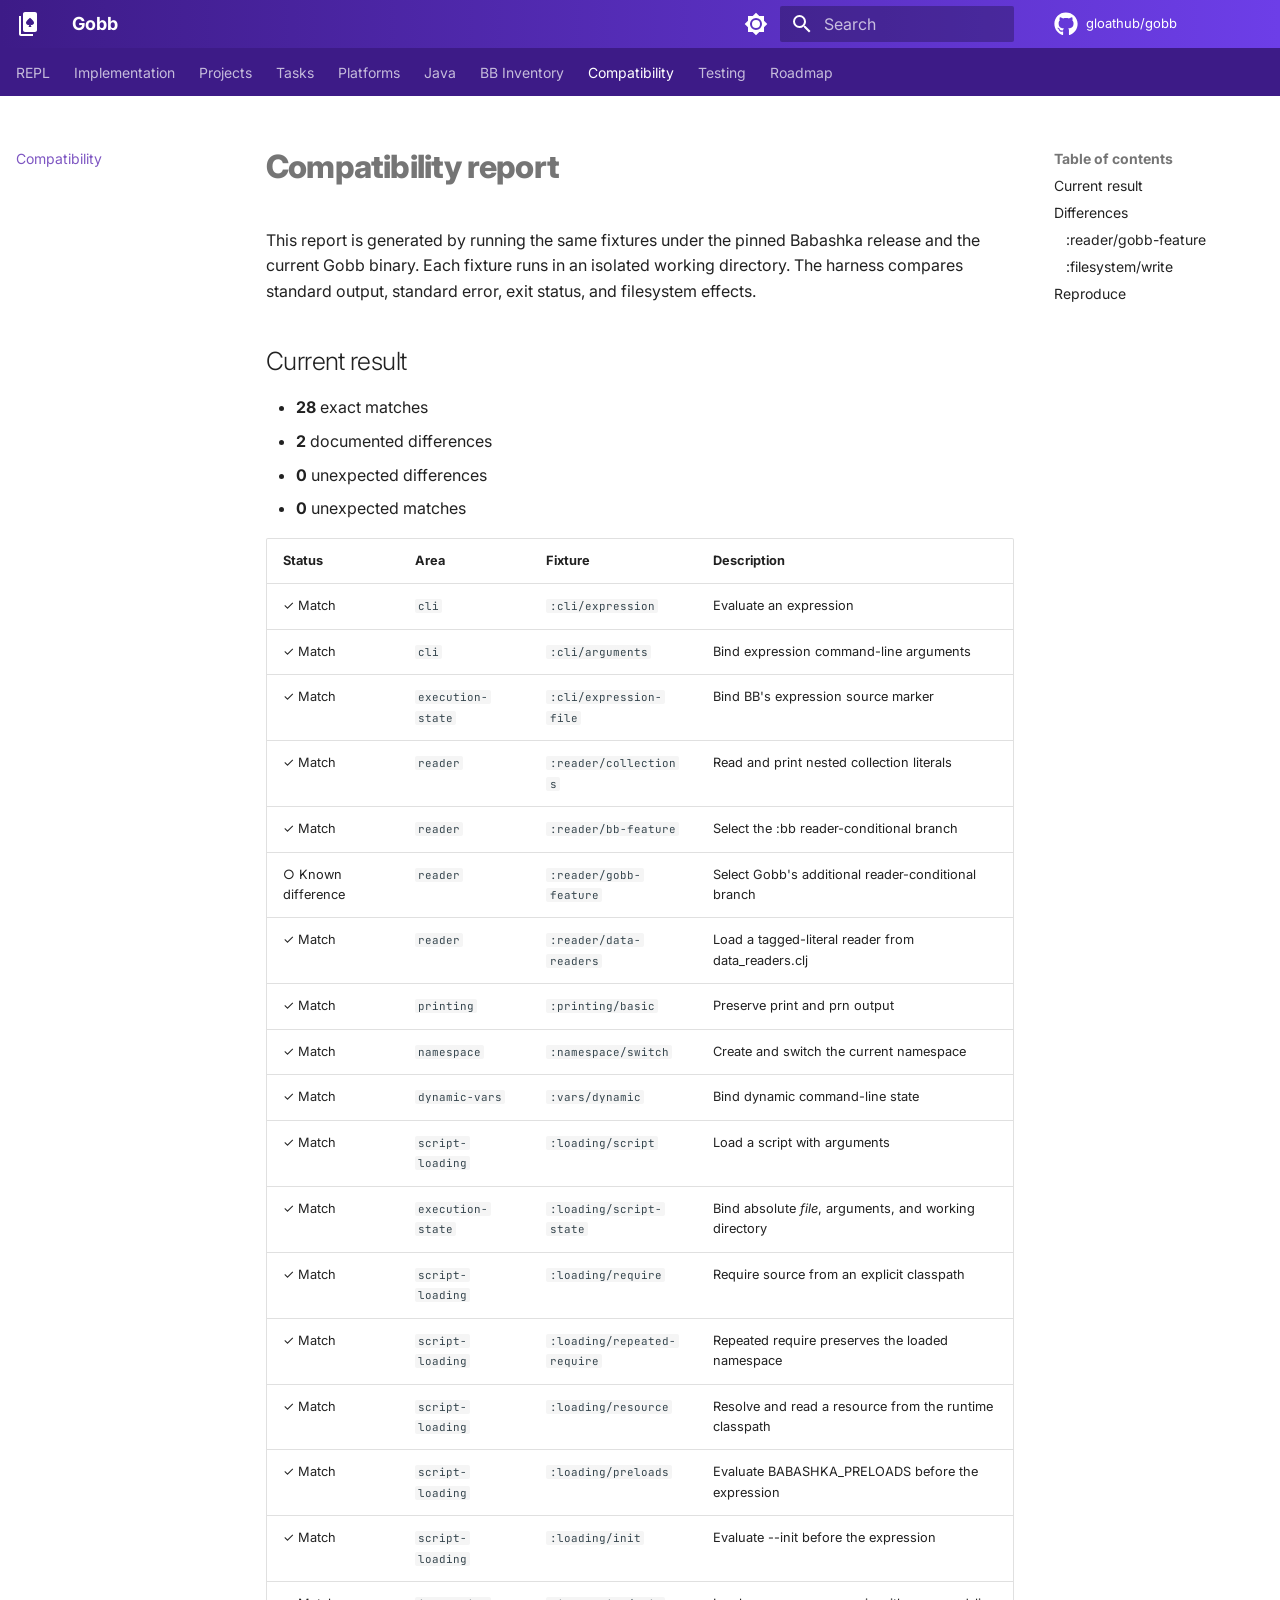
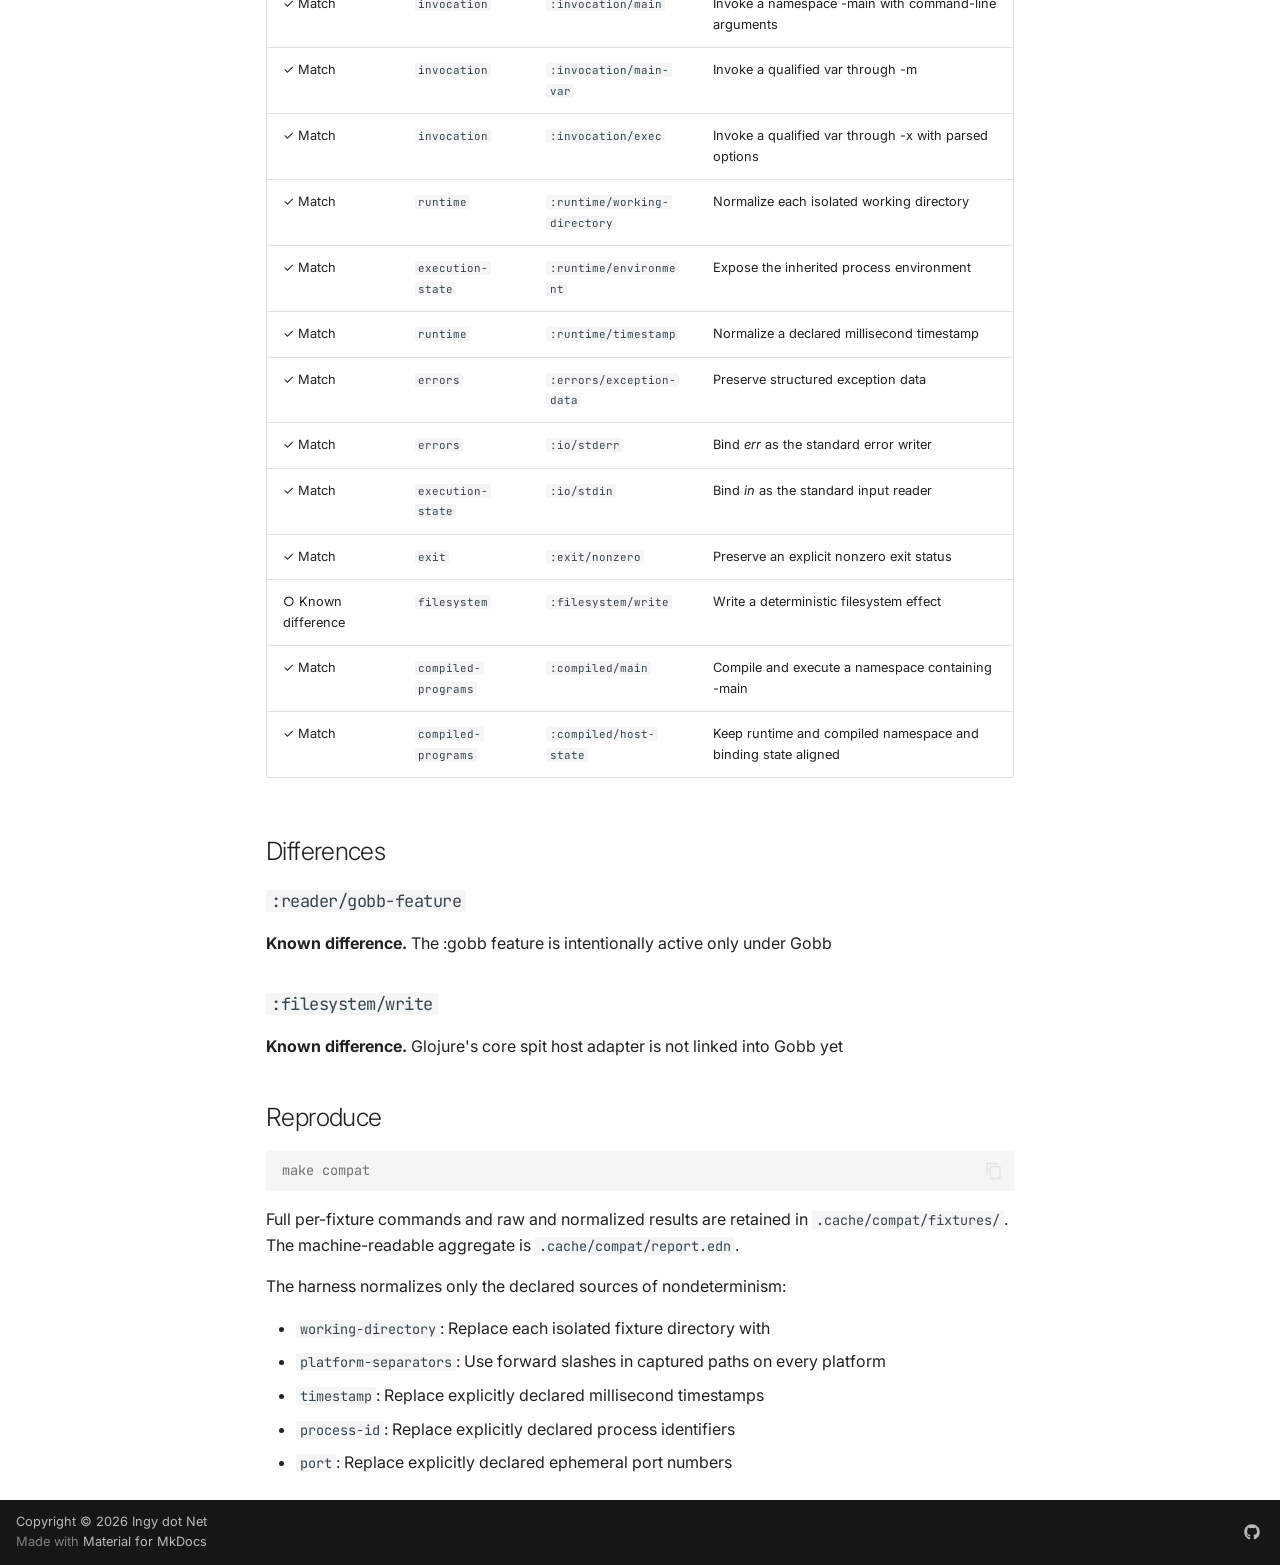
<file: compatibility/index.html>
<!doctype html>
<html lang="en" class="no-js">
  <head>
    
      <meta charset="utf-8">
      <meta name="viewport" content="width=device-width,initial-scale=1">
      
        <meta name="description" content="Differential compatibility results for Gobb and Babashka">
      
      
        <meta name="author" content="Ingy dot Net">
      
      
        <link rel="canonical" href="https://gobb.site/compatibility/">
      
      
        <link rel="prev" href="../inventory/">
      
      
        <link rel="next" href="../testing/">
      
      
        
      
      
      <link rel="icon" href="../img/favicon.svg">
      <meta name="generator" content="mkdocs-1.6.1, mkdocs-material-9.7.6">
    
    
      
        <title>Compatibility - Gobb</title>
      
    
    
      <link rel="stylesheet" href="../assets/stylesheets/main.484c7ddc.min.css">
      
        
        <link rel="stylesheet" href="../assets/stylesheets/palette.ab4e12ef.min.css">
      
      


    
    
      
    
    
      
        
        
        <link rel="preconnect" href="https://fonts.gstatic.com" crossorigin>
        <link rel="stylesheet" href="https://fonts.googleapis.com/css?family=Inter:300,300i,400,400i,700,700i%7CJetBrains+Mono:400,400i,700,700i&display=fallback">
        <style>:root{--md-text-font:"Inter";--md-code-font:"JetBrains Mono"}</style>
      
    
    
      <link rel="stylesheet" href="../css/extra.css">
    
    <script>__md_scope=new URL("..",location),__md_hash=e=>[...e].reduce(((e,_)=>(e<<5)-e+_.charCodeAt(0)),0),__md_get=(e,_=localStorage,t=__md_scope)=>JSON.parse(_.getItem(t.pathname+"."+e)),__md_set=(e,_,t=localStorage,a=__md_scope)=>{try{t.setItem(a.pathname+"."+e,JSON.stringify(_))}catch(e){}}</script>
    
      

    
    
  
<meta property="og:type" content="website" />
<meta property="og:title" content="Compatibility - Gobb" />
<meta property="og:description" content="Differential compatibility results for Gobb and Babashka" />
<meta property="og:image" content="https://gobb.site/assets/images/social/compatibility.png?v=1786044290" />
<meta property="og:image:type" content="image/png" />
<meta property="og:image:width" content="1200" />
<meta property="og:image:height" content="630" />
<meta property="og:url" content="https://gobb.site/compatibility/" />
<meta property="twitter:card" content="summary_large_image" />
<meta property="twitter:title" content="Compatibility - Gobb" />
<meta property="twitter:description" content="Differential compatibility results for Gobb and Babashka" />
<meta property="twitter:image" content="https://gobb.site/assets/images/social/compatibility.png?v=1786044290" />
</head>
  
  
    
    
      
    
    
    
    
    <body dir="ltr" data-md-color-scheme="default" data-md-color-primary="deep-purple" data-md-color-accent="cyan">
  
    
    <input class="md-toggle" data-md-toggle="drawer" type="checkbox" id="__drawer" autocomplete="off">
    <input class="md-toggle" data-md-toggle="search" type="checkbox" id="__search" autocomplete="off">
    <label class="md-overlay" for="__drawer"></label>
    <div data-md-component="skip">
      
        
        <a href="#compatibility-report" class="md-skip">
          Skip to content
        </a>
      
    </div>
    <div data-md-component="announce">
      
    </div>
    
    
      


<header class="md-header" data-md-component="header">
  <nav class="md-header__inner md-grid" aria-label="Header">
    <a href=".." title="Gobb" class="md-header__button md-logo" aria-label="Gobb" data-md-component="logo">
      
  
  <svg xmlns="http://www.w3.org/2000/svg" viewBox="0 0 24 24"><path d="M3 4v18c0 1.1.9 2 2 2h12v-2H5V4zm16-4H9C7.9 0 7 .9 7 2v16c0 1.1.9 2 2 2h10c1.1 0 2-.9 2-2V2c0-1.1-.9-2-2-2m-3.2 13q-.6 0-1.2-.3l.9 2.3h-3l.9-2.3q-.6.3-1.2.3C11 13 10 12 10 10.8c0-1.5 1.4-2.7 3.4-4.6l.6-.5.6.5c2 1.9 3.4 3.1 3.4 4.6 0 1.3-1 2.2-2.2 2.2"/></svg>

    </a>
    <label class="md-header__button md-icon" for="__drawer">
      
      <svg xmlns="http://www.w3.org/2000/svg" viewBox="0 0 24 24"><path d="M3 6h18v2H3zm0 5h18v2H3zm0 5h18v2H3z"/></svg>
    </label>
    <a href=".." title="Gobb" class="md-header__title md-header__home" data-md-component="header-title">
      <div class="md-header__ellipsis">
        <div class="md-header__topic">
          <span class="md-ellipsis">
            Gobb
          </span>
        </div>
        <div class="md-header__topic" data-md-component="header-topic">
          <span class="md-ellipsis">
            
              Compatibility
            
          </span>
        </div>
      </div>
    </a>
    
      
        <form class="md-header__option" data-md-component="palette">
  
    
    
    
    <input class="md-option" data-md-color-media="(prefers-color-scheme: light)" data-md-color-scheme="default" data-md-color-primary="deep-purple" data-md-color-accent="cyan"  aria-label="Switch to dark mode"  type="radio" name="__palette" id="__palette_0">
    
      <label class="md-header__button md-icon" title="Switch to dark mode" for="__palette_1" hidden>
        <svg xmlns="http://www.w3.org/2000/svg" viewBox="0 0 24 24"><path d="M12 8a4 4 0 0 0-4 4 4 4 0 0 0 4 4 4 4 0 0 0 4-4 4 4 0 0 0-4-4m0 10a6 6 0 0 1-6-6 6 6 0 0 1 6-6 6 6 0 0 1 6 6 6 6 0 0 1-6 6m8-9.31V4h-4.69L12 .69 8.69 4H4v4.69L.69 12 4 15.31V20h4.69L12 23.31 15.31 20H20v-4.69L23.31 12z"/></svg>
      </label>
    
  
    
    
    
    <input class="md-option" data-md-color-media="(prefers-color-scheme: dark)" data-md-color-scheme="slate" data-md-color-primary="deep-purple" data-md-color-accent="cyan"  aria-label="Switch to light mode"  type="radio" name="__palette" id="__palette_1">
    
      <label class="md-header__button md-icon" title="Switch to light mode" for="__palette_0" hidden>
        <svg xmlns="http://www.w3.org/2000/svg" viewBox="0 0 24 24"><path d="M12 18c-.89 0-1.74-.2-2.5-.55C11.56 16.5 13 14.42 13 12s-1.44-4.5-3.5-5.45C10.26 6.2 11.11 6 12 6a6 6 0 0 1 6 6 6 6 0 0 1-6 6m8-9.31V4h-4.69L12 .69 8.69 4H4v4.69L.69 12 4 15.31V20h4.69L12 23.31 15.31 20H20v-4.69L23.31 12z"/></svg>
      </label>
    
  
</form>
      
    
    
      <script>var palette=__md_get("__palette");if(palette&&palette.color){if("(prefers-color-scheme)"===palette.color.media){var media=matchMedia("(prefers-color-scheme: light)"),input=document.querySelector(media.matches?"[data-md-color-media='(prefers-color-scheme: light)']":"[data-md-color-media='(prefers-color-scheme: dark)']");palette.color.media=input.getAttribute("data-md-color-media"),palette.color.scheme=input.getAttribute("data-md-color-scheme"),palette.color.primary=input.getAttribute("data-md-color-primary"),palette.color.accent=input.getAttribute("data-md-color-accent")}for(var[key,value]of Object.entries(palette.color))document.body.setAttribute("data-md-color-"+key,value)}</script>
    
    
    
      
      
        <label class="md-header__button md-icon" for="__search">
          
          <svg xmlns="http://www.w3.org/2000/svg" viewBox="0 0 24 24"><path d="M9.5 3A6.5 6.5 0 0 1 16 9.5c0 1.61-.59 3.09-1.56 4.23l.27.27h.79l5 5-1.5 1.5-5-5v-.79l-.27-.27A6.52 6.52 0 0 1 9.5 16 6.5 6.5 0 0 1 3 9.5 6.5 6.5 0 0 1 9.5 3m0 2C7 5 5 7 5 9.5S7 14 9.5 14 14 12 14 9.5 12 5 9.5 5"/></svg>
        </label>
        <div class="md-search" data-md-component="search" role="dialog">
  <label class="md-search__overlay" for="__search"></label>
  <div class="md-search__inner" role="search">
    <form class="md-search__form" name="search">
      <input type="text" class="md-search__input" name="query" aria-label="Search" placeholder="Search" autocapitalize="off" autocorrect="off" autocomplete="off" spellcheck="false" data-md-component="search-query" required>
      <label class="md-search__icon md-icon" for="__search">
        
        <svg xmlns="http://www.w3.org/2000/svg" viewBox="0 0 24 24"><path d="M9.5 3A6.5 6.5 0 0 1 16 9.5c0 1.61-.59 3.09-1.56 4.23l.27.27h.79l5 5-1.5 1.5-5-5v-.79l-.27-.27A6.52 6.52 0 0 1 9.5 16 6.5 6.5 0 0 1 3 9.5 6.5 6.5 0 0 1 9.5 3m0 2C7 5 5 7 5 9.5S7 14 9.5 14 14 12 14 9.5 12 5 9.5 5"/></svg>
        
        <svg xmlns="http://www.w3.org/2000/svg" viewBox="0 0 24 24"><path d="M20 11v2H8l5.5 5.5-1.42 1.42L4.16 12l7.92-7.92L13.5 5.5 8 11z"/></svg>
      </label>
      <nav class="md-search__options" aria-label="Search">
        
        <button type="reset" class="md-search__icon md-icon" title="Clear" aria-label="Clear" tabindex="-1">
          
          <svg xmlns="http://www.w3.org/2000/svg" viewBox="0 0 24 24"><path d="M19 6.41 17.59 5 12 10.59 6.41 5 5 6.41 10.59 12 5 17.59 6.41 19 12 13.41 17.59 19 19 17.59 13.41 12z"/></svg>
        </button>
      </nav>
      
        <div class="md-search__suggest" data-md-component="search-suggest"></div>
      
    </form>
    <div class="md-search__output">
      <div class="md-search__scrollwrap" tabindex="0" data-md-scrollfix>
        <div class="md-search-result" data-md-component="search-result">
          <div class="md-search-result__meta">
            Initializing search
          </div>
          <ol class="md-search-result__list" role="presentation"></ol>
        </div>
      </div>
    </div>
  </div>
</div>
      
    
    
      <div class="md-header__source">
        <a href="https://github.com/gloathub/gobb" title="Go to repository" class="md-source" data-md-component="source">
  <div class="md-source__icon md-icon">
    
    <svg xmlns="http://www.w3.org/2000/svg" viewBox="0 0 512 512"><!--! Font Awesome Free 7.1.0 by @fontawesome - https://fontawesome.com License - https://fontawesome.com/license/free (Icons: CC BY 4.0, Fonts: SIL OFL 1.1, Code: MIT License) Copyright 2025 Fonticons, Inc.--><path d="M173.9 397.4c0 2-2.3 3.6-5.2 3.6-3.3.3-5.6-1.3-5.6-3.6 0-2 2.3-3.6 5.2-3.6 3-.3 5.6 1.3 5.6 3.6m-31.1-4.5c-.7 2 1.3 4.3 4.3 4.9 2.6 1 5.6 0 6.2-2s-1.3-4.3-4.3-5.2c-2.6-.7-5.5.3-6.2 2.3m44.2-1.7c-2.9.7-4.9 2.6-4.6 4.9.3 2 2.9 3.3 5.9 2.6 2.9-.7 4.9-2.6 4.6-4.6-.3-1.9-3-3.2-5.9-2.9M252.8 8C114.1 8 8 113.3 8 252c0 110.9 69.8 205.8 169.5 239.2 12.8 2.3 17.3-5.6 17.3-12.1 0-6.2-.3-40.4-.3-61.4 0 0-70 15-84.7-29.8 0 0-11.4-29.1-27.8-36.6 0 0-22.9-15.7 1.6-15.4 0 0 24.9 2 38.6 25.8 21.9 38.6 58.6 27.5 72.9 20.9 2.3-16 8.8-27.1 16-33.7-55.9-6.2-112.3-14.3-112.3-110.5 0-27.5 7.6-41.3 23.6-58.9-2.6-6.5-11.1-33.3 2.6-67.9 20.9-6.5 69 27 69 27 20-5.6 41.5-8.5 62.8-8.5s42.8 2.9 62.8 8.5c0 0 48.1-33.6 69-27 13.7 34.7 5.2 61.4 2.6 67.9 16 17.7 25.8 31.5 25.8 58.9 0 96.5-58.9 104.2-114.8 110.5 9.2 7.9 17 22.9 17 46.4 0 33.7-.3 75.4-.3 83.6 0 6.5 4.6 14.4 17.3 12.1C436.2 457.8 504 362.9 504 252 504 113.3 391.5 8 252.8 8M105.2 352.9c-1.3 1-1 3.3.7 5.2 1.6 1.6 3.9 2.3 5.2 1 1.3-1 1-3.3-.7-5.2-1.6-1.6-3.9-2.3-5.2-1m-10.8-8.1c-.7 1.3.3 2.9 2.3 3.9 1.6 1 3.6.7 4.3-.7.7-1.3-.3-2.9-2.3-3.9-2-.6-3.6-.3-4.3.7m32.4 35.6c-1.6 1.3-1 4.3 1.3 6.2 2.3 2.3 5.2 2.6 6.5 1 1.3-1.3.7-4.3-1.3-6.2-2.2-2.3-5.2-2.6-6.5-1m-11.4-14.7c-1.6 1-1.6 3.6 0 5.9s4.3 3.3 5.6 2.3c1.6-1.3 1.6-3.9 0-6.2-1.4-2.3-4-3.3-5.6-2"/></svg>
  </div>
  <div class="md-source__repository">
    gloathub/gobb
  </div>
</a>
      </div>
    
  </nav>
  
</header>
    
    <div class="md-container" data-md-component="container">
      
      
        
          
            
<nav class="md-tabs" aria-label="Tabs" data-md-component="tabs">
  <div class="md-grid">
    <ul class="md-tabs__list">
      
        
  
  
  
  
    <li class="md-tabs__item">
      <a href=".." class="md-tabs__link">
        
  
  
    
  
  Gobb

      </a>
    </li>
  

      
        
  
  
  
  
    <li class="md-tabs__item">
      <a href="../repl/" class="md-tabs__link">
        
  
  
    
  
  REPL

      </a>
    </li>
  

      
        
  
  
  
  
    <li class="md-tabs__item">
      <a href="../implementation/" class="md-tabs__link">
        
  
  
    
  
  Implementation

      </a>
    </li>
  

      
        
  
  
  
  
    <li class="md-tabs__item">
      <a href="../projects/" class="md-tabs__link">
        
  
  
    
  
  Projects

      </a>
    </li>
  

      
        
  
  
  
  
    <li class="md-tabs__item">
      <a href="../tasks/" class="md-tabs__link">
        
  
  
    
  
  Tasks

      </a>
    </li>
  

      
        
  
  
  
  
    <li class="md-tabs__item">
      <a href="../platforms/" class="md-tabs__link">
        
  
  
    
  
  Platforms

      </a>
    </li>
  

      
        
  
  
  
  
    <li class="md-tabs__item">
      <a href="../java-compatibility/" class="md-tabs__link">
        
  
  
    
  
  Java

      </a>
    </li>
  

      
        
  
  
  
  
    <li class="md-tabs__item">
      <a href="../inventory/" class="md-tabs__link">
        
  
  
    
  
  BB Inventory

      </a>
    </li>
  

      
        
  
  
  
    
  
  
    <li class="md-tabs__item md-tabs__item--active">
      <a href="./" class="md-tabs__link">
        
  
  
    
  
  Compatibility

      </a>
    </li>
  

      
        
  
  
  
  
    <li class="md-tabs__item">
      <a href="../testing/" class="md-tabs__link">
        
  
  
    
  
  Testing

      </a>
    </li>
  

      
        
  
  
  
  
    <li class="md-tabs__item">
      <a href="../roadmap/" class="md-tabs__link">
        
  
  
    
  
  Roadmap

      </a>
    </li>
  

      
    </ul>
  </div>
</nav>
          
        
      
      <main class="md-main" data-md-component="main">
        <div class="md-main__inner md-grid">
          
            
              
              <div class="md-sidebar md-sidebar--primary" data-md-component="sidebar" data-md-type="navigation" >
                <div class="md-sidebar__scrollwrap">
                  <div class="md-sidebar__inner">
                    


  


<nav class="md-nav md-nav--primary md-nav--lifted" aria-label="Navigation" data-md-level="0">
  <label class="md-nav__title" for="__drawer">
    <a href=".." title="Gobb" class="md-nav__button md-logo" aria-label="Gobb" data-md-component="logo">
      
  
  <svg xmlns="http://www.w3.org/2000/svg" viewBox="0 0 24 24"><path d="M3 4v18c0 1.1.9 2 2 2h12v-2H5V4zm16-4H9C7.9 0 7 .9 7 2v16c0 1.1.9 2 2 2h10c1.1 0 2-.9 2-2V2c0-1.1-.9-2-2-2m-3.2 13q-.6 0-1.2-.3l.9 2.3h-3l.9-2.3q-.6.3-1.2.3C11 13 10 12 10 10.8c0-1.5 1.4-2.7 3.4-4.6l.6-.5.6.5c2 1.9 3.4 3.1 3.4 4.6 0 1.3-1 2.2-2.2 2.2"/></svg>

    </a>
    Gobb
  </label>
  
    <div class="md-nav__source">
      <a href="https://github.com/gloathub/gobb" title="Go to repository" class="md-source" data-md-component="source">
  <div class="md-source__icon md-icon">
    
    <svg xmlns="http://www.w3.org/2000/svg" viewBox="0 0 512 512"><!--! Font Awesome Free 7.1.0 by @fontawesome - https://fontawesome.com License - https://fontawesome.com/license/free (Icons: CC BY 4.0, Fonts: SIL OFL 1.1, Code: MIT License) Copyright 2025 Fonticons, Inc.--><path d="M173.9 397.4c0 2-2.3 3.6-5.2 3.6-3.3.3-5.6-1.3-5.6-3.6 0-2 2.3-3.6 5.2-3.6 3-.3 5.6 1.3 5.6 3.6m-31.1-4.5c-.7 2 1.3 4.3 4.3 4.9 2.6 1 5.6 0 6.2-2s-1.3-4.3-4.3-5.2c-2.6-.7-5.5.3-6.2 2.3m44.2-1.7c-2.9.7-4.9 2.6-4.6 4.9.3 2 2.9 3.3 5.9 2.6 2.9-.7 4.9-2.6 4.6-4.6-.3-1.9-3-3.2-5.9-2.9M252.8 8C114.1 8 8 113.3 8 252c0 110.9 69.8 205.8 169.5 239.2 12.8 2.3 17.3-5.6 17.3-12.1 0-6.2-.3-40.4-.3-61.4 0 0-70 15-84.7-29.8 0 0-11.4-29.1-27.8-36.6 0 0-22.9-15.7 1.6-15.4 0 0 24.9 2 38.6 25.8 21.9 38.6 58.6 27.5 72.9 20.9 2.3-16 8.8-27.1 16-33.7-55.9-6.2-112.3-14.3-112.3-110.5 0-27.5 7.6-41.3 23.6-58.9-2.6-6.5-11.1-33.3 2.6-67.9 20.9-6.5 69 27 69 27 20-5.6 41.5-8.5 62.8-8.5s42.8 2.9 62.8 8.5c0 0 48.1-33.6 69-27 13.7 34.7 5.2 61.4 2.6 67.9 16 17.7 25.8 31.5 25.8 58.9 0 96.5-58.9 104.2-114.8 110.5 9.2 7.9 17 22.9 17 46.4 0 33.7-.3 75.4-.3 83.6 0 6.5 4.6 14.4 17.3 12.1C436.2 457.8 504 362.9 504 252 504 113.3 391.5 8 252.8 8M105.2 352.9c-1.3 1-1 3.3.7 5.2 1.6 1.6 3.9 2.3 5.2 1 1.3-1 1-3.3-.7-5.2-1.6-1.6-3.9-2.3-5.2-1m-10.8-8.1c-.7 1.3.3 2.9 2.3 3.9 1.6 1 3.6.7 4.3-.7.7-1.3-.3-2.9-2.3-3.9-2-.6-3.6-.3-4.3.7m32.4 35.6c-1.6 1.3-1 4.3 1.3 6.2 2.3 2.3 5.2 2.6 6.5 1 1.3-1.3.7-4.3-1.3-6.2-2.2-2.3-5.2-2.6-6.5-1m-11.4-14.7c-1.6 1-1.6 3.6 0 5.9s4.3 3.3 5.6 2.3c1.6-1.3 1.6-3.9 0-6.2-1.4-2.3-4-3.3-5.6-2"/></svg>
  </div>
  <div class="md-source__repository">
    gloathub/gobb
  </div>
</a>
    </div>
  
  <ul class="md-nav__list" data-md-scrollfix>
    
      
      
  
  
  
  
    <li class="md-nav__item">
      <a href=".." class="md-nav__link">
        
  
  
  <span class="md-ellipsis">
    
  
    Gobb
  

    
  </span>
  
  

      </a>
    </li>
  

    
      
      
  
  
  
  
    <li class="md-nav__item">
      <a href="../repl/" class="md-nav__link">
        
  
  
  <span class="md-ellipsis">
    
  
    REPL
  

    
  </span>
  
  

      </a>
    </li>
  

    
      
      
  
  
  
  
    <li class="md-nav__item">
      <a href="../implementation/" class="md-nav__link">
        
  
  
  <span class="md-ellipsis">
    
  
    Implementation
  

    
  </span>
  
  

      </a>
    </li>
  

    
      
      
  
  
  
  
    <li class="md-nav__item">
      <a href="../projects/" class="md-nav__link">
        
  
  
  <span class="md-ellipsis">
    
  
    Projects
  

    
  </span>
  
  

      </a>
    </li>
  

    
      
      
  
  
  
  
    <li class="md-nav__item">
      <a href="../tasks/" class="md-nav__link">
        
  
  
  <span class="md-ellipsis">
    
  
    Tasks
  

    
  </span>
  
  

      </a>
    </li>
  

    
      
      
  
  
  
  
    <li class="md-nav__item">
      <a href="../platforms/" class="md-nav__link">
        
  
  
  <span class="md-ellipsis">
    
  
    Platforms
  

    
  </span>
  
  

      </a>
    </li>
  

    
      
      
  
  
  
  
    <li class="md-nav__item">
      <a href="../java-compatibility/" class="md-nav__link">
        
  
  
  <span class="md-ellipsis">
    
  
    Java
  

    
  </span>
  
  

      </a>
    </li>
  

    
      
      
  
  
  
  
    <li class="md-nav__item">
      <a href="../inventory/" class="md-nav__link">
        
  
  
  <span class="md-ellipsis">
    
  
    BB Inventory
  

    
  </span>
  
  

      </a>
    </li>
  

    
      
      
  
  
    
  
  
  
    <li class="md-nav__item md-nav__item--active">
      
      <input class="md-nav__toggle md-toggle" type="checkbox" id="__toc">
      
      
        
      
      
        <label class="md-nav__link md-nav__link--active" for="__toc">
          
  
  
  <span class="md-ellipsis">
    
  
    Compatibility
  

    
  </span>
  
  

          <span class="md-nav__icon md-icon"></span>
        </label>
      
      <a href="./" class="md-nav__link md-nav__link--active">
        
  
  
  <span class="md-ellipsis">
    
  
    Compatibility
  

    
  </span>
  
  

      </a>
      
        

<nav class="md-nav md-nav--secondary" aria-label="Table of contents">
  
  
  
    
  
  
    <label class="md-nav__title" for="__toc">
      <span class="md-nav__icon md-icon"></span>
      Table of contents
    </label>
    <ul class="md-nav__list" data-md-component="toc" data-md-scrollfix>
      
        <li class="md-nav__item">
  <a href="#current-result" class="md-nav__link">
    <span class="md-ellipsis">
      
        Current result
      
    </span>
  </a>
  
</li>
      
        <li class="md-nav__item">
  <a href="#differences" class="md-nav__link">
    <span class="md-ellipsis">
      
        Differences
      
    </span>
  </a>
  
    <nav class="md-nav" aria-label="Differences">
      <ul class="md-nav__list">
        
          <li class="md-nav__item">
  <a href="#readergobb-feature" class="md-nav__link">
    <span class="md-ellipsis">
      
        :reader/gobb-feature
      
    </span>
  </a>
  
</li>
        
          <li class="md-nav__item">
  <a href="#filesystemwrite" class="md-nav__link">
    <span class="md-ellipsis">
      
        :filesystem/write
      
    </span>
  </a>
  
</li>
        
      </ul>
    </nav>
  
</li>
      
        <li class="md-nav__item">
  <a href="#reproduce" class="md-nav__link">
    <span class="md-ellipsis">
      
        Reproduce
      
    </span>
  </a>
  
</li>
      
    </ul>
  
</nav>
      
    </li>
  

    
      
      
  
  
  
  
    <li class="md-nav__item">
      <a href="../testing/" class="md-nav__link">
        
  
  
  <span class="md-ellipsis">
    
  
    Testing
  

    
  </span>
  
  

      </a>
    </li>
  

    
      
      
  
  
  
  
    <li class="md-nav__item">
      <a href="../roadmap/" class="md-nav__link">
        
  
  
  <span class="md-ellipsis">
    
  
    Roadmap
  

    
  </span>
  
  

      </a>
    </li>
  

    
  </ul>
</nav>
                  </div>
                </div>
              </div>
            
            
              
              <div class="md-sidebar md-sidebar--secondary" data-md-component="sidebar" data-md-type="toc" >
                <div class="md-sidebar__scrollwrap">
                  <div class="md-sidebar__inner">
                    

<nav class="md-nav md-nav--secondary" aria-label="Table of contents">
  
  
  
    
  
  
    <label class="md-nav__title" for="__toc">
      <span class="md-nav__icon md-icon"></span>
      Table of contents
    </label>
    <ul class="md-nav__list" data-md-component="toc" data-md-scrollfix>
      
        <li class="md-nav__item">
  <a href="#current-result" class="md-nav__link">
    <span class="md-ellipsis">
      
        Current result
      
    </span>
  </a>
  
</li>
      
        <li class="md-nav__item">
  <a href="#differences" class="md-nav__link">
    <span class="md-ellipsis">
      
        Differences
      
    </span>
  </a>
  
    <nav class="md-nav" aria-label="Differences">
      <ul class="md-nav__list">
        
          <li class="md-nav__item">
  <a href="#readergobb-feature" class="md-nav__link">
    <span class="md-ellipsis">
      
        :reader/gobb-feature
      
    </span>
  </a>
  
</li>
        
          <li class="md-nav__item">
  <a href="#filesystemwrite" class="md-nav__link">
    <span class="md-ellipsis">
      
        :filesystem/write
      
    </span>
  </a>
  
</li>
        
      </ul>
    </nav>
  
</li>
      
        <li class="md-nav__item">
  <a href="#reproduce" class="md-nav__link">
    <span class="md-ellipsis">
      
        Reproduce
      
    </span>
  </a>
  
</li>
      
    </ul>
  
</nav>
                  </div>
                </div>
              </div>
            
          
          
            <div class="md-content" data-md-component="content">
              
              <article class="md-content__inner md-typeset">
                
                  


  
  


<h1 id="compatibility-report">Compatibility report<a class="headerlink" href="#compatibility-report" title="Permanent link">&para;</a></h1>
<p>This report is generated by running the same fixtures under the pinned Babashka release and the current Gobb binary. Each fixture runs in an isolated working directory. The harness compares standard output, standard error, exit status, and filesystem effects.</p>
<h2 id="current-result">Current result<a class="headerlink" href="#current-result" title="Permanent link">&para;</a></h2>
<div class="compat-summary">
<ul>
<li><strong>28</strong> exact matches</li>
<li><strong>2</strong> documented differences</li>
<li><strong>0</strong> unexpected differences</li>
<li><strong>0</strong> unexpected matches</li>
</ul>
</div>
<table>
<thead>
<tr>
<th>Status</th>
<th>Area</th>
<th>Fixture</th>
<th>Description</th>
</tr>
</thead>
<tbody>
<tr>
<td>✓ Match</td>
<td><code>cli</code></td>
<td><code>:cli/expression</code></td>
<td>Evaluate an expression</td>
</tr>
<tr>
<td>✓ Match</td>
<td><code>cli</code></td>
<td><code>:cli/arguments</code></td>
<td>Bind expression command-line arguments</td>
</tr>
<tr>
<td>✓ Match</td>
<td><code>execution-state</code></td>
<td><code>:cli/expression-file</code></td>
<td>Bind BB's expression source marker</td>
</tr>
<tr>
<td>✓ Match</td>
<td><code>reader</code></td>
<td><code>:reader/collections</code></td>
<td>Read and print nested collection literals</td>
</tr>
<tr>
<td>✓ Match</td>
<td><code>reader</code></td>
<td><code>:reader/bb-feature</code></td>
<td>Select the :bb reader-conditional branch</td>
</tr>
<tr>
<td>○ Known difference</td>
<td><code>reader</code></td>
<td><code>:reader/gobb-feature</code></td>
<td>Select Gobb's additional reader-conditional branch</td>
</tr>
<tr>
<td>✓ Match</td>
<td><code>reader</code></td>
<td><code>:reader/data-readers</code></td>
<td>Load a tagged-literal reader from data_readers.clj</td>
</tr>
<tr>
<td>✓ Match</td>
<td><code>printing</code></td>
<td><code>:printing/basic</code></td>
<td>Preserve print and prn output</td>
</tr>
<tr>
<td>✓ Match</td>
<td><code>namespace</code></td>
<td><code>:namespace/switch</code></td>
<td>Create and switch the current namespace</td>
</tr>
<tr>
<td>✓ Match</td>
<td><code>dynamic-vars</code></td>
<td><code>:vars/dynamic</code></td>
<td>Bind dynamic command-line state</td>
</tr>
<tr>
<td>✓ Match</td>
<td><code>script-loading</code></td>
<td><code>:loading/script</code></td>
<td>Load a script with arguments</td>
</tr>
<tr>
<td>✓ Match</td>
<td><code>execution-state</code></td>
<td><code>:loading/script-state</code></td>
<td>Bind absolute <em>file</em>, arguments, and working directory</td>
</tr>
<tr>
<td>✓ Match</td>
<td><code>script-loading</code></td>
<td><code>:loading/require</code></td>
<td>Require source from an explicit classpath</td>
</tr>
<tr>
<td>✓ Match</td>
<td><code>script-loading</code></td>
<td><code>:loading/repeated-require</code></td>
<td>Repeated require preserves the loaded namespace</td>
</tr>
<tr>
<td>✓ Match</td>
<td><code>script-loading</code></td>
<td><code>:loading/resource</code></td>
<td>Resolve and read a resource from the runtime classpath</td>
</tr>
<tr>
<td>✓ Match</td>
<td><code>script-loading</code></td>
<td><code>:loading/preloads</code></td>
<td>Evaluate BABASHKA_PRELOADS before the expression</td>
</tr>
<tr>
<td>✓ Match</td>
<td><code>script-loading</code></td>
<td><code>:loading/init</code></td>
<td>Evaluate --init before the expression</td>
</tr>
<tr>
<td>✓ Match</td>
<td><code>invocation</code></td>
<td><code>:invocation/main</code></td>
<td>Invoke a namespace -main with command-line arguments</td>
</tr>
<tr>
<td>✓ Match</td>
<td><code>invocation</code></td>
<td><code>:invocation/main-var</code></td>
<td>Invoke a qualified var through -m</td>
</tr>
<tr>
<td>✓ Match</td>
<td><code>invocation</code></td>
<td><code>:invocation/exec</code></td>
<td>Invoke a qualified var through -x with parsed options</td>
</tr>
<tr>
<td>✓ Match</td>
<td><code>runtime</code></td>
<td><code>:runtime/working-directory</code></td>
<td>Normalize each isolated working directory</td>
</tr>
<tr>
<td>✓ Match</td>
<td><code>execution-state</code></td>
<td><code>:runtime/environment</code></td>
<td>Expose the inherited process environment</td>
</tr>
<tr>
<td>✓ Match</td>
<td><code>runtime</code></td>
<td><code>:runtime/timestamp</code></td>
<td>Normalize a declared millisecond timestamp</td>
</tr>
<tr>
<td>✓ Match</td>
<td><code>errors</code></td>
<td><code>:errors/exception-data</code></td>
<td>Preserve structured exception data</td>
</tr>
<tr>
<td>✓ Match</td>
<td><code>errors</code></td>
<td><code>:io/stderr</code></td>
<td>Bind <em>err</em> as the standard error writer</td>
</tr>
<tr>
<td>✓ Match</td>
<td><code>execution-state</code></td>
<td><code>:io/stdin</code></td>
<td>Bind <em>in</em> as the standard input reader</td>
</tr>
<tr>
<td>✓ Match</td>
<td><code>exit</code></td>
<td><code>:exit/nonzero</code></td>
<td>Preserve an explicit nonzero exit status</td>
</tr>
<tr>
<td>○ Known difference</td>
<td><code>filesystem</code></td>
<td><code>:filesystem/write</code></td>
<td>Write a deterministic filesystem effect</td>
</tr>
<tr>
<td>✓ Match</td>
<td><code>compiled-programs</code></td>
<td><code>:compiled/main</code></td>
<td>Compile and execute a namespace containing -main</td>
</tr>
<tr>
<td>✓ Match</td>
<td><code>compiled-programs</code></td>
<td><code>:compiled/host-state</code></td>
<td>Keep runtime and compiled namespace and binding state aligned</td>
</tr>
</tbody>
</table>
<h2 id="differences">Differences<a class="headerlink" href="#differences" title="Permanent link">&para;</a></h2>
<h3 id="readergobb-feature"><code>:reader/gobb-feature</code><a class="headerlink" href="#readergobb-feature" title="Permanent link">&para;</a></h3>
<p><strong>Known difference.</strong> The :gobb feature is intentionally active only under Gobb</p>
<h3 id="filesystemwrite"><code>:filesystem/write</code><a class="headerlink" href="#filesystemwrite" title="Permanent link">&para;</a></h3>
<p><strong>Known difference.</strong> Glojure's core spit host adapter is not linked into Gobb yet</p>
<h2 id="reproduce">Reproduce<a class="headerlink" href="#reproduce" title="Permanent link">&para;</a></h2>
<div class="language-console highlight"><pre><span></span><code><span id="__span-0-1"><a id="__codelineno-0-1" name="__codelineno-0-1" href="#__codelineno-0-1"></a><span class="go">make compat</span>
</span></code></pre></div>
<p>Full per-fixture commands and raw and normalized results are retained in <code>.cache/compat/fixtures/</code>. The machine-readable aggregate is <code>.cache/compat/report.edn</code>.</p>
<p>The harness normalizes only the declared sources of nondeterminism:</p>
<ul>
<li><code>working-directory</code>: Replace each isolated fixture directory with <WORKDIR></li>
<li><code>platform-separators</code>: Use forward slashes in captured paths on every platform</li>
<li><code>timestamp</code>: Replace explicitly declared millisecond timestamps</li>
<li><code>process-id</code>: Replace explicitly declared process identifiers</li>
<li><code>port</code>: Replace explicitly declared ephemeral port numbers</li>
</ul>







  
  






                
              </article>
            </div>
          
          
<script>var target=document.getElementById(location.hash.slice(1));target&&target.name&&(target.checked=target.name.startsWith("__tabbed_"))</script>
        </div>
        
          <button type="button" class="md-top md-icon" data-md-component="top" hidden>
  
  <svg xmlns="http://www.w3.org/2000/svg" viewBox="0 0 24 24"><path d="M13 20h-2V8l-5.5 5.5-1.42-1.42L12 4.16l7.92 7.92-1.42 1.42L13 8z"/></svg>
  Back to top
</button>
        
      </main>
      
        <footer class="md-footer">
  
  <div class="md-footer-meta md-typeset">
    <div class="md-footer-meta__inner md-grid">
      <div class="md-copyright">
  
    <div class="md-copyright__highlight">
      Copyright &copy; 2026 Ingy dot Net
    </div>
  
  
    Made with
    <a href="https://squidfunk.github.io/mkdocs-material/" target="_blank" rel="noopener">
      Material for MkDocs
    </a>
  
</div>
      
        
<div class="md-social">
  
    
    
    
    
    <a href="https://github.com/gloathub/gobb" target="_blank" rel="noopener" title="Gobb on GitHub" class="md-social__link">
      <svg xmlns="http://www.w3.org/2000/svg" viewBox="0 0 512 512"><!--! Font Awesome Free 7.1.0 by @fontawesome - https://fontawesome.com License - https://fontawesome.com/license/free (Icons: CC BY 4.0, Fonts: SIL OFL 1.1, Code: MIT License) Copyright 2025 Fonticons, Inc.--><path d="M173.9 397.4c0 2-2.3 3.6-5.2 3.6-3.3.3-5.6-1.3-5.6-3.6 0-2 2.3-3.6 5.2-3.6 3-.3 5.6 1.3 5.6 3.6m-31.1-4.5c-.7 2 1.3 4.3 4.3 4.9 2.6 1 5.6 0 6.2-2s-1.3-4.3-4.3-5.2c-2.6-.7-5.5.3-6.2 2.3m44.2-1.7c-2.9.7-4.9 2.6-4.6 4.9.3 2 2.9 3.3 5.9 2.6 2.9-.7 4.9-2.6 4.6-4.6-.3-1.9-3-3.2-5.9-2.9M252.8 8C114.1 8 8 113.3 8 252c0 110.9 69.8 205.8 169.5 239.2 12.8 2.3 17.3-5.6 17.3-12.1 0-6.2-.3-40.4-.3-61.4 0 0-70 15-84.7-29.8 0 0-11.4-29.1-27.8-36.6 0 0-22.9-15.7 1.6-15.4 0 0 24.9 2 38.6 25.8 21.9 38.6 58.6 27.5 72.9 20.9 2.3-16 8.8-27.1 16-33.7-55.9-6.2-112.3-14.3-112.3-110.5 0-27.5 7.6-41.3 23.6-58.9-2.6-6.5-11.1-33.3 2.6-67.9 20.9-6.5 69 27 69 27 20-5.6 41.5-8.5 62.8-8.5s42.8 2.9 62.8 8.5c0 0 48.1-33.6 69-27 13.7 34.7 5.2 61.4 2.6 67.9 16 17.7 25.8 31.5 25.8 58.9 0 96.5-58.9 104.2-114.8 110.5 9.2 7.9 17 22.9 17 46.4 0 33.7-.3 75.4-.3 83.6 0 6.5 4.6 14.4 17.3 12.1C436.2 457.8 504 362.9 504 252 504 113.3 391.5 8 252.8 8M105.2 352.9c-1.3 1-1 3.3.7 5.2 1.6 1.6 3.9 2.3 5.2 1 1.3-1 1-3.3-.7-5.2-1.6-1.6-3.9-2.3-5.2-1m-10.8-8.1c-.7 1.3.3 2.9 2.3 3.9 1.6 1 3.6.7 4.3-.7.7-1.3-.3-2.9-2.3-3.9-2-.6-3.6-.3-4.3.7m32.4 35.6c-1.6 1.3-1 4.3 1.3 6.2 2.3 2.3 5.2 2.6 6.5 1 1.3-1.3.7-4.3-1.3-6.2-2.2-2.3-5.2-2.6-6.5-1m-11.4-14.7c-1.6 1-1.6 3.6 0 5.9s4.3 3.3 5.6 2.3c1.6-1.3 1.6-3.9 0-6.2-1.4-2.3-4-3.3-5.6-2"/></svg>
    </a>
  
</div>
      
    </div>
  </div>
</footer>
      
    </div>
    <div class="md-dialog" data-md-component="dialog">
      <div class="md-dialog__inner md-typeset"></div>
    </div>
    
    
    
      
      
      <script id="__config" type="application/json">{"annotate": null, "base": "..", "features": ["navigation.instant", "navigation.tracking", "navigation.tabs", "navigation.sections", "navigation.top", "search.suggest", "search.highlight", "content.code.copy", "content.code.annotate"], "search": "../assets/javascripts/workers/search.2c215733.min.js", "tags": null, "translations": {"clipboard.copied": "Copied to clipboard", "clipboard.copy": "Copy to clipboard", "search.result.more.one": "1 more on this page", "search.result.more.other": "# more on this page", "search.result.none": "No matching documents", "search.result.one": "1 matching document", "search.result.other": "# matching documents", "search.result.placeholder": "Type to start searching", "search.result.term.missing": "Missing", "select.version": "Select version"}, "version": null}</script>
    
    
      <script src="../assets/javascripts/bundle.79ae519e.min.js"></script>
      
        <script src="../javascripts/external-links.js"></script>
      
        <script src="../javascripts/repl.js"></script>
      
    
  </body>
</html>
</file>
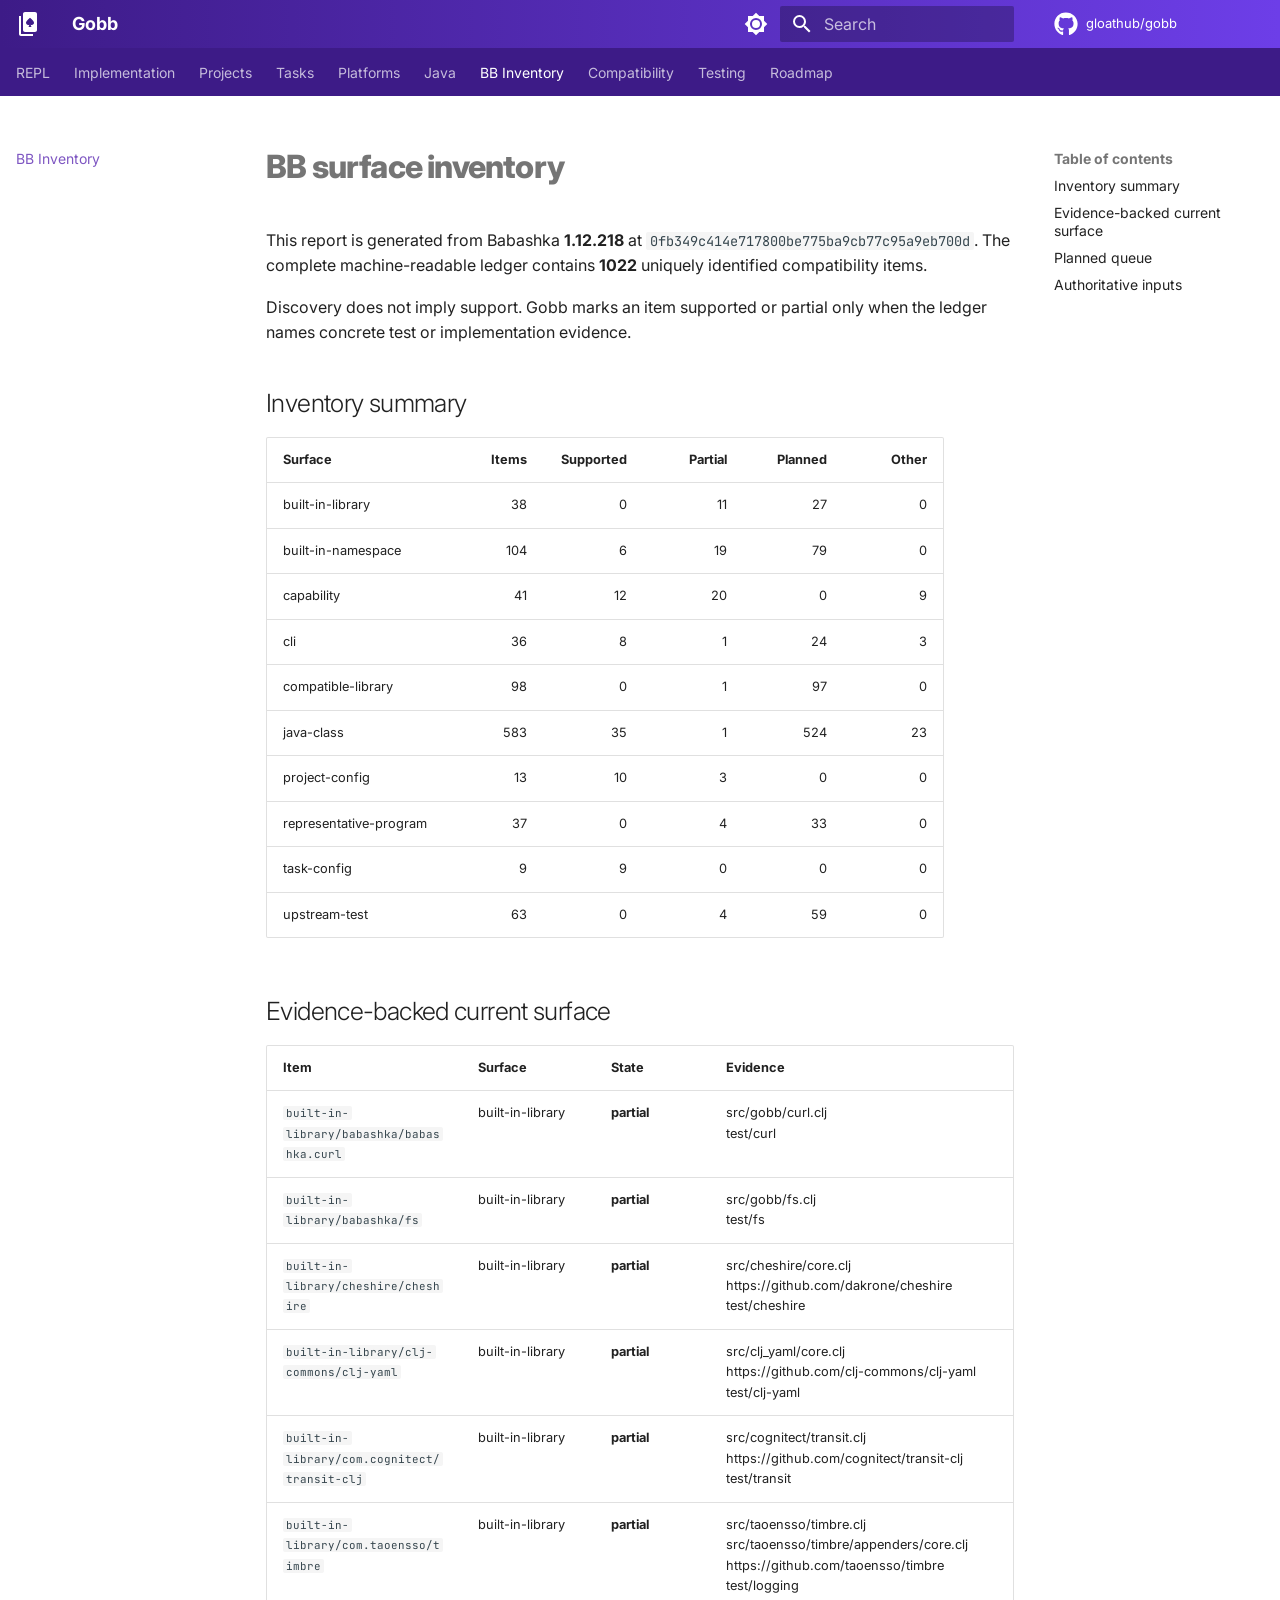
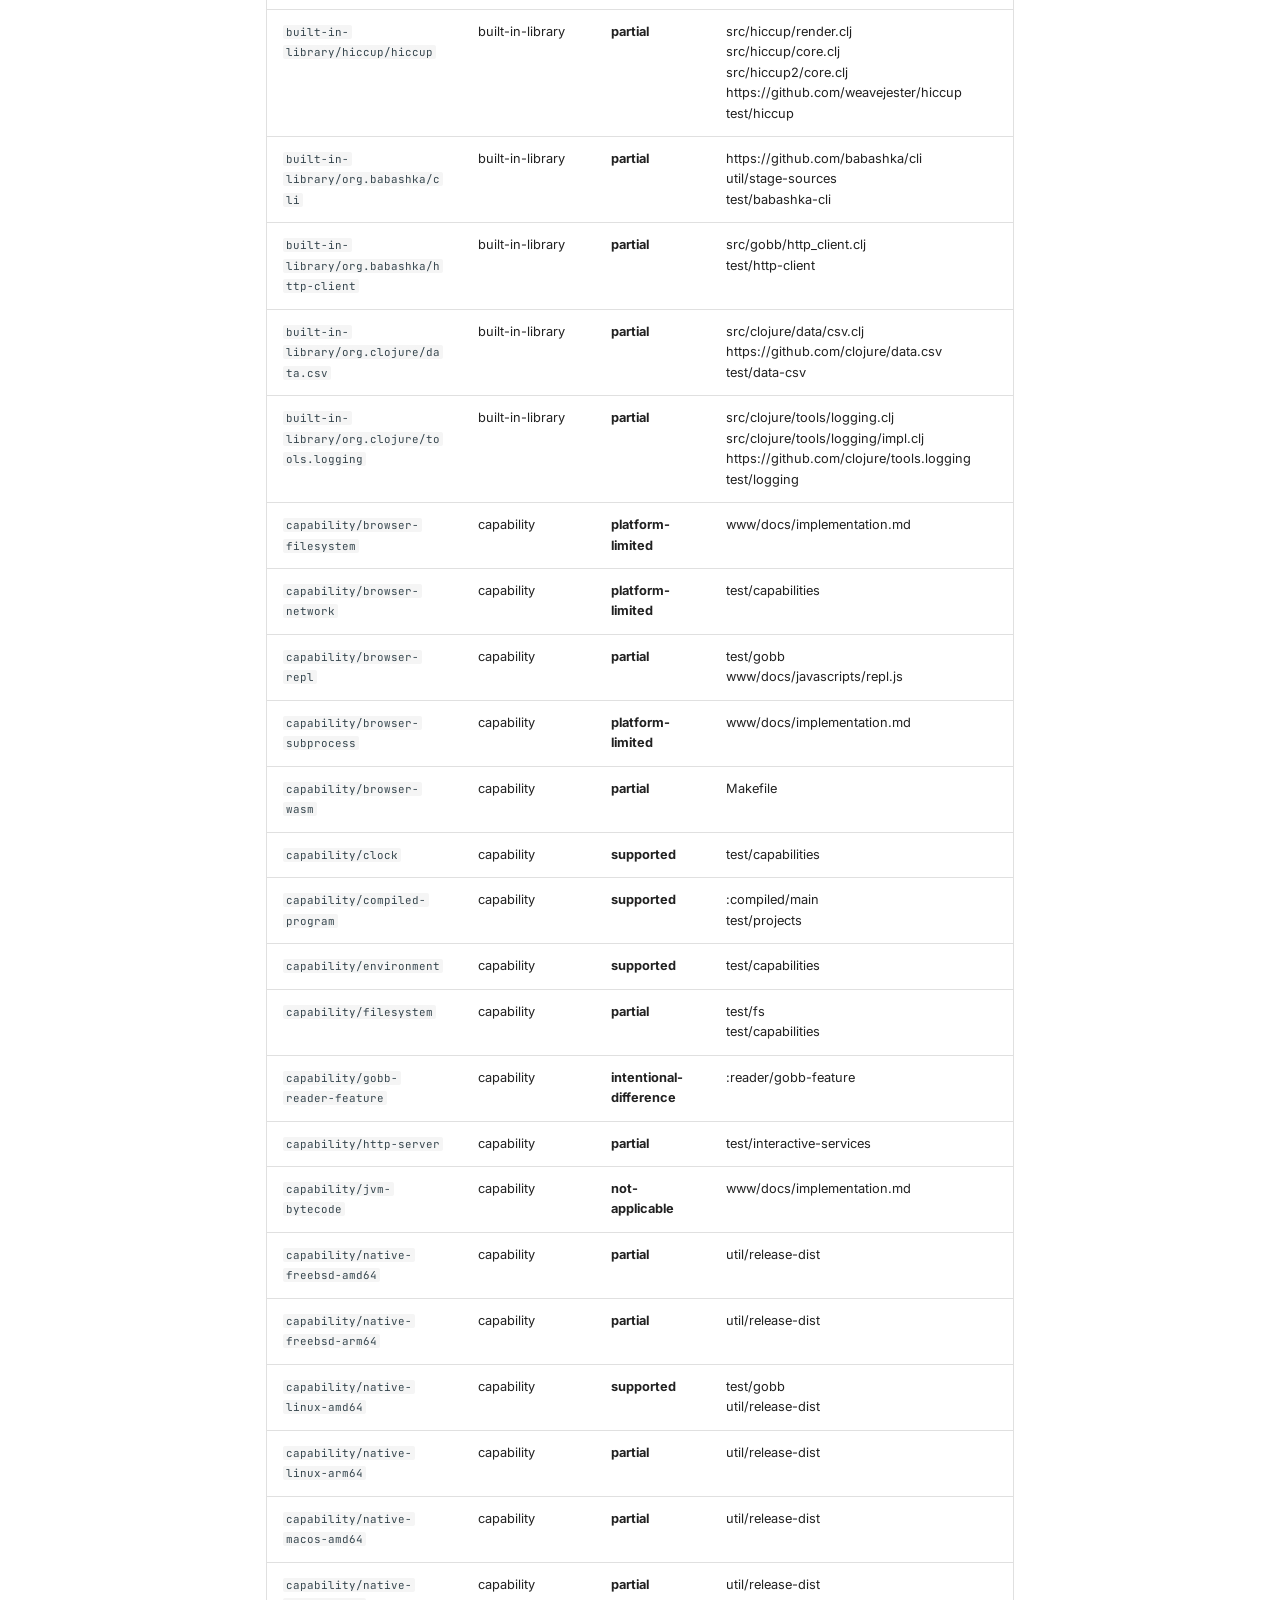
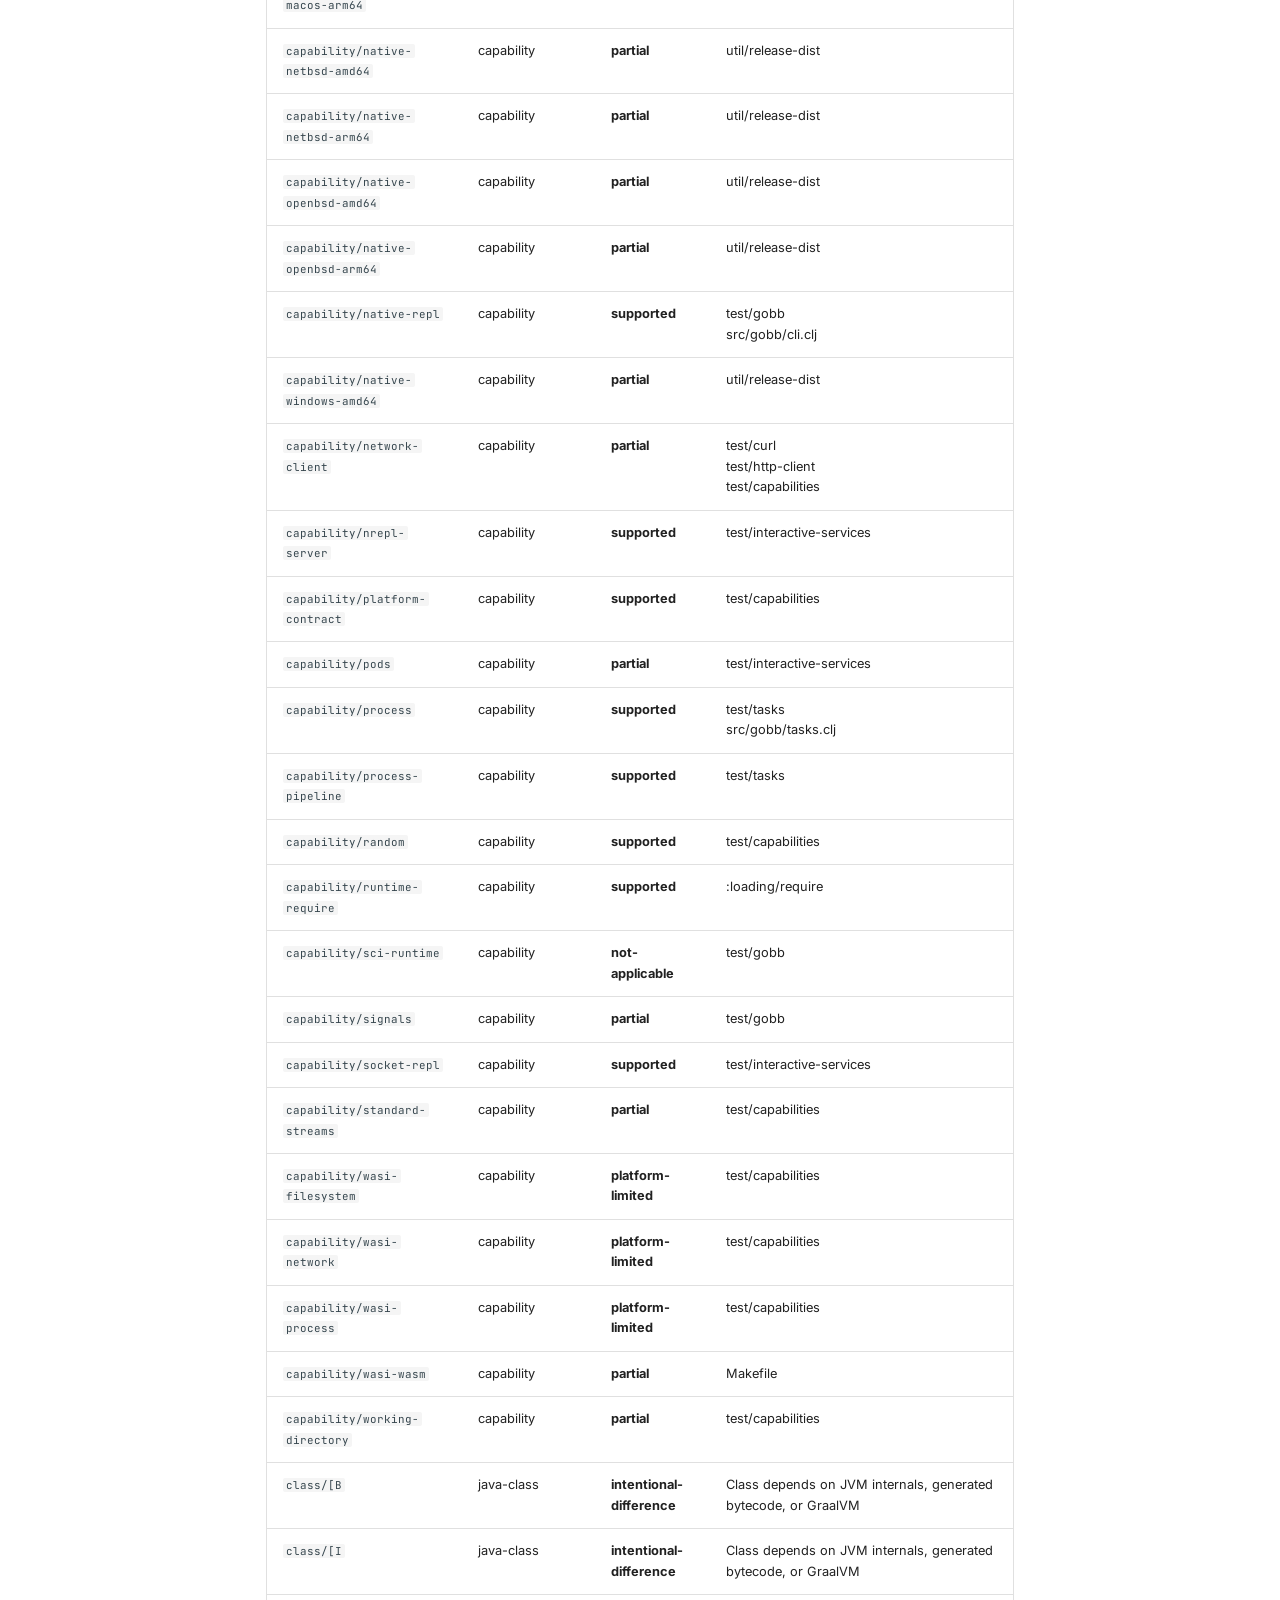
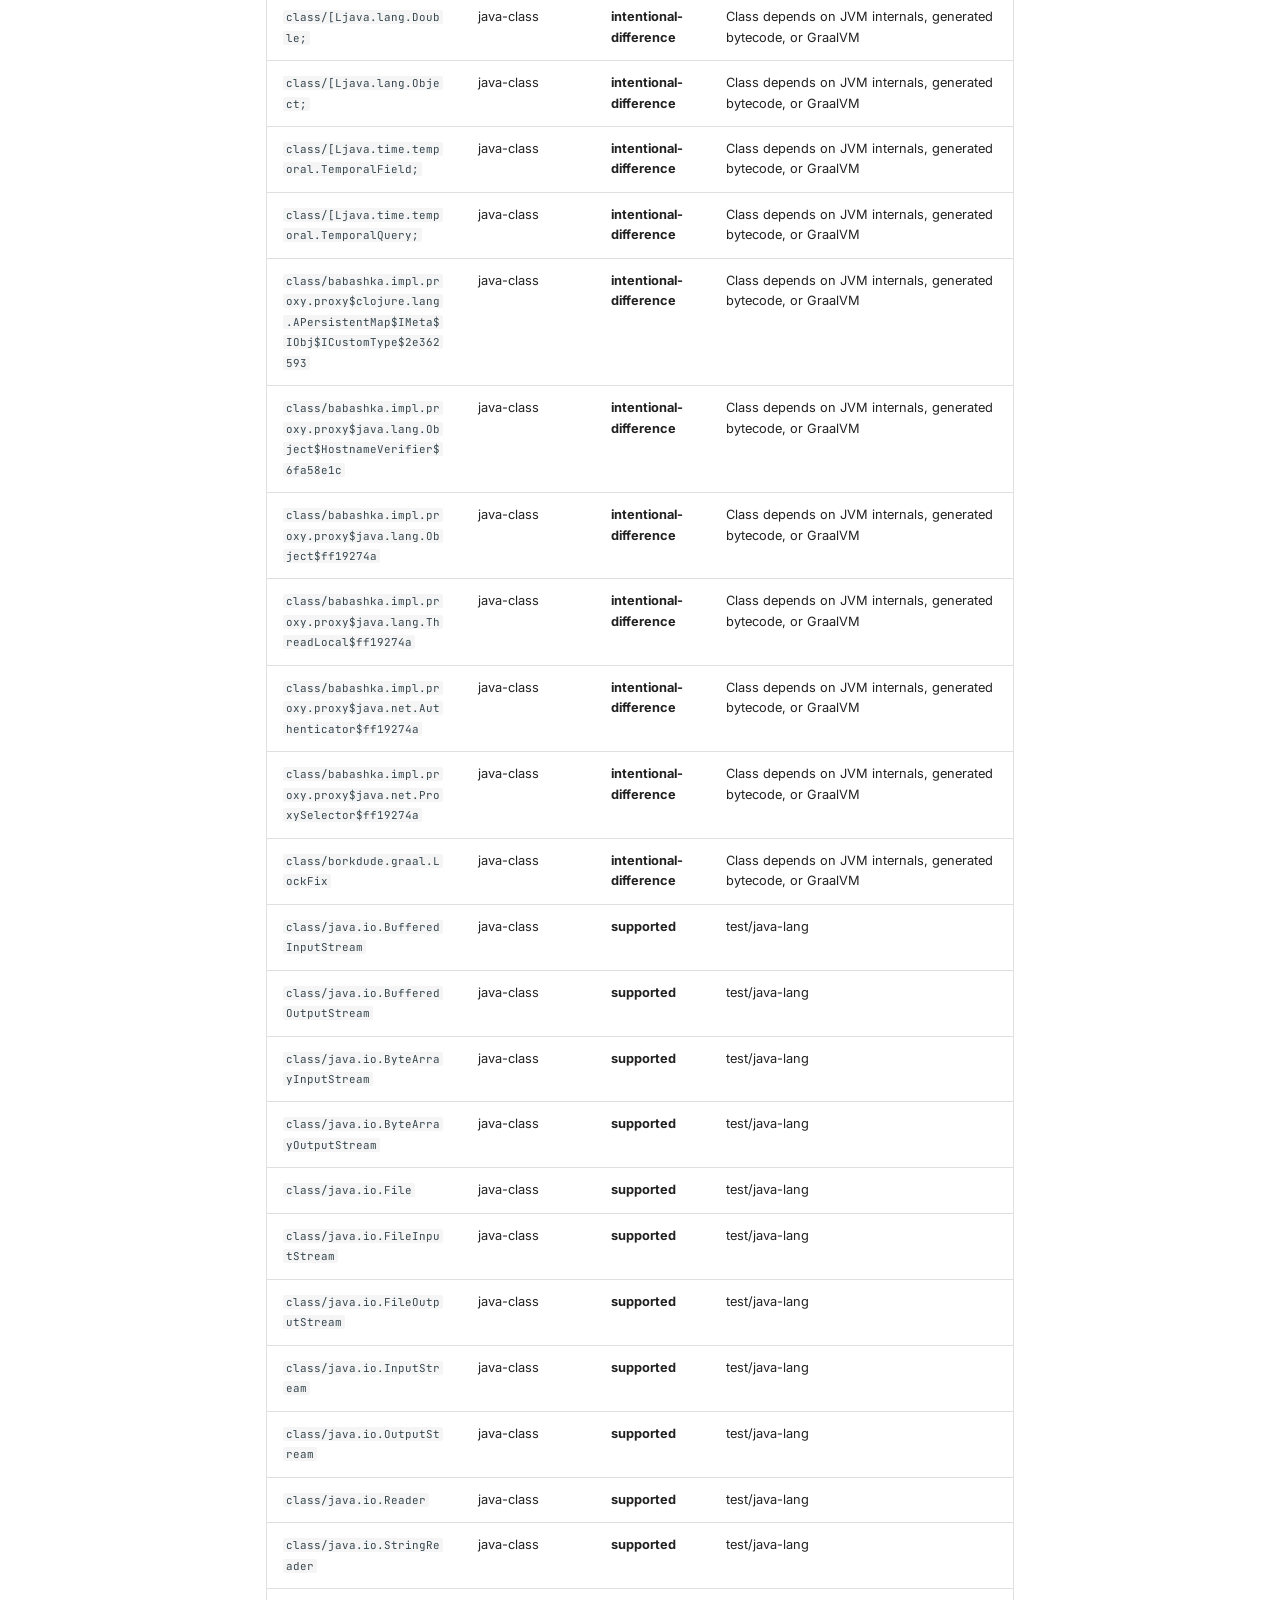
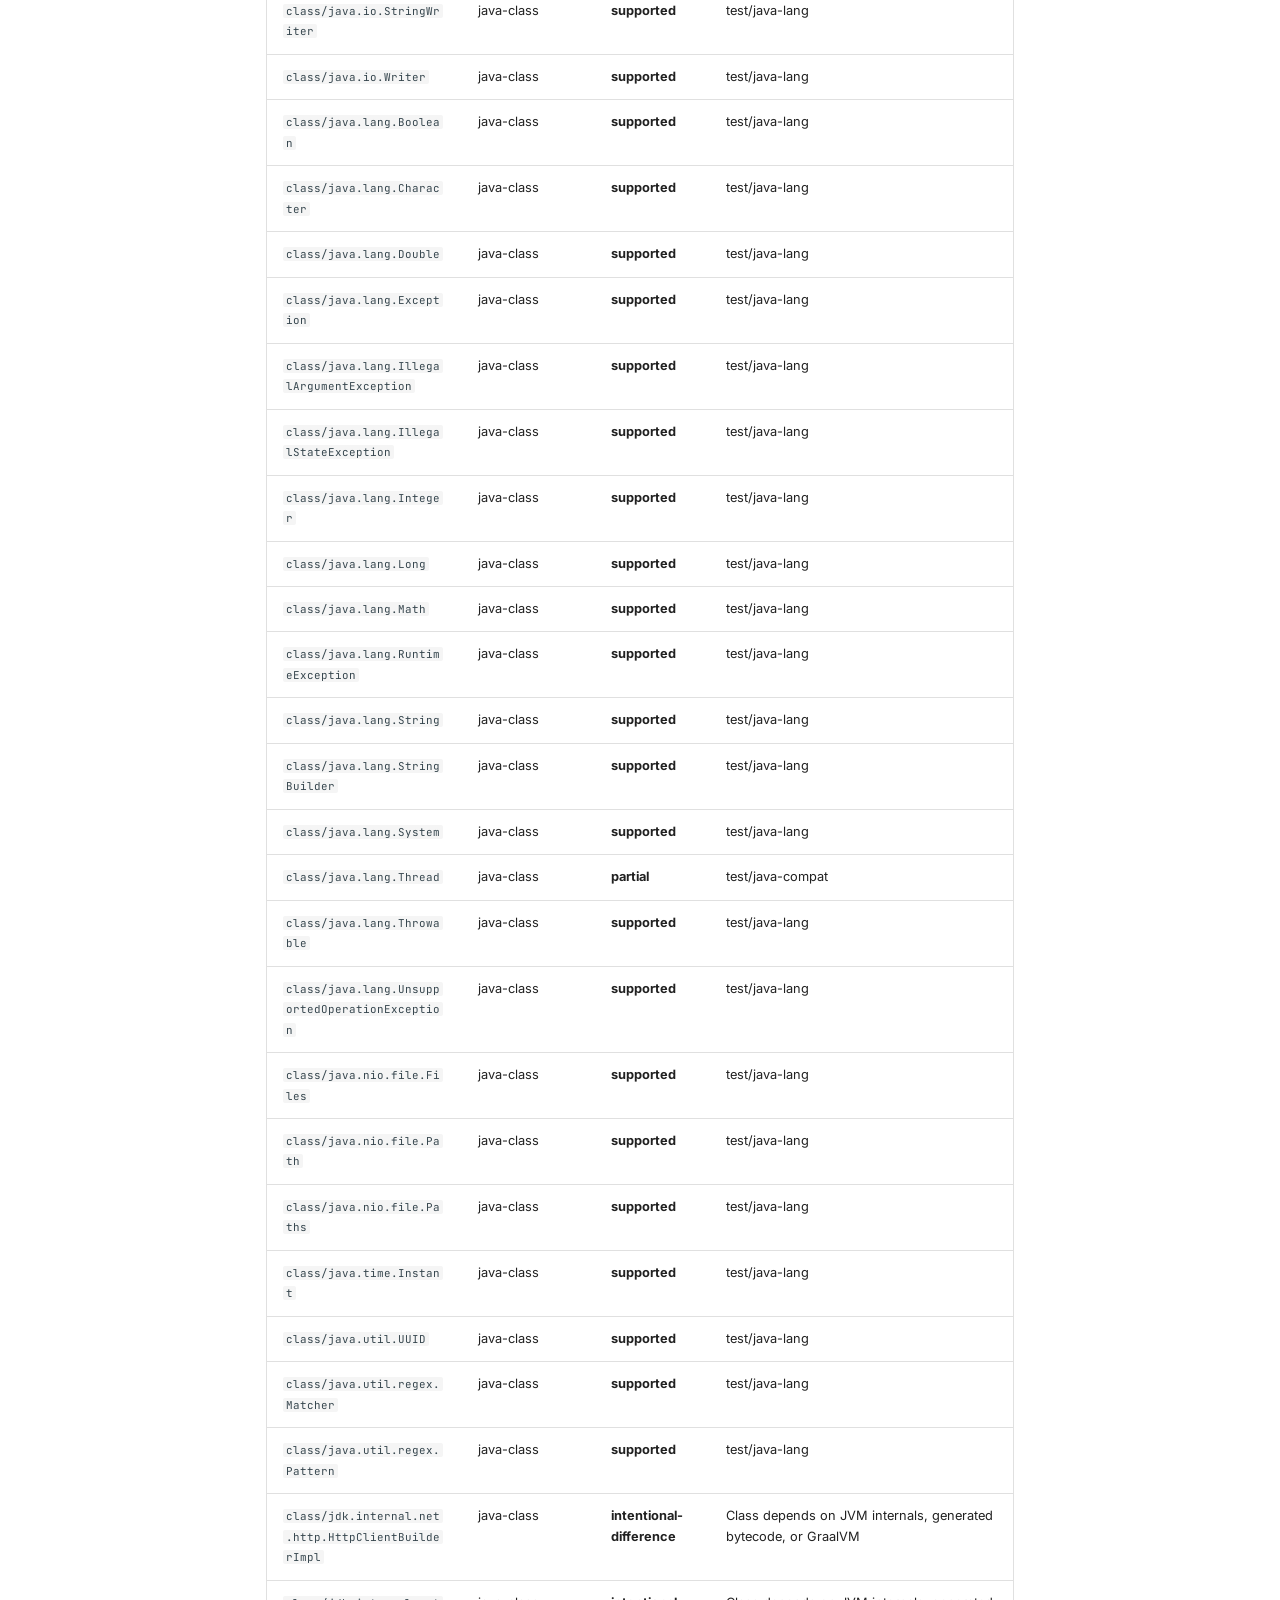
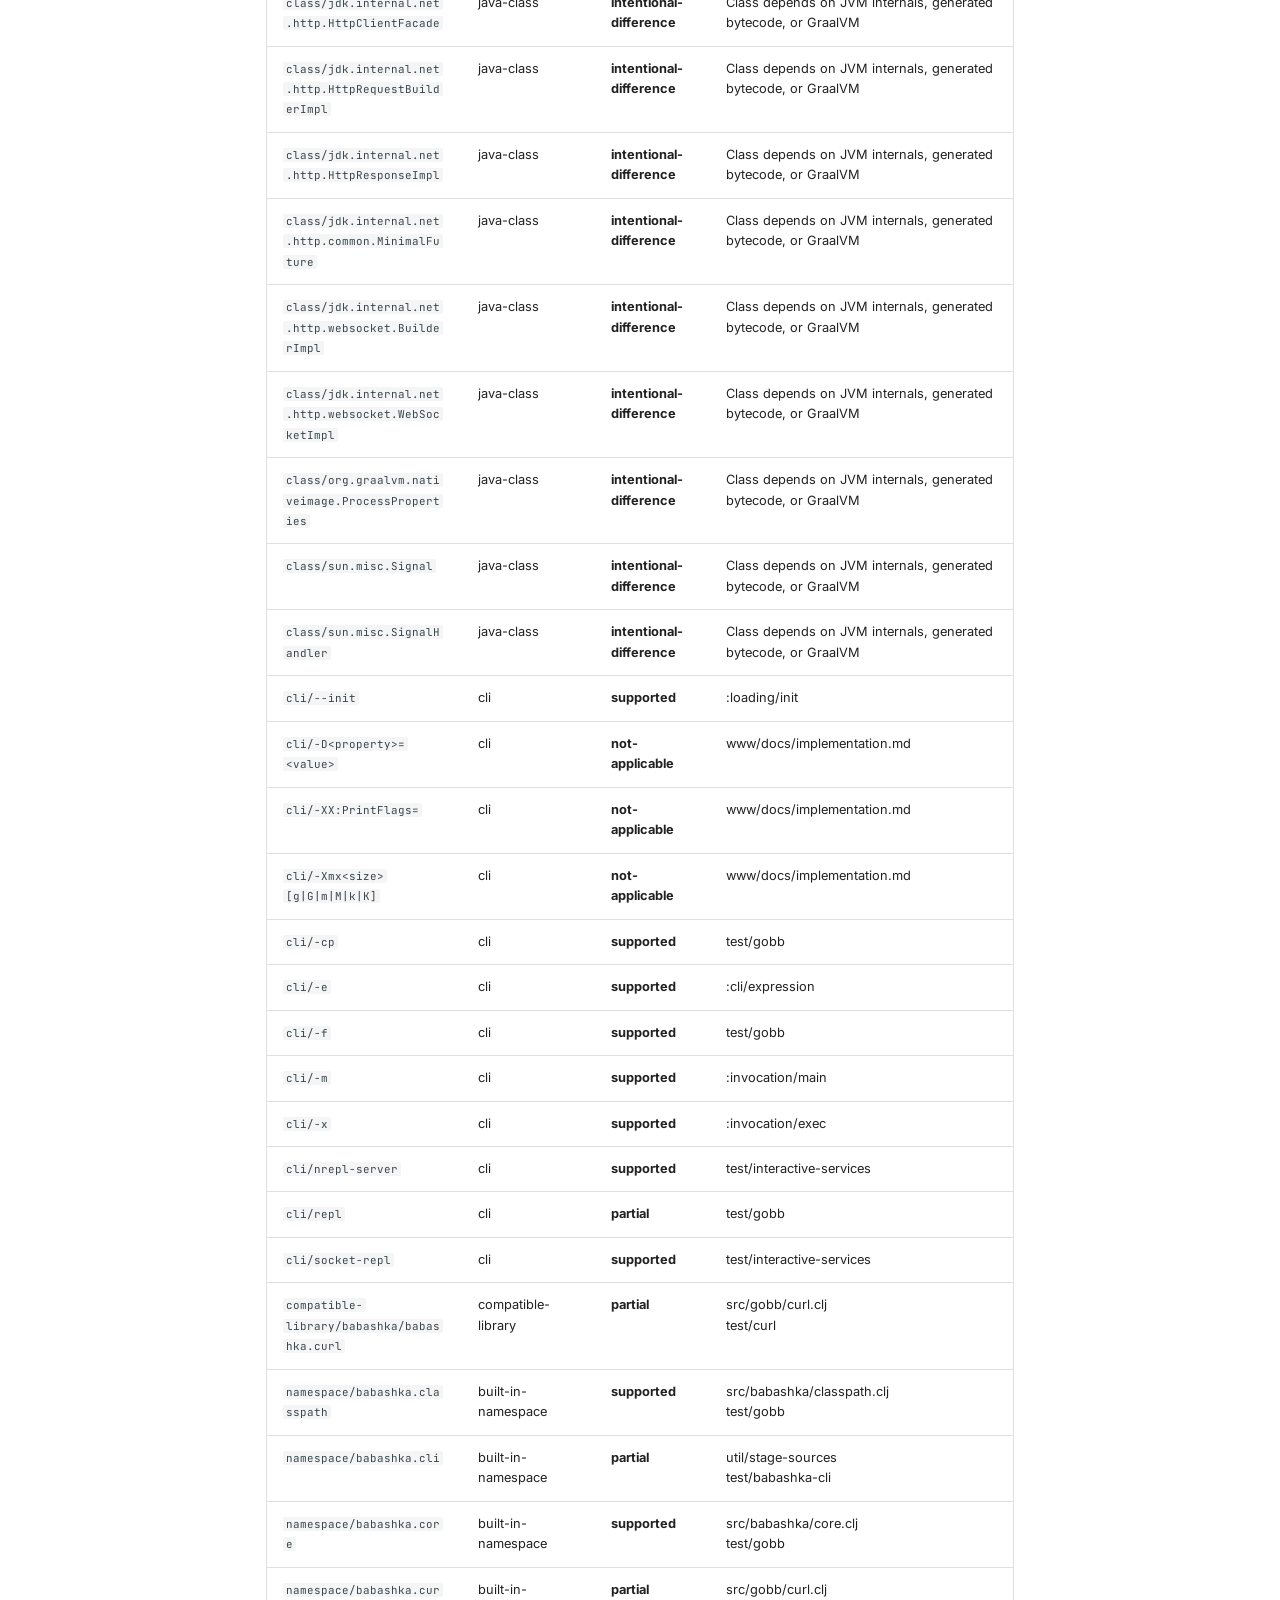
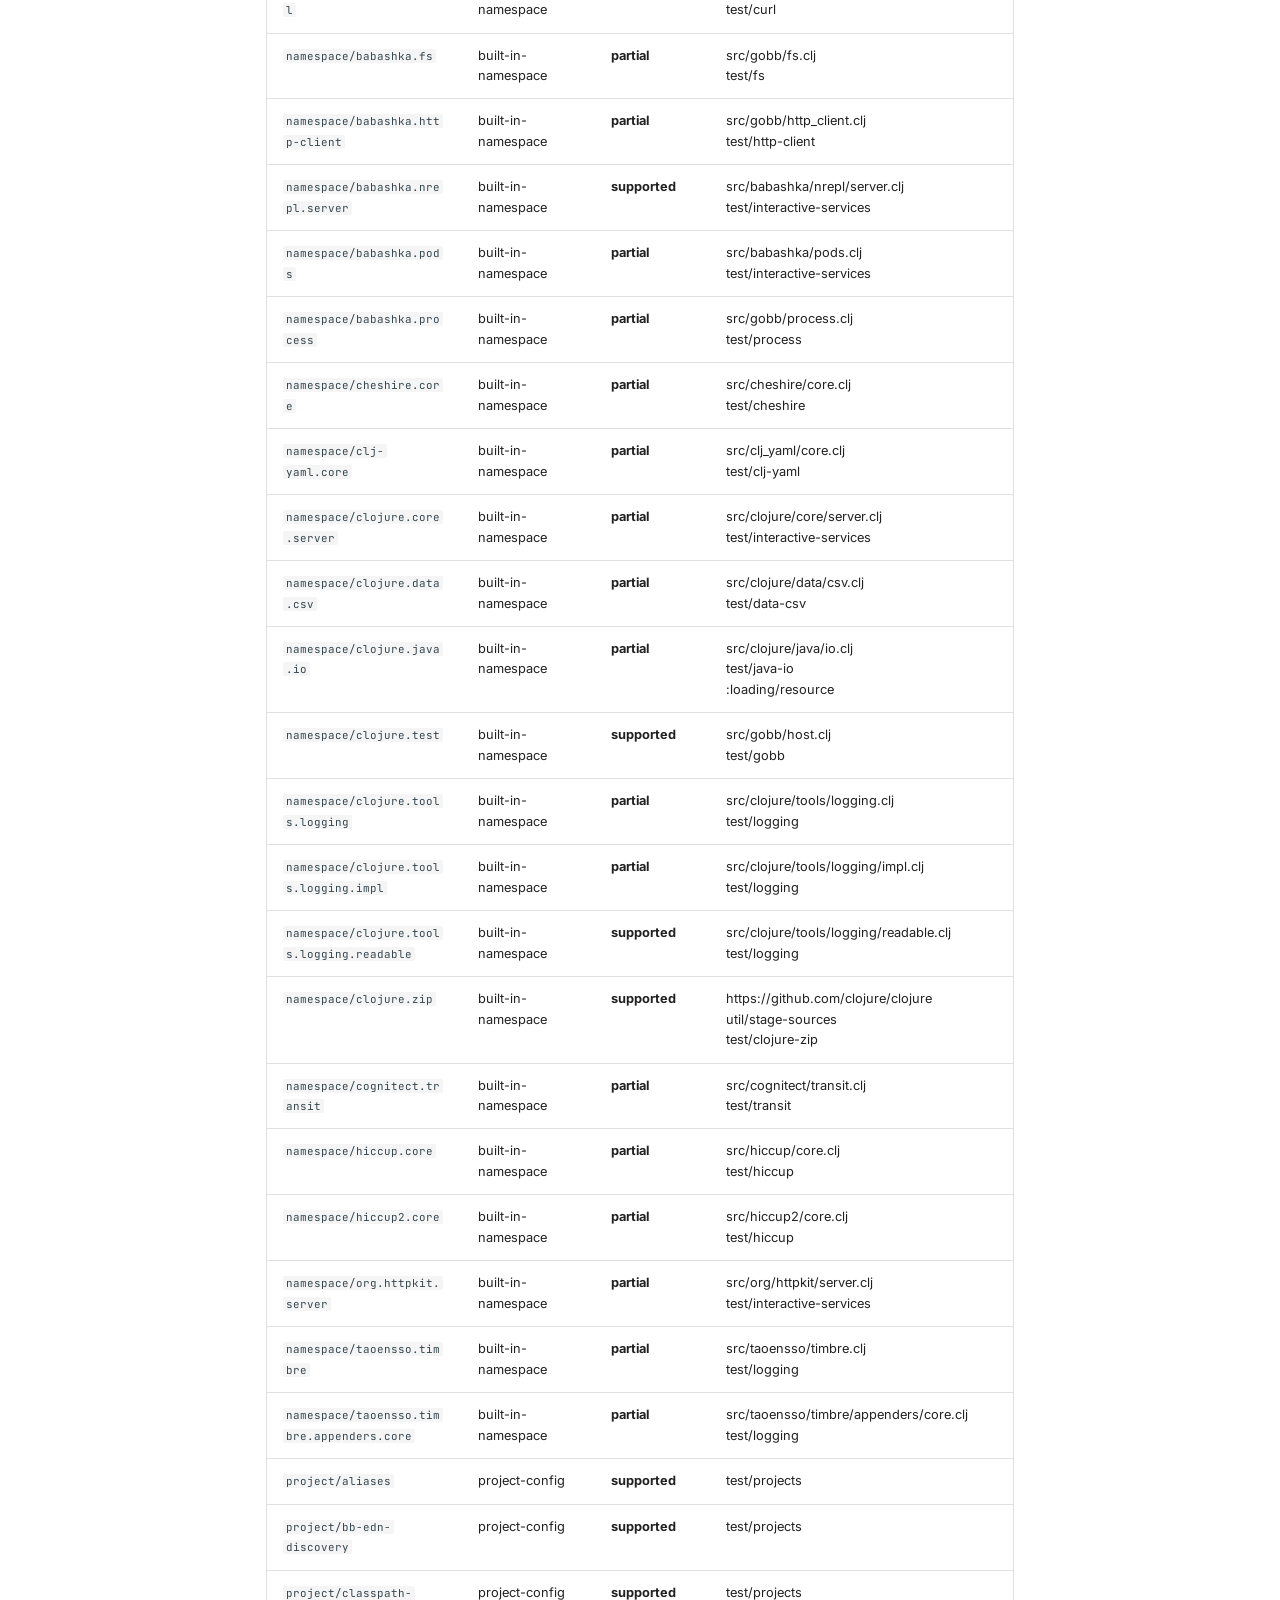
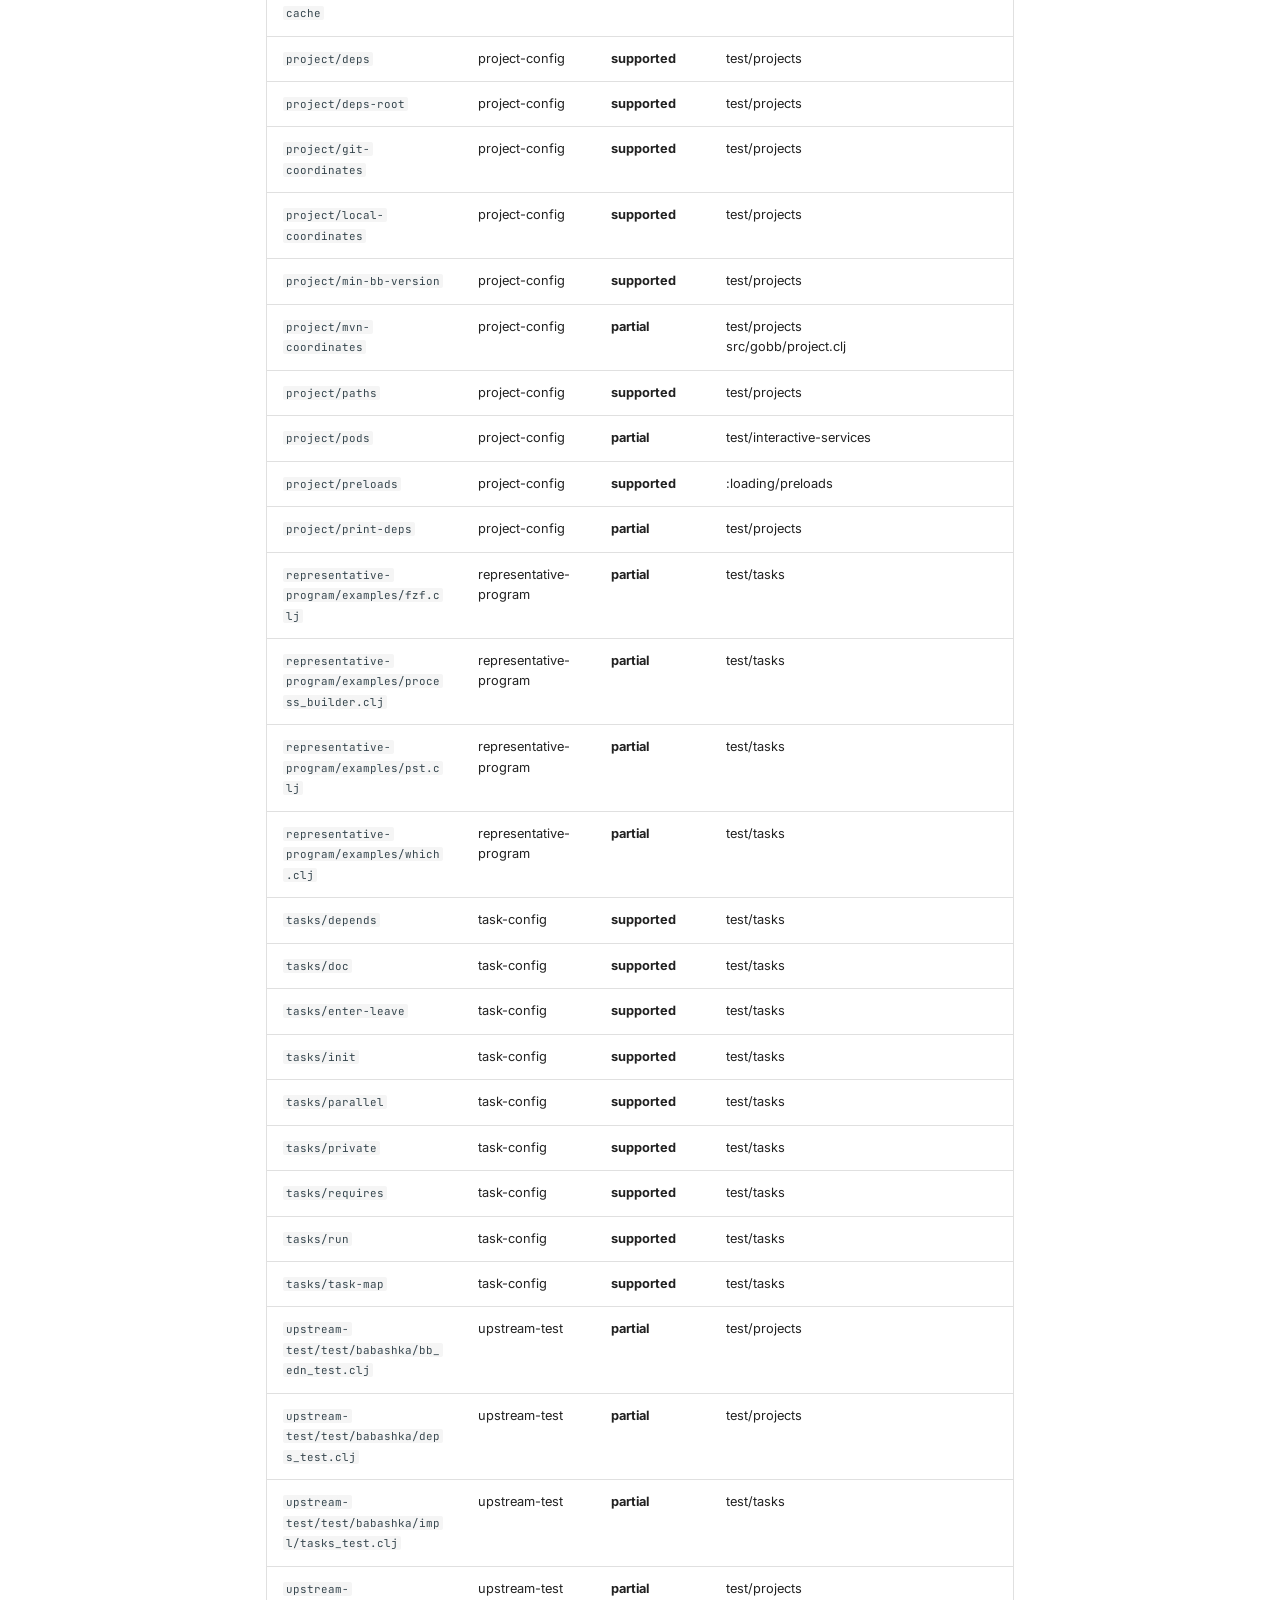
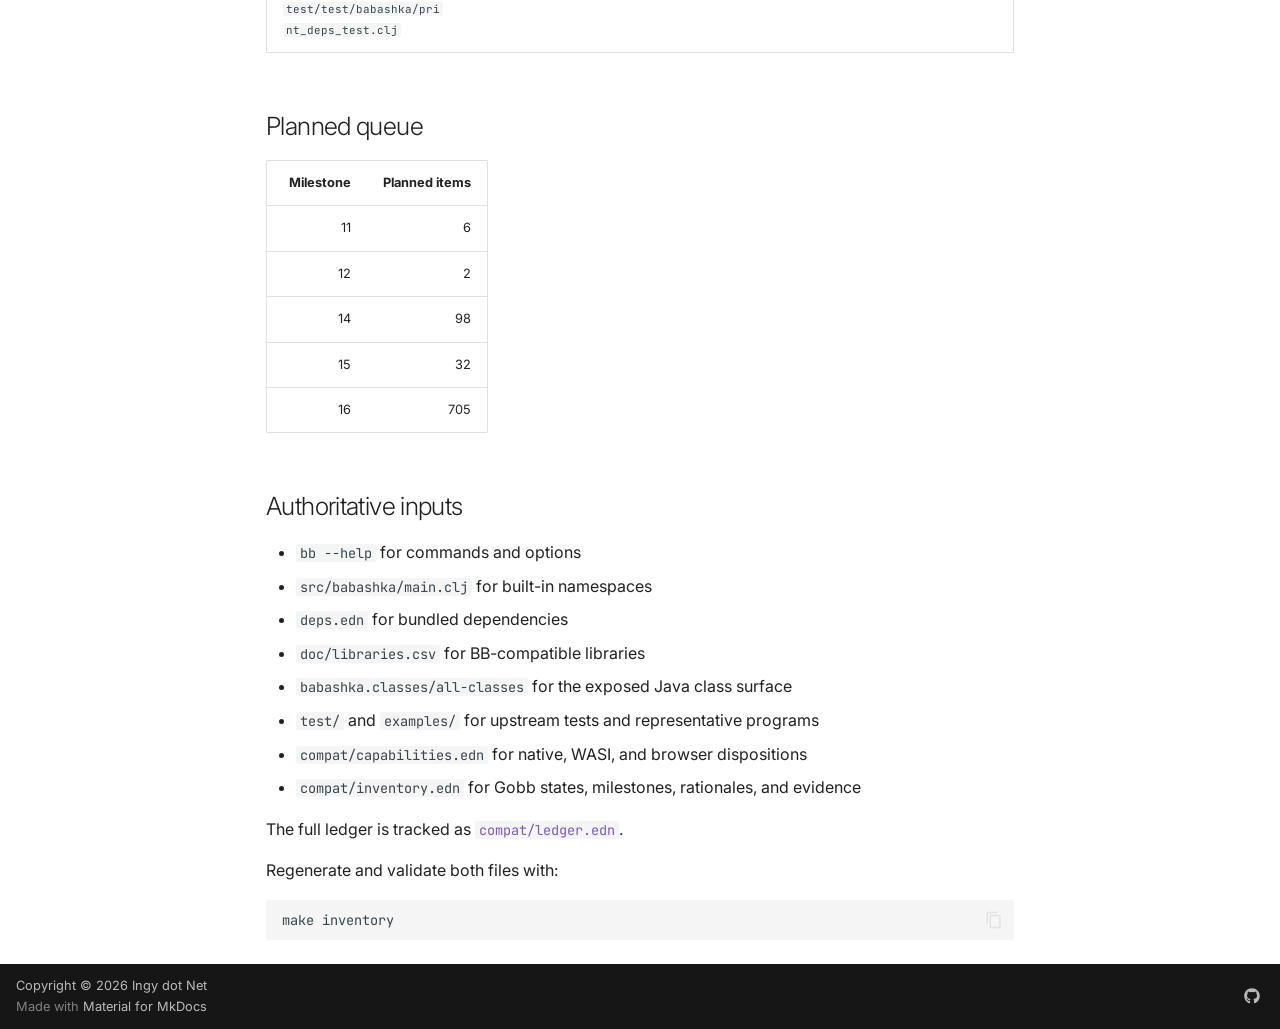
<file: inventory/index.html>
<!doctype html>
<html lang="en" class="no-js">
  <head>
    
      <meta charset="utf-8">
      <meta name="viewport" content="width=device-width,initial-scale=1">
      
        <meta name="description" content="A Go-native Babashka powered by Gloat and the full Glojure runtime">
      
      
        <meta name="author" content="Ingy dot Net">
      
      
        <link rel="canonical" href="https://gobb.site/inventory/">
      
      
        <link rel="prev" href="../java-compatibility/">
      
      
        <link rel="next" href="../compatibility/">
      
      
        
      
      
      <link rel="icon" href="../img/favicon.svg">
      <meta name="generator" content="mkdocs-1.6.1, mkdocs-material-9.7.6">
    
    
      
        <title>BB Inventory - Gobb</title>
      
    
    
      <link rel="stylesheet" href="../assets/stylesheets/main.484c7ddc.min.css">
      
        
        <link rel="stylesheet" href="../assets/stylesheets/palette.ab4e12ef.min.css">
      
      


    
    
      
    
    
      
        
        
        <link rel="preconnect" href="https://fonts.gstatic.com" crossorigin>
        <link rel="stylesheet" href="https://fonts.googleapis.com/css?family=Inter:300,300i,400,400i,700,700i%7CJetBrains+Mono:400,400i,700,700i&display=fallback">
        <style>:root{--md-text-font:"Inter";--md-code-font:"JetBrains Mono"}</style>
      
    
    
      <link rel="stylesheet" href="../css/extra.css">
    
    <script>__md_scope=new URL("..",location),__md_hash=e=>[...e].reduce(((e,_)=>(e<<5)-e+_.charCodeAt(0)),0),__md_get=(e,_=localStorage,t=__md_scope)=>JSON.parse(_.getItem(t.pathname+"."+e)),__md_set=(e,_,t=localStorage,a=__md_scope)=>{try{t.setItem(a.pathname+"."+e,JSON.stringify(_))}catch(e){}}</script>
    
      

    
    
  
<meta property="og:type" content="website" />
<meta property="og:title" content="BB Inventory - Gobb" />
<meta property="og:description" content="A Go-native Babashka powered by Gloat and the full Glojure runtime" />
<meta property="og:image" content="https://gobb.site/assets/images/social/inventory.png?v=1786044290" />
<meta property="og:image:type" content="image/png" />
<meta property="og:image:width" content="1200" />
<meta property="og:image:height" content="630" />
<meta property="og:url" content="https://gobb.site/inventory/" />
<meta property="twitter:card" content="summary_large_image" />
<meta property="twitter:title" content="BB Inventory - Gobb" />
<meta property="twitter:description" content="A Go-native Babashka powered by Gloat and the full Glojure runtime" />
<meta property="twitter:image" content="https://gobb.site/assets/images/social/inventory.png?v=1786044290" />
</head>
  
  
    
    
      
    
    
    
    
    <body dir="ltr" data-md-color-scheme="default" data-md-color-primary="deep-purple" data-md-color-accent="cyan">
  
    
    <input class="md-toggle" data-md-toggle="drawer" type="checkbox" id="__drawer" autocomplete="off">
    <input class="md-toggle" data-md-toggle="search" type="checkbox" id="__search" autocomplete="off">
    <label class="md-overlay" for="__drawer"></label>
    <div data-md-component="skip">
      
        
        <a href="#bb-surface-inventory" class="md-skip">
          Skip to content
        </a>
      
    </div>
    <div data-md-component="announce">
      
    </div>
    
    
      


<header class="md-header" data-md-component="header">
  <nav class="md-header__inner md-grid" aria-label="Header">
    <a href=".." title="Gobb" class="md-header__button md-logo" aria-label="Gobb" data-md-component="logo">
      
  
  <svg xmlns="http://www.w3.org/2000/svg" viewBox="0 0 24 24"><path d="M3 4v18c0 1.1.9 2 2 2h12v-2H5V4zm16-4H9C7.9 0 7 .9 7 2v16c0 1.1.9 2 2 2h10c1.1 0 2-.9 2-2V2c0-1.1-.9-2-2-2m-3.2 13q-.6 0-1.2-.3l.9 2.3h-3l.9-2.3q-.6.3-1.2.3C11 13 10 12 10 10.8c0-1.5 1.4-2.7 3.4-4.6l.6-.5.6.5c2 1.9 3.4 3.1 3.4 4.6 0 1.3-1 2.2-2.2 2.2"/></svg>

    </a>
    <label class="md-header__button md-icon" for="__drawer">
      
      <svg xmlns="http://www.w3.org/2000/svg" viewBox="0 0 24 24"><path d="M3 6h18v2H3zm0 5h18v2H3zm0 5h18v2H3z"/></svg>
    </label>
    <a href=".." title="Gobb" class="md-header__title md-header__home" data-md-component="header-title">
      <div class="md-header__ellipsis">
        <div class="md-header__topic">
          <span class="md-ellipsis">
            Gobb
          </span>
        </div>
        <div class="md-header__topic" data-md-component="header-topic">
          <span class="md-ellipsis">
            
              BB Inventory
            
          </span>
        </div>
      </div>
    </a>
    
      
        <form class="md-header__option" data-md-component="palette">
  
    
    
    
    <input class="md-option" data-md-color-media="(prefers-color-scheme: light)" data-md-color-scheme="default" data-md-color-primary="deep-purple" data-md-color-accent="cyan"  aria-label="Switch to dark mode"  type="radio" name="__palette" id="__palette_0">
    
      <label class="md-header__button md-icon" title="Switch to dark mode" for="__palette_1" hidden>
        <svg xmlns="http://www.w3.org/2000/svg" viewBox="0 0 24 24"><path d="M12 8a4 4 0 0 0-4 4 4 4 0 0 0 4 4 4 4 0 0 0 4-4 4 4 0 0 0-4-4m0 10a6 6 0 0 1-6-6 6 6 0 0 1 6-6 6 6 0 0 1 6 6 6 6 0 0 1-6 6m8-9.31V4h-4.69L12 .69 8.69 4H4v4.69L.69 12 4 15.31V20h4.69L12 23.31 15.31 20H20v-4.69L23.31 12z"/></svg>
      </label>
    
  
    
    
    
    <input class="md-option" data-md-color-media="(prefers-color-scheme: dark)" data-md-color-scheme="slate" data-md-color-primary="deep-purple" data-md-color-accent="cyan"  aria-label="Switch to light mode"  type="radio" name="__palette" id="__palette_1">
    
      <label class="md-header__button md-icon" title="Switch to light mode" for="__palette_0" hidden>
        <svg xmlns="http://www.w3.org/2000/svg" viewBox="0 0 24 24"><path d="M12 18c-.89 0-1.74-.2-2.5-.55C11.56 16.5 13 14.42 13 12s-1.44-4.5-3.5-5.45C10.26 6.2 11.11 6 12 6a6 6 0 0 1 6 6 6 6 0 0 1-6 6m8-9.31V4h-4.69L12 .69 8.69 4H4v4.69L.69 12 4 15.31V20h4.69L12 23.31 15.31 20H20v-4.69L23.31 12z"/></svg>
      </label>
    
  
</form>
      
    
    
      <script>var palette=__md_get("__palette");if(palette&&palette.color){if("(prefers-color-scheme)"===palette.color.media){var media=matchMedia("(prefers-color-scheme: light)"),input=document.querySelector(media.matches?"[data-md-color-media='(prefers-color-scheme: light)']":"[data-md-color-media='(prefers-color-scheme: dark)']");palette.color.media=input.getAttribute("data-md-color-media"),palette.color.scheme=input.getAttribute("data-md-color-scheme"),palette.color.primary=input.getAttribute("data-md-color-primary"),palette.color.accent=input.getAttribute("data-md-color-accent")}for(var[key,value]of Object.entries(palette.color))document.body.setAttribute("data-md-color-"+key,value)}</script>
    
    
    
      
      
        <label class="md-header__button md-icon" for="__search">
          
          <svg xmlns="http://www.w3.org/2000/svg" viewBox="0 0 24 24"><path d="M9.5 3A6.5 6.5 0 0 1 16 9.5c0 1.61-.59 3.09-1.56 4.23l.27.27h.79l5 5-1.5 1.5-5-5v-.79l-.27-.27A6.52 6.52 0 0 1 9.5 16 6.5 6.5 0 0 1 3 9.5 6.5 6.5 0 0 1 9.5 3m0 2C7 5 5 7 5 9.5S7 14 9.5 14 14 12 14 9.5 12 5 9.5 5"/></svg>
        </label>
        <div class="md-search" data-md-component="search" role="dialog">
  <label class="md-search__overlay" for="__search"></label>
  <div class="md-search__inner" role="search">
    <form class="md-search__form" name="search">
      <input type="text" class="md-search__input" name="query" aria-label="Search" placeholder="Search" autocapitalize="off" autocorrect="off" autocomplete="off" spellcheck="false" data-md-component="search-query" required>
      <label class="md-search__icon md-icon" for="__search">
        
        <svg xmlns="http://www.w3.org/2000/svg" viewBox="0 0 24 24"><path d="M9.5 3A6.5 6.5 0 0 1 16 9.5c0 1.61-.59 3.09-1.56 4.23l.27.27h.79l5 5-1.5 1.5-5-5v-.79l-.27-.27A6.52 6.52 0 0 1 9.5 16 6.5 6.5 0 0 1 3 9.5 6.5 6.5 0 0 1 9.5 3m0 2C7 5 5 7 5 9.5S7 14 9.5 14 14 12 14 9.5 12 5 9.5 5"/></svg>
        
        <svg xmlns="http://www.w3.org/2000/svg" viewBox="0 0 24 24"><path d="M20 11v2H8l5.5 5.5-1.42 1.42L4.16 12l7.92-7.92L13.5 5.5 8 11z"/></svg>
      </label>
      <nav class="md-search__options" aria-label="Search">
        
        <button type="reset" class="md-search__icon md-icon" title="Clear" aria-label="Clear" tabindex="-1">
          
          <svg xmlns="http://www.w3.org/2000/svg" viewBox="0 0 24 24"><path d="M19 6.41 17.59 5 12 10.59 6.41 5 5 6.41 10.59 12 5 17.59 6.41 19 12 13.41 17.59 19 19 17.59 13.41 12z"/></svg>
        </button>
      </nav>
      
        <div class="md-search__suggest" data-md-component="search-suggest"></div>
      
    </form>
    <div class="md-search__output">
      <div class="md-search__scrollwrap" tabindex="0" data-md-scrollfix>
        <div class="md-search-result" data-md-component="search-result">
          <div class="md-search-result__meta">
            Initializing search
          </div>
          <ol class="md-search-result__list" role="presentation"></ol>
        </div>
      </div>
    </div>
  </div>
</div>
      
    
    
      <div class="md-header__source">
        <a href="https://github.com/gloathub/gobb" title="Go to repository" class="md-source" data-md-component="source">
  <div class="md-source__icon md-icon">
    
    <svg xmlns="http://www.w3.org/2000/svg" viewBox="0 0 512 512"><!--! Font Awesome Free 7.1.0 by @fontawesome - https://fontawesome.com License - https://fontawesome.com/license/free (Icons: CC BY 4.0, Fonts: SIL OFL 1.1, Code: MIT License) Copyright 2025 Fonticons, Inc.--><path d="M173.9 397.4c0 2-2.3 3.6-5.2 3.6-3.3.3-5.6-1.3-5.6-3.6 0-2 2.3-3.6 5.2-3.6 3-.3 5.6 1.3 5.6 3.6m-31.1-4.5c-.7 2 1.3 4.3 4.3 4.9 2.6 1 5.6 0 6.2-2s-1.3-4.3-4.3-5.2c-2.6-.7-5.5.3-6.2 2.3m44.2-1.7c-2.9.7-4.9 2.6-4.6 4.9.3 2 2.9 3.3 5.9 2.6 2.9-.7 4.9-2.6 4.6-4.6-.3-1.9-3-3.2-5.9-2.9M252.8 8C114.1 8 8 113.3 8 252c0 110.9 69.8 205.8 169.5 239.2 12.8 2.3 17.3-5.6 17.3-12.1 0-6.2-.3-40.4-.3-61.4 0 0-70 15-84.7-29.8 0 0-11.4-29.1-27.8-36.6 0 0-22.9-15.7 1.6-15.4 0 0 24.9 2 38.6 25.8 21.9 38.6 58.6 27.5 72.9 20.9 2.3-16 8.8-27.1 16-33.7-55.9-6.2-112.3-14.3-112.3-110.5 0-27.5 7.6-41.3 23.6-58.9-2.6-6.5-11.1-33.3 2.6-67.9 20.9-6.5 69 27 69 27 20-5.6 41.5-8.5 62.8-8.5s42.8 2.9 62.8 8.5c0 0 48.1-33.6 69-27 13.7 34.7 5.2 61.4 2.6 67.9 16 17.7 25.8 31.5 25.8 58.9 0 96.5-58.9 104.2-114.8 110.5 9.2 7.9 17 22.9 17 46.4 0 33.7-.3 75.4-.3 83.6 0 6.5 4.6 14.4 17.3 12.1C436.2 457.8 504 362.9 504 252 504 113.3 391.5 8 252.8 8M105.2 352.9c-1.3 1-1 3.3.7 5.2 1.6 1.6 3.9 2.3 5.2 1 1.3-1 1-3.3-.7-5.2-1.6-1.6-3.9-2.3-5.2-1m-10.8-8.1c-.7 1.3.3 2.9 2.3 3.9 1.6 1 3.6.7 4.3-.7.7-1.3-.3-2.9-2.3-3.9-2-.6-3.6-.3-4.3.7m32.4 35.6c-1.6 1.3-1 4.3 1.3 6.2 2.3 2.3 5.2 2.6 6.5 1 1.3-1.3.7-4.3-1.3-6.2-2.2-2.3-5.2-2.6-6.5-1m-11.4-14.7c-1.6 1-1.6 3.6 0 5.9s4.3 3.3 5.6 2.3c1.6-1.3 1.6-3.9 0-6.2-1.4-2.3-4-3.3-5.6-2"/></svg>
  </div>
  <div class="md-source__repository">
    gloathub/gobb
  </div>
</a>
      </div>
    
  </nav>
  
</header>
    
    <div class="md-container" data-md-component="container">
      
      
        
          
            
<nav class="md-tabs" aria-label="Tabs" data-md-component="tabs">
  <div class="md-grid">
    <ul class="md-tabs__list">
      
        
  
  
  
  
    <li class="md-tabs__item">
      <a href=".." class="md-tabs__link">
        
  
  
    
  
  Gobb

      </a>
    </li>
  

      
        
  
  
  
  
    <li class="md-tabs__item">
      <a href="../repl/" class="md-tabs__link">
        
  
  
    
  
  REPL

      </a>
    </li>
  

      
        
  
  
  
  
    <li class="md-tabs__item">
      <a href="../implementation/" class="md-tabs__link">
        
  
  
    
  
  Implementation

      </a>
    </li>
  

      
        
  
  
  
  
    <li class="md-tabs__item">
      <a href="../projects/" class="md-tabs__link">
        
  
  
    
  
  Projects

      </a>
    </li>
  

      
        
  
  
  
  
    <li class="md-tabs__item">
      <a href="../tasks/" class="md-tabs__link">
        
  
  
    
  
  Tasks

      </a>
    </li>
  

      
        
  
  
  
  
    <li class="md-tabs__item">
      <a href="../platforms/" class="md-tabs__link">
        
  
  
    
  
  Platforms

      </a>
    </li>
  

      
        
  
  
  
  
    <li class="md-tabs__item">
      <a href="../java-compatibility/" class="md-tabs__link">
        
  
  
    
  
  Java

      </a>
    </li>
  

      
        
  
  
  
    
  
  
    <li class="md-tabs__item md-tabs__item--active">
      <a href="./" class="md-tabs__link">
        
  
  
    
  
  BB Inventory

      </a>
    </li>
  

      
        
  
  
  
  
    <li class="md-tabs__item">
      <a href="../compatibility/" class="md-tabs__link">
        
  
  
    
  
  Compatibility

      </a>
    </li>
  

      
        
  
  
  
  
    <li class="md-tabs__item">
      <a href="../testing/" class="md-tabs__link">
        
  
  
    
  
  Testing

      </a>
    </li>
  

      
        
  
  
  
  
    <li class="md-tabs__item">
      <a href="../roadmap/" class="md-tabs__link">
        
  
  
    
  
  Roadmap

      </a>
    </li>
  

      
    </ul>
  </div>
</nav>
          
        
      
      <main class="md-main" data-md-component="main">
        <div class="md-main__inner md-grid">
          
            
              
              <div class="md-sidebar md-sidebar--primary" data-md-component="sidebar" data-md-type="navigation" >
                <div class="md-sidebar__scrollwrap">
                  <div class="md-sidebar__inner">
                    


  


<nav class="md-nav md-nav--primary md-nav--lifted" aria-label="Navigation" data-md-level="0">
  <label class="md-nav__title" for="__drawer">
    <a href=".." title="Gobb" class="md-nav__button md-logo" aria-label="Gobb" data-md-component="logo">
      
  
  <svg xmlns="http://www.w3.org/2000/svg" viewBox="0 0 24 24"><path d="M3 4v18c0 1.1.9 2 2 2h12v-2H5V4zm16-4H9C7.9 0 7 .9 7 2v16c0 1.1.9 2 2 2h10c1.1 0 2-.9 2-2V2c0-1.1-.9-2-2-2m-3.2 13q-.6 0-1.2-.3l.9 2.3h-3l.9-2.3q-.6.3-1.2.3C11 13 10 12 10 10.8c0-1.5 1.4-2.7 3.4-4.6l.6-.5.6.5c2 1.9 3.4 3.1 3.4 4.6 0 1.3-1 2.2-2.2 2.2"/></svg>

    </a>
    Gobb
  </label>
  
    <div class="md-nav__source">
      <a href="https://github.com/gloathub/gobb" title="Go to repository" class="md-source" data-md-component="source">
  <div class="md-source__icon md-icon">
    
    <svg xmlns="http://www.w3.org/2000/svg" viewBox="0 0 512 512"><!--! Font Awesome Free 7.1.0 by @fontawesome - https://fontawesome.com License - https://fontawesome.com/license/free (Icons: CC BY 4.0, Fonts: SIL OFL 1.1, Code: MIT License) Copyright 2025 Fonticons, Inc.--><path d="M173.9 397.4c0 2-2.3 3.6-5.2 3.6-3.3.3-5.6-1.3-5.6-3.6 0-2 2.3-3.6 5.2-3.6 3-.3 5.6 1.3 5.6 3.6m-31.1-4.5c-.7 2 1.3 4.3 4.3 4.9 2.6 1 5.6 0 6.2-2s-1.3-4.3-4.3-5.2c-2.6-.7-5.5.3-6.2 2.3m44.2-1.7c-2.9.7-4.9 2.6-4.6 4.9.3 2 2.9 3.3 5.9 2.6 2.9-.7 4.9-2.6 4.6-4.6-.3-1.9-3-3.2-5.9-2.9M252.8 8C114.1 8 8 113.3 8 252c0 110.9 69.8 205.8 169.5 239.2 12.8 2.3 17.3-5.6 17.3-12.1 0-6.2-.3-40.4-.3-61.4 0 0-70 15-84.7-29.8 0 0-11.4-29.1-27.8-36.6 0 0-22.9-15.7 1.6-15.4 0 0 24.9 2 38.6 25.8 21.9 38.6 58.6 27.5 72.9 20.9 2.3-16 8.8-27.1 16-33.7-55.9-6.2-112.3-14.3-112.3-110.5 0-27.5 7.6-41.3 23.6-58.9-2.6-6.5-11.1-33.3 2.6-67.9 20.9-6.5 69 27 69 27 20-5.6 41.5-8.5 62.8-8.5s42.8 2.9 62.8 8.5c0 0 48.1-33.6 69-27 13.7 34.7 5.2 61.4 2.6 67.9 16 17.7 25.8 31.5 25.8 58.9 0 96.5-58.9 104.2-114.8 110.5 9.2 7.9 17 22.9 17 46.4 0 33.7-.3 75.4-.3 83.6 0 6.5 4.6 14.4 17.3 12.1C436.2 457.8 504 362.9 504 252 504 113.3 391.5 8 252.8 8M105.2 352.9c-1.3 1-1 3.3.7 5.2 1.6 1.6 3.9 2.3 5.2 1 1.3-1 1-3.3-.7-5.2-1.6-1.6-3.9-2.3-5.2-1m-10.8-8.1c-.7 1.3.3 2.9 2.3 3.9 1.6 1 3.6.7 4.3-.7.7-1.3-.3-2.9-2.3-3.9-2-.6-3.6-.3-4.3.7m32.4 35.6c-1.6 1.3-1 4.3 1.3 6.2 2.3 2.3 5.2 2.6 6.5 1 1.3-1.3.7-4.3-1.3-6.2-2.2-2.3-5.2-2.6-6.5-1m-11.4-14.7c-1.6 1-1.6 3.6 0 5.9s4.3 3.3 5.6 2.3c1.6-1.3 1.6-3.9 0-6.2-1.4-2.3-4-3.3-5.6-2"/></svg>
  </div>
  <div class="md-source__repository">
    gloathub/gobb
  </div>
</a>
    </div>
  
  <ul class="md-nav__list" data-md-scrollfix>
    
      
      
  
  
  
  
    <li class="md-nav__item">
      <a href=".." class="md-nav__link">
        
  
  
  <span class="md-ellipsis">
    
  
    Gobb
  

    
  </span>
  
  

      </a>
    </li>
  

    
      
      
  
  
  
  
    <li class="md-nav__item">
      <a href="../repl/" class="md-nav__link">
        
  
  
  <span class="md-ellipsis">
    
  
    REPL
  

    
  </span>
  
  

      </a>
    </li>
  

    
      
      
  
  
  
  
    <li class="md-nav__item">
      <a href="../implementation/" class="md-nav__link">
        
  
  
  <span class="md-ellipsis">
    
  
    Implementation
  

    
  </span>
  
  

      </a>
    </li>
  

    
      
      
  
  
  
  
    <li class="md-nav__item">
      <a href="../projects/" class="md-nav__link">
        
  
  
  <span class="md-ellipsis">
    
  
    Projects
  

    
  </span>
  
  

      </a>
    </li>
  

    
      
      
  
  
  
  
    <li class="md-nav__item">
      <a href="../tasks/" class="md-nav__link">
        
  
  
  <span class="md-ellipsis">
    
  
    Tasks
  

    
  </span>
  
  

      </a>
    </li>
  

    
      
      
  
  
  
  
    <li class="md-nav__item">
      <a href="../platforms/" class="md-nav__link">
        
  
  
  <span class="md-ellipsis">
    
  
    Platforms
  

    
  </span>
  
  

      </a>
    </li>
  

    
      
      
  
  
  
  
    <li class="md-nav__item">
      <a href="../java-compatibility/" class="md-nav__link">
        
  
  
  <span class="md-ellipsis">
    
  
    Java
  

    
  </span>
  
  

      </a>
    </li>
  

    
      
      
  
  
    
  
  
  
    <li class="md-nav__item md-nav__item--active">
      
      <input class="md-nav__toggle md-toggle" type="checkbox" id="__toc">
      
      
        
      
      
        <label class="md-nav__link md-nav__link--active" for="__toc">
          
  
  
  <span class="md-ellipsis">
    
  
    BB Inventory
  

    
  </span>
  
  

          <span class="md-nav__icon md-icon"></span>
        </label>
      
      <a href="./" class="md-nav__link md-nav__link--active">
        
  
  
  <span class="md-ellipsis">
    
  
    BB Inventory
  

    
  </span>
  
  

      </a>
      
        

<nav class="md-nav md-nav--secondary" aria-label="Table of contents">
  
  
  
    
  
  
    <label class="md-nav__title" for="__toc">
      <span class="md-nav__icon md-icon"></span>
      Table of contents
    </label>
    <ul class="md-nav__list" data-md-component="toc" data-md-scrollfix>
      
        <li class="md-nav__item">
  <a href="#inventory-summary" class="md-nav__link">
    <span class="md-ellipsis">
      
        Inventory summary
      
    </span>
  </a>
  
</li>
      
        <li class="md-nav__item">
  <a href="#evidence-backed-current-surface" class="md-nav__link">
    <span class="md-ellipsis">
      
        Evidence-backed current surface
      
    </span>
  </a>
  
</li>
      
        <li class="md-nav__item">
  <a href="#planned-queue" class="md-nav__link">
    <span class="md-ellipsis">
      
        Planned queue
      
    </span>
  </a>
  
</li>
      
        <li class="md-nav__item">
  <a href="#authoritative-inputs" class="md-nav__link">
    <span class="md-ellipsis">
      
        Authoritative inputs
      
    </span>
  </a>
  
</li>
      
    </ul>
  
</nav>
      
    </li>
  

    
      
      
  
  
  
  
    <li class="md-nav__item">
      <a href="../compatibility/" class="md-nav__link">
        
  
  
  <span class="md-ellipsis">
    
  
    Compatibility
  

    
  </span>
  
  

      </a>
    </li>
  

    
      
      
  
  
  
  
    <li class="md-nav__item">
      <a href="../testing/" class="md-nav__link">
        
  
  
  <span class="md-ellipsis">
    
  
    Testing
  

    
  </span>
  
  

      </a>
    </li>
  

    
      
      
  
  
  
  
    <li class="md-nav__item">
      <a href="../roadmap/" class="md-nav__link">
        
  
  
  <span class="md-ellipsis">
    
  
    Roadmap
  

    
  </span>
  
  

      </a>
    </li>
  

    
  </ul>
</nav>
                  </div>
                </div>
              </div>
            
            
              
              <div class="md-sidebar md-sidebar--secondary" data-md-component="sidebar" data-md-type="toc" >
                <div class="md-sidebar__scrollwrap">
                  <div class="md-sidebar__inner">
                    

<nav class="md-nav md-nav--secondary" aria-label="Table of contents">
  
  
  
    
  
  
    <label class="md-nav__title" for="__toc">
      <span class="md-nav__icon md-icon"></span>
      Table of contents
    </label>
    <ul class="md-nav__list" data-md-component="toc" data-md-scrollfix>
      
        <li class="md-nav__item">
  <a href="#inventory-summary" class="md-nav__link">
    <span class="md-ellipsis">
      
        Inventory summary
      
    </span>
  </a>
  
</li>
      
        <li class="md-nav__item">
  <a href="#evidence-backed-current-surface" class="md-nav__link">
    <span class="md-ellipsis">
      
        Evidence-backed current surface
      
    </span>
  </a>
  
</li>
      
        <li class="md-nav__item">
  <a href="#planned-queue" class="md-nav__link">
    <span class="md-ellipsis">
      
        Planned queue
      
    </span>
  </a>
  
</li>
      
        <li class="md-nav__item">
  <a href="#authoritative-inputs" class="md-nav__link">
    <span class="md-ellipsis">
      
        Authoritative inputs
      
    </span>
  </a>
  
</li>
      
    </ul>
  
</nav>
                  </div>
                </div>
              </div>
            
          
          
            <div class="md-content" data-md-component="content">
              
              <article class="md-content__inner md-typeset">
                
                  


  
  


<!-- Generated by make inventory. Do not edit. -->

<h1 id="bb-surface-inventory">BB surface inventory<a class="headerlink" href="#bb-surface-inventory" title="Permanent link">&para;</a></h1>
<p>This report is generated from Babashka <strong>1.12.218</strong> at <code>0fb349c414e717800be775ba9cb77c95a9eb700d</code>. The complete machine-readable ledger contains <strong>1022</strong> uniquely identified compatibility items.</p>
<p>Discovery does not imply support. Gobb marks an item supported or partial only when the ledger names concrete test or implementation evidence.</p>
<h2 id="inventory-summary">Inventory summary<a class="headerlink" href="#inventory-summary" title="Permanent link">&para;</a></h2>
<table>
<thead>
<tr>
<th>Surface</th>
<th style="text-align: right;">Items</th>
<th style="text-align: right;">Supported</th>
<th style="text-align: right;">Partial</th>
<th style="text-align: right;">Planned</th>
<th style="text-align: right;">Other</th>
</tr>
</thead>
<tbody>
<tr>
<td>built-in-library</td>
<td style="text-align: right;">38</td>
<td style="text-align: right;">0</td>
<td style="text-align: right;">11</td>
<td style="text-align: right;">27</td>
<td style="text-align: right;">0</td>
</tr>
<tr>
<td>built-in-namespace</td>
<td style="text-align: right;">104</td>
<td style="text-align: right;">6</td>
<td style="text-align: right;">19</td>
<td style="text-align: right;">79</td>
<td style="text-align: right;">0</td>
</tr>
<tr>
<td>capability</td>
<td style="text-align: right;">41</td>
<td style="text-align: right;">12</td>
<td style="text-align: right;">20</td>
<td style="text-align: right;">0</td>
<td style="text-align: right;">9</td>
</tr>
<tr>
<td>cli</td>
<td style="text-align: right;">36</td>
<td style="text-align: right;">8</td>
<td style="text-align: right;">1</td>
<td style="text-align: right;">24</td>
<td style="text-align: right;">3</td>
</tr>
<tr>
<td>compatible-library</td>
<td style="text-align: right;">98</td>
<td style="text-align: right;">0</td>
<td style="text-align: right;">1</td>
<td style="text-align: right;">97</td>
<td style="text-align: right;">0</td>
</tr>
<tr>
<td>java-class</td>
<td style="text-align: right;">583</td>
<td style="text-align: right;">35</td>
<td style="text-align: right;">1</td>
<td style="text-align: right;">524</td>
<td style="text-align: right;">23</td>
</tr>
<tr>
<td>project-config</td>
<td style="text-align: right;">13</td>
<td style="text-align: right;">10</td>
<td style="text-align: right;">3</td>
<td style="text-align: right;">0</td>
<td style="text-align: right;">0</td>
</tr>
<tr>
<td>representative-program</td>
<td style="text-align: right;">37</td>
<td style="text-align: right;">0</td>
<td style="text-align: right;">4</td>
<td style="text-align: right;">33</td>
<td style="text-align: right;">0</td>
</tr>
<tr>
<td>task-config</td>
<td style="text-align: right;">9</td>
<td style="text-align: right;">9</td>
<td style="text-align: right;">0</td>
<td style="text-align: right;">0</td>
<td style="text-align: right;">0</td>
</tr>
<tr>
<td>upstream-test</td>
<td style="text-align: right;">63</td>
<td style="text-align: right;">0</td>
<td style="text-align: right;">4</td>
<td style="text-align: right;">59</td>
<td style="text-align: right;">0</td>
</tr>
</tbody>
</table>
<h2 id="evidence-backed-current-surface">Evidence-backed current surface<a class="headerlink" href="#evidence-backed-current-surface" title="Permanent link">&para;</a></h2>
<table>
<thead>
<tr>
<th>Item</th>
<th>Surface</th>
<th>State</th>
<th>Evidence</th>
</tr>
</thead>
<tbody>
<tr>
<td><code>built-in-library/babashka/babashka.curl</code></td>
<td>built-in-library</td>
<td><strong>partial</strong></td>
<td>src/gobb/curl.clj<br>test/curl</td>
</tr>
<tr>
<td><code>built-in-library/babashka/fs</code></td>
<td>built-in-library</td>
<td><strong>partial</strong></td>
<td>src/gobb/fs.clj<br>test/fs</td>
</tr>
<tr>
<td><code>built-in-library/cheshire/cheshire</code></td>
<td>built-in-library</td>
<td><strong>partial</strong></td>
<td>src/cheshire/core.clj<br>https://github.com/dakrone/cheshire<br>test/cheshire</td>
</tr>
<tr>
<td><code>built-in-library/clj-commons/clj-yaml</code></td>
<td>built-in-library</td>
<td><strong>partial</strong></td>
<td>src/clj_yaml/core.clj<br>https://github.com/clj-commons/clj-yaml<br>test/clj-yaml</td>
</tr>
<tr>
<td><code>built-in-library/com.cognitect/transit-clj</code></td>
<td>built-in-library</td>
<td><strong>partial</strong></td>
<td>src/cognitect/transit.clj<br>https://github.com/cognitect/transit-clj<br>test/transit</td>
</tr>
<tr>
<td><code>built-in-library/com.taoensso/timbre</code></td>
<td>built-in-library</td>
<td><strong>partial</strong></td>
<td>src/taoensso/timbre.clj<br>src/taoensso/timbre/appenders/core.clj<br>https://github.com/taoensso/timbre<br>test/logging</td>
</tr>
<tr>
<td><code>built-in-library/hiccup/hiccup</code></td>
<td>built-in-library</td>
<td><strong>partial</strong></td>
<td>src/hiccup/render.clj<br>src/hiccup/core.clj<br>src/hiccup2/core.clj<br>https://github.com/weavejester/hiccup<br>test/hiccup</td>
</tr>
<tr>
<td><code>built-in-library/org.babashka/cli</code></td>
<td>built-in-library</td>
<td><strong>partial</strong></td>
<td>https://github.com/babashka/cli<br>util/stage-sources<br>test/babashka-cli</td>
</tr>
<tr>
<td><code>built-in-library/org.babashka/http-client</code></td>
<td>built-in-library</td>
<td><strong>partial</strong></td>
<td>src/gobb/http_client.clj<br>test/http-client</td>
</tr>
<tr>
<td><code>built-in-library/org.clojure/data.csv</code></td>
<td>built-in-library</td>
<td><strong>partial</strong></td>
<td>src/clojure/data/csv.clj<br>https://github.com/clojure/data.csv<br>test/data-csv</td>
</tr>
<tr>
<td><code>built-in-library/org.clojure/tools.logging</code></td>
<td>built-in-library</td>
<td><strong>partial</strong></td>
<td>src/clojure/tools/logging.clj<br>src/clojure/tools/logging/impl.clj<br>https://github.com/clojure/tools.logging<br>test/logging</td>
</tr>
<tr>
<td><code>capability/browser-filesystem</code></td>
<td>capability</td>
<td><strong>platform-limited</strong></td>
<td>www/docs/implementation.md</td>
</tr>
<tr>
<td><code>capability/browser-network</code></td>
<td>capability</td>
<td><strong>platform-limited</strong></td>
<td>test/capabilities</td>
</tr>
<tr>
<td><code>capability/browser-repl</code></td>
<td>capability</td>
<td><strong>partial</strong></td>
<td>test/gobb<br>www/docs/javascripts/repl.js</td>
</tr>
<tr>
<td><code>capability/browser-subprocess</code></td>
<td>capability</td>
<td><strong>platform-limited</strong></td>
<td>www/docs/implementation.md</td>
</tr>
<tr>
<td><code>capability/browser-wasm</code></td>
<td>capability</td>
<td><strong>partial</strong></td>
<td>Makefile</td>
</tr>
<tr>
<td><code>capability/clock</code></td>
<td>capability</td>
<td><strong>supported</strong></td>
<td>test/capabilities</td>
</tr>
<tr>
<td><code>capability/compiled-program</code></td>
<td>capability</td>
<td><strong>supported</strong></td>
<td>:compiled/main<br>test/projects</td>
</tr>
<tr>
<td><code>capability/environment</code></td>
<td>capability</td>
<td><strong>supported</strong></td>
<td>test/capabilities</td>
</tr>
<tr>
<td><code>capability/filesystem</code></td>
<td>capability</td>
<td><strong>partial</strong></td>
<td>test/fs<br>test/capabilities</td>
</tr>
<tr>
<td><code>capability/gobb-reader-feature</code></td>
<td>capability</td>
<td><strong>intentional-difference</strong></td>
<td>:reader/gobb-feature</td>
</tr>
<tr>
<td><code>capability/http-server</code></td>
<td>capability</td>
<td><strong>partial</strong></td>
<td>test/interactive-services</td>
</tr>
<tr>
<td><code>capability/jvm-bytecode</code></td>
<td>capability</td>
<td><strong>not-applicable</strong></td>
<td>www/docs/implementation.md</td>
</tr>
<tr>
<td><code>capability/native-freebsd-amd64</code></td>
<td>capability</td>
<td><strong>partial</strong></td>
<td>util/release-dist</td>
</tr>
<tr>
<td><code>capability/native-freebsd-arm64</code></td>
<td>capability</td>
<td><strong>partial</strong></td>
<td>util/release-dist</td>
</tr>
<tr>
<td><code>capability/native-linux-amd64</code></td>
<td>capability</td>
<td><strong>supported</strong></td>
<td>test/gobb<br>util/release-dist</td>
</tr>
<tr>
<td><code>capability/native-linux-arm64</code></td>
<td>capability</td>
<td><strong>partial</strong></td>
<td>util/release-dist</td>
</tr>
<tr>
<td><code>capability/native-macos-amd64</code></td>
<td>capability</td>
<td><strong>partial</strong></td>
<td>util/release-dist</td>
</tr>
<tr>
<td><code>capability/native-macos-arm64</code></td>
<td>capability</td>
<td><strong>partial</strong></td>
<td>util/release-dist</td>
</tr>
<tr>
<td><code>capability/native-netbsd-amd64</code></td>
<td>capability</td>
<td><strong>partial</strong></td>
<td>util/release-dist</td>
</tr>
<tr>
<td><code>capability/native-netbsd-arm64</code></td>
<td>capability</td>
<td><strong>partial</strong></td>
<td>util/release-dist</td>
</tr>
<tr>
<td><code>capability/native-openbsd-amd64</code></td>
<td>capability</td>
<td><strong>partial</strong></td>
<td>util/release-dist</td>
</tr>
<tr>
<td><code>capability/native-openbsd-arm64</code></td>
<td>capability</td>
<td><strong>partial</strong></td>
<td>util/release-dist</td>
</tr>
<tr>
<td><code>capability/native-repl</code></td>
<td>capability</td>
<td><strong>supported</strong></td>
<td>test/gobb<br>src/gobb/cli.clj</td>
</tr>
<tr>
<td><code>capability/native-windows-amd64</code></td>
<td>capability</td>
<td><strong>partial</strong></td>
<td>util/release-dist</td>
</tr>
<tr>
<td><code>capability/network-client</code></td>
<td>capability</td>
<td><strong>partial</strong></td>
<td>test/curl<br>test/http-client<br>test/capabilities</td>
</tr>
<tr>
<td><code>capability/nrepl-server</code></td>
<td>capability</td>
<td><strong>supported</strong></td>
<td>test/interactive-services</td>
</tr>
<tr>
<td><code>capability/platform-contract</code></td>
<td>capability</td>
<td><strong>supported</strong></td>
<td>test/capabilities</td>
</tr>
<tr>
<td><code>capability/pods</code></td>
<td>capability</td>
<td><strong>partial</strong></td>
<td>test/interactive-services</td>
</tr>
<tr>
<td><code>capability/process</code></td>
<td>capability</td>
<td><strong>supported</strong></td>
<td>test/tasks<br>src/gobb/tasks.clj</td>
</tr>
<tr>
<td><code>capability/process-pipeline</code></td>
<td>capability</td>
<td><strong>supported</strong></td>
<td>test/tasks</td>
</tr>
<tr>
<td><code>capability/random</code></td>
<td>capability</td>
<td><strong>supported</strong></td>
<td>test/capabilities</td>
</tr>
<tr>
<td><code>capability/runtime-require</code></td>
<td>capability</td>
<td><strong>supported</strong></td>
<td>:loading/require</td>
</tr>
<tr>
<td><code>capability/sci-runtime</code></td>
<td>capability</td>
<td><strong>not-applicable</strong></td>
<td>test/gobb</td>
</tr>
<tr>
<td><code>capability/signals</code></td>
<td>capability</td>
<td><strong>partial</strong></td>
<td>test/gobb</td>
</tr>
<tr>
<td><code>capability/socket-repl</code></td>
<td>capability</td>
<td><strong>supported</strong></td>
<td>test/interactive-services</td>
</tr>
<tr>
<td><code>capability/standard-streams</code></td>
<td>capability</td>
<td><strong>partial</strong></td>
<td>test/capabilities</td>
</tr>
<tr>
<td><code>capability/wasi-filesystem</code></td>
<td>capability</td>
<td><strong>platform-limited</strong></td>
<td>test/capabilities</td>
</tr>
<tr>
<td><code>capability/wasi-network</code></td>
<td>capability</td>
<td><strong>platform-limited</strong></td>
<td>test/capabilities</td>
</tr>
<tr>
<td><code>capability/wasi-process</code></td>
<td>capability</td>
<td><strong>platform-limited</strong></td>
<td>test/capabilities</td>
</tr>
<tr>
<td><code>capability/wasi-wasm</code></td>
<td>capability</td>
<td><strong>partial</strong></td>
<td>Makefile</td>
</tr>
<tr>
<td><code>capability/working-directory</code></td>
<td>capability</td>
<td><strong>partial</strong></td>
<td>test/capabilities</td>
</tr>
<tr>
<td><code>class/[B</code></td>
<td>java-class</td>
<td><strong>intentional-difference</strong></td>
<td>Class depends on JVM internals, generated bytecode, or GraalVM</td>
</tr>
<tr>
<td><code>class/[I</code></td>
<td>java-class</td>
<td><strong>intentional-difference</strong></td>
<td>Class depends on JVM internals, generated bytecode, or GraalVM</td>
</tr>
<tr>
<td><code>class/[Ljava.lang.Double;</code></td>
<td>java-class</td>
<td><strong>intentional-difference</strong></td>
<td>Class depends on JVM internals, generated bytecode, or GraalVM</td>
</tr>
<tr>
<td><code>class/[Ljava.lang.Object;</code></td>
<td>java-class</td>
<td><strong>intentional-difference</strong></td>
<td>Class depends on JVM internals, generated bytecode, or GraalVM</td>
</tr>
<tr>
<td><code>class/[Ljava.time.temporal.TemporalField;</code></td>
<td>java-class</td>
<td><strong>intentional-difference</strong></td>
<td>Class depends on JVM internals, generated bytecode, or GraalVM</td>
</tr>
<tr>
<td><code>class/[Ljava.time.temporal.TemporalQuery;</code></td>
<td>java-class</td>
<td><strong>intentional-difference</strong></td>
<td>Class depends on JVM internals, generated bytecode, or GraalVM</td>
</tr>
<tr>
<td><code>class/babashka.impl.proxy.proxy$clojure.lang.APersistentMap$IMeta$IObj$ICustomType$2e362593</code></td>
<td>java-class</td>
<td><strong>intentional-difference</strong></td>
<td>Class depends on JVM internals, generated bytecode, or GraalVM</td>
</tr>
<tr>
<td><code>class/babashka.impl.proxy.proxy$java.lang.Object$HostnameVerifier$6fa58e1c</code></td>
<td>java-class</td>
<td><strong>intentional-difference</strong></td>
<td>Class depends on JVM internals, generated bytecode, or GraalVM</td>
</tr>
<tr>
<td><code>class/babashka.impl.proxy.proxy$java.lang.Object$ff19274a</code></td>
<td>java-class</td>
<td><strong>intentional-difference</strong></td>
<td>Class depends on JVM internals, generated bytecode, or GraalVM</td>
</tr>
<tr>
<td><code>class/babashka.impl.proxy.proxy$java.lang.ThreadLocal$ff19274a</code></td>
<td>java-class</td>
<td><strong>intentional-difference</strong></td>
<td>Class depends on JVM internals, generated bytecode, or GraalVM</td>
</tr>
<tr>
<td><code>class/babashka.impl.proxy.proxy$java.net.Authenticator$ff19274a</code></td>
<td>java-class</td>
<td><strong>intentional-difference</strong></td>
<td>Class depends on JVM internals, generated bytecode, or GraalVM</td>
</tr>
<tr>
<td><code>class/babashka.impl.proxy.proxy$java.net.ProxySelector$ff19274a</code></td>
<td>java-class</td>
<td><strong>intentional-difference</strong></td>
<td>Class depends on JVM internals, generated bytecode, or GraalVM</td>
</tr>
<tr>
<td><code>class/borkdude.graal.LockFix</code></td>
<td>java-class</td>
<td><strong>intentional-difference</strong></td>
<td>Class depends on JVM internals, generated bytecode, or GraalVM</td>
</tr>
<tr>
<td><code>class/java.io.BufferedInputStream</code></td>
<td>java-class</td>
<td><strong>supported</strong></td>
<td>test/java-lang</td>
</tr>
<tr>
<td><code>class/java.io.BufferedOutputStream</code></td>
<td>java-class</td>
<td><strong>supported</strong></td>
<td>test/java-lang</td>
</tr>
<tr>
<td><code>class/java.io.ByteArrayInputStream</code></td>
<td>java-class</td>
<td><strong>supported</strong></td>
<td>test/java-lang</td>
</tr>
<tr>
<td><code>class/java.io.ByteArrayOutputStream</code></td>
<td>java-class</td>
<td><strong>supported</strong></td>
<td>test/java-lang</td>
</tr>
<tr>
<td><code>class/java.io.File</code></td>
<td>java-class</td>
<td><strong>supported</strong></td>
<td>test/java-lang</td>
</tr>
<tr>
<td><code>class/java.io.FileInputStream</code></td>
<td>java-class</td>
<td><strong>supported</strong></td>
<td>test/java-lang</td>
</tr>
<tr>
<td><code>class/java.io.FileOutputStream</code></td>
<td>java-class</td>
<td><strong>supported</strong></td>
<td>test/java-lang</td>
</tr>
<tr>
<td><code>class/java.io.InputStream</code></td>
<td>java-class</td>
<td><strong>supported</strong></td>
<td>test/java-lang</td>
</tr>
<tr>
<td><code>class/java.io.OutputStream</code></td>
<td>java-class</td>
<td><strong>supported</strong></td>
<td>test/java-lang</td>
</tr>
<tr>
<td><code>class/java.io.Reader</code></td>
<td>java-class</td>
<td><strong>supported</strong></td>
<td>test/java-lang</td>
</tr>
<tr>
<td><code>class/java.io.StringReader</code></td>
<td>java-class</td>
<td><strong>supported</strong></td>
<td>test/java-lang</td>
</tr>
<tr>
<td><code>class/java.io.StringWriter</code></td>
<td>java-class</td>
<td><strong>supported</strong></td>
<td>test/java-lang</td>
</tr>
<tr>
<td><code>class/java.io.Writer</code></td>
<td>java-class</td>
<td><strong>supported</strong></td>
<td>test/java-lang</td>
</tr>
<tr>
<td><code>class/java.lang.Boolean</code></td>
<td>java-class</td>
<td><strong>supported</strong></td>
<td>test/java-lang</td>
</tr>
<tr>
<td><code>class/java.lang.Character</code></td>
<td>java-class</td>
<td><strong>supported</strong></td>
<td>test/java-lang</td>
</tr>
<tr>
<td><code>class/java.lang.Double</code></td>
<td>java-class</td>
<td><strong>supported</strong></td>
<td>test/java-lang</td>
</tr>
<tr>
<td><code>class/java.lang.Exception</code></td>
<td>java-class</td>
<td><strong>supported</strong></td>
<td>test/java-lang</td>
</tr>
<tr>
<td><code>class/java.lang.IllegalArgumentException</code></td>
<td>java-class</td>
<td><strong>supported</strong></td>
<td>test/java-lang</td>
</tr>
<tr>
<td><code>class/java.lang.IllegalStateException</code></td>
<td>java-class</td>
<td><strong>supported</strong></td>
<td>test/java-lang</td>
</tr>
<tr>
<td><code>class/java.lang.Integer</code></td>
<td>java-class</td>
<td><strong>supported</strong></td>
<td>test/java-lang</td>
</tr>
<tr>
<td><code>class/java.lang.Long</code></td>
<td>java-class</td>
<td><strong>supported</strong></td>
<td>test/java-lang</td>
</tr>
<tr>
<td><code>class/java.lang.Math</code></td>
<td>java-class</td>
<td><strong>supported</strong></td>
<td>test/java-lang</td>
</tr>
<tr>
<td><code>class/java.lang.RuntimeException</code></td>
<td>java-class</td>
<td><strong>supported</strong></td>
<td>test/java-lang</td>
</tr>
<tr>
<td><code>class/java.lang.String</code></td>
<td>java-class</td>
<td><strong>supported</strong></td>
<td>test/java-lang</td>
</tr>
<tr>
<td><code>class/java.lang.StringBuilder</code></td>
<td>java-class</td>
<td><strong>supported</strong></td>
<td>test/java-lang</td>
</tr>
<tr>
<td><code>class/java.lang.System</code></td>
<td>java-class</td>
<td><strong>supported</strong></td>
<td>test/java-lang</td>
</tr>
<tr>
<td><code>class/java.lang.Thread</code></td>
<td>java-class</td>
<td><strong>partial</strong></td>
<td>test/java-compat</td>
</tr>
<tr>
<td><code>class/java.lang.Throwable</code></td>
<td>java-class</td>
<td><strong>supported</strong></td>
<td>test/java-lang</td>
</tr>
<tr>
<td><code>class/java.lang.UnsupportedOperationException</code></td>
<td>java-class</td>
<td><strong>supported</strong></td>
<td>test/java-lang</td>
</tr>
<tr>
<td><code>class/java.nio.file.Files</code></td>
<td>java-class</td>
<td><strong>supported</strong></td>
<td>test/java-lang</td>
</tr>
<tr>
<td><code>class/java.nio.file.Path</code></td>
<td>java-class</td>
<td><strong>supported</strong></td>
<td>test/java-lang</td>
</tr>
<tr>
<td><code>class/java.nio.file.Paths</code></td>
<td>java-class</td>
<td><strong>supported</strong></td>
<td>test/java-lang</td>
</tr>
<tr>
<td><code>class/java.time.Instant</code></td>
<td>java-class</td>
<td><strong>supported</strong></td>
<td>test/java-lang</td>
</tr>
<tr>
<td><code>class/java.util.UUID</code></td>
<td>java-class</td>
<td><strong>supported</strong></td>
<td>test/java-lang</td>
</tr>
<tr>
<td><code>class/java.util.regex.Matcher</code></td>
<td>java-class</td>
<td><strong>supported</strong></td>
<td>test/java-lang</td>
</tr>
<tr>
<td><code>class/java.util.regex.Pattern</code></td>
<td>java-class</td>
<td><strong>supported</strong></td>
<td>test/java-lang</td>
</tr>
<tr>
<td><code>class/jdk.internal.net.http.HttpClientBuilderImpl</code></td>
<td>java-class</td>
<td><strong>intentional-difference</strong></td>
<td>Class depends on JVM internals, generated bytecode, or GraalVM</td>
</tr>
<tr>
<td><code>class/jdk.internal.net.http.HttpClientFacade</code></td>
<td>java-class</td>
<td><strong>intentional-difference</strong></td>
<td>Class depends on JVM internals, generated bytecode, or GraalVM</td>
</tr>
<tr>
<td><code>class/jdk.internal.net.http.HttpRequestBuilderImpl</code></td>
<td>java-class</td>
<td><strong>intentional-difference</strong></td>
<td>Class depends on JVM internals, generated bytecode, or GraalVM</td>
</tr>
<tr>
<td><code>class/jdk.internal.net.http.HttpResponseImpl</code></td>
<td>java-class</td>
<td><strong>intentional-difference</strong></td>
<td>Class depends on JVM internals, generated bytecode, or GraalVM</td>
</tr>
<tr>
<td><code>class/jdk.internal.net.http.common.MinimalFuture</code></td>
<td>java-class</td>
<td><strong>intentional-difference</strong></td>
<td>Class depends on JVM internals, generated bytecode, or GraalVM</td>
</tr>
<tr>
<td><code>class/jdk.internal.net.http.websocket.BuilderImpl</code></td>
<td>java-class</td>
<td><strong>intentional-difference</strong></td>
<td>Class depends on JVM internals, generated bytecode, or GraalVM</td>
</tr>
<tr>
<td><code>class/jdk.internal.net.http.websocket.WebSocketImpl</code></td>
<td>java-class</td>
<td><strong>intentional-difference</strong></td>
<td>Class depends on JVM internals, generated bytecode, or GraalVM</td>
</tr>
<tr>
<td><code>class/org.graalvm.nativeimage.ProcessProperties</code></td>
<td>java-class</td>
<td><strong>intentional-difference</strong></td>
<td>Class depends on JVM internals, generated bytecode, or GraalVM</td>
</tr>
<tr>
<td><code>class/sun.misc.Signal</code></td>
<td>java-class</td>
<td><strong>intentional-difference</strong></td>
<td>Class depends on JVM internals, generated bytecode, or GraalVM</td>
</tr>
<tr>
<td><code>class/sun.misc.SignalHandler</code></td>
<td>java-class</td>
<td><strong>intentional-difference</strong></td>
<td>Class depends on JVM internals, generated bytecode, or GraalVM</td>
</tr>
<tr>
<td><code>cli/--init</code></td>
<td>cli</td>
<td><strong>supported</strong></td>
<td>:loading/init</td>
</tr>
<tr>
<td><code>cli/-D&lt;property&gt;=&lt;value&gt;</code></td>
<td>cli</td>
<td><strong>not-applicable</strong></td>
<td>www/docs/implementation.md</td>
</tr>
<tr>
<td><code>cli/-XX:PrintFlags=</code></td>
<td>cli</td>
<td><strong>not-applicable</strong></td>
<td>www/docs/implementation.md</td>
</tr>
<tr>
<td><code>cli/-Xmx&lt;size&gt;[g|G|m|M|k|K]</code></td>
<td>cli</td>
<td><strong>not-applicable</strong></td>
<td>www/docs/implementation.md</td>
</tr>
<tr>
<td><code>cli/-cp</code></td>
<td>cli</td>
<td><strong>supported</strong></td>
<td>test/gobb</td>
</tr>
<tr>
<td><code>cli/-e</code></td>
<td>cli</td>
<td><strong>supported</strong></td>
<td>:cli/expression</td>
</tr>
<tr>
<td><code>cli/-f</code></td>
<td>cli</td>
<td><strong>supported</strong></td>
<td>test/gobb</td>
</tr>
<tr>
<td><code>cli/-m</code></td>
<td>cli</td>
<td><strong>supported</strong></td>
<td>:invocation/main</td>
</tr>
<tr>
<td><code>cli/-x</code></td>
<td>cli</td>
<td><strong>supported</strong></td>
<td>:invocation/exec</td>
</tr>
<tr>
<td><code>cli/nrepl-server</code></td>
<td>cli</td>
<td><strong>supported</strong></td>
<td>test/interactive-services</td>
</tr>
<tr>
<td><code>cli/repl</code></td>
<td>cli</td>
<td><strong>partial</strong></td>
<td>test/gobb</td>
</tr>
<tr>
<td><code>cli/socket-repl</code></td>
<td>cli</td>
<td><strong>supported</strong></td>
<td>test/interactive-services</td>
</tr>
<tr>
<td><code>compatible-library/babashka/babashka.curl</code></td>
<td>compatible-library</td>
<td><strong>partial</strong></td>
<td>src/gobb/curl.clj<br>test/curl</td>
</tr>
<tr>
<td><code>namespace/babashka.classpath</code></td>
<td>built-in-namespace</td>
<td><strong>supported</strong></td>
<td>src/babashka/classpath.clj<br>test/gobb</td>
</tr>
<tr>
<td><code>namespace/babashka.cli</code></td>
<td>built-in-namespace</td>
<td><strong>partial</strong></td>
<td>util/stage-sources<br>test/babashka-cli</td>
</tr>
<tr>
<td><code>namespace/babashka.core</code></td>
<td>built-in-namespace</td>
<td><strong>supported</strong></td>
<td>src/babashka/core.clj<br>test/gobb</td>
</tr>
<tr>
<td><code>namespace/babashka.curl</code></td>
<td>built-in-namespace</td>
<td><strong>partial</strong></td>
<td>src/gobb/curl.clj<br>test/curl</td>
</tr>
<tr>
<td><code>namespace/babashka.fs</code></td>
<td>built-in-namespace</td>
<td><strong>partial</strong></td>
<td>src/gobb/fs.clj<br>test/fs</td>
</tr>
<tr>
<td><code>namespace/babashka.http-client</code></td>
<td>built-in-namespace</td>
<td><strong>partial</strong></td>
<td>src/gobb/http_client.clj<br>test/http-client</td>
</tr>
<tr>
<td><code>namespace/babashka.nrepl.server</code></td>
<td>built-in-namespace</td>
<td><strong>supported</strong></td>
<td>src/babashka/nrepl/server.clj<br>test/interactive-services</td>
</tr>
<tr>
<td><code>namespace/babashka.pods</code></td>
<td>built-in-namespace</td>
<td><strong>partial</strong></td>
<td>src/babashka/pods.clj<br>test/interactive-services</td>
</tr>
<tr>
<td><code>namespace/babashka.process</code></td>
<td>built-in-namespace</td>
<td><strong>partial</strong></td>
<td>src/gobb/process.clj<br>test/process</td>
</tr>
<tr>
<td><code>namespace/cheshire.core</code></td>
<td>built-in-namespace</td>
<td><strong>partial</strong></td>
<td>src/cheshire/core.clj<br>test/cheshire</td>
</tr>
<tr>
<td><code>namespace/clj-yaml.core</code></td>
<td>built-in-namespace</td>
<td><strong>partial</strong></td>
<td>src/clj_yaml/core.clj<br>test/clj-yaml</td>
</tr>
<tr>
<td><code>namespace/clojure.core.server</code></td>
<td>built-in-namespace</td>
<td><strong>partial</strong></td>
<td>src/clojure/core/server.clj<br>test/interactive-services</td>
</tr>
<tr>
<td><code>namespace/clojure.data.csv</code></td>
<td>built-in-namespace</td>
<td><strong>partial</strong></td>
<td>src/clojure/data/csv.clj<br>test/data-csv</td>
</tr>
<tr>
<td><code>namespace/clojure.java.io</code></td>
<td>built-in-namespace</td>
<td><strong>partial</strong></td>
<td>src/clojure/java/io.clj<br>test/java-io<br>:loading/resource</td>
</tr>
<tr>
<td><code>namespace/clojure.test</code></td>
<td>built-in-namespace</td>
<td><strong>supported</strong></td>
<td>src/gobb/host.clj<br>test/gobb</td>
</tr>
<tr>
<td><code>namespace/clojure.tools.logging</code></td>
<td>built-in-namespace</td>
<td><strong>partial</strong></td>
<td>src/clojure/tools/logging.clj<br>test/logging</td>
</tr>
<tr>
<td><code>namespace/clojure.tools.logging.impl</code></td>
<td>built-in-namespace</td>
<td><strong>partial</strong></td>
<td>src/clojure/tools/logging/impl.clj<br>test/logging</td>
</tr>
<tr>
<td><code>namespace/clojure.tools.logging.readable</code></td>
<td>built-in-namespace</td>
<td><strong>supported</strong></td>
<td>src/clojure/tools/logging/readable.clj<br>test/logging</td>
</tr>
<tr>
<td><code>namespace/clojure.zip</code></td>
<td>built-in-namespace</td>
<td><strong>supported</strong></td>
<td>https://github.com/clojure/clojure<br>util/stage-sources<br>test/clojure-zip</td>
</tr>
<tr>
<td><code>namespace/cognitect.transit</code></td>
<td>built-in-namespace</td>
<td><strong>partial</strong></td>
<td>src/cognitect/transit.clj<br>test/transit</td>
</tr>
<tr>
<td><code>namespace/hiccup.core</code></td>
<td>built-in-namespace</td>
<td><strong>partial</strong></td>
<td>src/hiccup/core.clj<br>test/hiccup</td>
</tr>
<tr>
<td><code>namespace/hiccup2.core</code></td>
<td>built-in-namespace</td>
<td><strong>partial</strong></td>
<td>src/hiccup2/core.clj<br>test/hiccup</td>
</tr>
<tr>
<td><code>namespace/org.httpkit.server</code></td>
<td>built-in-namespace</td>
<td><strong>partial</strong></td>
<td>src/org/httpkit/server.clj<br>test/interactive-services</td>
</tr>
<tr>
<td><code>namespace/taoensso.timbre</code></td>
<td>built-in-namespace</td>
<td><strong>partial</strong></td>
<td>src/taoensso/timbre.clj<br>test/logging</td>
</tr>
<tr>
<td><code>namespace/taoensso.timbre.appenders.core</code></td>
<td>built-in-namespace</td>
<td><strong>partial</strong></td>
<td>src/taoensso/timbre/appenders/core.clj<br>test/logging</td>
</tr>
<tr>
<td><code>project/aliases</code></td>
<td>project-config</td>
<td><strong>supported</strong></td>
<td>test/projects</td>
</tr>
<tr>
<td><code>project/bb-edn-discovery</code></td>
<td>project-config</td>
<td><strong>supported</strong></td>
<td>test/projects</td>
</tr>
<tr>
<td><code>project/classpath-cache</code></td>
<td>project-config</td>
<td><strong>supported</strong></td>
<td>test/projects</td>
</tr>
<tr>
<td><code>project/deps</code></td>
<td>project-config</td>
<td><strong>supported</strong></td>
<td>test/projects</td>
</tr>
<tr>
<td><code>project/deps-root</code></td>
<td>project-config</td>
<td><strong>supported</strong></td>
<td>test/projects</td>
</tr>
<tr>
<td><code>project/git-coordinates</code></td>
<td>project-config</td>
<td><strong>supported</strong></td>
<td>test/projects</td>
</tr>
<tr>
<td><code>project/local-coordinates</code></td>
<td>project-config</td>
<td><strong>supported</strong></td>
<td>test/projects</td>
</tr>
<tr>
<td><code>project/min-bb-version</code></td>
<td>project-config</td>
<td><strong>supported</strong></td>
<td>test/projects</td>
</tr>
<tr>
<td><code>project/mvn-coordinates</code></td>
<td>project-config</td>
<td><strong>partial</strong></td>
<td>test/projects<br>src/gobb/project.clj</td>
</tr>
<tr>
<td><code>project/paths</code></td>
<td>project-config</td>
<td><strong>supported</strong></td>
<td>test/projects</td>
</tr>
<tr>
<td><code>project/pods</code></td>
<td>project-config</td>
<td><strong>partial</strong></td>
<td>test/interactive-services</td>
</tr>
<tr>
<td><code>project/preloads</code></td>
<td>project-config</td>
<td><strong>supported</strong></td>
<td>:loading/preloads</td>
</tr>
<tr>
<td><code>project/print-deps</code></td>
<td>project-config</td>
<td><strong>partial</strong></td>
<td>test/projects</td>
</tr>
<tr>
<td><code>representative-program/examples/fzf.clj</code></td>
<td>representative-program</td>
<td><strong>partial</strong></td>
<td>test/tasks</td>
</tr>
<tr>
<td><code>representative-program/examples/process_builder.clj</code></td>
<td>representative-program</td>
<td><strong>partial</strong></td>
<td>test/tasks</td>
</tr>
<tr>
<td><code>representative-program/examples/pst.clj</code></td>
<td>representative-program</td>
<td><strong>partial</strong></td>
<td>test/tasks</td>
</tr>
<tr>
<td><code>representative-program/examples/which.clj</code></td>
<td>representative-program</td>
<td><strong>partial</strong></td>
<td>test/tasks</td>
</tr>
<tr>
<td><code>tasks/depends</code></td>
<td>task-config</td>
<td><strong>supported</strong></td>
<td>test/tasks</td>
</tr>
<tr>
<td><code>tasks/doc</code></td>
<td>task-config</td>
<td><strong>supported</strong></td>
<td>test/tasks</td>
</tr>
<tr>
<td><code>tasks/enter-leave</code></td>
<td>task-config</td>
<td><strong>supported</strong></td>
<td>test/tasks</td>
</tr>
<tr>
<td><code>tasks/init</code></td>
<td>task-config</td>
<td><strong>supported</strong></td>
<td>test/tasks</td>
</tr>
<tr>
<td><code>tasks/parallel</code></td>
<td>task-config</td>
<td><strong>supported</strong></td>
<td>test/tasks</td>
</tr>
<tr>
<td><code>tasks/private</code></td>
<td>task-config</td>
<td><strong>supported</strong></td>
<td>test/tasks</td>
</tr>
<tr>
<td><code>tasks/requires</code></td>
<td>task-config</td>
<td><strong>supported</strong></td>
<td>test/tasks</td>
</tr>
<tr>
<td><code>tasks/run</code></td>
<td>task-config</td>
<td><strong>supported</strong></td>
<td>test/tasks</td>
</tr>
<tr>
<td><code>tasks/task-map</code></td>
<td>task-config</td>
<td><strong>supported</strong></td>
<td>test/tasks</td>
</tr>
<tr>
<td><code>upstream-test/test/babashka/bb_edn_test.clj</code></td>
<td>upstream-test</td>
<td><strong>partial</strong></td>
<td>test/projects</td>
</tr>
<tr>
<td><code>upstream-test/test/babashka/deps_test.clj</code></td>
<td>upstream-test</td>
<td><strong>partial</strong></td>
<td>test/projects</td>
</tr>
<tr>
<td><code>upstream-test/test/babashka/impl/tasks_test.clj</code></td>
<td>upstream-test</td>
<td><strong>partial</strong></td>
<td>test/tasks</td>
</tr>
<tr>
<td><code>upstream-test/test/babashka/print_deps_test.clj</code></td>
<td>upstream-test</td>
<td><strong>partial</strong></td>
<td>test/projects</td>
</tr>
</tbody>
</table>
<h2 id="planned-queue">Planned queue<a class="headerlink" href="#planned-queue" title="Permanent link">&para;</a></h2>
<table>
<thead>
<tr>
<th style="text-align: right;">Milestone</th>
<th style="text-align: right;">Planned items</th>
</tr>
</thead>
<tbody>
<tr>
<td style="text-align: right;">11</td>
<td style="text-align: right;">6</td>
</tr>
<tr>
<td style="text-align: right;">12</td>
<td style="text-align: right;">2</td>
</tr>
<tr>
<td style="text-align: right;">14</td>
<td style="text-align: right;">98</td>
</tr>
<tr>
<td style="text-align: right;">15</td>
<td style="text-align: right;">32</td>
</tr>
<tr>
<td style="text-align: right;">16</td>
<td style="text-align: right;">705</td>
</tr>
</tbody>
</table>
<h2 id="authoritative-inputs">Authoritative inputs<a class="headerlink" href="#authoritative-inputs" title="Permanent link">&para;</a></h2>
<ul>
<li><code>bb --help</code> for commands and options</li>
<li><code>src/babashka/main.clj</code> for built-in namespaces</li>
<li><code>deps.edn</code> for bundled dependencies</li>
<li><code>doc/libraries.csv</code> for BB-compatible libraries</li>
<li><code>babashka.classes/all-classes</code> for the exposed Java class surface</li>
<li><code>test/</code> and <code>examples/</code> for upstream tests and representative programs</li>
<li><code>compat/capabilities.edn</code> for native, WASI, and browser dispositions</li>
<li><code>compat/inventory.edn</code> for Gobb states, milestones, rationales, and evidence</li>
</ul>
<p>The full ledger is tracked as <a href="https://github.com/gloathub/gobb/blob/main/compat/ledger.edn"><code>compat/ledger.edn</code></a>.</p>
<p>Regenerate and validate both files with:</p>
<div class="language-sh highlight"><pre><span></span><code><span id="__span-0-1"><a id="__codelineno-0-1" name="__codelineno-0-1" href="#__codelineno-0-1"></a>make<span class="w"> </span>inventory
</span></code></pre></div>












                
              </article>
            </div>
          
          
<script>var target=document.getElementById(location.hash.slice(1));target&&target.name&&(target.checked=target.name.startsWith("__tabbed_"))</script>
        </div>
        
          <button type="button" class="md-top md-icon" data-md-component="top" hidden>
  
  <svg xmlns="http://www.w3.org/2000/svg" viewBox="0 0 24 24"><path d="M13 20h-2V8l-5.5 5.5-1.42-1.42L12 4.16l7.92 7.92-1.42 1.42L13 8z"/></svg>
  Back to top
</button>
        
      </main>
      
        <footer class="md-footer">
  
  <div class="md-footer-meta md-typeset">
    <div class="md-footer-meta__inner md-grid">
      <div class="md-copyright">
  
    <div class="md-copyright__highlight">
      Copyright &copy; 2026 Ingy dot Net
    </div>
  
  
    Made with
    <a href="https://squidfunk.github.io/mkdocs-material/" target="_blank" rel="noopener">
      Material for MkDocs
    </a>
  
</div>
      
        
<div class="md-social">
  
    
    
    
    
    <a href="https://github.com/gloathub/gobb" target="_blank" rel="noopener" title="Gobb on GitHub" class="md-social__link">
      <svg xmlns="http://www.w3.org/2000/svg" viewBox="0 0 512 512"><!--! Font Awesome Free 7.1.0 by @fontawesome - https://fontawesome.com License - https://fontawesome.com/license/free (Icons: CC BY 4.0, Fonts: SIL OFL 1.1, Code: MIT License) Copyright 2025 Fonticons, Inc.--><path d="M173.9 397.4c0 2-2.3 3.6-5.2 3.6-3.3.3-5.6-1.3-5.6-3.6 0-2 2.3-3.6 5.2-3.6 3-.3 5.6 1.3 5.6 3.6m-31.1-4.5c-.7 2 1.3 4.3 4.3 4.9 2.6 1 5.6 0 6.2-2s-1.3-4.3-4.3-5.2c-2.6-.7-5.5.3-6.2 2.3m44.2-1.7c-2.9.7-4.9 2.6-4.6 4.9.3 2 2.9 3.3 5.9 2.6 2.9-.7 4.9-2.6 4.6-4.6-.3-1.9-3-3.2-5.9-2.9M252.8 8C114.1 8 8 113.3 8 252c0 110.9 69.8 205.8 169.5 239.2 12.8 2.3 17.3-5.6 17.3-12.1 0-6.2-.3-40.4-.3-61.4 0 0-70 15-84.7-29.8 0 0-11.4-29.1-27.8-36.6 0 0-22.9-15.7 1.6-15.4 0 0 24.9 2 38.6 25.8 21.9 38.6 58.6 27.5 72.9 20.9 2.3-16 8.8-27.1 16-33.7-55.9-6.2-112.3-14.3-112.3-110.5 0-27.5 7.6-41.3 23.6-58.9-2.6-6.5-11.1-33.3 2.6-67.9 20.9-6.5 69 27 69 27 20-5.6 41.5-8.5 62.8-8.5s42.8 2.9 62.8 8.5c0 0 48.1-33.6 69-27 13.7 34.7 5.2 61.4 2.6 67.9 16 17.7 25.8 31.5 25.8 58.9 0 96.5-58.9 104.2-114.8 110.5 9.2 7.9 17 22.9 17 46.4 0 33.7-.3 75.4-.3 83.6 0 6.5 4.6 14.4 17.3 12.1C436.2 457.8 504 362.9 504 252 504 113.3 391.5 8 252.8 8M105.2 352.9c-1.3 1-1 3.3.7 5.2 1.6 1.6 3.9 2.3 5.2 1 1.3-1 1-3.3-.7-5.2-1.6-1.6-3.9-2.3-5.2-1m-10.8-8.1c-.7 1.3.3 2.9 2.3 3.9 1.6 1 3.6.7 4.3-.7.7-1.3-.3-2.9-2.3-3.9-2-.6-3.6-.3-4.3.7m32.4 35.6c-1.6 1.3-1 4.3 1.3 6.2 2.3 2.3 5.2 2.6 6.5 1 1.3-1.3.7-4.3-1.3-6.2-2.2-2.3-5.2-2.6-6.5-1m-11.4-14.7c-1.6 1-1.6 3.6 0 5.9s4.3 3.3 5.6 2.3c1.6-1.3 1.6-3.9 0-6.2-1.4-2.3-4-3.3-5.6-2"/></svg>
    </a>
  
</div>
      
    </div>
  </div>
</footer>
      
    </div>
    <div class="md-dialog" data-md-component="dialog">
      <div class="md-dialog__inner md-typeset"></div>
    </div>
    
    
    
      
      
      <script id="__config" type="application/json">{"annotate": null, "base": "..", "features": ["navigation.instant", "navigation.tracking", "navigation.tabs", "navigation.sections", "navigation.top", "search.suggest", "search.highlight", "content.code.copy", "content.code.annotate"], "search": "../assets/javascripts/workers/search.2c215733.min.js", "tags": null, "translations": {"clipboard.copied": "Copied to clipboard", "clipboard.copy": "Copy to clipboard", "search.result.more.one": "1 more on this page", "search.result.more.other": "# more on this page", "search.result.none": "No matching documents", "search.result.one": "1 matching document", "search.result.other": "# matching documents", "search.result.placeholder": "Type to start searching", "search.result.term.missing": "Missing", "select.version": "Select version"}, "version": null}</script>
    
    
      <script src="../assets/javascripts/bundle.79ae519e.min.js"></script>
      
        <script src="../javascripts/external-links.js"></script>
      
        <script src="../javascripts/repl.js"></script>
      
    
  </body>
</html>
</file>
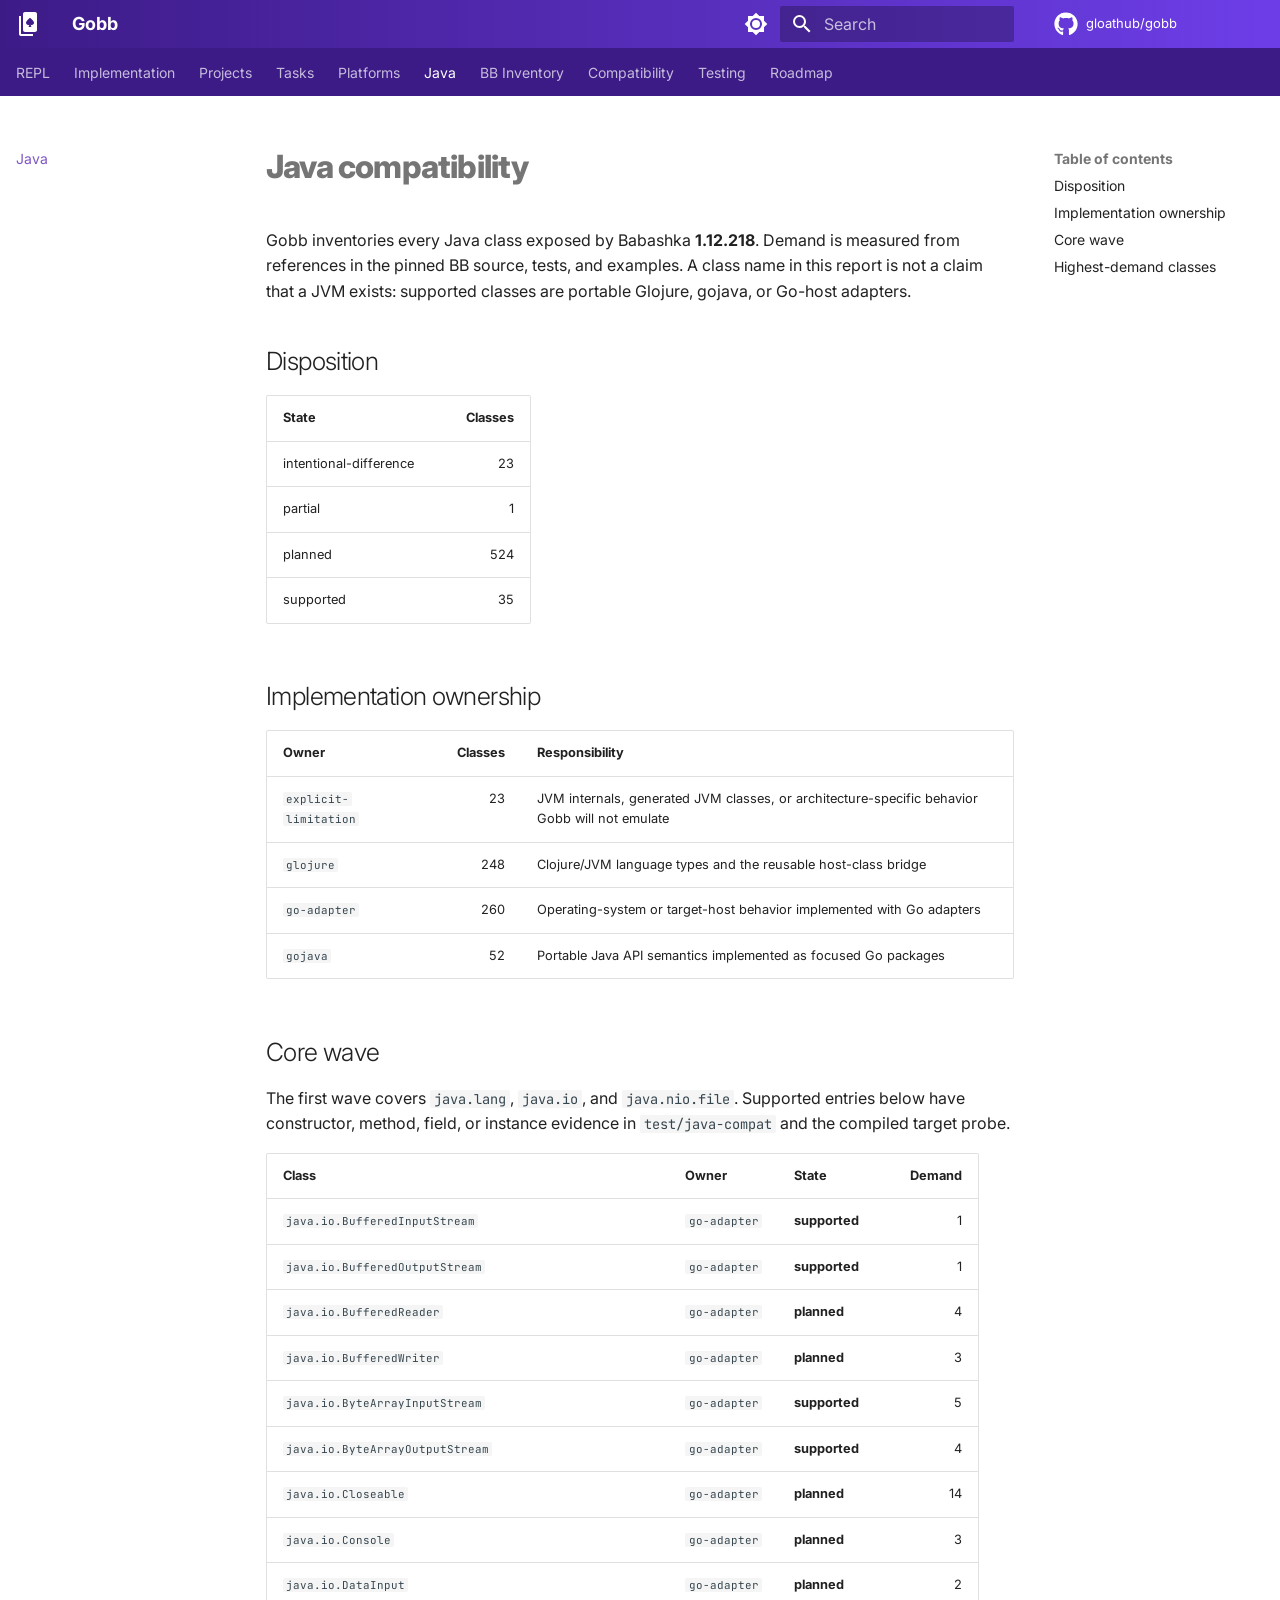
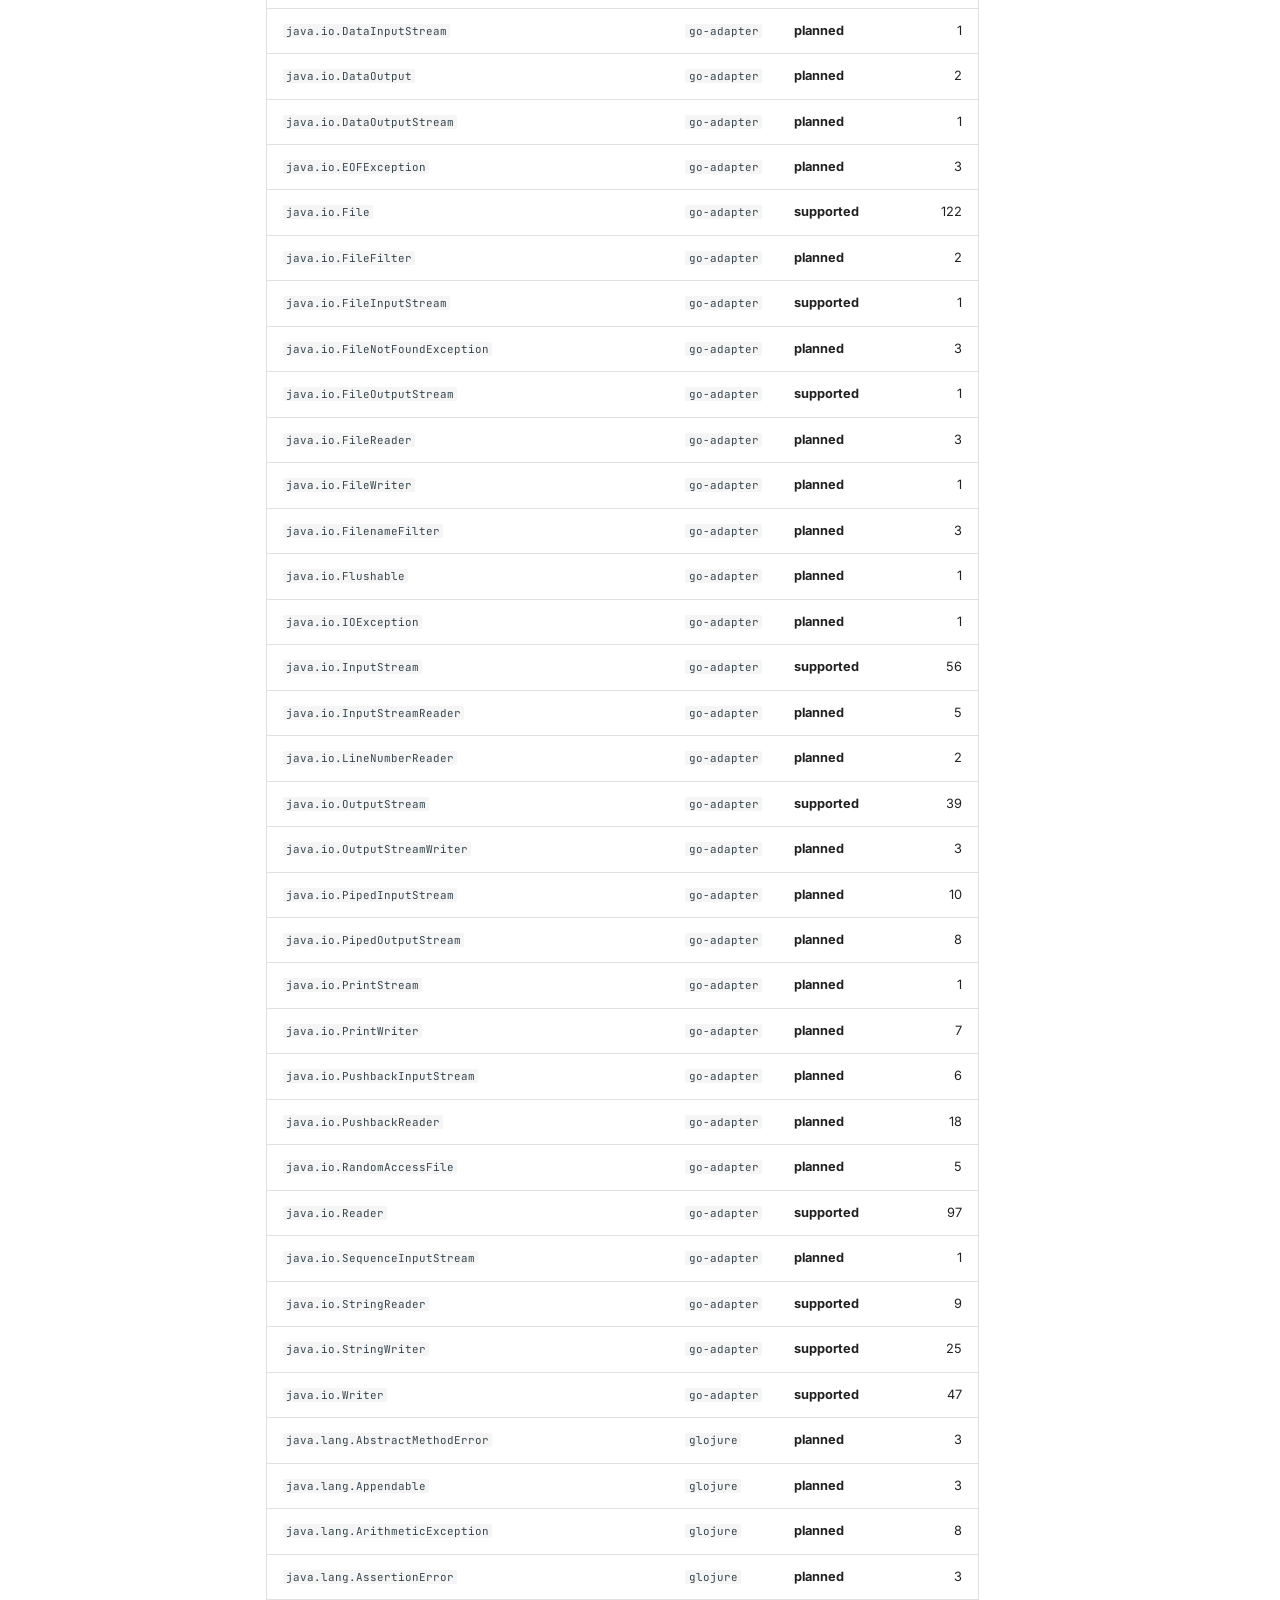
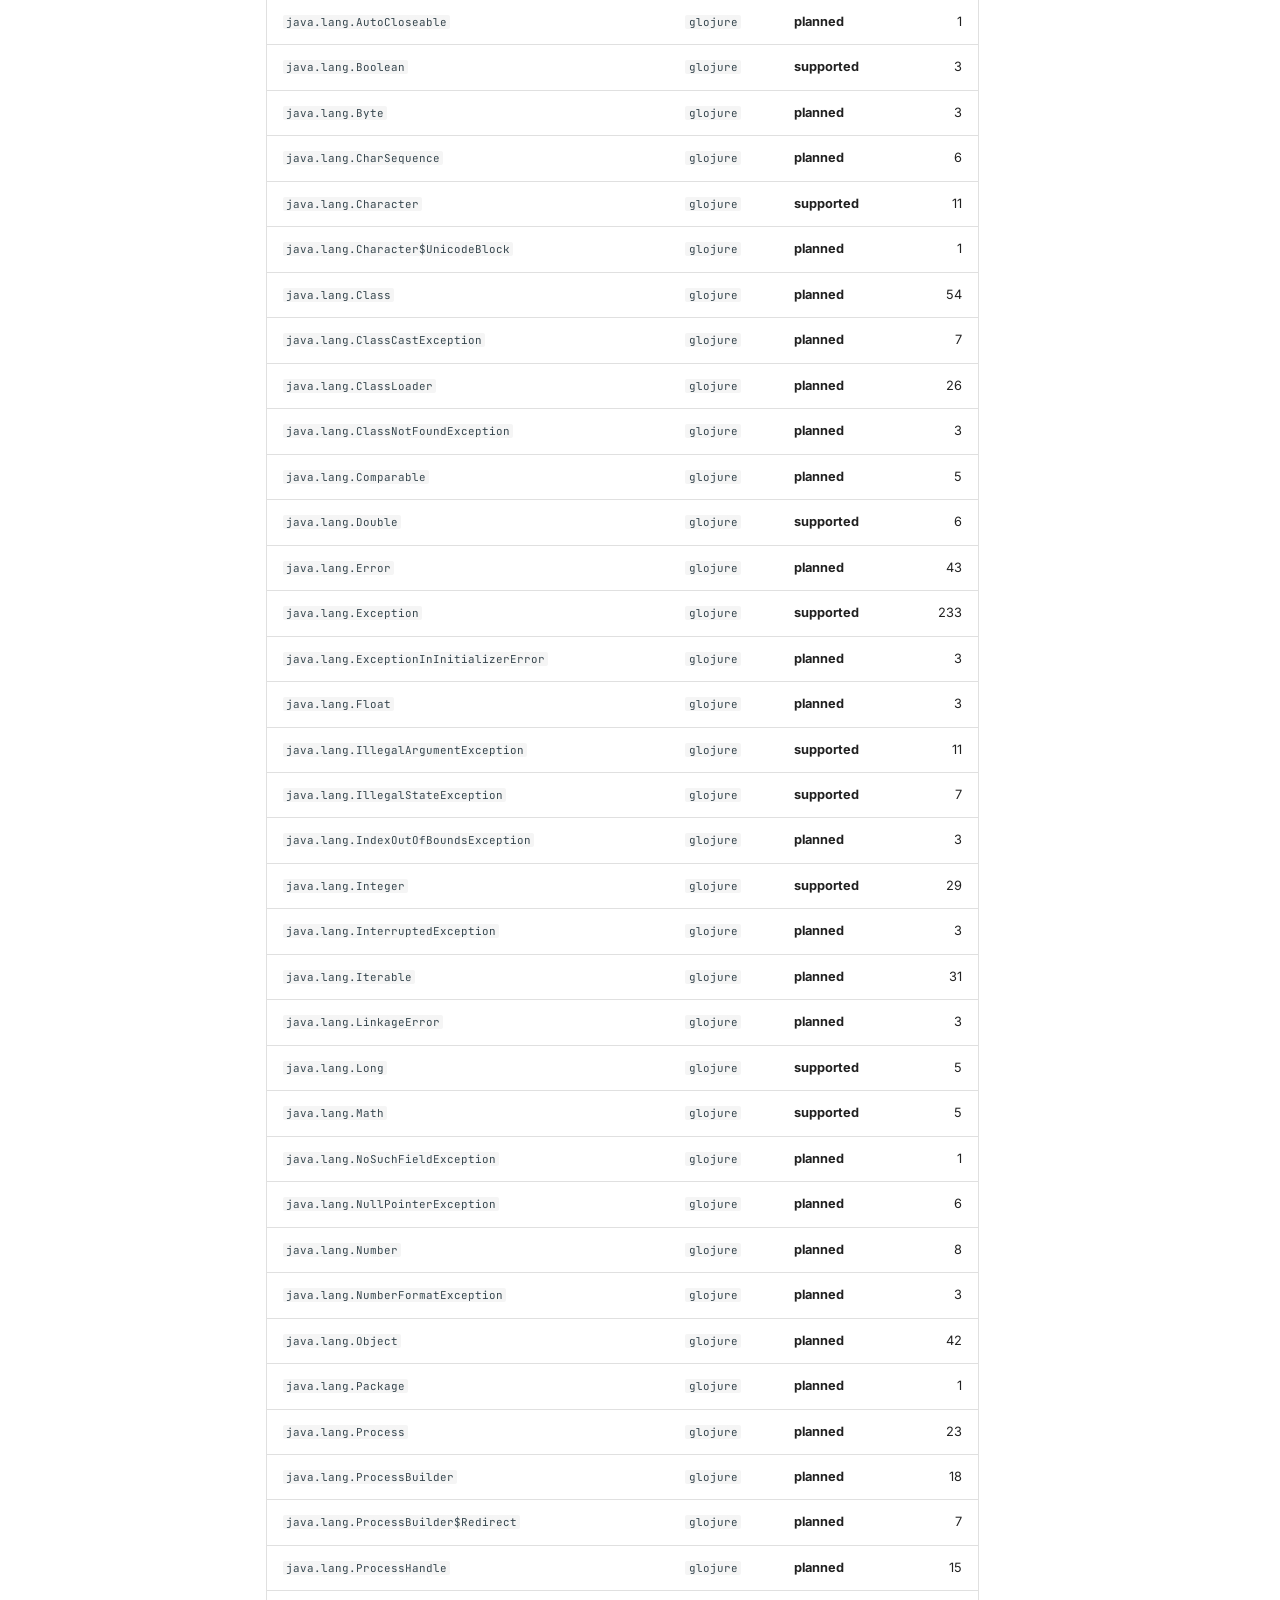
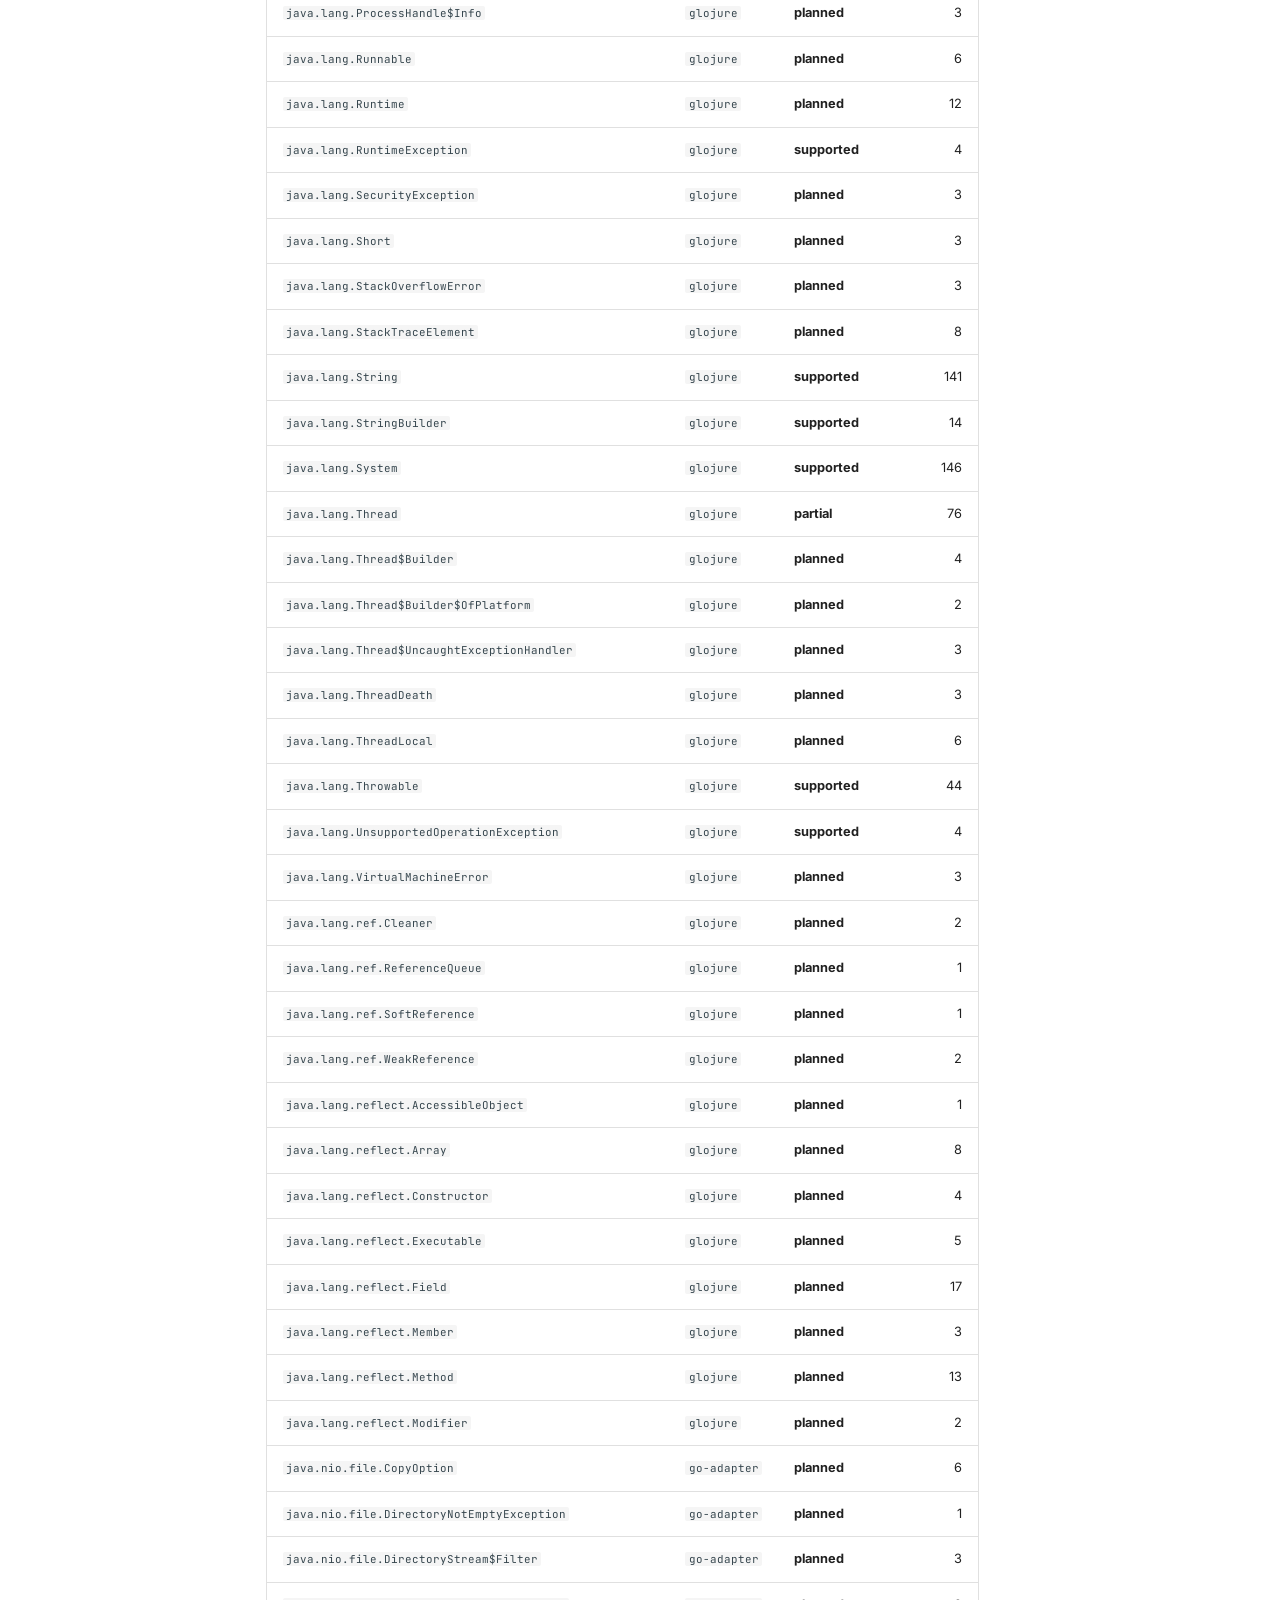
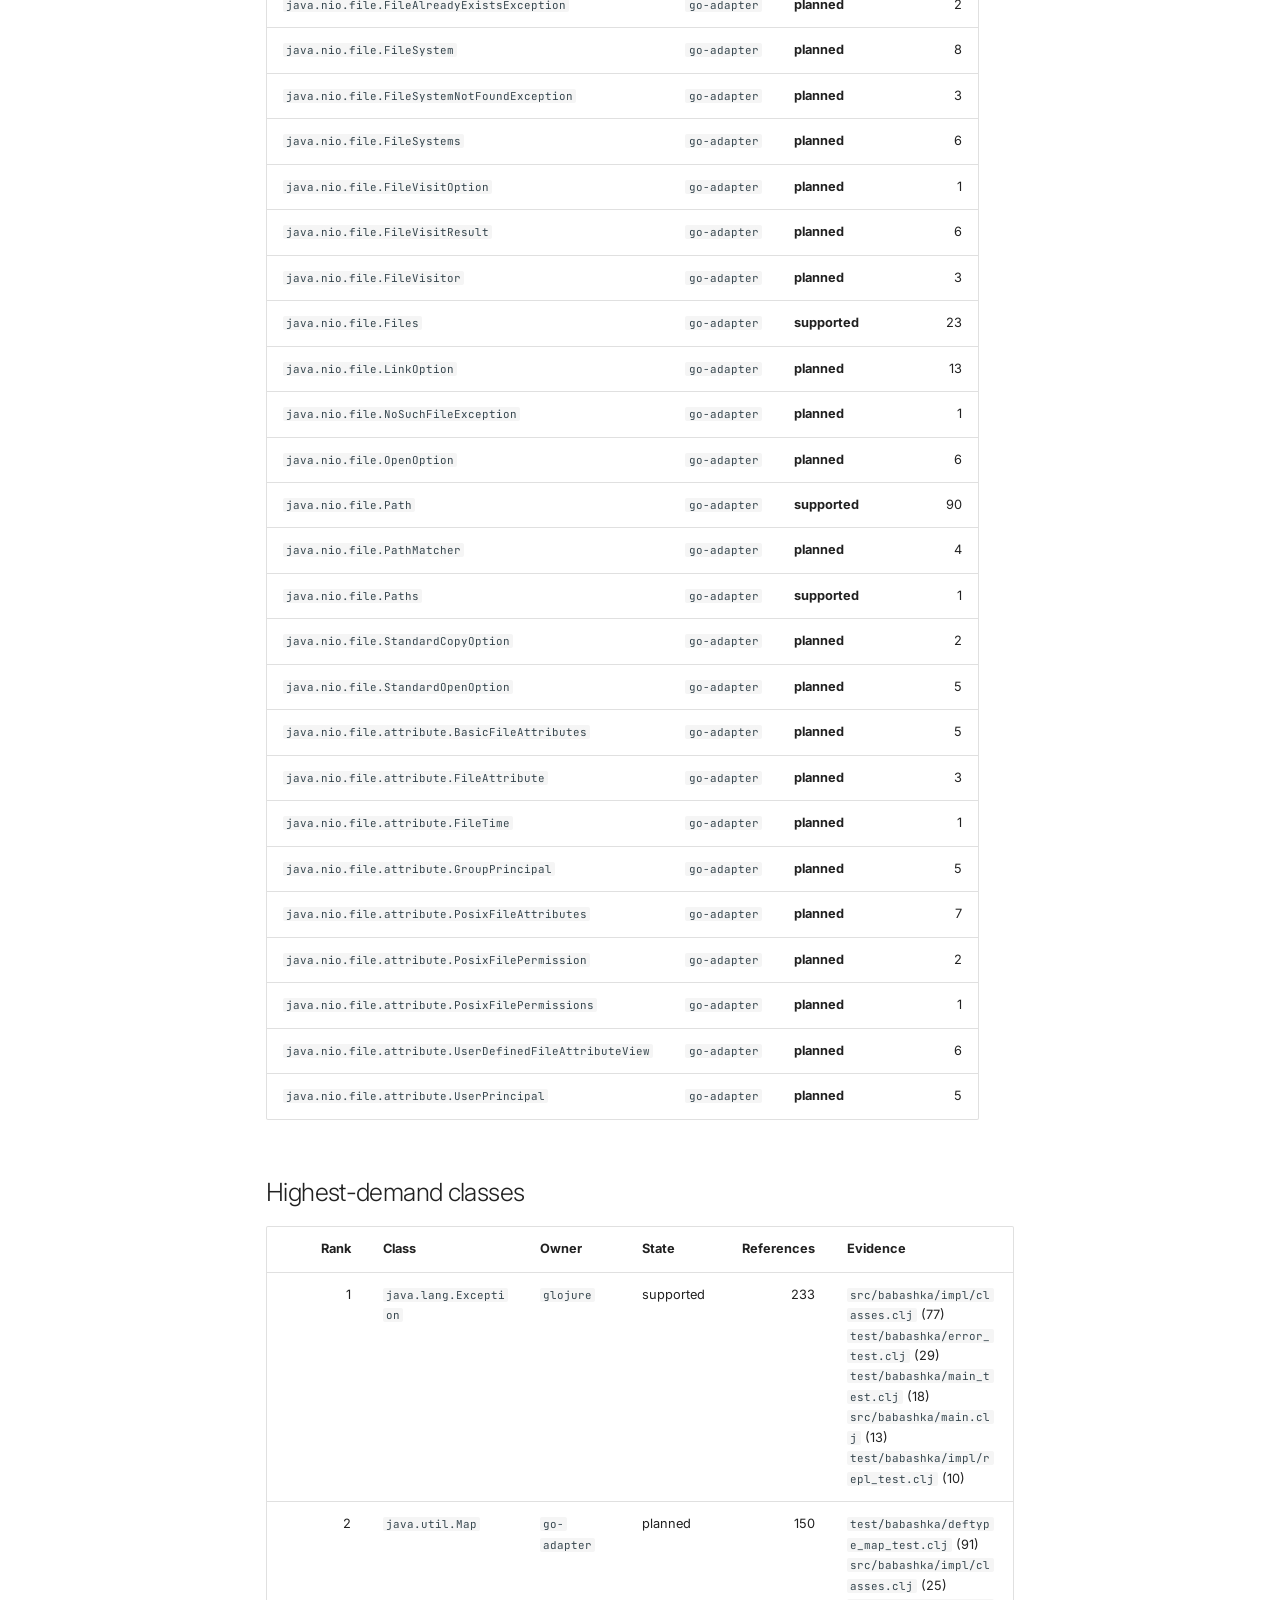
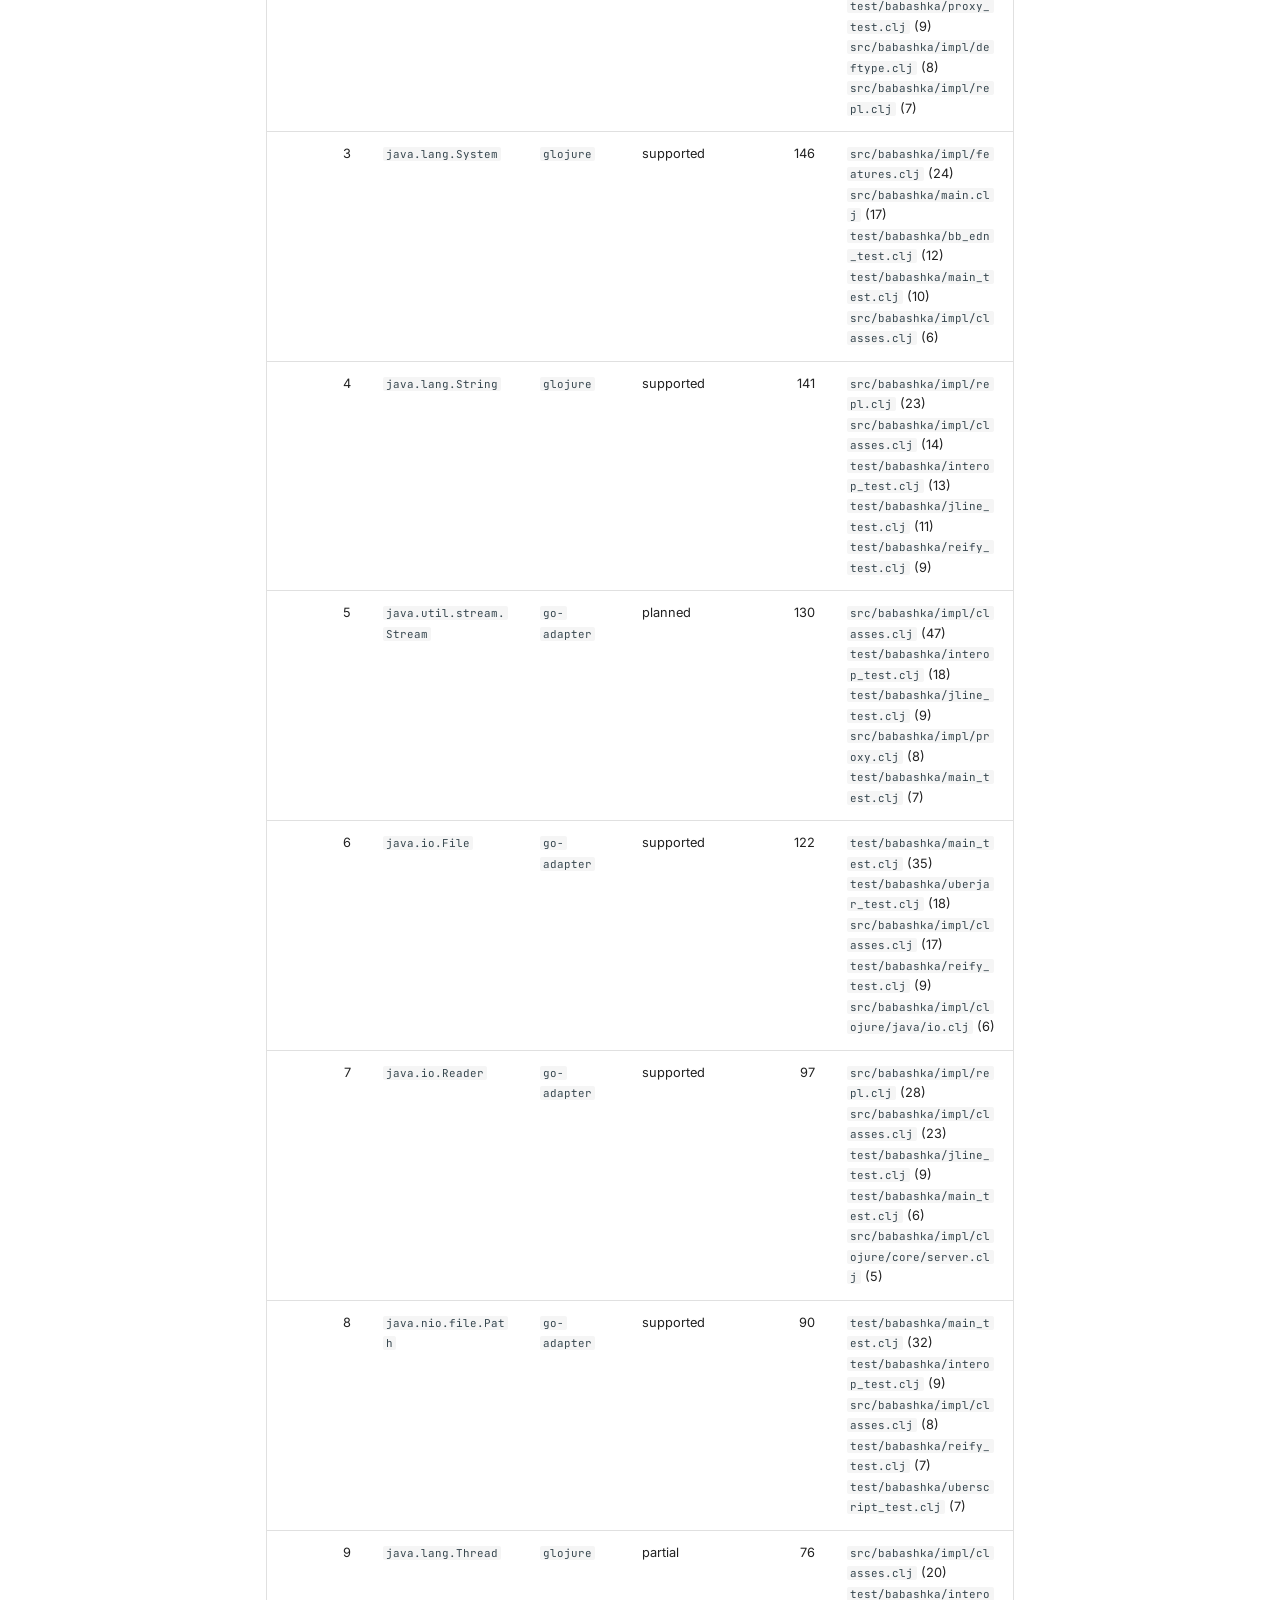
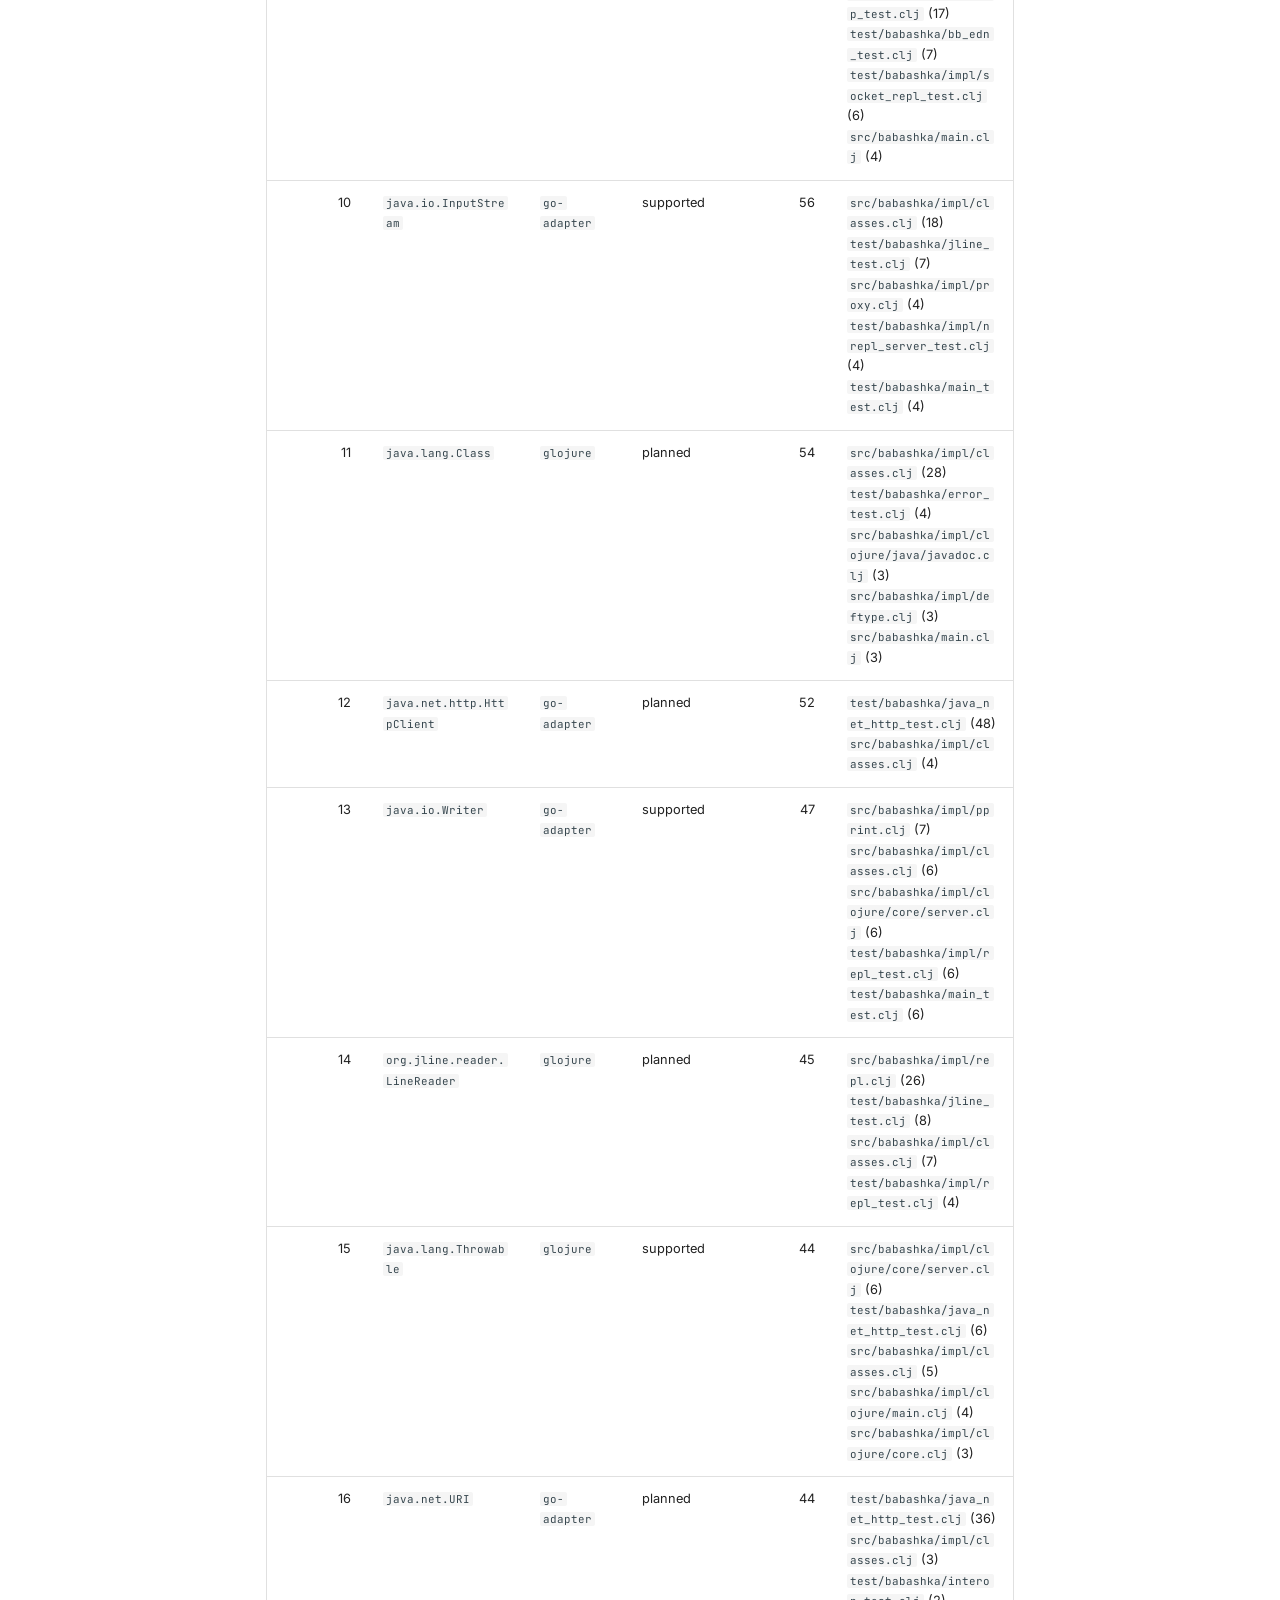
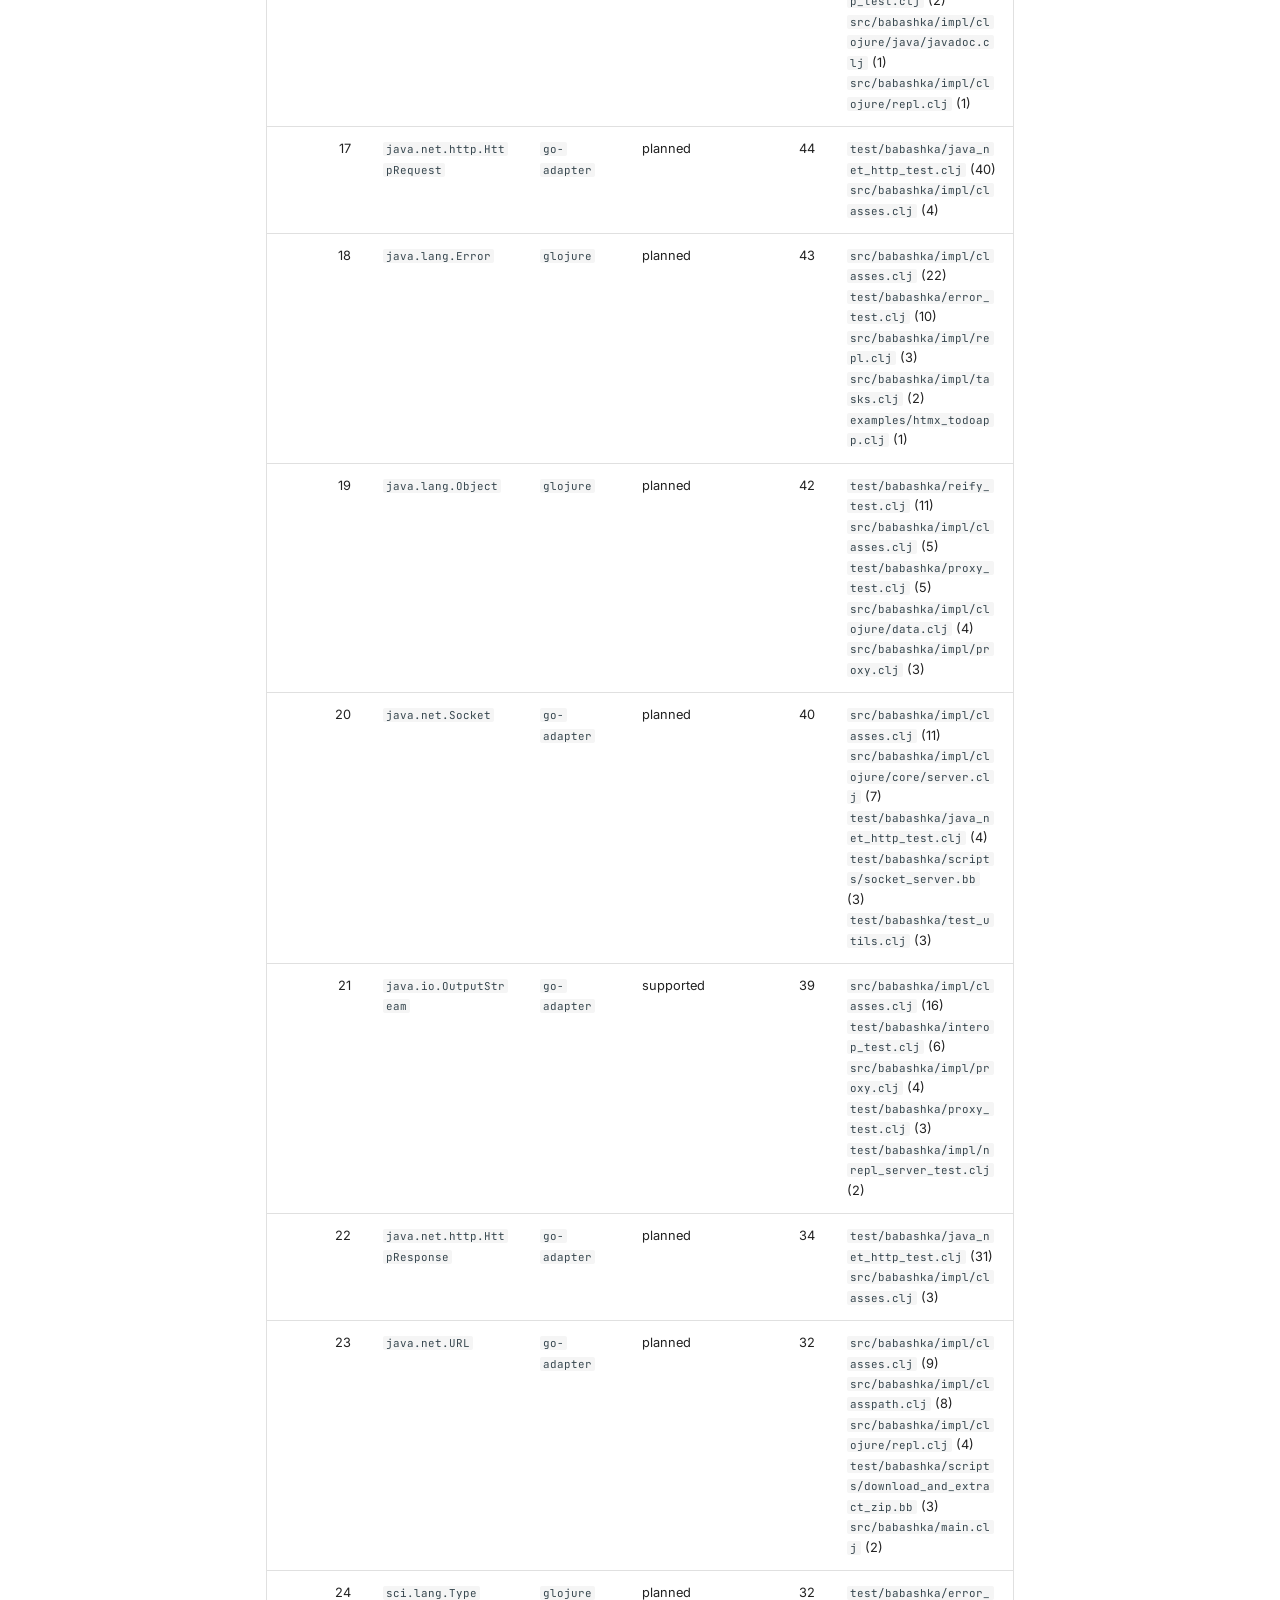
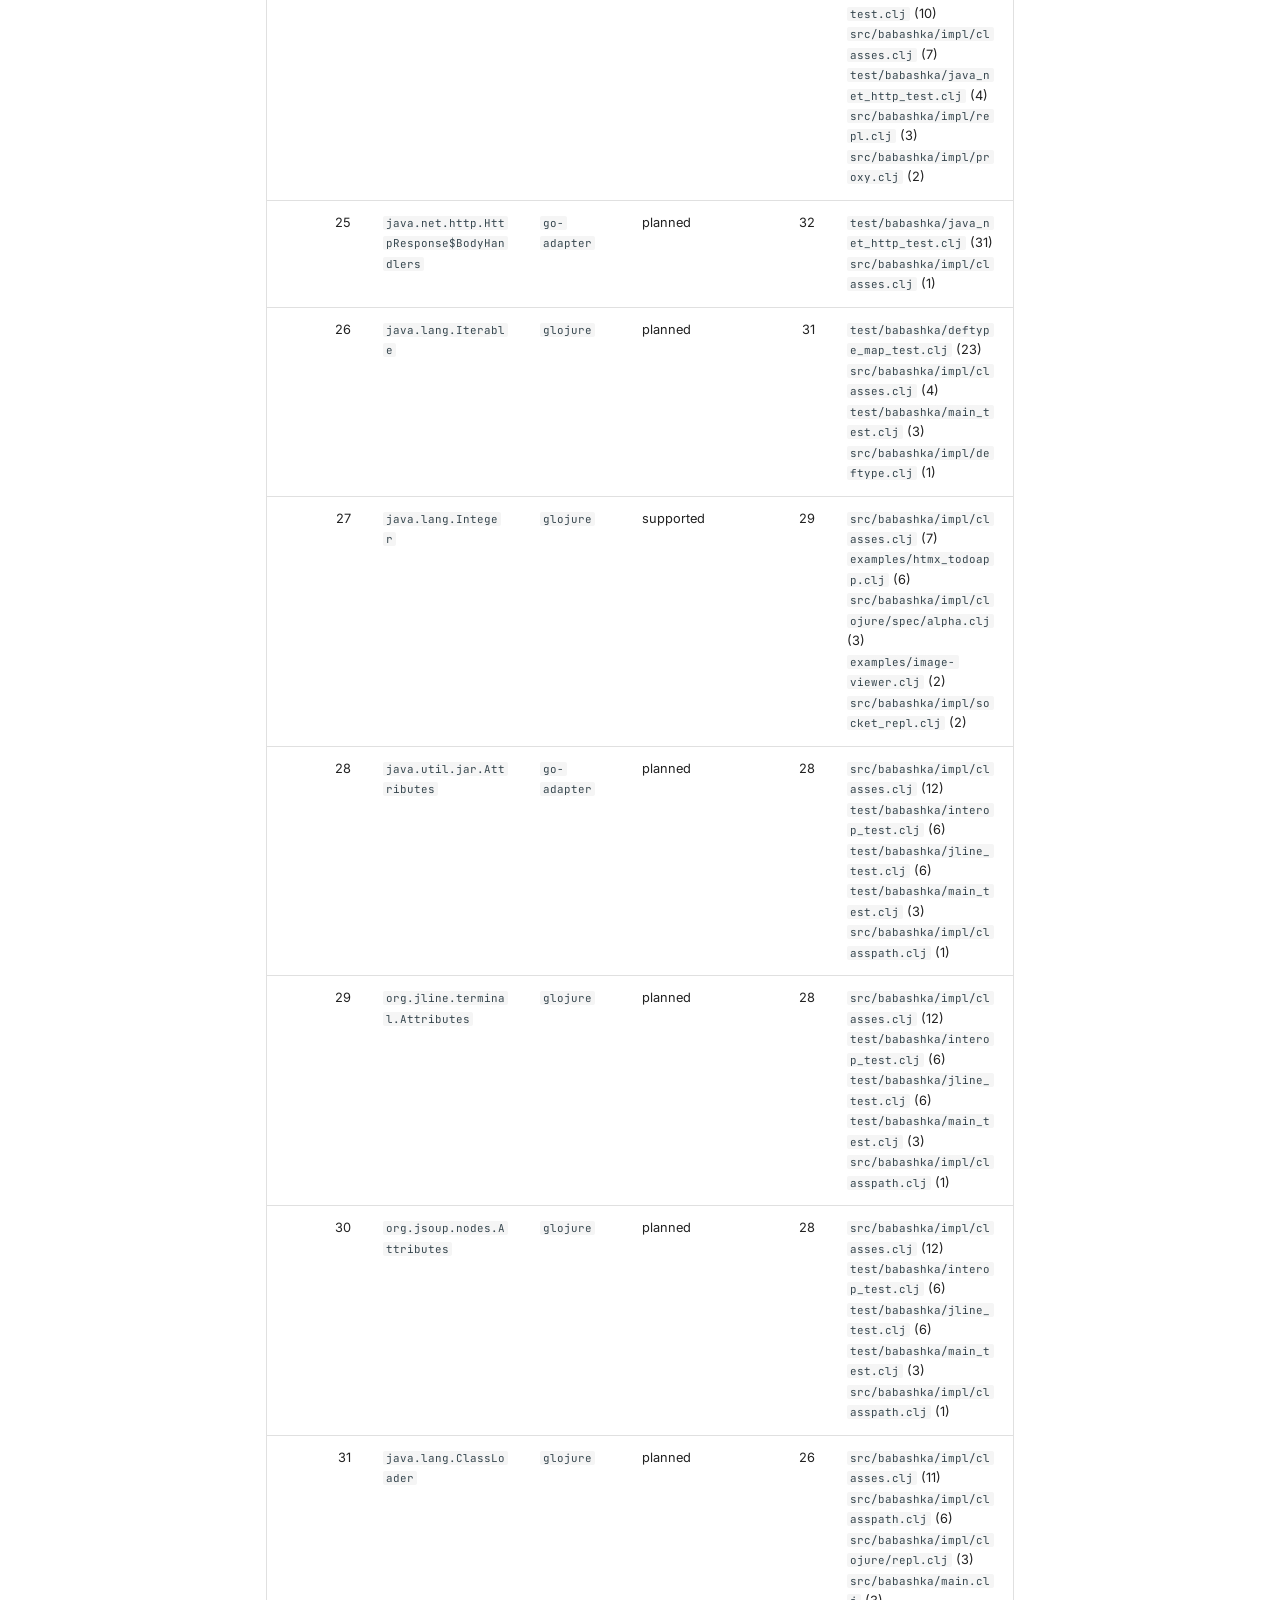
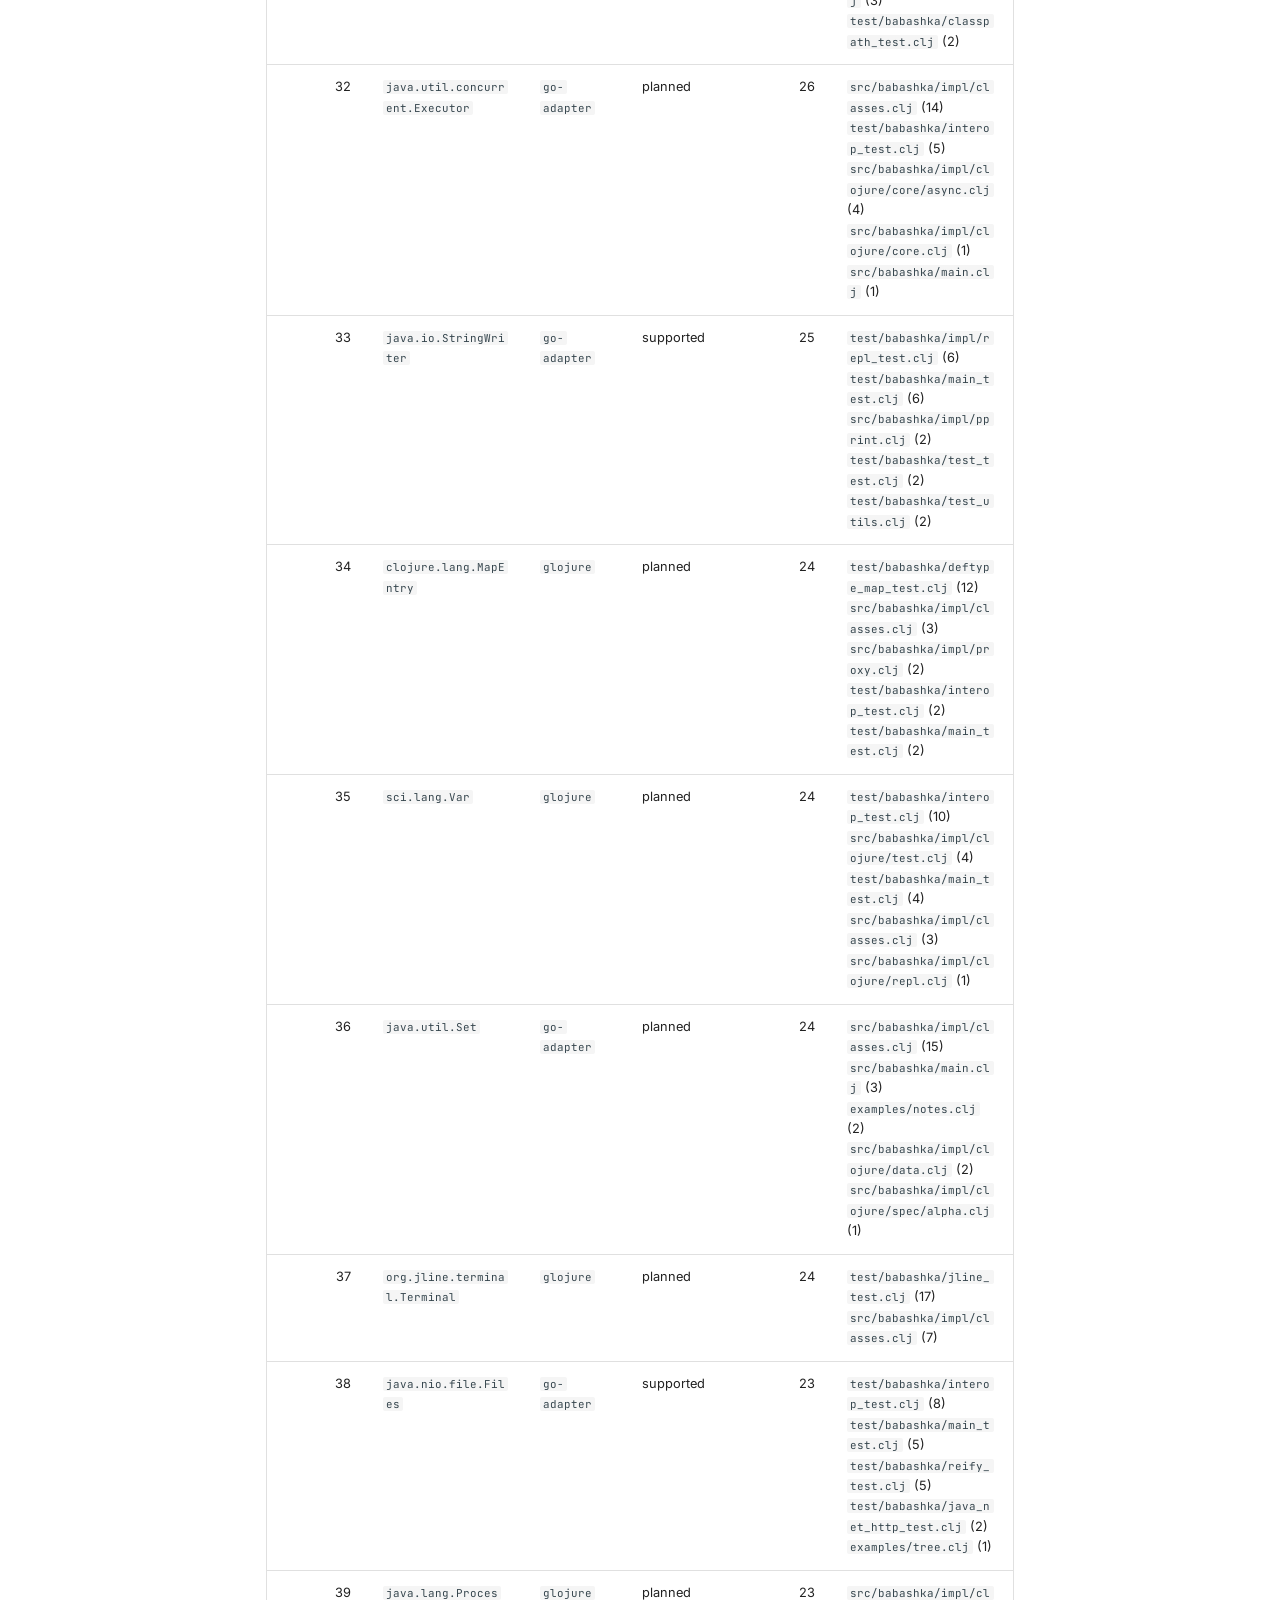
<file: java-compatibility/index.html>
<!doctype html>
<html lang="en" class="no-js">
  <head>
    
      <meta charset="utf-8">
      <meta name="viewport" content="width=device-width,initial-scale=1">
      
        <meta name="description" content="A Go-native Babashka powered by Gloat and the full Glojure runtime">
      
      
        <meta name="author" content="Ingy dot Net">
      
      
        <link rel="canonical" href="https://gobb.site/java-compatibility/">
      
      
        <link rel="prev" href="../platforms/">
      
      
        <link rel="next" href="../inventory/">
      
      
        
      
      
      <link rel="icon" href="../img/favicon.svg">
      <meta name="generator" content="mkdocs-1.6.1, mkdocs-material-9.7.6">
    
    
      
        <title>Java - Gobb</title>
      
    
    
      <link rel="stylesheet" href="../assets/stylesheets/main.484c7ddc.min.css">
      
        
        <link rel="stylesheet" href="../assets/stylesheets/palette.ab4e12ef.min.css">
      
      


    
    
      
    
    
      
        
        
        <link rel="preconnect" href="https://fonts.gstatic.com" crossorigin>
        <link rel="stylesheet" href="https://fonts.googleapis.com/css?family=Inter:300,300i,400,400i,700,700i%7CJetBrains+Mono:400,400i,700,700i&display=fallback">
        <style>:root{--md-text-font:"Inter";--md-code-font:"JetBrains Mono"}</style>
      
    
    
      <link rel="stylesheet" href="../css/extra.css">
    
    <script>__md_scope=new URL("..",location),__md_hash=e=>[...e].reduce(((e,_)=>(e<<5)-e+_.charCodeAt(0)),0),__md_get=(e,_=localStorage,t=__md_scope)=>JSON.parse(_.getItem(t.pathname+"."+e)),__md_set=(e,_,t=localStorage,a=__md_scope)=>{try{t.setItem(a.pathname+"."+e,JSON.stringify(_))}catch(e){}}</script>
    
      

    
    
  
<meta property="og:type" content="website" />
<meta property="og:title" content="Java - Gobb" />
<meta property="og:description" content="A Go-native Babashka powered by Gloat and the full Glojure runtime" />
<meta property="og:image" content="https://gobb.site/assets/images/social/java-compatibility.png?v=1786044290" />
<meta property="og:image:type" content="image/png" />
<meta property="og:image:width" content="1200" />
<meta property="og:image:height" content="630" />
<meta property="og:url" content="https://gobb.site/java-compatibility/" />
<meta property="twitter:card" content="summary_large_image" />
<meta property="twitter:title" content="Java - Gobb" />
<meta property="twitter:description" content="A Go-native Babashka powered by Gloat and the full Glojure runtime" />
<meta property="twitter:image" content="https://gobb.site/assets/images/social/java-compatibility.png?v=1786044290" />
</head>
  
  
    
    
      
    
    
    
    
    <body dir="ltr" data-md-color-scheme="default" data-md-color-primary="deep-purple" data-md-color-accent="cyan">
  
    
    <input class="md-toggle" data-md-toggle="drawer" type="checkbox" id="__drawer" autocomplete="off">
    <input class="md-toggle" data-md-toggle="search" type="checkbox" id="__search" autocomplete="off">
    <label class="md-overlay" for="__drawer"></label>
    <div data-md-component="skip">
      
        
        <a href="#java-compatibility" class="md-skip">
          Skip to content
        </a>
      
    </div>
    <div data-md-component="announce">
      
    </div>
    
    
      


<header class="md-header" data-md-component="header">
  <nav class="md-header__inner md-grid" aria-label="Header">
    <a href=".." title="Gobb" class="md-header__button md-logo" aria-label="Gobb" data-md-component="logo">
      
  
  <svg xmlns="http://www.w3.org/2000/svg" viewBox="0 0 24 24"><path d="M3 4v18c0 1.1.9 2 2 2h12v-2H5V4zm16-4H9C7.9 0 7 .9 7 2v16c0 1.1.9 2 2 2h10c1.1 0 2-.9 2-2V2c0-1.1-.9-2-2-2m-3.2 13q-.6 0-1.2-.3l.9 2.3h-3l.9-2.3q-.6.3-1.2.3C11 13 10 12 10 10.8c0-1.5 1.4-2.7 3.4-4.6l.6-.5.6.5c2 1.9 3.4 3.1 3.4 4.6 0 1.3-1 2.2-2.2 2.2"/></svg>

    </a>
    <label class="md-header__button md-icon" for="__drawer">
      
      <svg xmlns="http://www.w3.org/2000/svg" viewBox="0 0 24 24"><path d="M3 6h18v2H3zm0 5h18v2H3zm0 5h18v2H3z"/></svg>
    </label>
    <a href=".." title="Gobb" class="md-header__title md-header__home" data-md-component="header-title">
      <div class="md-header__ellipsis">
        <div class="md-header__topic">
          <span class="md-ellipsis">
            Gobb
          </span>
        </div>
        <div class="md-header__topic" data-md-component="header-topic">
          <span class="md-ellipsis">
            
              Java
            
          </span>
        </div>
      </div>
    </a>
    
      
        <form class="md-header__option" data-md-component="palette">
  
    
    
    
    <input class="md-option" data-md-color-media="(prefers-color-scheme: light)" data-md-color-scheme="default" data-md-color-primary="deep-purple" data-md-color-accent="cyan"  aria-label="Switch to dark mode"  type="radio" name="__palette" id="__palette_0">
    
      <label class="md-header__button md-icon" title="Switch to dark mode" for="__palette_1" hidden>
        <svg xmlns="http://www.w3.org/2000/svg" viewBox="0 0 24 24"><path d="M12 8a4 4 0 0 0-4 4 4 4 0 0 0 4 4 4 4 0 0 0 4-4 4 4 0 0 0-4-4m0 10a6 6 0 0 1-6-6 6 6 0 0 1 6-6 6 6 0 0 1 6 6 6 6 0 0 1-6 6m8-9.31V4h-4.69L12 .69 8.69 4H4v4.69L.69 12 4 15.31V20h4.69L12 23.31 15.31 20H20v-4.69L23.31 12z"/></svg>
      </label>
    
  
    
    
    
    <input class="md-option" data-md-color-media="(prefers-color-scheme: dark)" data-md-color-scheme="slate" data-md-color-primary="deep-purple" data-md-color-accent="cyan"  aria-label="Switch to light mode"  type="radio" name="__palette" id="__palette_1">
    
      <label class="md-header__button md-icon" title="Switch to light mode" for="__palette_0" hidden>
        <svg xmlns="http://www.w3.org/2000/svg" viewBox="0 0 24 24"><path d="M12 18c-.89 0-1.74-.2-2.5-.55C11.56 16.5 13 14.42 13 12s-1.44-4.5-3.5-5.45C10.26 6.2 11.11 6 12 6a6 6 0 0 1 6 6 6 6 0 0 1-6 6m8-9.31V4h-4.69L12 .69 8.69 4H4v4.69L.69 12 4 15.31V20h4.69L12 23.31 15.31 20H20v-4.69L23.31 12z"/></svg>
      </label>
    
  
</form>
      
    
    
      <script>var palette=__md_get("__palette");if(palette&&palette.color){if("(prefers-color-scheme)"===palette.color.media){var media=matchMedia("(prefers-color-scheme: light)"),input=document.querySelector(media.matches?"[data-md-color-media='(prefers-color-scheme: light)']":"[data-md-color-media='(prefers-color-scheme: dark)']");palette.color.media=input.getAttribute("data-md-color-media"),palette.color.scheme=input.getAttribute("data-md-color-scheme"),palette.color.primary=input.getAttribute("data-md-color-primary"),palette.color.accent=input.getAttribute("data-md-color-accent")}for(var[key,value]of Object.entries(palette.color))document.body.setAttribute("data-md-color-"+key,value)}</script>
    
    
    
      
      
        <label class="md-header__button md-icon" for="__search">
          
          <svg xmlns="http://www.w3.org/2000/svg" viewBox="0 0 24 24"><path d="M9.5 3A6.5 6.5 0 0 1 16 9.5c0 1.61-.59 3.09-1.56 4.23l.27.27h.79l5 5-1.5 1.5-5-5v-.79l-.27-.27A6.52 6.52 0 0 1 9.5 16 6.5 6.5 0 0 1 3 9.5 6.5 6.5 0 0 1 9.5 3m0 2C7 5 5 7 5 9.5S7 14 9.5 14 14 12 14 9.5 12 5 9.5 5"/></svg>
        </label>
        <div class="md-search" data-md-component="search" role="dialog">
  <label class="md-search__overlay" for="__search"></label>
  <div class="md-search__inner" role="search">
    <form class="md-search__form" name="search">
      <input type="text" class="md-search__input" name="query" aria-label="Search" placeholder="Search" autocapitalize="off" autocorrect="off" autocomplete="off" spellcheck="false" data-md-component="search-query" required>
      <label class="md-search__icon md-icon" for="__search">
        
        <svg xmlns="http://www.w3.org/2000/svg" viewBox="0 0 24 24"><path d="M9.5 3A6.5 6.5 0 0 1 16 9.5c0 1.61-.59 3.09-1.56 4.23l.27.27h.79l5 5-1.5 1.5-5-5v-.79l-.27-.27A6.52 6.52 0 0 1 9.5 16 6.5 6.5 0 0 1 3 9.5 6.5 6.5 0 0 1 9.5 3m0 2C7 5 5 7 5 9.5S7 14 9.5 14 14 12 14 9.5 12 5 9.5 5"/></svg>
        
        <svg xmlns="http://www.w3.org/2000/svg" viewBox="0 0 24 24"><path d="M20 11v2H8l5.5 5.5-1.42 1.42L4.16 12l7.92-7.92L13.5 5.5 8 11z"/></svg>
      </label>
      <nav class="md-search__options" aria-label="Search">
        
        <button type="reset" class="md-search__icon md-icon" title="Clear" aria-label="Clear" tabindex="-1">
          
          <svg xmlns="http://www.w3.org/2000/svg" viewBox="0 0 24 24"><path d="M19 6.41 17.59 5 12 10.59 6.41 5 5 6.41 10.59 12 5 17.59 6.41 19 12 13.41 17.59 19 19 17.59 13.41 12z"/></svg>
        </button>
      </nav>
      
        <div class="md-search__suggest" data-md-component="search-suggest"></div>
      
    </form>
    <div class="md-search__output">
      <div class="md-search__scrollwrap" tabindex="0" data-md-scrollfix>
        <div class="md-search-result" data-md-component="search-result">
          <div class="md-search-result__meta">
            Initializing search
          </div>
          <ol class="md-search-result__list" role="presentation"></ol>
        </div>
      </div>
    </div>
  </div>
</div>
      
    
    
      <div class="md-header__source">
        <a href="https://github.com/gloathub/gobb" title="Go to repository" class="md-source" data-md-component="source">
  <div class="md-source__icon md-icon">
    
    <svg xmlns="http://www.w3.org/2000/svg" viewBox="0 0 512 512"><!--! Font Awesome Free 7.1.0 by @fontawesome - https://fontawesome.com License - https://fontawesome.com/license/free (Icons: CC BY 4.0, Fonts: SIL OFL 1.1, Code: MIT License) Copyright 2025 Fonticons, Inc.--><path d="M173.9 397.4c0 2-2.3 3.6-5.2 3.6-3.3.3-5.6-1.3-5.6-3.6 0-2 2.3-3.6 5.2-3.6 3-.3 5.6 1.3 5.6 3.6m-31.1-4.5c-.7 2 1.3 4.3 4.3 4.9 2.6 1 5.6 0 6.2-2s-1.3-4.3-4.3-5.2c-2.6-.7-5.5.3-6.2 2.3m44.2-1.7c-2.9.7-4.9 2.6-4.6 4.9.3 2 2.9 3.3 5.9 2.6 2.9-.7 4.9-2.6 4.6-4.6-.3-1.9-3-3.2-5.9-2.9M252.8 8C114.1 8 8 113.3 8 252c0 110.9 69.8 205.8 169.5 239.2 12.8 2.3 17.3-5.6 17.3-12.1 0-6.2-.3-40.4-.3-61.4 0 0-70 15-84.7-29.8 0 0-11.4-29.1-27.8-36.6 0 0-22.9-15.7 1.6-15.4 0 0 24.9 2 38.6 25.8 21.9 38.6 58.6 27.5 72.9 20.9 2.3-16 8.8-27.1 16-33.7-55.9-6.2-112.3-14.3-112.3-110.5 0-27.5 7.6-41.3 23.6-58.9-2.6-6.5-11.1-33.3 2.6-67.9 20.9-6.5 69 27 69 27 20-5.6 41.5-8.5 62.8-8.5s42.8 2.9 62.8 8.5c0 0 48.1-33.6 69-27 13.7 34.7 5.2 61.4 2.6 67.9 16 17.7 25.8 31.5 25.8 58.9 0 96.5-58.9 104.2-114.8 110.5 9.2 7.9 17 22.9 17 46.4 0 33.7-.3 75.4-.3 83.6 0 6.5 4.6 14.4 17.3 12.1C436.2 457.8 504 362.9 504 252 504 113.3 391.5 8 252.8 8M105.2 352.9c-1.3 1-1 3.3.7 5.2 1.6 1.6 3.9 2.3 5.2 1 1.3-1 1-3.3-.7-5.2-1.6-1.6-3.9-2.3-5.2-1m-10.8-8.1c-.7 1.3.3 2.9 2.3 3.9 1.6 1 3.6.7 4.3-.7.7-1.3-.3-2.9-2.3-3.9-2-.6-3.6-.3-4.3.7m32.4 35.6c-1.6 1.3-1 4.3 1.3 6.2 2.3 2.3 5.2 2.6 6.5 1 1.3-1.3.7-4.3-1.3-6.2-2.2-2.3-5.2-2.6-6.5-1m-11.4-14.7c-1.6 1-1.6 3.6 0 5.9s4.3 3.3 5.6 2.3c1.6-1.3 1.6-3.9 0-6.2-1.4-2.3-4-3.3-5.6-2"/></svg>
  </div>
  <div class="md-source__repository">
    gloathub/gobb
  </div>
</a>
      </div>
    
  </nav>
  
</header>
    
    <div class="md-container" data-md-component="container">
      
      
        
          
            
<nav class="md-tabs" aria-label="Tabs" data-md-component="tabs">
  <div class="md-grid">
    <ul class="md-tabs__list">
      
        
  
  
  
  
    <li class="md-tabs__item">
      <a href=".." class="md-tabs__link">
        
  
  
    
  
  Gobb

      </a>
    </li>
  

      
        
  
  
  
  
    <li class="md-tabs__item">
      <a href="../repl/" class="md-tabs__link">
        
  
  
    
  
  REPL

      </a>
    </li>
  

      
        
  
  
  
  
    <li class="md-tabs__item">
      <a href="../implementation/" class="md-tabs__link">
        
  
  
    
  
  Implementation

      </a>
    </li>
  

      
        
  
  
  
  
    <li class="md-tabs__item">
      <a href="../projects/" class="md-tabs__link">
        
  
  
    
  
  Projects

      </a>
    </li>
  

      
        
  
  
  
  
    <li class="md-tabs__item">
      <a href="../tasks/" class="md-tabs__link">
        
  
  
    
  
  Tasks

      </a>
    </li>
  

      
        
  
  
  
  
    <li class="md-tabs__item">
      <a href="../platforms/" class="md-tabs__link">
        
  
  
    
  
  Platforms

      </a>
    </li>
  

      
        
  
  
  
    
  
  
    <li class="md-tabs__item md-tabs__item--active">
      <a href="./" class="md-tabs__link">
        
  
  
    
  
  Java

      </a>
    </li>
  

      
        
  
  
  
  
    <li class="md-tabs__item">
      <a href="../inventory/" class="md-tabs__link">
        
  
  
    
  
  BB Inventory

      </a>
    </li>
  

      
        
  
  
  
  
    <li class="md-tabs__item">
      <a href="../compatibility/" class="md-tabs__link">
        
  
  
    
  
  Compatibility

      </a>
    </li>
  

      
        
  
  
  
  
    <li class="md-tabs__item">
      <a href="../testing/" class="md-tabs__link">
        
  
  
    
  
  Testing

      </a>
    </li>
  

      
        
  
  
  
  
    <li class="md-tabs__item">
      <a href="../roadmap/" class="md-tabs__link">
        
  
  
    
  
  Roadmap

      </a>
    </li>
  

      
    </ul>
  </div>
</nav>
          
        
      
      <main class="md-main" data-md-component="main">
        <div class="md-main__inner md-grid">
          
            
              
              <div class="md-sidebar md-sidebar--primary" data-md-component="sidebar" data-md-type="navigation" >
                <div class="md-sidebar__scrollwrap">
                  <div class="md-sidebar__inner">
                    


  


<nav class="md-nav md-nav--primary md-nav--lifted" aria-label="Navigation" data-md-level="0">
  <label class="md-nav__title" for="__drawer">
    <a href=".." title="Gobb" class="md-nav__button md-logo" aria-label="Gobb" data-md-component="logo">
      
  
  <svg xmlns="http://www.w3.org/2000/svg" viewBox="0 0 24 24"><path d="M3 4v18c0 1.1.9 2 2 2h12v-2H5V4zm16-4H9C7.9 0 7 .9 7 2v16c0 1.1.9 2 2 2h10c1.1 0 2-.9 2-2V2c0-1.1-.9-2-2-2m-3.2 13q-.6 0-1.2-.3l.9 2.3h-3l.9-2.3q-.6.3-1.2.3C11 13 10 12 10 10.8c0-1.5 1.4-2.7 3.4-4.6l.6-.5.6.5c2 1.9 3.4 3.1 3.4 4.6 0 1.3-1 2.2-2.2 2.2"/></svg>

    </a>
    Gobb
  </label>
  
    <div class="md-nav__source">
      <a href="https://github.com/gloathub/gobb" title="Go to repository" class="md-source" data-md-component="source">
  <div class="md-source__icon md-icon">
    
    <svg xmlns="http://www.w3.org/2000/svg" viewBox="0 0 512 512"><!--! Font Awesome Free 7.1.0 by @fontawesome - https://fontawesome.com License - https://fontawesome.com/license/free (Icons: CC BY 4.0, Fonts: SIL OFL 1.1, Code: MIT License) Copyright 2025 Fonticons, Inc.--><path d="M173.9 397.4c0 2-2.3 3.6-5.2 3.6-3.3.3-5.6-1.3-5.6-3.6 0-2 2.3-3.6 5.2-3.6 3-.3 5.6 1.3 5.6 3.6m-31.1-4.5c-.7 2 1.3 4.3 4.3 4.9 2.6 1 5.6 0 6.2-2s-1.3-4.3-4.3-5.2c-2.6-.7-5.5.3-6.2 2.3m44.2-1.7c-2.9.7-4.9 2.6-4.6 4.9.3 2 2.9 3.3 5.9 2.6 2.9-.7 4.9-2.6 4.6-4.6-.3-1.9-3-3.2-5.9-2.9M252.8 8C114.1 8 8 113.3 8 252c0 110.9 69.8 205.8 169.5 239.2 12.8 2.3 17.3-5.6 17.3-12.1 0-6.2-.3-40.4-.3-61.4 0 0-70 15-84.7-29.8 0 0-11.4-29.1-27.8-36.6 0 0-22.9-15.7 1.6-15.4 0 0 24.9 2 38.6 25.8 21.9 38.6 58.6 27.5 72.9 20.9 2.3-16 8.8-27.1 16-33.7-55.9-6.2-112.3-14.3-112.3-110.5 0-27.5 7.6-41.3 23.6-58.9-2.6-6.5-11.1-33.3 2.6-67.9 20.9-6.5 69 27 69 27 20-5.6 41.5-8.5 62.8-8.5s42.8 2.9 62.8 8.5c0 0 48.1-33.6 69-27 13.7 34.7 5.2 61.4 2.6 67.9 16 17.7 25.8 31.5 25.8 58.9 0 96.5-58.9 104.2-114.8 110.5 9.2 7.9 17 22.9 17 46.4 0 33.7-.3 75.4-.3 83.6 0 6.5 4.6 14.4 17.3 12.1C436.2 457.8 504 362.9 504 252 504 113.3 391.5 8 252.8 8M105.2 352.9c-1.3 1-1 3.3.7 5.2 1.6 1.6 3.9 2.3 5.2 1 1.3-1 1-3.3-.7-5.2-1.6-1.6-3.9-2.3-5.2-1m-10.8-8.1c-.7 1.3.3 2.9 2.3 3.9 1.6 1 3.6.7 4.3-.7.7-1.3-.3-2.9-2.3-3.9-2-.6-3.6-.3-4.3.7m32.4 35.6c-1.6 1.3-1 4.3 1.3 6.2 2.3 2.3 5.2 2.6 6.5 1 1.3-1.3.7-4.3-1.3-6.2-2.2-2.3-5.2-2.6-6.5-1m-11.4-14.7c-1.6 1-1.6 3.6 0 5.9s4.3 3.3 5.6 2.3c1.6-1.3 1.6-3.9 0-6.2-1.4-2.3-4-3.3-5.6-2"/></svg>
  </div>
  <div class="md-source__repository">
    gloathub/gobb
  </div>
</a>
    </div>
  
  <ul class="md-nav__list" data-md-scrollfix>
    
      
      
  
  
  
  
    <li class="md-nav__item">
      <a href=".." class="md-nav__link">
        
  
  
  <span class="md-ellipsis">
    
  
    Gobb
  

    
  </span>
  
  

      </a>
    </li>
  

    
      
      
  
  
  
  
    <li class="md-nav__item">
      <a href="../repl/" class="md-nav__link">
        
  
  
  <span class="md-ellipsis">
    
  
    REPL
  

    
  </span>
  
  

      </a>
    </li>
  

    
      
      
  
  
  
  
    <li class="md-nav__item">
      <a href="../implementation/" class="md-nav__link">
        
  
  
  <span class="md-ellipsis">
    
  
    Implementation
  

    
  </span>
  
  

      </a>
    </li>
  

    
      
      
  
  
  
  
    <li class="md-nav__item">
      <a href="../projects/" class="md-nav__link">
        
  
  
  <span class="md-ellipsis">
    
  
    Projects
  

    
  </span>
  
  

      </a>
    </li>
  

    
      
      
  
  
  
  
    <li class="md-nav__item">
      <a href="../tasks/" class="md-nav__link">
        
  
  
  <span class="md-ellipsis">
    
  
    Tasks
  

    
  </span>
  
  

      </a>
    </li>
  

    
      
      
  
  
  
  
    <li class="md-nav__item">
      <a href="../platforms/" class="md-nav__link">
        
  
  
  <span class="md-ellipsis">
    
  
    Platforms
  

    
  </span>
  
  

      </a>
    </li>
  

    
      
      
  
  
    
  
  
  
    <li class="md-nav__item md-nav__item--active">
      
      <input class="md-nav__toggle md-toggle" type="checkbox" id="__toc">
      
      
        
      
      
        <label class="md-nav__link md-nav__link--active" for="__toc">
          
  
  
  <span class="md-ellipsis">
    
  
    Java
  

    
  </span>
  
  

          <span class="md-nav__icon md-icon"></span>
        </label>
      
      <a href="./" class="md-nav__link md-nav__link--active">
        
  
  
  <span class="md-ellipsis">
    
  
    Java
  

    
  </span>
  
  

      </a>
      
        

<nav class="md-nav md-nav--secondary" aria-label="Table of contents">
  
  
  
    
  
  
    <label class="md-nav__title" for="__toc">
      <span class="md-nav__icon md-icon"></span>
      Table of contents
    </label>
    <ul class="md-nav__list" data-md-component="toc" data-md-scrollfix>
      
        <li class="md-nav__item">
  <a href="#disposition" class="md-nav__link">
    <span class="md-ellipsis">
      
        Disposition
      
    </span>
  </a>
  
</li>
      
        <li class="md-nav__item">
  <a href="#implementation-ownership" class="md-nav__link">
    <span class="md-ellipsis">
      
        Implementation ownership
      
    </span>
  </a>
  
</li>
      
        <li class="md-nav__item">
  <a href="#core-wave" class="md-nav__link">
    <span class="md-ellipsis">
      
        Core wave
      
    </span>
  </a>
  
</li>
      
        <li class="md-nav__item">
  <a href="#highest-demand-classes" class="md-nav__link">
    <span class="md-ellipsis">
      
        Highest-demand classes
      
    </span>
  </a>
  
</li>
      
    </ul>
  
</nav>
      
    </li>
  

    
      
      
  
  
  
  
    <li class="md-nav__item">
      <a href="../inventory/" class="md-nav__link">
        
  
  
  <span class="md-ellipsis">
    
  
    BB Inventory
  

    
  </span>
  
  

      </a>
    </li>
  

    
      
      
  
  
  
  
    <li class="md-nav__item">
      <a href="../compatibility/" class="md-nav__link">
        
  
  
  <span class="md-ellipsis">
    
  
    Compatibility
  

    
  </span>
  
  

      </a>
    </li>
  

    
      
      
  
  
  
  
    <li class="md-nav__item">
      <a href="../testing/" class="md-nav__link">
        
  
  
  <span class="md-ellipsis">
    
  
    Testing
  

    
  </span>
  
  

      </a>
    </li>
  

    
      
      
  
  
  
  
    <li class="md-nav__item">
      <a href="../roadmap/" class="md-nav__link">
        
  
  
  <span class="md-ellipsis">
    
  
    Roadmap
  

    
  </span>
  
  

      </a>
    </li>
  

    
  </ul>
</nav>
                  </div>
                </div>
              </div>
            
            
              
              <div class="md-sidebar md-sidebar--secondary" data-md-component="sidebar" data-md-type="toc" >
                <div class="md-sidebar__scrollwrap">
                  <div class="md-sidebar__inner">
                    

<nav class="md-nav md-nav--secondary" aria-label="Table of contents">
  
  
  
    
  
  
    <label class="md-nav__title" for="__toc">
      <span class="md-nav__icon md-icon"></span>
      Table of contents
    </label>
    <ul class="md-nav__list" data-md-component="toc" data-md-scrollfix>
      
        <li class="md-nav__item">
  <a href="#disposition" class="md-nav__link">
    <span class="md-ellipsis">
      
        Disposition
      
    </span>
  </a>
  
</li>
      
        <li class="md-nav__item">
  <a href="#implementation-ownership" class="md-nav__link">
    <span class="md-ellipsis">
      
        Implementation ownership
      
    </span>
  </a>
  
</li>
      
        <li class="md-nav__item">
  <a href="#core-wave" class="md-nav__link">
    <span class="md-ellipsis">
      
        Core wave
      
    </span>
  </a>
  
</li>
      
        <li class="md-nav__item">
  <a href="#highest-demand-classes" class="md-nav__link">
    <span class="md-ellipsis">
      
        Highest-demand classes
      
    </span>
  </a>
  
</li>
      
    </ul>
  
</nav>
                  </div>
                </div>
              </div>
            
          
          
            <div class="md-content" data-md-component="content">
              
              <article class="md-content__inner md-typeset">
                
                  


  
  


<h1 id="java-compatibility">Java compatibility<a class="headerlink" href="#java-compatibility" title="Permanent link">&para;</a></h1>
<!-- Generated by make java-compat. Do not edit. -->

<p>Gobb inventories every Java class exposed by Babashka <strong>1.12.218</strong>. Demand is measured from references in the pinned BB source, tests, and examples. A class name in this report is not a claim that a JVM exists: supported classes are portable Glojure, gojava, or Go-host adapters.</p>
<h2 id="disposition">Disposition<a class="headerlink" href="#disposition" title="Permanent link">&para;</a></h2>
<table>
<thead>
<tr>
<th>State</th>
<th style="text-align: right;">Classes</th>
</tr>
</thead>
<tbody>
<tr>
<td>intentional-difference</td>
<td style="text-align: right;">23</td>
</tr>
<tr>
<td>partial</td>
<td style="text-align: right;">1</td>
</tr>
<tr>
<td>planned</td>
<td style="text-align: right;">524</td>
</tr>
<tr>
<td>supported</td>
<td style="text-align: right;">35</td>
</tr>
</tbody>
</table>
<h2 id="implementation-ownership">Implementation ownership<a class="headerlink" href="#implementation-ownership" title="Permanent link">&para;</a></h2>
<table>
<thead>
<tr>
<th>Owner</th>
<th style="text-align: right;">Classes</th>
<th>Responsibility</th>
</tr>
</thead>
<tbody>
<tr>
<td><code>explicit-limitation</code></td>
<td style="text-align: right;">23</td>
<td>JVM internals, generated JVM classes, or architecture-specific behavior Gobb will not emulate</td>
</tr>
<tr>
<td><code>glojure</code></td>
<td style="text-align: right;">248</td>
<td>Clojure/JVM language types and the reusable host-class bridge</td>
</tr>
<tr>
<td><code>go-adapter</code></td>
<td style="text-align: right;">260</td>
<td>Operating-system or target-host behavior implemented with Go adapters</td>
</tr>
<tr>
<td><code>gojava</code></td>
<td style="text-align: right;">52</td>
<td>Portable Java API semantics implemented as focused Go packages</td>
</tr>
</tbody>
</table>
<h2 id="core-wave">Core wave<a class="headerlink" href="#core-wave" title="Permanent link">&para;</a></h2>
<p>The first wave covers <code>java.lang</code>, <code>java.io</code>, and <code>java.nio.file</code>. Supported entries below have constructor, method, field, or instance evidence in <code>test/java-compat</code> and the compiled target probe.</p>
<table>
<thead>
<tr>
<th>Class</th>
<th>Owner</th>
<th>State</th>
<th style="text-align: right;">Demand</th>
</tr>
</thead>
<tbody>
<tr>
<td><code>java.io.BufferedInputStream</code></td>
<td><code>go-adapter</code></td>
<td><strong>supported</strong></td>
<td style="text-align: right;">1</td>
</tr>
<tr>
<td><code>java.io.BufferedOutputStream</code></td>
<td><code>go-adapter</code></td>
<td><strong>supported</strong></td>
<td style="text-align: right;">1</td>
</tr>
<tr>
<td><code>java.io.BufferedReader</code></td>
<td><code>go-adapter</code></td>
<td><strong>planned</strong></td>
<td style="text-align: right;">4</td>
</tr>
<tr>
<td><code>java.io.BufferedWriter</code></td>
<td><code>go-adapter</code></td>
<td><strong>planned</strong></td>
<td style="text-align: right;">3</td>
</tr>
<tr>
<td><code>java.io.ByteArrayInputStream</code></td>
<td><code>go-adapter</code></td>
<td><strong>supported</strong></td>
<td style="text-align: right;">5</td>
</tr>
<tr>
<td><code>java.io.ByteArrayOutputStream</code></td>
<td><code>go-adapter</code></td>
<td><strong>supported</strong></td>
<td style="text-align: right;">4</td>
</tr>
<tr>
<td><code>java.io.Closeable</code></td>
<td><code>go-adapter</code></td>
<td><strong>planned</strong></td>
<td style="text-align: right;">14</td>
</tr>
<tr>
<td><code>java.io.Console</code></td>
<td><code>go-adapter</code></td>
<td><strong>planned</strong></td>
<td style="text-align: right;">3</td>
</tr>
<tr>
<td><code>java.io.DataInput</code></td>
<td><code>go-adapter</code></td>
<td><strong>planned</strong></td>
<td style="text-align: right;">2</td>
</tr>
<tr>
<td><code>java.io.DataInputStream</code></td>
<td><code>go-adapter</code></td>
<td><strong>planned</strong></td>
<td style="text-align: right;">1</td>
</tr>
<tr>
<td><code>java.io.DataOutput</code></td>
<td><code>go-adapter</code></td>
<td><strong>planned</strong></td>
<td style="text-align: right;">2</td>
</tr>
<tr>
<td><code>java.io.DataOutputStream</code></td>
<td><code>go-adapter</code></td>
<td><strong>planned</strong></td>
<td style="text-align: right;">1</td>
</tr>
<tr>
<td><code>java.io.EOFException</code></td>
<td><code>go-adapter</code></td>
<td><strong>planned</strong></td>
<td style="text-align: right;">3</td>
</tr>
<tr>
<td><code>java.io.File</code></td>
<td><code>go-adapter</code></td>
<td><strong>supported</strong></td>
<td style="text-align: right;">122</td>
</tr>
<tr>
<td><code>java.io.FileFilter</code></td>
<td><code>go-adapter</code></td>
<td><strong>planned</strong></td>
<td style="text-align: right;">2</td>
</tr>
<tr>
<td><code>java.io.FileInputStream</code></td>
<td><code>go-adapter</code></td>
<td><strong>supported</strong></td>
<td style="text-align: right;">1</td>
</tr>
<tr>
<td><code>java.io.FileNotFoundException</code></td>
<td><code>go-adapter</code></td>
<td><strong>planned</strong></td>
<td style="text-align: right;">3</td>
</tr>
<tr>
<td><code>java.io.FileOutputStream</code></td>
<td><code>go-adapter</code></td>
<td><strong>supported</strong></td>
<td style="text-align: right;">1</td>
</tr>
<tr>
<td><code>java.io.FileReader</code></td>
<td><code>go-adapter</code></td>
<td><strong>planned</strong></td>
<td style="text-align: right;">3</td>
</tr>
<tr>
<td><code>java.io.FileWriter</code></td>
<td><code>go-adapter</code></td>
<td><strong>planned</strong></td>
<td style="text-align: right;">1</td>
</tr>
<tr>
<td><code>java.io.FilenameFilter</code></td>
<td><code>go-adapter</code></td>
<td><strong>planned</strong></td>
<td style="text-align: right;">3</td>
</tr>
<tr>
<td><code>java.io.Flushable</code></td>
<td><code>go-adapter</code></td>
<td><strong>planned</strong></td>
<td style="text-align: right;">1</td>
</tr>
<tr>
<td><code>java.io.IOException</code></td>
<td><code>go-adapter</code></td>
<td><strong>planned</strong></td>
<td style="text-align: right;">1</td>
</tr>
<tr>
<td><code>java.io.InputStream</code></td>
<td><code>go-adapter</code></td>
<td><strong>supported</strong></td>
<td style="text-align: right;">56</td>
</tr>
<tr>
<td><code>java.io.InputStreamReader</code></td>
<td><code>go-adapter</code></td>
<td><strong>planned</strong></td>
<td style="text-align: right;">5</td>
</tr>
<tr>
<td><code>java.io.LineNumberReader</code></td>
<td><code>go-adapter</code></td>
<td><strong>planned</strong></td>
<td style="text-align: right;">2</td>
</tr>
<tr>
<td><code>java.io.OutputStream</code></td>
<td><code>go-adapter</code></td>
<td><strong>supported</strong></td>
<td style="text-align: right;">39</td>
</tr>
<tr>
<td><code>java.io.OutputStreamWriter</code></td>
<td><code>go-adapter</code></td>
<td><strong>planned</strong></td>
<td style="text-align: right;">3</td>
</tr>
<tr>
<td><code>java.io.PipedInputStream</code></td>
<td><code>go-adapter</code></td>
<td><strong>planned</strong></td>
<td style="text-align: right;">10</td>
</tr>
<tr>
<td><code>java.io.PipedOutputStream</code></td>
<td><code>go-adapter</code></td>
<td><strong>planned</strong></td>
<td style="text-align: right;">8</td>
</tr>
<tr>
<td><code>java.io.PrintStream</code></td>
<td><code>go-adapter</code></td>
<td><strong>planned</strong></td>
<td style="text-align: right;">1</td>
</tr>
<tr>
<td><code>java.io.PrintWriter</code></td>
<td><code>go-adapter</code></td>
<td><strong>planned</strong></td>
<td style="text-align: right;">7</td>
</tr>
<tr>
<td><code>java.io.PushbackInputStream</code></td>
<td><code>go-adapter</code></td>
<td><strong>planned</strong></td>
<td style="text-align: right;">6</td>
</tr>
<tr>
<td><code>java.io.PushbackReader</code></td>
<td><code>go-adapter</code></td>
<td><strong>planned</strong></td>
<td style="text-align: right;">18</td>
</tr>
<tr>
<td><code>java.io.RandomAccessFile</code></td>
<td><code>go-adapter</code></td>
<td><strong>planned</strong></td>
<td style="text-align: right;">5</td>
</tr>
<tr>
<td><code>java.io.Reader</code></td>
<td><code>go-adapter</code></td>
<td><strong>supported</strong></td>
<td style="text-align: right;">97</td>
</tr>
<tr>
<td><code>java.io.SequenceInputStream</code></td>
<td><code>go-adapter</code></td>
<td><strong>planned</strong></td>
<td style="text-align: right;">1</td>
</tr>
<tr>
<td><code>java.io.StringReader</code></td>
<td><code>go-adapter</code></td>
<td><strong>supported</strong></td>
<td style="text-align: right;">9</td>
</tr>
<tr>
<td><code>java.io.StringWriter</code></td>
<td><code>go-adapter</code></td>
<td><strong>supported</strong></td>
<td style="text-align: right;">25</td>
</tr>
<tr>
<td><code>java.io.Writer</code></td>
<td><code>go-adapter</code></td>
<td><strong>supported</strong></td>
<td style="text-align: right;">47</td>
</tr>
<tr>
<td><code>java.lang.AbstractMethodError</code></td>
<td><code>glojure</code></td>
<td><strong>planned</strong></td>
<td style="text-align: right;">3</td>
</tr>
<tr>
<td><code>java.lang.Appendable</code></td>
<td><code>glojure</code></td>
<td><strong>planned</strong></td>
<td style="text-align: right;">3</td>
</tr>
<tr>
<td><code>java.lang.ArithmeticException</code></td>
<td><code>glojure</code></td>
<td><strong>planned</strong></td>
<td style="text-align: right;">8</td>
</tr>
<tr>
<td><code>java.lang.AssertionError</code></td>
<td><code>glojure</code></td>
<td><strong>planned</strong></td>
<td style="text-align: right;">3</td>
</tr>
<tr>
<td><code>java.lang.AutoCloseable</code></td>
<td><code>glojure</code></td>
<td><strong>planned</strong></td>
<td style="text-align: right;">1</td>
</tr>
<tr>
<td><code>java.lang.Boolean</code></td>
<td><code>glojure</code></td>
<td><strong>supported</strong></td>
<td style="text-align: right;">3</td>
</tr>
<tr>
<td><code>java.lang.Byte</code></td>
<td><code>glojure</code></td>
<td><strong>planned</strong></td>
<td style="text-align: right;">3</td>
</tr>
<tr>
<td><code>java.lang.CharSequence</code></td>
<td><code>glojure</code></td>
<td><strong>planned</strong></td>
<td style="text-align: right;">6</td>
</tr>
<tr>
<td><code>java.lang.Character</code></td>
<td><code>glojure</code></td>
<td><strong>supported</strong></td>
<td style="text-align: right;">11</td>
</tr>
<tr>
<td><code>java.lang.Character$UnicodeBlock</code></td>
<td><code>glojure</code></td>
<td><strong>planned</strong></td>
<td style="text-align: right;">1</td>
</tr>
<tr>
<td><code>java.lang.Class</code></td>
<td><code>glojure</code></td>
<td><strong>planned</strong></td>
<td style="text-align: right;">54</td>
</tr>
<tr>
<td><code>java.lang.ClassCastException</code></td>
<td><code>glojure</code></td>
<td><strong>planned</strong></td>
<td style="text-align: right;">7</td>
</tr>
<tr>
<td><code>java.lang.ClassLoader</code></td>
<td><code>glojure</code></td>
<td><strong>planned</strong></td>
<td style="text-align: right;">26</td>
</tr>
<tr>
<td><code>java.lang.ClassNotFoundException</code></td>
<td><code>glojure</code></td>
<td><strong>planned</strong></td>
<td style="text-align: right;">3</td>
</tr>
<tr>
<td><code>java.lang.Comparable</code></td>
<td><code>glojure</code></td>
<td><strong>planned</strong></td>
<td style="text-align: right;">5</td>
</tr>
<tr>
<td><code>java.lang.Double</code></td>
<td><code>glojure</code></td>
<td><strong>supported</strong></td>
<td style="text-align: right;">6</td>
</tr>
<tr>
<td><code>java.lang.Error</code></td>
<td><code>glojure</code></td>
<td><strong>planned</strong></td>
<td style="text-align: right;">43</td>
</tr>
<tr>
<td><code>java.lang.Exception</code></td>
<td><code>glojure</code></td>
<td><strong>supported</strong></td>
<td style="text-align: right;">233</td>
</tr>
<tr>
<td><code>java.lang.ExceptionInInitializerError</code></td>
<td><code>glojure</code></td>
<td><strong>planned</strong></td>
<td style="text-align: right;">3</td>
</tr>
<tr>
<td><code>java.lang.Float</code></td>
<td><code>glojure</code></td>
<td><strong>planned</strong></td>
<td style="text-align: right;">3</td>
</tr>
<tr>
<td><code>java.lang.IllegalArgumentException</code></td>
<td><code>glojure</code></td>
<td><strong>supported</strong></td>
<td style="text-align: right;">11</td>
</tr>
<tr>
<td><code>java.lang.IllegalStateException</code></td>
<td><code>glojure</code></td>
<td><strong>supported</strong></td>
<td style="text-align: right;">7</td>
</tr>
<tr>
<td><code>java.lang.IndexOutOfBoundsException</code></td>
<td><code>glojure</code></td>
<td><strong>planned</strong></td>
<td style="text-align: right;">3</td>
</tr>
<tr>
<td><code>java.lang.Integer</code></td>
<td><code>glojure</code></td>
<td><strong>supported</strong></td>
<td style="text-align: right;">29</td>
</tr>
<tr>
<td><code>java.lang.InterruptedException</code></td>
<td><code>glojure</code></td>
<td><strong>planned</strong></td>
<td style="text-align: right;">3</td>
</tr>
<tr>
<td><code>java.lang.Iterable</code></td>
<td><code>glojure</code></td>
<td><strong>planned</strong></td>
<td style="text-align: right;">31</td>
</tr>
<tr>
<td><code>java.lang.LinkageError</code></td>
<td><code>glojure</code></td>
<td><strong>planned</strong></td>
<td style="text-align: right;">3</td>
</tr>
<tr>
<td><code>java.lang.Long</code></td>
<td><code>glojure</code></td>
<td><strong>supported</strong></td>
<td style="text-align: right;">5</td>
</tr>
<tr>
<td><code>java.lang.Math</code></td>
<td><code>glojure</code></td>
<td><strong>supported</strong></td>
<td style="text-align: right;">5</td>
</tr>
<tr>
<td><code>java.lang.NoSuchFieldException</code></td>
<td><code>glojure</code></td>
<td><strong>planned</strong></td>
<td style="text-align: right;">1</td>
</tr>
<tr>
<td><code>java.lang.NullPointerException</code></td>
<td><code>glojure</code></td>
<td><strong>planned</strong></td>
<td style="text-align: right;">6</td>
</tr>
<tr>
<td><code>java.lang.Number</code></td>
<td><code>glojure</code></td>
<td><strong>planned</strong></td>
<td style="text-align: right;">8</td>
</tr>
<tr>
<td><code>java.lang.NumberFormatException</code></td>
<td><code>glojure</code></td>
<td><strong>planned</strong></td>
<td style="text-align: right;">3</td>
</tr>
<tr>
<td><code>java.lang.Object</code></td>
<td><code>glojure</code></td>
<td><strong>planned</strong></td>
<td style="text-align: right;">42</td>
</tr>
<tr>
<td><code>java.lang.Package</code></td>
<td><code>glojure</code></td>
<td><strong>planned</strong></td>
<td style="text-align: right;">1</td>
</tr>
<tr>
<td><code>java.lang.Process</code></td>
<td><code>glojure</code></td>
<td><strong>planned</strong></td>
<td style="text-align: right;">23</td>
</tr>
<tr>
<td><code>java.lang.ProcessBuilder</code></td>
<td><code>glojure</code></td>
<td><strong>planned</strong></td>
<td style="text-align: right;">18</td>
</tr>
<tr>
<td><code>java.lang.ProcessBuilder$Redirect</code></td>
<td><code>glojure</code></td>
<td><strong>planned</strong></td>
<td style="text-align: right;">7</td>
</tr>
<tr>
<td><code>java.lang.ProcessHandle</code></td>
<td><code>glojure</code></td>
<td><strong>planned</strong></td>
<td style="text-align: right;">15</td>
</tr>
<tr>
<td><code>java.lang.ProcessHandle$Info</code></td>
<td><code>glojure</code></td>
<td><strong>planned</strong></td>
<td style="text-align: right;">3</td>
</tr>
<tr>
<td><code>java.lang.Runnable</code></td>
<td><code>glojure</code></td>
<td><strong>planned</strong></td>
<td style="text-align: right;">6</td>
</tr>
<tr>
<td><code>java.lang.Runtime</code></td>
<td><code>glojure</code></td>
<td><strong>planned</strong></td>
<td style="text-align: right;">12</td>
</tr>
<tr>
<td><code>java.lang.RuntimeException</code></td>
<td><code>glojure</code></td>
<td><strong>supported</strong></td>
<td style="text-align: right;">4</td>
</tr>
<tr>
<td><code>java.lang.SecurityException</code></td>
<td><code>glojure</code></td>
<td><strong>planned</strong></td>
<td style="text-align: right;">3</td>
</tr>
<tr>
<td><code>java.lang.Short</code></td>
<td><code>glojure</code></td>
<td><strong>planned</strong></td>
<td style="text-align: right;">3</td>
</tr>
<tr>
<td><code>java.lang.StackOverflowError</code></td>
<td><code>glojure</code></td>
<td><strong>planned</strong></td>
<td style="text-align: right;">3</td>
</tr>
<tr>
<td><code>java.lang.StackTraceElement</code></td>
<td><code>glojure</code></td>
<td><strong>planned</strong></td>
<td style="text-align: right;">8</td>
</tr>
<tr>
<td><code>java.lang.String</code></td>
<td><code>glojure</code></td>
<td><strong>supported</strong></td>
<td style="text-align: right;">141</td>
</tr>
<tr>
<td><code>java.lang.StringBuilder</code></td>
<td><code>glojure</code></td>
<td><strong>supported</strong></td>
<td style="text-align: right;">14</td>
</tr>
<tr>
<td><code>java.lang.System</code></td>
<td><code>glojure</code></td>
<td><strong>supported</strong></td>
<td style="text-align: right;">146</td>
</tr>
<tr>
<td><code>java.lang.Thread</code></td>
<td><code>glojure</code></td>
<td><strong>partial</strong></td>
<td style="text-align: right;">76</td>
</tr>
<tr>
<td><code>java.lang.Thread$Builder</code></td>
<td><code>glojure</code></td>
<td><strong>planned</strong></td>
<td style="text-align: right;">4</td>
</tr>
<tr>
<td><code>java.lang.Thread$Builder$OfPlatform</code></td>
<td><code>glojure</code></td>
<td><strong>planned</strong></td>
<td style="text-align: right;">2</td>
</tr>
<tr>
<td><code>java.lang.Thread$UncaughtExceptionHandler</code></td>
<td><code>glojure</code></td>
<td><strong>planned</strong></td>
<td style="text-align: right;">3</td>
</tr>
<tr>
<td><code>java.lang.ThreadDeath</code></td>
<td><code>glojure</code></td>
<td><strong>planned</strong></td>
<td style="text-align: right;">3</td>
</tr>
<tr>
<td><code>java.lang.ThreadLocal</code></td>
<td><code>glojure</code></td>
<td><strong>planned</strong></td>
<td style="text-align: right;">6</td>
</tr>
<tr>
<td><code>java.lang.Throwable</code></td>
<td><code>glojure</code></td>
<td><strong>supported</strong></td>
<td style="text-align: right;">44</td>
</tr>
<tr>
<td><code>java.lang.UnsupportedOperationException</code></td>
<td><code>glojure</code></td>
<td><strong>supported</strong></td>
<td style="text-align: right;">4</td>
</tr>
<tr>
<td><code>java.lang.VirtualMachineError</code></td>
<td><code>glojure</code></td>
<td><strong>planned</strong></td>
<td style="text-align: right;">3</td>
</tr>
<tr>
<td><code>java.lang.ref.Cleaner</code></td>
<td><code>glojure</code></td>
<td><strong>planned</strong></td>
<td style="text-align: right;">2</td>
</tr>
<tr>
<td><code>java.lang.ref.ReferenceQueue</code></td>
<td><code>glojure</code></td>
<td><strong>planned</strong></td>
<td style="text-align: right;">1</td>
</tr>
<tr>
<td><code>java.lang.ref.SoftReference</code></td>
<td><code>glojure</code></td>
<td><strong>planned</strong></td>
<td style="text-align: right;">1</td>
</tr>
<tr>
<td><code>java.lang.ref.WeakReference</code></td>
<td><code>glojure</code></td>
<td><strong>planned</strong></td>
<td style="text-align: right;">2</td>
</tr>
<tr>
<td><code>java.lang.reflect.AccessibleObject</code></td>
<td><code>glojure</code></td>
<td><strong>planned</strong></td>
<td style="text-align: right;">1</td>
</tr>
<tr>
<td><code>java.lang.reflect.Array</code></td>
<td><code>glojure</code></td>
<td><strong>planned</strong></td>
<td style="text-align: right;">8</td>
</tr>
<tr>
<td><code>java.lang.reflect.Constructor</code></td>
<td><code>glojure</code></td>
<td><strong>planned</strong></td>
<td style="text-align: right;">4</td>
</tr>
<tr>
<td><code>java.lang.reflect.Executable</code></td>
<td><code>glojure</code></td>
<td><strong>planned</strong></td>
<td style="text-align: right;">5</td>
</tr>
<tr>
<td><code>java.lang.reflect.Field</code></td>
<td><code>glojure</code></td>
<td><strong>planned</strong></td>
<td style="text-align: right;">17</td>
</tr>
<tr>
<td><code>java.lang.reflect.Member</code></td>
<td><code>glojure</code></td>
<td><strong>planned</strong></td>
<td style="text-align: right;">3</td>
</tr>
<tr>
<td><code>java.lang.reflect.Method</code></td>
<td><code>glojure</code></td>
<td><strong>planned</strong></td>
<td style="text-align: right;">13</td>
</tr>
<tr>
<td><code>java.lang.reflect.Modifier</code></td>
<td><code>glojure</code></td>
<td><strong>planned</strong></td>
<td style="text-align: right;">2</td>
</tr>
<tr>
<td><code>java.nio.file.CopyOption</code></td>
<td><code>go-adapter</code></td>
<td><strong>planned</strong></td>
<td style="text-align: right;">6</td>
</tr>
<tr>
<td><code>java.nio.file.DirectoryNotEmptyException</code></td>
<td><code>go-adapter</code></td>
<td><strong>planned</strong></td>
<td style="text-align: right;">1</td>
</tr>
<tr>
<td><code>java.nio.file.DirectoryStream$Filter</code></td>
<td><code>go-adapter</code></td>
<td><strong>planned</strong></td>
<td style="text-align: right;">3</td>
</tr>
<tr>
<td><code>java.nio.file.FileAlreadyExistsException</code></td>
<td><code>go-adapter</code></td>
<td><strong>planned</strong></td>
<td style="text-align: right;">2</td>
</tr>
<tr>
<td><code>java.nio.file.FileSystem</code></td>
<td><code>go-adapter</code></td>
<td><strong>planned</strong></td>
<td style="text-align: right;">8</td>
</tr>
<tr>
<td><code>java.nio.file.FileSystemNotFoundException</code></td>
<td><code>go-adapter</code></td>
<td><strong>planned</strong></td>
<td style="text-align: right;">3</td>
</tr>
<tr>
<td><code>java.nio.file.FileSystems</code></td>
<td><code>go-adapter</code></td>
<td><strong>planned</strong></td>
<td style="text-align: right;">6</td>
</tr>
<tr>
<td><code>java.nio.file.FileVisitOption</code></td>
<td><code>go-adapter</code></td>
<td><strong>planned</strong></td>
<td style="text-align: right;">1</td>
</tr>
<tr>
<td><code>java.nio.file.FileVisitResult</code></td>
<td><code>go-adapter</code></td>
<td><strong>planned</strong></td>
<td style="text-align: right;">6</td>
</tr>
<tr>
<td><code>java.nio.file.FileVisitor</code></td>
<td><code>go-adapter</code></td>
<td><strong>planned</strong></td>
<td style="text-align: right;">3</td>
</tr>
<tr>
<td><code>java.nio.file.Files</code></td>
<td><code>go-adapter</code></td>
<td><strong>supported</strong></td>
<td style="text-align: right;">23</td>
</tr>
<tr>
<td><code>java.nio.file.LinkOption</code></td>
<td><code>go-adapter</code></td>
<td><strong>planned</strong></td>
<td style="text-align: right;">13</td>
</tr>
<tr>
<td><code>java.nio.file.NoSuchFileException</code></td>
<td><code>go-adapter</code></td>
<td><strong>planned</strong></td>
<td style="text-align: right;">1</td>
</tr>
<tr>
<td><code>java.nio.file.OpenOption</code></td>
<td><code>go-adapter</code></td>
<td><strong>planned</strong></td>
<td style="text-align: right;">6</td>
</tr>
<tr>
<td><code>java.nio.file.Path</code></td>
<td><code>go-adapter</code></td>
<td><strong>supported</strong></td>
<td style="text-align: right;">90</td>
</tr>
<tr>
<td><code>java.nio.file.PathMatcher</code></td>
<td><code>go-adapter</code></td>
<td><strong>planned</strong></td>
<td style="text-align: right;">4</td>
</tr>
<tr>
<td><code>java.nio.file.Paths</code></td>
<td><code>go-adapter</code></td>
<td><strong>supported</strong></td>
<td style="text-align: right;">1</td>
</tr>
<tr>
<td><code>java.nio.file.StandardCopyOption</code></td>
<td><code>go-adapter</code></td>
<td><strong>planned</strong></td>
<td style="text-align: right;">2</td>
</tr>
<tr>
<td><code>java.nio.file.StandardOpenOption</code></td>
<td><code>go-adapter</code></td>
<td><strong>planned</strong></td>
<td style="text-align: right;">5</td>
</tr>
<tr>
<td><code>java.nio.file.attribute.BasicFileAttributes</code></td>
<td><code>go-adapter</code></td>
<td><strong>planned</strong></td>
<td style="text-align: right;">5</td>
</tr>
<tr>
<td><code>java.nio.file.attribute.FileAttribute</code></td>
<td><code>go-adapter</code></td>
<td><strong>planned</strong></td>
<td style="text-align: right;">3</td>
</tr>
<tr>
<td><code>java.nio.file.attribute.FileTime</code></td>
<td><code>go-adapter</code></td>
<td><strong>planned</strong></td>
<td style="text-align: right;">1</td>
</tr>
<tr>
<td><code>java.nio.file.attribute.GroupPrincipal</code></td>
<td><code>go-adapter</code></td>
<td><strong>planned</strong></td>
<td style="text-align: right;">5</td>
</tr>
<tr>
<td><code>java.nio.file.attribute.PosixFileAttributes</code></td>
<td><code>go-adapter</code></td>
<td><strong>planned</strong></td>
<td style="text-align: right;">7</td>
</tr>
<tr>
<td><code>java.nio.file.attribute.PosixFilePermission</code></td>
<td><code>go-adapter</code></td>
<td><strong>planned</strong></td>
<td style="text-align: right;">2</td>
</tr>
<tr>
<td><code>java.nio.file.attribute.PosixFilePermissions</code></td>
<td><code>go-adapter</code></td>
<td><strong>planned</strong></td>
<td style="text-align: right;">1</td>
</tr>
<tr>
<td><code>java.nio.file.attribute.UserDefinedFileAttributeView</code></td>
<td><code>go-adapter</code></td>
<td><strong>planned</strong></td>
<td style="text-align: right;">6</td>
</tr>
<tr>
<td><code>java.nio.file.attribute.UserPrincipal</code></td>
<td><code>go-adapter</code></td>
<td><strong>planned</strong></td>
<td style="text-align: right;">5</td>
</tr>
</tbody>
</table>
<h2 id="highest-demand-classes">Highest-demand classes<a class="headerlink" href="#highest-demand-classes" title="Permanent link">&para;</a></h2>
<table>
<thead>
<tr>
<th style="text-align: right;">Rank</th>
<th>Class</th>
<th>Owner</th>
<th>State</th>
<th style="text-align: right;">References</th>
<th>Evidence</th>
</tr>
</thead>
<tbody>
<tr>
<td style="text-align: right;">1</td>
<td><code>java.lang.Exception</code></td>
<td><code>glojure</code></td>
<td>supported</td>
<td style="text-align: right;">233</td>
<td><code>src/babashka/impl/classes.clj</code> (77)<br><code>test/babashka/error_test.clj</code> (29)<br><code>test/babashka/main_test.clj</code> (18)<br><code>src/babashka/main.clj</code> (13)<br><code>test/babashka/impl/repl_test.clj</code> (10)</td>
</tr>
<tr>
<td style="text-align: right;">2</td>
<td><code>java.util.Map</code></td>
<td><code>go-adapter</code></td>
<td>planned</td>
<td style="text-align: right;">150</td>
<td><code>test/babashka/deftype_map_test.clj</code> (91)<br><code>src/babashka/impl/classes.clj</code> (25)<br><code>test/babashka/proxy_test.clj</code> (9)<br><code>src/babashka/impl/deftype.clj</code> (8)<br><code>src/babashka/impl/repl.clj</code> (7)</td>
</tr>
<tr>
<td style="text-align: right;">3</td>
<td><code>java.lang.System</code></td>
<td><code>glojure</code></td>
<td>supported</td>
<td style="text-align: right;">146</td>
<td><code>src/babashka/impl/features.clj</code> (24)<br><code>src/babashka/main.clj</code> (17)<br><code>test/babashka/bb_edn_test.clj</code> (12)<br><code>test/babashka/main_test.clj</code> (10)<br><code>src/babashka/impl/classes.clj</code> (6)</td>
</tr>
<tr>
<td style="text-align: right;">4</td>
<td><code>java.lang.String</code></td>
<td><code>glojure</code></td>
<td>supported</td>
<td style="text-align: right;">141</td>
<td><code>src/babashka/impl/repl.clj</code> (23)<br><code>src/babashka/impl/classes.clj</code> (14)<br><code>test/babashka/interop_test.clj</code> (13)<br><code>test/babashka/jline_test.clj</code> (11)<br><code>test/babashka/reify_test.clj</code> (9)</td>
</tr>
<tr>
<td style="text-align: right;">5</td>
<td><code>java.util.stream.Stream</code></td>
<td><code>go-adapter</code></td>
<td>planned</td>
<td style="text-align: right;">130</td>
<td><code>src/babashka/impl/classes.clj</code> (47)<br><code>test/babashka/interop_test.clj</code> (18)<br><code>test/babashka/jline_test.clj</code> (9)<br><code>src/babashka/impl/proxy.clj</code> (8)<br><code>test/babashka/main_test.clj</code> (7)</td>
</tr>
<tr>
<td style="text-align: right;">6</td>
<td><code>java.io.File</code></td>
<td><code>go-adapter</code></td>
<td>supported</td>
<td style="text-align: right;">122</td>
<td><code>test/babashka/main_test.clj</code> (35)<br><code>test/babashka/uberjar_test.clj</code> (18)<br><code>src/babashka/impl/classes.clj</code> (17)<br><code>test/babashka/reify_test.clj</code> (9)<br><code>src/babashka/impl/clojure/java/io.clj</code> (6)</td>
</tr>
<tr>
<td style="text-align: right;">7</td>
<td><code>java.io.Reader</code></td>
<td><code>go-adapter</code></td>
<td>supported</td>
<td style="text-align: right;">97</td>
<td><code>src/babashka/impl/repl.clj</code> (28)<br><code>src/babashka/impl/classes.clj</code> (23)<br><code>test/babashka/jline_test.clj</code> (9)<br><code>test/babashka/main_test.clj</code> (6)<br><code>src/babashka/impl/clojure/core/server.clj</code> (5)</td>
</tr>
<tr>
<td style="text-align: right;">8</td>
<td><code>java.nio.file.Path</code></td>
<td><code>go-adapter</code></td>
<td>supported</td>
<td style="text-align: right;">90</td>
<td><code>test/babashka/main_test.clj</code> (32)<br><code>test/babashka/interop_test.clj</code> (9)<br><code>src/babashka/impl/classes.clj</code> (8)<br><code>test/babashka/reify_test.clj</code> (7)<br><code>test/babashka/uberscript_test.clj</code> (7)</td>
</tr>
<tr>
<td style="text-align: right;">9</td>
<td><code>java.lang.Thread</code></td>
<td><code>glojure</code></td>
<td>partial</td>
<td style="text-align: right;">76</td>
<td><code>src/babashka/impl/classes.clj</code> (20)<br><code>test/babashka/interop_test.clj</code> (17)<br><code>test/babashka/bb_edn_test.clj</code> (7)<br><code>test/babashka/impl/socket_repl_test.clj</code> (6)<br><code>src/babashka/main.clj</code> (4)</td>
</tr>
<tr>
<td style="text-align: right;">10</td>
<td><code>java.io.InputStream</code></td>
<td><code>go-adapter</code></td>
<td>supported</td>
<td style="text-align: right;">56</td>
<td><code>src/babashka/impl/classes.clj</code> (18)<br><code>test/babashka/jline_test.clj</code> (7)<br><code>src/babashka/impl/proxy.clj</code> (4)<br><code>test/babashka/impl/nrepl_server_test.clj</code> (4)<br><code>test/babashka/main_test.clj</code> (4)</td>
</tr>
<tr>
<td style="text-align: right;">11</td>
<td><code>java.lang.Class</code></td>
<td><code>glojure</code></td>
<td>planned</td>
<td style="text-align: right;">54</td>
<td><code>src/babashka/impl/classes.clj</code> (28)<br><code>test/babashka/error_test.clj</code> (4)<br><code>src/babashka/impl/clojure/java/javadoc.clj</code> (3)<br><code>src/babashka/impl/deftype.clj</code> (3)<br><code>src/babashka/main.clj</code> (3)</td>
</tr>
<tr>
<td style="text-align: right;">12</td>
<td><code>java.net.http.HttpClient</code></td>
<td><code>go-adapter</code></td>
<td>planned</td>
<td style="text-align: right;">52</td>
<td><code>test/babashka/java_net_http_test.clj</code> (48)<br><code>src/babashka/impl/classes.clj</code> (4)</td>
</tr>
<tr>
<td style="text-align: right;">13</td>
<td><code>java.io.Writer</code></td>
<td><code>go-adapter</code></td>
<td>supported</td>
<td style="text-align: right;">47</td>
<td><code>src/babashka/impl/pprint.clj</code> (7)<br><code>src/babashka/impl/classes.clj</code> (6)<br><code>src/babashka/impl/clojure/core/server.clj</code> (6)<br><code>test/babashka/impl/repl_test.clj</code> (6)<br><code>test/babashka/main_test.clj</code> (6)</td>
</tr>
<tr>
<td style="text-align: right;">14</td>
<td><code>org.jline.reader.LineReader</code></td>
<td><code>glojure</code></td>
<td>planned</td>
<td style="text-align: right;">45</td>
<td><code>src/babashka/impl/repl.clj</code> (26)<br><code>test/babashka/jline_test.clj</code> (8)<br><code>src/babashka/impl/classes.clj</code> (7)<br><code>test/babashka/impl/repl_test.clj</code> (4)</td>
</tr>
<tr>
<td style="text-align: right;">15</td>
<td><code>java.lang.Throwable</code></td>
<td><code>glojure</code></td>
<td>supported</td>
<td style="text-align: right;">44</td>
<td><code>src/babashka/impl/clojure/core/server.clj</code> (6)<br><code>test/babashka/java_net_http_test.clj</code> (6)<br><code>src/babashka/impl/classes.clj</code> (5)<br><code>src/babashka/impl/clojure/main.clj</code> (4)<br><code>src/babashka/impl/clojure/core.clj</code> (3)</td>
</tr>
<tr>
<td style="text-align: right;">16</td>
<td><code>java.net.URI</code></td>
<td><code>go-adapter</code></td>
<td>planned</td>
<td style="text-align: right;">44</td>
<td><code>test/babashka/java_net_http_test.clj</code> (36)<br><code>src/babashka/impl/classes.clj</code> (3)<br><code>test/babashka/interop_test.clj</code> (2)<br><code>src/babashka/impl/clojure/java/javadoc.clj</code> (1)<br><code>src/babashka/impl/clojure/repl.clj</code> (1)</td>
</tr>
<tr>
<td style="text-align: right;">17</td>
<td><code>java.net.http.HttpRequest</code></td>
<td><code>go-adapter</code></td>
<td>planned</td>
<td style="text-align: right;">44</td>
<td><code>test/babashka/java_net_http_test.clj</code> (40)<br><code>src/babashka/impl/classes.clj</code> (4)</td>
</tr>
<tr>
<td style="text-align: right;">18</td>
<td><code>java.lang.Error</code></td>
<td><code>glojure</code></td>
<td>planned</td>
<td style="text-align: right;">43</td>
<td><code>src/babashka/impl/classes.clj</code> (22)<br><code>test/babashka/error_test.clj</code> (10)<br><code>src/babashka/impl/repl.clj</code> (3)<br><code>src/babashka/impl/tasks.clj</code> (2)<br><code>examples/htmx_todoapp.clj</code> (1)</td>
</tr>
<tr>
<td style="text-align: right;">19</td>
<td><code>java.lang.Object</code></td>
<td><code>glojure</code></td>
<td>planned</td>
<td style="text-align: right;">42</td>
<td><code>test/babashka/reify_test.clj</code> (11)<br><code>src/babashka/impl/classes.clj</code> (5)<br><code>test/babashka/proxy_test.clj</code> (5)<br><code>src/babashka/impl/clojure/data.clj</code> (4)<br><code>src/babashka/impl/proxy.clj</code> (3)</td>
</tr>
<tr>
<td style="text-align: right;">20</td>
<td><code>java.net.Socket</code></td>
<td><code>go-adapter</code></td>
<td>planned</td>
<td style="text-align: right;">40</td>
<td><code>src/babashka/impl/classes.clj</code> (11)<br><code>src/babashka/impl/clojure/core/server.clj</code> (7)<br><code>test/babashka/java_net_http_test.clj</code> (4)<br><code>test/babashka/scripts/socket_server.bb</code> (3)<br><code>test/babashka/test_utils.clj</code> (3)</td>
</tr>
<tr>
<td style="text-align: right;">21</td>
<td><code>java.io.OutputStream</code></td>
<td><code>go-adapter</code></td>
<td>supported</td>
<td style="text-align: right;">39</td>
<td><code>src/babashka/impl/classes.clj</code> (16)<br><code>test/babashka/interop_test.clj</code> (6)<br><code>src/babashka/impl/proxy.clj</code> (4)<br><code>test/babashka/proxy_test.clj</code> (3)<br><code>test/babashka/impl/nrepl_server_test.clj</code> (2)</td>
</tr>
<tr>
<td style="text-align: right;">22</td>
<td><code>java.net.http.HttpResponse</code></td>
<td><code>go-adapter</code></td>
<td>planned</td>
<td style="text-align: right;">34</td>
<td><code>test/babashka/java_net_http_test.clj</code> (31)<br><code>src/babashka/impl/classes.clj</code> (3)</td>
</tr>
<tr>
<td style="text-align: right;">23</td>
<td><code>java.net.URL</code></td>
<td><code>go-adapter</code></td>
<td>planned</td>
<td style="text-align: right;">32</td>
<td><code>src/babashka/impl/classes.clj</code> (9)<br><code>src/babashka/impl/classpath.clj</code> (8)<br><code>src/babashka/impl/clojure/repl.clj</code> (4)<br><code>test/babashka/scripts/download_and_extract_zip.bb</code> (3)<br><code>src/babashka/main.clj</code> (2)</td>
</tr>
<tr>
<td style="text-align: right;">24</td>
<td><code>sci.lang.Type</code></td>
<td><code>glojure</code></td>
<td>planned</td>
<td style="text-align: right;">32</td>
<td><code>test/babashka/error_test.clj</code> (10)<br><code>src/babashka/impl/classes.clj</code> (7)<br><code>test/babashka/java_net_http_test.clj</code> (4)<br><code>src/babashka/impl/repl.clj</code> (3)<br><code>src/babashka/impl/proxy.clj</code> (2)</td>
</tr>
<tr>
<td style="text-align: right;">25</td>
<td><code>java.net.http.HttpResponse$BodyHandlers</code></td>
<td><code>go-adapter</code></td>
<td>planned</td>
<td style="text-align: right;">32</td>
<td><code>test/babashka/java_net_http_test.clj</code> (31)<br><code>src/babashka/impl/classes.clj</code> (1)</td>
</tr>
<tr>
<td style="text-align: right;">26</td>
<td><code>java.lang.Iterable</code></td>
<td><code>glojure</code></td>
<td>planned</td>
<td style="text-align: right;">31</td>
<td><code>test/babashka/deftype_map_test.clj</code> (23)<br><code>src/babashka/impl/classes.clj</code> (4)<br><code>test/babashka/main_test.clj</code> (3)<br><code>src/babashka/impl/deftype.clj</code> (1)</td>
</tr>
<tr>
<td style="text-align: right;">27</td>
<td><code>java.lang.Integer</code></td>
<td><code>glojure</code></td>
<td>supported</td>
<td style="text-align: right;">29</td>
<td><code>src/babashka/impl/classes.clj</code> (7)<br><code>examples/htmx_todoapp.clj</code> (6)<br><code>src/babashka/impl/clojure/spec/alpha.clj</code> (3)<br><code>examples/image-viewer.clj</code> (2)<br><code>src/babashka/impl/socket_repl.clj</code> (2)</td>
</tr>
<tr>
<td style="text-align: right;">28</td>
<td><code>java.util.jar.Attributes</code></td>
<td><code>go-adapter</code></td>
<td>planned</td>
<td style="text-align: right;">28</td>
<td><code>src/babashka/impl/classes.clj</code> (12)<br><code>test/babashka/interop_test.clj</code> (6)<br><code>test/babashka/jline_test.clj</code> (6)<br><code>test/babashka/main_test.clj</code> (3)<br><code>src/babashka/impl/classpath.clj</code> (1)</td>
</tr>
<tr>
<td style="text-align: right;">29</td>
<td><code>org.jline.terminal.Attributes</code></td>
<td><code>glojure</code></td>
<td>planned</td>
<td style="text-align: right;">28</td>
<td><code>src/babashka/impl/classes.clj</code> (12)<br><code>test/babashka/interop_test.clj</code> (6)<br><code>test/babashka/jline_test.clj</code> (6)<br><code>test/babashka/main_test.clj</code> (3)<br><code>src/babashka/impl/classpath.clj</code> (1)</td>
</tr>
<tr>
<td style="text-align: right;">30</td>
<td><code>org.jsoup.nodes.Attributes</code></td>
<td><code>glojure</code></td>
<td>planned</td>
<td style="text-align: right;">28</td>
<td><code>src/babashka/impl/classes.clj</code> (12)<br><code>test/babashka/interop_test.clj</code> (6)<br><code>test/babashka/jline_test.clj</code> (6)<br><code>test/babashka/main_test.clj</code> (3)<br><code>src/babashka/impl/classpath.clj</code> (1)</td>
</tr>
<tr>
<td style="text-align: right;">31</td>
<td><code>java.lang.ClassLoader</code></td>
<td><code>glojure</code></td>
<td>planned</td>
<td style="text-align: right;">26</td>
<td><code>src/babashka/impl/classes.clj</code> (11)<br><code>src/babashka/impl/classpath.clj</code> (6)<br><code>src/babashka/impl/clojure/repl.clj</code> (3)<br><code>src/babashka/main.clj</code> (3)<br><code>test/babashka/classpath_test.clj</code> (2)</td>
</tr>
<tr>
<td style="text-align: right;">32</td>
<td><code>java.util.concurrent.Executor</code></td>
<td><code>go-adapter</code></td>
<td>planned</td>
<td style="text-align: right;">26</td>
<td><code>src/babashka/impl/classes.clj</code> (14)<br><code>test/babashka/interop_test.clj</code> (5)<br><code>src/babashka/impl/clojure/core/async.clj</code> (4)<br><code>src/babashka/impl/clojure/core.clj</code> (1)<br><code>src/babashka/main.clj</code> (1)</td>
</tr>
<tr>
<td style="text-align: right;">33</td>
<td><code>java.io.StringWriter</code></td>
<td><code>go-adapter</code></td>
<td>supported</td>
<td style="text-align: right;">25</td>
<td><code>test/babashka/impl/repl_test.clj</code> (6)<br><code>test/babashka/main_test.clj</code> (6)<br><code>src/babashka/impl/pprint.clj</code> (2)<br><code>test/babashka/test_test.clj</code> (2)<br><code>test/babashka/test_utils.clj</code> (2)</td>
</tr>
<tr>
<td style="text-align: right;">34</td>
<td><code>clojure.lang.MapEntry</code></td>
<td><code>glojure</code></td>
<td>planned</td>
<td style="text-align: right;">24</td>
<td><code>test/babashka/deftype_map_test.clj</code> (12)<br><code>src/babashka/impl/classes.clj</code> (3)<br><code>src/babashka/impl/proxy.clj</code> (2)<br><code>test/babashka/interop_test.clj</code> (2)<br><code>test/babashka/main_test.clj</code> (2)</td>
</tr>
<tr>
<td style="text-align: right;">35</td>
<td><code>sci.lang.Var</code></td>
<td><code>glojure</code></td>
<td>planned</td>
<td style="text-align: right;">24</td>
<td><code>test/babashka/interop_test.clj</code> (10)<br><code>src/babashka/impl/clojure/test.clj</code> (4)<br><code>test/babashka/main_test.clj</code> (4)<br><code>src/babashka/impl/classes.clj</code> (3)<br><code>src/babashka/impl/clojure/repl.clj</code> (1)</td>
</tr>
<tr>
<td style="text-align: right;">36</td>
<td><code>java.util.Set</code></td>
<td><code>go-adapter</code></td>
<td>planned</td>
<td style="text-align: right;">24</td>
<td><code>src/babashka/impl/classes.clj</code> (15)<br><code>src/babashka/main.clj</code> (3)<br><code>examples/notes.clj</code> (2)<br><code>src/babashka/impl/clojure/data.clj</code> (2)<br><code>src/babashka/impl/clojure/spec/alpha.clj</code> (1)</td>
</tr>
<tr>
<td style="text-align: right;">37</td>
<td><code>org.jline.terminal.Terminal</code></td>
<td><code>glojure</code></td>
<td>planned</td>
<td style="text-align: right;">24</td>
<td><code>test/babashka/jline_test.clj</code> (17)<br><code>src/babashka/impl/classes.clj</code> (7)</td>
</tr>
<tr>
<td style="text-align: right;">38</td>
<td><code>java.nio.file.Files</code></td>
<td><code>go-adapter</code></td>
<td>supported</td>
<td style="text-align: right;">23</td>
<td><code>test/babashka/interop_test.clj</code> (8)<br><code>test/babashka/main_test.clj</code> (5)<br><code>test/babashka/reify_test.clj</code> (5)<br><code>test/babashka/java_net_http_test.clj</code> (2)<br><code>examples/tree.clj</code> (1)</td>
</tr>
<tr>
<td style="text-align: right;">39</td>
<td><code>java.lang.Process</code></td>
<td><code>glojure</code></td>
<td>planned</td>
<td style="text-align: right;">23</td>
<td><code>src/babashka/impl/classes.clj</code> (14)<br><code>test/babashka/main_test.clj</code> (4)<br><code>test/babashka/interop_test.clj</code> (3)<br><code>test/babashka/impl/nrepl_server_test.clj</code> (1)<br><code>test/babashka/scripts/kill_child_processes.bb</code> (1)</td>
</tr>
<tr>
<td style="text-align: right;">40</td>
<td><code>clojure.lang.Associative</code></td>
<td><code>glojure</code></td>
<td>planned</td>
<td style="text-align: right;">23</td>
<td><code>test/babashka/deftype_map_test.clj</code> (12)<br><code>test/babashka/error_test.clj</code> (9)<br><code>src/babashka/impl/classes.clj</code> (1)<br><code>src/babashka/impl/deftype.clj</code> (1)</td>
</tr>
<tr>
<td style="text-align: right;">41</td>
<td><code>org.jline.reader.Buffer</code></td>
<td><code>glojure</code></td>
<td>planned</td>
<td style="text-align: right;">22</td>
<td><code>src/babashka/impl/classes.clj</code> (11)<br><code>test/babashka/main_test.clj</code> (7)<br><code>src/babashka/impl/repl.clj</code> (4)</td>
</tr>
<tr>
<td style="text-align: right;">42</td>
<td><code>clojure.lang.RT</code></td>
<td><code>glojure</code></td>
<td>planned</td>
<td style="text-align: right;">20</td>
<td><code>test/babashka/classpath_test.clj</code> (4)<br><code>test/babashka/interop_test.clj</code> (4)<br><code>src/babashka/impl/clojure/core.clj</code> (3)<br><code>src/babashka/impl/clojure/spec/alpha.clj</code> (3)<br><code>examples/http-server.clj</code> (1)</td>
</tr>
<tr>
<td style="text-align: right;">43</td>
<td><code>org.jline.reader.ParsedLine</code></td>
<td><code>glojure</code></td>
<td>planned</td>
<td style="text-align: right;">20</td>
<td><code>src/babashka/impl/repl.clj</code> (10)<br><code>test/babashka/jline_test.clj</code> (5)<br><code>src/babashka/impl/classes.clj</code> (3)<br><code>src/babashka/impl/proxy.clj</code> (2)</td>
</tr>
<tr>
<td style="text-align: right;">44</td>
<td><code>java.util.Collection</code></td>
<td><code>go-adapter</code></td>
<td>planned</td>
<td style="text-align: right;">20</td>
<td><code>test/babashka/deftype_map_test.clj</code> (11)<br><code>src/babashka/impl/classes.clj</code> (7)<br><code>test/babashka/interop_test.clj</code> (2)</td>
</tr>
<tr>
<td style="text-align: right;">45</td>
<td><code>org.jline.utils.AttributedString</code></td>
<td><code>glojure</code></td>
<td>planned</td>
<td style="text-align: right;">20</td>
<td><code>test/babashka/jline_test.clj</code> (10)<br><code>src/babashka/impl/repl.clj</code> (8)<br><code>src/babashka/impl/classes.clj</code> (2)</td>
</tr>
<tr>
<td style="text-align: right;">46</td>
<td><code>clojure.lang.Fn</code></td>
<td><code>glojure</code></td>
<td>planned</td>
<td style="text-align: right;">19</td>
<td><code>src/babashka/impl/classes.clj</code> (5)<br><code>src/babashka/impl/clojure/spec/alpha.clj</code> (4)<br><code>src/babashka/impl/clojure/spec/test/alpha.clj</code> (4)<br><code>test/babashka/deftype_map_test.clj</code> (2)<br><code>test/babashka/reify_test.clj</code> (2)</td>
</tr>
<tr>
<td style="text-align: right;">47</td>
<td><code>java.io.PushbackReader</code></td>
<td><code>go-adapter</code></td>
<td>planned</td>
<td style="text-align: right;">18</td>
<td><code>src/babashka/impl/classes.clj</code> (3)<br><code>src/babashka/impl/clojure/core/server.clj</code> (3)<br><code>src/babashka/impl/clojure/core.clj</code> (2)<br><code>src/babashka/impl/clojure/main.clj</code> (2)<br><code>src/babashka/impl/clojure/tools/reader.clj</code> (2)</td>
</tr>
<tr>
<td style="text-align: right;">48</td>
<td><code>java.lang.ProcessBuilder</code></td>
<td><code>glojure</code></td>
<td>planned</td>
<td style="text-align: right;">18</td>
<td><code>src/babashka/impl/classes.clj</code> (5)<br><code>examples/process_builder.clj</code> (4)<br><code>test/babashka/impl/nrepl_server_test.clj</code> (4)<br><code>test/babashka/main_test.clj</code> (2)<br><code>examples/vim.clj</code> (1)</td>
</tr>
<tr>
<td style="text-align: right;">49</td>
<td><code>java.util.List</code></td>
<td><code>go-adapter</code></td>
<td>planned</td>
<td style="text-align: right;">18</td>
<td><code>src/babashka/impl/classes.clj</code> (9)<br><code>src/babashka/impl/clojure/data.clj</code> (2)<br><code>test/babashka/interop_test.clj</code> (2)<br><code>test/babashka/jline_test.clj</code> (2)<br><code>test/babashka/scripts/kill_child_processes.bb</code> (2)</td>
</tr>
<tr>
<td style="text-align: right;">50</td>
<td><code>java.time.Instant</code></td>
<td><code>gojava</code></td>
<td>supported</td>
<td style="text-align: right;">18</td>
<td><code>test/babashka/interop_test.clj</code> (9)<br><code>test/babashka/cheshire_test.clj</code> (5)<br><code>test/babashka/reify_test.clj</code> (2)<br><code>examples/pst.clj</code> (1)<br><code>src/babashka/impl/classes.clj</code> (1)</td>
</tr>
</tbody>
</table>
<p>The complete 583-class ledger is tracked in <a href="https://github.com/gloathub/gobb/blob/main/compat/java-classes.edn"><code>compat/java-classes.edn</code></a>.</p>
<p>Regenerate it with:</p>
<div class="language-sh highlight"><pre><span></span><code><span id="__span-0-1"><a id="__codelineno-0-1" name="__codelineno-0-1" href="#__codelineno-0-1"></a>make<span class="w"> </span>java-compat
</span></code></pre></div>












                
              </article>
            </div>
          
          
<script>var target=document.getElementById(location.hash.slice(1));target&&target.name&&(target.checked=target.name.startsWith("__tabbed_"))</script>
        </div>
        
          <button type="button" class="md-top md-icon" data-md-component="top" hidden>
  
  <svg xmlns="http://www.w3.org/2000/svg" viewBox="0 0 24 24"><path d="M13 20h-2V8l-5.5 5.5-1.42-1.42L12 4.16l7.92 7.92-1.42 1.42L13 8z"/></svg>
  Back to top
</button>
        
      </main>
      
        <footer class="md-footer">
  
  <div class="md-footer-meta md-typeset">
    <div class="md-footer-meta__inner md-grid">
      <div class="md-copyright">
  
    <div class="md-copyright__highlight">
      Copyright &copy; 2026 Ingy dot Net
    </div>
  
  
    Made with
    <a href="https://squidfunk.github.io/mkdocs-material/" target="_blank" rel="noopener">
      Material for MkDocs
    </a>
  
</div>
      
        
<div class="md-social">
  
    
    
    
    
    <a href="https://github.com/gloathub/gobb" target="_blank" rel="noopener" title="Gobb on GitHub" class="md-social__link">
      <svg xmlns="http://www.w3.org/2000/svg" viewBox="0 0 512 512"><!--! Font Awesome Free 7.1.0 by @fontawesome - https://fontawesome.com License - https://fontawesome.com/license/free (Icons: CC BY 4.0, Fonts: SIL OFL 1.1, Code: MIT License) Copyright 2025 Fonticons, Inc.--><path d="M173.9 397.4c0 2-2.3 3.6-5.2 3.6-3.3.3-5.6-1.3-5.6-3.6 0-2 2.3-3.6 5.2-3.6 3-.3 5.6 1.3 5.6 3.6m-31.1-4.5c-.7 2 1.3 4.3 4.3 4.9 2.6 1 5.6 0 6.2-2s-1.3-4.3-4.3-5.2c-2.6-.7-5.5.3-6.2 2.3m44.2-1.7c-2.9.7-4.9 2.6-4.6 4.9.3 2 2.9 3.3 5.9 2.6 2.9-.7 4.9-2.6 4.6-4.6-.3-1.9-3-3.2-5.9-2.9M252.8 8C114.1 8 8 113.3 8 252c0 110.9 69.8 205.8 169.5 239.2 12.8 2.3 17.3-5.6 17.3-12.1 0-6.2-.3-40.4-.3-61.4 0 0-70 15-84.7-29.8 0 0-11.4-29.1-27.8-36.6 0 0-22.9-15.7 1.6-15.4 0 0 24.9 2 38.6 25.8 21.9 38.6 58.6 27.5 72.9 20.9 2.3-16 8.8-27.1 16-33.7-55.9-6.2-112.3-14.3-112.3-110.5 0-27.5 7.6-41.3 23.6-58.9-2.6-6.5-11.1-33.3 2.6-67.9 20.9-6.5 69 27 69 27 20-5.6 41.5-8.5 62.8-8.5s42.8 2.9 62.8 8.5c0 0 48.1-33.6 69-27 13.7 34.7 5.2 61.4 2.6 67.9 16 17.7 25.8 31.5 25.8 58.9 0 96.5-58.9 104.2-114.8 110.5 9.2 7.9 17 22.9 17 46.4 0 33.7-.3 75.4-.3 83.6 0 6.5 4.6 14.4 17.3 12.1C436.2 457.8 504 362.9 504 252 504 113.3 391.5 8 252.8 8M105.2 352.9c-1.3 1-1 3.3.7 5.2 1.6 1.6 3.9 2.3 5.2 1 1.3-1 1-3.3-.7-5.2-1.6-1.6-3.9-2.3-5.2-1m-10.8-8.1c-.7 1.3.3 2.9 2.3 3.9 1.6 1 3.6.7 4.3-.7.7-1.3-.3-2.9-2.3-3.9-2-.6-3.6-.3-4.3.7m32.4 35.6c-1.6 1.3-1 4.3 1.3 6.2 2.3 2.3 5.2 2.6 6.5 1 1.3-1.3.7-4.3-1.3-6.2-2.2-2.3-5.2-2.6-6.5-1m-11.4-14.7c-1.6 1-1.6 3.6 0 5.9s4.3 3.3 5.6 2.3c1.6-1.3 1.6-3.9 0-6.2-1.4-2.3-4-3.3-5.6-2"/></svg>
    </a>
  
</div>
      
    </div>
  </div>
</footer>
      
    </div>
    <div class="md-dialog" data-md-component="dialog">
      <div class="md-dialog__inner md-typeset"></div>
    </div>
    
    
    
      
      
      <script id="__config" type="application/json">{"annotate": null, "base": "..", "features": ["navigation.instant", "navigation.tracking", "navigation.tabs", "navigation.sections", "navigation.top", "search.suggest", "search.highlight", "content.code.copy", "content.code.annotate"], "search": "../assets/javascripts/workers/search.2c215733.min.js", "tags": null, "translations": {"clipboard.copied": "Copied to clipboard", "clipboard.copy": "Copy to clipboard", "search.result.more.one": "1 more on this page", "search.result.more.other": "# more on this page", "search.result.none": "No matching documents", "search.result.one": "1 matching document", "search.result.other": "# matching documents", "search.result.placeholder": "Type to start searching", "search.result.term.missing": "Missing", "select.version": "Select version"}, "version": null}</script>
    
    
      <script src="../assets/javascripts/bundle.79ae519e.min.js"></script>
      
        <script src="../javascripts/external-links.js"></script>
      
        <script src="../javascripts/repl.js"></script>
      
    
  </body>
</html>
</file>
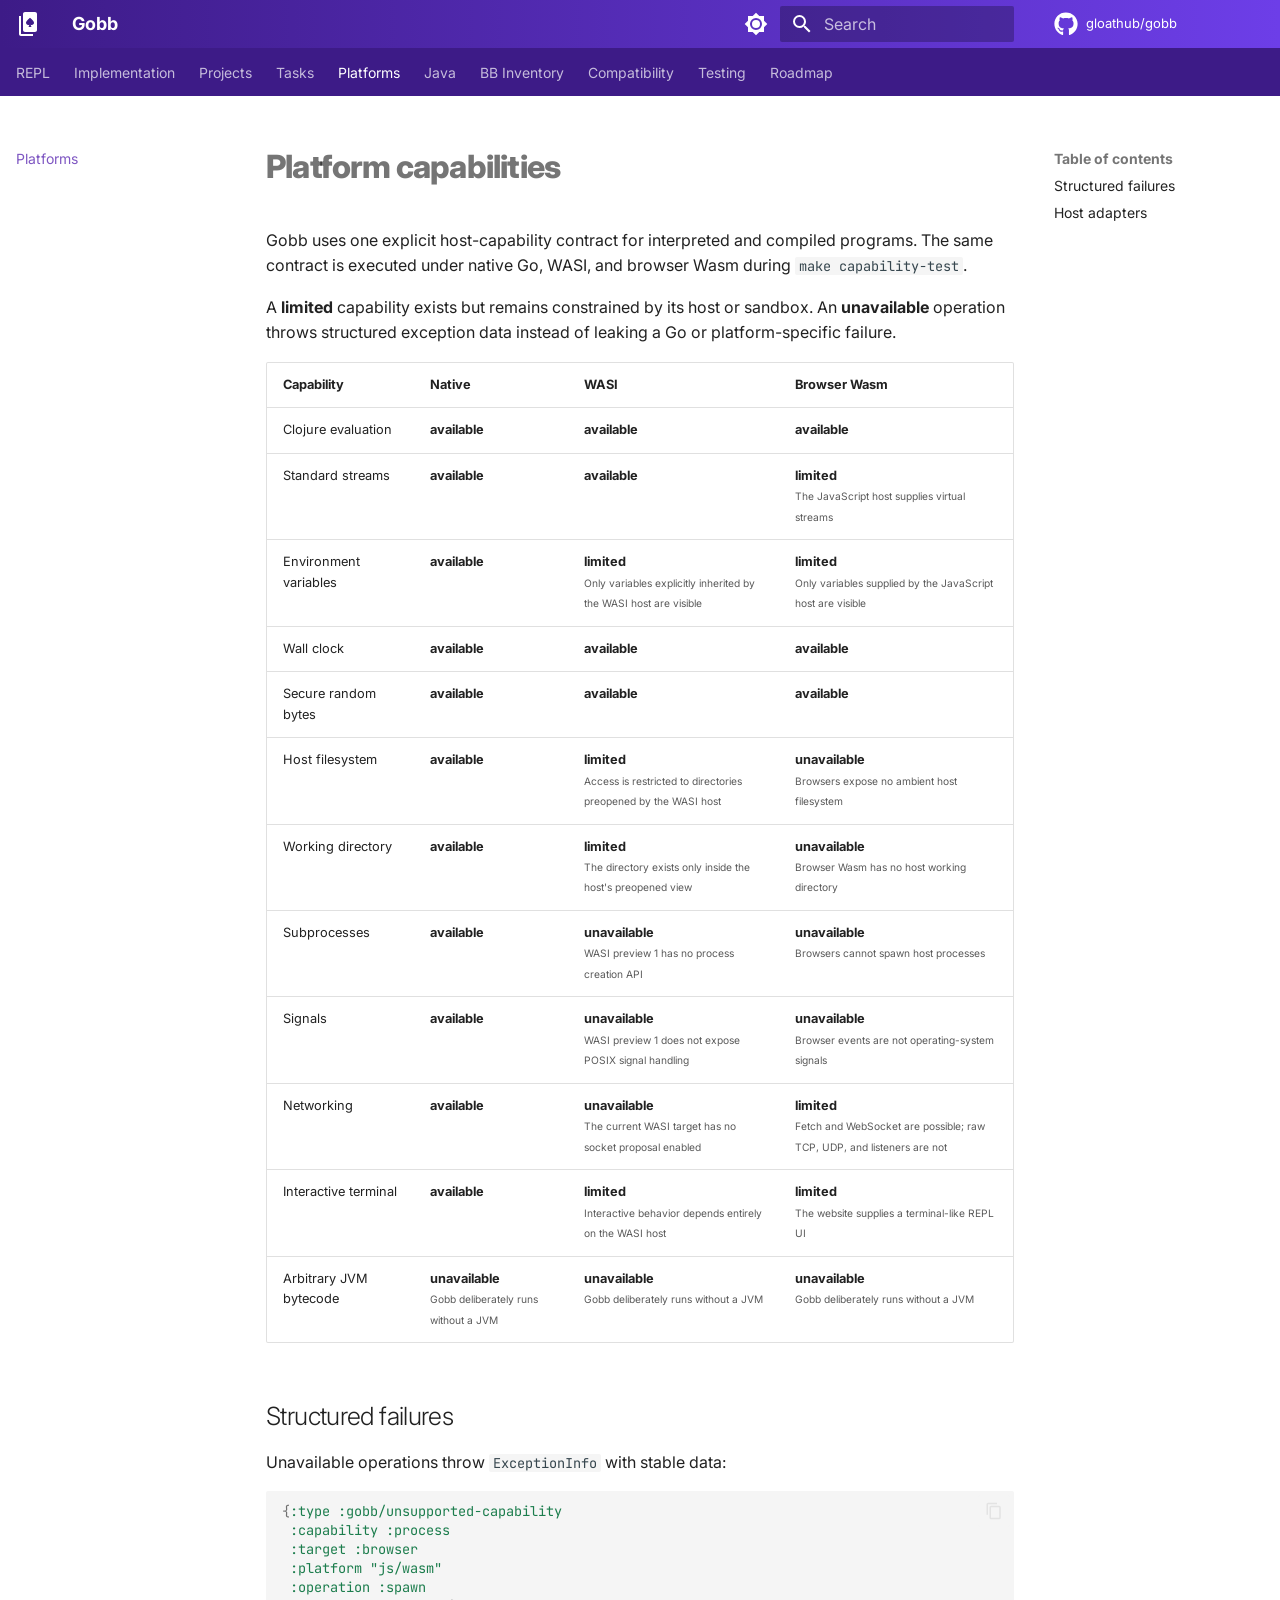
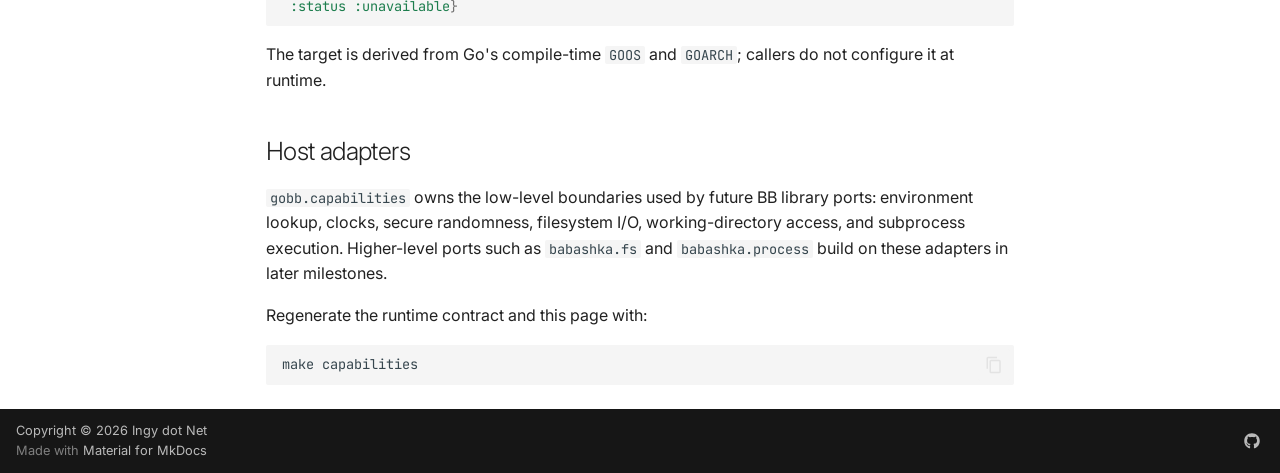
<file: platforms/index.html>
<!doctype html>
<html lang="en" class="no-js">
  <head>
    
      <meta charset="utf-8">
      <meta name="viewport" content="width=device-width,initial-scale=1">
      
        <meta name="description" content="A Go-native Babashka powered by Gloat and the full Glojure runtime">
      
      
        <meta name="author" content="Ingy dot Net">
      
      
        <link rel="canonical" href="https://gobb.site/platforms/">
      
      
        <link rel="prev" href="../tasks/">
      
      
        <link rel="next" href="../java-compatibility/">
      
      
        
      
      
      <link rel="icon" href="../img/favicon.svg">
      <meta name="generator" content="mkdocs-1.6.1, mkdocs-material-9.7.6">
    
    
      
        <title>Platforms - Gobb</title>
      
    
    
      <link rel="stylesheet" href="../assets/stylesheets/main.484c7ddc.min.css">
      
        
        <link rel="stylesheet" href="../assets/stylesheets/palette.ab4e12ef.min.css">
      
      


    
    
      
    
    
      
        
        
        <link rel="preconnect" href="https://fonts.gstatic.com" crossorigin>
        <link rel="stylesheet" href="https://fonts.googleapis.com/css?family=Inter:300,300i,400,400i,700,700i%7CJetBrains+Mono:400,400i,700,700i&display=fallback">
        <style>:root{--md-text-font:"Inter";--md-code-font:"JetBrains Mono"}</style>
      
    
    
      <link rel="stylesheet" href="../css/extra.css">
    
    <script>__md_scope=new URL("..",location),__md_hash=e=>[...e].reduce(((e,_)=>(e<<5)-e+_.charCodeAt(0)),0),__md_get=(e,_=localStorage,t=__md_scope)=>JSON.parse(_.getItem(t.pathname+"."+e)),__md_set=(e,_,t=localStorage,a=__md_scope)=>{try{t.setItem(a.pathname+"."+e,JSON.stringify(_))}catch(e){}}</script>
    
      

    
    
  
<meta property="og:type" content="website" />
<meta property="og:title" content="Platforms - Gobb" />
<meta property="og:description" content="A Go-native Babashka powered by Gloat and the full Glojure runtime" />
<meta property="og:image" content="https://gobb.site/assets/images/social/platforms.png?v=1786044290" />
<meta property="og:image:type" content="image/png" />
<meta property="og:image:width" content="1200" />
<meta property="og:image:height" content="630" />
<meta property="og:url" content="https://gobb.site/platforms/" />
<meta property="twitter:card" content="summary_large_image" />
<meta property="twitter:title" content="Platforms - Gobb" />
<meta property="twitter:description" content="A Go-native Babashka powered by Gloat and the full Glojure runtime" />
<meta property="twitter:image" content="https://gobb.site/assets/images/social/platforms.png?v=1786044290" />
</head>
  
  
    
    
      
    
    
    
    
    <body dir="ltr" data-md-color-scheme="default" data-md-color-primary="deep-purple" data-md-color-accent="cyan">
  
    
    <input class="md-toggle" data-md-toggle="drawer" type="checkbox" id="__drawer" autocomplete="off">
    <input class="md-toggle" data-md-toggle="search" type="checkbox" id="__search" autocomplete="off">
    <label class="md-overlay" for="__drawer"></label>
    <div data-md-component="skip">
      
        
        <a href="#platform-capabilities" class="md-skip">
          Skip to content
        </a>
      
    </div>
    <div data-md-component="announce">
      
    </div>
    
    
      


<header class="md-header" data-md-component="header">
  <nav class="md-header__inner md-grid" aria-label="Header">
    <a href=".." title="Gobb" class="md-header__button md-logo" aria-label="Gobb" data-md-component="logo">
      
  
  <svg xmlns="http://www.w3.org/2000/svg" viewBox="0 0 24 24"><path d="M3 4v18c0 1.1.9 2 2 2h12v-2H5V4zm16-4H9C7.9 0 7 .9 7 2v16c0 1.1.9 2 2 2h10c1.1 0 2-.9 2-2V2c0-1.1-.9-2-2-2m-3.2 13q-.6 0-1.2-.3l.9 2.3h-3l.9-2.3q-.6.3-1.2.3C11 13 10 12 10 10.8c0-1.5 1.4-2.7 3.4-4.6l.6-.5.6.5c2 1.9 3.4 3.1 3.4 4.6 0 1.3-1 2.2-2.2 2.2"/></svg>

    </a>
    <label class="md-header__button md-icon" for="__drawer">
      
      <svg xmlns="http://www.w3.org/2000/svg" viewBox="0 0 24 24"><path d="M3 6h18v2H3zm0 5h18v2H3zm0 5h18v2H3z"/></svg>
    </label>
    <a href=".." title="Gobb" class="md-header__title md-header__home" data-md-component="header-title">
      <div class="md-header__ellipsis">
        <div class="md-header__topic">
          <span class="md-ellipsis">
            Gobb
          </span>
        </div>
        <div class="md-header__topic" data-md-component="header-topic">
          <span class="md-ellipsis">
            
              Platforms
            
          </span>
        </div>
      </div>
    </a>
    
      
        <form class="md-header__option" data-md-component="palette">
  
    
    
    
    <input class="md-option" data-md-color-media="(prefers-color-scheme: light)" data-md-color-scheme="default" data-md-color-primary="deep-purple" data-md-color-accent="cyan"  aria-label="Switch to dark mode"  type="radio" name="__palette" id="__palette_0">
    
      <label class="md-header__button md-icon" title="Switch to dark mode" for="__palette_1" hidden>
        <svg xmlns="http://www.w3.org/2000/svg" viewBox="0 0 24 24"><path d="M12 8a4 4 0 0 0-4 4 4 4 0 0 0 4 4 4 4 0 0 0 4-4 4 4 0 0 0-4-4m0 10a6 6 0 0 1-6-6 6 6 0 0 1 6-6 6 6 0 0 1 6 6 6 6 0 0 1-6 6m8-9.31V4h-4.69L12 .69 8.69 4H4v4.69L.69 12 4 15.31V20h4.69L12 23.31 15.31 20H20v-4.69L23.31 12z"/></svg>
      </label>
    
  
    
    
    
    <input class="md-option" data-md-color-media="(prefers-color-scheme: dark)" data-md-color-scheme="slate" data-md-color-primary="deep-purple" data-md-color-accent="cyan"  aria-label="Switch to light mode"  type="radio" name="__palette" id="__palette_1">
    
      <label class="md-header__button md-icon" title="Switch to light mode" for="__palette_0" hidden>
        <svg xmlns="http://www.w3.org/2000/svg" viewBox="0 0 24 24"><path d="M12 18c-.89 0-1.74-.2-2.5-.55C11.56 16.5 13 14.42 13 12s-1.44-4.5-3.5-5.45C10.26 6.2 11.11 6 12 6a6 6 0 0 1 6 6 6 6 0 0 1-6 6m8-9.31V4h-4.69L12 .69 8.69 4H4v4.69L.69 12 4 15.31V20h4.69L12 23.31 15.31 20H20v-4.69L23.31 12z"/></svg>
      </label>
    
  
</form>
      
    
    
      <script>var palette=__md_get("__palette");if(palette&&palette.color){if("(prefers-color-scheme)"===palette.color.media){var media=matchMedia("(prefers-color-scheme: light)"),input=document.querySelector(media.matches?"[data-md-color-media='(prefers-color-scheme: light)']":"[data-md-color-media='(prefers-color-scheme: dark)']");palette.color.media=input.getAttribute("data-md-color-media"),palette.color.scheme=input.getAttribute("data-md-color-scheme"),palette.color.primary=input.getAttribute("data-md-color-primary"),palette.color.accent=input.getAttribute("data-md-color-accent")}for(var[key,value]of Object.entries(palette.color))document.body.setAttribute("data-md-color-"+key,value)}</script>
    
    
    
      
      
        <label class="md-header__button md-icon" for="__search">
          
          <svg xmlns="http://www.w3.org/2000/svg" viewBox="0 0 24 24"><path d="M9.5 3A6.5 6.5 0 0 1 16 9.5c0 1.61-.59 3.09-1.56 4.23l.27.27h.79l5 5-1.5 1.5-5-5v-.79l-.27-.27A6.52 6.52 0 0 1 9.5 16 6.5 6.5 0 0 1 3 9.5 6.5 6.5 0 0 1 9.5 3m0 2C7 5 5 7 5 9.5S7 14 9.5 14 14 12 14 9.5 12 5 9.5 5"/></svg>
        </label>
        <div class="md-search" data-md-component="search" role="dialog">
  <label class="md-search__overlay" for="__search"></label>
  <div class="md-search__inner" role="search">
    <form class="md-search__form" name="search">
      <input type="text" class="md-search__input" name="query" aria-label="Search" placeholder="Search" autocapitalize="off" autocorrect="off" autocomplete="off" spellcheck="false" data-md-component="search-query" required>
      <label class="md-search__icon md-icon" for="__search">
        
        <svg xmlns="http://www.w3.org/2000/svg" viewBox="0 0 24 24"><path d="M9.5 3A6.5 6.5 0 0 1 16 9.5c0 1.61-.59 3.09-1.56 4.23l.27.27h.79l5 5-1.5 1.5-5-5v-.79l-.27-.27A6.52 6.52 0 0 1 9.5 16 6.5 6.5 0 0 1 3 9.5 6.5 6.5 0 0 1 9.5 3m0 2C7 5 5 7 5 9.5S7 14 9.5 14 14 12 14 9.5 12 5 9.5 5"/></svg>
        
        <svg xmlns="http://www.w3.org/2000/svg" viewBox="0 0 24 24"><path d="M20 11v2H8l5.5 5.5-1.42 1.42L4.16 12l7.92-7.92L13.5 5.5 8 11z"/></svg>
      </label>
      <nav class="md-search__options" aria-label="Search">
        
        <button type="reset" class="md-search__icon md-icon" title="Clear" aria-label="Clear" tabindex="-1">
          
          <svg xmlns="http://www.w3.org/2000/svg" viewBox="0 0 24 24"><path d="M19 6.41 17.59 5 12 10.59 6.41 5 5 6.41 10.59 12 5 17.59 6.41 19 12 13.41 17.59 19 19 17.59 13.41 12z"/></svg>
        </button>
      </nav>
      
        <div class="md-search__suggest" data-md-component="search-suggest"></div>
      
    </form>
    <div class="md-search__output">
      <div class="md-search__scrollwrap" tabindex="0" data-md-scrollfix>
        <div class="md-search-result" data-md-component="search-result">
          <div class="md-search-result__meta">
            Initializing search
          </div>
          <ol class="md-search-result__list" role="presentation"></ol>
        </div>
      </div>
    </div>
  </div>
</div>
      
    
    
      <div class="md-header__source">
        <a href="https://github.com/gloathub/gobb" title="Go to repository" class="md-source" data-md-component="source">
  <div class="md-source__icon md-icon">
    
    <svg xmlns="http://www.w3.org/2000/svg" viewBox="0 0 512 512"><!--! Font Awesome Free 7.1.0 by @fontawesome - https://fontawesome.com License - https://fontawesome.com/license/free (Icons: CC BY 4.0, Fonts: SIL OFL 1.1, Code: MIT License) Copyright 2025 Fonticons, Inc.--><path d="M173.9 397.4c0 2-2.3 3.6-5.2 3.6-3.3.3-5.6-1.3-5.6-3.6 0-2 2.3-3.6 5.2-3.6 3-.3 5.6 1.3 5.6 3.6m-31.1-4.5c-.7 2 1.3 4.3 4.3 4.9 2.6 1 5.6 0 6.2-2s-1.3-4.3-4.3-5.2c-2.6-.7-5.5.3-6.2 2.3m44.2-1.7c-2.9.7-4.9 2.6-4.6 4.9.3 2 2.9 3.3 5.9 2.6 2.9-.7 4.9-2.6 4.6-4.6-.3-1.9-3-3.2-5.9-2.9M252.8 8C114.1 8 8 113.3 8 252c0 110.9 69.8 205.8 169.5 239.2 12.8 2.3 17.3-5.6 17.3-12.1 0-6.2-.3-40.4-.3-61.4 0 0-70 15-84.7-29.8 0 0-11.4-29.1-27.8-36.6 0 0-22.9-15.7 1.6-15.4 0 0 24.9 2 38.6 25.8 21.9 38.6 58.6 27.5 72.9 20.9 2.3-16 8.8-27.1 16-33.7-55.9-6.2-112.3-14.3-112.3-110.5 0-27.5 7.6-41.3 23.6-58.9-2.6-6.5-11.1-33.3 2.6-67.9 20.9-6.5 69 27 69 27 20-5.6 41.5-8.5 62.8-8.5s42.8 2.9 62.8 8.5c0 0 48.1-33.6 69-27 13.7 34.7 5.2 61.4 2.6 67.9 16 17.7 25.8 31.5 25.8 58.9 0 96.5-58.9 104.2-114.8 110.5 9.2 7.9 17 22.9 17 46.4 0 33.7-.3 75.4-.3 83.6 0 6.5 4.6 14.4 17.3 12.1C436.2 457.8 504 362.9 504 252 504 113.3 391.5 8 252.8 8M105.2 352.9c-1.3 1-1 3.3.7 5.2 1.6 1.6 3.9 2.3 5.2 1 1.3-1 1-3.3-.7-5.2-1.6-1.6-3.9-2.3-5.2-1m-10.8-8.1c-.7 1.3.3 2.9 2.3 3.9 1.6 1 3.6.7 4.3-.7.7-1.3-.3-2.9-2.3-3.9-2-.6-3.6-.3-4.3.7m32.4 35.6c-1.6 1.3-1 4.3 1.3 6.2 2.3 2.3 5.2 2.6 6.5 1 1.3-1.3.7-4.3-1.3-6.2-2.2-2.3-5.2-2.6-6.5-1m-11.4-14.7c-1.6 1-1.6 3.6 0 5.9s4.3 3.3 5.6 2.3c1.6-1.3 1.6-3.9 0-6.2-1.4-2.3-4-3.3-5.6-2"/></svg>
  </div>
  <div class="md-source__repository">
    gloathub/gobb
  </div>
</a>
      </div>
    
  </nav>
  
</header>
    
    <div class="md-container" data-md-component="container">
      
      
        
          
            
<nav class="md-tabs" aria-label="Tabs" data-md-component="tabs">
  <div class="md-grid">
    <ul class="md-tabs__list">
      
        
  
  
  
  
    <li class="md-tabs__item">
      <a href=".." class="md-tabs__link">
        
  
  
    
  
  Gobb

      </a>
    </li>
  

      
        
  
  
  
  
    <li class="md-tabs__item">
      <a href="../repl/" class="md-tabs__link">
        
  
  
    
  
  REPL

      </a>
    </li>
  

      
        
  
  
  
  
    <li class="md-tabs__item">
      <a href="../implementation/" class="md-tabs__link">
        
  
  
    
  
  Implementation

      </a>
    </li>
  

      
        
  
  
  
  
    <li class="md-tabs__item">
      <a href="../projects/" class="md-tabs__link">
        
  
  
    
  
  Projects

      </a>
    </li>
  

      
        
  
  
  
  
    <li class="md-tabs__item">
      <a href="../tasks/" class="md-tabs__link">
        
  
  
    
  
  Tasks

      </a>
    </li>
  

      
        
  
  
  
    
  
  
    <li class="md-tabs__item md-tabs__item--active">
      <a href="./" class="md-tabs__link">
        
  
  
    
  
  Platforms

      </a>
    </li>
  

      
        
  
  
  
  
    <li class="md-tabs__item">
      <a href="../java-compatibility/" class="md-tabs__link">
        
  
  
    
  
  Java

      </a>
    </li>
  

      
        
  
  
  
  
    <li class="md-tabs__item">
      <a href="../inventory/" class="md-tabs__link">
        
  
  
    
  
  BB Inventory

      </a>
    </li>
  

      
        
  
  
  
  
    <li class="md-tabs__item">
      <a href="../compatibility/" class="md-tabs__link">
        
  
  
    
  
  Compatibility

      </a>
    </li>
  

      
        
  
  
  
  
    <li class="md-tabs__item">
      <a href="../testing/" class="md-tabs__link">
        
  
  
    
  
  Testing

      </a>
    </li>
  

      
        
  
  
  
  
    <li class="md-tabs__item">
      <a href="../roadmap/" class="md-tabs__link">
        
  
  
    
  
  Roadmap

      </a>
    </li>
  

      
    </ul>
  </div>
</nav>
          
        
      
      <main class="md-main" data-md-component="main">
        <div class="md-main__inner md-grid">
          
            
              
              <div class="md-sidebar md-sidebar--primary" data-md-component="sidebar" data-md-type="navigation" >
                <div class="md-sidebar__scrollwrap">
                  <div class="md-sidebar__inner">
                    


  


<nav class="md-nav md-nav--primary md-nav--lifted" aria-label="Navigation" data-md-level="0">
  <label class="md-nav__title" for="__drawer">
    <a href=".." title="Gobb" class="md-nav__button md-logo" aria-label="Gobb" data-md-component="logo">
      
  
  <svg xmlns="http://www.w3.org/2000/svg" viewBox="0 0 24 24"><path d="M3 4v18c0 1.1.9 2 2 2h12v-2H5V4zm16-4H9C7.9 0 7 .9 7 2v16c0 1.1.9 2 2 2h10c1.1 0 2-.9 2-2V2c0-1.1-.9-2-2-2m-3.2 13q-.6 0-1.2-.3l.9 2.3h-3l.9-2.3q-.6.3-1.2.3C11 13 10 12 10 10.8c0-1.5 1.4-2.7 3.4-4.6l.6-.5.6.5c2 1.9 3.4 3.1 3.4 4.6 0 1.3-1 2.2-2.2 2.2"/></svg>

    </a>
    Gobb
  </label>
  
    <div class="md-nav__source">
      <a href="https://github.com/gloathub/gobb" title="Go to repository" class="md-source" data-md-component="source">
  <div class="md-source__icon md-icon">
    
    <svg xmlns="http://www.w3.org/2000/svg" viewBox="0 0 512 512"><!--! Font Awesome Free 7.1.0 by @fontawesome - https://fontawesome.com License - https://fontawesome.com/license/free (Icons: CC BY 4.0, Fonts: SIL OFL 1.1, Code: MIT License) Copyright 2025 Fonticons, Inc.--><path d="M173.9 397.4c0 2-2.3 3.6-5.2 3.6-3.3.3-5.6-1.3-5.6-3.6 0-2 2.3-3.6 5.2-3.6 3-.3 5.6 1.3 5.6 3.6m-31.1-4.5c-.7 2 1.3 4.3 4.3 4.9 2.6 1 5.6 0 6.2-2s-1.3-4.3-4.3-5.2c-2.6-.7-5.5.3-6.2 2.3m44.2-1.7c-2.9.7-4.9 2.6-4.6 4.9.3 2 2.9 3.3 5.9 2.6 2.9-.7 4.9-2.6 4.6-4.6-.3-1.9-3-3.2-5.9-2.9M252.8 8C114.1 8 8 113.3 8 252c0 110.9 69.8 205.8 169.5 239.2 12.8 2.3 17.3-5.6 17.3-12.1 0-6.2-.3-40.4-.3-61.4 0 0-70 15-84.7-29.8 0 0-11.4-29.1-27.8-36.6 0 0-22.9-15.7 1.6-15.4 0 0 24.9 2 38.6 25.8 21.9 38.6 58.6 27.5 72.9 20.9 2.3-16 8.8-27.1 16-33.7-55.9-6.2-112.3-14.3-112.3-110.5 0-27.5 7.6-41.3 23.6-58.9-2.6-6.5-11.1-33.3 2.6-67.9 20.9-6.5 69 27 69 27 20-5.6 41.5-8.5 62.8-8.5s42.8 2.9 62.8 8.5c0 0 48.1-33.6 69-27 13.7 34.7 5.2 61.4 2.6 67.9 16 17.7 25.8 31.5 25.8 58.9 0 96.5-58.9 104.2-114.8 110.5 9.2 7.9 17 22.9 17 46.4 0 33.7-.3 75.4-.3 83.6 0 6.5 4.6 14.4 17.3 12.1C436.2 457.8 504 362.9 504 252 504 113.3 391.5 8 252.8 8M105.2 352.9c-1.3 1-1 3.3.7 5.2 1.6 1.6 3.9 2.3 5.2 1 1.3-1 1-3.3-.7-5.2-1.6-1.6-3.9-2.3-5.2-1m-10.8-8.1c-.7 1.3.3 2.9 2.3 3.9 1.6 1 3.6.7 4.3-.7.7-1.3-.3-2.9-2.3-3.9-2-.6-3.6-.3-4.3.7m32.4 35.6c-1.6 1.3-1 4.3 1.3 6.2 2.3 2.3 5.2 2.6 6.5 1 1.3-1.3.7-4.3-1.3-6.2-2.2-2.3-5.2-2.6-6.5-1m-11.4-14.7c-1.6 1-1.6 3.6 0 5.9s4.3 3.3 5.6 2.3c1.6-1.3 1.6-3.9 0-6.2-1.4-2.3-4-3.3-5.6-2"/></svg>
  </div>
  <div class="md-source__repository">
    gloathub/gobb
  </div>
</a>
    </div>
  
  <ul class="md-nav__list" data-md-scrollfix>
    
      
      
  
  
  
  
    <li class="md-nav__item">
      <a href=".." class="md-nav__link">
        
  
  
  <span class="md-ellipsis">
    
  
    Gobb
  

    
  </span>
  
  

      </a>
    </li>
  

    
      
      
  
  
  
  
    <li class="md-nav__item">
      <a href="../repl/" class="md-nav__link">
        
  
  
  <span class="md-ellipsis">
    
  
    REPL
  

    
  </span>
  
  

      </a>
    </li>
  

    
      
      
  
  
  
  
    <li class="md-nav__item">
      <a href="../implementation/" class="md-nav__link">
        
  
  
  <span class="md-ellipsis">
    
  
    Implementation
  

    
  </span>
  
  

      </a>
    </li>
  

    
      
      
  
  
  
  
    <li class="md-nav__item">
      <a href="../projects/" class="md-nav__link">
        
  
  
  <span class="md-ellipsis">
    
  
    Projects
  

    
  </span>
  
  

      </a>
    </li>
  

    
      
      
  
  
  
  
    <li class="md-nav__item">
      <a href="../tasks/" class="md-nav__link">
        
  
  
  <span class="md-ellipsis">
    
  
    Tasks
  

    
  </span>
  
  

      </a>
    </li>
  

    
      
      
  
  
    
  
  
  
    <li class="md-nav__item md-nav__item--active">
      
      <input class="md-nav__toggle md-toggle" type="checkbox" id="__toc">
      
      
        
      
      
        <label class="md-nav__link md-nav__link--active" for="__toc">
          
  
  
  <span class="md-ellipsis">
    
  
    Platforms
  

    
  </span>
  
  

          <span class="md-nav__icon md-icon"></span>
        </label>
      
      <a href="./" class="md-nav__link md-nav__link--active">
        
  
  
  <span class="md-ellipsis">
    
  
    Platforms
  

    
  </span>
  
  

      </a>
      
        

<nav class="md-nav md-nav--secondary" aria-label="Table of contents">
  
  
  
    
  
  
    <label class="md-nav__title" for="__toc">
      <span class="md-nav__icon md-icon"></span>
      Table of contents
    </label>
    <ul class="md-nav__list" data-md-component="toc" data-md-scrollfix>
      
        <li class="md-nav__item">
  <a href="#structured-failures" class="md-nav__link">
    <span class="md-ellipsis">
      
        Structured failures
      
    </span>
  </a>
  
</li>
      
        <li class="md-nav__item">
  <a href="#host-adapters" class="md-nav__link">
    <span class="md-ellipsis">
      
        Host adapters
      
    </span>
  </a>
  
</li>
      
    </ul>
  
</nav>
      
    </li>
  

    
      
      
  
  
  
  
    <li class="md-nav__item">
      <a href="../java-compatibility/" class="md-nav__link">
        
  
  
  <span class="md-ellipsis">
    
  
    Java
  

    
  </span>
  
  

      </a>
    </li>
  

    
      
      
  
  
  
  
    <li class="md-nav__item">
      <a href="../inventory/" class="md-nav__link">
        
  
  
  <span class="md-ellipsis">
    
  
    BB Inventory
  

    
  </span>
  
  

      </a>
    </li>
  

    
      
      
  
  
  
  
    <li class="md-nav__item">
      <a href="../compatibility/" class="md-nav__link">
        
  
  
  <span class="md-ellipsis">
    
  
    Compatibility
  

    
  </span>
  
  

      </a>
    </li>
  

    
      
      
  
  
  
  
    <li class="md-nav__item">
      <a href="../testing/" class="md-nav__link">
        
  
  
  <span class="md-ellipsis">
    
  
    Testing
  

    
  </span>
  
  

      </a>
    </li>
  

    
      
      
  
  
  
  
    <li class="md-nav__item">
      <a href="../roadmap/" class="md-nav__link">
        
  
  
  <span class="md-ellipsis">
    
  
    Roadmap
  

    
  </span>
  
  

      </a>
    </li>
  

    
  </ul>
</nav>
                  </div>
                </div>
              </div>
            
            
              
              <div class="md-sidebar md-sidebar--secondary" data-md-component="sidebar" data-md-type="toc" >
                <div class="md-sidebar__scrollwrap">
                  <div class="md-sidebar__inner">
                    

<nav class="md-nav md-nav--secondary" aria-label="Table of contents">
  
  
  
    
  
  
    <label class="md-nav__title" for="__toc">
      <span class="md-nav__icon md-icon"></span>
      Table of contents
    </label>
    <ul class="md-nav__list" data-md-component="toc" data-md-scrollfix>
      
        <li class="md-nav__item">
  <a href="#structured-failures" class="md-nav__link">
    <span class="md-ellipsis">
      
        Structured failures
      
    </span>
  </a>
  
</li>
      
        <li class="md-nav__item">
  <a href="#host-adapters" class="md-nav__link">
    <span class="md-ellipsis">
      
        Host adapters
      
    </span>
  </a>
  
</li>
      
    </ul>
  
</nav>
                  </div>
                </div>
              </div>
            
          
          
            <div class="md-content" data-md-component="content">
              
              <article class="md-content__inner md-typeset">
                
                  


  
  


<!-- Generated by make capabilities. Do not edit. -->

<h1 id="platform-capabilities">Platform capabilities<a class="headerlink" href="#platform-capabilities" title="Permanent link">&para;</a></h1>
<p>Gobb uses one explicit host-capability contract for interpreted and compiled programs. The same contract is executed under native Go, WASI, and browser Wasm during <code>make capability-test</code>.</p>
<p>A <strong>limited</strong> capability exists but remains constrained by its host or sandbox. An <strong>unavailable</strong> operation throws structured exception data instead of leaking a Go or platform-specific failure.</p>
<table>
<thead>
<tr>
<th>Capability</th>
<th>Native</th>
<th>WASI</th>
<th>Browser Wasm</th>
</tr>
</thead>
<tbody>
<tr>
<td>Clojure evaluation</td>
<td><strong>available</strong></td>
<td><strong>available</strong></td>
<td><strong>available</strong></td>
</tr>
<tr>
<td>Standard streams</td>
<td><strong>available</strong></td>
<td><strong>available</strong></td>
<td><strong>limited</strong><br><small>The JavaScript host supplies virtual streams</small></td>
</tr>
<tr>
<td>Environment variables</td>
<td><strong>available</strong></td>
<td><strong>limited</strong><br><small>Only variables explicitly inherited by the WASI host are visible</small></td>
<td><strong>limited</strong><br><small>Only variables supplied by the JavaScript host are visible</small></td>
</tr>
<tr>
<td>Wall clock</td>
<td><strong>available</strong></td>
<td><strong>available</strong></td>
<td><strong>available</strong></td>
</tr>
<tr>
<td>Secure random bytes</td>
<td><strong>available</strong></td>
<td><strong>available</strong></td>
<td><strong>available</strong></td>
</tr>
<tr>
<td>Host filesystem</td>
<td><strong>available</strong></td>
<td><strong>limited</strong><br><small>Access is restricted to directories preopened by the WASI host</small></td>
<td><strong>unavailable</strong><br><small>Browsers expose no ambient host filesystem</small></td>
</tr>
<tr>
<td>Working directory</td>
<td><strong>available</strong></td>
<td><strong>limited</strong><br><small>The directory exists only inside the host's preopened view</small></td>
<td><strong>unavailable</strong><br><small>Browser Wasm has no host working directory</small></td>
</tr>
<tr>
<td>Subprocesses</td>
<td><strong>available</strong></td>
<td><strong>unavailable</strong><br><small>WASI preview 1 has no process creation API</small></td>
<td><strong>unavailable</strong><br><small>Browsers cannot spawn host processes</small></td>
</tr>
<tr>
<td>Signals</td>
<td><strong>available</strong></td>
<td><strong>unavailable</strong><br><small>WASI preview 1 does not expose POSIX signal handling</small></td>
<td><strong>unavailable</strong><br><small>Browser events are not operating-system signals</small></td>
</tr>
<tr>
<td>Networking</td>
<td><strong>available</strong></td>
<td><strong>unavailable</strong><br><small>The current WASI target has no socket proposal enabled</small></td>
<td><strong>limited</strong><br><small>Fetch and WebSocket are possible; raw TCP, UDP, and listeners are not</small></td>
</tr>
<tr>
<td>Interactive terminal</td>
<td><strong>available</strong></td>
<td><strong>limited</strong><br><small>Interactive behavior depends entirely on the WASI host</small></td>
<td><strong>limited</strong><br><small>The website supplies a terminal-like REPL UI</small></td>
</tr>
<tr>
<td>Arbitrary JVM bytecode</td>
<td><strong>unavailable</strong><br><small>Gobb deliberately runs without a JVM</small></td>
<td><strong>unavailable</strong><br><small>Gobb deliberately runs without a JVM</small></td>
<td><strong>unavailable</strong><br><small>Gobb deliberately runs without a JVM</small></td>
</tr>
</tbody>
</table>
<h2 id="structured-failures">Structured failures<a class="headerlink" href="#structured-failures" title="Permanent link">&para;</a></h2>
<p>Unavailable operations throw <code>ExceptionInfo</code> with stable data:</p>
<div class="language-clojure highlight"><pre><span></span><code><span id="__span-0-1"><a id="__codelineno-0-1" name="__codelineno-0-1" href="#__codelineno-0-1"></a><span class="p">{</span><span class="ss">:type</span><span class="w"> </span><span class="ss">:gobb/unsupported-capability</span>
</span><span id="__span-0-2"><a id="__codelineno-0-2" name="__codelineno-0-2" href="#__codelineno-0-2"></a><span class="w"> </span><span class="ss">:capability</span><span class="w"> </span><span class="ss">:process</span>
</span><span id="__span-0-3"><a id="__codelineno-0-3" name="__codelineno-0-3" href="#__codelineno-0-3"></a><span class="w"> </span><span class="ss">:target</span><span class="w"> </span><span class="ss">:browser</span>
</span><span id="__span-0-4"><a id="__codelineno-0-4" name="__codelineno-0-4" href="#__codelineno-0-4"></a><span class="w"> </span><span class="ss">:platform</span><span class="w"> </span><span class="s">&quot;js/wasm&quot;</span>
</span><span id="__span-0-5"><a id="__codelineno-0-5" name="__codelineno-0-5" href="#__codelineno-0-5"></a><span class="w"> </span><span class="ss">:operation</span><span class="w"> </span><span class="ss">:spawn</span>
</span><span id="__span-0-6"><a id="__codelineno-0-6" name="__codelineno-0-6" href="#__codelineno-0-6"></a><span class="w"> </span><span class="ss">:status</span><span class="w"> </span><span class="ss">:unavailable</span><span class="p">}</span>
</span></code></pre></div>
<p>The target is derived from Go's compile-time <code>GOOS</code> and <code>GOARCH</code>; callers do not configure it at runtime.</p>
<h2 id="host-adapters">Host adapters<a class="headerlink" href="#host-adapters" title="Permanent link">&para;</a></h2>
<p><code>gobb.capabilities</code> owns the low-level boundaries used by future BB library ports: environment lookup, clocks, secure randomness, filesystem I/O, working-directory access, and subprocess execution. Higher-level ports such as <code>babashka.fs</code> and <code>babashka.process</code> build on these adapters in later milestones.</p>
<p>Regenerate the runtime contract and this page with:</p>
<div class="language-sh highlight"><pre><span></span><code><span id="__span-1-1"><a id="__codelineno-1-1" name="__codelineno-1-1" href="#__codelineno-1-1"></a>make<span class="w"> </span>capabilities
</span></code></pre></div>












                
              </article>
            </div>
          
          
<script>var target=document.getElementById(location.hash.slice(1));target&&target.name&&(target.checked=target.name.startsWith("__tabbed_"))</script>
        </div>
        
          <button type="button" class="md-top md-icon" data-md-component="top" hidden>
  
  <svg xmlns="http://www.w3.org/2000/svg" viewBox="0 0 24 24"><path d="M13 20h-2V8l-5.5 5.5-1.42-1.42L12 4.16l7.92 7.92-1.42 1.42L13 8z"/></svg>
  Back to top
</button>
        
      </main>
      
        <footer class="md-footer">
  
  <div class="md-footer-meta md-typeset">
    <div class="md-footer-meta__inner md-grid">
      <div class="md-copyright">
  
    <div class="md-copyright__highlight">
      Copyright &copy; 2026 Ingy dot Net
    </div>
  
  
    Made with
    <a href="https://squidfunk.github.io/mkdocs-material/" target="_blank" rel="noopener">
      Material for MkDocs
    </a>
  
</div>
      
        
<div class="md-social">
  
    
    
    
    
    <a href="https://github.com/gloathub/gobb" target="_blank" rel="noopener" title="Gobb on GitHub" class="md-social__link">
      <svg xmlns="http://www.w3.org/2000/svg" viewBox="0 0 512 512"><!--! Font Awesome Free 7.1.0 by @fontawesome - https://fontawesome.com License - https://fontawesome.com/license/free (Icons: CC BY 4.0, Fonts: SIL OFL 1.1, Code: MIT License) Copyright 2025 Fonticons, Inc.--><path d="M173.9 397.4c0 2-2.3 3.6-5.2 3.6-3.3.3-5.6-1.3-5.6-3.6 0-2 2.3-3.6 5.2-3.6 3-.3 5.6 1.3 5.6 3.6m-31.1-4.5c-.7 2 1.3 4.3 4.3 4.9 2.6 1 5.6 0 6.2-2s-1.3-4.3-4.3-5.2c-2.6-.7-5.5.3-6.2 2.3m44.2-1.7c-2.9.7-4.9 2.6-4.6 4.9.3 2 2.9 3.3 5.9 2.6 2.9-.7 4.9-2.6 4.6-4.6-.3-1.9-3-3.2-5.9-2.9M252.8 8C114.1 8 8 113.3 8 252c0 110.9 69.8 205.8 169.5 239.2 12.8 2.3 17.3-5.6 17.3-12.1 0-6.2-.3-40.4-.3-61.4 0 0-70 15-84.7-29.8 0 0-11.4-29.1-27.8-36.6 0 0-22.9-15.7 1.6-15.4 0 0 24.9 2 38.6 25.8 21.9 38.6 58.6 27.5 72.9 20.9 2.3-16 8.8-27.1 16-33.7-55.9-6.2-112.3-14.3-112.3-110.5 0-27.5 7.6-41.3 23.6-58.9-2.6-6.5-11.1-33.3 2.6-67.9 20.9-6.5 69 27 69 27 20-5.6 41.5-8.5 62.8-8.5s42.8 2.9 62.8 8.5c0 0 48.1-33.6 69-27 13.7 34.7 5.2 61.4 2.6 67.9 16 17.7 25.8 31.5 25.8 58.9 0 96.5-58.9 104.2-114.8 110.5 9.2 7.9 17 22.9 17 46.4 0 33.7-.3 75.4-.3 83.6 0 6.5 4.6 14.4 17.3 12.1C436.2 457.8 504 362.9 504 252 504 113.3 391.5 8 252.8 8M105.2 352.9c-1.3 1-1 3.3.7 5.2 1.6 1.6 3.9 2.3 5.2 1 1.3-1 1-3.3-.7-5.2-1.6-1.6-3.9-2.3-5.2-1m-10.8-8.1c-.7 1.3.3 2.9 2.3 3.9 1.6 1 3.6.7 4.3-.7.7-1.3-.3-2.9-2.3-3.9-2-.6-3.6-.3-4.3.7m32.4 35.6c-1.6 1.3-1 4.3 1.3 6.2 2.3 2.3 5.2 2.6 6.5 1 1.3-1.3.7-4.3-1.3-6.2-2.2-2.3-5.2-2.6-6.5-1m-11.4-14.7c-1.6 1-1.6 3.6 0 5.9s4.3 3.3 5.6 2.3c1.6-1.3 1.6-3.9 0-6.2-1.4-2.3-4-3.3-5.6-2"/></svg>
    </a>
  
</div>
      
    </div>
  </div>
</footer>
      
    </div>
    <div class="md-dialog" data-md-component="dialog">
      <div class="md-dialog__inner md-typeset"></div>
    </div>
    
    
    
      
      
      <script id="__config" type="application/json">{"annotate": null, "base": "..", "features": ["navigation.instant", "navigation.tracking", "navigation.tabs", "navigation.sections", "navigation.top", "search.suggest", "search.highlight", "content.code.copy", "content.code.annotate"], "search": "../assets/javascripts/workers/search.2c215733.min.js", "tags": null, "translations": {"clipboard.copied": "Copied to clipboard", "clipboard.copy": "Copy to clipboard", "search.result.more.one": "1 more on this page", "search.result.more.other": "# more on this page", "search.result.none": "No matching documents", "search.result.one": "1 matching document", "search.result.other": "# matching documents", "search.result.placeholder": "Type to start searching", "search.result.term.missing": "Missing", "select.version": "Select version"}, "version": null}</script>
    
    
      <script src="../assets/javascripts/bundle.79ae519e.min.js"></script>
      
        <script src="../javascripts/external-links.js"></script>
      
        <script src="../javascripts/repl.js"></script>
      
    
  </body>
</html>
</file>
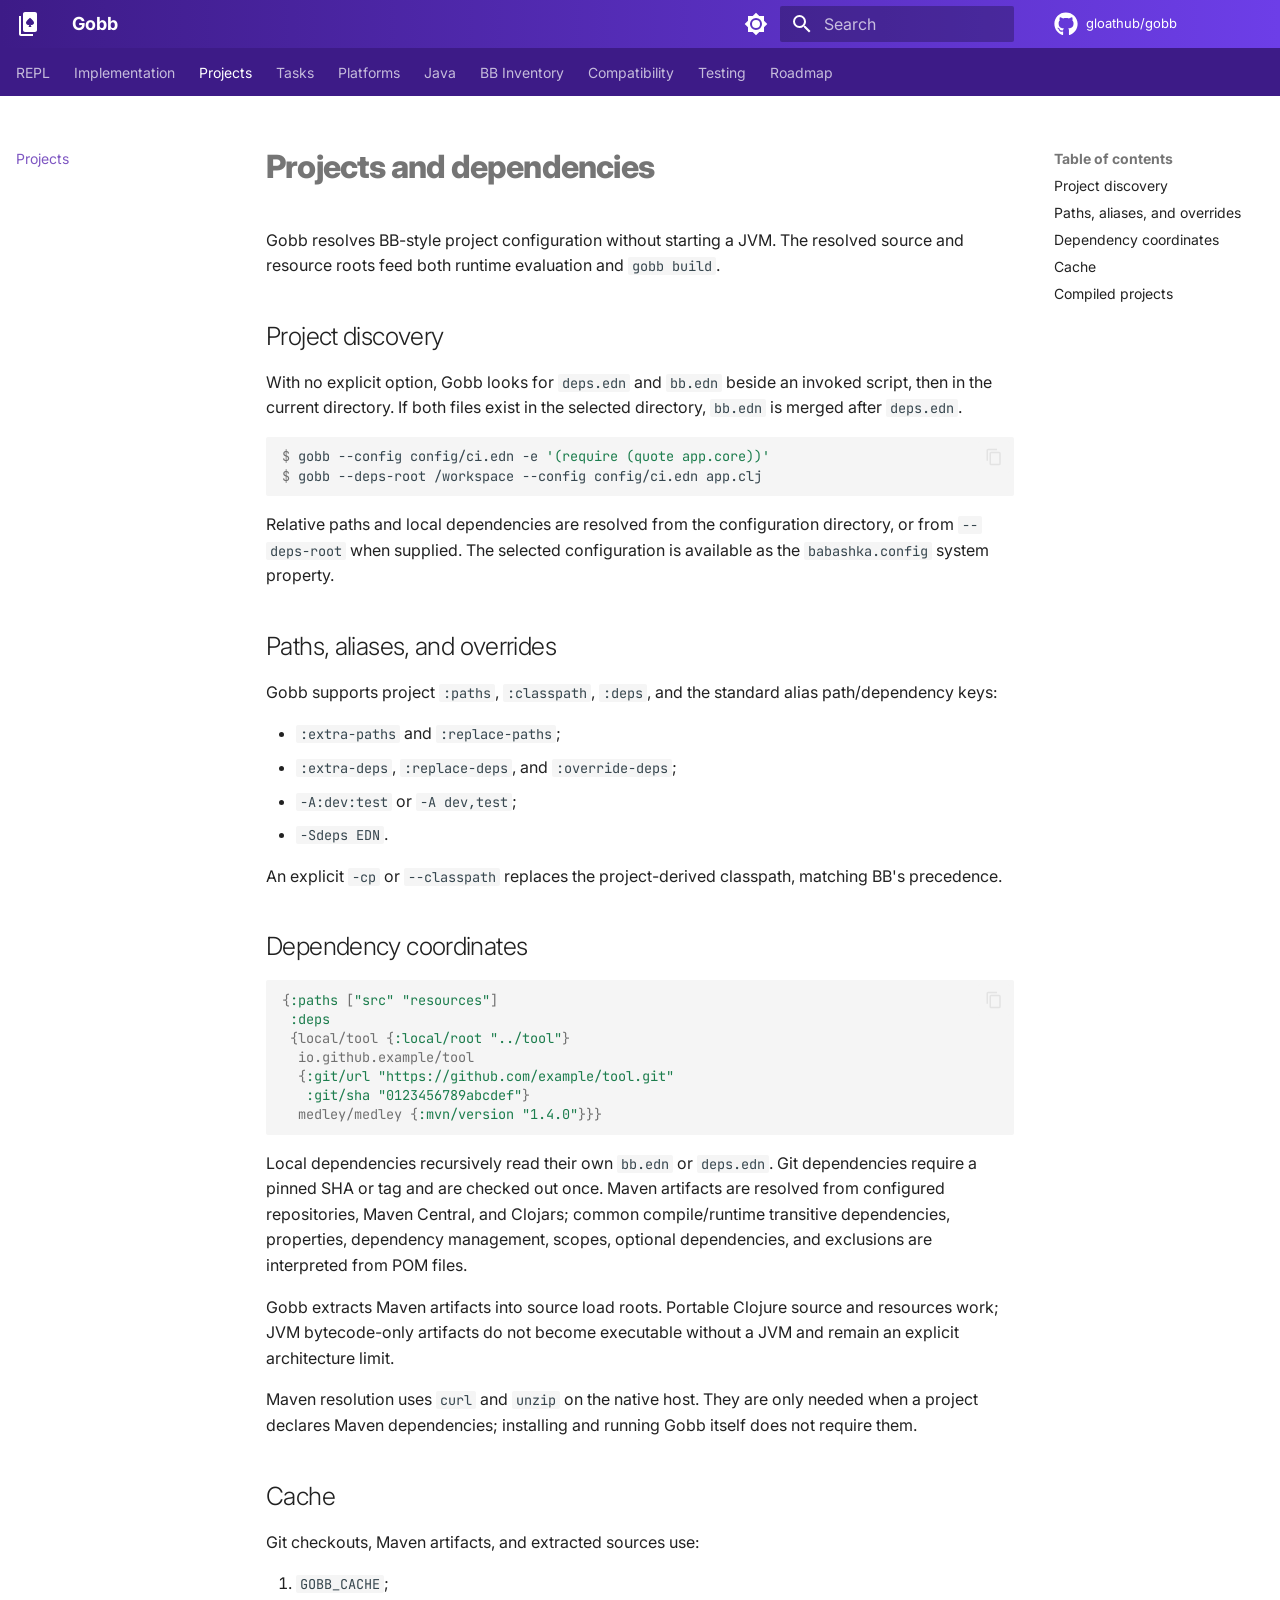
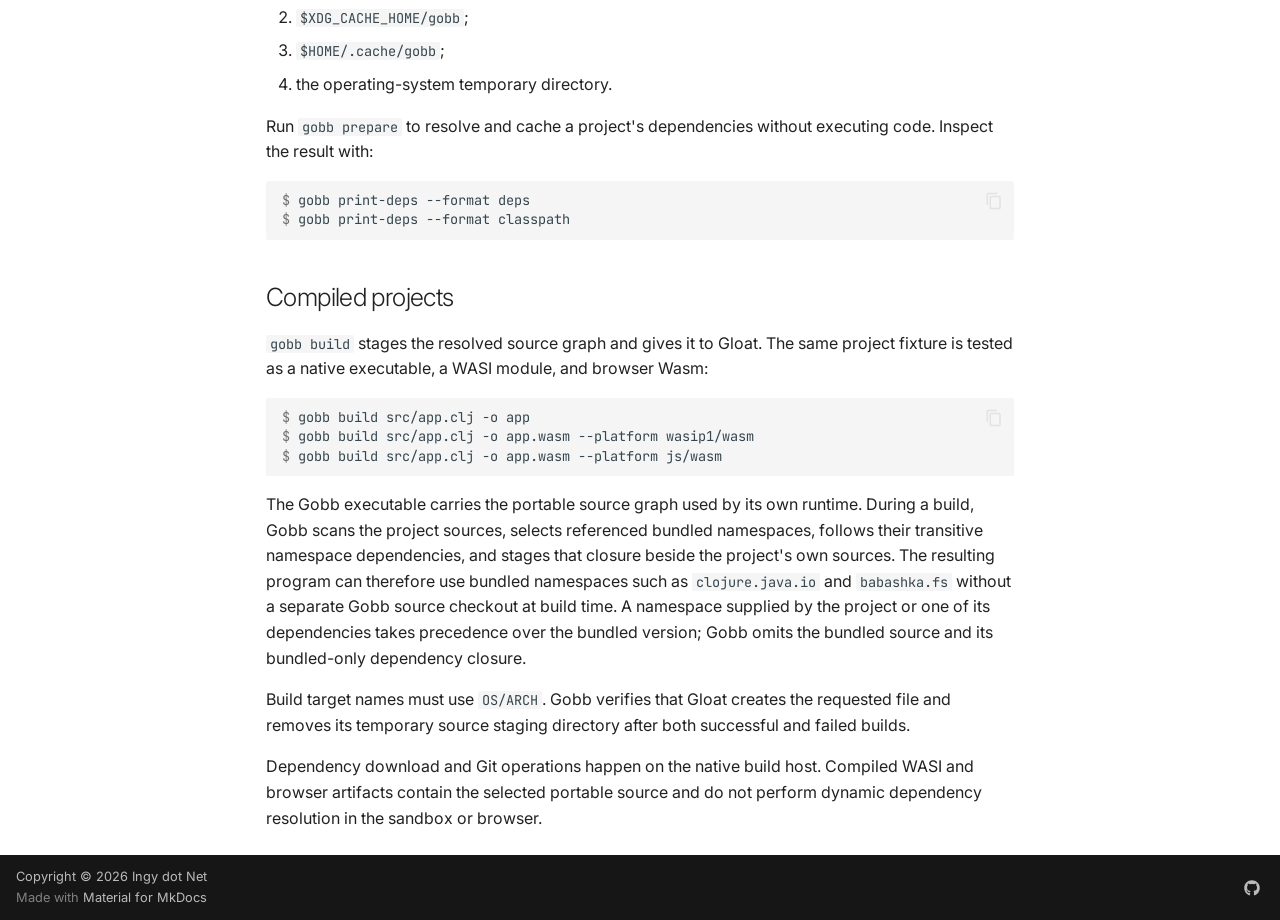
<file: projects/index.html>
<!doctype html>
<html lang="en" class="no-js">
  <head>
    
      <meta charset="utf-8">
      <meta name="viewport" content="width=device-width,initial-scale=1">
      
        <meta name="description" content="Gobb project discovery, dependency coordinates, caches, and build behavior">
      
      
        <meta name="author" content="Ingy dot Net">
      
      
        <link rel="canonical" href="https://gobb.site/projects/">
      
      
        <link rel="prev" href="../implementation/">
      
      
        <link rel="next" href="../tasks/">
      
      
        
      
      
      <link rel="icon" href="../img/favicon.svg">
      <meta name="generator" content="mkdocs-1.6.1, mkdocs-material-9.7.6">
    
    
      
        <title>Projects and dependencies - Gobb</title>
      
    
    
      <link rel="stylesheet" href="../assets/stylesheets/main.484c7ddc.min.css">
      
        
        <link rel="stylesheet" href="../assets/stylesheets/palette.ab4e12ef.min.css">
      
      


    
    
      
    
    
      
        
        
        <link rel="preconnect" href="https://fonts.gstatic.com" crossorigin>
        <link rel="stylesheet" href="https://fonts.googleapis.com/css?family=Inter:300,300i,400,400i,700,700i%7CJetBrains+Mono:400,400i,700,700i&display=fallback">
        <style>:root{--md-text-font:"Inter";--md-code-font:"JetBrains Mono"}</style>
      
    
    
      <link rel="stylesheet" href="../css/extra.css">
    
    <script>__md_scope=new URL("..",location),__md_hash=e=>[...e].reduce(((e,_)=>(e<<5)-e+_.charCodeAt(0)),0),__md_get=(e,_=localStorage,t=__md_scope)=>JSON.parse(_.getItem(t.pathname+"."+e)),__md_set=(e,_,t=localStorage,a=__md_scope)=>{try{t.setItem(a.pathname+"."+e,JSON.stringify(_))}catch(e){}}</script>
    
      

    
    
  
<meta property="og:type" content="website" />
<meta property="og:title" content="Projects and dependencies - Gobb" />
<meta property="og:description" content="Gobb project discovery, dependency coordinates, caches, and build behavior" />
<meta property="og:image" content="https://gobb.site/assets/images/social/projects.png?v=1786044290" />
<meta property="og:image:type" content="image/png" />
<meta property="og:image:width" content="1200" />
<meta property="og:image:height" content="630" />
<meta property="og:url" content="https://gobb.site/projects/" />
<meta property="twitter:card" content="summary_large_image" />
<meta property="twitter:title" content="Projects and dependencies - Gobb" />
<meta property="twitter:description" content="Gobb project discovery, dependency coordinates, caches, and build behavior" />
<meta property="twitter:image" content="https://gobb.site/assets/images/social/projects.png?v=1786044290" />
</head>
  
  
    
    
      
    
    
    
    
    <body dir="ltr" data-md-color-scheme="default" data-md-color-primary="deep-purple" data-md-color-accent="cyan">
  
    
    <input class="md-toggle" data-md-toggle="drawer" type="checkbox" id="__drawer" autocomplete="off">
    <input class="md-toggle" data-md-toggle="search" type="checkbox" id="__search" autocomplete="off">
    <label class="md-overlay" for="__drawer"></label>
    <div data-md-component="skip">
      
        
        <a href="#projects-and-dependencies" class="md-skip">
          Skip to content
        </a>
      
    </div>
    <div data-md-component="announce">
      
    </div>
    
    
      


<header class="md-header" data-md-component="header">
  <nav class="md-header__inner md-grid" aria-label="Header">
    <a href=".." title="Gobb" class="md-header__button md-logo" aria-label="Gobb" data-md-component="logo">
      
  
  <svg xmlns="http://www.w3.org/2000/svg" viewBox="0 0 24 24"><path d="M3 4v18c0 1.1.9 2 2 2h12v-2H5V4zm16-4H9C7.9 0 7 .9 7 2v16c0 1.1.9 2 2 2h10c1.1 0 2-.9 2-2V2c0-1.1-.9-2-2-2m-3.2 13q-.6 0-1.2-.3l.9 2.3h-3l.9-2.3q-.6.3-1.2.3C11 13 10 12 10 10.8c0-1.5 1.4-2.7 3.4-4.6l.6-.5.6.5c2 1.9 3.4 3.1 3.4 4.6 0 1.3-1 2.2-2.2 2.2"/></svg>

    </a>
    <label class="md-header__button md-icon" for="__drawer">
      
      <svg xmlns="http://www.w3.org/2000/svg" viewBox="0 0 24 24"><path d="M3 6h18v2H3zm0 5h18v2H3zm0 5h18v2H3z"/></svg>
    </label>
    <a href=".." title="Gobb" class="md-header__title md-header__home" data-md-component="header-title">
      <div class="md-header__ellipsis">
        <div class="md-header__topic">
          <span class="md-ellipsis">
            Gobb
          </span>
        </div>
        <div class="md-header__topic" data-md-component="header-topic">
          <span class="md-ellipsis">
            
              Projects and dependencies
            
          </span>
        </div>
      </div>
    </a>
    
      
        <form class="md-header__option" data-md-component="palette">
  
    
    
    
    <input class="md-option" data-md-color-media="(prefers-color-scheme: light)" data-md-color-scheme="default" data-md-color-primary="deep-purple" data-md-color-accent="cyan"  aria-label="Switch to dark mode"  type="radio" name="__palette" id="__palette_0">
    
      <label class="md-header__button md-icon" title="Switch to dark mode" for="__palette_1" hidden>
        <svg xmlns="http://www.w3.org/2000/svg" viewBox="0 0 24 24"><path d="M12 8a4 4 0 0 0-4 4 4 4 0 0 0 4 4 4 4 0 0 0 4-4 4 4 0 0 0-4-4m0 10a6 6 0 0 1-6-6 6 6 0 0 1 6-6 6 6 0 0 1 6 6 6 6 0 0 1-6 6m8-9.31V4h-4.69L12 .69 8.69 4H4v4.69L.69 12 4 15.31V20h4.69L12 23.31 15.31 20H20v-4.69L23.31 12z"/></svg>
      </label>
    
  
    
    
    
    <input class="md-option" data-md-color-media="(prefers-color-scheme: dark)" data-md-color-scheme="slate" data-md-color-primary="deep-purple" data-md-color-accent="cyan"  aria-label="Switch to light mode"  type="radio" name="__palette" id="__palette_1">
    
      <label class="md-header__button md-icon" title="Switch to light mode" for="__palette_0" hidden>
        <svg xmlns="http://www.w3.org/2000/svg" viewBox="0 0 24 24"><path d="M12 18c-.89 0-1.74-.2-2.5-.55C11.56 16.5 13 14.42 13 12s-1.44-4.5-3.5-5.45C10.26 6.2 11.11 6 12 6a6 6 0 0 1 6 6 6 6 0 0 1-6 6m8-9.31V4h-4.69L12 .69 8.69 4H4v4.69L.69 12 4 15.31V20h4.69L12 23.31 15.31 20H20v-4.69L23.31 12z"/></svg>
      </label>
    
  
</form>
      
    
    
      <script>var palette=__md_get("__palette");if(palette&&palette.color){if("(prefers-color-scheme)"===palette.color.media){var media=matchMedia("(prefers-color-scheme: light)"),input=document.querySelector(media.matches?"[data-md-color-media='(prefers-color-scheme: light)']":"[data-md-color-media='(prefers-color-scheme: dark)']");palette.color.media=input.getAttribute("data-md-color-media"),palette.color.scheme=input.getAttribute("data-md-color-scheme"),palette.color.primary=input.getAttribute("data-md-color-primary"),palette.color.accent=input.getAttribute("data-md-color-accent")}for(var[key,value]of Object.entries(palette.color))document.body.setAttribute("data-md-color-"+key,value)}</script>
    
    
    
      
      
        <label class="md-header__button md-icon" for="__search">
          
          <svg xmlns="http://www.w3.org/2000/svg" viewBox="0 0 24 24"><path d="M9.5 3A6.5 6.5 0 0 1 16 9.5c0 1.61-.59 3.09-1.56 4.23l.27.27h.79l5 5-1.5 1.5-5-5v-.79l-.27-.27A6.52 6.52 0 0 1 9.5 16 6.5 6.5 0 0 1 3 9.5 6.5 6.5 0 0 1 9.5 3m0 2C7 5 5 7 5 9.5S7 14 9.5 14 14 12 14 9.5 12 5 9.5 5"/></svg>
        </label>
        <div class="md-search" data-md-component="search" role="dialog">
  <label class="md-search__overlay" for="__search"></label>
  <div class="md-search__inner" role="search">
    <form class="md-search__form" name="search">
      <input type="text" class="md-search__input" name="query" aria-label="Search" placeholder="Search" autocapitalize="off" autocorrect="off" autocomplete="off" spellcheck="false" data-md-component="search-query" required>
      <label class="md-search__icon md-icon" for="__search">
        
        <svg xmlns="http://www.w3.org/2000/svg" viewBox="0 0 24 24"><path d="M9.5 3A6.5 6.5 0 0 1 16 9.5c0 1.61-.59 3.09-1.56 4.23l.27.27h.79l5 5-1.5 1.5-5-5v-.79l-.27-.27A6.52 6.52 0 0 1 9.5 16 6.5 6.5 0 0 1 3 9.5 6.5 6.5 0 0 1 9.5 3m0 2C7 5 5 7 5 9.5S7 14 9.5 14 14 12 14 9.5 12 5 9.5 5"/></svg>
        
        <svg xmlns="http://www.w3.org/2000/svg" viewBox="0 0 24 24"><path d="M20 11v2H8l5.5 5.5-1.42 1.42L4.16 12l7.92-7.92L13.5 5.5 8 11z"/></svg>
      </label>
      <nav class="md-search__options" aria-label="Search">
        
        <button type="reset" class="md-search__icon md-icon" title="Clear" aria-label="Clear" tabindex="-1">
          
          <svg xmlns="http://www.w3.org/2000/svg" viewBox="0 0 24 24"><path d="M19 6.41 17.59 5 12 10.59 6.41 5 5 6.41 10.59 12 5 17.59 6.41 19 12 13.41 17.59 19 19 17.59 13.41 12z"/></svg>
        </button>
      </nav>
      
        <div class="md-search__suggest" data-md-component="search-suggest"></div>
      
    </form>
    <div class="md-search__output">
      <div class="md-search__scrollwrap" tabindex="0" data-md-scrollfix>
        <div class="md-search-result" data-md-component="search-result">
          <div class="md-search-result__meta">
            Initializing search
          </div>
          <ol class="md-search-result__list" role="presentation"></ol>
        </div>
      </div>
    </div>
  </div>
</div>
      
    
    
      <div class="md-header__source">
        <a href="https://github.com/gloathub/gobb" title="Go to repository" class="md-source" data-md-component="source">
  <div class="md-source__icon md-icon">
    
    <svg xmlns="http://www.w3.org/2000/svg" viewBox="0 0 512 512"><!--! Font Awesome Free 7.1.0 by @fontawesome - https://fontawesome.com License - https://fontawesome.com/license/free (Icons: CC BY 4.0, Fonts: SIL OFL 1.1, Code: MIT License) Copyright 2025 Fonticons, Inc.--><path d="M173.9 397.4c0 2-2.3 3.6-5.2 3.6-3.3.3-5.6-1.3-5.6-3.6 0-2 2.3-3.6 5.2-3.6 3-.3 5.6 1.3 5.6 3.6m-31.1-4.5c-.7 2 1.3 4.3 4.3 4.9 2.6 1 5.6 0 6.2-2s-1.3-4.3-4.3-5.2c-2.6-.7-5.5.3-6.2 2.3m44.2-1.7c-2.9.7-4.9 2.6-4.6 4.9.3 2 2.9 3.3 5.9 2.6 2.9-.7 4.9-2.6 4.6-4.6-.3-1.9-3-3.2-5.9-2.9M252.8 8C114.1 8 8 113.3 8 252c0 110.9 69.8 205.8 169.5 239.2 12.8 2.3 17.3-5.6 17.3-12.1 0-6.2-.3-40.4-.3-61.4 0 0-70 15-84.7-29.8 0 0-11.4-29.1-27.8-36.6 0 0-22.9-15.7 1.6-15.4 0 0 24.9 2 38.6 25.8 21.9 38.6 58.6 27.5 72.9 20.9 2.3-16 8.8-27.1 16-33.7-55.9-6.2-112.3-14.3-112.3-110.5 0-27.5 7.6-41.3 23.6-58.9-2.6-6.5-11.1-33.3 2.6-67.9 20.9-6.5 69 27 69 27 20-5.6 41.5-8.5 62.8-8.5s42.8 2.9 62.8 8.5c0 0 48.1-33.6 69-27 13.7 34.7 5.2 61.4 2.6 67.9 16 17.7 25.8 31.5 25.8 58.9 0 96.5-58.9 104.2-114.8 110.5 9.2 7.9 17 22.9 17 46.4 0 33.7-.3 75.4-.3 83.6 0 6.5 4.6 14.4 17.3 12.1C436.2 457.8 504 362.9 504 252 504 113.3 391.5 8 252.8 8M105.2 352.9c-1.3 1-1 3.3.7 5.2 1.6 1.6 3.9 2.3 5.2 1 1.3-1 1-3.3-.7-5.2-1.6-1.6-3.9-2.3-5.2-1m-10.8-8.1c-.7 1.3.3 2.9 2.3 3.9 1.6 1 3.6.7 4.3-.7.7-1.3-.3-2.9-2.3-3.9-2-.6-3.6-.3-4.3.7m32.4 35.6c-1.6 1.3-1 4.3 1.3 6.2 2.3 2.3 5.2 2.6 6.5 1 1.3-1.3.7-4.3-1.3-6.2-2.2-2.3-5.2-2.6-6.5-1m-11.4-14.7c-1.6 1-1.6 3.6 0 5.9s4.3 3.3 5.6 2.3c1.6-1.3 1.6-3.9 0-6.2-1.4-2.3-4-3.3-5.6-2"/></svg>
  </div>
  <div class="md-source__repository">
    gloathub/gobb
  </div>
</a>
      </div>
    
  </nav>
  
</header>
    
    <div class="md-container" data-md-component="container">
      
      
        
          
            
<nav class="md-tabs" aria-label="Tabs" data-md-component="tabs">
  <div class="md-grid">
    <ul class="md-tabs__list">
      
        
  
  
  
  
    <li class="md-tabs__item">
      <a href=".." class="md-tabs__link">
        
  
  
    
  
  Gobb

      </a>
    </li>
  

      
        
  
  
  
  
    <li class="md-tabs__item">
      <a href="../repl/" class="md-tabs__link">
        
  
  
    
  
  REPL

      </a>
    </li>
  

      
        
  
  
  
  
    <li class="md-tabs__item">
      <a href="../implementation/" class="md-tabs__link">
        
  
  
    
  
  Implementation

      </a>
    </li>
  

      
        
  
  
  
    
  
  
    <li class="md-tabs__item md-tabs__item--active">
      <a href="./" class="md-tabs__link">
        
  
  
    
  
  Projects

      </a>
    </li>
  

      
        
  
  
  
  
    <li class="md-tabs__item">
      <a href="../tasks/" class="md-tabs__link">
        
  
  
    
  
  Tasks

      </a>
    </li>
  

      
        
  
  
  
  
    <li class="md-tabs__item">
      <a href="../platforms/" class="md-tabs__link">
        
  
  
    
  
  Platforms

      </a>
    </li>
  

      
        
  
  
  
  
    <li class="md-tabs__item">
      <a href="../java-compatibility/" class="md-tabs__link">
        
  
  
    
  
  Java

      </a>
    </li>
  

      
        
  
  
  
  
    <li class="md-tabs__item">
      <a href="../inventory/" class="md-tabs__link">
        
  
  
    
  
  BB Inventory

      </a>
    </li>
  

      
        
  
  
  
  
    <li class="md-tabs__item">
      <a href="../compatibility/" class="md-tabs__link">
        
  
  
    
  
  Compatibility

      </a>
    </li>
  

      
        
  
  
  
  
    <li class="md-tabs__item">
      <a href="../testing/" class="md-tabs__link">
        
  
  
    
  
  Testing

      </a>
    </li>
  

      
        
  
  
  
  
    <li class="md-tabs__item">
      <a href="../roadmap/" class="md-tabs__link">
        
  
  
    
  
  Roadmap

      </a>
    </li>
  

      
    </ul>
  </div>
</nav>
          
        
      
      <main class="md-main" data-md-component="main">
        <div class="md-main__inner md-grid">
          
            
              
              <div class="md-sidebar md-sidebar--primary" data-md-component="sidebar" data-md-type="navigation" >
                <div class="md-sidebar__scrollwrap">
                  <div class="md-sidebar__inner">
                    


  


<nav class="md-nav md-nav--primary md-nav--lifted" aria-label="Navigation" data-md-level="0">
  <label class="md-nav__title" for="__drawer">
    <a href=".." title="Gobb" class="md-nav__button md-logo" aria-label="Gobb" data-md-component="logo">
      
  
  <svg xmlns="http://www.w3.org/2000/svg" viewBox="0 0 24 24"><path d="M3 4v18c0 1.1.9 2 2 2h12v-2H5V4zm16-4H9C7.9 0 7 .9 7 2v16c0 1.1.9 2 2 2h10c1.1 0 2-.9 2-2V2c0-1.1-.9-2-2-2m-3.2 13q-.6 0-1.2-.3l.9 2.3h-3l.9-2.3q-.6.3-1.2.3C11 13 10 12 10 10.8c0-1.5 1.4-2.7 3.4-4.6l.6-.5.6.5c2 1.9 3.4 3.1 3.4 4.6 0 1.3-1 2.2-2.2 2.2"/></svg>

    </a>
    Gobb
  </label>
  
    <div class="md-nav__source">
      <a href="https://github.com/gloathub/gobb" title="Go to repository" class="md-source" data-md-component="source">
  <div class="md-source__icon md-icon">
    
    <svg xmlns="http://www.w3.org/2000/svg" viewBox="0 0 512 512"><!--! Font Awesome Free 7.1.0 by @fontawesome - https://fontawesome.com License - https://fontawesome.com/license/free (Icons: CC BY 4.0, Fonts: SIL OFL 1.1, Code: MIT License) Copyright 2025 Fonticons, Inc.--><path d="M173.9 397.4c0 2-2.3 3.6-5.2 3.6-3.3.3-5.6-1.3-5.6-3.6 0-2 2.3-3.6 5.2-3.6 3-.3 5.6 1.3 5.6 3.6m-31.1-4.5c-.7 2 1.3 4.3 4.3 4.9 2.6 1 5.6 0 6.2-2s-1.3-4.3-4.3-5.2c-2.6-.7-5.5.3-6.2 2.3m44.2-1.7c-2.9.7-4.9 2.6-4.6 4.9.3 2 2.9 3.3 5.9 2.6 2.9-.7 4.9-2.6 4.6-4.6-.3-1.9-3-3.2-5.9-2.9M252.8 8C114.1 8 8 113.3 8 252c0 110.9 69.8 205.8 169.5 239.2 12.8 2.3 17.3-5.6 17.3-12.1 0-6.2-.3-40.4-.3-61.4 0 0-70 15-84.7-29.8 0 0-11.4-29.1-27.8-36.6 0 0-22.9-15.7 1.6-15.4 0 0 24.9 2 38.6 25.8 21.9 38.6 58.6 27.5 72.9 20.9 2.3-16 8.8-27.1 16-33.7-55.9-6.2-112.3-14.3-112.3-110.5 0-27.5 7.6-41.3 23.6-58.9-2.6-6.5-11.1-33.3 2.6-67.9 20.9-6.5 69 27 69 27 20-5.6 41.5-8.5 62.8-8.5s42.8 2.9 62.8 8.5c0 0 48.1-33.6 69-27 13.7 34.7 5.2 61.4 2.6 67.9 16 17.7 25.8 31.5 25.8 58.9 0 96.5-58.9 104.2-114.8 110.5 9.2 7.9 17 22.9 17 46.4 0 33.7-.3 75.4-.3 83.6 0 6.5 4.6 14.4 17.3 12.1C436.2 457.8 504 362.9 504 252 504 113.3 391.5 8 252.8 8M105.2 352.9c-1.3 1-1 3.3.7 5.2 1.6 1.6 3.9 2.3 5.2 1 1.3-1 1-3.3-.7-5.2-1.6-1.6-3.9-2.3-5.2-1m-10.8-8.1c-.7 1.3.3 2.9 2.3 3.9 1.6 1 3.6.7 4.3-.7.7-1.3-.3-2.9-2.3-3.9-2-.6-3.6-.3-4.3.7m32.4 35.6c-1.6 1.3-1 4.3 1.3 6.2 2.3 2.3 5.2 2.6 6.5 1 1.3-1.3.7-4.3-1.3-6.2-2.2-2.3-5.2-2.6-6.5-1m-11.4-14.7c-1.6 1-1.6 3.6 0 5.9s4.3 3.3 5.6 2.3c1.6-1.3 1.6-3.9 0-6.2-1.4-2.3-4-3.3-5.6-2"/></svg>
  </div>
  <div class="md-source__repository">
    gloathub/gobb
  </div>
</a>
    </div>
  
  <ul class="md-nav__list" data-md-scrollfix>
    
      
      
  
  
  
  
    <li class="md-nav__item">
      <a href=".." class="md-nav__link">
        
  
  
  <span class="md-ellipsis">
    
  
    Gobb
  

    
  </span>
  
  

      </a>
    </li>
  

    
      
      
  
  
  
  
    <li class="md-nav__item">
      <a href="../repl/" class="md-nav__link">
        
  
  
  <span class="md-ellipsis">
    
  
    REPL
  

    
  </span>
  
  

      </a>
    </li>
  

    
      
      
  
  
  
  
    <li class="md-nav__item">
      <a href="../implementation/" class="md-nav__link">
        
  
  
  <span class="md-ellipsis">
    
  
    Implementation
  

    
  </span>
  
  

      </a>
    </li>
  

    
      
      
  
  
    
  
  
  
    <li class="md-nav__item md-nav__item--active">
      
      <input class="md-nav__toggle md-toggle" type="checkbox" id="__toc">
      
      
        
      
      
        <label class="md-nav__link md-nav__link--active" for="__toc">
          
  
  
  <span class="md-ellipsis">
    
  
    Projects
  

    
  </span>
  
  

          <span class="md-nav__icon md-icon"></span>
        </label>
      
      <a href="./" class="md-nav__link md-nav__link--active">
        
  
  
  <span class="md-ellipsis">
    
  
    Projects
  

    
  </span>
  
  

      </a>
      
        

<nav class="md-nav md-nav--secondary" aria-label="Table of contents">
  
  
  
    
  
  
    <label class="md-nav__title" for="__toc">
      <span class="md-nav__icon md-icon"></span>
      Table of contents
    </label>
    <ul class="md-nav__list" data-md-component="toc" data-md-scrollfix>
      
        <li class="md-nav__item">
  <a href="#project-discovery" class="md-nav__link">
    <span class="md-ellipsis">
      
        Project discovery
      
    </span>
  </a>
  
</li>
      
        <li class="md-nav__item">
  <a href="#paths-aliases-and-overrides" class="md-nav__link">
    <span class="md-ellipsis">
      
        Paths, aliases, and overrides
      
    </span>
  </a>
  
</li>
      
        <li class="md-nav__item">
  <a href="#dependency-coordinates" class="md-nav__link">
    <span class="md-ellipsis">
      
        Dependency coordinates
      
    </span>
  </a>
  
</li>
      
        <li class="md-nav__item">
  <a href="#cache" class="md-nav__link">
    <span class="md-ellipsis">
      
        Cache
      
    </span>
  </a>
  
</li>
      
        <li class="md-nav__item">
  <a href="#compiled-projects" class="md-nav__link">
    <span class="md-ellipsis">
      
        Compiled projects
      
    </span>
  </a>
  
</li>
      
    </ul>
  
</nav>
      
    </li>
  

    
      
      
  
  
  
  
    <li class="md-nav__item">
      <a href="../tasks/" class="md-nav__link">
        
  
  
  <span class="md-ellipsis">
    
  
    Tasks
  

    
  </span>
  
  

      </a>
    </li>
  

    
      
      
  
  
  
  
    <li class="md-nav__item">
      <a href="../platforms/" class="md-nav__link">
        
  
  
  <span class="md-ellipsis">
    
  
    Platforms
  

    
  </span>
  
  

      </a>
    </li>
  

    
      
      
  
  
  
  
    <li class="md-nav__item">
      <a href="../java-compatibility/" class="md-nav__link">
        
  
  
  <span class="md-ellipsis">
    
  
    Java
  

    
  </span>
  
  

      </a>
    </li>
  

    
      
      
  
  
  
  
    <li class="md-nav__item">
      <a href="../inventory/" class="md-nav__link">
        
  
  
  <span class="md-ellipsis">
    
  
    BB Inventory
  

    
  </span>
  
  

      </a>
    </li>
  

    
      
      
  
  
  
  
    <li class="md-nav__item">
      <a href="../compatibility/" class="md-nav__link">
        
  
  
  <span class="md-ellipsis">
    
  
    Compatibility
  

    
  </span>
  
  

      </a>
    </li>
  

    
      
      
  
  
  
  
    <li class="md-nav__item">
      <a href="../testing/" class="md-nav__link">
        
  
  
  <span class="md-ellipsis">
    
  
    Testing
  

    
  </span>
  
  

      </a>
    </li>
  

    
      
      
  
  
  
  
    <li class="md-nav__item">
      <a href="../roadmap/" class="md-nav__link">
        
  
  
  <span class="md-ellipsis">
    
  
    Roadmap
  

    
  </span>
  
  

      </a>
    </li>
  

    
  </ul>
</nav>
                  </div>
                </div>
              </div>
            
            
              
              <div class="md-sidebar md-sidebar--secondary" data-md-component="sidebar" data-md-type="toc" >
                <div class="md-sidebar__scrollwrap">
                  <div class="md-sidebar__inner">
                    

<nav class="md-nav md-nav--secondary" aria-label="Table of contents">
  
  
  
    
  
  
    <label class="md-nav__title" for="__toc">
      <span class="md-nav__icon md-icon"></span>
      Table of contents
    </label>
    <ul class="md-nav__list" data-md-component="toc" data-md-scrollfix>
      
        <li class="md-nav__item">
  <a href="#project-discovery" class="md-nav__link">
    <span class="md-ellipsis">
      
        Project discovery
      
    </span>
  </a>
  
</li>
      
        <li class="md-nav__item">
  <a href="#paths-aliases-and-overrides" class="md-nav__link">
    <span class="md-ellipsis">
      
        Paths, aliases, and overrides
      
    </span>
  </a>
  
</li>
      
        <li class="md-nav__item">
  <a href="#dependency-coordinates" class="md-nav__link">
    <span class="md-ellipsis">
      
        Dependency coordinates
      
    </span>
  </a>
  
</li>
      
        <li class="md-nav__item">
  <a href="#cache" class="md-nav__link">
    <span class="md-ellipsis">
      
        Cache
      
    </span>
  </a>
  
</li>
      
        <li class="md-nav__item">
  <a href="#compiled-projects" class="md-nav__link">
    <span class="md-ellipsis">
      
        Compiled projects
      
    </span>
  </a>
  
</li>
      
    </ul>
  
</nav>
                  </div>
                </div>
              </div>
            
          
          
            <div class="md-content" data-md-component="content">
              
              <article class="md-content__inner md-typeset">
                
                  


  
  


<h1 id="projects-and-dependencies">Projects and dependencies<a class="headerlink" href="#projects-and-dependencies" title="Permanent link">&para;</a></h1>
<p>Gobb resolves BB-style project configuration without starting a JVM. The
resolved source and resource roots feed both runtime evaluation and
<code>gobb build</code>.</p>
<h2 id="project-discovery">Project discovery<a class="headerlink" href="#project-discovery" title="Permanent link">&para;</a></h2>
<p>With no explicit option, Gobb looks for <code>deps.edn</code> and <code>bb.edn</code> beside an
invoked script, then in the current directory. If both files exist in the
selected directory, <code>bb.edn</code> is merged after <code>deps.edn</code>.</p>
<div class="language-console highlight"><pre><span></span><code><span id="__span-0-1"><a id="__codelineno-0-1" name="__codelineno-0-1" href="#__codelineno-0-1"></a><span class="gp">$ </span>gobb<span class="w"> </span>--config<span class="w"> </span>config/ci.edn<span class="w"> </span>-e<span class="w"> </span><span class="s1">&#39;(require (quote app.core))&#39;</span>
</span><span id="__span-0-2"><a id="__codelineno-0-2" name="__codelineno-0-2" href="#__codelineno-0-2"></a><span class="gp">$ </span>gobb<span class="w"> </span>--deps-root<span class="w"> </span>/workspace<span class="w"> </span>--config<span class="w"> </span>config/ci.edn<span class="w"> </span>app.clj
</span></code></pre></div>
<p>Relative paths and local dependencies are resolved from the configuration
directory, or from <code>--deps-root</code> when supplied. The selected configuration is
available as the <code>babashka.config</code> system property.</p>
<h2 id="paths-aliases-and-overrides">Paths, aliases, and overrides<a class="headerlink" href="#paths-aliases-and-overrides" title="Permanent link">&para;</a></h2>
<p>Gobb supports project <code>:paths</code>, <code>:classpath</code>, <code>:deps</code>, and the standard alias
path/dependency keys:</p>
<ul>
<li><code>:extra-paths</code> and <code>:replace-paths</code>;</li>
<li><code>:extra-deps</code>, <code>:replace-deps</code>, and <code>:override-deps</code>;</li>
<li><code>-A:dev:test</code> or <code>-A dev,test</code>;</li>
<li><code>-Sdeps EDN</code>.</li>
</ul>
<p>An explicit <code>-cp</code> or <code>--classpath</code> replaces the project-derived classpath,
matching BB's precedence.</p>
<h2 id="dependency-coordinates">Dependency coordinates<a class="headerlink" href="#dependency-coordinates" title="Permanent link">&para;</a></h2>
<div class="language-clojure highlight"><pre><span></span><code><span id="__span-1-1"><a id="__codelineno-1-1" name="__codelineno-1-1" href="#__codelineno-1-1"></a><span class="p">{</span><span class="ss">:paths</span><span class="w"> </span><span class="p">[</span><span class="s">&quot;src&quot;</span><span class="w"> </span><span class="s">&quot;resources&quot;</span><span class="p">]</span>
</span><span id="__span-1-2"><a id="__codelineno-1-2" name="__codelineno-1-2" href="#__codelineno-1-2"></a><span class="w"> </span><span class="ss">:deps</span>
</span><span id="__span-1-3"><a id="__codelineno-1-3" name="__codelineno-1-3" href="#__codelineno-1-3"></a><span class="w"> </span><span class="p">{</span><span class="nv">local/tool</span><span class="w"> </span><span class="p">{</span><span class="ss">:local/root</span><span class="w"> </span><span class="s">&quot;../tool&quot;</span><span class="p">}</span>
</span><span id="__span-1-4"><a id="__codelineno-1-4" name="__codelineno-1-4" href="#__codelineno-1-4"></a><span class="w">  </span><span class="nv">io.github.example/tool</span>
</span><span id="__span-1-5"><a id="__codelineno-1-5" name="__codelineno-1-5" href="#__codelineno-1-5"></a><span class="w">  </span><span class="p">{</span><span class="ss">:git/url</span><span class="w"> </span><span class="s">&quot;https://github.com/example/tool.git&quot;</span>
</span><span id="__span-1-6"><a id="__codelineno-1-6" name="__codelineno-1-6" href="#__codelineno-1-6"></a><span class="w">   </span><span class="ss">:git/sha</span><span class="w"> </span><span class="s">&quot;0123456789abcdef&quot;</span><span class="p">}</span>
</span><span id="__span-1-7"><a id="__codelineno-1-7" name="__codelineno-1-7" href="#__codelineno-1-7"></a><span class="w">  </span><span class="nv">medley/medley</span><span class="w"> </span><span class="p">{</span><span class="ss">:mvn/version</span><span class="w"> </span><span class="s">&quot;1.4.0&quot;</span><span class="p">}}}</span>
</span></code></pre></div>
<p>Local dependencies recursively read their own <code>bb.edn</code> or <code>deps.edn</code>. Git
dependencies require a pinned SHA or tag and are checked out once. Maven
artifacts are resolved from configured repositories, Maven Central, and
Clojars; common compile/runtime transitive dependencies, properties,
dependency management, scopes, optional dependencies, and exclusions are
interpreted from POM files.</p>
<p>Gobb extracts Maven artifacts into source load roots. Portable Clojure source
and resources work; JVM bytecode-only artifacts do not become executable
without a JVM and remain an explicit architecture limit.</p>
<p>Maven resolution uses <code>curl</code> and <code>unzip</code> on the native host. They are only
needed when a project declares Maven dependencies; installing and running Gobb
itself does not require them.</p>
<h2 id="cache">Cache<a class="headerlink" href="#cache" title="Permanent link">&para;</a></h2>
<p>Git checkouts, Maven artifacts, and extracted sources use:</p>
<ol>
<li><code>GOBB_CACHE</code>;</li>
<li><code>$XDG_CACHE_HOME/gobb</code>;</li>
<li><code>$HOME/.cache/gobb</code>;</li>
<li>the operating-system temporary directory.</li>
</ol>
<p>Run <code>gobb prepare</code> to resolve and cache a project's dependencies without
executing code. Inspect the result with:</p>
<div class="language-console highlight"><pre><span></span><code><span id="__span-2-1"><a id="__codelineno-2-1" name="__codelineno-2-1" href="#__codelineno-2-1"></a><span class="gp">$ </span>gobb<span class="w"> </span>print-deps<span class="w"> </span>--format<span class="w"> </span>deps
</span><span id="__span-2-2"><a id="__codelineno-2-2" name="__codelineno-2-2" href="#__codelineno-2-2"></a><span class="gp">$ </span>gobb<span class="w"> </span>print-deps<span class="w"> </span>--format<span class="w"> </span>classpath
</span></code></pre></div>
<h2 id="compiled-projects">Compiled projects<a class="headerlink" href="#compiled-projects" title="Permanent link">&para;</a></h2>
<p><code>gobb build</code> stages the resolved source graph and gives it to Gloat. The same
project fixture is tested as a native executable, a WASI module, and browser
Wasm:</p>
<div class="language-console highlight"><pre><span></span><code><span id="__span-3-1"><a id="__codelineno-3-1" name="__codelineno-3-1" href="#__codelineno-3-1"></a><span class="gp">$ </span>gobb<span class="w"> </span>build<span class="w"> </span>src/app.clj<span class="w"> </span>-o<span class="w"> </span>app
</span><span id="__span-3-2"><a id="__codelineno-3-2" name="__codelineno-3-2" href="#__codelineno-3-2"></a><span class="gp">$ </span>gobb<span class="w"> </span>build<span class="w"> </span>src/app.clj<span class="w"> </span>-o<span class="w"> </span>app.wasm<span class="w"> </span>--platform<span class="w"> </span>wasip1/wasm
</span><span id="__span-3-3"><a id="__codelineno-3-3" name="__codelineno-3-3" href="#__codelineno-3-3"></a><span class="gp">$ </span>gobb<span class="w"> </span>build<span class="w"> </span>src/app.clj<span class="w"> </span>-o<span class="w"> </span>app.wasm<span class="w"> </span>--platform<span class="w"> </span>js/wasm
</span></code></pre></div>
<p>The Gobb executable carries the portable source graph used by its own runtime.
During a build, Gobb scans the project sources, selects referenced bundled
namespaces, follows their transitive namespace dependencies, and stages that
closure beside the project's own sources. The resulting program can therefore
use bundled namespaces such as <code>clojure.java.io</code> and <code>babashka.fs</code> without a
separate Gobb source checkout at build time. A namespace supplied by the
project or one of its dependencies takes precedence over the bundled version;
Gobb omits the bundled source and its bundled-only dependency closure.</p>
<p>Build target names must use <code>OS/ARCH</code>. Gobb verifies that Gloat creates the
requested file and removes its temporary source staging directory after both
successful and failed builds.</p>
<p>Dependency download and Git operations happen on the native build host.
Compiled WASI and browser artifacts contain the selected portable source and
do not perform dynamic dependency resolution in the sandbox or browser.</p>







  
  






                
              </article>
            </div>
          
          
<script>var target=document.getElementById(location.hash.slice(1));target&&target.name&&(target.checked=target.name.startsWith("__tabbed_"))</script>
        </div>
        
          <button type="button" class="md-top md-icon" data-md-component="top" hidden>
  
  <svg xmlns="http://www.w3.org/2000/svg" viewBox="0 0 24 24"><path d="M13 20h-2V8l-5.5 5.5-1.42-1.42L12 4.16l7.92 7.92-1.42 1.42L13 8z"/></svg>
  Back to top
</button>
        
      </main>
      
        <footer class="md-footer">
  
  <div class="md-footer-meta md-typeset">
    <div class="md-footer-meta__inner md-grid">
      <div class="md-copyright">
  
    <div class="md-copyright__highlight">
      Copyright &copy; 2026 Ingy dot Net
    </div>
  
  
    Made with
    <a href="https://squidfunk.github.io/mkdocs-material/" target="_blank" rel="noopener">
      Material for MkDocs
    </a>
  
</div>
      
        
<div class="md-social">
  
    
    
    
    
    <a href="https://github.com/gloathub/gobb" target="_blank" rel="noopener" title="Gobb on GitHub" class="md-social__link">
      <svg xmlns="http://www.w3.org/2000/svg" viewBox="0 0 512 512"><!--! Font Awesome Free 7.1.0 by @fontawesome - https://fontawesome.com License - https://fontawesome.com/license/free (Icons: CC BY 4.0, Fonts: SIL OFL 1.1, Code: MIT License) Copyright 2025 Fonticons, Inc.--><path d="M173.9 397.4c0 2-2.3 3.6-5.2 3.6-3.3.3-5.6-1.3-5.6-3.6 0-2 2.3-3.6 5.2-3.6 3-.3 5.6 1.3 5.6 3.6m-31.1-4.5c-.7 2 1.3 4.3 4.3 4.9 2.6 1 5.6 0 6.2-2s-1.3-4.3-4.3-5.2c-2.6-.7-5.5.3-6.2 2.3m44.2-1.7c-2.9.7-4.9 2.6-4.6 4.9.3 2 2.9 3.3 5.9 2.6 2.9-.7 4.9-2.6 4.6-4.6-.3-1.9-3-3.2-5.9-2.9M252.8 8C114.1 8 8 113.3 8 252c0 110.9 69.8 205.8 169.5 239.2 12.8 2.3 17.3-5.6 17.3-12.1 0-6.2-.3-40.4-.3-61.4 0 0-70 15-84.7-29.8 0 0-11.4-29.1-27.8-36.6 0 0-22.9-15.7 1.6-15.4 0 0 24.9 2 38.6 25.8 21.9 38.6 58.6 27.5 72.9 20.9 2.3-16 8.8-27.1 16-33.7-55.9-6.2-112.3-14.3-112.3-110.5 0-27.5 7.6-41.3 23.6-58.9-2.6-6.5-11.1-33.3 2.6-67.9 20.9-6.5 69 27 69 27 20-5.6 41.5-8.5 62.8-8.5s42.8 2.9 62.8 8.5c0 0 48.1-33.6 69-27 13.7 34.7 5.2 61.4 2.6 67.9 16 17.7 25.8 31.5 25.8 58.9 0 96.5-58.9 104.2-114.8 110.5 9.2 7.9 17 22.9 17 46.4 0 33.7-.3 75.4-.3 83.6 0 6.5 4.6 14.4 17.3 12.1C436.2 457.8 504 362.9 504 252 504 113.3 391.5 8 252.8 8M105.2 352.9c-1.3 1-1 3.3.7 5.2 1.6 1.6 3.9 2.3 5.2 1 1.3-1 1-3.3-.7-5.2-1.6-1.6-3.9-2.3-5.2-1m-10.8-8.1c-.7 1.3.3 2.9 2.3 3.9 1.6 1 3.6.7 4.3-.7.7-1.3-.3-2.9-2.3-3.9-2-.6-3.6-.3-4.3.7m32.4 35.6c-1.6 1.3-1 4.3 1.3 6.2 2.3 2.3 5.2 2.6 6.5 1 1.3-1.3.7-4.3-1.3-6.2-2.2-2.3-5.2-2.6-6.5-1m-11.4-14.7c-1.6 1-1.6 3.6 0 5.9s4.3 3.3 5.6 2.3c1.6-1.3 1.6-3.9 0-6.2-1.4-2.3-4-3.3-5.6-2"/></svg>
    </a>
  
</div>
      
    </div>
  </div>
</footer>
      
    </div>
    <div class="md-dialog" data-md-component="dialog">
      <div class="md-dialog__inner md-typeset"></div>
    </div>
    
    
    
      
      
      <script id="__config" type="application/json">{"annotate": null, "base": "..", "features": ["navigation.instant", "navigation.tracking", "navigation.tabs", "navigation.sections", "navigation.top", "search.suggest", "search.highlight", "content.code.copy", "content.code.annotate"], "search": "../assets/javascripts/workers/search.2c215733.min.js", "tags": null, "translations": {"clipboard.copied": "Copied to clipboard", "clipboard.copy": "Copy to clipboard", "search.result.more.one": "1 more on this page", "search.result.more.other": "# more on this page", "search.result.none": "No matching documents", "search.result.one": "1 matching document", "search.result.other": "# matching documents", "search.result.placeholder": "Type to start searching", "search.result.term.missing": "Missing", "select.version": "Select version"}, "version": null}</script>
    
    
      <script src="../assets/javascripts/bundle.79ae519e.min.js"></script>
      
        <script src="../javascripts/external-links.js"></script>
      
        <script src="../javascripts/repl.js"></script>
      
    
  </body>
</html>
</file>
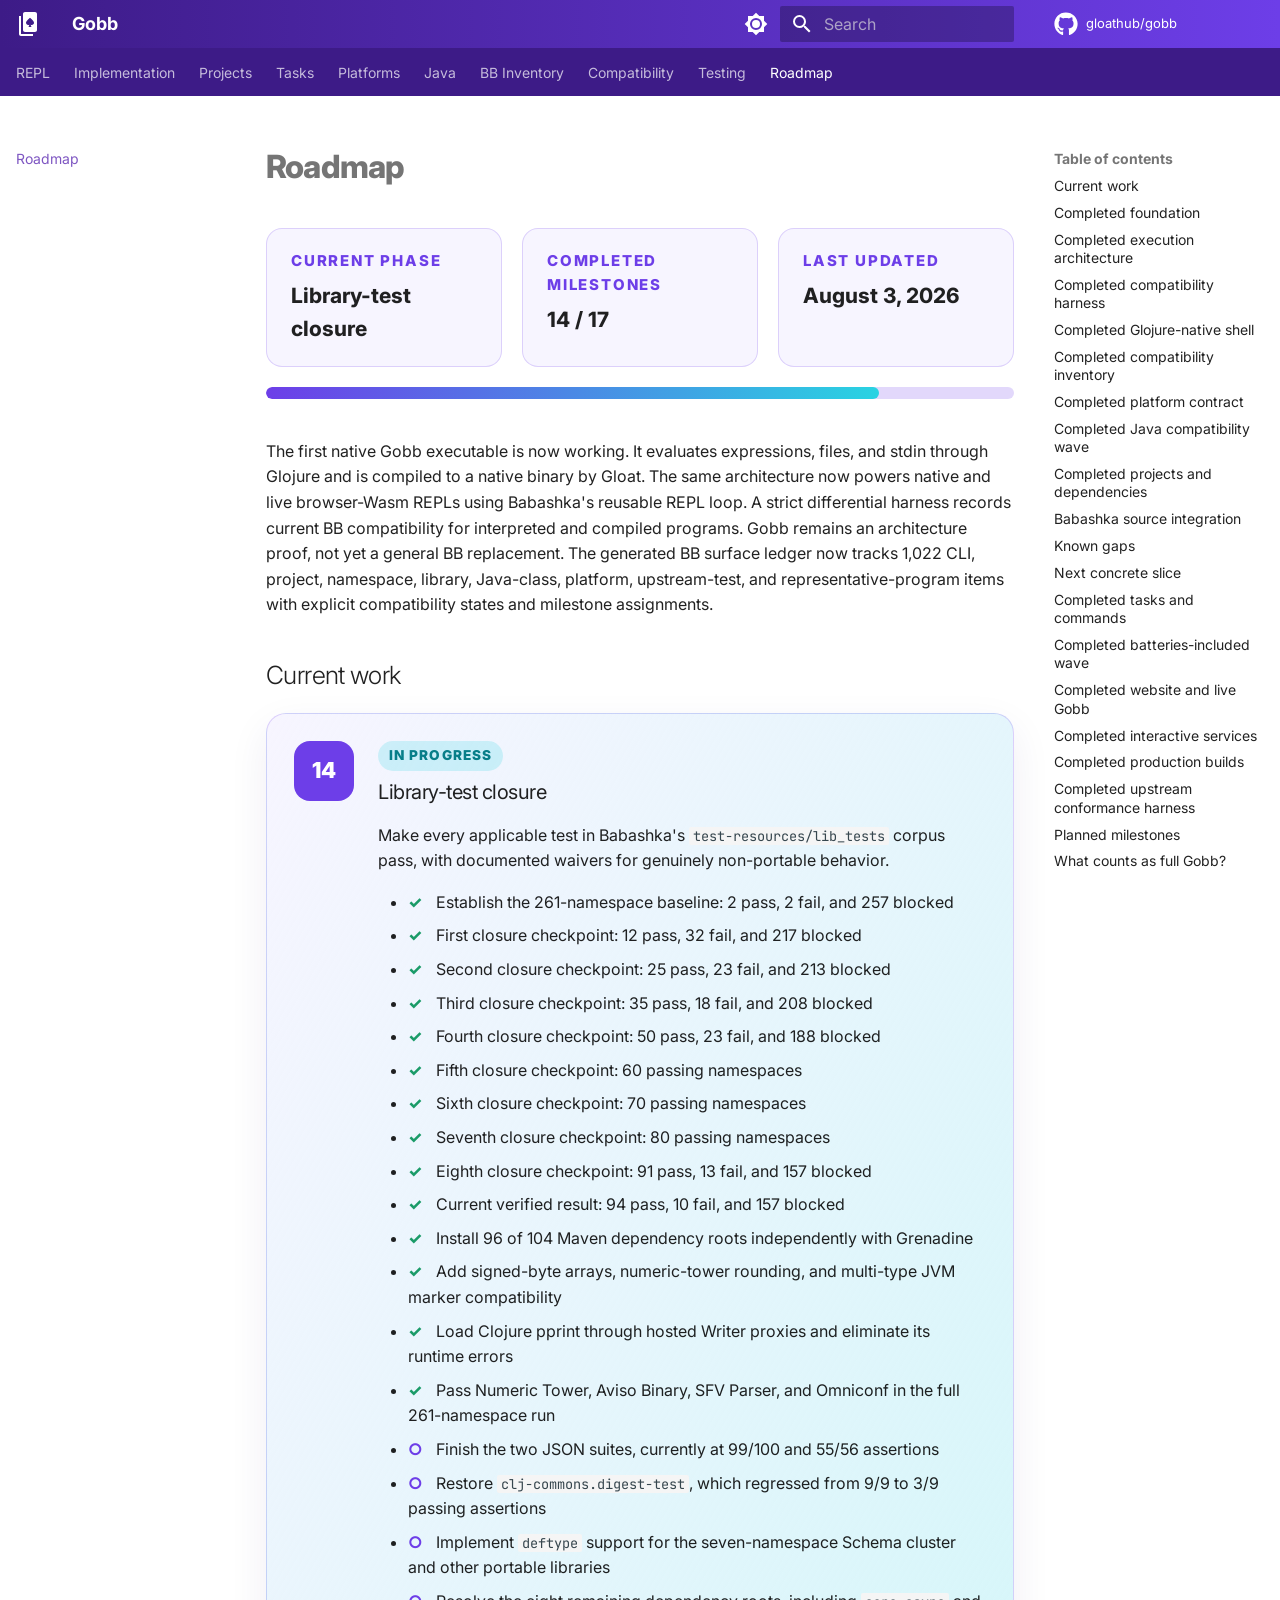
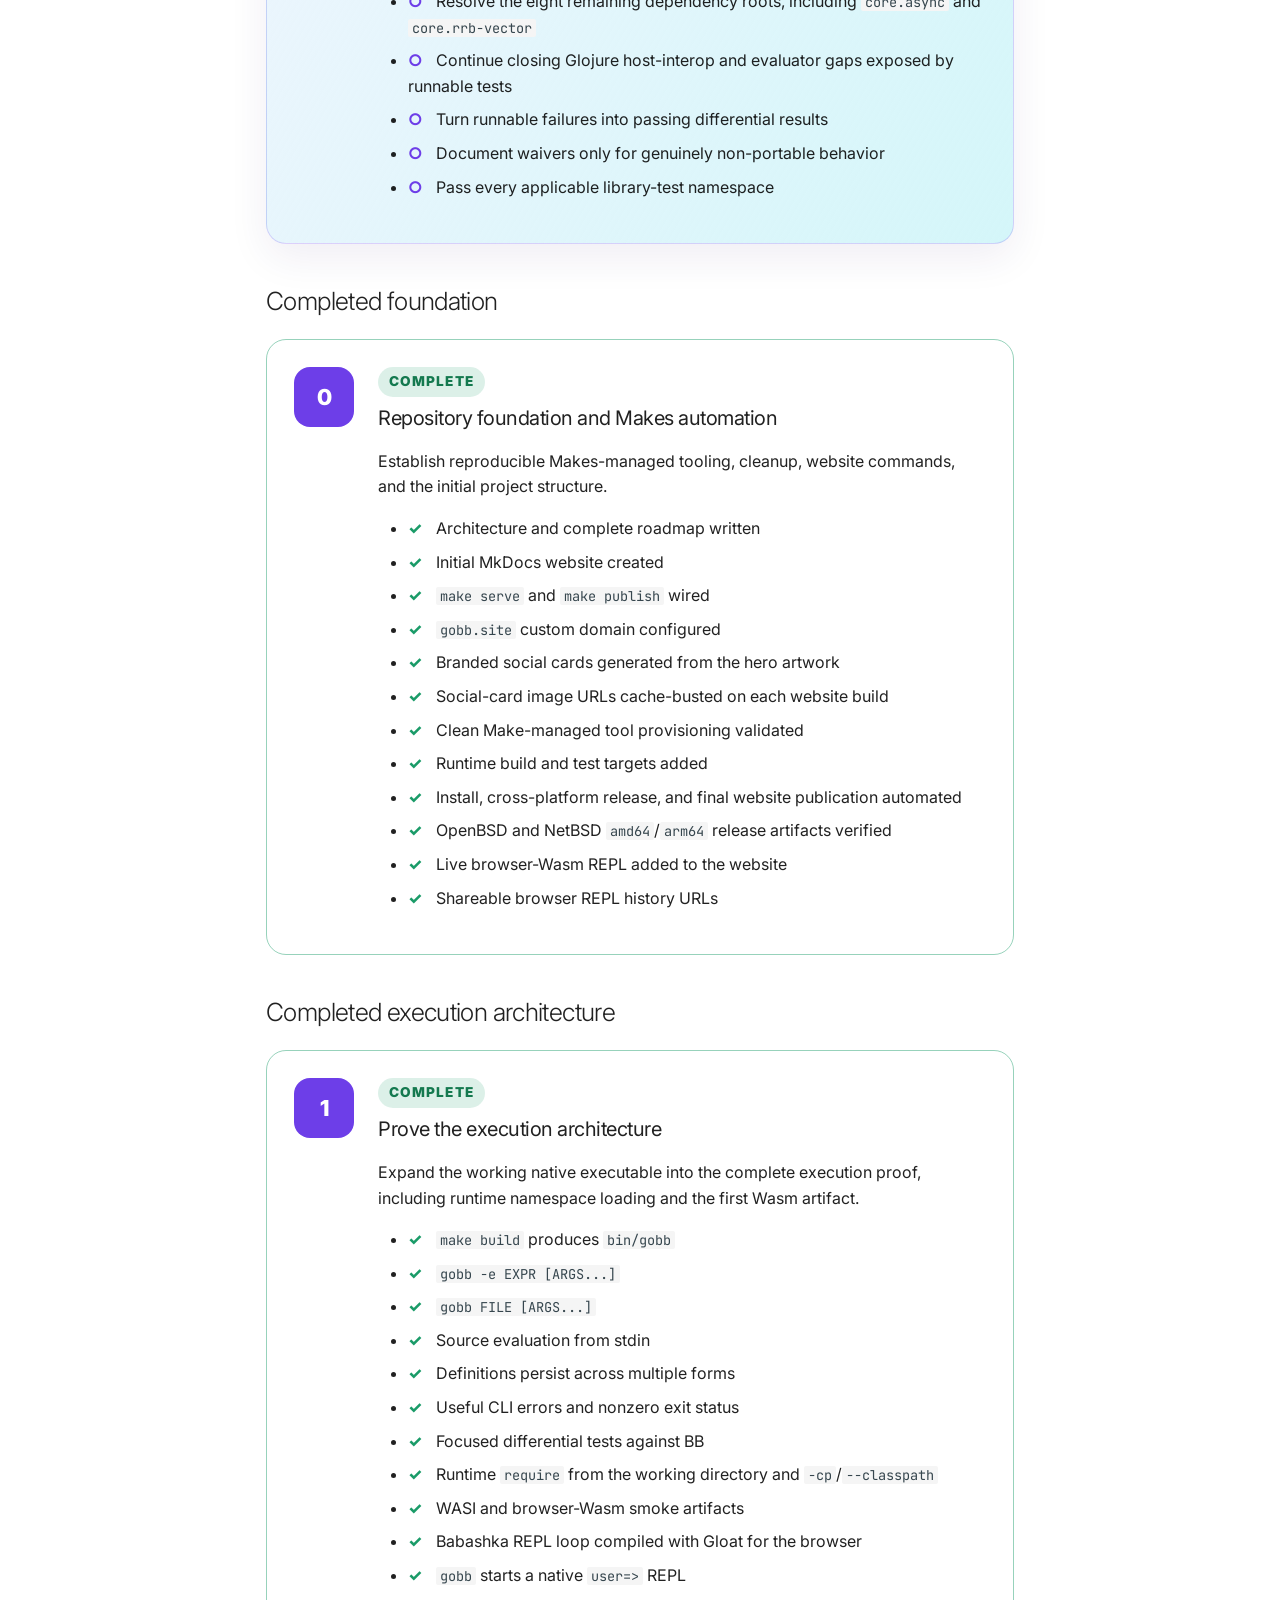
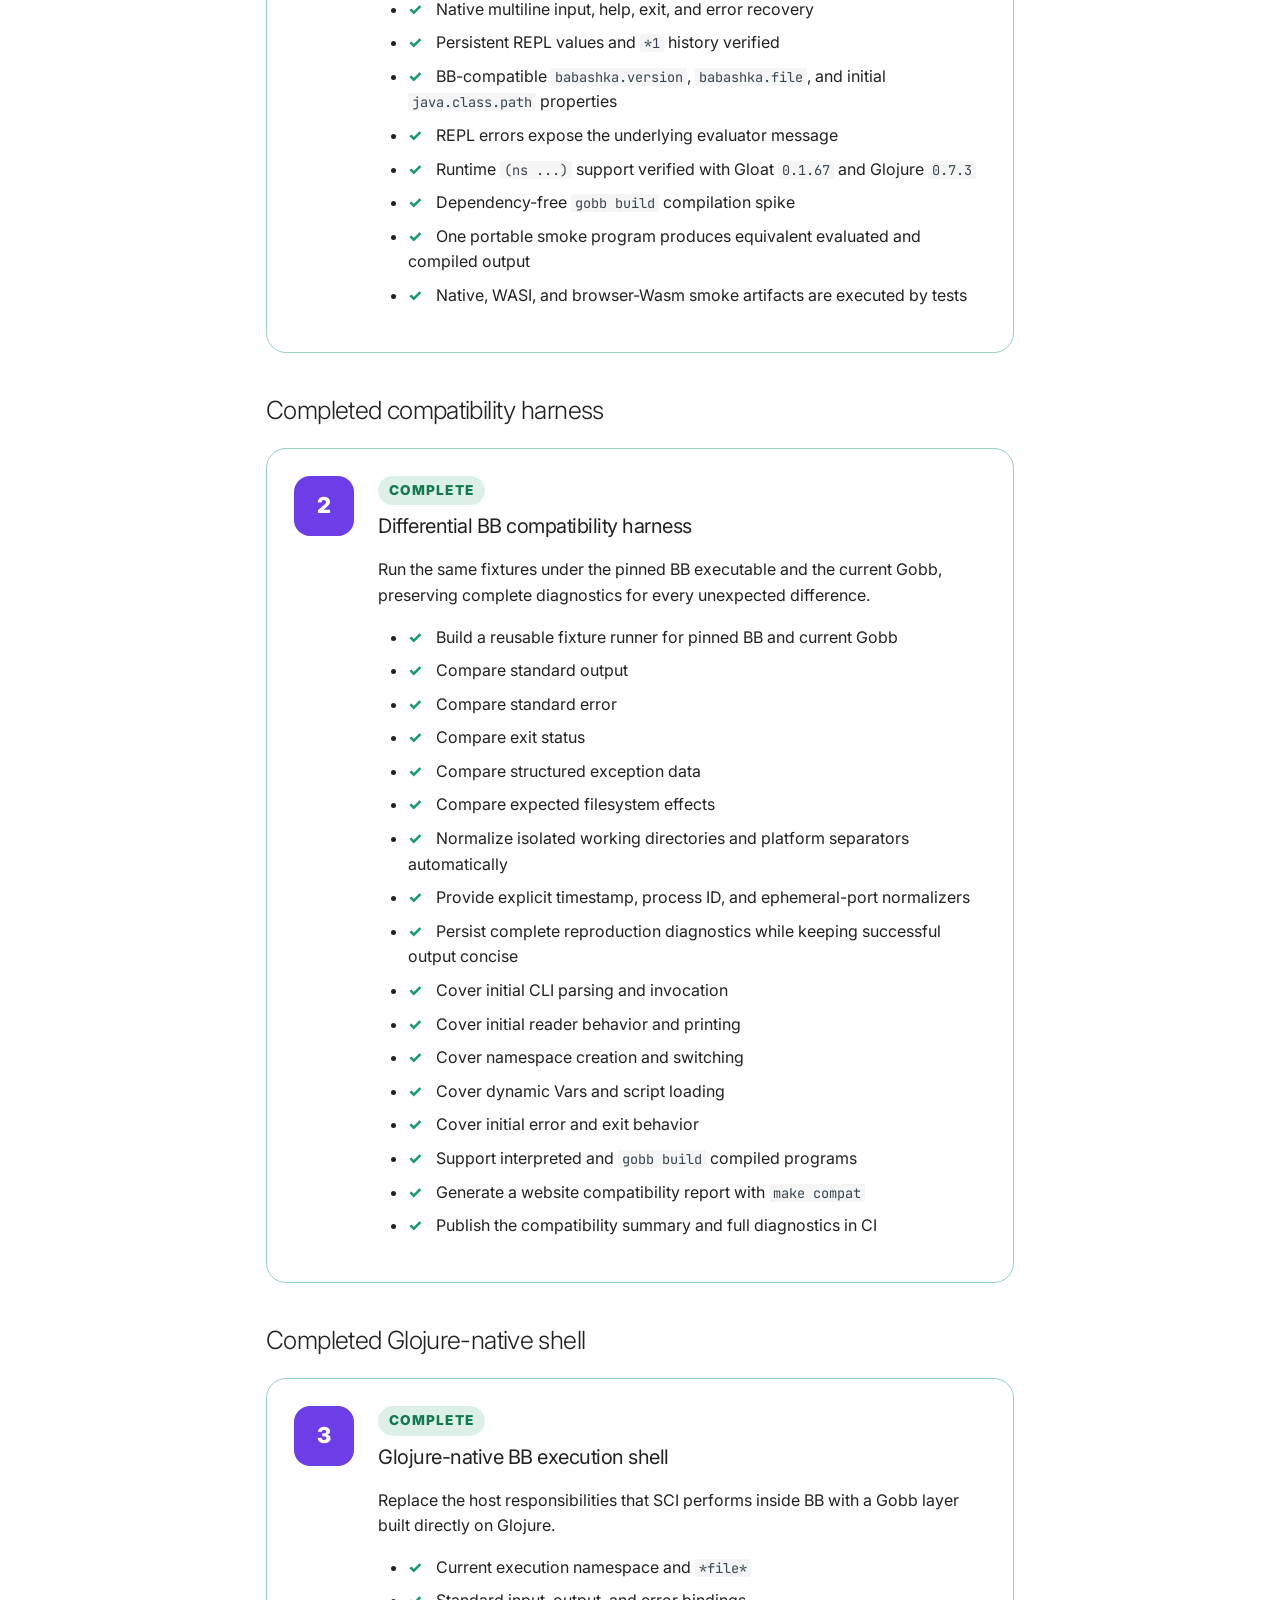
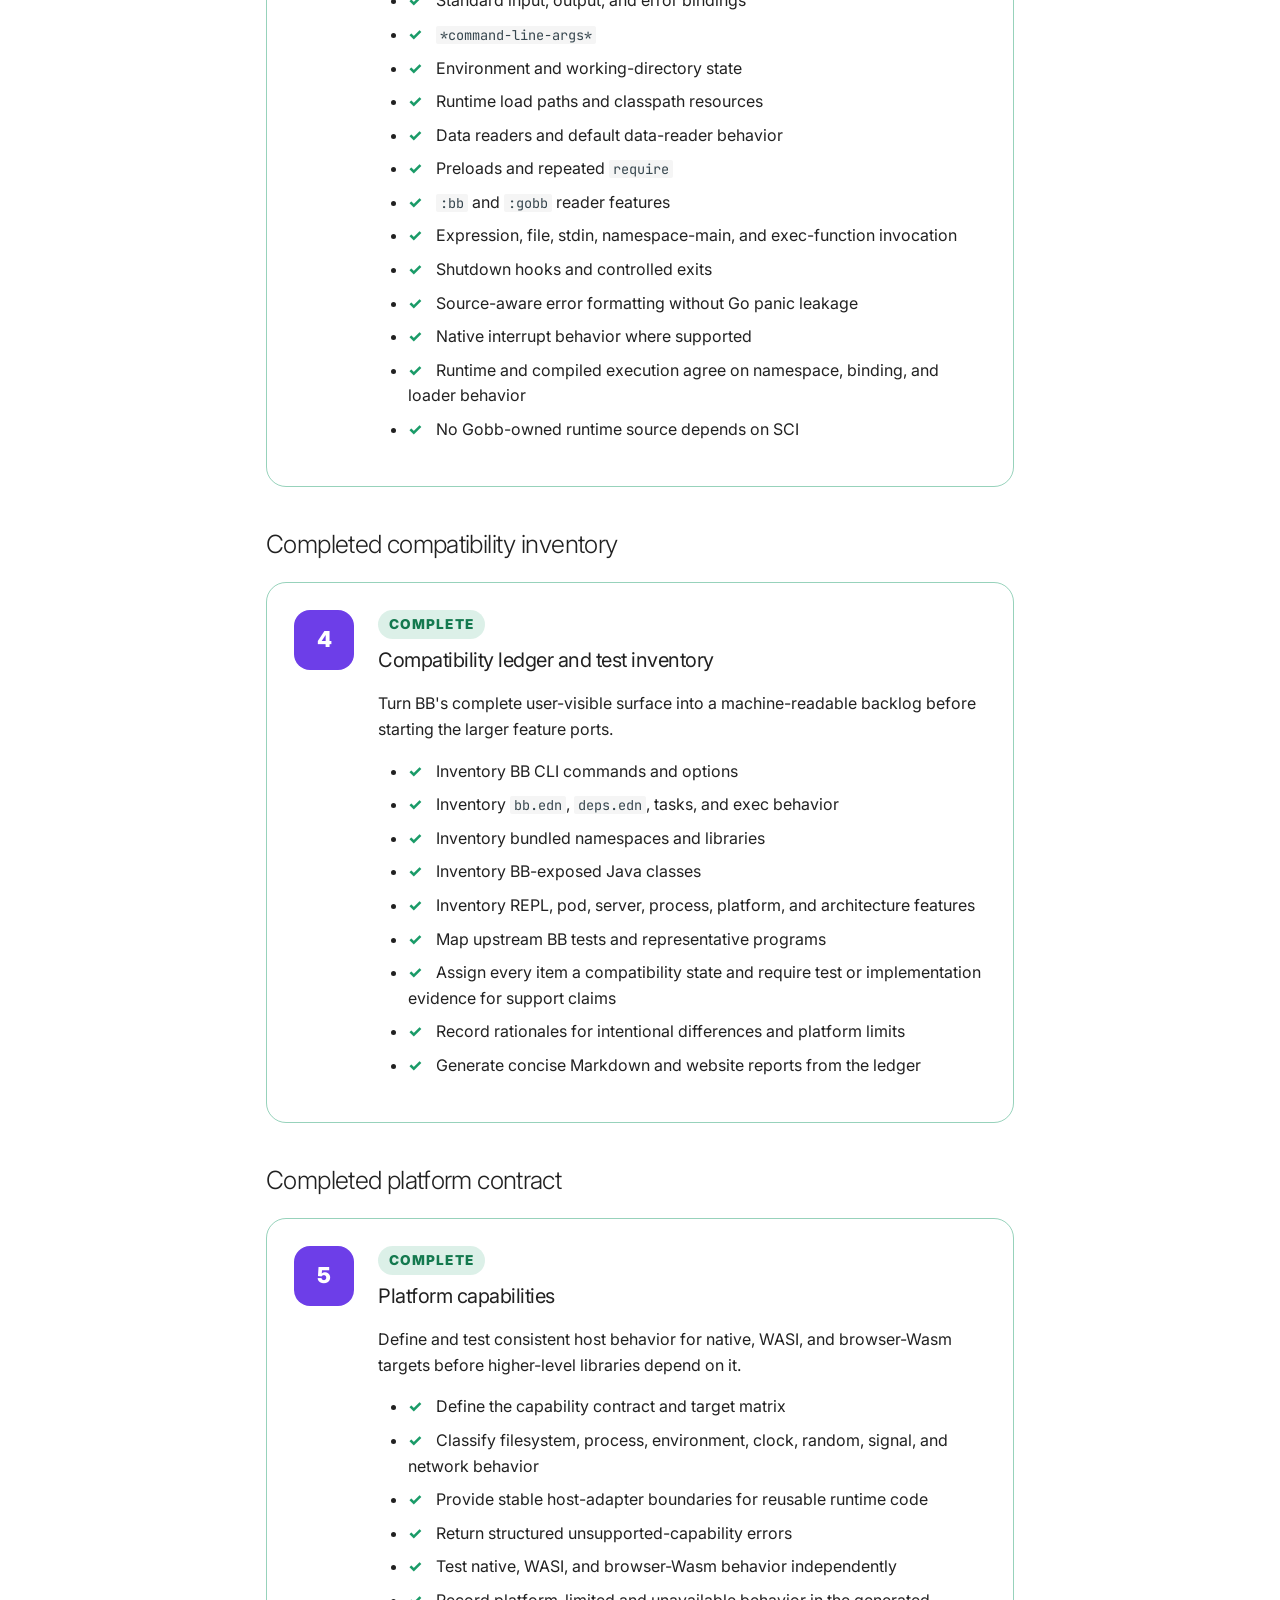
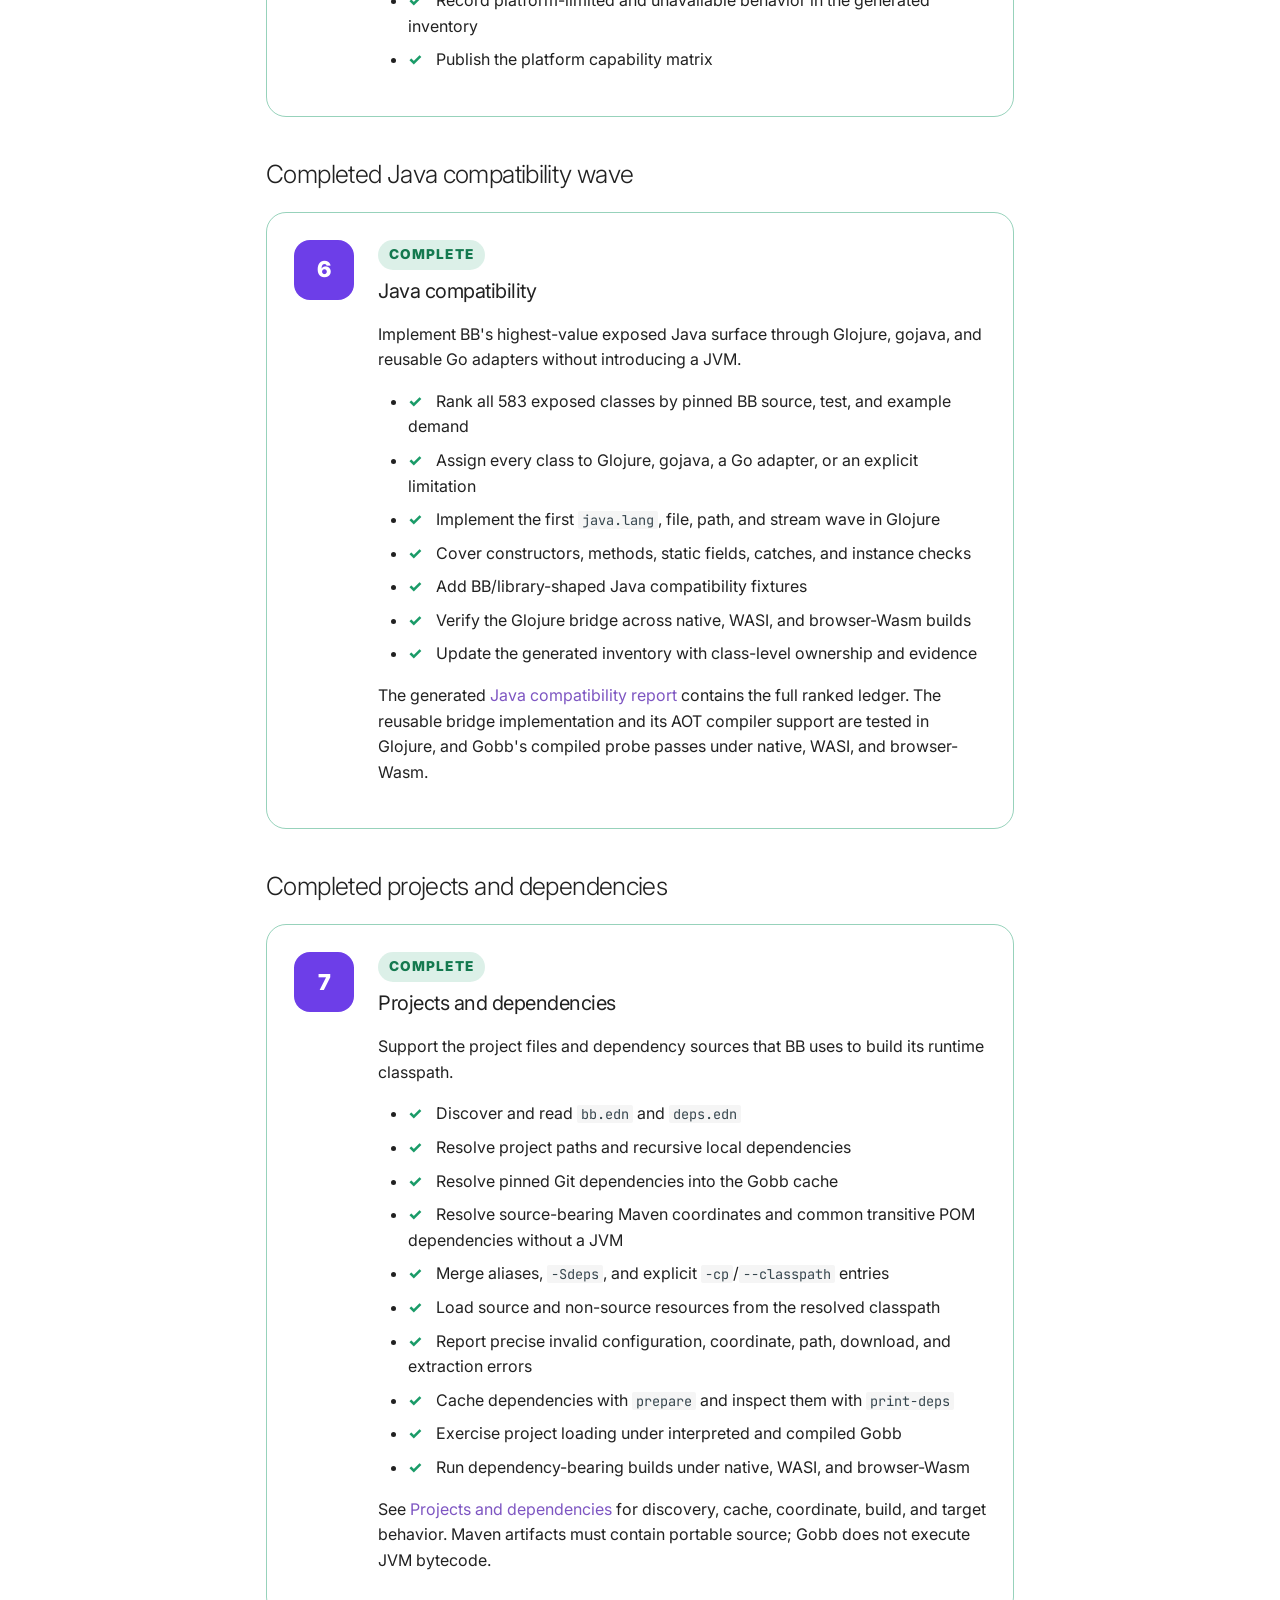
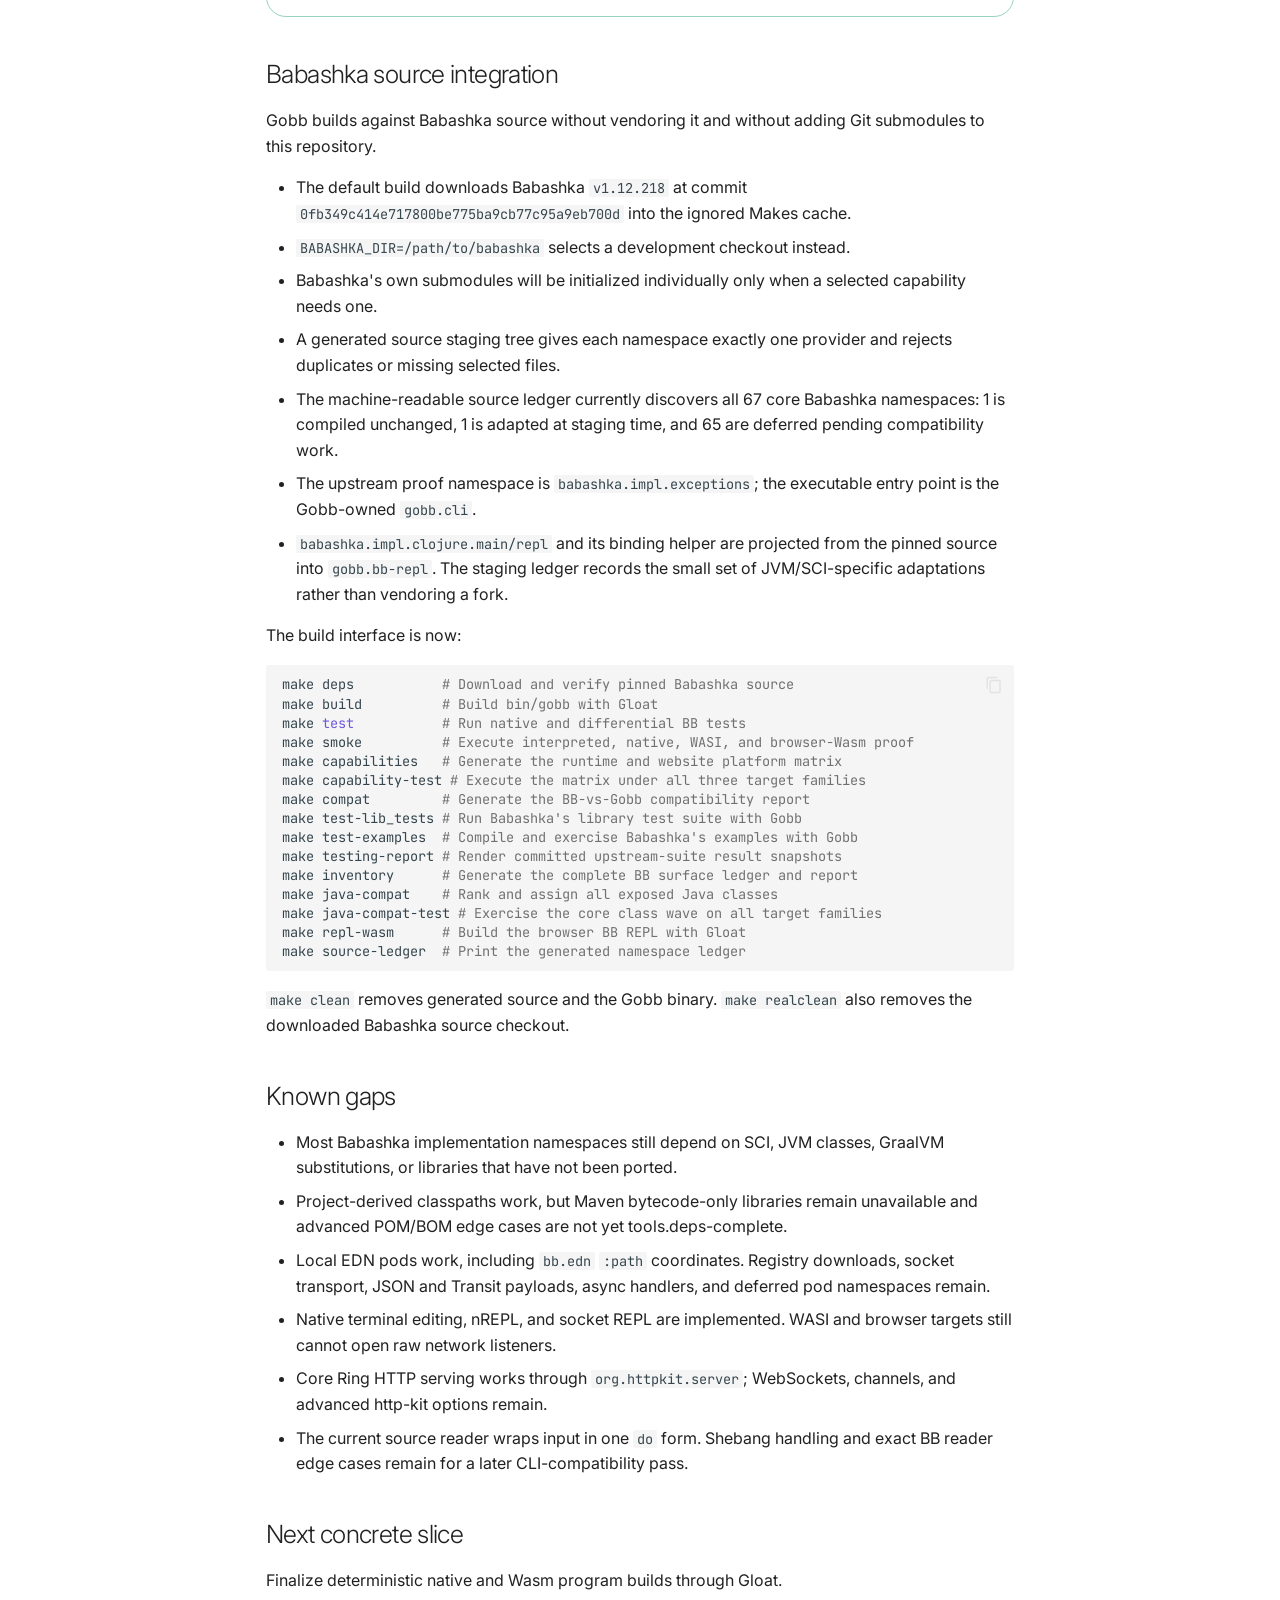
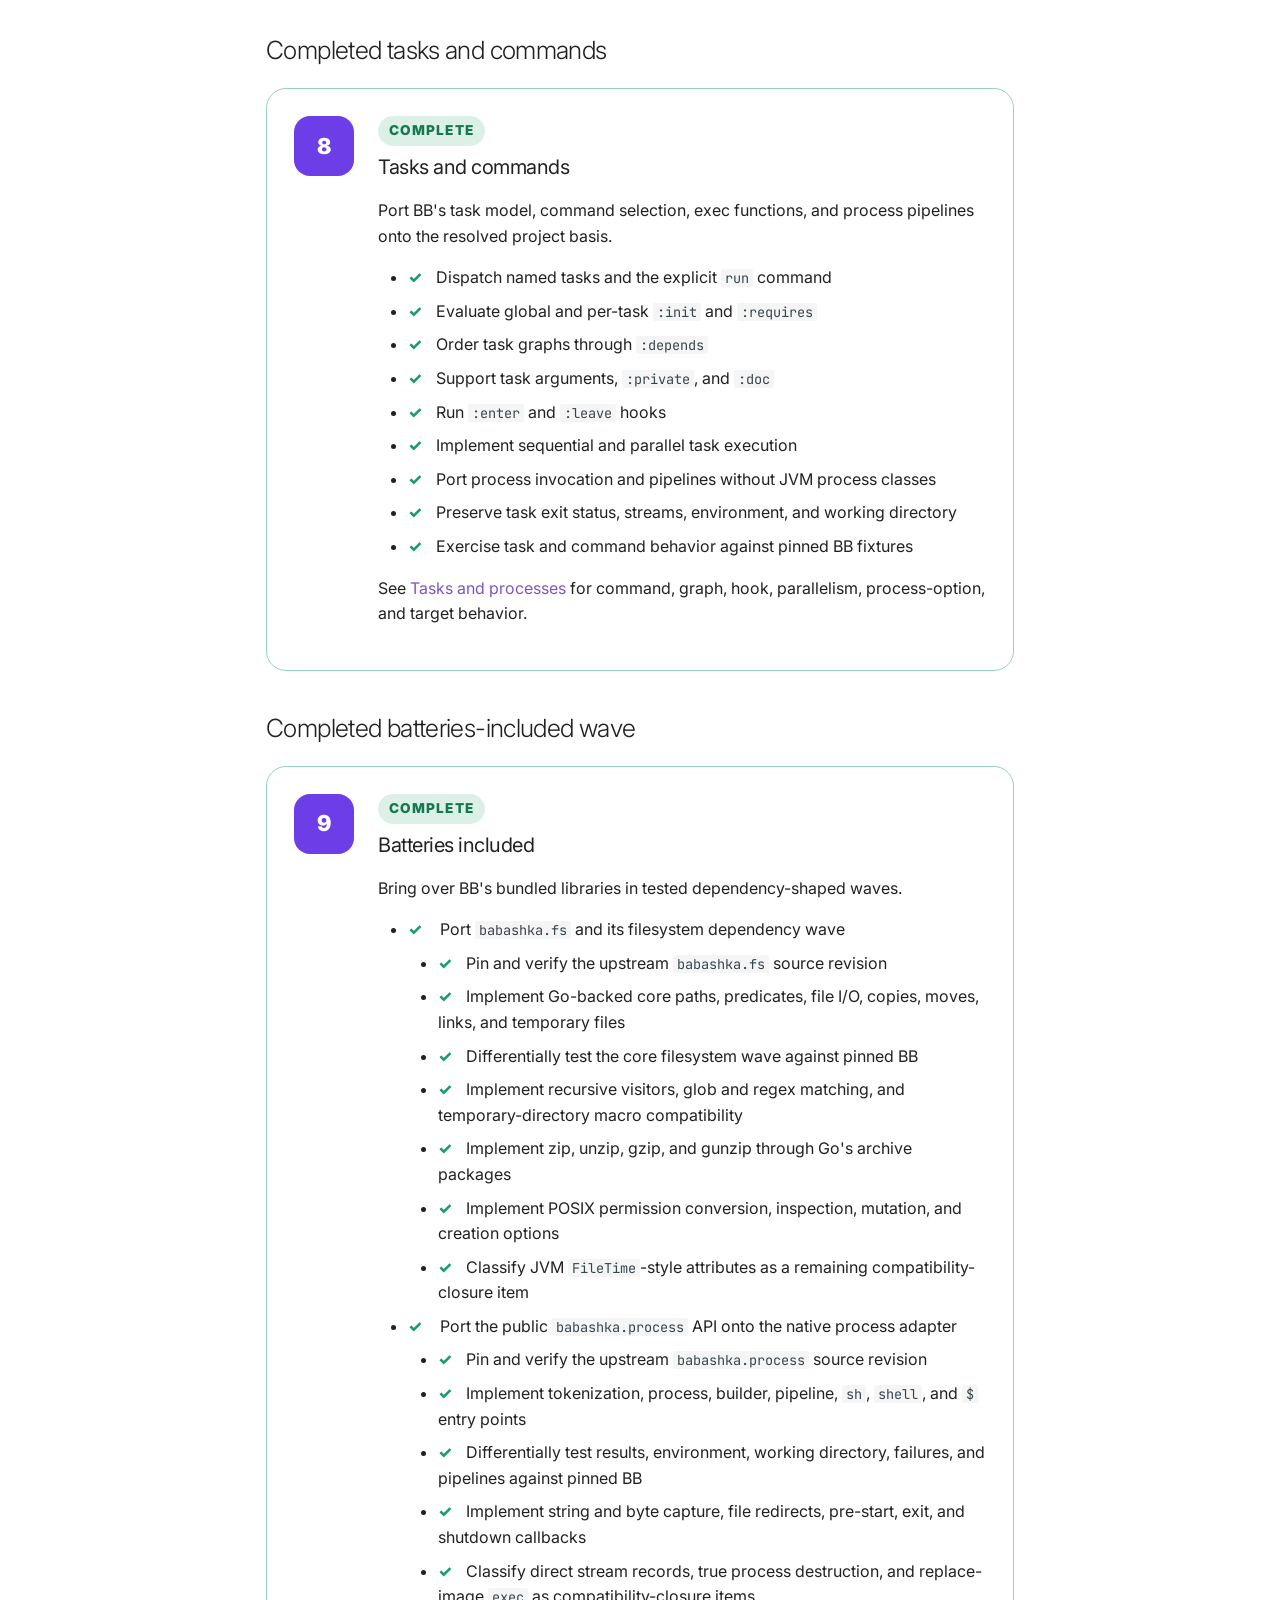
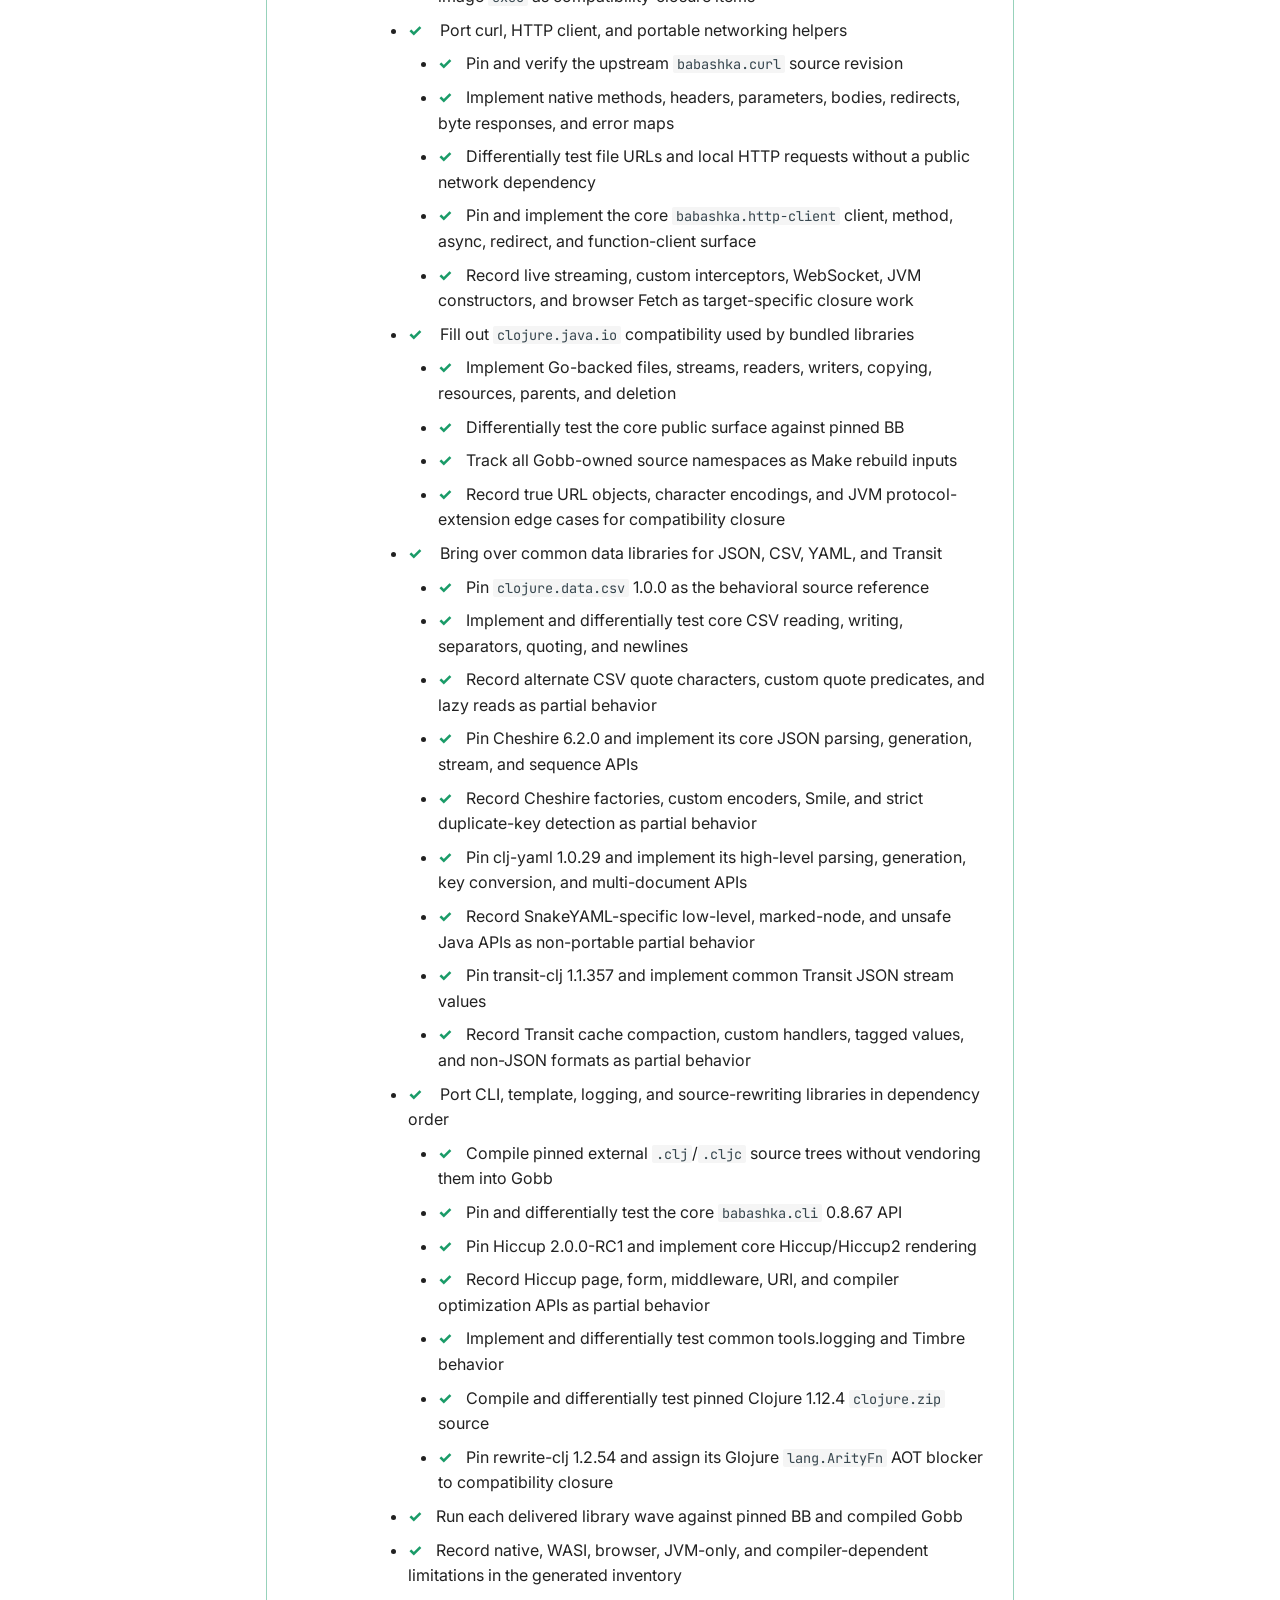
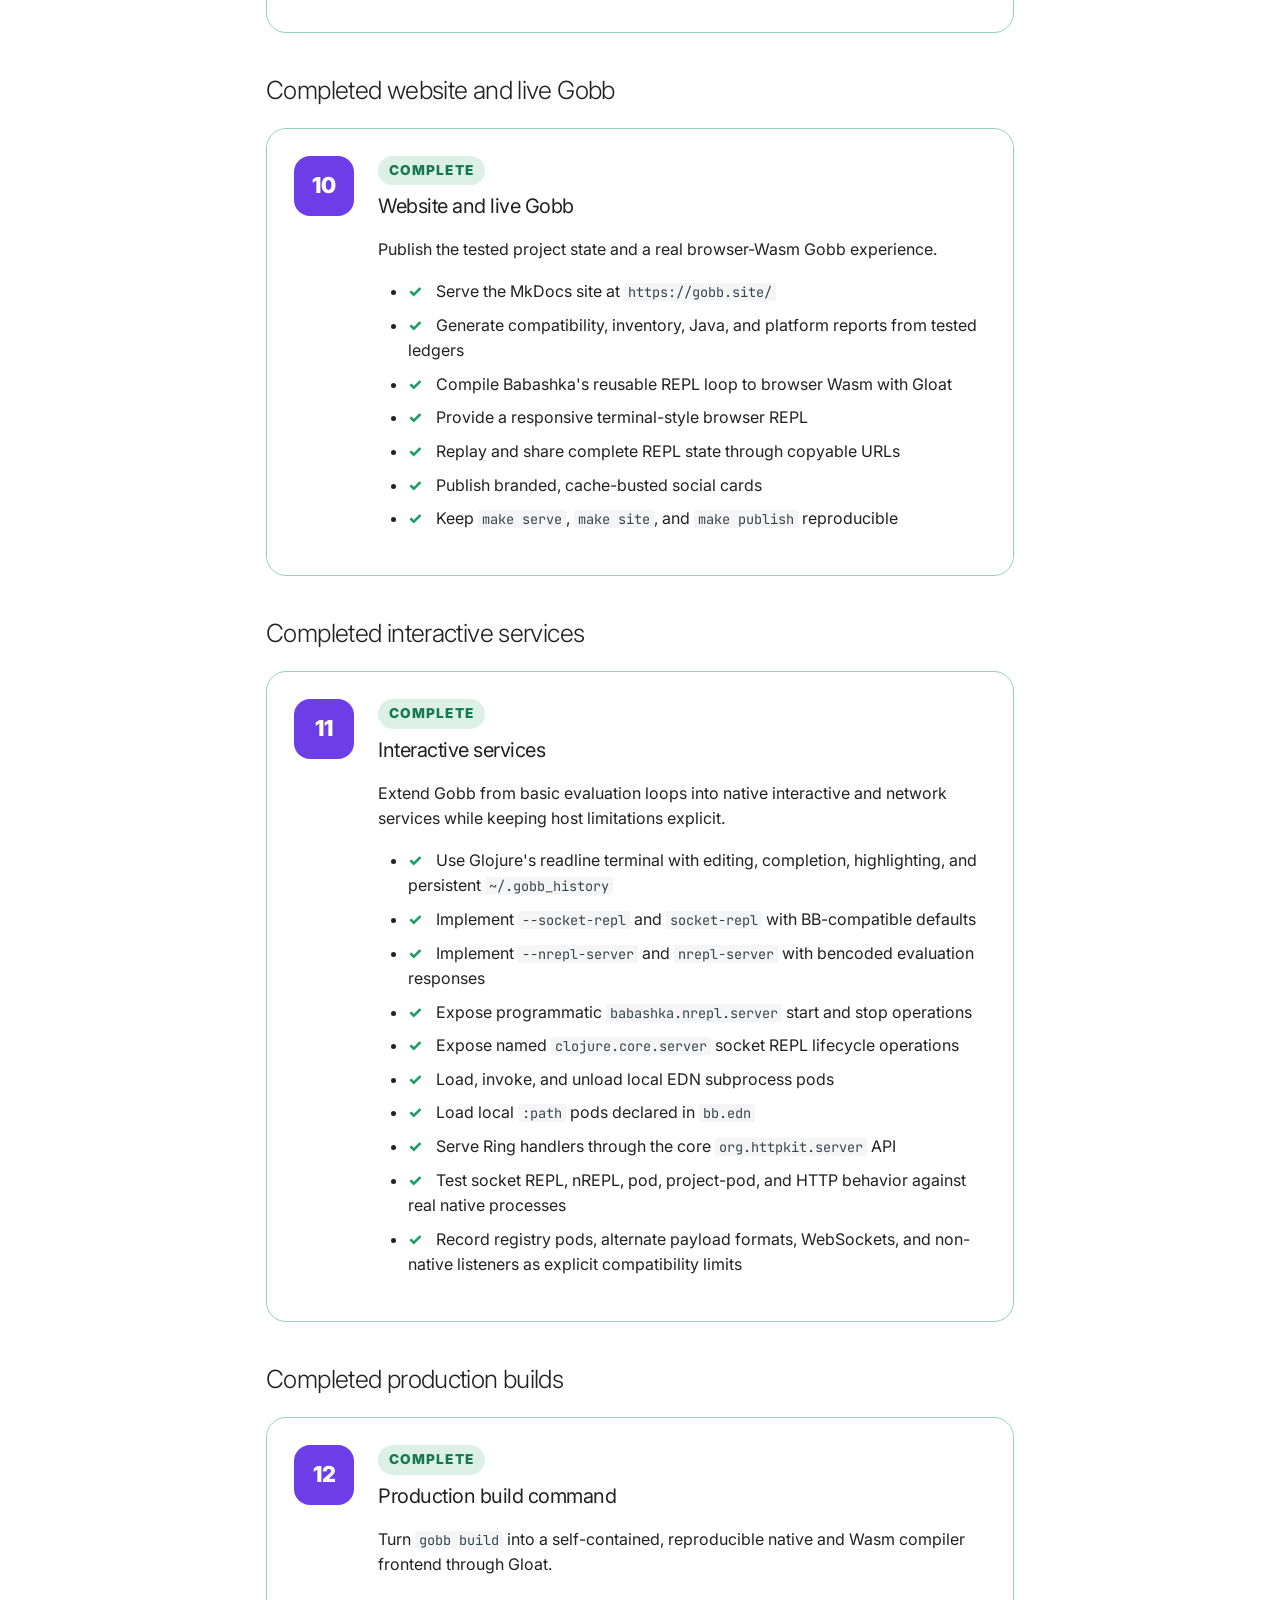
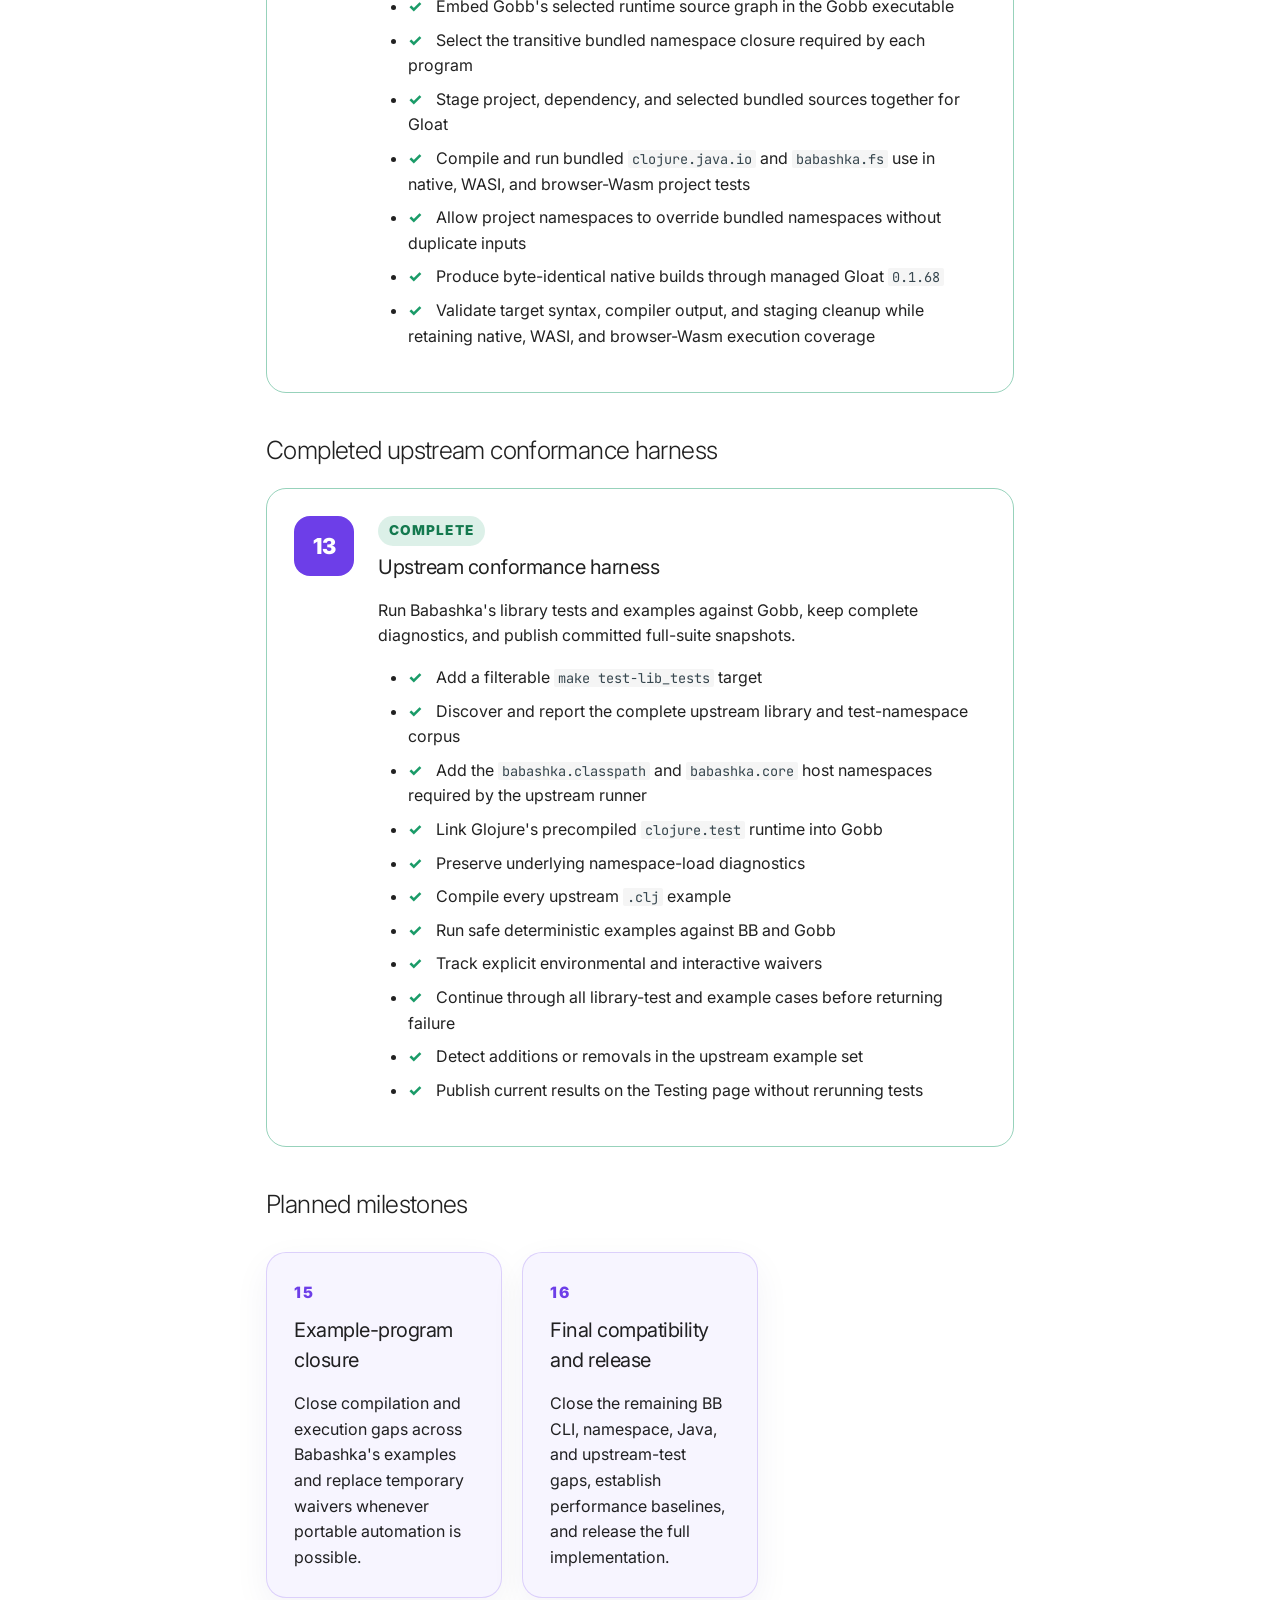
<file: roadmap/index.html>
<!doctype html>
<html lang="en" class="no-js">
  <head>
    
      <meta charset="utf-8">
      <meta name="viewport" content="width=device-width,initial-scale=1">
      
        <meta name="description" content="Current Gobb implementation progress and upcoming milestones">
      
      
        <meta name="author" content="Ingy dot Net">
      
      
        <link rel="canonical" href="https://gobb.site/roadmap/">
      
      
        <link rel="prev" href="../testing/">
      
      
      
        
      
      
      <link rel="icon" href="../img/favicon.svg">
      <meta name="generator" content="mkdocs-1.6.1, mkdocs-material-9.7.6">
    
    
      
        <title>Roadmap - Gobb</title>
      
    
    
      <link rel="stylesheet" href="../assets/stylesheets/main.484c7ddc.min.css">
      
        
        <link rel="stylesheet" href="../assets/stylesheets/palette.ab4e12ef.min.css">
      
      


    
    
      
    
    
      
        
        
        <link rel="preconnect" href="https://fonts.gstatic.com" crossorigin>
        <link rel="stylesheet" href="https://fonts.googleapis.com/css?family=Inter:300,300i,400,400i,700,700i%7CJetBrains+Mono:400,400i,700,700i&display=fallback">
        <style>:root{--md-text-font:"Inter";--md-code-font:"JetBrains Mono"}</style>
      
    
    
      <link rel="stylesheet" href="../css/extra.css">
    
    <script>__md_scope=new URL("..",location),__md_hash=e=>[...e].reduce(((e,_)=>(e<<5)-e+_.charCodeAt(0)),0),__md_get=(e,_=localStorage,t=__md_scope)=>JSON.parse(_.getItem(t.pathname+"."+e)),__md_set=(e,_,t=localStorage,a=__md_scope)=>{try{t.setItem(a.pathname+"."+e,JSON.stringify(_))}catch(e){}}</script>
    
      

    
    
  
<meta property="og:type" content="website" />
<meta property="og:title" content="Roadmap - Gobb" />
<meta property="og:description" content="Current Gobb implementation progress and upcoming milestones" />
<meta property="og:image" content="https://gobb.site/assets/images/social/roadmap.png?v=1786044290" />
<meta property="og:image:type" content="image/png" />
<meta property="og:image:width" content="1200" />
<meta property="og:image:height" content="630" />
<meta property="og:url" content="https://gobb.site/roadmap/" />
<meta property="twitter:card" content="summary_large_image" />
<meta property="twitter:title" content="Roadmap - Gobb" />
<meta property="twitter:description" content="Current Gobb implementation progress and upcoming milestones" />
<meta property="twitter:image" content="https://gobb.site/assets/images/social/roadmap.png?v=1786044290" />
</head>
  
  
    
    
      
    
    
    
    
    <body dir="ltr" data-md-color-scheme="default" data-md-color-primary="deep-purple" data-md-color-accent="cyan">
  
    
    <input class="md-toggle" data-md-toggle="drawer" type="checkbox" id="__drawer" autocomplete="off">
    <input class="md-toggle" data-md-toggle="search" type="checkbox" id="__search" autocomplete="off">
    <label class="md-overlay" for="__drawer"></label>
    <div data-md-component="skip">
      
        
        <a href="#roadmap" class="md-skip">
          Skip to content
        </a>
      
    </div>
    <div data-md-component="announce">
      
    </div>
    
    
      


<header class="md-header" data-md-component="header">
  <nav class="md-header__inner md-grid" aria-label="Header">
    <a href=".." title="Gobb" class="md-header__button md-logo" aria-label="Gobb" data-md-component="logo">
      
  
  <svg xmlns="http://www.w3.org/2000/svg" viewBox="0 0 24 24"><path d="M3 4v18c0 1.1.9 2 2 2h12v-2H5V4zm16-4H9C7.9 0 7 .9 7 2v16c0 1.1.9 2 2 2h10c1.1 0 2-.9 2-2V2c0-1.1-.9-2-2-2m-3.2 13q-.6 0-1.2-.3l.9 2.3h-3l.9-2.3q-.6.3-1.2.3C11 13 10 12 10 10.8c0-1.5 1.4-2.7 3.4-4.6l.6-.5.6.5c2 1.9 3.4 3.1 3.4 4.6 0 1.3-1 2.2-2.2 2.2"/></svg>

    </a>
    <label class="md-header__button md-icon" for="__drawer">
      
      <svg xmlns="http://www.w3.org/2000/svg" viewBox="0 0 24 24"><path d="M3 6h18v2H3zm0 5h18v2H3zm0 5h18v2H3z"/></svg>
    </label>
    <a href=".." title="Gobb" class="md-header__title md-header__home" data-md-component="header-title">
      <div class="md-header__ellipsis">
        <div class="md-header__topic">
          <span class="md-ellipsis">
            Gobb
          </span>
        </div>
        <div class="md-header__topic" data-md-component="header-topic">
          <span class="md-ellipsis">
            
              Roadmap
            
          </span>
        </div>
      </div>
    </a>
    
      
        <form class="md-header__option" data-md-component="palette">
  
    
    
    
    <input class="md-option" data-md-color-media="(prefers-color-scheme: light)" data-md-color-scheme="default" data-md-color-primary="deep-purple" data-md-color-accent="cyan"  aria-label="Switch to dark mode"  type="radio" name="__palette" id="__palette_0">
    
      <label class="md-header__button md-icon" title="Switch to dark mode" for="__palette_1" hidden>
        <svg xmlns="http://www.w3.org/2000/svg" viewBox="0 0 24 24"><path d="M12 8a4 4 0 0 0-4 4 4 4 0 0 0 4 4 4 4 0 0 0 4-4 4 4 0 0 0-4-4m0 10a6 6 0 0 1-6-6 6 6 0 0 1 6-6 6 6 0 0 1 6 6 6 6 0 0 1-6 6m8-9.31V4h-4.69L12 .69 8.69 4H4v4.69L.69 12 4 15.31V20h4.69L12 23.31 15.31 20H20v-4.69L23.31 12z"/></svg>
      </label>
    
  
    
    
    
    <input class="md-option" data-md-color-media="(prefers-color-scheme: dark)" data-md-color-scheme="slate" data-md-color-primary="deep-purple" data-md-color-accent="cyan"  aria-label="Switch to light mode"  type="radio" name="__palette" id="__palette_1">
    
      <label class="md-header__button md-icon" title="Switch to light mode" for="__palette_0" hidden>
        <svg xmlns="http://www.w3.org/2000/svg" viewBox="0 0 24 24"><path d="M12 18c-.89 0-1.74-.2-2.5-.55C11.56 16.5 13 14.42 13 12s-1.44-4.5-3.5-5.45C10.26 6.2 11.11 6 12 6a6 6 0 0 1 6 6 6 6 0 0 1-6 6m8-9.31V4h-4.69L12 .69 8.69 4H4v4.69L.69 12 4 15.31V20h4.69L12 23.31 15.31 20H20v-4.69L23.31 12z"/></svg>
      </label>
    
  
</form>
      
    
    
      <script>var palette=__md_get("__palette");if(palette&&palette.color){if("(prefers-color-scheme)"===palette.color.media){var media=matchMedia("(prefers-color-scheme: light)"),input=document.querySelector(media.matches?"[data-md-color-media='(prefers-color-scheme: light)']":"[data-md-color-media='(prefers-color-scheme: dark)']");palette.color.media=input.getAttribute("data-md-color-media"),palette.color.scheme=input.getAttribute("data-md-color-scheme"),palette.color.primary=input.getAttribute("data-md-color-primary"),palette.color.accent=input.getAttribute("data-md-color-accent")}for(var[key,value]of Object.entries(palette.color))document.body.setAttribute("data-md-color-"+key,value)}</script>
    
    
    
      
      
        <label class="md-header__button md-icon" for="__search">
          
          <svg xmlns="http://www.w3.org/2000/svg" viewBox="0 0 24 24"><path d="M9.5 3A6.5 6.5 0 0 1 16 9.5c0 1.61-.59 3.09-1.56 4.23l.27.27h.79l5 5-1.5 1.5-5-5v-.79l-.27-.27A6.52 6.52 0 0 1 9.5 16 6.5 6.5 0 0 1 3 9.5 6.5 6.5 0 0 1 9.5 3m0 2C7 5 5 7 5 9.5S7 14 9.5 14 14 12 14 9.5 12 5 9.5 5"/></svg>
        </label>
        <div class="md-search" data-md-component="search" role="dialog">
  <label class="md-search__overlay" for="__search"></label>
  <div class="md-search__inner" role="search">
    <form class="md-search__form" name="search">
      <input type="text" class="md-search__input" name="query" aria-label="Search" placeholder="Search" autocapitalize="off" autocorrect="off" autocomplete="off" spellcheck="false" data-md-component="search-query" required>
      <label class="md-search__icon md-icon" for="__search">
        
        <svg xmlns="http://www.w3.org/2000/svg" viewBox="0 0 24 24"><path d="M9.5 3A6.5 6.5 0 0 1 16 9.5c0 1.61-.59 3.09-1.56 4.23l.27.27h.79l5 5-1.5 1.5-5-5v-.79l-.27-.27A6.52 6.52 0 0 1 9.5 16 6.5 6.5 0 0 1 3 9.5 6.5 6.5 0 0 1 9.5 3m0 2C7 5 5 7 5 9.5S7 14 9.5 14 14 12 14 9.5 12 5 9.5 5"/></svg>
        
        <svg xmlns="http://www.w3.org/2000/svg" viewBox="0 0 24 24"><path d="M20 11v2H8l5.5 5.5-1.42 1.42L4.16 12l7.92-7.92L13.5 5.5 8 11z"/></svg>
      </label>
      <nav class="md-search__options" aria-label="Search">
        
        <button type="reset" class="md-search__icon md-icon" title="Clear" aria-label="Clear" tabindex="-1">
          
          <svg xmlns="http://www.w3.org/2000/svg" viewBox="0 0 24 24"><path d="M19 6.41 17.59 5 12 10.59 6.41 5 5 6.41 10.59 12 5 17.59 6.41 19 12 13.41 17.59 19 19 17.59 13.41 12z"/></svg>
        </button>
      </nav>
      
        <div class="md-search__suggest" data-md-component="search-suggest"></div>
      
    </form>
    <div class="md-search__output">
      <div class="md-search__scrollwrap" tabindex="0" data-md-scrollfix>
        <div class="md-search-result" data-md-component="search-result">
          <div class="md-search-result__meta">
            Initializing search
          </div>
          <ol class="md-search-result__list" role="presentation"></ol>
        </div>
      </div>
    </div>
  </div>
</div>
      
    
    
      <div class="md-header__source">
        <a href="https://github.com/gloathub/gobb" title="Go to repository" class="md-source" data-md-component="source">
  <div class="md-source__icon md-icon">
    
    <svg xmlns="http://www.w3.org/2000/svg" viewBox="0 0 512 512"><!--! Font Awesome Free 7.1.0 by @fontawesome - https://fontawesome.com License - https://fontawesome.com/license/free (Icons: CC BY 4.0, Fonts: SIL OFL 1.1, Code: MIT License) Copyright 2025 Fonticons, Inc.--><path d="M173.9 397.4c0 2-2.3 3.6-5.2 3.6-3.3.3-5.6-1.3-5.6-3.6 0-2 2.3-3.6 5.2-3.6 3-.3 5.6 1.3 5.6 3.6m-31.1-4.5c-.7 2 1.3 4.3 4.3 4.9 2.6 1 5.6 0 6.2-2s-1.3-4.3-4.3-5.2c-2.6-.7-5.5.3-6.2 2.3m44.2-1.7c-2.9.7-4.9 2.6-4.6 4.9.3 2 2.9 3.3 5.9 2.6 2.9-.7 4.9-2.6 4.6-4.6-.3-1.9-3-3.2-5.9-2.9M252.8 8C114.1 8 8 113.3 8 252c0 110.9 69.8 205.8 169.5 239.2 12.8 2.3 17.3-5.6 17.3-12.1 0-6.2-.3-40.4-.3-61.4 0 0-70 15-84.7-29.8 0 0-11.4-29.1-27.8-36.6 0 0-22.9-15.7 1.6-15.4 0 0 24.9 2 38.6 25.8 21.9 38.6 58.6 27.5 72.9 20.9 2.3-16 8.8-27.1 16-33.7-55.9-6.2-112.3-14.3-112.3-110.5 0-27.5 7.6-41.3 23.6-58.9-2.6-6.5-11.1-33.3 2.6-67.9 20.9-6.5 69 27 69 27 20-5.6 41.5-8.5 62.8-8.5s42.8 2.9 62.8 8.5c0 0 48.1-33.6 69-27 13.7 34.7 5.2 61.4 2.6 67.9 16 17.7 25.8 31.5 25.8 58.9 0 96.5-58.9 104.2-114.8 110.5 9.2 7.9 17 22.9 17 46.4 0 33.7-.3 75.4-.3 83.6 0 6.5 4.6 14.4 17.3 12.1C436.2 457.8 504 362.9 504 252 504 113.3 391.5 8 252.8 8M105.2 352.9c-1.3 1-1 3.3.7 5.2 1.6 1.6 3.9 2.3 5.2 1 1.3-1 1-3.3-.7-5.2-1.6-1.6-3.9-2.3-5.2-1m-10.8-8.1c-.7 1.3.3 2.9 2.3 3.9 1.6 1 3.6.7 4.3-.7.7-1.3-.3-2.9-2.3-3.9-2-.6-3.6-.3-4.3.7m32.4 35.6c-1.6 1.3-1 4.3 1.3 6.2 2.3 2.3 5.2 2.6 6.5 1 1.3-1.3.7-4.3-1.3-6.2-2.2-2.3-5.2-2.6-6.5-1m-11.4-14.7c-1.6 1-1.6 3.6 0 5.9s4.3 3.3 5.6 2.3c1.6-1.3 1.6-3.9 0-6.2-1.4-2.3-4-3.3-5.6-2"/></svg>
  </div>
  <div class="md-source__repository">
    gloathub/gobb
  </div>
</a>
      </div>
    
  </nav>
  
</header>
    
    <div class="md-container" data-md-component="container">
      
      
        
          
            
<nav class="md-tabs" aria-label="Tabs" data-md-component="tabs">
  <div class="md-grid">
    <ul class="md-tabs__list">
      
        
  
  
  
  
    <li class="md-tabs__item">
      <a href=".." class="md-tabs__link">
        
  
  
    
  
  Gobb

      </a>
    </li>
  

      
        
  
  
  
  
    <li class="md-tabs__item">
      <a href="../repl/" class="md-tabs__link">
        
  
  
    
  
  REPL

      </a>
    </li>
  

      
        
  
  
  
  
    <li class="md-tabs__item">
      <a href="../implementation/" class="md-tabs__link">
        
  
  
    
  
  Implementation

      </a>
    </li>
  

      
        
  
  
  
  
    <li class="md-tabs__item">
      <a href="../projects/" class="md-tabs__link">
        
  
  
    
  
  Projects

      </a>
    </li>
  

      
        
  
  
  
  
    <li class="md-tabs__item">
      <a href="../tasks/" class="md-tabs__link">
        
  
  
    
  
  Tasks

      </a>
    </li>
  

      
        
  
  
  
  
    <li class="md-tabs__item">
      <a href="../platforms/" class="md-tabs__link">
        
  
  
    
  
  Platforms

      </a>
    </li>
  

      
        
  
  
  
  
    <li class="md-tabs__item">
      <a href="../java-compatibility/" class="md-tabs__link">
        
  
  
    
  
  Java

      </a>
    </li>
  

      
        
  
  
  
  
    <li class="md-tabs__item">
      <a href="../inventory/" class="md-tabs__link">
        
  
  
    
  
  BB Inventory

      </a>
    </li>
  

      
        
  
  
  
  
    <li class="md-tabs__item">
      <a href="../compatibility/" class="md-tabs__link">
        
  
  
    
  
  Compatibility

      </a>
    </li>
  

      
        
  
  
  
  
    <li class="md-tabs__item">
      <a href="../testing/" class="md-tabs__link">
        
  
  
    
  
  Testing

      </a>
    </li>
  

      
        
  
  
  
    
  
  
    <li class="md-tabs__item md-tabs__item--active">
      <a href="./" class="md-tabs__link">
        
  
  
    
  
  Roadmap

      </a>
    </li>
  

      
    </ul>
  </div>
</nav>
          
        
      
      <main class="md-main" data-md-component="main">
        <div class="md-main__inner md-grid">
          
            
              
              <div class="md-sidebar md-sidebar--primary" data-md-component="sidebar" data-md-type="navigation" >
                <div class="md-sidebar__scrollwrap">
                  <div class="md-sidebar__inner">
                    


  


<nav class="md-nav md-nav--primary md-nav--lifted" aria-label="Navigation" data-md-level="0">
  <label class="md-nav__title" for="__drawer">
    <a href=".." title="Gobb" class="md-nav__button md-logo" aria-label="Gobb" data-md-component="logo">
      
  
  <svg xmlns="http://www.w3.org/2000/svg" viewBox="0 0 24 24"><path d="M3 4v18c0 1.1.9 2 2 2h12v-2H5V4zm16-4H9C7.9 0 7 .9 7 2v16c0 1.1.9 2 2 2h10c1.1 0 2-.9 2-2V2c0-1.1-.9-2-2-2m-3.2 13q-.6 0-1.2-.3l.9 2.3h-3l.9-2.3q-.6.3-1.2.3C11 13 10 12 10 10.8c0-1.5 1.4-2.7 3.4-4.6l.6-.5.6.5c2 1.9 3.4 3.1 3.4 4.6 0 1.3-1 2.2-2.2 2.2"/></svg>

    </a>
    Gobb
  </label>
  
    <div class="md-nav__source">
      <a href="https://github.com/gloathub/gobb" title="Go to repository" class="md-source" data-md-component="source">
  <div class="md-source__icon md-icon">
    
    <svg xmlns="http://www.w3.org/2000/svg" viewBox="0 0 512 512"><!--! Font Awesome Free 7.1.0 by @fontawesome - https://fontawesome.com License - https://fontawesome.com/license/free (Icons: CC BY 4.0, Fonts: SIL OFL 1.1, Code: MIT License) Copyright 2025 Fonticons, Inc.--><path d="M173.9 397.4c0 2-2.3 3.6-5.2 3.6-3.3.3-5.6-1.3-5.6-3.6 0-2 2.3-3.6 5.2-3.6 3-.3 5.6 1.3 5.6 3.6m-31.1-4.5c-.7 2 1.3 4.3 4.3 4.9 2.6 1 5.6 0 6.2-2s-1.3-4.3-4.3-5.2c-2.6-.7-5.5.3-6.2 2.3m44.2-1.7c-2.9.7-4.9 2.6-4.6 4.9.3 2 2.9 3.3 5.9 2.6 2.9-.7 4.9-2.6 4.6-4.6-.3-1.9-3-3.2-5.9-2.9M252.8 8C114.1 8 8 113.3 8 252c0 110.9 69.8 205.8 169.5 239.2 12.8 2.3 17.3-5.6 17.3-12.1 0-6.2-.3-40.4-.3-61.4 0 0-70 15-84.7-29.8 0 0-11.4-29.1-27.8-36.6 0 0-22.9-15.7 1.6-15.4 0 0 24.9 2 38.6 25.8 21.9 38.6 58.6 27.5 72.9 20.9 2.3-16 8.8-27.1 16-33.7-55.9-6.2-112.3-14.3-112.3-110.5 0-27.5 7.6-41.3 23.6-58.9-2.6-6.5-11.1-33.3 2.6-67.9 20.9-6.5 69 27 69 27 20-5.6 41.5-8.5 62.8-8.5s42.8 2.9 62.8 8.5c0 0 48.1-33.6 69-27 13.7 34.7 5.2 61.4 2.6 67.9 16 17.7 25.8 31.5 25.8 58.9 0 96.5-58.9 104.2-114.8 110.5 9.2 7.9 17 22.9 17 46.4 0 33.7-.3 75.4-.3 83.6 0 6.5 4.6 14.4 17.3 12.1C436.2 457.8 504 362.9 504 252 504 113.3 391.5 8 252.8 8M105.2 352.9c-1.3 1-1 3.3.7 5.2 1.6 1.6 3.9 2.3 5.2 1 1.3-1 1-3.3-.7-5.2-1.6-1.6-3.9-2.3-5.2-1m-10.8-8.1c-.7 1.3.3 2.9 2.3 3.9 1.6 1 3.6.7 4.3-.7.7-1.3-.3-2.9-2.3-3.9-2-.6-3.6-.3-4.3.7m32.4 35.6c-1.6 1.3-1 4.3 1.3 6.2 2.3 2.3 5.2 2.6 6.5 1 1.3-1.3.7-4.3-1.3-6.2-2.2-2.3-5.2-2.6-6.5-1m-11.4-14.7c-1.6 1-1.6 3.6 0 5.9s4.3 3.3 5.6 2.3c1.6-1.3 1.6-3.9 0-6.2-1.4-2.3-4-3.3-5.6-2"/></svg>
  </div>
  <div class="md-source__repository">
    gloathub/gobb
  </div>
</a>
    </div>
  
  <ul class="md-nav__list" data-md-scrollfix>
    
      
      
  
  
  
  
    <li class="md-nav__item">
      <a href=".." class="md-nav__link">
        
  
  
  <span class="md-ellipsis">
    
  
    Gobb
  

    
  </span>
  
  

      </a>
    </li>
  

    
      
      
  
  
  
  
    <li class="md-nav__item">
      <a href="../repl/" class="md-nav__link">
        
  
  
  <span class="md-ellipsis">
    
  
    REPL
  

    
  </span>
  
  

      </a>
    </li>
  

    
      
      
  
  
  
  
    <li class="md-nav__item">
      <a href="../implementation/" class="md-nav__link">
        
  
  
  <span class="md-ellipsis">
    
  
    Implementation
  

    
  </span>
  
  

      </a>
    </li>
  

    
      
      
  
  
  
  
    <li class="md-nav__item">
      <a href="../projects/" class="md-nav__link">
        
  
  
  <span class="md-ellipsis">
    
  
    Projects
  

    
  </span>
  
  

      </a>
    </li>
  

    
      
      
  
  
  
  
    <li class="md-nav__item">
      <a href="../tasks/" class="md-nav__link">
        
  
  
  <span class="md-ellipsis">
    
  
    Tasks
  

    
  </span>
  
  

      </a>
    </li>
  

    
      
      
  
  
  
  
    <li class="md-nav__item">
      <a href="../platforms/" class="md-nav__link">
        
  
  
  <span class="md-ellipsis">
    
  
    Platforms
  

    
  </span>
  
  

      </a>
    </li>
  

    
      
      
  
  
  
  
    <li class="md-nav__item">
      <a href="../java-compatibility/" class="md-nav__link">
        
  
  
  <span class="md-ellipsis">
    
  
    Java
  

    
  </span>
  
  

      </a>
    </li>
  

    
      
      
  
  
  
  
    <li class="md-nav__item">
      <a href="../inventory/" class="md-nav__link">
        
  
  
  <span class="md-ellipsis">
    
  
    BB Inventory
  

    
  </span>
  
  

      </a>
    </li>
  

    
      
      
  
  
  
  
    <li class="md-nav__item">
      <a href="../compatibility/" class="md-nav__link">
        
  
  
  <span class="md-ellipsis">
    
  
    Compatibility
  

    
  </span>
  
  

      </a>
    </li>
  

    
      
      
  
  
  
  
    <li class="md-nav__item">
      <a href="../testing/" class="md-nav__link">
        
  
  
  <span class="md-ellipsis">
    
  
    Testing
  

    
  </span>
  
  

      </a>
    </li>
  

    
      
      
  
  
    
  
  
  
    <li class="md-nav__item md-nav__item--active">
      
      <input class="md-nav__toggle md-toggle" type="checkbox" id="__toc">
      
      
        
      
      
        <label class="md-nav__link md-nav__link--active" for="__toc">
          
  
  
  <span class="md-ellipsis">
    
  
    Roadmap
  

    
  </span>
  
  

          <span class="md-nav__icon md-icon"></span>
        </label>
      
      <a href="./" class="md-nav__link md-nav__link--active">
        
  
  
  <span class="md-ellipsis">
    
  
    Roadmap
  

    
  </span>
  
  

      </a>
      
        

<nav class="md-nav md-nav--secondary" aria-label="Table of contents">
  
  
  
    
  
  
    <label class="md-nav__title" for="__toc">
      <span class="md-nav__icon md-icon"></span>
      Table of contents
    </label>
    <ul class="md-nav__list" data-md-component="toc" data-md-scrollfix>
      
        <li class="md-nav__item">
  <a href="#current-work" class="md-nav__link">
    <span class="md-ellipsis">
      
        Current work
      
    </span>
  </a>
  
</li>
      
        <li class="md-nav__item">
  <a href="#completed-foundation" class="md-nav__link">
    <span class="md-ellipsis">
      
        Completed foundation
      
    </span>
  </a>
  
</li>
      
        <li class="md-nav__item">
  <a href="#completed-execution-architecture" class="md-nav__link">
    <span class="md-ellipsis">
      
        Completed execution architecture
      
    </span>
  </a>
  
</li>
      
        <li class="md-nav__item">
  <a href="#completed-compatibility-harness" class="md-nav__link">
    <span class="md-ellipsis">
      
        Completed compatibility harness
      
    </span>
  </a>
  
</li>
      
        <li class="md-nav__item">
  <a href="#completed-glojure-native-shell" class="md-nav__link">
    <span class="md-ellipsis">
      
        Completed Glojure-native shell
      
    </span>
  </a>
  
</li>
      
        <li class="md-nav__item">
  <a href="#completed-compatibility-inventory" class="md-nav__link">
    <span class="md-ellipsis">
      
        Completed compatibility inventory
      
    </span>
  </a>
  
</li>
      
        <li class="md-nav__item">
  <a href="#completed-platform-contract" class="md-nav__link">
    <span class="md-ellipsis">
      
        Completed platform contract
      
    </span>
  </a>
  
</li>
      
        <li class="md-nav__item">
  <a href="#completed-java-compatibility-wave" class="md-nav__link">
    <span class="md-ellipsis">
      
        Completed Java compatibility wave
      
    </span>
  </a>
  
</li>
      
        <li class="md-nav__item">
  <a href="#completed-projects-and-dependencies" class="md-nav__link">
    <span class="md-ellipsis">
      
        Completed projects and dependencies
      
    </span>
  </a>
  
</li>
      
        <li class="md-nav__item">
  <a href="#babashka-source-integration" class="md-nav__link">
    <span class="md-ellipsis">
      
        Babashka source integration
      
    </span>
  </a>
  
</li>
      
        <li class="md-nav__item">
  <a href="#known-gaps" class="md-nav__link">
    <span class="md-ellipsis">
      
        Known gaps
      
    </span>
  </a>
  
</li>
      
        <li class="md-nav__item">
  <a href="#next-concrete-slice" class="md-nav__link">
    <span class="md-ellipsis">
      
        Next concrete slice
      
    </span>
  </a>
  
</li>
      
        <li class="md-nav__item">
  <a href="#completed-tasks-and-commands" class="md-nav__link">
    <span class="md-ellipsis">
      
        Completed tasks and commands
      
    </span>
  </a>
  
</li>
      
        <li class="md-nav__item">
  <a href="#completed-batteries-included-wave" class="md-nav__link">
    <span class="md-ellipsis">
      
        Completed batteries-included wave
      
    </span>
  </a>
  
</li>
      
        <li class="md-nav__item">
  <a href="#completed-website-and-live-gobb" class="md-nav__link">
    <span class="md-ellipsis">
      
        Completed website and live Gobb
      
    </span>
  </a>
  
</li>
      
        <li class="md-nav__item">
  <a href="#completed-interactive-services" class="md-nav__link">
    <span class="md-ellipsis">
      
        Completed interactive services
      
    </span>
  </a>
  
</li>
      
        <li class="md-nav__item">
  <a href="#completed-production-builds" class="md-nav__link">
    <span class="md-ellipsis">
      
        Completed production builds
      
    </span>
  </a>
  
</li>
      
        <li class="md-nav__item">
  <a href="#completed-upstream-conformance-harness" class="md-nav__link">
    <span class="md-ellipsis">
      
        Completed upstream conformance harness
      
    </span>
  </a>
  
</li>
      
        <li class="md-nav__item">
  <a href="#planned-milestones" class="md-nav__link">
    <span class="md-ellipsis">
      
        Planned milestones
      
    </span>
  </a>
  
</li>
      
        <li class="md-nav__item">
  <a href="#what-counts-as-full-gobb" class="md-nav__link">
    <span class="md-ellipsis">
      
        What counts as full Gobb?
      
    </span>
  </a>
  
</li>
      
    </ul>
  
</nav>
      
    </li>
  

    
  </ul>
</nav>
                  </div>
                </div>
              </div>
            
            
              
              <div class="md-sidebar md-sidebar--secondary" data-md-component="sidebar" data-md-type="toc" >
                <div class="md-sidebar__scrollwrap">
                  <div class="md-sidebar__inner">
                    

<nav class="md-nav md-nav--secondary" aria-label="Table of contents">
  
  
  
    
  
  
    <label class="md-nav__title" for="__toc">
      <span class="md-nav__icon md-icon"></span>
      Table of contents
    </label>
    <ul class="md-nav__list" data-md-component="toc" data-md-scrollfix>
      
        <li class="md-nav__item">
  <a href="#current-work" class="md-nav__link">
    <span class="md-ellipsis">
      
        Current work
      
    </span>
  </a>
  
</li>
      
        <li class="md-nav__item">
  <a href="#completed-foundation" class="md-nav__link">
    <span class="md-ellipsis">
      
        Completed foundation
      
    </span>
  </a>
  
</li>
      
        <li class="md-nav__item">
  <a href="#completed-execution-architecture" class="md-nav__link">
    <span class="md-ellipsis">
      
        Completed execution architecture
      
    </span>
  </a>
  
</li>
      
        <li class="md-nav__item">
  <a href="#completed-compatibility-harness" class="md-nav__link">
    <span class="md-ellipsis">
      
        Completed compatibility harness
      
    </span>
  </a>
  
</li>
      
        <li class="md-nav__item">
  <a href="#completed-glojure-native-shell" class="md-nav__link">
    <span class="md-ellipsis">
      
        Completed Glojure-native shell
      
    </span>
  </a>
  
</li>
      
        <li class="md-nav__item">
  <a href="#completed-compatibility-inventory" class="md-nav__link">
    <span class="md-ellipsis">
      
        Completed compatibility inventory
      
    </span>
  </a>
  
</li>
      
        <li class="md-nav__item">
  <a href="#completed-platform-contract" class="md-nav__link">
    <span class="md-ellipsis">
      
        Completed platform contract
      
    </span>
  </a>
  
</li>
      
        <li class="md-nav__item">
  <a href="#completed-java-compatibility-wave" class="md-nav__link">
    <span class="md-ellipsis">
      
        Completed Java compatibility wave
      
    </span>
  </a>
  
</li>
      
        <li class="md-nav__item">
  <a href="#completed-projects-and-dependencies" class="md-nav__link">
    <span class="md-ellipsis">
      
        Completed projects and dependencies
      
    </span>
  </a>
  
</li>
      
        <li class="md-nav__item">
  <a href="#babashka-source-integration" class="md-nav__link">
    <span class="md-ellipsis">
      
        Babashka source integration
      
    </span>
  </a>
  
</li>
      
        <li class="md-nav__item">
  <a href="#known-gaps" class="md-nav__link">
    <span class="md-ellipsis">
      
        Known gaps
      
    </span>
  </a>
  
</li>
      
        <li class="md-nav__item">
  <a href="#next-concrete-slice" class="md-nav__link">
    <span class="md-ellipsis">
      
        Next concrete slice
      
    </span>
  </a>
  
</li>
      
        <li class="md-nav__item">
  <a href="#completed-tasks-and-commands" class="md-nav__link">
    <span class="md-ellipsis">
      
        Completed tasks and commands
      
    </span>
  </a>
  
</li>
      
        <li class="md-nav__item">
  <a href="#completed-batteries-included-wave" class="md-nav__link">
    <span class="md-ellipsis">
      
        Completed batteries-included wave
      
    </span>
  </a>
  
</li>
      
        <li class="md-nav__item">
  <a href="#completed-website-and-live-gobb" class="md-nav__link">
    <span class="md-ellipsis">
      
        Completed website and live Gobb
      
    </span>
  </a>
  
</li>
      
        <li class="md-nav__item">
  <a href="#completed-interactive-services" class="md-nav__link">
    <span class="md-ellipsis">
      
        Completed interactive services
      
    </span>
  </a>
  
</li>
      
        <li class="md-nav__item">
  <a href="#completed-production-builds" class="md-nav__link">
    <span class="md-ellipsis">
      
        Completed production builds
      
    </span>
  </a>
  
</li>
      
        <li class="md-nav__item">
  <a href="#completed-upstream-conformance-harness" class="md-nav__link">
    <span class="md-ellipsis">
      
        Completed upstream conformance harness
      
    </span>
  </a>
  
</li>
      
        <li class="md-nav__item">
  <a href="#planned-milestones" class="md-nav__link">
    <span class="md-ellipsis">
      
        Planned milestones
      
    </span>
  </a>
  
</li>
      
        <li class="md-nav__item">
  <a href="#what-counts-as-full-gobb" class="md-nav__link">
    <span class="md-ellipsis">
      
        What counts as full Gobb?
      
    </span>
  </a>
  
</li>
      
    </ul>
  
</nav>
                  </div>
                </div>
              </div>
            
          
          
            <div class="md-content" data-md-component="content">
              
              <article class="md-content__inner md-typeset">
                
                  


  
  


<h1 id="roadmap">Roadmap<a class="headerlink" href="#roadmap" title="Permanent link">&para;</a></h1>
<div class="roadmap-summary">
  <div>
    <p class="summary-label">Current phase</p>
    <p class="summary-value">Library-test closure</p>
  </div>
  <div>
    <p class="summary-label">Completed milestones</p>
    <p class="summary-value">14 / 17</p>
  </div>
  <div>
    <p class="summary-label">Last updated</p>
    <p class="summary-value">August 3, 2026</p>
  </div>
</div>

<div class="overall-progress" aria-label="Overall roadmap progress">
  <span style="width: 82%"></span>
</div>

<p>The first native Gobb executable is now working. It evaluates expressions,
files, and stdin through Glojure and is compiled to a native binary by Gloat.
The same architecture now powers native and live browser-Wasm REPLs using
Babashka's reusable REPL loop. A strict differential harness records current
BB compatibility for interpreted and compiled programs. Gobb remains an
architecture proof, not yet a general BB replacement.
The generated BB surface ledger now tracks 1,022 CLI, project, namespace,
library, Java-class, platform, upstream-test, and representative-program items
with explicit compatibility states and milestone assignments.</p>
<h2 id="current-work">Current work<a class="headerlink" href="#current-work" title="Permanent link">&para;</a></h2>
<div class="milestone milestone-active">
  <div class="milestone-marker">14</div>
  <div>
    <span class="status-badge status-active">In progress</span>
    <h3>Library-test closure</h3>
    <p>
      Make every applicable test in Babashka's
      <code>test-resources/lib_tests</code> corpus pass, with documented
      waivers for genuinely non-portable behavior.
    </p>
    <ul class="task-list">
      <li class="task-done">Establish the 261-namespace baseline: 2 pass, 2 fail, and 257 blocked</li>
      <li class="task-done">First closure checkpoint: 12 pass, 32 fail, and 217 blocked</li>
      <li class="task-done">Second closure checkpoint: 25 pass, 23 fail, and 213 blocked</li>
      <li class="task-done">Third closure checkpoint: 35 pass, 18 fail, and 208 blocked</li>
      <li class="task-done">Fourth closure checkpoint: 50 pass, 23 fail, and 188 blocked</li>
      <li class="task-done">Fifth closure checkpoint: 60 passing namespaces</li>
      <li class="task-done">Sixth closure checkpoint: 70 passing namespaces</li>
      <li class="task-done">Seventh closure checkpoint: 80 passing namespaces</li>
      <li class="task-done">Eighth closure checkpoint: 91 pass, 13 fail, and 157 blocked</li>
      <li class="task-done">Current verified result: 94 pass, 10 fail, and 157 blocked</li>
      <li class="task-done">Install 96 of 104 Maven dependency roots independently with Grenadine</li>
      <li class="task-done">Add signed-byte arrays, numeric-tower rounding, and multi-type JVM marker compatibility</li>
      <li class="task-done">Load Clojure pprint through hosted Writer proxies and eliminate its runtime errors</li>
      <li class="task-done">Pass Numeric Tower, Aviso Binary, SFV Parser, and Omniconf in the full 261-namespace run</li>
      <li>Finish the two JSON suites, currently at 99/100 and 55/56 assertions</li>
      <li>Restore <code>clj-commons.digest-test</code>, which regressed from 9/9 to 3/9 passing assertions</li>
      <li>Implement <code>deftype</code> support for the seven-namespace Schema cluster and other portable libraries</li>
      <li>Resolve the eight remaining dependency roots, including <code>core.async</code> and <code>core.rrb-vector</code></li>
      <li>Continue closing Glojure host-interop and evaluator gaps exposed by runnable tests</li>
      <li>Turn runnable failures into passing differential results</li>
      <li>Document waivers only for genuinely non-portable behavior</li>
      <li>Pass every applicable library-test namespace</li>
    </ul>
  </div>
</div>

<h2 id="completed-foundation">Completed foundation<a class="headerlink" href="#completed-foundation" title="Permanent link">&para;</a></h2>
<div class="milestone milestone-done">
  <div class="milestone-marker">0</div>
  <div>
    <span class="status-badge status-done">Complete</span>
    <h3>Repository foundation and Makes automation</h3>
    <p>
      Establish reproducible Makes-managed tooling, cleanup, website commands,
      and the initial project structure.
    </p>
    <ul class="task-list">
      <li class="task-done">Architecture and complete roadmap written</li>
      <li class="task-done">Initial MkDocs website created</li>
      <li class="task-done"><code>make serve</code> and <code>make publish</code> wired</li>
      <li class="task-done"><code>gobb.site</code> custom domain configured</li>
      <li class="task-done">Branded social cards generated from the hero artwork</li>
      <li class="task-done">Social-card image URLs cache-busted on each website build</li>
      <li class="task-done">Clean Make-managed tool provisioning validated</li>
      <li class="task-done">Runtime build and test targets added</li>
      <li class="task-done">Install, cross-platform release, and final website publication automated</li>
      <li class="task-done">OpenBSD and NetBSD <code>amd64</code>/<code>arm64</code> release artifacts verified</li>
      <li class="task-done">Live browser-Wasm REPL added to the website</li>
      <li class="task-done">Shareable browser REPL history URLs</li>
    </ul>
  </div>
</div>

<h2 id="completed-execution-architecture">Completed execution architecture<a class="headerlink" href="#completed-execution-architecture" title="Permanent link">&para;</a></h2>
<div class="milestone milestone-done">
  <div class="milestone-marker">1</div>
  <div>
    <span class="status-badge status-done">Complete</span>
    <h3>Prove the execution architecture</h3>
    <p>
      Expand the working native executable into the complete execution proof,
      including runtime namespace loading and the first Wasm artifact.
    </p>
    <ul class="task-list">
      <li class="task-done"><code>make build</code> produces <code>bin/gobb</code></li>
      <li class="task-done"><code>gobb -e EXPR [ARGS...]</code></li>
      <li class="task-done"><code>gobb FILE [ARGS...]</code></li>
      <li class="task-done">Source evaluation from stdin</li>
      <li class="task-done">Definitions persist across multiple forms</li>
      <li class="task-done">Useful CLI errors and nonzero exit status</li>
      <li class="task-done">Focused differential tests against BB</li>
      <li class="task-done">Runtime <code>require</code> from the working directory and <code>-cp</code>/<code>--classpath</code></li>
      <li class="task-done">WASI and browser-Wasm smoke artifacts</li>
      <li class="task-done">Babashka REPL loop compiled with Gloat for the browser</li>
      <li class="task-done"><code>gobb</code> starts a native <code>user=&gt;</code> REPL</li>
      <li class="task-done">Native multiline input, help, exit, and error recovery</li>
      <li class="task-done">Persistent REPL values and <code>*1</code> history verified</li>
      <li class="task-done">BB-compatible <code>babashka.version</code>, <code>babashka.file</code>, and initial <code>java.class.path</code> properties</li>
      <li class="task-done">REPL errors expose the underlying evaluator message</li>
      <li class="task-done">Runtime <code>(ns ...)</code> support verified with Gloat <code>0.1.67</code> and Glojure <code>0.7.3</code></li>
      <li class="task-done">Dependency-free <code>gobb build</code> compilation spike</li>
      <li class="task-done">One portable smoke program produces equivalent evaluated and compiled output</li>
      <li class="task-done">Native, WASI, and browser-Wasm smoke artifacts are executed by tests</li>
    </ul>
  </div>
</div>

<h2 id="completed-compatibility-harness">Completed compatibility harness<a class="headerlink" href="#completed-compatibility-harness" title="Permanent link">&para;</a></h2>
<div class="milestone milestone-done">
  <div class="milestone-marker">2</div>
  <div>
    <span class="status-badge status-done">Complete</span>
    <h3>Differential BB compatibility harness</h3>
    <p>
      Run the same fixtures under the pinned BB executable and the current
      Gobb, preserving complete diagnostics for every unexpected difference.
    </p>
    <ul class="task-list">
      <li class="task-done">Build a reusable fixture runner for pinned BB and current Gobb</li>
      <li class="task-done">Compare standard output</li>
      <li class="task-done">Compare standard error</li>
      <li class="task-done">Compare exit status</li>
      <li class="task-done">Compare structured exception data</li>
      <li class="task-done">Compare expected filesystem effects</li>
      <li class="task-done">Normalize isolated working directories and platform separators automatically</li>
      <li class="task-done">Provide explicit timestamp, process ID, and ephemeral-port normalizers</li>
      <li class="task-done">Persist complete reproduction diagnostics while keeping successful output concise</li>
      <li class="task-done">Cover initial CLI parsing and invocation</li>
      <li class="task-done">Cover initial reader behavior and printing</li>
      <li class="task-done">Cover namespace creation and switching</li>
      <li class="task-done">Cover dynamic Vars and script loading</li>
      <li class="task-done">Cover initial error and exit behavior</li>
      <li class="task-done">Support interpreted and <code>gobb build</code> compiled programs</li>
      <li class="task-done">Generate a website compatibility report with <code>make compat</code></li>
      <li class="task-done">Publish the compatibility summary and full diagnostics in CI</li>
    </ul>
  </div>
</div>

<h2 id="completed-glojure-native-shell">Completed Glojure-native shell<a class="headerlink" href="#completed-glojure-native-shell" title="Permanent link">&para;</a></h2>
<div class="milestone milestone-done">
  <div class="milestone-marker">3</div>
  <div>
    <span class="status-badge status-done">Complete</span>
    <h3>Glojure-native BB execution shell</h3>
    <p>
      Replace the host responsibilities that SCI performs inside BB with a
      Gobb layer built directly on Glojure.
    </p>
    <ul class="task-list">
      <li class="task-done">Current execution namespace and <code>*file*</code></li>
      <li class="task-done">Standard input, output, and error bindings</li>
      <li class="task-done"><code>*command-line-args*</code></li>
      <li class="task-done">Environment and working-directory state</li>
      <li class="task-done">Runtime load paths and classpath resources</li>
      <li class="task-done">Data readers and default data-reader behavior</li>
      <li class="task-done">Preloads and repeated <code>require</code></li>
      <li class="task-done"><code>:bb</code> and <code>:gobb</code> reader features</li>
      <li class="task-done">Expression, file, stdin, namespace-main, and exec-function invocation</li>
      <li class="task-done">Shutdown hooks and controlled exits</li>
      <li class="task-done">Source-aware error formatting without Go panic leakage</li>
      <li class="task-done">Native interrupt behavior where supported</li>
      <li class="task-done">Runtime and compiled execution agree on namespace, binding, and loader behavior</li>
      <li class="task-done">No Gobb-owned runtime source depends on SCI</li>
    </ul>
  </div>
</div>

<h2 id="completed-compatibility-inventory">Completed compatibility inventory<a class="headerlink" href="#completed-compatibility-inventory" title="Permanent link">&para;</a></h2>
<div class="milestone milestone-done">
  <div class="milestone-marker">4</div>
  <div>
    <span class="status-badge status-done">Complete</span>
    <h3>Compatibility ledger and test inventory</h3>
    <p>
      Turn BB's complete user-visible surface into a machine-readable backlog
      before starting the larger feature ports.
    </p>
    <ul class="task-list">
      <li class="task-done">Inventory BB CLI commands and options</li>
      <li class="task-done">Inventory <code>bb.edn</code>, <code>deps.edn</code>, tasks, and exec behavior</li>
      <li class="task-done">Inventory bundled namespaces and libraries</li>
      <li class="task-done">Inventory BB-exposed Java classes</li>
      <li class="task-done">Inventory REPL, pod, server, process, platform, and architecture features</li>
      <li class="task-done">Map upstream BB tests and representative programs</li>
      <li class="task-done">Assign every item a compatibility state and require test or implementation evidence for support claims</li>
      <li class="task-done">Record rationales for intentional differences and platform limits</li>
      <li class="task-done">Generate concise Markdown and website reports from the ledger</li>
    </ul>
  </div>
</div>

<h2 id="completed-platform-contract">Completed platform contract<a class="headerlink" href="#completed-platform-contract" title="Permanent link">&para;</a></h2>
<div class="milestone milestone-done">
  <div class="milestone-marker">5</div>
  <div>
    <span class="status-badge status-done">Complete</span>
    <h3>Platform capabilities</h3>
    <p>
      Define and test consistent host behavior for native, WASI, and
      browser-Wasm targets before higher-level libraries depend on it.
    </p>
    <ul class="task-list">
      <li class="task-done">Define the capability contract and target matrix</li>
      <li class="task-done">Classify filesystem, process, environment, clock, random, signal, and network behavior</li>
      <li class="task-done">Provide stable host-adapter boundaries for reusable runtime code</li>
      <li class="task-done">Return structured unsupported-capability errors</li>
      <li class="task-done">Test native, WASI, and browser-Wasm behavior independently</li>
      <li class="task-done">Record platform-limited and unavailable behavior in the generated inventory</li>
      <li class="task-done">Publish the platform capability matrix</li>
    </ul>
  </div>
</div>

<h2 id="completed-java-compatibility-wave">Completed Java compatibility wave<a class="headerlink" href="#completed-java-compatibility-wave" title="Permanent link">&para;</a></h2>
<div class="milestone milestone-done">
  <div class="milestone-marker">6</div>
  <div>
    <span class="status-badge status-done">Complete</span>
    <h3>Java compatibility</h3>
    <p>
      Implement BB's highest-value exposed Java surface through Glojure,
      gojava, and reusable Go adapters without introducing a JVM.
    </p>
    <ul class="task-list">
      <li class="task-done">Rank all 583 exposed classes by pinned BB source, test, and example demand</li>
      <li class="task-done">Assign every class to Glojure, gojava, a Go adapter, or an explicit limitation</li>
      <li class="task-done">Implement the first <code>java.lang</code>, file, path, and stream wave in Glojure</li>
      <li class="task-done">Cover constructors, methods, static fields, catches, and instance checks</li>
      <li class="task-done">Add BB/library-shaped Java compatibility fixtures</li>
      <li class="task-done">Verify the Glojure bridge across native, WASI, and browser-Wasm builds</li>
      <li class="task-done">Update the generated inventory with class-level ownership and evidence</li>
    </ul>
    <p>
      The generated <a href="../java-compatibility/">Java compatibility report</a>
      contains the full ranked ledger. The reusable bridge implementation and
      its AOT compiler support are tested in Glojure, and Gobb's compiled probe
      passes under native, WASI, and browser-Wasm.
    </p>
  </div>
</div>

<h2 id="completed-projects-and-dependencies">Completed projects and dependencies<a class="headerlink" href="#completed-projects-and-dependencies" title="Permanent link">&para;</a></h2>
<div class="milestone milestone-done">
  <div class="milestone-marker">7</div>
  <div>
    <span class="status-badge status-done">Complete</span>
    <h3>Projects and dependencies</h3>
    <p>
      Support the project files and dependency sources that BB uses to build
      its runtime classpath.
    </p>
    <ul class="task-list">
      <li class="task-done">Discover and read <code>bb.edn</code> and <code>deps.edn</code></li>
      <li class="task-done">Resolve project paths and recursive local dependencies</li>
      <li class="task-done">Resolve pinned Git dependencies into the Gobb cache</li>
      <li class="task-done">Resolve source-bearing Maven coordinates and common transitive POM dependencies without a JVM</li>
      <li class="task-done">Merge aliases, <code>-Sdeps</code>, and explicit <code>-cp</code>/<code>--classpath</code> entries</li>
      <li class="task-done">Load source and non-source resources from the resolved classpath</li>
      <li class="task-done">Report precise invalid configuration, coordinate, path, download, and extraction errors</li>
      <li class="task-done">Cache dependencies with <code>prepare</code> and inspect them with <code>print-deps</code></li>
      <li class="task-done">Exercise project loading under interpreted and compiled Gobb</li>
      <li class="task-done">Run dependency-bearing builds under native, WASI, and browser-Wasm</li>
    </ul>
    <p>
      See <a href="../projects/">Projects and dependencies</a> for discovery,
      cache, coordinate, build, and target behavior. Maven artifacts must
      contain portable source; Gobb does not execute JVM bytecode.
    </p>
  </div>
</div>

<h2 id="babashka-source-integration">Babashka source integration<a class="headerlink" href="#babashka-source-integration" title="Permanent link">&para;</a></h2>
<p>Gobb builds against Babashka source without vendoring it and without adding
Git submodules to this repository.</p>
<ul>
<li>The default build downloads Babashka <code>v1.12.218</code> at commit
  <code>0fb349c414e717800be775ba9cb77c95a9eb700d</code> into the ignored Makes cache.</li>
<li><code>BABASHKA_DIR=/path/to/babashka</code> selects a development checkout instead.</li>
<li>Babashka's own submodules will be initialized individually only when a
  selected capability needs one.</li>
<li>A generated source staging tree gives each namespace exactly one provider
  and rejects duplicates or missing selected files.</li>
<li>The machine-readable source ledger currently discovers all 67 core
  Babashka namespaces: 1 is compiled unchanged, 1 is adapted at staging time,
  and 65 are deferred pending compatibility work.</li>
<li>The upstream proof namespace is <code>babashka.impl.exceptions</code>; the executable
  entry point is the Gobb-owned <code>gobb.cli</code>.</li>
<li><code>babashka.impl.clojure.main/repl</code> and its binding helper are projected from
  the pinned source into <code>gobb.bb-repl</code>. The staging ledger records the small
  set of JVM/SCI-specific adaptations rather than vendoring a fork.</li>
</ul>
<p>The build interface is now:</p>
<div class="language-sh highlight"><pre><span></span><code><span id="__span-0-1"><a id="__codelineno-0-1" name="__codelineno-0-1" href="#__codelineno-0-1"></a>make<span class="w"> </span>deps<span class="w">           </span><span class="c1"># Download and verify pinned Babashka source</span>
</span><span id="__span-0-2"><a id="__codelineno-0-2" name="__codelineno-0-2" href="#__codelineno-0-2"></a>make<span class="w"> </span>build<span class="w">          </span><span class="c1"># Build bin/gobb with Gloat</span>
</span><span id="__span-0-3"><a id="__codelineno-0-3" name="__codelineno-0-3" href="#__codelineno-0-3"></a>make<span class="w"> </span><span class="nb">test</span><span class="w">           </span><span class="c1"># Run native and differential BB tests</span>
</span><span id="__span-0-4"><a id="__codelineno-0-4" name="__codelineno-0-4" href="#__codelineno-0-4"></a>make<span class="w"> </span>smoke<span class="w">          </span><span class="c1"># Execute interpreted, native, WASI, and browser-Wasm proof</span>
</span><span id="__span-0-5"><a id="__codelineno-0-5" name="__codelineno-0-5" href="#__codelineno-0-5"></a>make<span class="w"> </span>capabilities<span class="w">   </span><span class="c1"># Generate the runtime and website platform matrix</span>
</span><span id="__span-0-6"><a id="__codelineno-0-6" name="__codelineno-0-6" href="#__codelineno-0-6"></a>make<span class="w"> </span>capability-test<span class="w"> </span><span class="c1"># Execute the matrix under all three target families</span>
</span><span id="__span-0-7"><a id="__codelineno-0-7" name="__codelineno-0-7" href="#__codelineno-0-7"></a>make<span class="w"> </span>compat<span class="w">         </span><span class="c1"># Generate the BB-vs-Gobb compatibility report</span>
</span><span id="__span-0-8"><a id="__codelineno-0-8" name="__codelineno-0-8" href="#__codelineno-0-8"></a>make<span class="w"> </span>test-lib_tests<span class="w"> </span><span class="c1"># Run Babashka&#39;s library test suite with Gobb</span>
</span><span id="__span-0-9"><a id="__codelineno-0-9" name="__codelineno-0-9" href="#__codelineno-0-9"></a>make<span class="w"> </span>test-examples<span class="w">  </span><span class="c1"># Compile and exercise Babashka&#39;s examples with Gobb</span>
</span><span id="__span-0-10"><a id="__codelineno-0-10" name="__codelineno-0-10" href="#__codelineno-0-10"></a>make<span class="w"> </span>testing-report<span class="w"> </span><span class="c1"># Render committed upstream-suite result snapshots</span>
</span><span id="__span-0-11"><a id="__codelineno-0-11" name="__codelineno-0-11" href="#__codelineno-0-11"></a>make<span class="w"> </span>inventory<span class="w">      </span><span class="c1"># Generate the complete BB surface ledger and report</span>
</span><span id="__span-0-12"><a id="__codelineno-0-12" name="__codelineno-0-12" href="#__codelineno-0-12"></a>make<span class="w"> </span>java-compat<span class="w">    </span><span class="c1"># Rank and assign all exposed Java classes</span>
</span><span id="__span-0-13"><a id="__codelineno-0-13" name="__codelineno-0-13" href="#__codelineno-0-13"></a>make<span class="w"> </span>java-compat-test<span class="w"> </span><span class="c1"># Exercise the core class wave on all target families</span>
</span><span id="__span-0-14"><a id="__codelineno-0-14" name="__codelineno-0-14" href="#__codelineno-0-14"></a>make<span class="w"> </span>repl-wasm<span class="w">      </span><span class="c1"># Build the browser BB REPL with Gloat</span>
</span><span id="__span-0-15"><a id="__codelineno-0-15" name="__codelineno-0-15" href="#__codelineno-0-15"></a>make<span class="w"> </span>source-ledger<span class="w">  </span><span class="c1"># Print the generated namespace ledger</span>
</span></code></pre></div>
<p><code>make clean</code> removes generated source and the Gobb binary. <code>make realclean</code>
also removes the downloaded Babashka source checkout.</p>
<h2 id="known-gaps">Known gaps<a class="headerlink" href="#known-gaps" title="Permanent link">&para;</a></h2>
<ul>
<li>Most Babashka implementation namespaces still depend on SCI, JVM classes,
  GraalVM substitutions, or libraries that have not been ported.</li>
<li>Project-derived classpaths work, but Maven bytecode-only libraries remain
  unavailable and advanced POM/BOM edge cases are not yet tools.deps-complete.</li>
<li>Local EDN pods work, including <code>bb.edn</code> <code>:path</code> coordinates. Registry
  downloads, socket transport, JSON and Transit payloads, async handlers, and
  deferred pod namespaces remain.</li>
<li>Native terminal editing, nREPL, and socket REPL are implemented. WASI and
  browser targets still cannot open raw network listeners.</li>
<li>Core Ring HTTP serving works through <code>org.httpkit.server</code>; WebSockets,
  channels, and advanced http-kit options remain.</li>
<li>The current source reader wraps input in one <code>do</code> form. Shebang handling and
  exact BB reader edge cases remain for a later CLI-compatibility pass.</li>
</ul>
<h2 id="next-concrete-slice">Next concrete slice<a class="headerlink" href="#next-concrete-slice" title="Permanent link">&para;</a></h2>
<p>Finalize deterministic native and Wasm program builds through Gloat.</p>
<h2 id="completed-tasks-and-commands">Completed tasks and commands<a class="headerlink" href="#completed-tasks-and-commands" title="Permanent link">&para;</a></h2>
<div class="milestone milestone-done">
  <div class="milestone-marker">8</div>
  <div>
    <span class="status-badge status-done">Complete</span>
    <h3>Tasks and commands</h3>
    <p>
      Port BB's task model, command selection, exec functions, and process
      pipelines onto the resolved project basis.
    </p>
    <ul class="task-list">
      <li class="task-done">Dispatch named tasks and the explicit <code>run</code> command</li>
      <li class="task-done">Evaluate global and per-task <code>:init</code> and <code>:requires</code></li>
      <li class="task-done">Order task graphs through <code>:depends</code></li>
      <li class="task-done">Support task arguments, <code>:private</code>, and <code>:doc</code></li>
      <li class="task-done">Run <code>:enter</code> and <code>:leave</code> hooks</li>
      <li class="task-done">Implement sequential and parallel task execution</li>
      <li class="task-done">Port process invocation and pipelines without JVM process classes</li>
      <li class="task-done">Preserve task exit status, streams, environment, and working directory</li>
      <li class="task-done">Exercise task and command behavior against pinned BB fixtures</li>
    </ul>
    <p>
      See <a href="../tasks/">Tasks and processes</a> for command, graph,
      hook, parallelism, process-option, and target behavior.
    </p>
  </div>
</div>

<h2 id="completed-batteries-included-wave">Completed batteries-included wave<a class="headerlink" href="#completed-batteries-included-wave" title="Permanent link">&para;</a></h2>
<div class="milestone milestone-done">
  <div class="milestone-marker">9</div>
  <div>
    <span class="status-badge status-done">Complete</span>
    <h3>Batteries included</h3>
    <p>
      Bring over BB's bundled libraries in tested dependency-shaped waves.
    </p>
    <ul class="task-list">
      <li class="task-done">
        Port <code>babashka.fs</code> and its filesystem dependency wave
        <ul>
          <li class="task-done">Pin and verify the upstream <code>babashka.fs</code> source revision</li>
          <li class="task-done">Implement Go-backed core paths, predicates, file I/O, copies, moves, links, and temporary files</li>
          <li class="task-done">Differentially test the core filesystem wave against pinned BB</li>
          <li class="task-done">Implement recursive visitors, glob and regex matching, and temporary-directory macro compatibility</li>
          <li class="task-done">Implement zip, unzip, gzip, and gunzip through Go's archive packages</li>
          <li class="task-done">Implement POSIX permission conversion, inspection, mutation, and creation options</li>
          <li class="task-done">Classify JVM <code>FileTime</code>-style attributes as a remaining compatibility-closure item</li>
        </ul>
      </li>
      <li class="task-done">
        Port the public <code>babashka.process</code> API onto the native process adapter
        <ul>
          <li class="task-done">Pin and verify the upstream <code>babashka.process</code> source revision</li>
          <li class="task-done">Implement tokenization, process, builder, pipeline, <code>sh</code>, <code>shell</code>, and <code>$</code> entry points</li>
          <li class="task-done">Differentially test results, environment, working directory, failures, and pipelines against pinned BB</li>
          <li class="task-done">Implement string and byte capture, file redirects, pre-start, exit, and shutdown callbacks</li>
          <li class="task-done">Classify direct stream records, true process destruction, and replace-image <code>exec</code> as compatibility-closure items</li>
        </ul>
      </li>
      <li class="task-done">
        Port curl, HTTP client, and portable networking helpers
        <ul>
          <li class="task-done">Pin and verify the upstream <code>babashka.curl</code> source revision</li>
          <li class="task-done">Implement native methods, headers, parameters, bodies, redirects, byte responses, and error maps</li>
          <li class="task-done">Differentially test file URLs and local HTTP requests without a public network dependency</li>
          <li class="task-done">Pin and implement the core <code>babashka.http-client</code> client, method, async, redirect, and function-client surface</li>
          <li class="task-done">Record live streaming, custom interceptors, WebSocket, JVM constructors, and browser Fetch as target-specific closure work</li>
        </ul>
      </li>
      <li class="task-done">
        Fill out <code>clojure.java.io</code> compatibility used by bundled libraries
        <ul>
          <li class="task-done">Implement Go-backed files, streams, readers, writers, copying, resources, parents, and deletion</li>
          <li class="task-done">Differentially test the core public surface against pinned BB</li>
          <li class="task-done">Track all Gobb-owned source namespaces as Make rebuild inputs</li>
          <li class="task-done">Record true URL objects, character encodings, and JVM protocol-extension edge cases for compatibility closure</li>
        </ul>
      </li>
      <li class="task-done">
        Bring over common data libraries for JSON, CSV, YAML, and Transit
        <ul>
          <li class="task-done">Pin <code>clojure.data.csv</code> 1.0.0 as the behavioral source reference</li>
          <li class="task-done">Implement and differentially test core CSV reading, writing, separators, quoting, and newlines</li>
          <li class="task-done">Record alternate CSV quote characters, custom quote predicates, and lazy reads as partial behavior</li>
          <li class="task-done">Pin Cheshire 6.2.0 and implement its core JSON parsing, generation, stream, and sequence APIs</li>
          <li class="task-done">Record Cheshire factories, custom encoders, Smile, and strict duplicate-key detection as partial behavior</li>
          <li class="task-done">Pin clj-yaml 1.0.29 and implement its high-level parsing, generation, key conversion, and multi-document APIs</li>
          <li class="task-done">Record SnakeYAML-specific low-level, marked-node, and unsafe Java APIs as non-portable partial behavior</li>
          <li class="task-done">Pin transit-clj 1.1.357 and implement common Transit JSON stream values</li>
          <li class="task-done">Record Transit cache compaction, custom handlers, tagged values, and non-JSON formats as partial behavior</li>
        </ul>
      </li>
      <li class="task-done">
        Port CLI, template, logging, and source-rewriting libraries in dependency order
        <ul>
          <li class="task-done">Compile pinned external <code>.clj</code>/<code>.cljc</code> source trees without vendoring them into Gobb</li>
          <li class="task-done">Pin and differentially test the core <code>babashka.cli</code> 0.8.67 API</li>
          <li class="task-done">Pin Hiccup 2.0.0-RC1 and implement core Hiccup/Hiccup2 rendering</li>
          <li class="task-done">Record Hiccup page, form, middleware, URI, and compiler optimization APIs as partial behavior</li>
          <li class="task-done">Implement and differentially test common tools.logging and Timbre behavior</li>
          <li class="task-done">Compile and differentially test pinned Clojure 1.12.4 <code>clojure.zip</code> source</li>
          <li class="task-done">Pin rewrite-clj 1.2.54 and assign its Glojure <code>lang.ArityFn</code> AOT blocker to compatibility closure</li>
        </ul>
      </li>
      <li class="task-done">Run each delivered library wave against pinned BB and compiled Gobb</li>
      <li class="task-done">Record native, WASI, browser, JVM-only, and compiler-dependent limitations in the generated inventory</li>
    </ul>
  </div>
</div>

<h2 id="completed-website-and-live-gobb">Completed website and live Gobb<a class="headerlink" href="#completed-website-and-live-gobb" title="Permanent link">&para;</a></h2>
<div class="milestone milestone-done">
  <div class="milestone-marker">10</div>
  <div>
    <span class="status-badge status-done">Complete</span>
    <h3>Website and live Gobb</h3>
    <p>
      Publish the tested project state and a real browser-Wasm Gobb experience.
    </p>
    <ul class="task-list">
      <li class="task-done">Serve the MkDocs site at <code>https://gobb.site/</code></li>
      <li class="task-done">Generate compatibility, inventory, Java, and platform reports from tested ledgers</li>
      <li class="task-done">Compile Babashka's reusable REPL loop to browser Wasm with Gloat</li>
      <li class="task-done">Provide a responsive terminal-style browser REPL</li>
      <li class="task-done">Replay and share complete REPL state through copyable URLs</li>
      <li class="task-done">Publish branded, cache-busted social cards</li>
      <li class="task-done">Keep <code>make serve</code>, <code>make site</code>, and <code>make publish</code> reproducible</li>
    </ul>
  </div>
</div>

<h2 id="completed-interactive-services">Completed interactive services<a class="headerlink" href="#completed-interactive-services" title="Permanent link">&para;</a></h2>
<div class="milestone milestone-done">
  <div class="milestone-marker">11</div>
  <div>
    <span class="status-badge status-done">Complete</span>
    <h3>Interactive services</h3>
    <p>
      Extend Gobb from basic evaluation loops into native interactive and
      network services while keeping host limitations explicit.
    </p>
    <ul class="task-list">
      <li class="task-done">Use Glojure's readline terminal with editing, completion, highlighting, and persistent <code>~/.gobb_history</code></li>
      <li class="task-done">Implement <code>--socket-repl</code> and <code>socket-repl</code> with BB-compatible defaults</li>
      <li class="task-done">Implement <code>--nrepl-server</code> and <code>nrepl-server</code> with bencoded evaluation responses</li>
      <li class="task-done">Expose programmatic <code>babashka.nrepl.server</code> start and stop operations</li>
      <li class="task-done">Expose named <code>clojure.core.server</code> socket REPL lifecycle operations</li>
      <li class="task-done">Load, invoke, and unload local EDN subprocess pods</li>
      <li class="task-done">Load local <code>:path</code> pods declared in <code>bb.edn</code></li>
      <li class="task-done">Serve Ring handlers through the core <code>org.httpkit.server</code> API</li>
      <li class="task-done">Test socket REPL, nREPL, pod, project-pod, and HTTP behavior against real native processes</li>
      <li class="task-done">Record registry pods, alternate payload formats, WebSockets, and non-native listeners as explicit compatibility limits</li>
    </ul>
  </div>
</div>

<h2 id="completed-production-builds">Completed production builds<a class="headerlink" href="#completed-production-builds" title="Permanent link">&para;</a></h2>
<div class="milestone milestone-done">
  <div class="milestone-marker">12</div>
  <div>
    <span class="status-badge status-done">Complete</span>
    <h3>Production build command</h3>
    <p>
      Turn <code>gobb build</code> into a self-contained, reproducible native
      and Wasm compiler frontend through Gloat.
    </p>
    <ul class="task-list">
      <li class="task-done">Embed Gobb's selected runtime source graph in the Gobb executable</li>
      <li class="task-done">Select the transitive bundled namespace closure required by each program</li>
      <li class="task-done">Stage project, dependency, and selected bundled sources together for Gloat</li>
      <li class="task-done">Compile and run bundled <code>clojure.java.io</code> and <code>babashka.fs</code> use in native, WASI, and browser-Wasm project tests</li>
      <li class="task-done">Allow project namespaces to override bundled namespaces without duplicate inputs</li>
      <li class="task-done">Produce byte-identical native builds through managed Gloat <code>0.1.68</code></li>
      <li class="task-done">Validate target syntax, compiler output, and staging cleanup while retaining native, WASI, and browser-Wasm execution coverage</li>
    </ul>
  </div>
</div>

<h2 id="completed-upstream-conformance-harness">Completed upstream conformance harness<a class="headerlink" href="#completed-upstream-conformance-harness" title="Permanent link">&para;</a></h2>
<div class="milestone milestone-done">
  <div class="milestone-marker">13</div>
  <div>
    <span class="status-badge status-done">Complete</span>
    <h3>Upstream conformance harness</h3>
    <p>
      Run Babashka's library tests and examples against Gobb, keep complete
      diagnostics, and publish committed full-suite snapshots.
    </p>
    <ul class="task-list">
      <li class="task-done">Add a filterable <code>make test-lib_tests</code> target</li>
      <li class="task-done">Discover and report the complete upstream library and test-namespace corpus</li>
      <li class="task-done">Add the <code>babashka.classpath</code> and <code>babashka.core</code> host namespaces required by the upstream runner</li>
      <li class="task-done">Link Glojure's precompiled <code>clojure.test</code> runtime into Gobb</li>
      <li class="task-done">Preserve underlying namespace-load diagnostics</li>
      <li class="task-done">Compile every upstream <code>.clj</code> example</li>
      <li class="task-done">Run safe deterministic examples against BB and Gobb</li>
      <li class="task-done">Track explicit environmental and interactive waivers</li>
      <li class="task-done">Continue through all library-test and example cases before returning failure</li>
      <li class="task-done">Detect additions or removals in the upstream example set</li>
      <li class="task-done">Publish current results on the Testing page without rerunning tests</li>
    </ul>
  </div>
</div>

<h2 id="planned-milestones">Planned milestones<a class="headerlink" href="#planned-milestones" title="Permanent link">&para;</a></h2>
<div class="roadmap-grid">
  <article class="roadmap-card">
    <span>15</span>
    <h3>Example-program closure</h3>
    <p>
      Close compilation and execution gaps across Babashka's examples and
      replace temporary waivers whenever portable automation is possible.
    </p>
  </article>
  <article class="roadmap-card">
    <span>16</span>
    <h3>Final compatibility and release</h3>
    <p>
      Close the remaining BB CLI, namespace, Java, and upstream-test gaps,
      establish performance baselines, and release the full implementation.
    </p>
  </article>
</div>

<h2 id="what-counts-as-full-gobb">What counts as full Gobb?<a class="headerlink" href="#what-counts-as-full-gobb" title="Permanent link">&para;</a></h2>
<p>A release can claim full Gobb status when:</p>
<ul>
<li>applicable user-visible BB tests pass or have documented waivers;</li>
<li>every BB-exposed Java class has a compatibility disposition;</li>
<li>tasks, dependencies, pods, REPLs, bundled libraries, and build mode have
  end-to-end coverage;</li>
<li>native and Wasm differences are tested and documented;</li>
<li>no execution path depends on SCI, a JVM, or GraalVM;</li>
<li>this site reflects the tested state of the release.</li>
</ul>







  
  






                
              </article>
            </div>
          
          
<script>var target=document.getElementById(location.hash.slice(1));target&&target.name&&(target.checked=target.name.startsWith("__tabbed_"))</script>
        </div>
        
          <button type="button" class="md-top md-icon" data-md-component="top" hidden>
  
  <svg xmlns="http://www.w3.org/2000/svg" viewBox="0 0 24 24"><path d="M13 20h-2V8l-5.5 5.5-1.42-1.42L12 4.16l7.92 7.92-1.42 1.42L13 8z"/></svg>
  Back to top
</button>
        
      </main>
      
        <footer class="md-footer">
  
  <div class="md-footer-meta md-typeset">
    <div class="md-footer-meta__inner md-grid">
      <div class="md-copyright">
  
    <div class="md-copyright__highlight">
      Copyright &copy; 2026 Ingy dot Net
    </div>
  
  
    Made with
    <a href="https://squidfunk.github.io/mkdocs-material/" target="_blank" rel="noopener">
      Material for MkDocs
    </a>
  
</div>
      
        
<div class="md-social">
  
    
    
    
    
    <a href="https://github.com/gloathub/gobb" target="_blank" rel="noopener" title="Gobb on GitHub" class="md-social__link">
      <svg xmlns="http://www.w3.org/2000/svg" viewBox="0 0 512 512"><!--! Font Awesome Free 7.1.0 by @fontawesome - https://fontawesome.com License - https://fontawesome.com/license/free (Icons: CC BY 4.0, Fonts: SIL OFL 1.1, Code: MIT License) Copyright 2025 Fonticons, Inc.--><path d="M173.9 397.4c0 2-2.3 3.6-5.2 3.6-3.3.3-5.6-1.3-5.6-3.6 0-2 2.3-3.6 5.2-3.6 3-.3 5.6 1.3 5.6 3.6m-31.1-4.5c-.7 2 1.3 4.3 4.3 4.9 2.6 1 5.6 0 6.2-2s-1.3-4.3-4.3-5.2c-2.6-.7-5.5.3-6.2 2.3m44.2-1.7c-2.9.7-4.9 2.6-4.6 4.9.3 2 2.9 3.3 5.9 2.6 2.9-.7 4.9-2.6 4.6-4.6-.3-1.9-3-3.2-5.9-2.9M252.8 8C114.1 8 8 113.3 8 252c0 110.9 69.8 205.8 169.5 239.2 12.8 2.3 17.3-5.6 17.3-12.1 0-6.2-.3-40.4-.3-61.4 0 0-70 15-84.7-29.8 0 0-11.4-29.1-27.8-36.6 0 0-22.9-15.7 1.6-15.4 0 0 24.9 2 38.6 25.8 21.9 38.6 58.6 27.5 72.9 20.9 2.3-16 8.8-27.1 16-33.7-55.9-6.2-112.3-14.3-112.3-110.5 0-27.5 7.6-41.3 23.6-58.9-2.6-6.5-11.1-33.3 2.6-67.9 20.9-6.5 69 27 69 27 20-5.6 41.5-8.5 62.8-8.5s42.8 2.9 62.8 8.5c0 0 48.1-33.6 69-27 13.7 34.7 5.2 61.4 2.6 67.9 16 17.7 25.8 31.5 25.8 58.9 0 96.5-58.9 104.2-114.8 110.5 9.2 7.9 17 22.9 17 46.4 0 33.7-.3 75.4-.3 83.6 0 6.5 4.6 14.4 17.3 12.1C436.2 457.8 504 362.9 504 252 504 113.3 391.5 8 252.8 8M105.2 352.9c-1.3 1-1 3.3.7 5.2 1.6 1.6 3.9 2.3 5.2 1 1.3-1 1-3.3-.7-5.2-1.6-1.6-3.9-2.3-5.2-1m-10.8-8.1c-.7 1.3.3 2.9 2.3 3.9 1.6 1 3.6.7 4.3-.7.7-1.3-.3-2.9-2.3-3.9-2-.6-3.6-.3-4.3.7m32.4 35.6c-1.6 1.3-1 4.3 1.3 6.2 2.3 2.3 5.2 2.6 6.5 1 1.3-1.3.7-4.3-1.3-6.2-2.2-2.3-5.2-2.6-6.5-1m-11.4-14.7c-1.6 1-1.6 3.6 0 5.9s4.3 3.3 5.6 2.3c1.6-1.3 1.6-3.9 0-6.2-1.4-2.3-4-3.3-5.6-2"/></svg>
    </a>
  
</div>
      
    </div>
  </div>
</footer>
      
    </div>
    <div class="md-dialog" data-md-component="dialog">
      <div class="md-dialog__inner md-typeset"></div>
    </div>
    
    
    
      
      
      <script id="__config" type="application/json">{"annotate": null, "base": "..", "features": ["navigation.instant", "navigation.tracking", "navigation.tabs", "navigation.sections", "navigation.top", "search.suggest", "search.highlight", "content.code.copy", "content.code.annotate"], "search": "../assets/javascripts/workers/search.2c215733.min.js", "tags": null, "translations": {"clipboard.copied": "Copied to clipboard", "clipboard.copy": "Copy to clipboard", "search.result.more.one": "1 more on this page", "search.result.more.other": "# more on this page", "search.result.none": "No matching documents", "search.result.one": "1 matching document", "search.result.other": "# matching documents", "search.result.placeholder": "Type to start searching", "search.result.term.missing": "Missing", "select.version": "Select version"}, "version": null}</script>
    
    
      <script src="../assets/javascripts/bundle.79ae519e.min.js"></script>
      
        <script src="../javascripts/external-links.js"></script>
      
        <script src="../javascripts/repl.js"></script>
      
    
  </body>
</html>
</file>
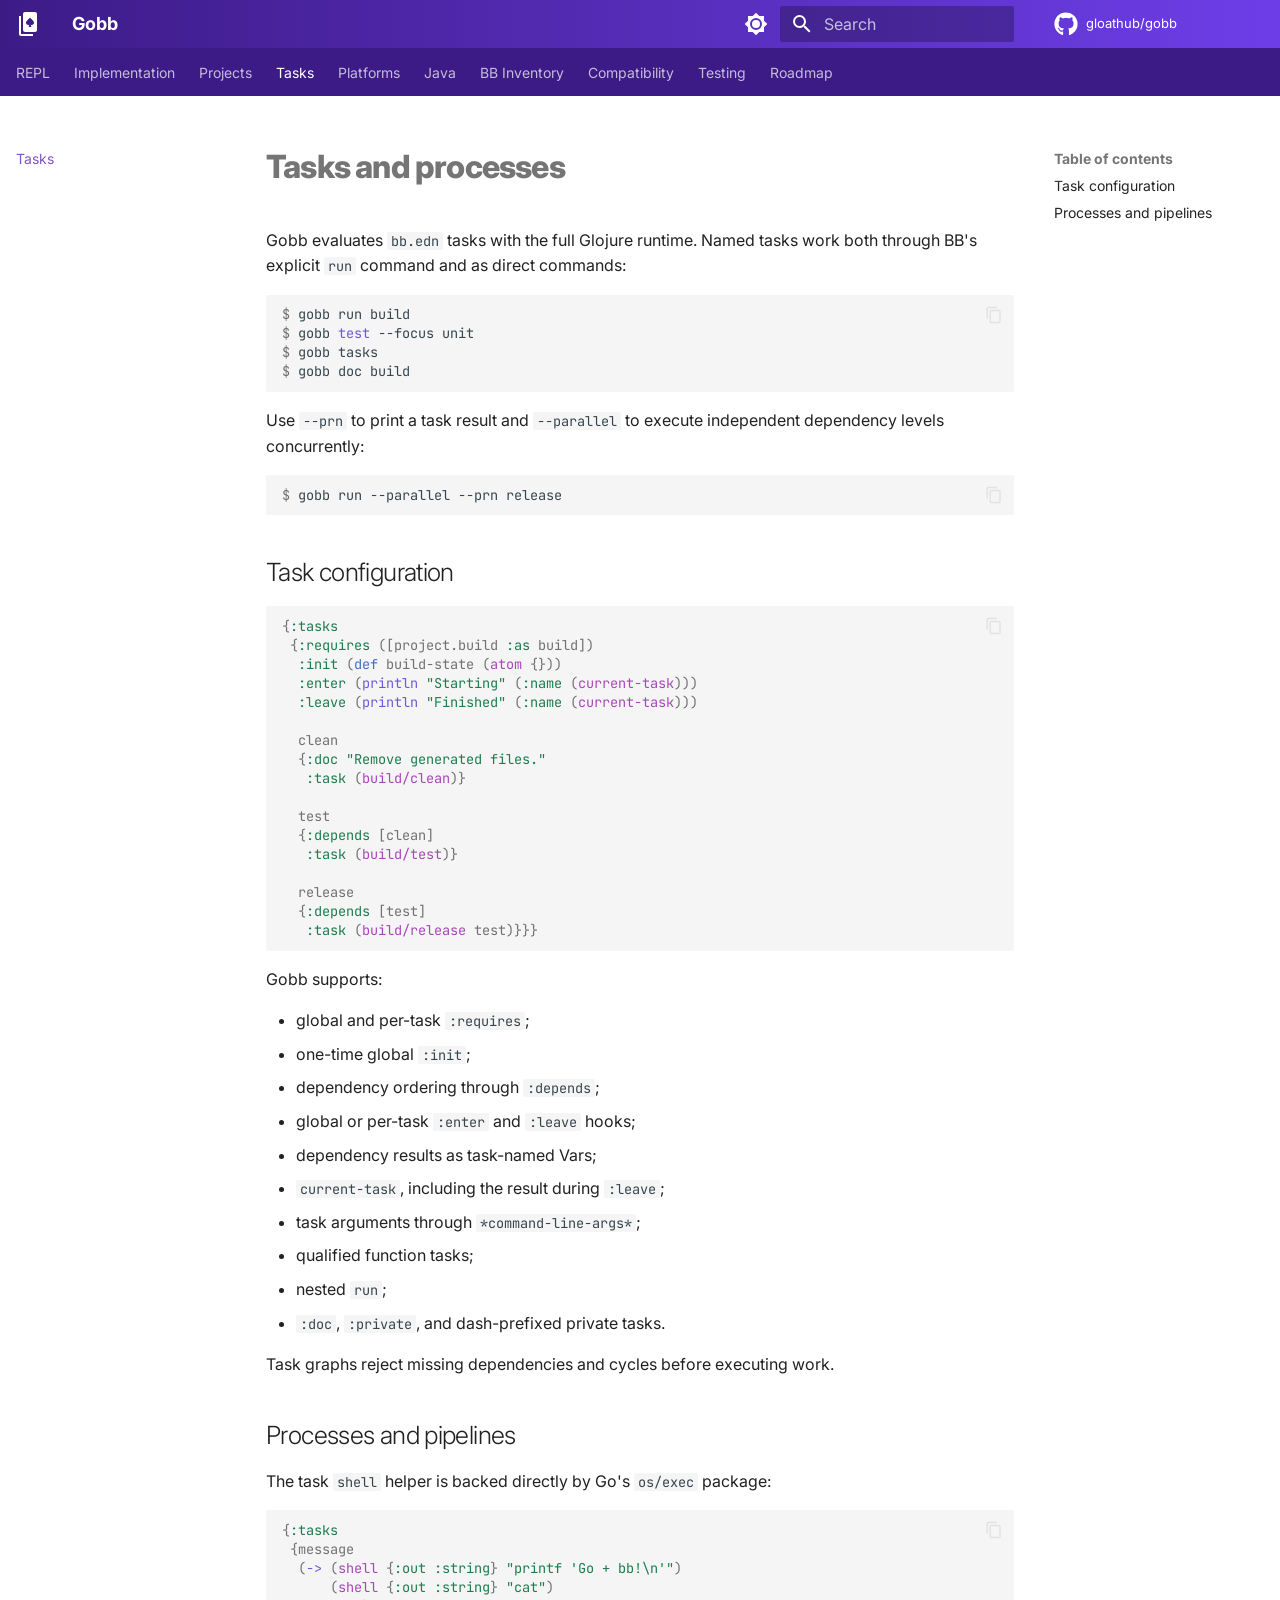
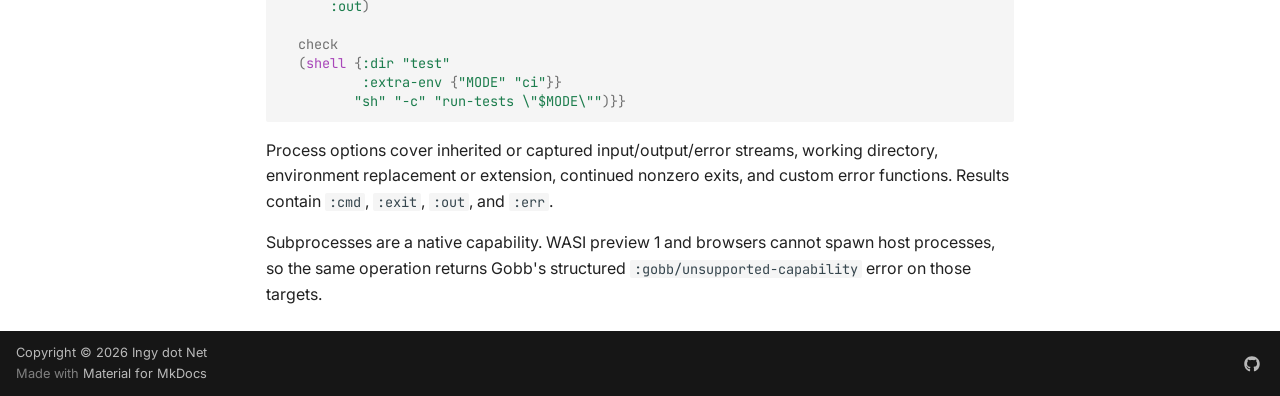
<file: tasks/index.html>
<!doctype html>
<html lang="en" class="no-js">
  <head>
    
      <meta charset="utf-8">
      <meta name="viewport" content="width=device-width,initial-scale=1">
      
        <meta name="description" content="BB-compatible task graphs and native process pipelines in Gobb">
      
      
        <meta name="author" content="Ingy dot Net">
      
      
        <link rel="canonical" href="https://gobb.site/tasks/">
      
      
        <link rel="prev" href="../projects/">
      
      
        <link rel="next" href="../platforms/">
      
      
        
      
      
      <link rel="icon" href="../img/favicon.svg">
      <meta name="generator" content="mkdocs-1.6.1, mkdocs-material-9.7.6">
    
    
      
        <title>Tasks and processes - Gobb</title>
      
    
    
      <link rel="stylesheet" href="../assets/stylesheets/main.484c7ddc.min.css">
      
        
        <link rel="stylesheet" href="../assets/stylesheets/palette.ab4e12ef.min.css">
      
      


    
    
      
    
    
      
        
        
        <link rel="preconnect" href="https://fonts.gstatic.com" crossorigin>
        <link rel="stylesheet" href="https://fonts.googleapis.com/css?family=Inter:300,300i,400,400i,700,700i%7CJetBrains+Mono:400,400i,700,700i&display=fallback">
        <style>:root{--md-text-font:"Inter";--md-code-font:"JetBrains Mono"}</style>
      
    
    
      <link rel="stylesheet" href="../css/extra.css">
    
    <script>__md_scope=new URL("..",location),__md_hash=e=>[...e].reduce(((e,_)=>(e<<5)-e+_.charCodeAt(0)),0),__md_get=(e,_=localStorage,t=__md_scope)=>JSON.parse(_.getItem(t.pathname+"."+e)),__md_set=(e,_,t=localStorage,a=__md_scope)=>{try{t.setItem(a.pathname+"."+e,JSON.stringify(_))}catch(e){}}</script>
    
      

    
    
  
<meta property="og:type" content="website" />
<meta property="og:title" content="Tasks and processes - Gobb" />
<meta property="og:description" content="BB-compatible task graphs and native process pipelines in Gobb" />
<meta property="og:image" content="https://gobb.site/assets/images/social/tasks.png?v=1786044290" />
<meta property="og:image:type" content="image/png" />
<meta property="og:image:width" content="1200" />
<meta property="og:image:height" content="630" />
<meta property="og:url" content="https://gobb.site/tasks/" />
<meta property="twitter:card" content="summary_large_image" />
<meta property="twitter:title" content="Tasks and processes - Gobb" />
<meta property="twitter:description" content="BB-compatible task graphs and native process pipelines in Gobb" />
<meta property="twitter:image" content="https://gobb.site/assets/images/social/tasks.png?v=1786044290" />
</head>
  
  
    
    
      
    
    
    
    
    <body dir="ltr" data-md-color-scheme="default" data-md-color-primary="deep-purple" data-md-color-accent="cyan">
  
    
    <input class="md-toggle" data-md-toggle="drawer" type="checkbox" id="__drawer" autocomplete="off">
    <input class="md-toggle" data-md-toggle="search" type="checkbox" id="__search" autocomplete="off">
    <label class="md-overlay" for="__drawer"></label>
    <div data-md-component="skip">
      
        
        <a href="#tasks-and-processes" class="md-skip">
          Skip to content
        </a>
      
    </div>
    <div data-md-component="announce">
      
    </div>
    
    
      


<header class="md-header" data-md-component="header">
  <nav class="md-header__inner md-grid" aria-label="Header">
    <a href=".." title="Gobb" class="md-header__button md-logo" aria-label="Gobb" data-md-component="logo">
      
  
  <svg xmlns="http://www.w3.org/2000/svg" viewBox="0 0 24 24"><path d="M3 4v18c0 1.1.9 2 2 2h12v-2H5V4zm16-4H9C7.9 0 7 .9 7 2v16c0 1.1.9 2 2 2h10c1.1 0 2-.9 2-2V2c0-1.1-.9-2-2-2m-3.2 13q-.6 0-1.2-.3l.9 2.3h-3l.9-2.3q-.6.3-1.2.3C11 13 10 12 10 10.8c0-1.5 1.4-2.7 3.4-4.6l.6-.5.6.5c2 1.9 3.4 3.1 3.4 4.6 0 1.3-1 2.2-2.2 2.2"/></svg>

    </a>
    <label class="md-header__button md-icon" for="__drawer">
      
      <svg xmlns="http://www.w3.org/2000/svg" viewBox="0 0 24 24"><path d="M3 6h18v2H3zm0 5h18v2H3zm0 5h18v2H3z"/></svg>
    </label>
    <a href=".." title="Gobb" class="md-header__title md-header__home" data-md-component="header-title">
      <div class="md-header__ellipsis">
        <div class="md-header__topic">
          <span class="md-ellipsis">
            Gobb
          </span>
        </div>
        <div class="md-header__topic" data-md-component="header-topic">
          <span class="md-ellipsis">
            
              Tasks and processes
            
          </span>
        </div>
      </div>
    </a>
    
      
        <form class="md-header__option" data-md-component="palette">
  
    
    
    
    <input class="md-option" data-md-color-media="(prefers-color-scheme: light)" data-md-color-scheme="default" data-md-color-primary="deep-purple" data-md-color-accent="cyan"  aria-label="Switch to dark mode"  type="radio" name="__palette" id="__palette_0">
    
      <label class="md-header__button md-icon" title="Switch to dark mode" for="__palette_1" hidden>
        <svg xmlns="http://www.w3.org/2000/svg" viewBox="0 0 24 24"><path d="M12 8a4 4 0 0 0-4 4 4 4 0 0 0 4 4 4 4 0 0 0 4-4 4 4 0 0 0-4-4m0 10a6 6 0 0 1-6-6 6 6 0 0 1 6-6 6 6 0 0 1 6 6 6 6 0 0 1-6 6m8-9.31V4h-4.69L12 .69 8.69 4H4v4.69L.69 12 4 15.31V20h4.69L12 23.31 15.31 20H20v-4.69L23.31 12z"/></svg>
      </label>
    
  
    
    
    
    <input class="md-option" data-md-color-media="(prefers-color-scheme: dark)" data-md-color-scheme="slate" data-md-color-primary="deep-purple" data-md-color-accent="cyan"  aria-label="Switch to light mode"  type="radio" name="__palette" id="__palette_1">
    
      <label class="md-header__button md-icon" title="Switch to light mode" for="__palette_0" hidden>
        <svg xmlns="http://www.w3.org/2000/svg" viewBox="0 0 24 24"><path d="M12 18c-.89 0-1.74-.2-2.5-.55C11.56 16.5 13 14.42 13 12s-1.44-4.5-3.5-5.45C10.26 6.2 11.11 6 12 6a6 6 0 0 1 6 6 6 6 0 0 1-6 6m8-9.31V4h-4.69L12 .69 8.69 4H4v4.69L.69 12 4 15.31V20h4.69L12 23.31 15.31 20H20v-4.69L23.31 12z"/></svg>
      </label>
    
  
</form>
      
    
    
      <script>var palette=__md_get("__palette");if(palette&&palette.color){if("(prefers-color-scheme)"===palette.color.media){var media=matchMedia("(prefers-color-scheme: light)"),input=document.querySelector(media.matches?"[data-md-color-media='(prefers-color-scheme: light)']":"[data-md-color-media='(prefers-color-scheme: dark)']");palette.color.media=input.getAttribute("data-md-color-media"),palette.color.scheme=input.getAttribute("data-md-color-scheme"),palette.color.primary=input.getAttribute("data-md-color-primary"),palette.color.accent=input.getAttribute("data-md-color-accent")}for(var[key,value]of Object.entries(palette.color))document.body.setAttribute("data-md-color-"+key,value)}</script>
    
    
    
      
      
        <label class="md-header__button md-icon" for="__search">
          
          <svg xmlns="http://www.w3.org/2000/svg" viewBox="0 0 24 24"><path d="M9.5 3A6.5 6.5 0 0 1 16 9.5c0 1.61-.59 3.09-1.56 4.23l.27.27h.79l5 5-1.5 1.5-5-5v-.79l-.27-.27A6.52 6.52 0 0 1 9.5 16 6.5 6.5 0 0 1 3 9.5 6.5 6.5 0 0 1 9.5 3m0 2C7 5 5 7 5 9.5S7 14 9.5 14 14 12 14 9.5 12 5 9.5 5"/></svg>
        </label>
        <div class="md-search" data-md-component="search" role="dialog">
  <label class="md-search__overlay" for="__search"></label>
  <div class="md-search__inner" role="search">
    <form class="md-search__form" name="search">
      <input type="text" class="md-search__input" name="query" aria-label="Search" placeholder="Search" autocapitalize="off" autocorrect="off" autocomplete="off" spellcheck="false" data-md-component="search-query" required>
      <label class="md-search__icon md-icon" for="__search">
        
        <svg xmlns="http://www.w3.org/2000/svg" viewBox="0 0 24 24"><path d="M9.5 3A6.5 6.5 0 0 1 16 9.5c0 1.61-.59 3.09-1.56 4.23l.27.27h.79l5 5-1.5 1.5-5-5v-.79l-.27-.27A6.52 6.52 0 0 1 9.5 16 6.5 6.5 0 0 1 3 9.5 6.5 6.5 0 0 1 9.5 3m0 2C7 5 5 7 5 9.5S7 14 9.5 14 14 12 14 9.5 12 5 9.5 5"/></svg>
        
        <svg xmlns="http://www.w3.org/2000/svg" viewBox="0 0 24 24"><path d="M20 11v2H8l5.5 5.5-1.42 1.42L4.16 12l7.92-7.92L13.5 5.5 8 11z"/></svg>
      </label>
      <nav class="md-search__options" aria-label="Search">
        
        <button type="reset" class="md-search__icon md-icon" title="Clear" aria-label="Clear" tabindex="-1">
          
          <svg xmlns="http://www.w3.org/2000/svg" viewBox="0 0 24 24"><path d="M19 6.41 17.59 5 12 10.59 6.41 5 5 6.41 10.59 12 5 17.59 6.41 19 12 13.41 17.59 19 19 17.59 13.41 12z"/></svg>
        </button>
      </nav>
      
        <div class="md-search__suggest" data-md-component="search-suggest"></div>
      
    </form>
    <div class="md-search__output">
      <div class="md-search__scrollwrap" tabindex="0" data-md-scrollfix>
        <div class="md-search-result" data-md-component="search-result">
          <div class="md-search-result__meta">
            Initializing search
          </div>
          <ol class="md-search-result__list" role="presentation"></ol>
        </div>
      </div>
    </div>
  </div>
</div>
      
    
    
      <div class="md-header__source">
        <a href="https://github.com/gloathub/gobb" title="Go to repository" class="md-source" data-md-component="source">
  <div class="md-source__icon md-icon">
    
    <svg xmlns="http://www.w3.org/2000/svg" viewBox="0 0 512 512"><!--! Font Awesome Free 7.1.0 by @fontawesome - https://fontawesome.com License - https://fontawesome.com/license/free (Icons: CC BY 4.0, Fonts: SIL OFL 1.1, Code: MIT License) Copyright 2025 Fonticons, Inc.--><path d="M173.9 397.4c0 2-2.3 3.6-5.2 3.6-3.3.3-5.6-1.3-5.6-3.6 0-2 2.3-3.6 5.2-3.6 3-.3 5.6 1.3 5.6 3.6m-31.1-4.5c-.7 2 1.3 4.3 4.3 4.9 2.6 1 5.6 0 6.2-2s-1.3-4.3-4.3-5.2c-2.6-.7-5.5.3-6.2 2.3m44.2-1.7c-2.9.7-4.9 2.6-4.6 4.9.3 2 2.9 3.3 5.9 2.6 2.9-.7 4.9-2.6 4.6-4.6-.3-1.9-3-3.2-5.9-2.9M252.8 8C114.1 8 8 113.3 8 252c0 110.9 69.8 205.8 169.5 239.2 12.8 2.3 17.3-5.6 17.3-12.1 0-6.2-.3-40.4-.3-61.4 0 0-70 15-84.7-29.8 0 0-11.4-29.1-27.8-36.6 0 0-22.9-15.7 1.6-15.4 0 0 24.9 2 38.6 25.8 21.9 38.6 58.6 27.5 72.9 20.9 2.3-16 8.8-27.1 16-33.7-55.9-6.2-112.3-14.3-112.3-110.5 0-27.5 7.6-41.3 23.6-58.9-2.6-6.5-11.1-33.3 2.6-67.9 20.9-6.5 69 27 69 27 20-5.6 41.5-8.5 62.8-8.5s42.8 2.9 62.8 8.5c0 0 48.1-33.6 69-27 13.7 34.7 5.2 61.4 2.6 67.9 16 17.7 25.8 31.5 25.8 58.9 0 96.5-58.9 104.2-114.8 110.5 9.2 7.9 17 22.9 17 46.4 0 33.7-.3 75.4-.3 83.6 0 6.5 4.6 14.4 17.3 12.1C436.2 457.8 504 362.9 504 252 504 113.3 391.5 8 252.8 8M105.2 352.9c-1.3 1-1 3.3.7 5.2 1.6 1.6 3.9 2.3 5.2 1 1.3-1 1-3.3-.7-5.2-1.6-1.6-3.9-2.3-5.2-1m-10.8-8.1c-.7 1.3.3 2.9 2.3 3.9 1.6 1 3.6.7 4.3-.7.7-1.3-.3-2.9-2.3-3.9-2-.6-3.6-.3-4.3.7m32.4 35.6c-1.6 1.3-1 4.3 1.3 6.2 2.3 2.3 5.2 2.6 6.5 1 1.3-1.3.7-4.3-1.3-6.2-2.2-2.3-5.2-2.6-6.5-1m-11.4-14.7c-1.6 1-1.6 3.6 0 5.9s4.3 3.3 5.6 2.3c1.6-1.3 1.6-3.9 0-6.2-1.4-2.3-4-3.3-5.6-2"/></svg>
  </div>
  <div class="md-source__repository">
    gloathub/gobb
  </div>
</a>
      </div>
    
  </nav>
  
</header>
    
    <div class="md-container" data-md-component="container">
      
      
        
          
            
<nav class="md-tabs" aria-label="Tabs" data-md-component="tabs">
  <div class="md-grid">
    <ul class="md-tabs__list">
      
        
  
  
  
  
    <li class="md-tabs__item">
      <a href=".." class="md-tabs__link">
        
  
  
    
  
  Gobb

      </a>
    </li>
  

      
        
  
  
  
  
    <li class="md-tabs__item">
      <a href="../repl/" class="md-tabs__link">
        
  
  
    
  
  REPL

      </a>
    </li>
  

      
        
  
  
  
  
    <li class="md-tabs__item">
      <a href="../implementation/" class="md-tabs__link">
        
  
  
    
  
  Implementation

      </a>
    </li>
  

      
        
  
  
  
  
    <li class="md-tabs__item">
      <a href="../projects/" class="md-tabs__link">
        
  
  
    
  
  Projects

      </a>
    </li>
  

      
        
  
  
  
    
  
  
    <li class="md-tabs__item md-tabs__item--active">
      <a href="./" class="md-tabs__link">
        
  
  
    
  
  Tasks

      </a>
    </li>
  

      
        
  
  
  
  
    <li class="md-tabs__item">
      <a href="../platforms/" class="md-tabs__link">
        
  
  
    
  
  Platforms

      </a>
    </li>
  

      
        
  
  
  
  
    <li class="md-tabs__item">
      <a href="../java-compatibility/" class="md-tabs__link">
        
  
  
    
  
  Java

      </a>
    </li>
  

      
        
  
  
  
  
    <li class="md-tabs__item">
      <a href="../inventory/" class="md-tabs__link">
        
  
  
    
  
  BB Inventory

      </a>
    </li>
  

      
        
  
  
  
  
    <li class="md-tabs__item">
      <a href="../compatibility/" class="md-tabs__link">
        
  
  
    
  
  Compatibility

      </a>
    </li>
  

      
        
  
  
  
  
    <li class="md-tabs__item">
      <a href="../testing/" class="md-tabs__link">
        
  
  
    
  
  Testing

      </a>
    </li>
  

      
        
  
  
  
  
    <li class="md-tabs__item">
      <a href="../roadmap/" class="md-tabs__link">
        
  
  
    
  
  Roadmap

      </a>
    </li>
  

      
    </ul>
  </div>
</nav>
          
        
      
      <main class="md-main" data-md-component="main">
        <div class="md-main__inner md-grid">
          
            
              
              <div class="md-sidebar md-sidebar--primary" data-md-component="sidebar" data-md-type="navigation" >
                <div class="md-sidebar__scrollwrap">
                  <div class="md-sidebar__inner">
                    


  


<nav class="md-nav md-nav--primary md-nav--lifted" aria-label="Navigation" data-md-level="0">
  <label class="md-nav__title" for="__drawer">
    <a href=".." title="Gobb" class="md-nav__button md-logo" aria-label="Gobb" data-md-component="logo">
      
  
  <svg xmlns="http://www.w3.org/2000/svg" viewBox="0 0 24 24"><path d="M3 4v18c0 1.1.9 2 2 2h12v-2H5V4zm16-4H9C7.9 0 7 .9 7 2v16c0 1.1.9 2 2 2h10c1.1 0 2-.9 2-2V2c0-1.1-.9-2-2-2m-3.2 13q-.6 0-1.2-.3l.9 2.3h-3l.9-2.3q-.6.3-1.2.3C11 13 10 12 10 10.8c0-1.5 1.4-2.7 3.4-4.6l.6-.5.6.5c2 1.9 3.4 3.1 3.4 4.6 0 1.3-1 2.2-2.2 2.2"/></svg>

    </a>
    Gobb
  </label>
  
    <div class="md-nav__source">
      <a href="https://github.com/gloathub/gobb" title="Go to repository" class="md-source" data-md-component="source">
  <div class="md-source__icon md-icon">
    
    <svg xmlns="http://www.w3.org/2000/svg" viewBox="0 0 512 512"><!--! Font Awesome Free 7.1.0 by @fontawesome - https://fontawesome.com License - https://fontawesome.com/license/free (Icons: CC BY 4.0, Fonts: SIL OFL 1.1, Code: MIT License) Copyright 2025 Fonticons, Inc.--><path d="M173.9 397.4c0 2-2.3 3.6-5.2 3.6-3.3.3-5.6-1.3-5.6-3.6 0-2 2.3-3.6 5.2-3.6 3-.3 5.6 1.3 5.6 3.6m-31.1-4.5c-.7 2 1.3 4.3 4.3 4.9 2.6 1 5.6 0 6.2-2s-1.3-4.3-4.3-5.2c-2.6-.7-5.5.3-6.2 2.3m44.2-1.7c-2.9.7-4.9 2.6-4.6 4.9.3 2 2.9 3.3 5.9 2.6 2.9-.7 4.9-2.6 4.6-4.6-.3-1.9-3-3.2-5.9-2.9M252.8 8C114.1 8 8 113.3 8 252c0 110.9 69.8 205.8 169.5 239.2 12.8 2.3 17.3-5.6 17.3-12.1 0-6.2-.3-40.4-.3-61.4 0 0-70 15-84.7-29.8 0 0-11.4-29.1-27.8-36.6 0 0-22.9-15.7 1.6-15.4 0 0 24.9 2 38.6 25.8 21.9 38.6 58.6 27.5 72.9 20.9 2.3-16 8.8-27.1 16-33.7-55.9-6.2-112.3-14.3-112.3-110.5 0-27.5 7.6-41.3 23.6-58.9-2.6-6.5-11.1-33.3 2.6-67.9 20.9-6.5 69 27 69 27 20-5.6 41.5-8.5 62.8-8.5s42.8 2.9 62.8 8.5c0 0 48.1-33.6 69-27 13.7 34.7 5.2 61.4 2.6 67.9 16 17.7 25.8 31.5 25.8 58.9 0 96.5-58.9 104.2-114.8 110.5 9.2 7.9 17 22.9 17 46.4 0 33.7-.3 75.4-.3 83.6 0 6.5 4.6 14.4 17.3 12.1C436.2 457.8 504 362.9 504 252 504 113.3 391.5 8 252.8 8M105.2 352.9c-1.3 1-1 3.3.7 5.2 1.6 1.6 3.9 2.3 5.2 1 1.3-1 1-3.3-.7-5.2-1.6-1.6-3.9-2.3-5.2-1m-10.8-8.1c-.7 1.3.3 2.9 2.3 3.9 1.6 1 3.6.7 4.3-.7.7-1.3-.3-2.9-2.3-3.9-2-.6-3.6-.3-4.3.7m32.4 35.6c-1.6 1.3-1 4.3 1.3 6.2 2.3 2.3 5.2 2.6 6.5 1 1.3-1.3.7-4.3-1.3-6.2-2.2-2.3-5.2-2.6-6.5-1m-11.4-14.7c-1.6 1-1.6 3.6 0 5.9s4.3 3.3 5.6 2.3c1.6-1.3 1.6-3.9 0-6.2-1.4-2.3-4-3.3-5.6-2"/></svg>
  </div>
  <div class="md-source__repository">
    gloathub/gobb
  </div>
</a>
    </div>
  
  <ul class="md-nav__list" data-md-scrollfix>
    
      
      
  
  
  
  
    <li class="md-nav__item">
      <a href=".." class="md-nav__link">
        
  
  
  <span class="md-ellipsis">
    
  
    Gobb
  

    
  </span>
  
  

      </a>
    </li>
  

    
      
      
  
  
  
  
    <li class="md-nav__item">
      <a href="../repl/" class="md-nav__link">
        
  
  
  <span class="md-ellipsis">
    
  
    REPL
  

    
  </span>
  
  

      </a>
    </li>
  

    
      
      
  
  
  
  
    <li class="md-nav__item">
      <a href="../implementation/" class="md-nav__link">
        
  
  
  <span class="md-ellipsis">
    
  
    Implementation
  

    
  </span>
  
  

      </a>
    </li>
  

    
      
      
  
  
  
  
    <li class="md-nav__item">
      <a href="../projects/" class="md-nav__link">
        
  
  
  <span class="md-ellipsis">
    
  
    Projects
  

    
  </span>
  
  

      </a>
    </li>
  

    
      
      
  
  
    
  
  
  
    <li class="md-nav__item md-nav__item--active">
      
      <input class="md-nav__toggle md-toggle" type="checkbox" id="__toc">
      
      
        
      
      
        <label class="md-nav__link md-nav__link--active" for="__toc">
          
  
  
  <span class="md-ellipsis">
    
  
    Tasks
  

    
  </span>
  
  

          <span class="md-nav__icon md-icon"></span>
        </label>
      
      <a href="./" class="md-nav__link md-nav__link--active">
        
  
  
  <span class="md-ellipsis">
    
  
    Tasks
  

    
  </span>
  
  

      </a>
      
        

<nav class="md-nav md-nav--secondary" aria-label="Table of contents">
  
  
  
    
  
  
    <label class="md-nav__title" for="__toc">
      <span class="md-nav__icon md-icon"></span>
      Table of contents
    </label>
    <ul class="md-nav__list" data-md-component="toc" data-md-scrollfix>
      
        <li class="md-nav__item">
  <a href="#task-configuration" class="md-nav__link">
    <span class="md-ellipsis">
      
        Task configuration
      
    </span>
  </a>
  
</li>
      
        <li class="md-nav__item">
  <a href="#processes-and-pipelines" class="md-nav__link">
    <span class="md-ellipsis">
      
        Processes and pipelines
      
    </span>
  </a>
  
</li>
      
    </ul>
  
</nav>
      
    </li>
  

    
      
      
  
  
  
  
    <li class="md-nav__item">
      <a href="../platforms/" class="md-nav__link">
        
  
  
  <span class="md-ellipsis">
    
  
    Platforms
  

    
  </span>
  
  

      </a>
    </li>
  

    
      
      
  
  
  
  
    <li class="md-nav__item">
      <a href="../java-compatibility/" class="md-nav__link">
        
  
  
  <span class="md-ellipsis">
    
  
    Java
  

    
  </span>
  
  

      </a>
    </li>
  

    
      
      
  
  
  
  
    <li class="md-nav__item">
      <a href="../inventory/" class="md-nav__link">
        
  
  
  <span class="md-ellipsis">
    
  
    BB Inventory
  

    
  </span>
  
  

      </a>
    </li>
  

    
      
      
  
  
  
  
    <li class="md-nav__item">
      <a href="../compatibility/" class="md-nav__link">
        
  
  
  <span class="md-ellipsis">
    
  
    Compatibility
  

    
  </span>
  
  

      </a>
    </li>
  

    
      
      
  
  
  
  
    <li class="md-nav__item">
      <a href="../testing/" class="md-nav__link">
        
  
  
  <span class="md-ellipsis">
    
  
    Testing
  

    
  </span>
  
  

      </a>
    </li>
  

    
      
      
  
  
  
  
    <li class="md-nav__item">
      <a href="../roadmap/" class="md-nav__link">
        
  
  
  <span class="md-ellipsis">
    
  
    Roadmap
  

    
  </span>
  
  

      </a>
    </li>
  

    
  </ul>
</nav>
                  </div>
                </div>
              </div>
            
            
              
              <div class="md-sidebar md-sidebar--secondary" data-md-component="sidebar" data-md-type="toc" >
                <div class="md-sidebar__scrollwrap">
                  <div class="md-sidebar__inner">
                    

<nav class="md-nav md-nav--secondary" aria-label="Table of contents">
  
  
  
    
  
  
    <label class="md-nav__title" for="__toc">
      <span class="md-nav__icon md-icon"></span>
      Table of contents
    </label>
    <ul class="md-nav__list" data-md-component="toc" data-md-scrollfix>
      
        <li class="md-nav__item">
  <a href="#task-configuration" class="md-nav__link">
    <span class="md-ellipsis">
      
        Task configuration
      
    </span>
  </a>
  
</li>
      
        <li class="md-nav__item">
  <a href="#processes-and-pipelines" class="md-nav__link">
    <span class="md-ellipsis">
      
        Processes and pipelines
      
    </span>
  </a>
  
</li>
      
    </ul>
  
</nav>
                  </div>
                </div>
              </div>
            
          
          
            <div class="md-content" data-md-component="content">
              
              <article class="md-content__inner md-typeset">
                
                  


  
  


<h1 id="tasks-and-processes">Tasks and processes<a class="headerlink" href="#tasks-and-processes" title="Permanent link">&para;</a></h1>
<p>Gobb evaluates <code>bb.edn</code> tasks with the full Glojure runtime. Named tasks work
both through BB's explicit <code>run</code> command and as direct commands:</p>
<div class="language-console highlight"><pre><span></span><code><span id="__span-0-1"><a id="__codelineno-0-1" name="__codelineno-0-1" href="#__codelineno-0-1"></a><span class="gp">$ </span>gobb<span class="w"> </span>run<span class="w"> </span>build
</span><span id="__span-0-2"><a id="__codelineno-0-2" name="__codelineno-0-2" href="#__codelineno-0-2"></a><span class="gp">$ </span>gobb<span class="w"> </span><span class="nb">test</span><span class="w"> </span>--focus<span class="w"> </span>unit
</span><span id="__span-0-3"><a id="__codelineno-0-3" name="__codelineno-0-3" href="#__codelineno-0-3"></a><span class="gp">$ </span>gobb<span class="w"> </span>tasks
</span><span id="__span-0-4"><a id="__codelineno-0-4" name="__codelineno-0-4" href="#__codelineno-0-4"></a><span class="gp">$ </span>gobb<span class="w"> </span>doc<span class="w"> </span>build
</span></code></pre></div>
<p>Use <code>--prn</code> to print a task result and <code>--parallel</code> to execute independent
dependency levels concurrently:</p>
<div class="language-console highlight"><pre><span></span><code><span id="__span-1-1"><a id="__codelineno-1-1" name="__codelineno-1-1" href="#__codelineno-1-1"></a><span class="gp">$ </span>gobb<span class="w"> </span>run<span class="w"> </span>--parallel<span class="w"> </span>--prn<span class="w"> </span>release
</span></code></pre></div>
<h2 id="task-configuration">Task configuration<a class="headerlink" href="#task-configuration" title="Permanent link">&para;</a></h2>
<div class="language-clojure highlight"><pre><span></span><code><span id="__span-2-1"><a id="__codelineno-2-1" name="__codelineno-2-1" href="#__codelineno-2-1"></a><span class="p">{</span><span class="ss">:tasks</span>
</span><span id="__span-2-2"><a id="__codelineno-2-2" name="__codelineno-2-2" href="#__codelineno-2-2"></a><span class="w"> </span><span class="p">{</span><span class="ss">:requires</span><span class="w"> </span><span class="p">([</span><span class="nv">project.build</span><span class="w"> </span><span class="ss">:as</span><span class="w"> </span><span class="nv">build</span><span class="p">])</span>
</span><span id="__span-2-3"><a id="__codelineno-2-3" name="__codelineno-2-3" href="#__codelineno-2-3"></a><span class="w">  </span><span class="ss">:init</span><span class="w"> </span><span class="p">(</span><span class="k">def </span><span class="nv">build-state</span><span class="w"> </span><span class="p">(</span><span class="nf">atom</span><span class="w"> </span><span class="p">{}))</span>
</span><span id="__span-2-4"><a id="__codelineno-2-4" name="__codelineno-2-4" href="#__codelineno-2-4"></a><span class="w">  </span><span class="ss">:enter</span><span class="w"> </span><span class="p">(</span><span class="nb">println </span><span class="s">&quot;Starting&quot;</span><span class="w"> </span><span class="p">(</span><span class="ss">:name</span><span class="w"> </span><span class="p">(</span><span class="nf">current-task</span><span class="p">)))</span>
</span><span id="__span-2-5"><a id="__codelineno-2-5" name="__codelineno-2-5" href="#__codelineno-2-5"></a><span class="w">  </span><span class="ss">:leave</span><span class="w"> </span><span class="p">(</span><span class="nb">println </span><span class="s">&quot;Finished&quot;</span><span class="w"> </span><span class="p">(</span><span class="ss">:name</span><span class="w"> </span><span class="p">(</span><span class="nf">current-task</span><span class="p">)))</span>
</span><span id="__span-2-6"><a id="__codelineno-2-6" name="__codelineno-2-6" href="#__codelineno-2-6"></a>
</span><span id="__span-2-7"><a id="__codelineno-2-7" name="__codelineno-2-7" href="#__codelineno-2-7"></a><span class="w">  </span><span class="nv">clean</span>
</span><span id="__span-2-8"><a id="__codelineno-2-8" name="__codelineno-2-8" href="#__codelineno-2-8"></a><span class="w">  </span><span class="p">{</span><span class="ss">:doc</span><span class="w"> </span><span class="s">&quot;Remove generated files.&quot;</span>
</span><span id="__span-2-9"><a id="__codelineno-2-9" name="__codelineno-2-9" href="#__codelineno-2-9"></a><span class="w">   </span><span class="ss">:task</span><span class="w"> </span><span class="p">(</span><span class="nf">build/clean</span><span class="p">)}</span>
</span><span id="__span-2-10"><a id="__codelineno-2-10" name="__codelineno-2-10" href="#__codelineno-2-10"></a>
</span><span id="__span-2-11"><a id="__codelineno-2-11" name="__codelineno-2-11" href="#__codelineno-2-11"></a><span class="w">  </span><span class="nv">test</span>
</span><span id="__span-2-12"><a id="__codelineno-2-12" name="__codelineno-2-12" href="#__codelineno-2-12"></a><span class="w">  </span><span class="p">{</span><span class="ss">:depends</span><span class="w"> </span><span class="p">[</span><span class="nv">clean</span><span class="p">]</span>
</span><span id="__span-2-13"><a id="__codelineno-2-13" name="__codelineno-2-13" href="#__codelineno-2-13"></a><span class="w">   </span><span class="ss">:task</span><span class="w"> </span><span class="p">(</span><span class="nf">build/test</span><span class="p">)}</span>
</span><span id="__span-2-14"><a id="__codelineno-2-14" name="__codelineno-2-14" href="#__codelineno-2-14"></a>
</span><span id="__span-2-15"><a id="__codelineno-2-15" name="__codelineno-2-15" href="#__codelineno-2-15"></a><span class="w">  </span><span class="nv">release</span>
</span><span id="__span-2-16"><a id="__codelineno-2-16" name="__codelineno-2-16" href="#__codelineno-2-16"></a><span class="w">  </span><span class="p">{</span><span class="ss">:depends</span><span class="w"> </span><span class="p">[</span><span class="nv">test</span><span class="p">]</span>
</span><span id="__span-2-17"><a id="__codelineno-2-17" name="__codelineno-2-17" href="#__codelineno-2-17"></a><span class="w">   </span><span class="ss">:task</span><span class="w"> </span><span class="p">(</span><span class="nf">build/release</span><span class="w"> </span><span class="nv">test</span><span class="p">)}}}</span>
</span></code></pre></div>
<p>Gobb supports:</p>
<ul>
<li>global and per-task <code>:requires</code>;</li>
<li>one-time global <code>:init</code>;</li>
<li>dependency ordering through <code>:depends</code>;</li>
<li>global or per-task <code>:enter</code> and <code>:leave</code> hooks;</li>
<li>dependency results as task-named Vars;</li>
<li><code>current-task</code>, including the result during <code>:leave</code>;</li>
<li>task arguments through <code>*command-line-args*</code>;</li>
<li>qualified function tasks;</li>
<li>nested <code>run</code>;</li>
<li><code>:doc</code>, <code>:private</code>, and dash-prefixed private tasks.</li>
</ul>
<p>Task graphs reject missing dependencies and cycles before executing work.</p>
<h2 id="processes-and-pipelines">Processes and pipelines<a class="headerlink" href="#processes-and-pipelines" title="Permanent link">&para;</a></h2>
<p>The task <code>shell</code> helper is backed directly by Go's <code>os/exec</code> package:</p>
<div class="language-clojure highlight"><pre><span></span><code><span id="__span-3-1"><a id="__codelineno-3-1" name="__codelineno-3-1" href="#__codelineno-3-1"></a><span class="p">{</span><span class="ss">:tasks</span>
</span><span id="__span-3-2"><a id="__codelineno-3-2" name="__codelineno-3-2" href="#__codelineno-3-2"></a><span class="w"> </span><span class="p">{</span><span class="nv">message</span>
</span><span id="__span-3-3"><a id="__codelineno-3-3" name="__codelineno-3-3" href="#__codelineno-3-3"></a><span class="w">  </span><span class="p">(</span><span class="nb">-&gt; </span><span class="p">(</span><span class="nf">shell</span><span class="w"> </span><span class="p">{</span><span class="ss">:out</span><span class="w"> </span><span class="ss">:string</span><span class="p">}</span><span class="w"> </span><span class="s">&quot;printf &#39;Go + bb!\n&#39;&quot;</span><span class="p">)</span>
</span><span id="__span-3-4"><a id="__codelineno-3-4" name="__codelineno-3-4" href="#__codelineno-3-4"></a><span class="w">      </span><span class="p">(</span><span class="nf">shell</span><span class="w"> </span><span class="p">{</span><span class="ss">:out</span><span class="w"> </span><span class="ss">:string</span><span class="p">}</span><span class="w"> </span><span class="s">&quot;cat&quot;</span><span class="p">)</span>
</span><span id="__span-3-5"><a id="__codelineno-3-5" name="__codelineno-3-5" href="#__codelineno-3-5"></a><span class="w">      </span><span class="ss">:out</span><span class="p">)</span>
</span><span id="__span-3-6"><a id="__codelineno-3-6" name="__codelineno-3-6" href="#__codelineno-3-6"></a>
</span><span id="__span-3-7"><a id="__codelineno-3-7" name="__codelineno-3-7" href="#__codelineno-3-7"></a><span class="w">  </span><span class="nv">check</span>
</span><span id="__span-3-8"><a id="__codelineno-3-8" name="__codelineno-3-8" href="#__codelineno-3-8"></a><span class="w">  </span><span class="p">(</span><span class="nf">shell</span><span class="w"> </span><span class="p">{</span><span class="ss">:dir</span><span class="w"> </span><span class="s">&quot;test&quot;</span>
</span><span id="__span-3-9"><a id="__codelineno-3-9" name="__codelineno-3-9" href="#__codelineno-3-9"></a><span class="w">          </span><span class="ss">:extra-env</span><span class="w"> </span><span class="p">{</span><span class="s">&quot;MODE&quot;</span><span class="w"> </span><span class="s">&quot;ci&quot;</span><span class="p">}}</span>
</span><span id="__span-3-10"><a id="__codelineno-3-10" name="__codelineno-3-10" href="#__codelineno-3-10"></a><span class="w">         </span><span class="s">&quot;sh&quot;</span><span class="w"> </span><span class="s">&quot;-c&quot;</span><span class="w"> </span><span class="s">&quot;run-tests \&quot;$MODE\&quot;&quot;</span><span class="p">)}}</span>
</span></code></pre></div>
<p>Process options cover inherited or captured input/output/error streams,
working directory, environment replacement or extension, continued nonzero
exits, and custom error functions. Results contain <code>:cmd</code>, <code>:exit</code>, <code>:out</code>,
and <code>:err</code>.</p>
<p>Subprocesses are a native capability. WASI preview 1 and browsers cannot spawn
host processes, so the same operation returns Gobb's structured
<code>:gobb/unsupported-capability</code> error on those targets.</p>







  
  






                
              </article>
            </div>
          
          
<script>var target=document.getElementById(location.hash.slice(1));target&&target.name&&(target.checked=target.name.startsWith("__tabbed_"))</script>
        </div>
        
          <button type="button" class="md-top md-icon" data-md-component="top" hidden>
  
  <svg xmlns="http://www.w3.org/2000/svg" viewBox="0 0 24 24"><path d="M13 20h-2V8l-5.5 5.5-1.42-1.42L12 4.16l7.92 7.92-1.42 1.42L13 8z"/></svg>
  Back to top
</button>
        
      </main>
      
        <footer class="md-footer">
  
  <div class="md-footer-meta md-typeset">
    <div class="md-footer-meta__inner md-grid">
      <div class="md-copyright">
  
    <div class="md-copyright__highlight">
      Copyright &copy; 2026 Ingy dot Net
    </div>
  
  
    Made with
    <a href="https://squidfunk.github.io/mkdocs-material/" target="_blank" rel="noopener">
      Material for MkDocs
    </a>
  
</div>
      
        
<div class="md-social">
  
    
    
    
    
    <a href="https://github.com/gloathub/gobb" target="_blank" rel="noopener" title="Gobb on GitHub" class="md-social__link">
      <svg xmlns="http://www.w3.org/2000/svg" viewBox="0 0 512 512"><!--! Font Awesome Free 7.1.0 by @fontawesome - https://fontawesome.com License - https://fontawesome.com/license/free (Icons: CC BY 4.0, Fonts: SIL OFL 1.1, Code: MIT License) Copyright 2025 Fonticons, Inc.--><path d="M173.9 397.4c0 2-2.3 3.6-5.2 3.6-3.3.3-5.6-1.3-5.6-3.6 0-2 2.3-3.6 5.2-3.6 3-.3 5.6 1.3 5.6 3.6m-31.1-4.5c-.7 2 1.3 4.3 4.3 4.9 2.6 1 5.6 0 6.2-2s-1.3-4.3-4.3-5.2c-2.6-.7-5.5.3-6.2 2.3m44.2-1.7c-2.9.7-4.9 2.6-4.6 4.9.3 2 2.9 3.3 5.9 2.6 2.9-.7 4.9-2.6 4.6-4.6-.3-1.9-3-3.2-5.9-2.9M252.8 8C114.1 8 8 113.3 8 252c0 110.9 69.8 205.8 169.5 239.2 12.8 2.3 17.3-5.6 17.3-12.1 0-6.2-.3-40.4-.3-61.4 0 0-70 15-84.7-29.8 0 0-11.4-29.1-27.8-36.6 0 0-22.9-15.7 1.6-15.4 0 0 24.9 2 38.6 25.8 21.9 38.6 58.6 27.5 72.9 20.9 2.3-16 8.8-27.1 16-33.7-55.9-6.2-112.3-14.3-112.3-110.5 0-27.5 7.6-41.3 23.6-58.9-2.6-6.5-11.1-33.3 2.6-67.9 20.9-6.5 69 27 69 27 20-5.6 41.5-8.5 62.8-8.5s42.8 2.9 62.8 8.5c0 0 48.1-33.6 69-27 13.7 34.7 5.2 61.4 2.6 67.9 16 17.7 25.8 31.5 25.8 58.9 0 96.5-58.9 104.2-114.8 110.5 9.2 7.9 17 22.9 17 46.4 0 33.7-.3 75.4-.3 83.6 0 6.5 4.6 14.4 17.3 12.1C436.2 457.8 504 362.9 504 252 504 113.3 391.5 8 252.8 8M105.2 352.9c-1.3 1-1 3.3.7 5.2 1.6 1.6 3.9 2.3 5.2 1 1.3-1 1-3.3-.7-5.2-1.6-1.6-3.9-2.3-5.2-1m-10.8-8.1c-.7 1.3.3 2.9 2.3 3.9 1.6 1 3.6.7 4.3-.7.7-1.3-.3-2.9-2.3-3.9-2-.6-3.6-.3-4.3.7m32.4 35.6c-1.6 1.3-1 4.3 1.3 6.2 2.3 2.3 5.2 2.6 6.5 1 1.3-1.3.7-4.3-1.3-6.2-2.2-2.3-5.2-2.6-6.5-1m-11.4-14.7c-1.6 1-1.6 3.6 0 5.9s4.3 3.3 5.6 2.3c1.6-1.3 1.6-3.9 0-6.2-1.4-2.3-4-3.3-5.6-2"/></svg>
    </a>
  
</div>
      
    </div>
  </div>
</footer>
      
    </div>
    <div class="md-dialog" data-md-component="dialog">
      <div class="md-dialog__inner md-typeset"></div>
    </div>
    
    
    
      
      
      <script id="__config" type="application/json">{"annotate": null, "base": "..", "features": ["navigation.instant", "navigation.tracking", "navigation.tabs", "navigation.sections", "navigation.top", "search.suggest", "search.highlight", "content.code.copy", "content.code.annotate"], "search": "../assets/javascripts/workers/search.2c215733.min.js", "tags": null, "translations": {"clipboard.copied": "Copied to clipboard", "clipboard.copy": "Copy to clipboard", "search.result.more.one": "1 more on this page", "search.result.more.other": "# more on this page", "search.result.none": "No matching documents", "search.result.one": "1 matching document", "search.result.other": "# matching documents", "search.result.placeholder": "Type to start searching", "search.result.term.missing": "Missing", "select.version": "Select version"}, "version": null}</script>
    
    
      <script src="../assets/javascripts/bundle.79ae519e.min.js"></script>
      
        <script src="../javascripts/external-links.js"></script>
      
        <script src="../javascripts/repl.js"></script>
      
    
  </body>
</html>
</file>
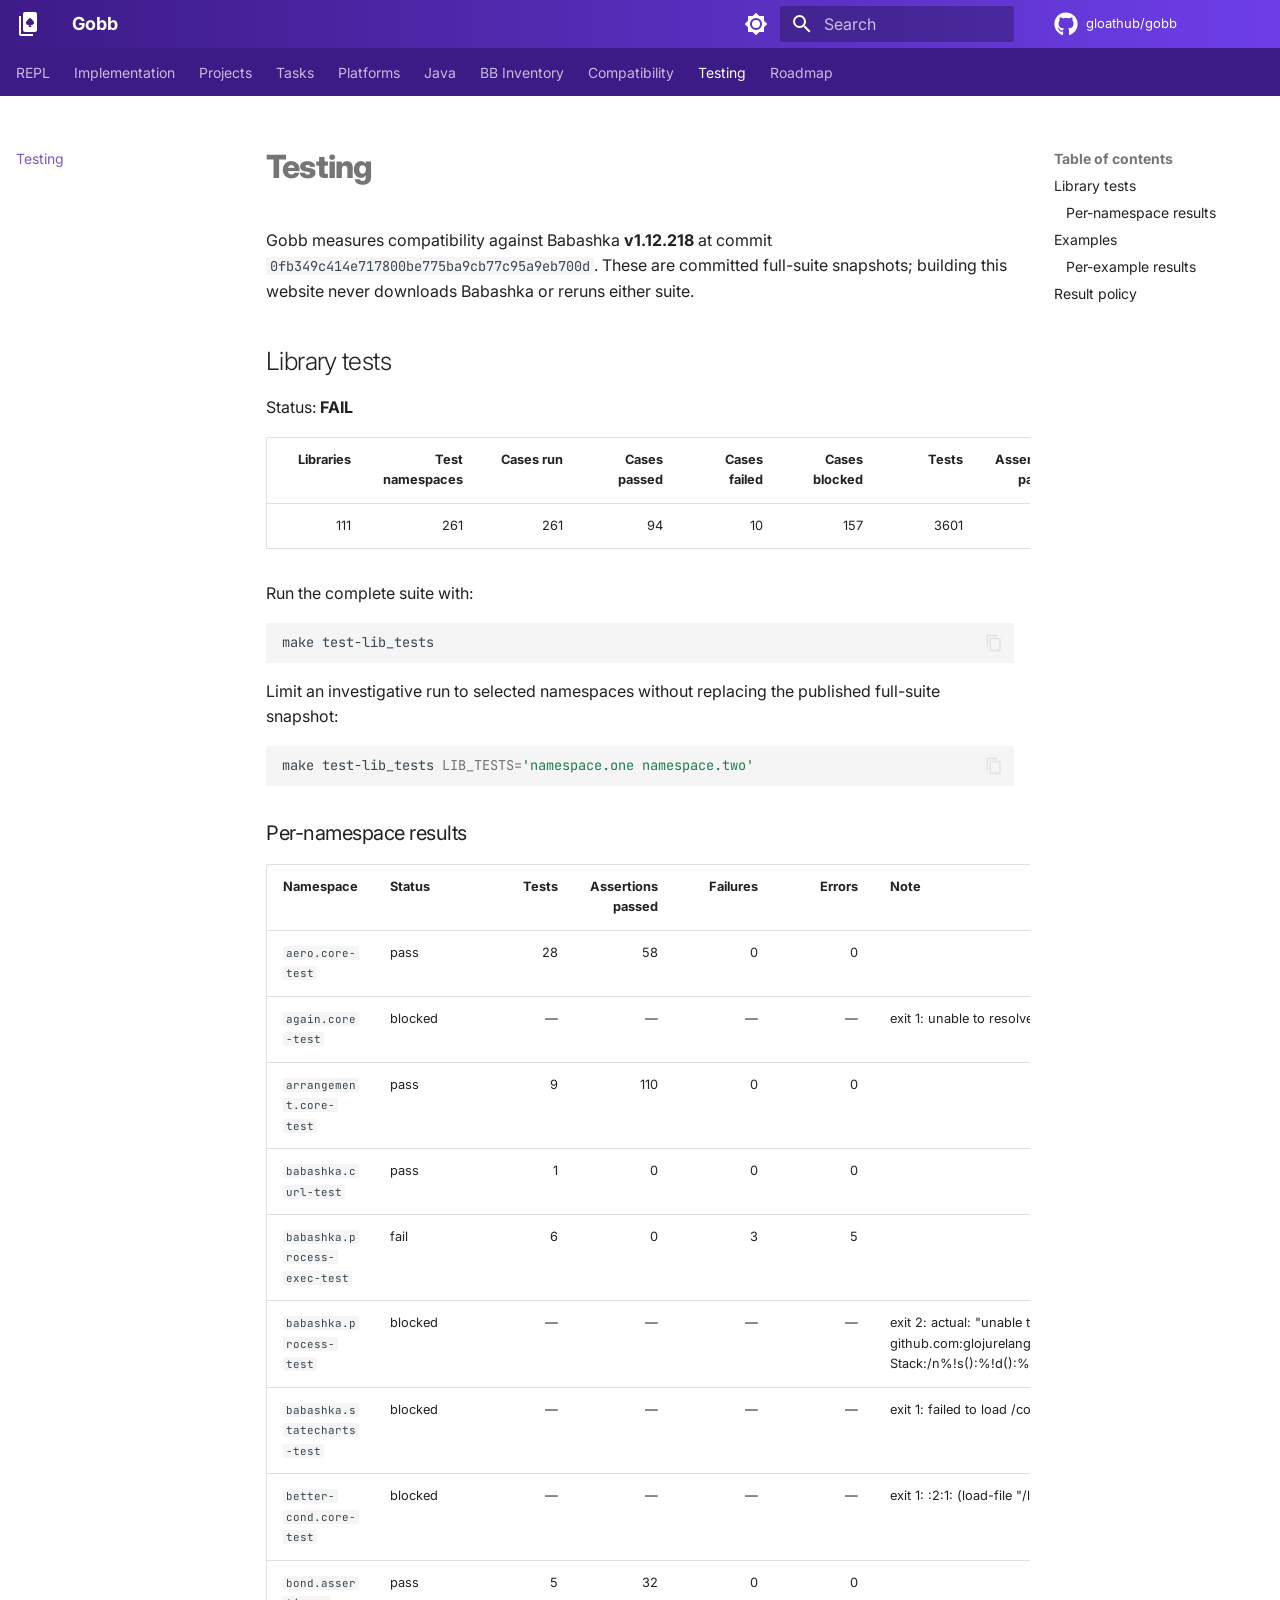
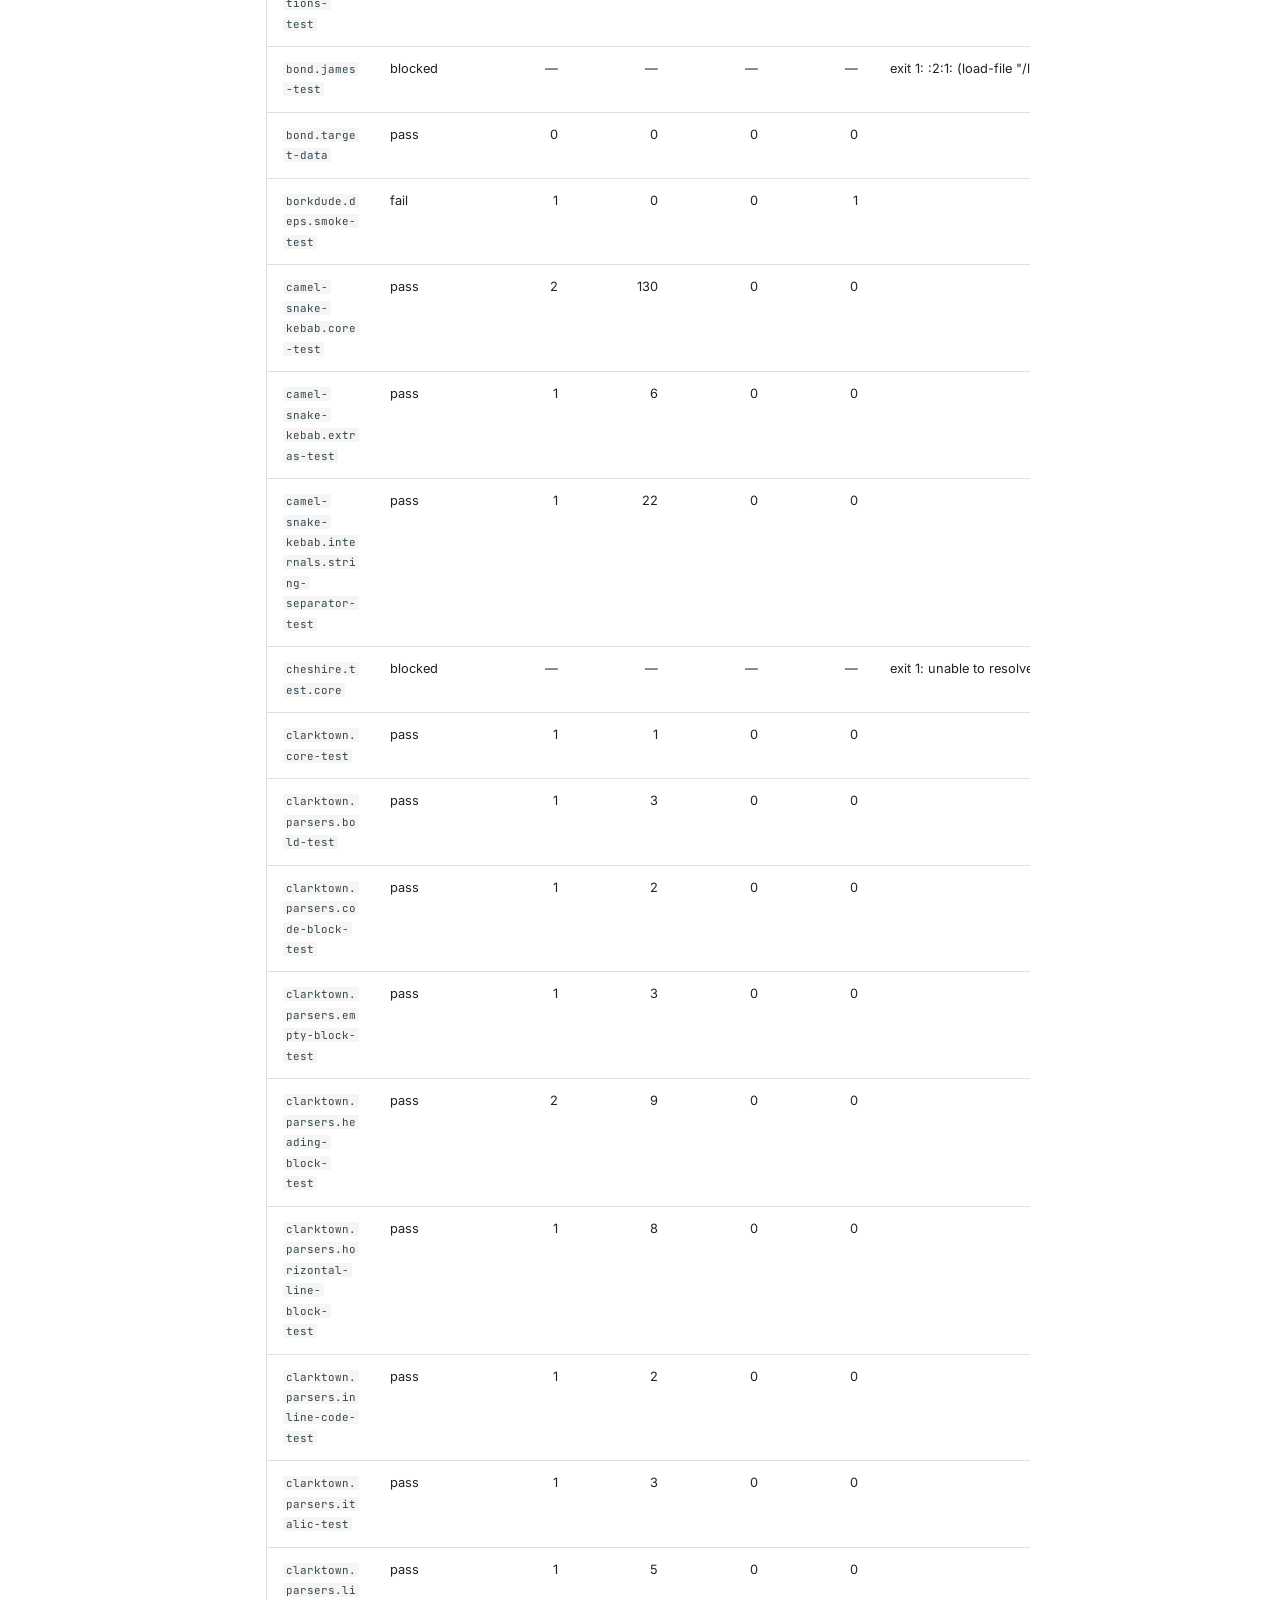
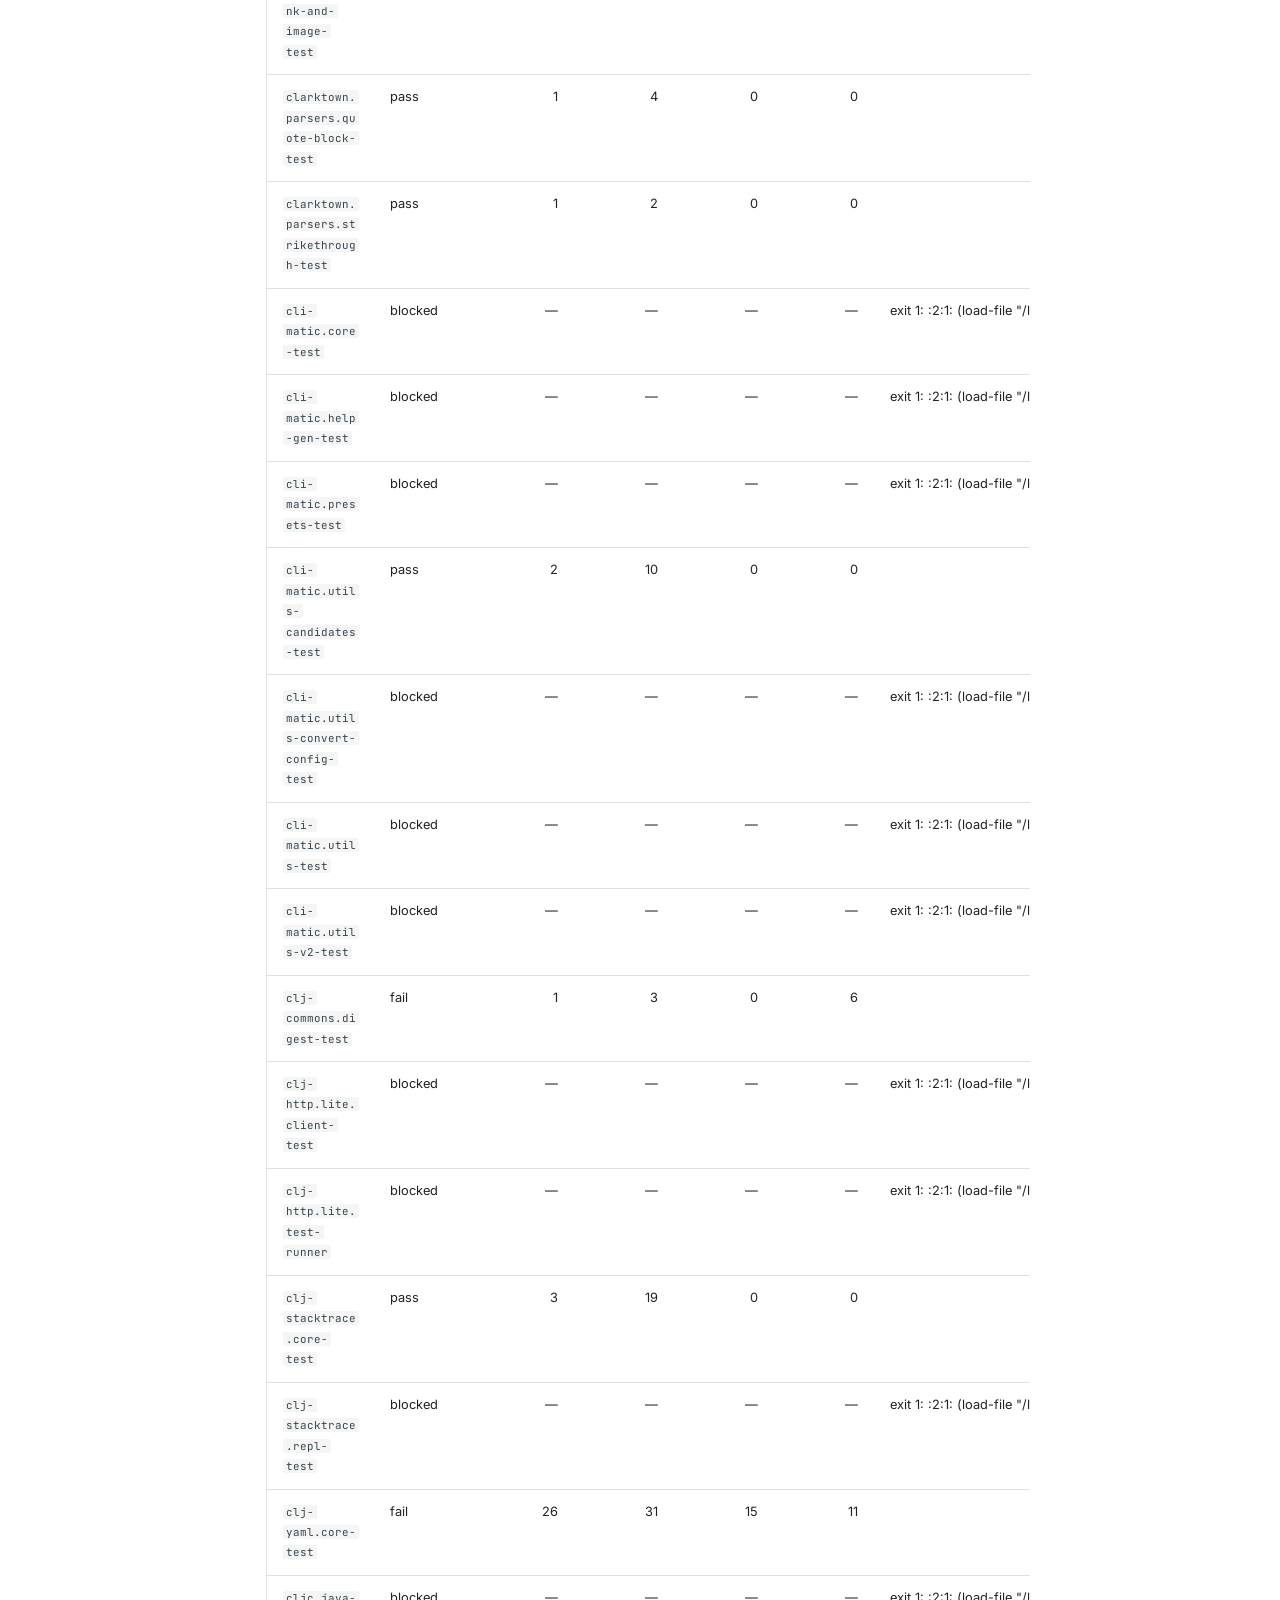
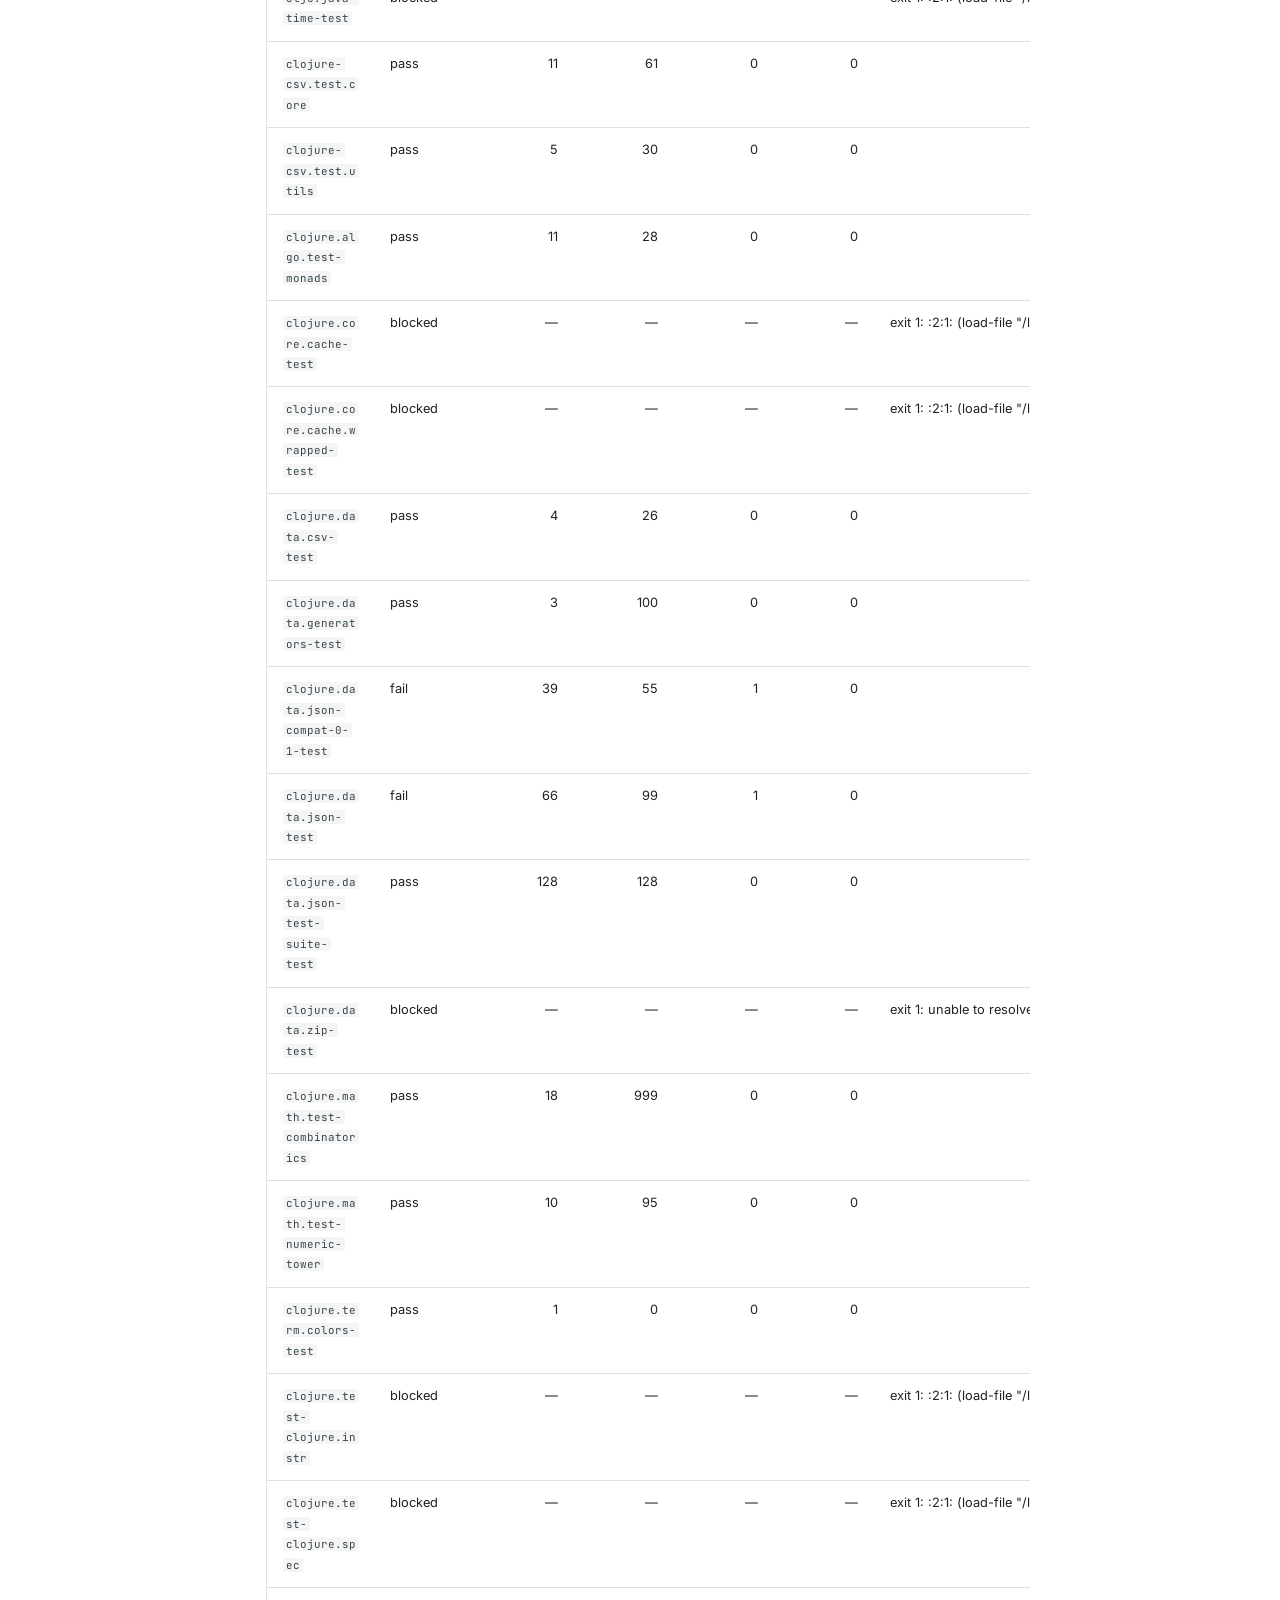
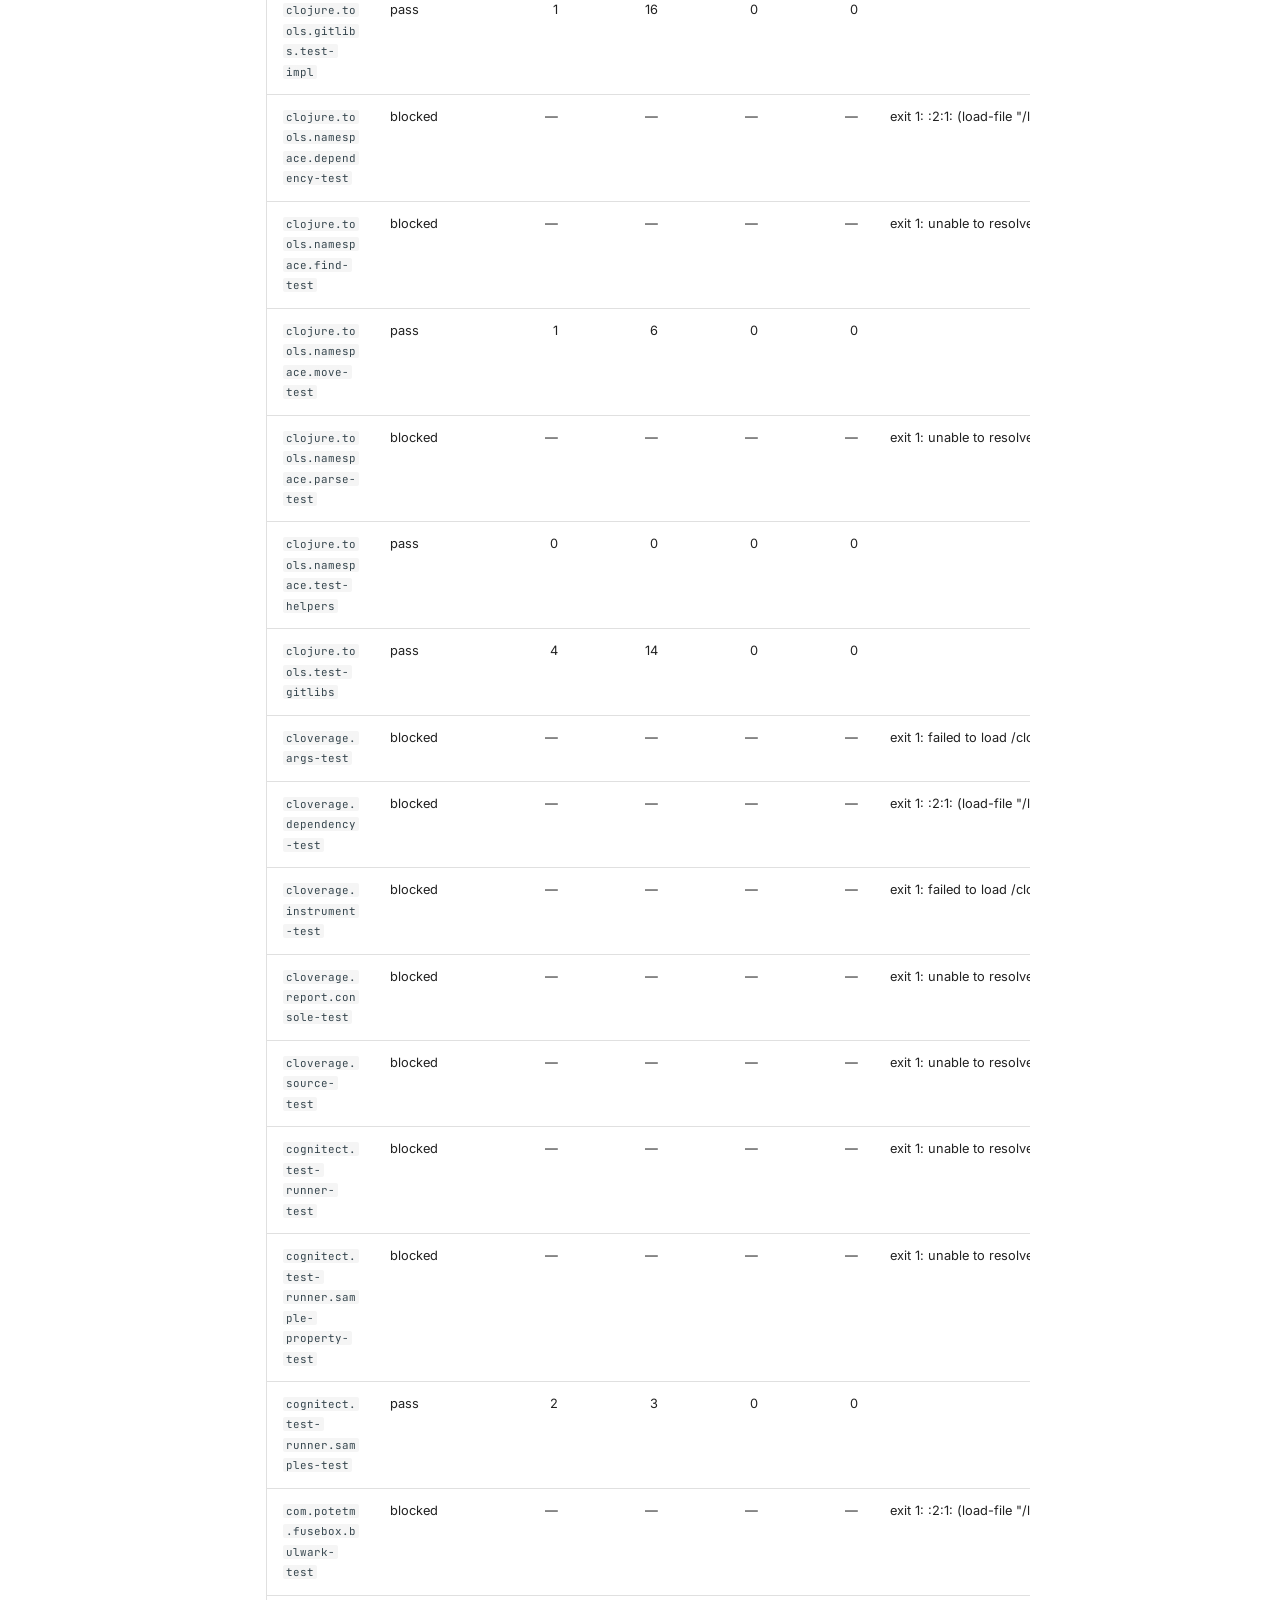
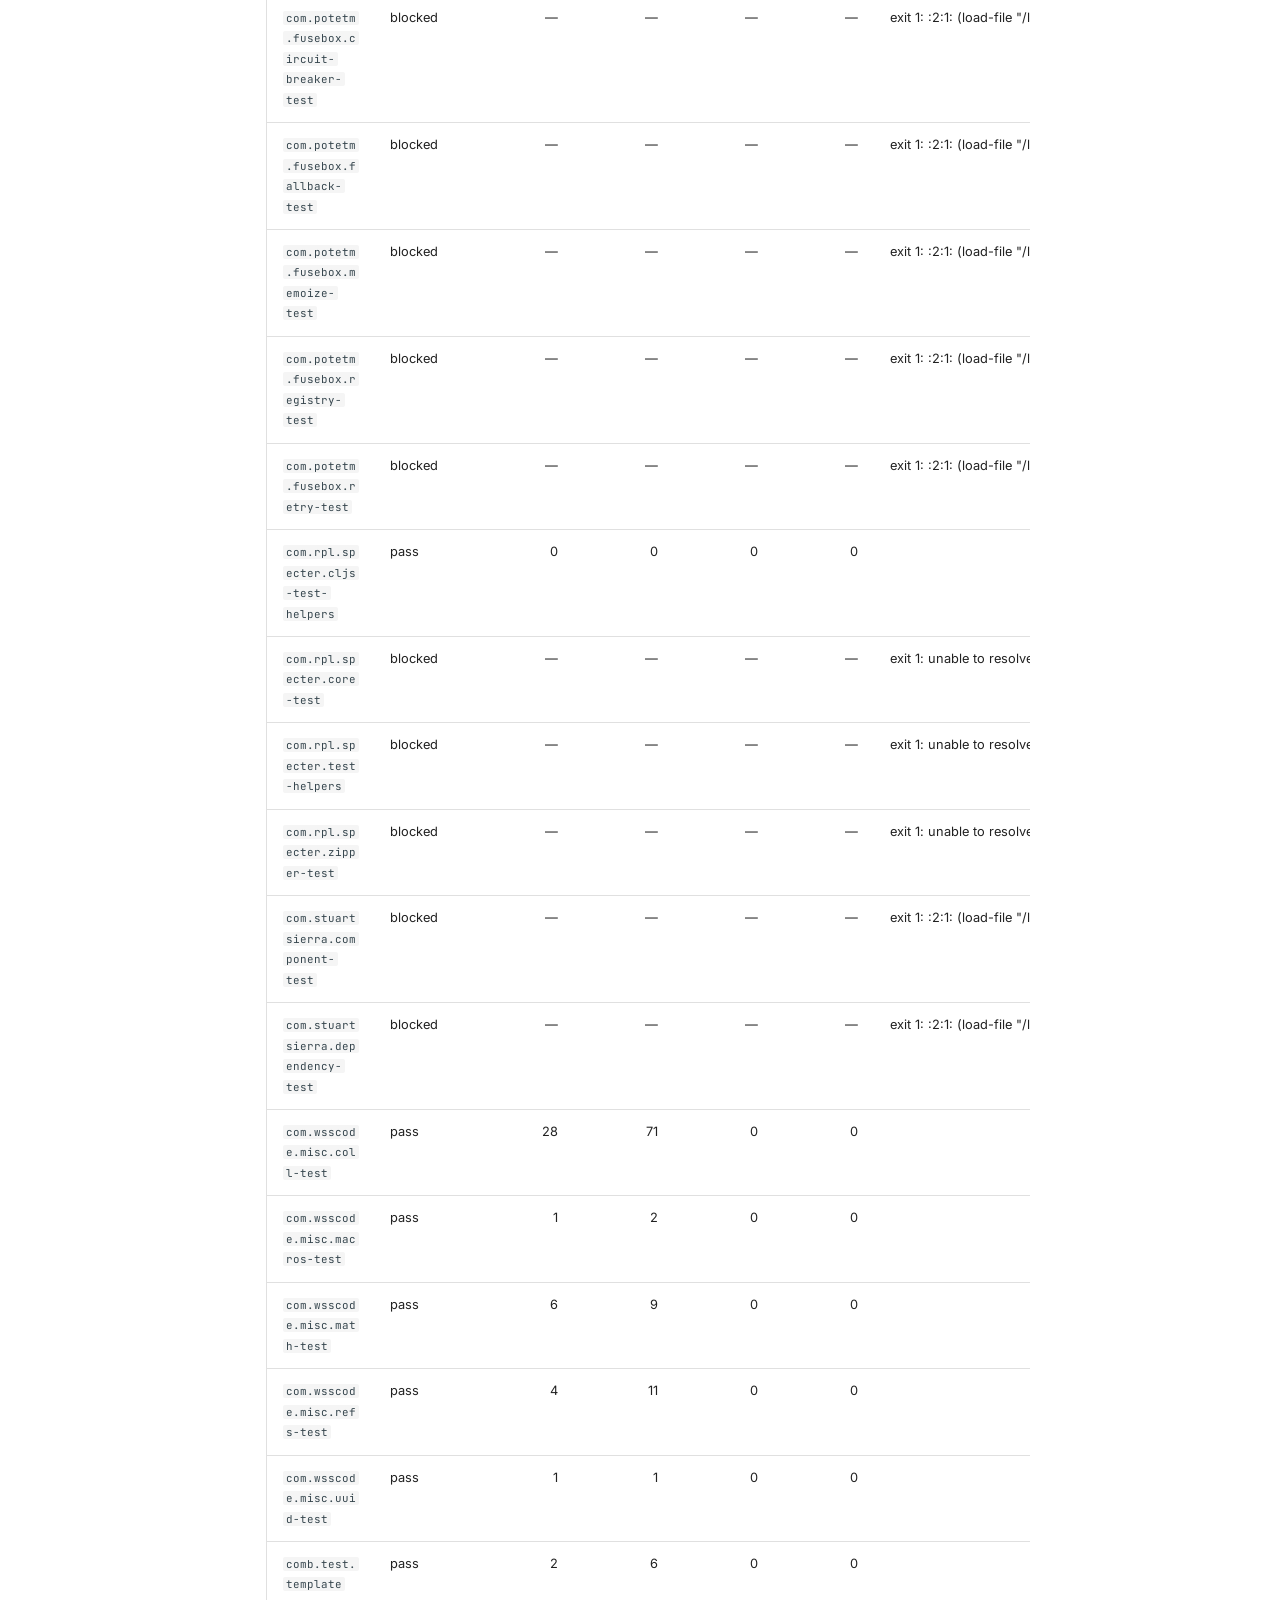
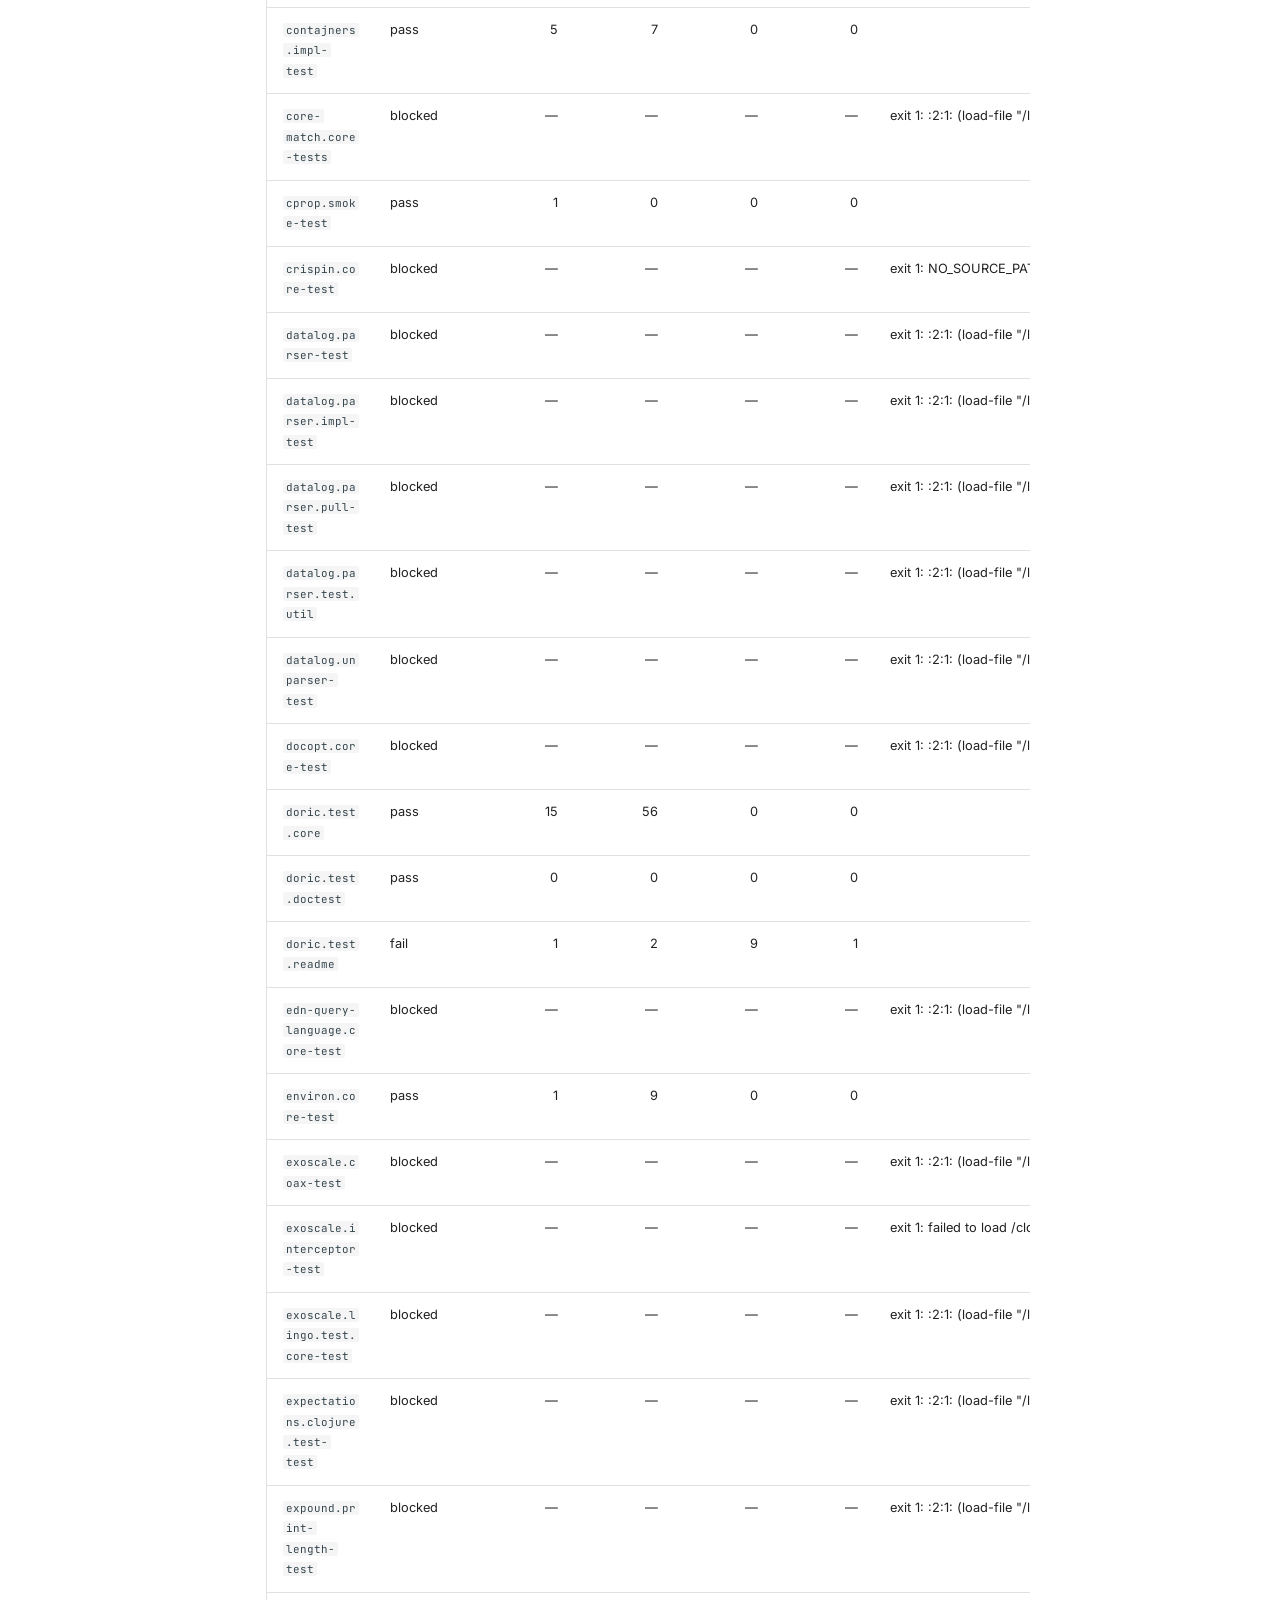
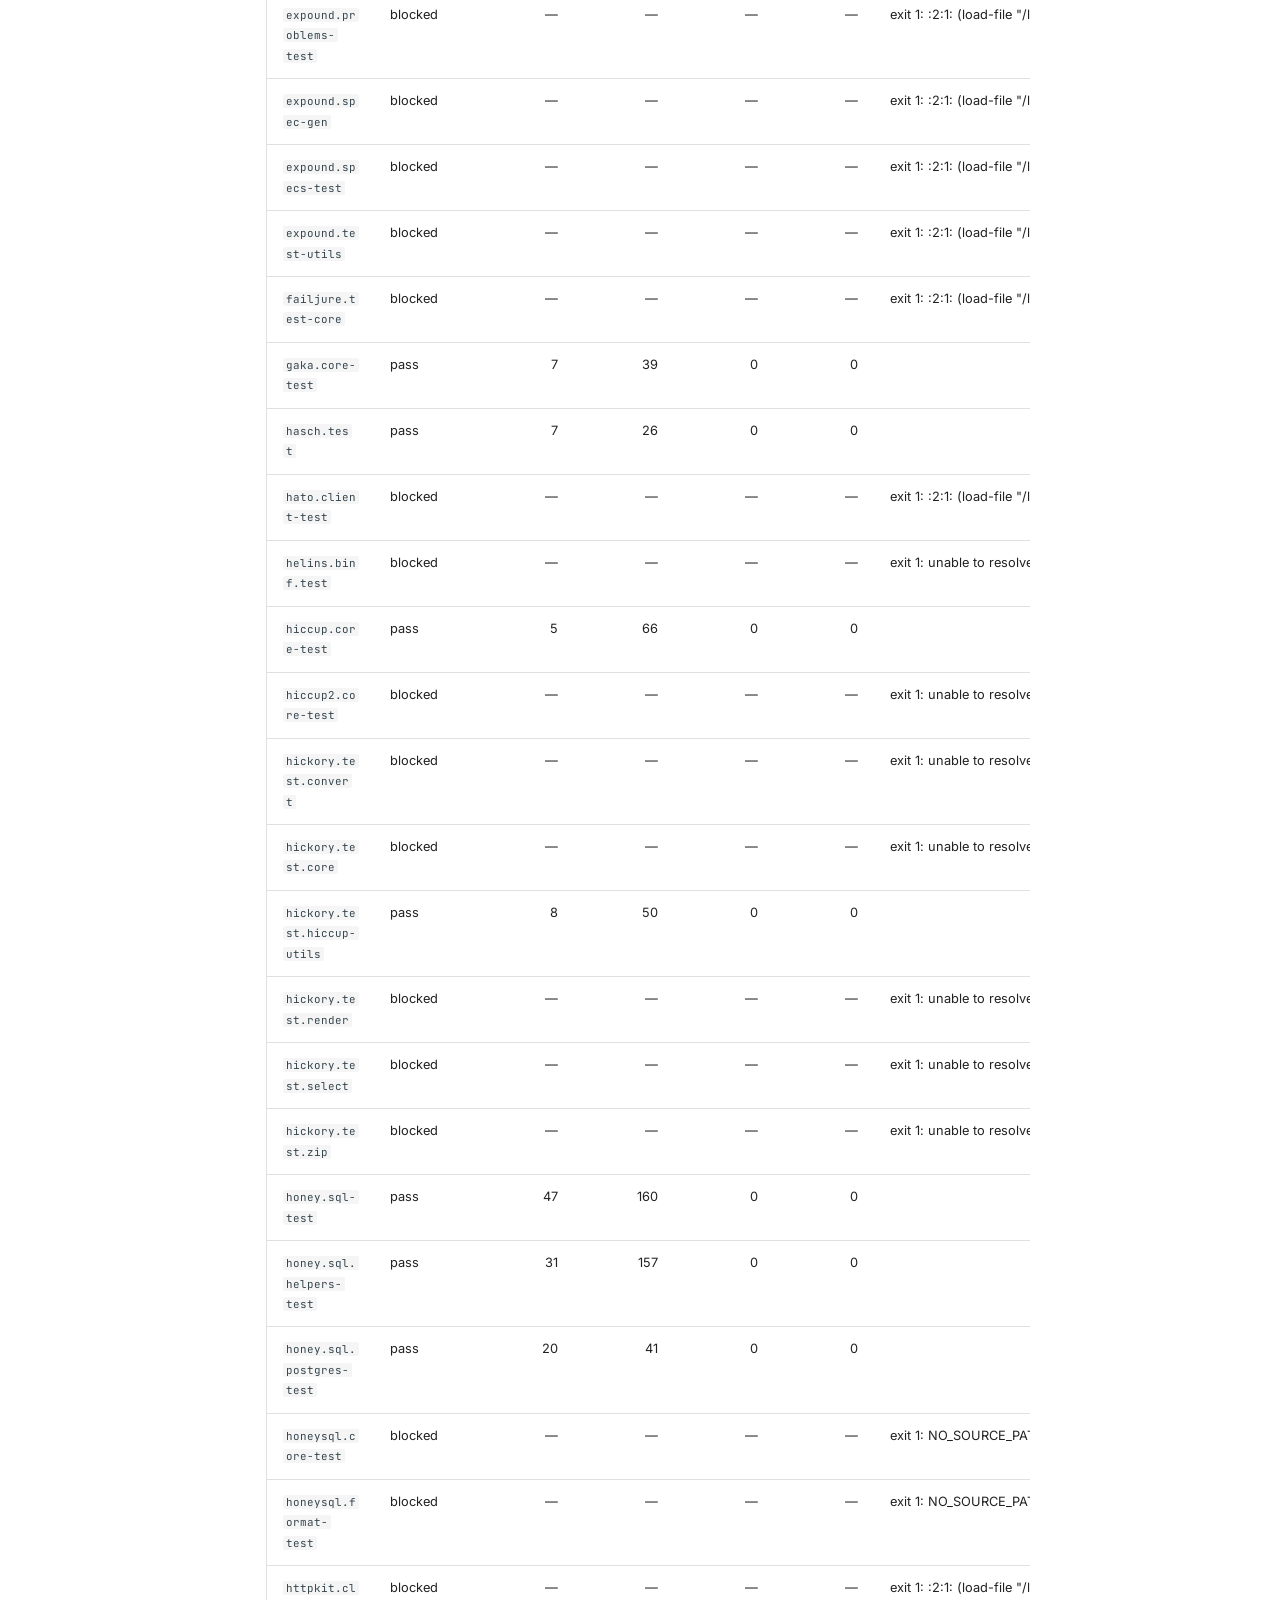
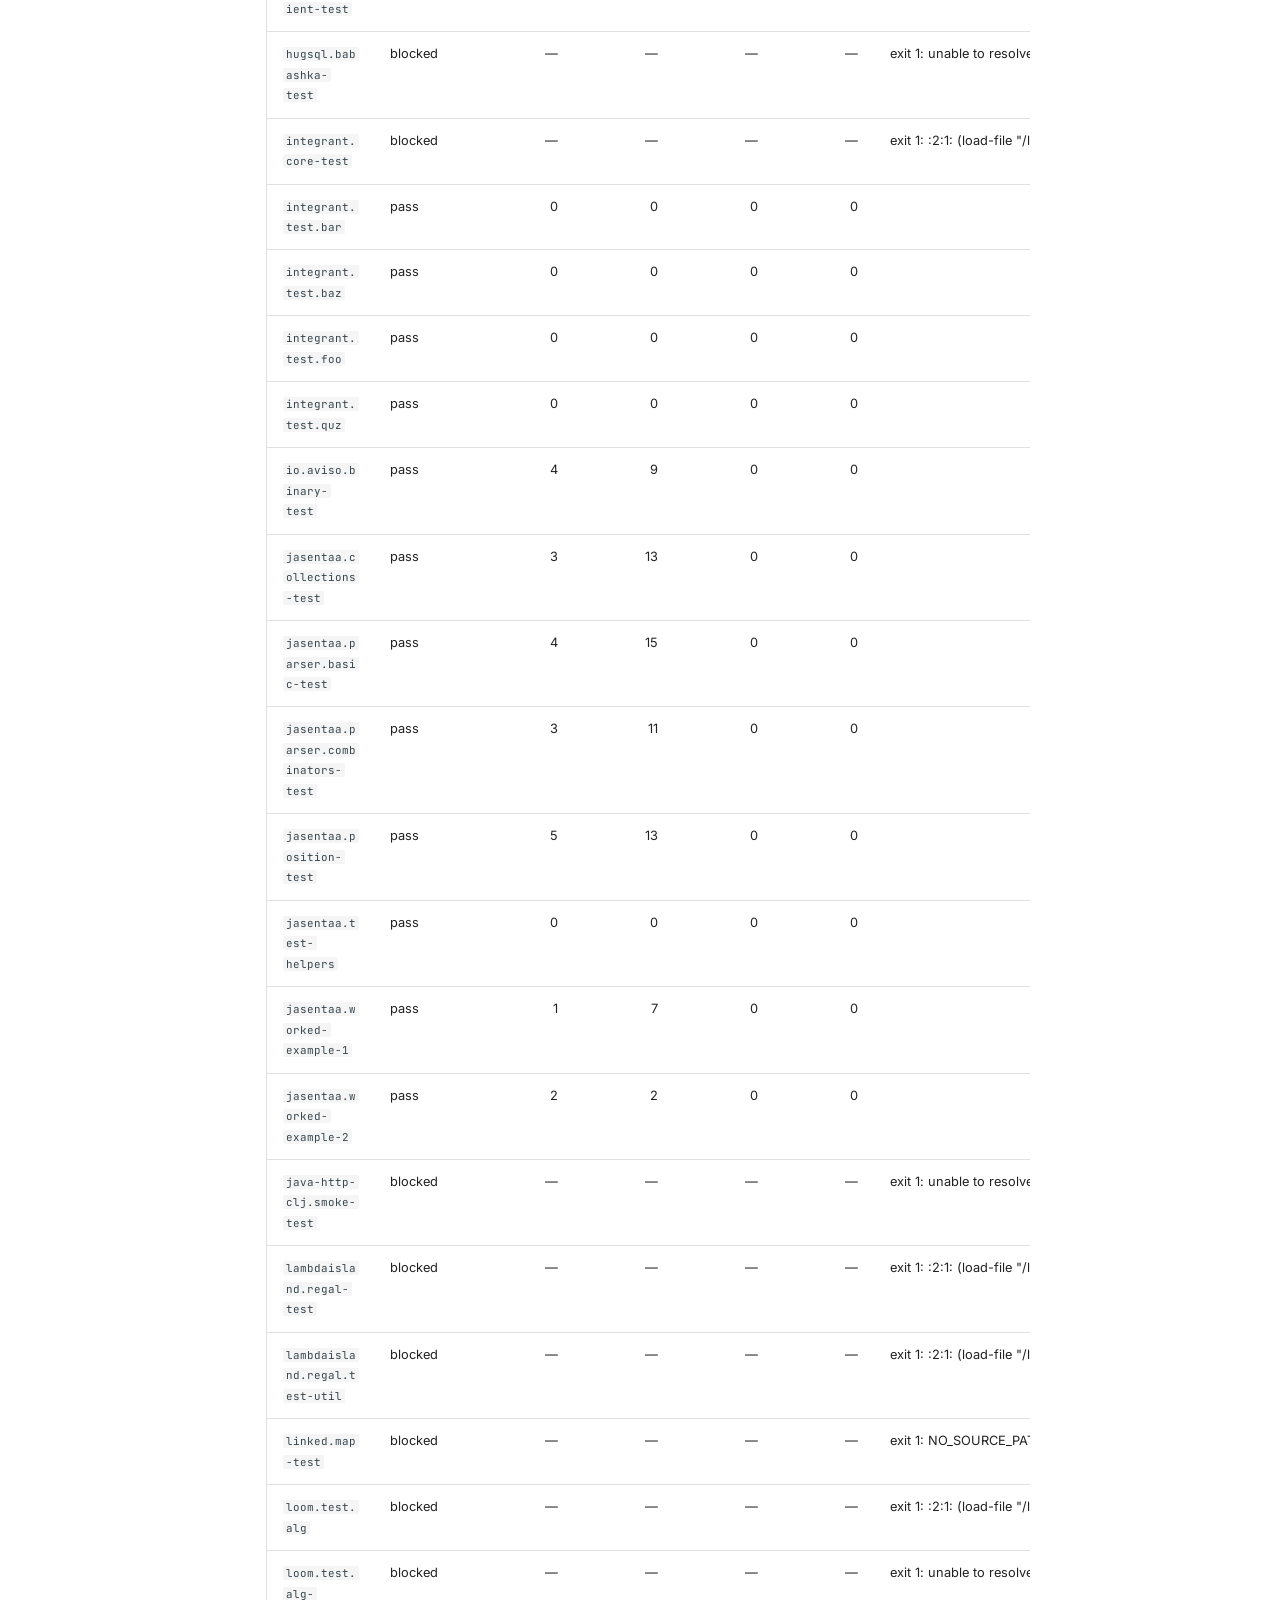
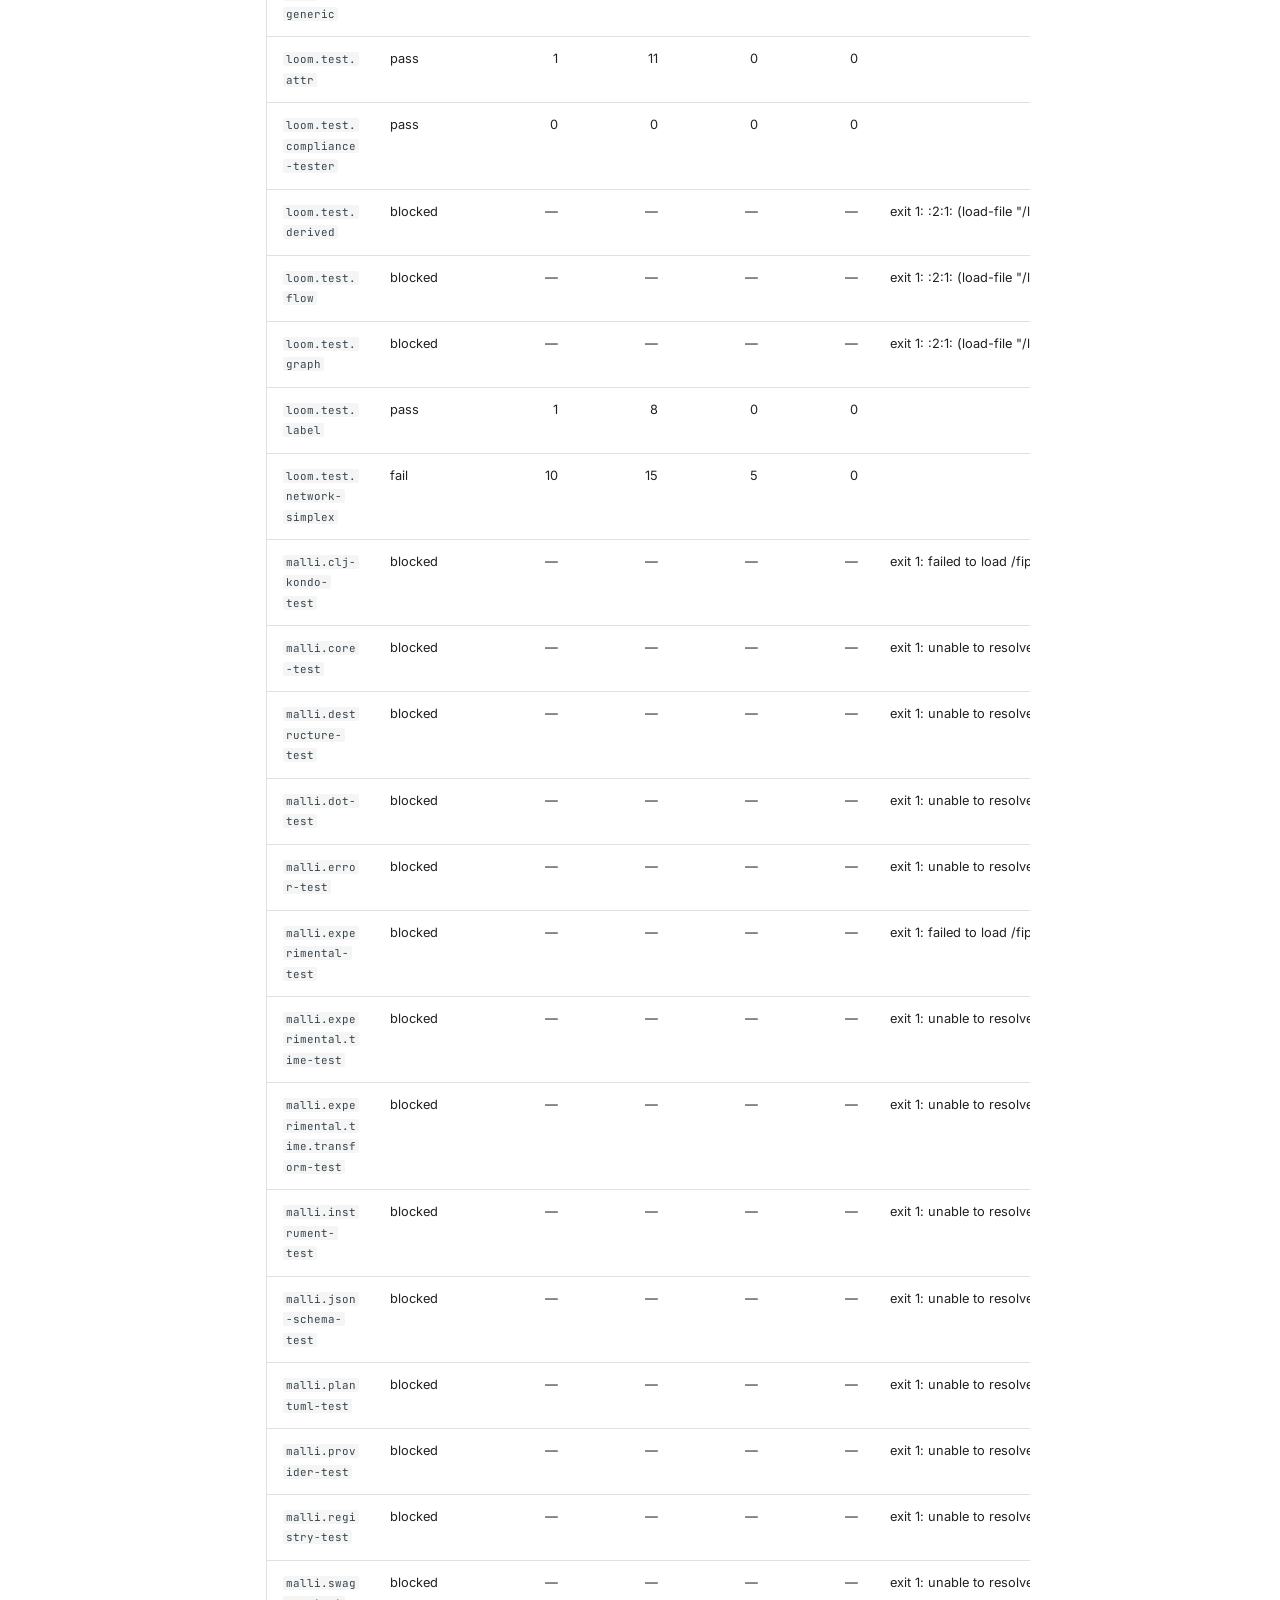
<file: testing/index.html>
<!doctype html>
<html lang="en" class="no-js">
  <head>
    
      <meta charset="utf-8">
      <meta name="viewport" content="width=device-width,initial-scale=1">
      
        <meta name="description" content="Current Gobb results against Babashka library tests and examples">
      
      
        <meta name="author" content="Ingy dot Net">
      
      
        <link rel="canonical" href="https://gobb.site/testing/">
      
      
        <link rel="prev" href="../compatibility/">
      
      
        <link rel="next" href="../roadmap/">
      
      
        
      
      
      <link rel="icon" href="../img/favicon.svg">
      <meta name="generator" content="mkdocs-1.6.1, mkdocs-material-9.7.6">
    
    
      
        <title>Testing - Gobb</title>
      
    
    
      <link rel="stylesheet" href="../assets/stylesheets/main.484c7ddc.min.css">
      
        
        <link rel="stylesheet" href="../assets/stylesheets/palette.ab4e12ef.min.css">
      
      


    
    
      
    
    
      
        
        
        <link rel="preconnect" href="https://fonts.gstatic.com" crossorigin>
        <link rel="stylesheet" href="https://fonts.googleapis.com/css?family=Inter:300,300i,400,400i,700,700i%7CJetBrains+Mono:400,400i,700,700i&display=fallback">
        <style>:root{--md-text-font:"Inter";--md-code-font:"JetBrains Mono"}</style>
      
    
    
      <link rel="stylesheet" href="../css/extra.css">
    
    <script>__md_scope=new URL("..",location),__md_hash=e=>[...e].reduce(((e,_)=>(e<<5)-e+_.charCodeAt(0)),0),__md_get=(e,_=localStorage,t=__md_scope)=>JSON.parse(_.getItem(t.pathname+"."+e)),__md_set=(e,_,t=localStorage,a=__md_scope)=>{try{t.setItem(a.pathname+"."+e,JSON.stringify(_))}catch(e){}}</script>
    
      

    
    
  
<meta property="og:type" content="website" />
<meta property="og:title" content="Testing - Gobb" />
<meta property="og:description" content="Current Gobb results against Babashka library tests and examples" />
<meta property="og:image" content="https://gobb.site/assets/images/social/testing.png?v=1786044290" />
<meta property="og:image:type" content="image/png" />
<meta property="og:image:width" content="1200" />
<meta property="og:image:height" content="630" />
<meta property="og:url" content="https://gobb.site/testing/" />
<meta property="twitter:card" content="summary_large_image" />
<meta property="twitter:title" content="Testing - Gobb" />
<meta property="twitter:description" content="Current Gobb results against Babashka library tests and examples" />
<meta property="twitter:image" content="https://gobb.site/assets/images/social/testing.png?v=1786044290" />
</head>
  
  
    
    
      
    
    
    
    
    <body dir="ltr" data-md-color-scheme="default" data-md-color-primary="deep-purple" data-md-color-accent="cyan">
  
    
    <input class="md-toggle" data-md-toggle="drawer" type="checkbox" id="__drawer" autocomplete="off">
    <input class="md-toggle" data-md-toggle="search" type="checkbox" id="__search" autocomplete="off">
    <label class="md-overlay" for="__drawer"></label>
    <div data-md-component="skip">
      
        
        <a href="#testing" class="md-skip">
          Skip to content
        </a>
      
    </div>
    <div data-md-component="announce">
      
    </div>
    
    
      


<header class="md-header" data-md-component="header">
  <nav class="md-header__inner md-grid" aria-label="Header">
    <a href=".." title="Gobb" class="md-header__button md-logo" aria-label="Gobb" data-md-component="logo">
      
  
  <svg xmlns="http://www.w3.org/2000/svg" viewBox="0 0 24 24"><path d="M3 4v18c0 1.1.9 2 2 2h12v-2H5V4zm16-4H9C7.9 0 7 .9 7 2v16c0 1.1.9 2 2 2h10c1.1 0 2-.9 2-2V2c0-1.1-.9-2-2-2m-3.2 13q-.6 0-1.2-.3l.9 2.3h-3l.9-2.3q-.6.3-1.2.3C11 13 10 12 10 10.8c0-1.5 1.4-2.7 3.4-4.6l.6-.5.6.5c2 1.9 3.4 3.1 3.4 4.6 0 1.3-1 2.2-2.2 2.2"/></svg>

    </a>
    <label class="md-header__button md-icon" for="__drawer">
      
      <svg xmlns="http://www.w3.org/2000/svg" viewBox="0 0 24 24"><path d="M3 6h18v2H3zm0 5h18v2H3zm0 5h18v2H3z"/></svg>
    </label>
    <a href=".." title="Gobb" class="md-header__title md-header__home" data-md-component="header-title">
      <div class="md-header__ellipsis">
        <div class="md-header__topic">
          <span class="md-ellipsis">
            Gobb
          </span>
        </div>
        <div class="md-header__topic" data-md-component="header-topic">
          <span class="md-ellipsis">
            
              Testing
            
          </span>
        </div>
      </div>
    </a>
    
      
        <form class="md-header__option" data-md-component="palette">
  
    
    
    
    <input class="md-option" data-md-color-media="(prefers-color-scheme: light)" data-md-color-scheme="default" data-md-color-primary="deep-purple" data-md-color-accent="cyan"  aria-label="Switch to dark mode"  type="radio" name="__palette" id="__palette_0">
    
      <label class="md-header__button md-icon" title="Switch to dark mode" for="__palette_1" hidden>
        <svg xmlns="http://www.w3.org/2000/svg" viewBox="0 0 24 24"><path d="M12 8a4 4 0 0 0-4 4 4 4 0 0 0 4 4 4 4 0 0 0 4-4 4 4 0 0 0-4-4m0 10a6 6 0 0 1-6-6 6 6 0 0 1 6-6 6 6 0 0 1 6 6 6 6 0 0 1-6 6m8-9.31V4h-4.69L12 .69 8.69 4H4v4.69L.69 12 4 15.31V20h4.69L12 23.31 15.31 20H20v-4.69L23.31 12z"/></svg>
      </label>
    
  
    
    
    
    <input class="md-option" data-md-color-media="(prefers-color-scheme: dark)" data-md-color-scheme="slate" data-md-color-primary="deep-purple" data-md-color-accent="cyan"  aria-label="Switch to light mode"  type="radio" name="__palette" id="__palette_1">
    
      <label class="md-header__button md-icon" title="Switch to light mode" for="__palette_0" hidden>
        <svg xmlns="http://www.w3.org/2000/svg" viewBox="0 0 24 24"><path d="M12 18c-.89 0-1.74-.2-2.5-.55C11.56 16.5 13 14.42 13 12s-1.44-4.5-3.5-5.45C10.26 6.2 11.11 6 12 6a6 6 0 0 1 6 6 6 6 0 0 1-6 6m8-9.31V4h-4.69L12 .69 8.69 4H4v4.69L.69 12 4 15.31V20h4.69L12 23.31 15.31 20H20v-4.69L23.31 12z"/></svg>
      </label>
    
  
</form>
      
    
    
      <script>var palette=__md_get("__palette");if(palette&&palette.color){if("(prefers-color-scheme)"===palette.color.media){var media=matchMedia("(prefers-color-scheme: light)"),input=document.querySelector(media.matches?"[data-md-color-media='(prefers-color-scheme: light)']":"[data-md-color-media='(prefers-color-scheme: dark)']");palette.color.media=input.getAttribute("data-md-color-media"),palette.color.scheme=input.getAttribute("data-md-color-scheme"),palette.color.primary=input.getAttribute("data-md-color-primary"),palette.color.accent=input.getAttribute("data-md-color-accent")}for(var[key,value]of Object.entries(palette.color))document.body.setAttribute("data-md-color-"+key,value)}</script>
    
    
    
      
      
        <label class="md-header__button md-icon" for="__search">
          
          <svg xmlns="http://www.w3.org/2000/svg" viewBox="0 0 24 24"><path d="M9.5 3A6.5 6.5 0 0 1 16 9.5c0 1.61-.59 3.09-1.56 4.23l.27.27h.79l5 5-1.5 1.5-5-5v-.79l-.27-.27A6.52 6.52 0 0 1 9.5 16 6.5 6.5 0 0 1 3 9.5 6.5 6.5 0 0 1 9.5 3m0 2C7 5 5 7 5 9.5S7 14 9.5 14 14 12 14 9.5 12 5 9.5 5"/></svg>
        </label>
        <div class="md-search" data-md-component="search" role="dialog">
  <label class="md-search__overlay" for="__search"></label>
  <div class="md-search__inner" role="search">
    <form class="md-search__form" name="search">
      <input type="text" class="md-search__input" name="query" aria-label="Search" placeholder="Search" autocapitalize="off" autocorrect="off" autocomplete="off" spellcheck="false" data-md-component="search-query" required>
      <label class="md-search__icon md-icon" for="__search">
        
        <svg xmlns="http://www.w3.org/2000/svg" viewBox="0 0 24 24"><path d="M9.5 3A6.5 6.5 0 0 1 16 9.5c0 1.61-.59 3.09-1.56 4.23l.27.27h.79l5 5-1.5 1.5-5-5v-.79l-.27-.27A6.52 6.52 0 0 1 9.5 16 6.5 6.5 0 0 1 3 9.5 6.5 6.5 0 0 1 9.5 3m0 2C7 5 5 7 5 9.5S7 14 9.5 14 14 12 14 9.5 12 5 9.5 5"/></svg>
        
        <svg xmlns="http://www.w3.org/2000/svg" viewBox="0 0 24 24"><path d="M20 11v2H8l5.5 5.5-1.42 1.42L4.16 12l7.92-7.92L13.5 5.5 8 11z"/></svg>
      </label>
      <nav class="md-search__options" aria-label="Search">
        
        <button type="reset" class="md-search__icon md-icon" title="Clear" aria-label="Clear" tabindex="-1">
          
          <svg xmlns="http://www.w3.org/2000/svg" viewBox="0 0 24 24"><path d="M19 6.41 17.59 5 12 10.59 6.41 5 5 6.41 10.59 12 5 17.59 6.41 19 12 13.41 17.59 19 19 17.59 13.41 12z"/></svg>
        </button>
      </nav>
      
        <div class="md-search__suggest" data-md-component="search-suggest"></div>
      
    </form>
    <div class="md-search__output">
      <div class="md-search__scrollwrap" tabindex="0" data-md-scrollfix>
        <div class="md-search-result" data-md-component="search-result">
          <div class="md-search-result__meta">
            Initializing search
          </div>
          <ol class="md-search-result__list" role="presentation"></ol>
        </div>
      </div>
    </div>
  </div>
</div>
      
    
    
      <div class="md-header__source">
        <a href="https://github.com/gloathub/gobb" title="Go to repository" class="md-source" data-md-component="source">
  <div class="md-source__icon md-icon">
    
    <svg xmlns="http://www.w3.org/2000/svg" viewBox="0 0 512 512"><!--! Font Awesome Free 7.1.0 by @fontawesome - https://fontawesome.com License - https://fontawesome.com/license/free (Icons: CC BY 4.0, Fonts: SIL OFL 1.1, Code: MIT License) Copyright 2025 Fonticons, Inc.--><path d="M173.9 397.4c0 2-2.3 3.6-5.2 3.6-3.3.3-5.6-1.3-5.6-3.6 0-2 2.3-3.6 5.2-3.6 3-.3 5.6 1.3 5.6 3.6m-31.1-4.5c-.7 2 1.3 4.3 4.3 4.9 2.6 1 5.6 0 6.2-2s-1.3-4.3-4.3-5.2c-2.6-.7-5.5.3-6.2 2.3m44.2-1.7c-2.9.7-4.9 2.6-4.6 4.9.3 2 2.9 3.3 5.9 2.6 2.9-.7 4.9-2.6 4.6-4.6-.3-1.9-3-3.2-5.9-2.9M252.8 8C114.1 8 8 113.3 8 252c0 110.9 69.8 205.8 169.5 239.2 12.8 2.3 17.3-5.6 17.3-12.1 0-6.2-.3-40.4-.3-61.4 0 0-70 15-84.7-29.8 0 0-11.4-29.1-27.8-36.6 0 0-22.9-15.7 1.6-15.4 0 0 24.9 2 38.6 25.8 21.9 38.6 58.6 27.5 72.9 20.9 2.3-16 8.8-27.1 16-33.7-55.9-6.2-112.3-14.3-112.3-110.5 0-27.5 7.6-41.3 23.6-58.9-2.6-6.5-11.1-33.3 2.6-67.9 20.9-6.5 69 27 69 27 20-5.6 41.5-8.5 62.8-8.5s42.8 2.9 62.8 8.5c0 0 48.1-33.6 69-27 13.7 34.7 5.2 61.4 2.6 67.9 16 17.7 25.8 31.5 25.8 58.9 0 96.5-58.9 104.2-114.8 110.5 9.2 7.9 17 22.9 17 46.4 0 33.7-.3 75.4-.3 83.6 0 6.5 4.6 14.4 17.3 12.1C436.2 457.8 504 362.9 504 252 504 113.3 391.5 8 252.8 8M105.2 352.9c-1.3 1-1 3.3.7 5.2 1.6 1.6 3.9 2.3 5.2 1 1.3-1 1-3.3-.7-5.2-1.6-1.6-3.9-2.3-5.2-1m-10.8-8.1c-.7 1.3.3 2.9 2.3 3.9 1.6 1 3.6.7 4.3-.7.7-1.3-.3-2.9-2.3-3.9-2-.6-3.6-.3-4.3.7m32.4 35.6c-1.6 1.3-1 4.3 1.3 6.2 2.3 2.3 5.2 2.6 6.5 1 1.3-1.3.7-4.3-1.3-6.2-2.2-2.3-5.2-2.6-6.5-1m-11.4-14.7c-1.6 1-1.6 3.6 0 5.9s4.3 3.3 5.6 2.3c1.6-1.3 1.6-3.9 0-6.2-1.4-2.3-4-3.3-5.6-2"/></svg>
  </div>
  <div class="md-source__repository">
    gloathub/gobb
  </div>
</a>
      </div>
    
  </nav>
  
</header>
    
    <div class="md-container" data-md-component="container">
      
      
        
          
            
<nav class="md-tabs" aria-label="Tabs" data-md-component="tabs">
  <div class="md-grid">
    <ul class="md-tabs__list">
      
        
  
  
  
  
    <li class="md-tabs__item">
      <a href=".." class="md-tabs__link">
        
  
  
    
  
  Gobb

      </a>
    </li>
  

      
        
  
  
  
  
    <li class="md-tabs__item">
      <a href="../repl/" class="md-tabs__link">
        
  
  
    
  
  REPL

      </a>
    </li>
  

      
        
  
  
  
  
    <li class="md-tabs__item">
      <a href="../implementation/" class="md-tabs__link">
        
  
  
    
  
  Implementation

      </a>
    </li>
  

      
        
  
  
  
  
    <li class="md-tabs__item">
      <a href="../projects/" class="md-tabs__link">
        
  
  
    
  
  Projects

      </a>
    </li>
  

      
        
  
  
  
  
    <li class="md-tabs__item">
      <a href="../tasks/" class="md-tabs__link">
        
  
  
    
  
  Tasks

      </a>
    </li>
  

      
        
  
  
  
  
    <li class="md-tabs__item">
      <a href="../platforms/" class="md-tabs__link">
        
  
  
    
  
  Platforms

      </a>
    </li>
  

      
        
  
  
  
  
    <li class="md-tabs__item">
      <a href="../java-compatibility/" class="md-tabs__link">
        
  
  
    
  
  Java

      </a>
    </li>
  

      
        
  
  
  
  
    <li class="md-tabs__item">
      <a href="../inventory/" class="md-tabs__link">
        
  
  
    
  
  BB Inventory

      </a>
    </li>
  

      
        
  
  
  
  
    <li class="md-tabs__item">
      <a href="../compatibility/" class="md-tabs__link">
        
  
  
    
  
  Compatibility

      </a>
    </li>
  

      
        
  
  
  
    
  
  
    <li class="md-tabs__item md-tabs__item--active">
      <a href="./" class="md-tabs__link">
        
  
  
    
  
  Testing

      </a>
    </li>
  

      
        
  
  
  
  
    <li class="md-tabs__item">
      <a href="../roadmap/" class="md-tabs__link">
        
  
  
    
  
  Roadmap

      </a>
    </li>
  

      
    </ul>
  </div>
</nav>
          
        
      
      <main class="md-main" data-md-component="main">
        <div class="md-main__inner md-grid">
          
            
              
              <div class="md-sidebar md-sidebar--primary" data-md-component="sidebar" data-md-type="navigation" >
                <div class="md-sidebar__scrollwrap">
                  <div class="md-sidebar__inner">
                    


  


<nav class="md-nav md-nav--primary md-nav--lifted" aria-label="Navigation" data-md-level="0">
  <label class="md-nav__title" for="__drawer">
    <a href=".." title="Gobb" class="md-nav__button md-logo" aria-label="Gobb" data-md-component="logo">
      
  
  <svg xmlns="http://www.w3.org/2000/svg" viewBox="0 0 24 24"><path d="M3 4v18c0 1.1.9 2 2 2h12v-2H5V4zm16-4H9C7.9 0 7 .9 7 2v16c0 1.1.9 2 2 2h10c1.1 0 2-.9 2-2V2c0-1.1-.9-2-2-2m-3.2 13q-.6 0-1.2-.3l.9 2.3h-3l.9-2.3q-.6.3-1.2.3C11 13 10 12 10 10.8c0-1.5 1.4-2.7 3.4-4.6l.6-.5.6.5c2 1.9 3.4 3.1 3.4 4.6 0 1.3-1 2.2-2.2 2.2"/></svg>

    </a>
    Gobb
  </label>
  
    <div class="md-nav__source">
      <a href="https://github.com/gloathub/gobb" title="Go to repository" class="md-source" data-md-component="source">
  <div class="md-source__icon md-icon">
    
    <svg xmlns="http://www.w3.org/2000/svg" viewBox="0 0 512 512"><!--! Font Awesome Free 7.1.0 by @fontawesome - https://fontawesome.com License - https://fontawesome.com/license/free (Icons: CC BY 4.0, Fonts: SIL OFL 1.1, Code: MIT License) Copyright 2025 Fonticons, Inc.--><path d="M173.9 397.4c0 2-2.3 3.6-5.2 3.6-3.3.3-5.6-1.3-5.6-3.6 0-2 2.3-3.6 5.2-3.6 3-.3 5.6 1.3 5.6 3.6m-31.1-4.5c-.7 2 1.3 4.3 4.3 4.9 2.6 1 5.6 0 6.2-2s-1.3-4.3-4.3-5.2c-2.6-.7-5.5.3-6.2 2.3m44.2-1.7c-2.9.7-4.9 2.6-4.6 4.9.3 2 2.9 3.3 5.9 2.6 2.9-.7 4.9-2.6 4.6-4.6-.3-1.9-3-3.2-5.9-2.9M252.8 8C114.1 8 8 113.3 8 252c0 110.9 69.8 205.8 169.5 239.2 12.8 2.3 17.3-5.6 17.3-12.1 0-6.2-.3-40.4-.3-61.4 0 0-70 15-84.7-29.8 0 0-11.4-29.1-27.8-36.6 0 0-22.9-15.7 1.6-15.4 0 0 24.9 2 38.6 25.8 21.9 38.6 58.6 27.5 72.9 20.9 2.3-16 8.8-27.1 16-33.7-55.9-6.2-112.3-14.3-112.3-110.5 0-27.5 7.6-41.3 23.6-58.9-2.6-6.5-11.1-33.3 2.6-67.9 20.9-6.5 69 27 69 27 20-5.6 41.5-8.5 62.8-8.5s42.8 2.9 62.8 8.5c0 0 48.1-33.6 69-27 13.7 34.7 5.2 61.4 2.6 67.9 16 17.7 25.8 31.5 25.8 58.9 0 96.5-58.9 104.2-114.8 110.5 9.2 7.9 17 22.9 17 46.4 0 33.7-.3 75.4-.3 83.6 0 6.5 4.6 14.4 17.3 12.1C436.2 457.8 504 362.9 504 252 504 113.3 391.5 8 252.8 8M105.2 352.9c-1.3 1-1 3.3.7 5.2 1.6 1.6 3.9 2.3 5.2 1 1.3-1 1-3.3-.7-5.2-1.6-1.6-3.9-2.3-5.2-1m-10.8-8.1c-.7 1.3.3 2.9 2.3 3.9 1.6 1 3.6.7 4.3-.7.7-1.3-.3-2.9-2.3-3.9-2-.6-3.6-.3-4.3.7m32.4 35.6c-1.6 1.3-1 4.3 1.3 6.2 2.3 2.3 5.2 2.6 6.5 1 1.3-1.3.7-4.3-1.3-6.2-2.2-2.3-5.2-2.6-6.5-1m-11.4-14.7c-1.6 1-1.6 3.6 0 5.9s4.3 3.3 5.6 2.3c1.6-1.3 1.6-3.9 0-6.2-1.4-2.3-4-3.3-5.6-2"/></svg>
  </div>
  <div class="md-source__repository">
    gloathub/gobb
  </div>
</a>
    </div>
  
  <ul class="md-nav__list" data-md-scrollfix>
    
      
      
  
  
  
  
    <li class="md-nav__item">
      <a href=".." class="md-nav__link">
        
  
  
  <span class="md-ellipsis">
    
  
    Gobb
  

    
  </span>
  
  

      </a>
    </li>
  

    
      
      
  
  
  
  
    <li class="md-nav__item">
      <a href="../repl/" class="md-nav__link">
        
  
  
  <span class="md-ellipsis">
    
  
    REPL
  

    
  </span>
  
  

      </a>
    </li>
  

    
      
      
  
  
  
  
    <li class="md-nav__item">
      <a href="../implementation/" class="md-nav__link">
        
  
  
  <span class="md-ellipsis">
    
  
    Implementation
  

    
  </span>
  
  

      </a>
    </li>
  

    
      
      
  
  
  
  
    <li class="md-nav__item">
      <a href="../projects/" class="md-nav__link">
        
  
  
  <span class="md-ellipsis">
    
  
    Projects
  

    
  </span>
  
  

      </a>
    </li>
  

    
      
      
  
  
  
  
    <li class="md-nav__item">
      <a href="../tasks/" class="md-nav__link">
        
  
  
  <span class="md-ellipsis">
    
  
    Tasks
  

    
  </span>
  
  

      </a>
    </li>
  

    
      
      
  
  
  
  
    <li class="md-nav__item">
      <a href="../platforms/" class="md-nav__link">
        
  
  
  <span class="md-ellipsis">
    
  
    Platforms
  

    
  </span>
  
  

      </a>
    </li>
  

    
      
      
  
  
  
  
    <li class="md-nav__item">
      <a href="../java-compatibility/" class="md-nav__link">
        
  
  
  <span class="md-ellipsis">
    
  
    Java
  

    
  </span>
  
  

      </a>
    </li>
  

    
      
      
  
  
  
  
    <li class="md-nav__item">
      <a href="../inventory/" class="md-nav__link">
        
  
  
  <span class="md-ellipsis">
    
  
    BB Inventory
  

    
  </span>
  
  

      </a>
    </li>
  

    
      
      
  
  
  
  
    <li class="md-nav__item">
      <a href="../compatibility/" class="md-nav__link">
        
  
  
  <span class="md-ellipsis">
    
  
    Compatibility
  

    
  </span>
  
  

      </a>
    </li>
  

    
      
      
  
  
    
  
  
  
    <li class="md-nav__item md-nav__item--active">
      
      <input class="md-nav__toggle md-toggle" type="checkbox" id="__toc">
      
      
        
      
      
        <label class="md-nav__link md-nav__link--active" for="__toc">
          
  
  
  <span class="md-ellipsis">
    
  
    Testing
  

    
  </span>
  
  

          <span class="md-nav__icon md-icon"></span>
        </label>
      
      <a href="./" class="md-nav__link md-nav__link--active">
        
  
  
  <span class="md-ellipsis">
    
  
    Testing
  

    
  </span>
  
  

      </a>
      
        

<nav class="md-nav md-nav--secondary" aria-label="Table of contents">
  
  
  
    
  
  
    <label class="md-nav__title" for="__toc">
      <span class="md-nav__icon md-icon"></span>
      Table of contents
    </label>
    <ul class="md-nav__list" data-md-component="toc" data-md-scrollfix>
      
        <li class="md-nav__item">
  <a href="#library-tests" class="md-nav__link">
    <span class="md-ellipsis">
      
        Library tests
      
    </span>
  </a>
  
    <nav class="md-nav" aria-label="Library tests">
      <ul class="md-nav__list">
        
          <li class="md-nav__item">
  <a href="#per-namespace-results" class="md-nav__link">
    <span class="md-ellipsis">
      
        Per-namespace results
      
    </span>
  </a>
  
</li>
        
      </ul>
    </nav>
  
</li>
      
        <li class="md-nav__item">
  <a href="#examples" class="md-nav__link">
    <span class="md-ellipsis">
      
        Examples
      
    </span>
  </a>
  
    <nav class="md-nav" aria-label="Examples">
      <ul class="md-nav__list">
        
          <li class="md-nav__item">
  <a href="#per-example-results" class="md-nav__link">
    <span class="md-ellipsis">
      
        Per-example results
      
    </span>
  </a>
  
</li>
        
      </ul>
    </nav>
  
</li>
      
        <li class="md-nav__item">
  <a href="#result-policy" class="md-nav__link">
    <span class="md-ellipsis">
      
        Result policy
      
    </span>
  </a>
  
</li>
      
    </ul>
  
</nav>
      
    </li>
  

    
      
      
  
  
  
  
    <li class="md-nav__item">
      <a href="../roadmap/" class="md-nav__link">
        
  
  
  <span class="md-ellipsis">
    
  
    Roadmap
  

    
  </span>
  
  

      </a>
    </li>
  

    
  </ul>
</nav>
                  </div>
                </div>
              </div>
            
            
              
              <div class="md-sidebar md-sidebar--secondary" data-md-component="sidebar" data-md-type="toc" >
                <div class="md-sidebar__scrollwrap">
                  <div class="md-sidebar__inner">
                    

<nav class="md-nav md-nav--secondary" aria-label="Table of contents">
  
  
  
    
  
  
    <label class="md-nav__title" for="__toc">
      <span class="md-nav__icon md-icon"></span>
      Table of contents
    </label>
    <ul class="md-nav__list" data-md-component="toc" data-md-scrollfix>
      
        <li class="md-nav__item">
  <a href="#library-tests" class="md-nav__link">
    <span class="md-ellipsis">
      
        Library tests
      
    </span>
  </a>
  
    <nav class="md-nav" aria-label="Library tests">
      <ul class="md-nav__list">
        
          <li class="md-nav__item">
  <a href="#per-namespace-results" class="md-nav__link">
    <span class="md-ellipsis">
      
        Per-namespace results
      
    </span>
  </a>
  
</li>
        
      </ul>
    </nav>
  
</li>
      
        <li class="md-nav__item">
  <a href="#examples" class="md-nav__link">
    <span class="md-ellipsis">
      
        Examples
      
    </span>
  </a>
  
    <nav class="md-nav" aria-label="Examples">
      <ul class="md-nav__list">
        
          <li class="md-nav__item">
  <a href="#per-example-results" class="md-nav__link">
    <span class="md-ellipsis">
      
        Per-example results
      
    </span>
  </a>
  
</li>
        
      </ul>
    </nav>
  
</li>
      
        <li class="md-nav__item">
  <a href="#result-policy" class="md-nav__link">
    <span class="md-ellipsis">
      
        Result policy
      
    </span>
  </a>
  
</li>
      
    </ul>
  
</nav>
                  </div>
                </div>
              </div>
            
          
          
            <div class="md-content" data-md-component="content">
              
              <article class="md-content__inner md-typeset">
                
                  


  
  


<h1 id="testing">Testing<a class="headerlink" href="#testing" title="Permanent link">&para;</a></h1>
<p>Gobb measures compatibility against Babashka <strong>v1.12.218</strong> at commit <code>0fb349c414e717800be775ba9cb77c95a9eb700d</code>. These are committed full-suite snapshots; building this website never downloads Babashka or reruns either suite.</p>
<h2 id="library-tests">Library tests<a class="headerlink" href="#library-tests" title="Permanent link">&para;</a></h2>
<p>Status: <strong>FAIL</strong></p>
<table>
<thead>
<tr>
<th style="text-align: right;">Libraries</th>
<th style="text-align: right;">Test namespaces</th>
<th style="text-align: right;">Cases run</th>
<th style="text-align: right;">Cases passed</th>
<th style="text-align: right;">Cases failed</th>
<th style="text-align: right;">Cases blocked</th>
<th style="text-align: right;">Tests</th>
<th style="text-align: right;">Assertions passed</th>
<th style="text-align: right;">Failures</th>
<th style="text-align: right;">Errors</th>
</tr>
</thead>
<tbody>
<tr>
<td style="text-align: right;">111</td>
<td style="text-align: right;">261</td>
<td style="text-align: right;">261</td>
<td style="text-align: right;">94</td>
<td style="text-align: right;">10</td>
<td style="text-align: right;">157</td>
<td style="text-align: right;">3601</td>
<td style="text-align: right;">6752</td>
<td style="text-align: right;">153</td>
<td style="text-align: right;">214</td>
</tr>
</tbody>
</table>
<p>Run the complete suite with:</p>
<div class="language-sh highlight"><pre><span></span><code><span id="__span-0-1"><a id="__codelineno-0-1" name="__codelineno-0-1" href="#__codelineno-0-1"></a>make<span class="w"> </span>test-lib_tests
</span></code></pre></div>
<p>Limit an investigative run to selected namespaces without replacing the published full-suite snapshot:</p>
<div class="language-sh highlight"><pre><span></span><code><span id="__span-1-1"><a id="__codelineno-1-1" name="__codelineno-1-1" href="#__codelineno-1-1"></a>make<span class="w"> </span>test-lib_tests<span class="w"> </span><span class="nv">LIB_TESTS</span><span class="o">=</span><span class="s1">&#39;namespace.one namespace.two&#39;</span>
</span></code></pre></div>
<h3 id="per-namespace-results">Per-namespace results<a class="headerlink" href="#per-namespace-results" title="Permanent link">&para;</a></h3>
<table>
<thead>
<tr>
<th>Namespace</th>
<th>Status</th>
<th style="text-align: right;">Tests</th>
<th style="text-align: right;">Assertions passed</th>
<th style="text-align: right;">Failures</th>
<th style="text-align: right;">Errors</th>
<th>Note</th>
</tr>
</thead>
<tbody>
<tr>
<td><code>aero.core-test</code></td>
<td>pass</td>
<td style="text-align: right;">28</td>
<td style="text-align: right;">58</td>
<td style="text-align: right;">0</td>
<td style="text-align: right;">0</td>
<td></td>
</tr>
<tr>
<td><code>again.core-test</code></td>
<td>blocked</td>
<td style="text-align: right;">—</td>
<td style="text-align: right;">—</td>
<td style="text-align: right;">—</td>
<td style="text-align: right;">—</td>
<td>exit 1: unable to resolve symbol: deftype</td>
</tr>
<tr>
<td><code>arrangement.core-test</code></td>
<td>pass</td>
<td style="text-align: right;">9</td>
<td style="text-align: right;">110</td>
<td style="text-align: right;">0</td>
<td style="text-align: right;">0</td>
<td></td>
</tr>
<tr>
<td><code>babashka.curl-test</code></td>
<td>pass</td>
<td style="text-align: right;">1</td>
<td style="text-align: right;">0</td>
<td style="text-align: right;">0</td>
<td style="text-align: right;">0</td>
<td></td>
</tr>
<tr>
<td><code>babashka.process-exec-test</code></td>
<td>fail</td>
<td style="text-align: right;">6</td>
<td style="text-align: right;">0</td>
<td style="text-align: right;">3</td>
<td style="text-align: right;">5</td>
<td></td>
</tr>
<tr>
<td><code>babashka.process-test</code></td>
<td>blocked</td>
<td style="text-align: right;">—</td>
<td style="text-align: right;">—</td>
<td style="text-align: right;">—</td>
<td style="text-align: right;">—</td>
<td>exit 2: actual: "unable to resolve symbol: github.com:glojurelang:glojure:pkg:lang.NewIllegalArgumentError/n/nGLJ Stack:/n%!s(<nil>):%!d(<nil>):%!d(<nil>):/tgithub.com:glojurelang:glojure:pkg:lang.NewIllegalArgumentError/n"</td>
</tr>
<tr>
<td><code>babashka.statecharts-test</code></td>
<td>blocked</td>
<td style="text-align: right;">—</td>
<td style="text-align: right;">—</td>
<td style="text-align: right;">—</td>
<td style="text-align: right;">—</td>
<td>exit 1: failed to load /com/fulcrologic/guardrails/malli/core: not found in load path</td>
</tr>
<tr>
<td><code>better-cond.core-test</code></td>
<td>blocked</td>
<td style="text-align: right;">—</td>
<td style="text-align: right;">—</td>
<td style="text-align: right;">—</td>
<td style="text-align: right;">—</td>
<td>exit 1: <unknown-file>:2:1:   (load-file "<CACHE>/lib_tests/run_all_libtests.clj")</td>
</tr>
<tr>
<td><code>bond.assertions-test</code></td>
<td>pass</td>
<td style="text-align: right;">5</td>
<td style="text-align: right;">32</td>
<td style="text-align: right;">0</td>
<td style="text-align: right;">0</td>
<td></td>
</tr>
<tr>
<td><code>bond.james-test</code></td>
<td>blocked</td>
<td style="text-align: right;">—</td>
<td style="text-align: right;">—</td>
<td style="text-align: right;">—</td>
<td style="text-align: right;">—</td>
<td>exit 1: <unknown-file>:2:1: (load-file "<CACHE>/lib_tests/run_all_libtests.clj")</td>
</tr>
<tr>
<td><code>bond.target-data</code></td>
<td>pass</td>
<td style="text-align: right;">0</td>
<td style="text-align: right;">0</td>
<td style="text-align: right;">0</td>
<td style="text-align: right;">0</td>
<td></td>
</tr>
<tr>
<td><code>borkdude.deps.smoke-test</code></td>
<td>fail</td>
<td style="text-align: right;">1</td>
<td style="text-align: right;">0</td>
<td style="text-align: right;">0</td>
<td style="text-align: right;">1</td>
<td></td>
</tr>
<tr>
<td><code>camel-snake-kebab.core-test</code></td>
<td>pass</td>
<td style="text-align: right;">2</td>
<td style="text-align: right;">130</td>
<td style="text-align: right;">0</td>
<td style="text-align: right;">0</td>
<td></td>
</tr>
<tr>
<td><code>camel-snake-kebab.extras-test</code></td>
<td>pass</td>
<td style="text-align: right;">1</td>
<td style="text-align: right;">6</td>
<td style="text-align: right;">0</td>
<td style="text-align: right;">0</td>
<td></td>
</tr>
<tr>
<td><code>camel-snake-kebab.internals.string-separator-test</code></td>
<td>pass</td>
<td style="text-align: right;">1</td>
<td style="text-align: right;">22</td>
<td style="text-align: right;">0</td>
<td style="text-align: right;">0</td>
<td></td>
</tr>
<tr>
<td><code>cheshire.test.core</code></td>
<td>blocked</td>
<td style="text-align: right;">—</td>
<td style="text-align: right;">—</td>
<td style="text-align: right;">—</td>
<td style="text-align: right;">—</td>
<td>exit 1: unable to resolve symbol: JsonFactory</td>
</tr>
<tr>
<td><code>clarktown.core-test</code></td>
<td>pass</td>
<td style="text-align: right;">1</td>
<td style="text-align: right;">1</td>
<td style="text-align: right;">0</td>
<td style="text-align: right;">0</td>
<td></td>
</tr>
<tr>
<td><code>clarktown.parsers.bold-test</code></td>
<td>pass</td>
<td style="text-align: right;">1</td>
<td style="text-align: right;">3</td>
<td style="text-align: right;">0</td>
<td style="text-align: right;">0</td>
<td></td>
</tr>
<tr>
<td><code>clarktown.parsers.code-block-test</code></td>
<td>pass</td>
<td style="text-align: right;">1</td>
<td style="text-align: right;">2</td>
<td style="text-align: right;">0</td>
<td style="text-align: right;">0</td>
<td></td>
</tr>
<tr>
<td><code>clarktown.parsers.empty-block-test</code></td>
<td>pass</td>
<td style="text-align: right;">1</td>
<td style="text-align: right;">3</td>
<td style="text-align: right;">0</td>
<td style="text-align: right;">0</td>
<td></td>
</tr>
<tr>
<td><code>clarktown.parsers.heading-block-test</code></td>
<td>pass</td>
<td style="text-align: right;">2</td>
<td style="text-align: right;">9</td>
<td style="text-align: right;">0</td>
<td style="text-align: right;">0</td>
<td></td>
</tr>
<tr>
<td><code>clarktown.parsers.horizontal-line-block-test</code></td>
<td>pass</td>
<td style="text-align: right;">1</td>
<td style="text-align: right;">8</td>
<td style="text-align: right;">0</td>
<td style="text-align: right;">0</td>
<td></td>
</tr>
<tr>
<td><code>clarktown.parsers.inline-code-test</code></td>
<td>pass</td>
<td style="text-align: right;">1</td>
<td style="text-align: right;">2</td>
<td style="text-align: right;">0</td>
<td style="text-align: right;">0</td>
<td></td>
</tr>
<tr>
<td><code>clarktown.parsers.italic-test</code></td>
<td>pass</td>
<td style="text-align: right;">1</td>
<td style="text-align: right;">3</td>
<td style="text-align: right;">0</td>
<td style="text-align: right;">0</td>
<td></td>
</tr>
<tr>
<td><code>clarktown.parsers.link-and-image-test</code></td>
<td>pass</td>
<td style="text-align: right;">1</td>
<td style="text-align: right;">5</td>
<td style="text-align: right;">0</td>
<td style="text-align: right;">0</td>
<td></td>
</tr>
<tr>
<td><code>clarktown.parsers.quote-block-test</code></td>
<td>pass</td>
<td style="text-align: right;">1</td>
<td style="text-align: right;">4</td>
<td style="text-align: right;">0</td>
<td style="text-align: right;">0</td>
<td></td>
</tr>
<tr>
<td><code>clarktown.parsers.strikethrough-test</code></td>
<td>pass</td>
<td style="text-align: right;">1</td>
<td style="text-align: right;">2</td>
<td style="text-align: right;">0</td>
<td style="text-align: right;">0</td>
<td></td>
</tr>
<tr>
<td><code>cli-matic.core-test</code></td>
<td>blocked</td>
<td style="text-align: right;">—</td>
<td style="text-align: right;">—</td>
<td style="text-align: right;">—</td>
<td style="text-align: right;">—</td>
<td>exit 1: <unknown-file>:2:1: (load-file "<CACHE>/lib_tests/run_all_libtests.clj")</td>
</tr>
<tr>
<td><code>cli-matic.help-gen-test</code></td>
<td>blocked</td>
<td style="text-align: right;">—</td>
<td style="text-align: right;">—</td>
<td style="text-align: right;">—</td>
<td style="text-align: right;">—</td>
<td>exit 1: <unknown-file>:2:1: (load-file "<CACHE>/lib_tests/run_all_libtests.clj")</td>
</tr>
<tr>
<td><code>cli-matic.presets-test</code></td>
<td>blocked</td>
<td style="text-align: right;">—</td>
<td style="text-align: right;">—</td>
<td style="text-align: right;">—</td>
<td style="text-align: right;">—</td>
<td>exit 1: <unknown-file>:2:1:  (load-file "<CACHE>/lib_tests/run_all_libtests.clj")</td>
</tr>
<tr>
<td><code>cli-matic.utils-candidates-test</code></td>
<td>pass</td>
<td style="text-align: right;">2</td>
<td style="text-align: right;">10</td>
<td style="text-align: right;">0</td>
<td style="text-align: right;">0</td>
<td></td>
</tr>
<tr>
<td><code>cli-matic.utils-convert-config-test</code></td>
<td>blocked</td>
<td style="text-align: right;">—</td>
<td style="text-align: right;">—</td>
<td style="text-align: right;">—</td>
<td style="text-align: right;">—</td>
<td>exit 1: <unknown-file>:2:1: (load-file "<CACHE>/lib_tests/run_all_libtests.clj")</td>
</tr>
<tr>
<td><code>cli-matic.utils-test</code></td>
<td>blocked</td>
<td style="text-align: right;">—</td>
<td style="text-align: right;">—</td>
<td style="text-align: right;">—</td>
<td style="text-align: right;">—</td>
<td>exit 1: <unknown-file>:2:1:    (load-file "<CACHE>/lib_tests/run_all_libtests.clj")</td>
</tr>
<tr>
<td><code>cli-matic.utils-v2-test</code></td>
<td>blocked</td>
<td style="text-align: right;">—</td>
<td style="text-align: right;">—</td>
<td style="text-align: right;">—</td>
<td style="text-align: right;">—</td>
<td>exit 1: <unknown-file>:2:1: (load-file "<CACHE>/lib_tests/run_all_libtests.clj")</td>
</tr>
<tr>
<td><code>clj-commons.digest-test</code></td>
<td>fail</td>
<td style="text-align: right;">1</td>
<td style="text-align: right;">3</td>
<td style="text-align: right;">0</td>
<td style="text-align: right;">6</td>
<td></td>
</tr>
<tr>
<td><code>clj-http.lite.client-test</code></td>
<td>blocked</td>
<td style="text-align: right;">—</td>
<td style="text-align: right;">—</td>
<td style="text-align: right;">—</td>
<td style="text-align: right;">—</td>
<td>exit 1: <unknown-file>:2:1:   (load-file "<CACHE>/lib_tests/run_all_libtests.clj")</td>
</tr>
<tr>
<td><code>clj-http.lite.test-runner</code></td>
<td>blocked</td>
<td style="text-align: right;">—</td>
<td style="text-align: right;">—</td>
<td style="text-align: right;">—</td>
<td style="text-align: right;">—</td>
<td>exit 1: <unknown-file>:2:1:   (load-file "<CACHE>/lib_tests/run_all_libtests.clj")</td>
</tr>
<tr>
<td><code>clj-stacktrace.core-test</code></td>
<td>pass</td>
<td style="text-align: right;">3</td>
<td style="text-align: right;">19</td>
<td style="text-align: right;">0</td>
<td style="text-align: right;">0</td>
<td></td>
</tr>
<tr>
<td><code>clj-stacktrace.repl-test</code></td>
<td>blocked</td>
<td style="text-align: right;">—</td>
<td style="text-align: right;">—</td>
<td style="text-align: right;">—</td>
<td style="text-align: right;">—</td>
<td>exit 1: <unknown-file>:2:1:    (load-file "<CACHE>/lib_tests/run_all_libtests.clj")</td>
</tr>
<tr>
<td><code>clj-yaml.core-test</code></td>
<td>fail</td>
<td style="text-align: right;">26</td>
<td style="text-align: right;">31</td>
<td style="text-align: right;">15</td>
<td style="text-align: right;">11</td>
<td></td>
</tr>
<tr>
<td><code>cljc.java-time-test</code></td>
<td>blocked</td>
<td style="text-align: right;">—</td>
<td style="text-align: right;">—</td>
<td style="text-align: right;">—</td>
<td style="text-align: right;">—</td>
<td>exit 1: <unknown-file>:2:1: (load-file "<CACHE>/lib_tests/run_all_libtests.clj")</td>
</tr>
<tr>
<td><code>clojure-csv.test.core</code></td>
<td>pass</td>
<td style="text-align: right;">11</td>
<td style="text-align: right;">61</td>
<td style="text-align: right;">0</td>
<td style="text-align: right;">0</td>
<td></td>
</tr>
<tr>
<td><code>clojure-csv.test.utils</code></td>
<td>pass</td>
<td style="text-align: right;">5</td>
<td style="text-align: right;">30</td>
<td style="text-align: right;">0</td>
<td style="text-align: right;">0</td>
<td></td>
</tr>
<tr>
<td><code>clojure.algo.test-monads</code></td>
<td>pass</td>
<td style="text-align: right;">11</td>
<td style="text-align: right;">28</td>
<td style="text-align: right;">0</td>
<td style="text-align: right;">0</td>
<td></td>
</tr>
<tr>
<td><code>clojure.core.cache-test</code></td>
<td>blocked</td>
<td style="text-align: right;">—</td>
<td style="text-align: right;">—</td>
<td style="text-align: right;">—</td>
<td style="text-align: right;">—</td>
<td>exit 1: <unknown-file>:2:1: (load-file "<CACHE>/lib_tests/run_all_libtests.clj")</td>
</tr>
<tr>
<td><code>clojure.core.cache.wrapped-test</code></td>
<td>blocked</td>
<td style="text-align: right;">—</td>
<td style="text-align: right;">—</td>
<td style="text-align: right;">—</td>
<td style="text-align: right;">—</td>
<td>exit 1: <unknown-file>:2:1: (load-file "<CACHE>/lib_tests/run_all_libtests.clj")</td>
</tr>
<tr>
<td><code>clojure.data.csv-test</code></td>
<td>pass</td>
<td style="text-align: right;">4</td>
<td style="text-align: right;">26</td>
<td style="text-align: right;">0</td>
<td style="text-align: right;">0</td>
<td></td>
</tr>
<tr>
<td><code>clojure.data.generators-test</code></td>
<td>pass</td>
<td style="text-align: right;">3</td>
<td style="text-align: right;">100</td>
<td style="text-align: right;">0</td>
<td style="text-align: right;">0</td>
<td></td>
</tr>
<tr>
<td><code>clojure.data.json-compat-0-1-test</code></td>
<td>fail</td>
<td style="text-align: right;">39</td>
<td style="text-align: right;">55</td>
<td style="text-align: right;">1</td>
<td style="text-align: right;">0</td>
<td></td>
</tr>
<tr>
<td><code>clojure.data.json-test</code></td>
<td>fail</td>
<td style="text-align: right;">66</td>
<td style="text-align: right;">99</td>
<td style="text-align: right;">1</td>
<td style="text-align: right;">0</td>
<td></td>
</tr>
<tr>
<td><code>clojure.data.json-test-suite-test</code></td>
<td>pass</td>
<td style="text-align: right;">128</td>
<td style="text-align: right;">128</td>
<td style="text-align: right;">0</td>
<td style="text-align: right;">0</td>
<td></td>
</tr>
<tr>
<td><code>clojure.data.zip-test</code></td>
<td>blocked</td>
<td style="text-align: right;">—</td>
<td style="text-align: right;">—</td>
<td style="text-align: right;">—</td>
<td style="text-align: right;">—</td>
<td>exit 1: unable to resolve symbol: QName</td>
</tr>
<tr>
<td><code>clojure.math.test-combinatorics</code></td>
<td>pass</td>
<td style="text-align: right;">18</td>
<td style="text-align: right;">999</td>
<td style="text-align: right;">0</td>
<td style="text-align: right;">0</td>
<td></td>
</tr>
<tr>
<td><code>clojure.math.test-numeric-tower</code></td>
<td>pass</td>
<td style="text-align: right;">10</td>
<td style="text-align: right;">95</td>
<td style="text-align: right;">0</td>
<td style="text-align: right;">0</td>
<td></td>
</tr>
<tr>
<td><code>clojure.term.colors-test</code></td>
<td>pass</td>
<td style="text-align: right;">1</td>
<td style="text-align: right;">0</td>
<td style="text-align: right;">0</td>
<td style="text-align: right;">0</td>
<td></td>
</tr>
<tr>
<td><code>clojure.test-clojure.instr</code></td>
<td>blocked</td>
<td style="text-align: right;">—</td>
<td style="text-align: right;">—</td>
<td style="text-align: right;">—</td>
<td style="text-align: right;">—</td>
<td>exit 1: <unknown-file>:2:1:  (load-file "<CACHE>/lib_tests/run_all_libtests.clj")</td>
</tr>
<tr>
<td><code>clojure.test-clojure.spec</code></td>
<td>blocked</td>
<td style="text-align: right;">—</td>
<td style="text-align: right;">—</td>
<td style="text-align: right;">—</td>
<td style="text-align: right;">—</td>
<td>exit 1: <unknown-file>:2:1:   (load-file "<CACHE>/lib_tests/run_all_libtests.clj")</td>
</tr>
<tr>
<td><code>clojure.tools.gitlibs.test-impl</code></td>
<td>pass</td>
<td style="text-align: right;">1</td>
<td style="text-align: right;">16</td>
<td style="text-align: right;">0</td>
<td style="text-align: right;">0</td>
<td></td>
</tr>
<tr>
<td><code>clojure.tools.namespace.dependency-test</code></td>
<td>blocked</td>
<td style="text-align: right;">—</td>
<td style="text-align: right;">—</td>
<td style="text-align: right;">—</td>
<td style="text-align: right;">—</td>
<td>exit 1: <unknown-file>:2:1: (load-file "<CACHE>/lib_tests/run_all_libtests.clj")</td>
</tr>
<tr>
<td><code>clojure.tools.namespace.find-test</code></td>
<td>blocked</td>
<td style="text-align: right;">—</td>
<td style="text-align: right;">—</td>
<td style="text-align: right;">—</td>
<td style="text-align: right;">—</td>
<td>exit 1: unable to resolve symbol: deftype</td>
</tr>
<tr>
<td><code>clojure.tools.namespace.move-test</code></td>
<td>pass</td>
<td style="text-align: right;">1</td>
<td style="text-align: right;">6</td>
<td style="text-align: right;">0</td>
<td style="text-align: right;">0</td>
<td></td>
</tr>
<tr>
<td><code>clojure.tools.namespace.parse-test</code></td>
<td>blocked</td>
<td style="text-align: right;">—</td>
<td style="text-align: right;">—</td>
<td style="text-align: right;">—</td>
<td style="text-align: right;">—</td>
<td>exit 1: unable to resolve symbol: deftype</td>
</tr>
<tr>
<td><code>clojure.tools.namespace.test-helpers</code></td>
<td>pass</td>
<td style="text-align: right;">0</td>
<td style="text-align: right;">0</td>
<td style="text-align: right;">0</td>
<td style="text-align: right;">0</td>
<td></td>
</tr>
<tr>
<td><code>clojure.tools.test-gitlibs</code></td>
<td>pass</td>
<td style="text-align: right;">4</td>
<td style="text-align: right;">14</td>
<td style="text-align: right;">0</td>
<td style="text-align: right;">0</td>
<td></td>
</tr>
<tr>
<td><code>cloverage.args-test</code></td>
<td>blocked</td>
<td style="text-align: right;">—</td>
<td style="text-align: right;">—</td>
<td style="text-align: right;">—</td>
<td style="text-align: right;">—</td>
<td>exit 1: failed to load /clojure/java/classpath: not found in load path</td>
</tr>
<tr>
<td><code>cloverage.dependency-test</code></td>
<td>blocked</td>
<td style="text-align: right;">—</td>
<td style="text-align: right;">—</td>
<td style="text-align: right;">—</td>
<td style="text-align: right;">—</td>
<td>exit 1: <unknown-file>:2:1:   (load-file "<CACHE>/lib_tests/run_all_libtests.clj")</td>
</tr>
<tr>
<td><code>cloverage.instrument-test</code></td>
<td>blocked</td>
<td style="text-align: right;">—</td>
<td style="text-align: right;">—</td>
<td style="text-align: right;">—</td>
<td style="text-align: right;">—</td>
<td>exit 1: failed to load /clojure/tools/namespace/file: not found in load path</td>
</tr>
<tr>
<td><code>cloverage.report.console-test</code></td>
<td>blocked</td>
<td style="text-align: right;">—</td>
<td style="text-align: right;">—</td>
<td style="text-align: right;">—</td>
<td style="text-align: right;">—</td>
<td>exit 1: unable to resolve symbol: deftype</td>
</tr>
<tr>
<td><code>cloverage.source-test</code></td>
<td>blocked</td>
<td style="text-align: right;">—</td>
<td style="text-align: right;">—</td>
<td style="text-align: right;">—</td>
<td style="text-align: right;">—</td>
<td>exit 1: unable to resolve symbol: deftype</td>
</tr>
<tr>
<td><code>cognitect.test-runner-test</code></td>
<td>blocked</td>
<td style="text-align: right;">—</td>
<td style="text-align: right;">—</td>
<td style="text-align: right;">—</td>
<td style="text-align: right;">—</td>
<td>exit 1: unable to resolve symbol: deftype</td>
</tr>
<tr>
<td><code>cognitect.test-runner.sample-property-test</code></td>
<td>blocked</td>
<td style="text-align: right;">—</td>
<td style="text-align: right;">—</td>
<td style="text-align: right;">—</td>
<td style="text-align: right;">—</td>
<td>exit 1: unable to resolve symbol: deftype</td>
</tr>
<tr>
<td><code>cognitect.test-runner.samples-test</code></td>
<td>pass</td>
<td style="text-align: right;">2</td>
<td style="text-align: right;">3</td>
<td style="text-align: right;">0</td>
<td style="text-align: right;">0</td>
<td></td>
</tr>
<tr>
<td><code>com.potetm.fusebox.bulwark-test</code></td>
<td>blocked</td>
<td style="text-align: right;">—</td>
<td style="text-align: right;">—</td>
<td style="text-align: right;">—</td>
<td style="text-align: right;">—</td>
<td>exit 1: <unknown-file>:2:1: (load-file "<CACHE>/lib_tests/run_all_libtests.clj")</td>
</tr>
<tr>
<td><code>com.potetm.fusebox.circuit-breaker-test</code></td>
<td>blocked</td>
<td style="text-align: right;">—</td>
<td style="text-align: right;">—</td>
<td style="text-align: right;">—</td>
<td style="text-align: right;">—</td>
<td>exit 1: <unknown-file>:2:1: (load-file "<CACHE>/lib_tests/run_all_libtests.clj")</td>
</tr>
<tr>
<td><code>com.potetm.fusebox.fallback-test</code></td>
<td>blocked</td>
<td style="text-align: right;">—</td>
<td style="text-align: right;">—</td>
<td style="text-align: right;">—</td>
<td style="text-align: right;">—</td>
<td>exit 1: <unknown-file>:2:1:    (load-file "<CACHE>/lib_tests/run_all_libtests.clj")</td>
</tr>
<tr>
<td><code>com.potetm.fusebox.memoize-test</code></td>
<td>blocked</td>
<td style="text-align: right;">—</td>
<td style="text-align: right;">—</td>
<td style="text-align: right;">—</td>
<td style="text-align: right;">—</td>
<td>exit 1: <unknown-file>:2:1: (load-file "<CACHE>/lib_tests/run_all_libtests.clj")</td>
</tr>
<tr>
<td><code>com.potetm.fusebox.registry-test</code></td>
<td>blocked</td>
<td style="text-align: right;">—</td>
<td style="text-align: right;">—</td>
<td style="text-align: right;">—</td>
<td style="text-align: right;">—</td>
<td>exit 1: <unknown-file>:2:1:    (load-file "<CACHE>/lib_tests/run_all_libtests.clj")</td>
</tr>
<tr>
<td><code>com.potetm.fusebox.retry-test</code></td>
<td>blocked</td>
<td style="text-align: right;">—</td>
<td style="text-align: right;">—</td>
<td style="text-align: right;">—</td>
<td style="text-align: right;">—</td>
<td>exit 1: <unknown-file>:2:1:   (load-file "<CACHE>/lib_tests/run_all_libtests.clj")</td>
</tr>
<tr>
<td><code>com.rpl.specter.cljs-test-helpers</code></td>
<td>pass</td>
<td style="text-align: right;">0</td>
<td style="text-align: right;">0</td>
<td style="text-align: right;">0</td>
<td style="text-align: right;">0</td>
<td></td>
</tr>
<tr>
<td><code>com.rpl.specter.core-test</code></td>
<td>blocked</td>
<td style="text-align: right;">—</td>
<td style="text-align: right;">—</td>
<td style="text-align: right;">—</td>
<td style="text-align: right;">—</td>
<td>exit 1: unable to resolve symbol: deftype</td>
</tr>
<tr>
<td><code>com.rpl.specter.test-helpers</code></td>
<td>blocked</td>
<td style="text-align: right;">—</td>
<td style="text-align: right;">—</td>
<td style="text-align: right;">—</td>
<td style="text-align: right;">—</td>
<td>exit 1: unable to resolve symbol: deftype</td>
</tr>
<tr>
<td><code>com.rpl.specter.zipper-test</code></td>
<td>blocked</td>
<td style="text-align: right;">—</td>
<td style="text-align: right;">—</td>
<td style="text-align: right;">—</td>
<td style="text-align: right;">—</td>
<td>exit 1: unable to resolve symbol: deftype</td>
</tr>
<tr>
<td><code>com.stuartsierra.component-test</code></td>
<td>blocked</td>
<td style="text-align: right;">—</td>
<td style="text-align: right;">—</td>
<td style="text-align: right;">—</td>
<td style="text-align: right;">—</td>
<td>exit 1: <unknown-file>:2:1: (load-file "<CACHE>/lib_tests/run_all_libtests.clj")</td>
</tr>
<tr>
<td><code>com.stuartsierra.dependency-test</code></td>
<td>blocked</td>
<td style="text-align: right;">—</td>
<td style="text-align: right;">—</td>
<td style="text-align: right;">—</td>
<td style="text-align: right;">—</td>
<td>exit 1: <unknown-file>:2:1:    (load-file "<CACHE>/lib_tests/run_all_libtests.clj")</td>
</tr>
<tr>
<td><code>com.wsscode.misc.coll-test</code></td>
<td>pass</td>
<td style="text-align: right;">28</td>
<td style="text-align: right;">71</td>
<td style="text-align: right;">0</td>
<td style="text-align: right;">0</td>
<td></td>
</tr>
<tr>
<td><code>com.wsscode.misc.macros-test</code></td>
<td>pass</td>
<td style="text-align: right;">1</td>
<td style="text-align: right;">2</td>
<td style="text-align: right;">0</td>
<td style="text-align: right;">0</td>
<td></td>
</tr>
<tr>
<td><code>com.wsscode.misc.math-test</code></td>
<td>pass</td>
<td style="text-align: right;">6</td>
<td style="text-align: right;">9</td>
<td style="text-align: right;">0</td>
<td style="text-align: right;">0</td>
<td></td>
</tr>
<tr>
<td><code>com.wsscode.misc.refs-test</code></td>
<td>pass</td>
<td style="text-align: right;">4</td>
<td style="text-align: right;">11</td>
<td style="text-align: right;">0</td>
<td style="text-align: right;">0</td>
<td></td>
</tr>
<tr>
<td><code>com.wsscode.misc.uuid-test</code></td>
<td>pass</td>
<td style="text-align: right;">1</td>
<td style="text-align: right;">1</td>
<td style="text-align: right;">0</td>
<td style="text-align: right;">0</td>
<td></td>
</tr>
<tr>
<td><code>comb.test.template</code></td>
<td>pass</td>
<td style="text-align: right;">2</td>
<td style="text-align: right;">6</td>
<td style="text-align: right;">0</td>
<td style="text-align: right;">0</td>
<td></td>
</tr>
<tr>
<td><code>contajners.impl-test</code></td>
<td>pass</td>
<td style="text-align: right;">5</td>
<td style="text-align: right;">7</td>
<td style="text-align: right;">0</td>
<td style="text-align: right;">0</td>
<td></td>
</tr>
<tr>
<td><code>core-match.core-tests</code></td>
<td>blocked</td>
<td style="text-align: right;">—</td>
<td style="text-align: right;">—</td>
<td style="text-align: right;">—</td>
<td style="text-align: right;">—</td>
<td>exit 1: <unknown-file>:2:1:   (load-file "<CACHE>/lib_tests/run_all_libtests.clj")</td>
</tr>
<tr>
<td><code>cprop.smoke-test</code></td>
<td>pass</td>
<td style="text-align: right;">1</td>
<td style="text-align: right;">0</td>
<td style="text-align: right;">0</td>
<td style="text-align: right;">0</td>
<td></td>
</tr>
<tr>
<td><code>crispin.core-test</code></td>
<td>blocked</td>
<td style="text-align: right;">—</td>
<td style="text-align: right;">—</td>
<td style="text-align: right;">—</td>
<td style="text-align: right;">—</td>
<td>exit 1: NO_SOURCE_PATH: defrecord protocol implementations are not yet supported</td>
</tr>
<tr>
<td><code>datalog.parser-test</code></td>
<td>blocked</td>
<td style="text-align: right;">—</td>
<td style="text-align: right;">—</td>
<td style="text-align: right;">—</td>
<td style="text-align: right;">—</td>
<td>exit 1: <unknown-file>:2:1: (load-file "<CACHE>/lib_tests/run_all_libtests.clj")</td>
</tr>
<tr>
<td><code>datalog.parser.impl-test</code></td>
<td>blocked</td>
<td style="text-align: right;">—</td>
<td style="text-align: right;">—</td>
<td style="text-align: right;">—</td>
<td style="text-align: right;">—</td>
<td>exit 1: <unknown-file>:2:1:    (load-file "<CACHE>/lib_tests/run_all_libtests.clj")</td>
</tr>
<tr>
<td><code>datalog.parser.pull-test</code></td>
<td>blocked</td>
<td style="text-align: right;">—</td>
<td style="text-align: right;">—</td>
<td style="text-align: right;">—</td>
<td style="text-align: right;">—</td>
<td>exit 1: <unknown-file>:2:1:    (load-file "<CACHE>/lib_tests/run_all_libtests.clj")</td>
</tr>
<tr>
<td><code>datalog.parser.test.util</code></td>
<td>blocked</td>
<td style="text-align: right;">—</td>
<td style="text-align: right;">—</td>
<td style="text-align: right;">—</td>
<td style="text-align: right;">—</td>
<td>exit 1: <unknown-file>:2:1:    (load-file "<CACHE>/lib_tests/run_all_libtests.clj")</td>
</tr>
<tr>
<td><code>datalog.unparser-test</code></td>
<td>blocked</td>
<td style="text-align: right;">—</td>
<td style="text-align: right;">—</td>
<td style="text-align: right;">—</td>
<td style="text-align: right;">—</td>
<td>exit 1: <unknown-file>:2:1:   (load-file "<CACHE>/lib_tests/run_all_libtests.clj")</td>
</tr>
<tr>
<td><code>docopt.core-test</code></td>
<td>blocked</td>
<td style="text-align: right;">—</td>
<td style="text-align: right;">—</td>
<td style="text-align: right;">—</td>
<td style="text-align: right;">—</td>
<td>exit 1: <unknown-file>:2:1:    (load-file "<CACHE>/lib_tests/run_all_libtests.clj")</td>
</tr>
<tr>
<td><code>doric.test.core</code></td>
<td>pass</td>
<td style="text-align: right;">15</td>
<td style="text-align: right;">56</td>
<td style="text-align: right;">0</td>
<td style="text-align: right;">0</td>
<td></td>
</tr>
<tr>
<td><code>doric.test.doctest</code></td>
<td>pass</td>
<td style="text-align: right;">0</td>
<td style="text-align: right;">0</td>
<td style="text-align: right;">0</td>
<td style="text-align: right;">0</td>
<td></td>
</tr>
<tr>
<td><code>doric.test.readme</code></td>
<td>fail</td>
<td style="text-align: right;">1</td>
<td style="text-align: right;">2</td>
<td style="text-align: right;">9</td>
<td style="text-align: right;">1</td>
<td></td>
</tr>
<tr>
<td><code>edn-query-language.core-test</code></td>
<td>blocked</td>
<td style="text-align: right;">—</td>
<td style="text-align: right;">—</td>
<td style="text-align: right;">—</td>
<td style="text-align: right;">—</td>
<td>exit 1: <unknown-file>:2:1:    (load-file "<CACHE>/lib_tests/run_all_libtests.clj")</td>
</tr>
<tr>
<td><code>environ.core-test</code></td>
<td>pass</td>
<td style="text-align: right;">1</td>
<td style="text-align: right;">9</td>
<td style="text-align: right;">0</td>
<td style="text-align: right;">0</td>
<td></td>
</tr>
<tr>
<td><code>exoscale.coax-test</code></td>
<td>blocked</td>
<td style="text-align: right;">—</td>
<td style="text-align: right;">—</td>
<td style="text-align: right;">—</td>
<td style="text-align: right;">—</td>
<td>exit 1: <unknown-file>:2:1:  (load-file "<CACHE>/lib_tests/run_all_libtests.clj")</td>
</tr>
<tr>
<td><code>exoscale.interceptor-test</code></td>
<td>blocked</td>
<td style="text-align: right;">—</td>
<td style="text-align: right;">—</td>
<td style="text-align: right;">—</td>
<td style="text-align: right;">—</td>
<td>exit 1: failed to load /clojure/core/async: not found in load path</td>
</tr>
<tr>
<td><code>exoscale.lingo.test.core-test</code></td>
<td>blocked</td>
<td style="text-align: right;">—</td>
<td style="text-align: right;">—</td>
<td style="text-align: right;">—</td>
<td style="text-align: right;">—</td>
<td>exit 1: <unknown-file>:2:1:   (load-file "<CACHE>/lib_tests/run_all_libtests.clj")</td>
</tr>
<tr>
<td><code>expectations.clojure.test-test</code></td>
<td>blocked</td>
<td style="text-align: right;">—</td>
<td style="text-align: right;">—</td>
<td style="text-align: right;">—</td>
<td style="text-align: right;">—</td>
<td>exit 1: <unknown-file>:2:1:  (load-file "<CACHE>/lib_tests/run_all_libtests.clj")</td>
</tr>
<tr>
<td><code>expound.print-length-test</code></td>
<td>blocked</td>
<td style="text-align: right;">—</td>
<td style="text-align: right;">—</td>
<td style="text-align: right;">—</td>
<td style="text-align: right;">—</td>
<td>exit 1: <unknown-file>:2:1:   (load-file "<CACHE>/lib_tests/run_all_libtests.clj")</td>
</tr>
<tr>
<td><code>expound.problems-test</code></td>
<td>blocked</td>
<td style="text-align: right;">—</td>
<td style="text-align: right;">—</td>
<td style="text-align: right;">—</td>
<td style="text-align: right;">—</td>
<td>exit 1: <unknown-file>:2:1:   (load-file "<CACHE>/lib_tests/run_all_libtests.clj")</td>
</tr>
<tr>
<td><code>expound.spec-gen</code></td>
<td>blocked</td>
<td style="text-align: right;">—</td>
<td style="text-align: right;">—</td>
<td style="text-align: right;">—</td>
<td style="text-align: right;">—</td>
<td>exit 1: <unknown-file>:2:1:    (load-file "<CACHE>/lib_tests/run_all_libtests.clj")</td>
</tr>
<tr>
<td><code>expound.specs-test</code></td>
<td>blocked</td>
<td style="text-align: right;">—</td>
<td style="text-align: right;">—</td>
<td style="text-align: right;">—</td>
<td style="text-align: right;">—</td>
<td>exit 1: <unknown-file>:2:1:  (load-file "<CACHE>/lib_tests/run_all_libtests.clj")</td>
</tr>
<tr>
<td><code>expound.test-utils</code></td>
<td>blocked</td>
<td style="text-align: right;">—</td>
<td style="text-align: right;">—</td>
<td style="text-align: right;">—</td>
<td style="text-align: right;">—</td>
<td>exit 1: <unknown-file>:2:1:  (load-file "<CACHE>/lib_tests/run_all_libtests.clj")</td>
</tr>
<tr>
<td><code>failjure.test-core</code></td>
<td>blocked</td>
<td style="text-align: right;">—</td>
<td style="text-align: right;">—</td>
<td style="text-align: right;">—</td>
<td style="text-align: right;">—</td>
<td>exit 1: <unknown-file>:2:1:  (load-file "<CACHE>/lib_tests/run_all_libtests.clj")</td>
</tr>
<tr>
<td><code>gaka.core-test</code></td>
<td>pass</td>
<td style="text-align: right;">7</td>
<td style="text-align: right;">39</td>
<td style="text-align: right;">0</td>
<td style="text-align: right;">0</td>
<td></td>
</tr>
<tr>
<td><code>hasch.test</code></td>
<td>pass</td>
<td style="text-align: right;">7</td>
<td style="text-align: right;">26</td>
<td style="text-align: right;">0</td>
<td style="text-align: right;">0</td>
<td></td>
</tr>
<tr>
<td><code>hato.client-test</code></td>
<td>blocked</td>
<td style="text-align: right;">—</td>
<td style="text-align: right;">—</td>
<td style="text-align: right;">—</td>
<td style="text-align: right;">—</td>
<td>exit 1: <unknown-file>:2:1:    (load-file "<CACHE>/lib_tests/run_all_libtests.clj")</td>
</tr>
<tr>
<td><code>helins.binf.test</code></td>
<td>blocked</td>
<td style="text-align: right;">—</td>
<td style="text-align: right;">—</td>
<td style="text-align: right;">—</td>
<td style="text-align: right;">—</td>
<td>exit 1: unable to resolve symbol: DirectByteBuffer</td>
</tr>
<tr>
<td><code>hiccup.core-test</code></td>
<td>pass</td>
<td style="text-align: right;">5</td>
<td style="text-align: right;">66</td>
<td style="text-align: right;">0</td>
<td style="text-align: right;">0</td>
<td></td>
</tr>
<tr>
<td><code>hiccup2.core-test</code></td>
<td>blocked</td>
<td style="text-align: right;">—</td>
<td style="text-align: right;">—</td>
<td style="text-align: right;">—</td>
<td style="text-align: right;">—</td>
<td>exit 1: unable to resolve symbol: java.net.URI</td>
</tr>
<tr>
<td><code>hickory.test.convert</code></td>
<td>blocked</td>
<td style="text-align: right;">—</td>
<td style="text-align: right;">—</td>
<td style="text-align: right;">—</td>
<td style="text-align: right;">—</td>
<td>exit 1: unable to resolve symbol: DocumentType</td>
</tr>
<tr>
<td><code>hickory.test.core</code></td>
<td>blocked</td>
<td style="text-align: right;">—</td>
<td style="text-align: right;">—</td>
<td style="text-align: right;">—</td>
<td style="text-align: right;">—</td>
<td>exit 1: unable to resolve symbol: DocumentType</td>
</tr>
<tr>
<td><code>hickory.test.hiccup-utils</code></td>
<td>pass</td>
<td style="text-align: right;">8</td>
<td style="text-align: right;">50</td>
<td style="text-align: right;">0</td>
<td style="text-align: right;">0</td>
<td></td>
</tr>
<tr>
<td><code>hickory.test.render</code></td>
<td>blocked</td>
<td style="text-align: right;">—</td>
<td style="text-align: right;">—</td>
<td style="text-align: right;">—</td>
<td style="text-align: right;">—</td>
<td>exit 1: unable to resolve symbol: DocumentType</td>
</tr>
<tr>
<td><code>hickory.test.select</code></td>
<td>blocked</td>
<td style="text-align: right;">—</td>
<td style="text-align: right;">—</td>
<td style="text-align: right;">—</td>
<td style="text-align: right;">—</td>
<td>exit 1: unable to resolve symbol: DocumentType</td>
</tr>
<tr>
<td><code>hickory.test.zip</code></td>
<td>blocked</td>
<td style="text-align: right;">—</td>
<td style="text-align: right;">—</td>
<td style="text-align: right;">—</td>
<td style="text-align: right;">—</td>
<td>exit 1: unable to resolve symbol: DocumentType</td>
</tr>
<tr>
<td><code>honey.sql-test</code></td>
<td>pass</td>
<td style="text-align: right;">47</td>
<td style="text-align: right;">160</td>
<td style="text-align: right;">0</td>
<td style="text-align: right;">0</td>
<td></td>
</tr>
<tr>
<td><code>honey.sql.helpers-test</code></td>
<td>pass</td>
<td style="text-align: right;">31</td>
<td style="text-align: right;">157</td>
<td style="text-align: right;">0</td>
<td style="text-align: right;">0</td>
<td></td>
</tr>
<tr>
<td><code>honey.sql.postgres-test</code></td>
<td>pass</td>
<td style="text-align: right;">20</td>
<td style="text-align: right;">41</td>
<td style="text-align: right;">0</td>
<td style="text-align: right;">0</td>
<td></td>
</tr>
<tr>
<td><code>honeysql.core-test</code></td>
<td>blocked</td>
<td style="text-align: right;">—</td>
<td style="text-align: right;">—</td>
<td style="text-align: right;">—</td>
<td style="text-align: right;">—</td>
<td>exit 1: NO_SOURCE_PATH: defrecord protocol implementations are not yet supported</td>
</tr>
<tr>
<td><code>honeysql.format-test</code></td>
<td>blocked</td>
<td style="text-align: right;">—</td>
<td style="text-align: right;">—</td>
<td style="text-align: right;">—</td>
<td style="text-align: right;">—</td>
<td>exit 1: NO_SOURCE_PATH: defrecord protocol implementations are not yet supported</td>
</tr>
<tr>
<td><code>httpkit.client-test</code></td>
<td>blocked</td>
<td style="text-align: right;">—</td>
<td style="text-align: right;">—</td>
<td style="text-align: right;">—</td>
<td style="text-align: right;">—</td>
<td>exit 1: <unknown-file>:2:1: (load-file "<CACHE>/lib_tests/run_all_libtests.clj")</td>
</tr>
<tr>
<td><code>hugsql.babashka-test</code></td>
<td>blocked</td>
<td style="text-align: right;">—</td>
<td style="text-align: right;">—</td>
<td style="text-align: right;">—</td>
<td style="text-align: right;">—</td>
<td>exit 1: unable to resolve symbol: deftype</td>
</tr>
<tr>
<td><code>integrant.core-test</code></td>
<td>blocked</td>
<td style="text-align: right;">—</td>
<td style="text-align: right;">—</td>
<td style="text-align: right;">—</td>
<td style="text-align: right;">—</td>
<td>exit 1: <unknown-file>:2:1: (load-file "<CACHE>/lib_tests/run_all_libtests.clj")</td>
</tr>
<tr>
<td><code>integrant.test.bar</code></td>
<td>pass</td>
<td style="text-align: right;">0</td>
<td style="text-align: right;">0</td>
<td style="text-align: right;">0</td>
<td style="text-align: right;">0</td>
<td></td>
</tr>
<tr>
<td><code>integrant.test.baz</code></td>
<td>pass</td>
<td style="text-align: right;">0</td>
<td style="text-align: right;">0</td>
<td style="text-align: right;">0</td>
<td style="text-align: right;">0</td>
<td></td>
</tr>
<tr>
<td><code>integrant.test.foo</code></td>
<td>pass</td>
<td style="text-align: right;">0</td>
<td style="text-align: right;">0</td>
<td style="text-align: right;">0</td>
<td style="text-align: right;">0</td>
<td></td>
</tr>
<tr>
<td><code>integrant.test.quz</code></td>
<td>pass</td>
<td style="text-align: right;">0</td>
<td style="text-align: right;">0</td>
<td style="text-align: right;">0</td>
<td style="text-align: right;">0</td>
<td></td>
</tr>
<tr>
<td><code>io.aviso.binary-test</code></td>
<td>pass</td>
<td style="text-align: right;">4</td>
<td style="text-align: right;">9</td>
<td style="text-align: right;">0</td>
<td style="text-align: right;">0</td>
<td></td>
</tr>
<tr>
<td><code>jasentaa.collections-test</code></td>
<td>pass</td>
<td style="text-align: right;">3</td>
<td style="text-align: right;">13</td>
<td style="text-align: right;">0</td>
<td style="text-align: right;">0</td>
<td></td>
</tr>
<tr>
<td><code>jasentaa.parser.basic-test</code></td>
<td>pass</td>
<td style="text-align: right;">4</td>
<td style="text-align: right;">15</td>
<td style="text-align: right;">0</td>
<td style="text-align: right;">0</td>
<td></td>
</tr>
<tr>
<td><code>jasentaa.parser.combinators-test</code></td>
<td>pass</td>
<td style="text-align: right;">3</td>
<td style="text-align: right;">11</td>
<td style="text-align: right;">0</td>
<td style="text-align: right;">0</td>
<td></td>
</tr>
<tr>
<td><code>jasentaa.position-test</code></td>
<td>pass</td>
<td style="text-align: right;">5</td>
<td style="text-align: right;">13</td>
<td style="text-align: right;">0</td>
<td style="text-align: right;">0</td>
<td></td>
</tr>
<tr>
<td><code>jasentaa.test-helpers</code></td>
<td>pass</td>
<td style="text-align: right;">0</td>
<td style="text-align: right;">0</td>
<td style="text-align: right;">0</td>
<td style="text-align: right;">0</td>
<td></td>
</tr>
<tr>
<td><code>jasentaa.worked-example-1</code></td>
<td>pass</td>
<td style="text-align: right;">1</td>
<td style="text-align: right;">7</td>
<td style="text-align: right;">0</td>
<td style="text-align: right;">0</td>
<td></td>
</tr>
<tr>
<td><code>jasentaa.worked-example-2</code></td>
<td>pass</td>
<td style="text-align: right;">2</td>
<td style="text-align: right;">2</td>
<td style="text-align: right;">0</td>
<td style="text-align: right;">0</td>
<td></td>
</tr>
<tr>
<td><code>java-http-clj.smoke-test</code></td>
<td>blocked</td>
<td style="text-align: right;">—</td>
<td style="text-align: right;">—</td>
<td style="text-align: right;">—</td>
<td style="text-align: right;">—</td>
<td>exit 1: unable to resolve symbol: HttpClient</td>
</tr>
<tr>
<td><code>lambdaisland.regal-test</code></td>
<td>blocked</td>
<td style="text-align: right;">—</td>
<td style="text-align: right;">—</td>
<td style="text-align: right;">—</td>
<td style="text-align: right;">—</td>
<td>exit 1: <unknown-file>:2:1: (load-file "<CACHE>/lib_tests/run_all_libtests.clj")</td>
</tr>
<tr>
<td><code>lambdaisland.regal.test-util</code></td>
<td>blocked</td>
<td style="text-align: right;">—</td>
<td style="text-align: right;">—</td>
<td style="text-align: right;">—</td>
<td style="text-align: right;">—</td>
<td>exit 1: <unknown-file>:2:1:    (load-file "<CACHE>/lib_tests/run_all_libtests.clj")</td>
</tr>
<tr>
<td><code>linked.map-test</code></td>
<td>blocked</td>
<td style="text-align: right;">—</td>
<td style="text-align: right;">—</td>
<td style="text-align: right;">—</td>
<td style="text-align: right;">—</td>
<td>exit 1: NO_SOURCE_PATH: wrong number of arguments: expected 1, got 2</td>
</tr>
<tr>
<td><code>loom.test.alg</code></td>
<td>blocked</td>
<td style="text-align: right;">—</td>
<td style="text-align: right;">—</td>
<td style="text-align: right;">—</td>
<td style="text-align: right;">—</td>
<td>exit 1: <unknown-file>:2:1:   (load-file "<CACHE>/lib_tests/run_all_libtests.clj")</td>
</tr>
<tr>
<td><code>loom.test.alg-generic</code></td>
<td>blocked</td>
<td style="text-align: right;">—</td>
<td style="text-align: right;">—</td>
<td style="text-align: right;">—</td>
<td style="text-align: right;">—</td>
<td>exit 1: unable to resolve symbol: deftype</td>
</tr>
<tr>
<td><code>loom.test.attr</code></td>
<td>pass</td>
<td style="text-align: right;">1</td>
<td style="text-align: right;">11</td>
<td style="text-align: right;">0</td>
<td style="text-align: right;">0</td>
<td></td>
</tr>
<tr>
<td><code>loom.test.compliance-tester</code></td>
<td>pass</td>
<td style="text-align: right;">0</td>
<td style="text-align: right;">0</td>
<td style="text-align: right;">0</td>
<td style="text-align: right;">0</td>
<td></td>
</tr>
<tr>
<td><code>loom.test.derived</code></td>
<td>blocked</td>
<td style="text-align: right;">—</td>
<td style="text-align: right;">—</td>
<td style="text-align: right;">—</td>
<td style="text-align: right;">—</td>
<td>exit 1: <unknown-file>:2:1:   (load-file "<CACHE>/lib_tests/run_all_libtests.clj")</td>
</tr>
<tr>
<td><code>loom.test.flow</code></td>
<td>blocked</td>
<td style="text-align: right;">—</td>
<td style="text-align: right;">—</td>
<td style="text-align: right;">—</td>
<td style="text-align: right;">—</td>
<td>exit 1: <unknown-file>:2:1:  (load-file "<CACHE>/lib_tests/run_all_libtests.clj")</td>
</tr>
<tr>
<td><code>loom.test.graph</code></td>
<td>blocked</td>
<td style="text-align: right;">—</td>
<td style="text-align: right;">—</td>
<td style="text-align: right;">—</td>
<td style="text-align: right;">—</td>
<td>exit 1: <unknown-file>:2:1: (load-file "<CACHE>/lib_tests/run_all_libtests.clj")</td>
</tr>
<tr>
<td><code>loom.test.label</code></td>
<td>pass</td>
<td style="text-align: right;">1</td>
<td style="text-align: right;">8</td>
<td style="text-align: right;">0</td>
<td style="text-align: right;">0</td>
<td></td>
</tr>
<tr>
<td><code>loom.test.network-simplex</code></td>
<td>fail</td>
<td style="text-align: right;">10</td>
<td style="text-align: right;">15</td>
<td style="text-align: right;">5</td>
<td style="text-align: right;">0</td>
<td></td>
</tr>
<tr>
<td><code>malli.clj-kondo-test</code></td>
<td>blocked</td>
<td style="text-align: right;">—</td>
<td style="text-align: right;">—</td>
<td style="text-align: right;">—</td>
<td style="text-align: right;">—</td>
<td>exit 1: failed to load /fipp/edn: not found in load path</td>
</tr>
<tr>
<td><code>malli.core-test</code></td>
<td>blocked</td>
<td style="text-align: right;">—</td>
<td style="text-align: right;">—</td>
<td style="text-align: right;">—</td>
<td style="text-align: right;">—</td>
<td>exit 1: unable to resolve symbol: deftype</td>
</tr>
<tr>
<td><code>malli.destructure-test</code></td>
<td>blocked</td>
<td style="text-align: right;">—</td>
<td style="text-align: right;">—</td>
<td style="text-align: right;">—</td>
<td style="text-align: right;">—</td>
<td>exit 1: unable to resolve symbol: deftype</td>
</tr>
<tr>
<td><code>malli.dot-test</code></td>
<td>blocked</td>
<td style="text-align: right;">—</td>
<td style="text-align: right;">—</td>
<td style="text-align: right;">—</td>
<td style="text-align: right;">—</td>
<td>exit 1: unable to resolve symbol: deftype</td>
</tr>
<tr>
<td><code>malli.error-test</code></td>
<td>blocked</td>
<td style="text-align: right;">—</td>
<td style="text-align: right;">—</td>
<td style="text-align: right;">—</td>
<td style="text-align: right;">—</td>
<td>exit 1: unable to resolve symbol: deftype</td>
</tr>
<tr>
<td><code>malli.experimental-test</code></td>
<td>blocked</td>
<td style="text-align: right;">—</td>
<td style="text-align: right;">—</td>
<td style="text-align: right;">—</td>
<td style="text-align: right;">—</td>
<td>exit 1: failed to load /fipp/edn: not found in load path</td>
</tr>
<tr>
<td><code>malli.experimental.time-test</code></td>
<td>blocked</td>
<td style="text-align: right;">—</td>
<td style="text-align: right;">—</td>
<td style="text-align: right;">—</td>
<td style="text-align: right;">—</td>
<td>exit 1: unable to resolve symbol: deftype</td>
</tr>
<tr>
<td><code>malli.experimental.time.transform-test</code></td>
<td>blocked</td>
<td style="text-align: right;">—</td>
<td style="text-align: right;">—</td>
<td style="text-align: right;">—</td>
<td style="text-align: right;">—</td>
<td>exit 1: unable to resolve symbol: deftype</td>
</tr>
<tr>
<td><code>malli.instrument-test</code></td>
<td>blocked</td>
<td style="text-align: right;">—</td>
<td style="text-align: right;">—</td>
<td style="text-align: right;">—</td>
<td style="text-align: right;">—</td>
<td>exit 1: unable to resolve symbol: deftype</td>
</tr>
<tr>
<td><code>malli.json-schema-test</code></td>
<td>blocked</td>
<td style="text-align: right;">—</td>
<td style="text-align: right;">—</td>
<td style="text-align: right;">—</td>
<td style="text-align: right;">—</td>
<td>exit 1: unable to resolve symbol: deftype</td>
</tr>
<tr>
<td><code>malli.plantuml-test</code></td>
<td>blocked</td>
<td style="text-align: right;">—</td>
<td style="text-align: right;">—</td>
<td style="text-align: right;">—</td>
<td style="text-align: right;">—</td>
<td>exit 1: unable to resolve symbol: deftype</td>
</tr>
<tr>
<td><code>malli.provider-test</code></td>
<td>blocked</td>
<td style="text-align: right;">—</td>
<td style="text-align: right;">—</td>
<td style="text-align: right;">—</td>
<td style="text-align: right;">—</td>
<td>exit 1: unable to resolve symbol: deftype</td>
</tr>
<tr>
<td><code>malli.registry-test</code></td>
<td>blocked</td>
<td style="text-align: right;">—</td>
<td style="text-align: right;">—</td>
<td style="text-align: right;">—</td>
<td style="text-align: right;">—</td>
<td>exit 1: unable to resolve symbol: deftype</td>
</tr>
<tr>
<td><code>malli.swagger-test</code></td>
<td>blocked</td>
<td style="text-align: right;">—</td>
<td style="text-align: right;">—</td>
<td style="text-align: right;">—</td>
<td style="text-align: right;">—</td>
<td>exit 1: unable to resolve symbol: deftype</td>
</tr>
<tr>
<td><code>malli.transform-test</code></td>
<td>blocked</td>
<td style="text-align: right;">—</td>
<td style="text-align: right;">—</td>
<td style="text-align: right;">—</td>
<td style="text-align: right;">—</td>
<td>exit 1: unable to resolve symbol: deftype</td>
</tr>
<tr>
<td><code>malli.util-test</code></td>
<td>blocked</td>
<td style="text-align: right;">—</td>
<td style="text-align: right;">—</td>
<td style="text-align: right;">—</td>
<td style="text-align: right;">—</td>
<td>exit 1: unable to resolve symbol: deftype</td>
</tr>
<tr>
<td><code>markdown.md-test</code></td>
<td>blocked</td>
<td style="text-align: right;">—</td>
<td style="text-align: right;">—</td>
<td style="text-align: right;">—</td>
<td style="text-align: right;">—</td>
<td>exit 1: NO_SOURCE_PATH: wrong number of arguments: expected 1, got 2</td>
</tr>
<tr>
<td><code>me.raynes.core-test</code></td>
<td>blocked</td>
<td style="text-align: right;">—</td>
<td style="text-align: right;">—</td>
<td style="text-align: right;">—</td>
<td style="text-align: right;">—</td>
<td>exit 1: EvalASTMaybeHostForm: io/Coercions</td>
</tr>
<tr>
<td><code>meander.defsyntax-test</code></td>
<td>blocked</td>
<td style="text-align: right;">—</td>
<td style="text-align: right;">—</td>
<td style="text-align: right;">—</td>
<td style="text-align: right;">—</td>
<td>exit 1: <unknown-file>:2:1:  (load-file "<CACHE>/lib_tests/run_all_libtests.clj")</td>
</tr>
<tr>
<td><code>meander.defsyntax-test.gh-145</code></td>
<td>blocked</td>
<td style="text-align: right;">—</td>
<td style="text-align: right;">—</td>
<td style="text-align: right;">—</td>
<td style="text-align: right;">—</td>
<td>exit 1: <unknown-file>:2:1:   (load-file "<CACHE>/lib_tests/run_all_libtests.clj")</td>
</tr>
<tr>
<td><code>meander.epsilon-test</code></td>
<td>blocked</td>
<td style="text-align: right;">—</td>
<td style="text-align: right;">—</td>
<td style="text-align: right;">—</td>
<td style="text-align: right;">—</td>
<td>exit 1: <unknown-file>:2:1:    (load-file "<CACHE>/lib_tests/run_all_libtests.clj")</td>
</tr>
<tr>
<td><code>meander.interpreter.epsilon-test</code></td>
<td>blocked</td>
<td style="text-align: right;">—</td>
<td style="text-align: right;">—</td>
<td style="text-align: right;">—</td>
<td style="text-align: right;">—</td>
<td>exit 1: <unknown-file>:2:1:    (load-file "<CACHE>/lib_tests/run_all_libtests.clj")</td>
</tr>
<tr>
<td><code>meander.match.check.epsilon-test</code></td>
<td>blocked</td>
<td style="text-align: right;">—</td>
<td style="text-align: right;">—</td>
<td style="text-align: right;">—</td>
<td style="text-align: right;">—</td>
<td>exit 1: <unknown-file>:2:1:    (load-file "<CACHE>/lib_tests/run_all_libtests.clj")</td>
</tr>
<tr>
<td><code>meander.match.epsilon-test</code></td>
<td>pass</td>
<td style="text-align: right;">0</td>
<td style="text-align: right;">0</td>
<td style="text-align: right;">0</td>
<td style="text-align: right;">0</td>
<td></td>
</tr>
<tr>
<td><code>meander.match.ir.epsilon-test</code></td>
<td>blocked</td>
<td style="text-align: right;">—</td>
<td style="text-align: right;">—</td>
<td style="text-align: right;">—</td>
<td style="text-align: right;">—</td>
<td>exit 1: <unknown-file>:2:1:   (load-file "<CACHE>/lib_tests/run_all_libtests.clj")</td>
</tr>
<tr>
<td><code>meander.matrix.epsilon-test</code></td>
<td>blocked</td>
<td style="text-align: right;">—</td>
<td style="text-align: right;">—</td>
<td style="text-align: right;">—</td>
<td style="text-align: right;">—</td>
<td>exit 1: <unknown-file>:2:1: (load-file "<CACHE>/lib_tests/run_all_libtests.clj")</td>
</tr>
<tr>
<td><code>meander.strategy.epsilon-test</code></td>
<td>blocked</td>
<td style="text-align: right;">—</td>
<td style="text-align: right;">—</td>
<td style="text-align: right;">—</td>
<td style="text-align: right;">—</td>
<td>exit 1: unable to resolve symbol: deftype</td>
</tr>
<tr>
<td><code>meander.substitute.epsilon-test</code></td>
<td>blocked</td>
<td style="text-align: right;">—</td>
<td style="text-align: right;">—</td>
<td style="text-align: right;">—</td>
<td style="text-align: right;">—</td>
<td>exit 1: unable to resolve symbol: deftype</td>
</tr>
<tr>
<td><code>meander.syntax.epsilon-test</code></td>
<td>blocked</td>
<td style="text-align: right;">—</td>
<td style="text-align: right;">—</td>
<td style="text-align: right;">—</td>
<td style="text-align: right;">—</td>
<td>exit 1: <unknown-file>:2:1: (load-file "<CACHE>/lib_tests/run_all_libtests.clj")</td>
</tr>
<tr>
<td><code>medley.core-test</code></td>
<td>pass</td>
<td style="text-align: right;">43</td>
<td style="text-align: right;">196</td>
<td style="text-align: right;">0</td>
<td style="text-align: right;">0</td>
<td></td>
</tr>
<tr>
<td><code>meta-merge.core-test</code></td>
<td>pass</td>
<td style="text-align: right;">1</td>
<td style="text-align: right;">17</td>
<td style="text-align: right;">0</td>
<td style="text-align: right;">0</td>
<td></td>
</tr>
<tr>
<td><code>minimallist.core-test</code></td>
<td>pass</td>
<td style="text-align: right;">2</td>
<td style="text-align: right;">338</td>
<td style="text-align: right;">0</td>
<td style="text-align: right;">0</td>
<td></td>
</tr>
<tr>
<td><code>minimallist.util-test</code></td>
<td>pass</td>
<td style="text-align: right;">4</td>
<td style="text-align: right;">15</td>
<td style="text-align: right;">0</td>
<td style="text-align: right;">0</td>
<td></td>
</tr>
<tr>
<td><code>missing.test.assertions-test</code></td>
<td>pass</td>
<td style="text-align: right;">2</td>
<td style="text-align: right;">1</td>
<td style="text-align: right;">0</td>
<td style="text-align: right;">0</td>
<td></td>
</tr>
<tr>
<td><code>missing.test.old-methods</code></td>
<td>pass</td>
<td style="text-align: right;">0</td>
<td style="text-align: right;">0</td>
<td style="text-align: right;">0</td>
<td style="text-align: right;">0</td>
<td></td>
</tr>
<tr>
<td><code>msgpack.core-check</code></td>
<td>blocked</td>
<td style="text-align: right;">—</td>
<td style="text-align: right;">—</td>
<td style="text-align: right;">—</td>
<td style="text-align: right;">—</td>
<td>exit 1: unable to resolve symbol: deftype</td>
</tr>
<tr>
<td><code>msgpack.core-test</code></td>
<td>fail</td>
<td style="text-align: right;">10</td>
<td style="text-align: right;">2</td>
<td style="text-align: right;">0</td>
<td style="text-align: right;">188</td>
<td></td>
</tr>
<tr>
<td><code>multigrep.core-test</code></td>
<td>pass</td>
<td style="text-align: right;">2</td>
<td style="text-align: right;">2</td>
<td style="text-align: right;">0</td>
<td style="text-align: right;">0</td>
<td></td>
</tr>
<tr>
<td><code>net.cgrand.xforms-test</code></td>
<td>blocked</td>
<td style="text-align: right;">—</td>
<td style="text-align: right;">—</td>
<td style="text-align: right;">—</td>
<td style="text-align: right;">—</td>
<td>exit 1: <unknown-file>:2:1:  (load-file "<CACHE>/lib_tests/run_all_libtests.clj")</td>
</tr>
<tr>
<td><code>nextjournal.markdown-test</code></td>
<td>blocked</td>
<td style="text-align: right;">—</td>
<td style="text-align: right;">—</td>
<td style="text-align: right;">—</td>
<td style="text-align: right;">—</td>
<td>exit 1: <unknown-file>:2:1:   (load-file "<CACHE>/lib_tests/run_all_libtests.clj")</td>
</tr>
<tr>
<td><code>nextjournal.markdown.multi-threading-test</code></td>
<td>blocked</td>
<td style="text-align: right;">—</td>
<td style="text-align: right;">—</td>
<td style="text-align: right;">—</td>
<td style="text-align: right;">—</td>
<td>exit 1: <unknown-file>:2:1:   (load-file "<CACHE>/lib_tests/run_all_libtests.clj")</td>
</tr>
<tr>
<td><code>odoyle.rules-test</code></td>
<td>blocked</td>
<td style="text-align: right;">—</td>
<td style="text-align: right;">—</td>
<td style="text-align: right;">—</td>
<td style="text-align: right;">—</td>
<td>exit 1: <unknown-file>:2:1:   (load-file "<CACHE>/lib_tests/run_all_libtests.clj")</td>
</tr>
<tr>
<td><code>ol.sfv.api-test</code></td>
<td>pass</td>
<td style="text-align: right;">10</td>
<td style="text-align: right;">64</td>
<td style="text-align: right;">0</td>
<td style="text-align: right;">0</td>
<td></td>
</tr>
<tr>
<td><code>ol.sfv.conformance-test</code></td>
<td>fail</td>
<td style="text-align: right;">2821</td>
<td style="text-align: right;">2700</td>
<td style="text-align: right;">119</td>
<td style="text-align: right;">2</td>
<td></td>
</tr>
<tr>
<td><code>ol.sfv.error-test</code></td>
<td>pass</td>
<td style="text-align: right;">1</td>
<td style="text-align: right;">136</td>
<td style="text-align: right;">0</td>
<td style="text-align: right;">0</td>
<td></td>
</tr>
<tr>
<td><code>ol.sfv.example-test</code></td>
<td>pass</td>
<td style="text-align: right;">4</td>
<td style="text-align: right;">31</td>
<td style="text-align: right;">0</td>
<td style="text-align: right;">0</td>
<td></td>
</tr>
<tr>
<td><code>ol.sfv.parser-test</code></td>
<td>pass</td>
<td style="text-align: right;">11</td>
<td style="text-align: right;">134</td>
<td style="text-align: right;">0</td>
<td style="text-align: right;">0</td>
<td></td>
</tr>
<tr>
<td><code>ol.sfv.serialization-test</code></td>
<td>pass</td>
<td style="text-align: right;">6</td>
<td style="text-align: right;">34</td>
<td style="text-align: right;">0</td>
<td style="text-align: right;">0</td>
<td></td>
</tr>
<tr>
<td><code>omniconf.core-test</code></td>
<td>pass</td>
<td style="text-align: right;">1</td>
<td style="text-align: right;">4</td>
<td style="text-align: right;">0</td>
<td style="text-align: right;">0</td>
<td></td>
</tr>
<tr>
<td><code>orchestra.core-test</code></td>
<td>blocked</td>
<td style="text-align: right;">—</td>
<td style="text-align: right;">—</td>
<td style="text-align: right;">—</td>
<td style="text-align: right;">—</td>
<td>exit 1: {}</td>
</tr>
<tr>
<td><code>orchestra.expound-test</code></td>
<td>blocked</td>
<td style="text-align: right;">—</td>
<td style="text-align: right;">—</td>
<td style="text-align: right;">—</td>
<td style="text-align: right;">—</td>
<td>exit 1: {}</td>
</tr>
<tr>
<td><code>orchestra.make-fns</code></td>
<td>blocked</td>
<td style="text-align: right;">—</td>
<td style="text-align: right;">—</td>
<td style="text-align: right;">—</td>
<td style="text-align: right;">—</td>
<td>exit 1: {}</td>
</tr>
<tr>
<td><code>orchestra.many-fns</code></td>
<td>blocked</td>
<td style="text-align: right;">—</td>
<td style="text-align: right;">—</td>
<td style="text-align: right;">—</td>
<td style="text-align: right;">—</td>
<td>exit 1: {}</td>
</tr>
<tr>
<td><code>orchestra.reload-test</code></td>
<td>blocked</td>
<td style="text-align: right;">—</td>
<td style="text-align: right;">—</td>
<td style="text-align: right;">—</td>
<td style="text-align: right;">—</td>
<td>exit 1: {}</td>
</tr>
<tr>
<td><code>plumbing.core-test</code></td>
<td>blocked</td>
<td style="text-align: right;">—</td>
<td style="text-align: right;">—</td>
<td style="text-align: right;">—</td>
<td style="text-align: right;">—</td>
<td>exit 1: unable to resolve symbol: deftype</td>
</tr>
<tr>
<td><code>portal.bench</code></td>
<td>pass</td>
<td style="text-align: right;">0</td>
<td style="text-align: right;">0</td>
<td style="text-align: right;">0</td>
<td style="text-align: right;">0</td>
<td></td>
</tr>
<tr>
<td><code>portal.e2e</code></td>
<td>pass</td>
<td style="text-align: right;">0</td>
<td style="text-align: right;">0</td>
<td style="text-align: right;">0</td>
<td style="text-align: right;">0</td>
<td></td>
</tr>
<tr>
<td><code>portal.runtime.cson-test</code></td>
<td>blocked</td>
<td style="text-align: right;">—</td>
<td style="text-align: right;">—</td>
<td style="text-align: right;">—</td>
<td style="text-align: right;">—</td>
<td>exit 1: <unknown-file>:2:1:    (load-file "<CACHE>/lib_tests/run_all_libtests.clj")</td>
</tr>
<tr>
<td><code>portal.runtime.fs-test</code></td>
<td>pass</td>
<td style="text-align: right;">1</td>
<td style="text-align: right;">8</td>
<td style="text-align: right;">0</td>
<td style="text-align: right;">0</td>
<td></td>
</tr>
<tr>
<td><code>portal.test-runner</code></td>
<td>blocked</td>
<td style="text-align: right;">—</td>
<td style="text-align: right;">—</td>
<td style="text-align: right;">—</td>
<td style="text-align: right;">—</td>
<td>exit 1: <unknown-file>:2:1:  (load-file "<CACHE>/lib_tests/run_all_libtests.clj")</td>
</tr>
<tr>
<td><code>postmortem.core-test</code></td>
<td>blocked</td>
<td style="text-align: right;">—</td>
<td style="text-align: right;">—</td>
<td style="text-align: right;">—</td>
<td style="text-align: right;">—</td>
<td>exit 1: unable to resolve symbol: deftype</td>
</tr>
<tr>
<td><code>postmortem.instrument-test</code></td>
<td>blocked</td>
<td style="text-align: right;">—</td>
<td style="text-align: right;">—</td>
<td style="text-align: right;">—</td>
<td style="text-align: right;">—</td>
<td>exit 1: unable to resolve symbol: deftype</td>
</tr>
<tr>
<td><code>progrock.core-test</code></td>
<td>pass</td>
<td style="text-align: right;">5</td>
<td style="text-align: right;">15</td>
<td style="text-align: right;">0</td>
<td style="text-align: right;">0</td>
<td></td>
</tr>
<tr>
<td><code>promesa.tests.core-test</code></td>
<td>blocked</td>
<td style="text-align: right;">—</td>
<td style="text-align: right;">—</td>
<td style="text-align: right;">—</td>
<td style="text-align: right;">—</td>
<td>exit 1: <unknown-file>:2:1: (load-file "<CACHE>/lib_tests/run_all_libtests.clj")</td>
</tr>
<tr>
<td><code>qbits.auspex-test</code></td>
<td>blocked</td>
<td style="text-align: right;">—</td>
<td style="text-align: right;">—</td>
<td style="text-align: right;">—</td>
<td style="text-align: right;">—</td>
<td>exit 1: <unknown-file>:2:1:   (load-file "<CACHE>/lib_tests/run_all_libtests.clj")</td>
</tr>
<tr>
<td><code>reifyhealth.specmonstah.core-test</code></td>
<td>blocked</td>
<td style="text-align: right;">—</td>
<td style="text-align: right;">—</td>
<td style="text-align: right;">—</td>
<td style="text-align: right;">—</td>
<td>exit 1: <unknown-file>:2:1:   (load-file "<CACHE>/lib_tests/run_all_libtests.clj")</td>
</tr>
<tr>
<td><code>reifyhealth.specmonstah.spec-gen-test</code></td>
<td>blocked</td>
<td style="text-align: right;">—</td>
<td style="text-align: right;">—</td>
<td style="text-align: right;">—</td>
<td style="text-align: right;">—</td>
<td>exit 1: <unknown-file>:2:1:   (load-file "<CACHE>/lib_tests/run_all_libtests.clj")</td>
</tr>
<tr>
<td><code>reifyhealth.specmonstah.test-data</code></td>
<td>blocked</td>
<td style="text-align: right;">—</td>
<td style="text-align: right;">—</td>
<td style="text-align: right;">—</td>
<td style="text-align: right;">—</td>
<td>exit 1: <unknown-file>:2:1:   (load-file "<CACHE>/lib_tests/run_all_libtests.clj")</td>
</tr>
<tr>
<td><code>rewrite-clj.node-test</code></td>
<td>blocked</td>
<td style="text-align: right;">—</td>
<td style="text-align: right;">—</td>
<td style="text-align: right;">—</td>
<td style="text-align: right;">—</td>
<td>exit 1: <unknown-file>:2:1:   (load-file "<CACHE>/lib_tests/run_all_libtests.clj")</td>
</tr>
<tr>
<td><code>rewrite-clj.node.coercer-test</code></td>
<td>blocked</td>
<td style="text-align: right;">—</td>
<td style="text-align: right;">—</td>
<td style="text-align: right;">—</td>
<td style="text-align: right;">—</td>
<td>exit 1: <unknown-file>:2:1:   (load-file "<CACHE>/lib_tests/run_all_libtests.clj")</td>
</tr>
<tr>
<td><code>rewrite-clj.paredit-test</code></td>
<td>blocked</td>
<td style="text-align: right;">—</td>
<td style="text-align: right;">—</td>
<td style="text-align: right;">—</td>
<td style="text-align: right;">—</td>
<td>exit 1: <unknown-file>:2:1:    (load-file "<CACHE>/lib_tests/run_all_libtests.clj")</td>
</tr>
<tr>
<td><code>rewrite-clj.parser-test</code></td>
<td>blocked</td>
<td style="text-align: right;">—</td>
<td style="text-align: right;">—</td>
<td style="text-align: right;">—</td>
<td style="text-align: right;">—</td>
<td>exit 1: unable to resolve symbol: deftype</td>
</tr>
<tr>
<td><code>rewrite-clj.zip-test</code></td>
<td>blocked</td>
<td style="text-align: right;">—</td>
<td style="text-align: right;">—</td>
<td style="text-align: right;">—</td>
<td style="text-align: right;">—</td>
<td>exit 1: <unknown-file>:2:1:    (load-file "<CACHE>/lib_tests/run_all_libtests.clj")</td>
</tr>
<tr>
<td><code>rewrite-clj.zip.subedit-test</code></td>
<td>blocked</td>
<td style="text-align: right;">—</td>
<td style="text-align: right;">—</td>
<td style="text-align: right;">—</td>
<td style="text-align: right;">—</td>
<td>exit 1: <unknown-file>:2:1:    (load-file "<CACHE>/lib_tests/run_all_libtests.clj")</td>
</tr>
<tr>
<td><code>riddley.walk-test</code></td>
<td>blocked</td>
<td style="text-align: right;">—</td>
<td style="text-align: right;">—</td>
<td style="text-align: right;">—</td>
<td style="text-align: right;">—</td>
<td>exit 1: unable to resolve symbol: clojure.lang.Compiler</td>
</tr>
<tr>
<td><code>ruuter.core-test</code></td>
<td>pass</td>
<td style="text-align: right;">3</td>
<td style="text-align: right;">7</td>
<td style="text-align: right;">0</td>
<td style="text-align: right;">0</td>
<td></td>
</tr>
<tr>
<td><code>schema.coerce-test</code></td>
<td>blocked</td>
<td style="text-align: right;">—</td>
<td style="text-align: right;">—</td>
<td style="text-align: right;">—</td>
<td style="text-align: right;">—</td>
<td>exit 1: unable to resolve symbol: deftype</td>
</tr>
<tr>
<td><code>schema.core-test</code></td>
<td>blocked</td>
<td style="text-align: right;">—</td>
<td style="text-align: right;">—</td>
<td style="text-align: right;">—</td>
<td style="text-align: right;">—</td>
<td>exit 1: unable to resolve symbol: deftype</td>
</tr>
<tr>
<td><code>schema.experimental.abstract-map-test</code></td>
<td>blocked</td>
<td style="text-align: right;">—</td>
<td style="text-align: right;">—</td>
<td style="text-align: right;">—</td>
<td style="text-align: right;">—</td>
<td>exit 1: unable to resolve symbol: deftype</td>
</tr>
<tr>
<td><code>schema.macros-test</code></td>
<td>blocked</td>
<td style="text-align: right;">—</td>
<td style="text-align: right;">—</td>
<td style="text-align: right;">—</td>
<td style="text-align: right;">—</td>
<td>exit 1: unable to resolve symbol: deftype</td>
</tr>
<tr>
<td><code>schema.test-test</code></td>
<td>blocked</td>
<td style="text-align: right;">—</td>
<td style="text-align: right;">—</td>
<td style="text-align: right;">—</td>
<td style="text-align: right;">—</td>
<td>exit 1: unable to resolve symbol: deftype</td>
</tr>
<tr>
<td><code>schema.utils-test</code></td>
<td>blocked</td>
<td style="text-align: right;">—</td>
<td style="text-align: right;">—</td>
<td style="text-align: right;">—</td>
<td style="text-align: right;">—</td>
<td>exit 1: unable to resolve symbol: deftype</td>
</tr>
<tr>
<td><code>selmer.core-test</code></td>
<td>blocked</td>
<td style="text-align: right;">—</td>
<td style="text-align: right;">—</td>
<td style="text-align: right;">—</td>
<td style="text-align: right;">—</td>
<td>exit 1: <unknown-file>:2:1:    (load-file "<CACHE>/lib_tests/run_all_libtests.clj")</td>
</tr>
<tr>
<td><code>selmer.our-test</code></td>
<td>blocked</td>
<td style="text-align: right;">—</td>
<td style="text-align: right;">—</td>
<td style="text-align: right;">—</td>
<td style="text-align: right;">—</td>
<td>exit 1: <unknown-file>:2:1: (load-file "<CACHE>/lib_tests/run_all_libtests.clj")</td>
</tr>
<tr>
<td><code>slingshot.slingshot-test</code></td>
<td>blocked</td>
<td style="text-align: right;">—</td>
<td style="text-align: right;">—</td>
<td style="text-align: right;">—</td>
<td style="text-align: right;">—</td>
<td>exit 1: <unknown-file>:2:1:    (load-file "<CACHE>/lib_tests/run_all_libtests.clj")</td>
</tr>
<tr>
<td><code>slingshot.support-test</code></td>
<td>blocked</td>
<td style="text-align: right;">—</td>
<td style="text-align: right;">—</td>
<td style="text-align: right;">—</td>
<td style="text-align: right;">—</td>
<td>exit 1: <unknown-file>:2:1:  (load-file "<CACHE>/lib_tests/run_all_libtests.clj")</td>
</tr>
<tr>
<td><code>slingshot.test-test</code></td>
<td>blocked</td>
<td style="text-align: right;">—</td>
<td style="text-align: right;">—</td>
<td style="text-align: right;">—</td>
<td style="text-align: right;">—</td>
<td>exit 1: <unknown-file>:2:1: (load-file "<CACHE>/lib_tests/run_all_libtests.clj")</td>
</tr>
<tr>
<td><code>sluj.core-test</code></td>
<td>pass</td>
<td style="text-align: right;">3</td>
<td style="text-align: right;">18</td>
<td style="text-align: right;">0</td>
<td style="text-align: right;">0</td>
<td></td>
</tr>
<tr>
<td><code>swirrl.dogstatsd-test</code></td>
<td>blocked</td>
<td style="text-align: right;">—</td>
<td style="text-align: right;">—</td>
<td style="text-align: right;">—</td>
<td style="text-align: right;">—</td>
<td>exit 1: <unknown-file>:2:1:   (load-file "<CACHE>/lib_tests/run_all_libtests.clj")</td>
</tr>
<tr>
<td><code>table.core-test</code></td>
<td>pass</td>
<td style="text-align: right;">26</td>
<td style="text-align: right;">26</td>
<td style="text-align: right;">0</td>
<td style="text-align: right;">0</td>
<td></td>
</tr>
<tr>
<td><code>table.width-test</code></td>
<td>pass</td>
<td style="text-align: right;">4</td>
<td style="text-align: right;">4</td>
<td style="text-align: right;">0</td>
<td style="text-align: right;">0</td>
<td></td>
</tr>
<tr>
<td><code>test-check.smoke-test</code></td>
<td>blocked</td>
<td style="text-align: right;">—</td>
<td style="text-align: right;">—</td>
<td style="text-align: right;">—</td>
<td style="text-align: right;">—</td>
<td>exit 1: unable to resolve symbol: deftype</td>
</tr>
<tr>
<td><code>testdoc.core-test</code></td>
<td>pass</td>
<td style="text-align: right;">11</td>
<td style="text-align: right;">39</td>
<td style="text-align: right;">0</td>
<td style="text-align: right;">0</td>
<td></td>
</tr>
<tr>
<td><code>testdoc.style.code-first-test</code></td>
<td>pass</td>
<td style="text-align: right;">2</td>
<td style="text-align: right;">11</td>
<td style="text-align: right;">0</td>
<td style="text-align: right;">0</td>
<td></td>
</tr>
<tr>
<td><code>testdoc.style.repl-test</code></td>
<td>pass</td>
<td style="text-align: right;">2</td>
<td style="text-align: right;">10</td>
<td style="text-align: right;">0</td>
<td style="text-align: right;">0</td>
<td></td>
</tr>
<tr>
<td><code>vault.client.http-test</code></td>
<td>blocked</td>
<td style="text-align: right;">—</td>
<td style="text-align: right;">—</td>
<td style="text-align: right;">—</td>
<td style="text-align: right;">—</td>
<td>exit 1: EvalASTMaybeHostForm: Runtime/getRuntime</td>
</tr>
<tr>
<td><code>vault.lease-test</code></td>
<td>blocked</td>
<td style="text-align: right;">—</td>
<td style="text-align: right;">—</td>
<td style="text-align: right;">—</td>
<td style="text-align: right;">—</td>
<td>exit 1: EvalASTMaybeHostForm: Runtime/getRuntime</td>
</tr>
<tr>
<td><code>version-clj.compare-test</code></td>
<td>blocked</td>
<td style="text-align: right;">—</td>
<td style="text-align: right;">—</td>
<td style="text-align: right;">—</td>
<td style="text-align: right;">—</td>
<td>exit 1: <unknown-file>:2:1:    (load-file "<CACHE>/lib_tests/run_all_libtests.clj")</td>
</tr>
<tr>
<td><code>version-clj.core-test</code></td>
<td>blocked</td>
<td style="text-align: right;">—</td>
<td style="text-align: right;">—</td>
<td style="text-align: right;">—</td>
<td style="text-align: right;">—</td>
<td>exit 1: <unknown-file>:2:1:   (load-file "<CACHE>/lib_tests/run_all_libtests.clj")</td>
</tr>
<tr>
<td><code>version-clj.split-test</code></td>
<td>blocked</td>
<td style="text-align: right;">—</td>
<td style="text-align: right;">—</td>
<td style="text-align: right;">—</td>
<td style="text-align: right;">—</td>
<td>exit 1: <unknown-file>:2:1:  (load-file "<CACHE>/lib_tests/run_all_libtests.clj")</td>
</tr>
<tr>
<td><code>version-clj.via-use-test</code></td>
<td>blocked</td>
<td style="text-align: right;">—</td>
<td style="text-align: right;">—</td>
<td style="text-align: right;">—</td>
<td style="text-align: right;">—</td>
<td>exit 1: <unknown-file>:2:1:    (load-file "<CACHE>/lib_tests/run_all_libtests.clj")</td>
</tr>
</tbody>
</table>
<h2 id="examples">Examples<a class="headerlink" href="#examples" title="Permanent link">&para;</a></h2>
<p>Status: <strong>FAIL</strong></p>
<p>Every upstream <code>.clj</code> example is compiled. Safe deterministic examples are then run under BB and Gobb and compared; environmental or interactive examples carry an explicit execution waiver. A waiver does not waive compilation.</p>
<table>
<thead>
<tr>
<th style="text-align: right;">Total</th>
<th style="text-align: right;">Passed</th>
<th style="text-align: right;">Failed</th>
<th style="text-align: right;">Execution waivers</th>
<th style="text-align: right;">Compiled</th>
<th style="text-align: right;">Compile failures</th>
</tr>
</thead>
<tbody>
<tr>
<td style="text-align: right;">34</td>
<td style="text-align: right;">2</td>
<td style="text-align: right;">32</td>
<td style="text-align: right;">27</td>
<td style="text-align: right;">2</td>
<td style="text-align: right;">32</td>
</tr>
</tbody>
</table>
<p>Run the complete suite with:</p>
<div class="language-sh highlight"><pre><span></span><code><span id="__span-2-1"><a id="__codelineno-2-1" name="__codelineno-2-1" href="#__codelineno-2-1"></a>make<span class="w"> </span>test-examples
</span></code></pre></div>
<p>Limit an investigative run without replacing the published full-suite snapshot:</p>
<div class="language-sh highlight"><pre><span></span><code><span id="__span-3-1"><a id="__codelineno-3-1" name="__codelineno-3-1" href="#__codelineno-3-1"></a>make<span class="w"> </span>test-examples<span class="w"> </span><span class="nv">EXAMPLES</span><span class="o">=</span><span class="s1">&#39;which.clj xml-example.clj&#39;</span>
</span></code></pre></div>
<h3 id="per-example-results">Per-example results<a class="headerlink" href="#per-example-results" title="Permanent link">&para;</a></h3>
<table>
<thead>
<tr>
<th>Example</th>
<th>Scenario</th>
<th>Compile</th>
<th>Result</th>
<th>Note</th>
</tr>
</thead>
<tbody>
<tr>
<td><code>cprop.clj</code></td>
<td>waived</td>
<td>fail</td>
<td>fail</td>
<td>exit 1: failed to load /clojure/pprint: not found in load path</td>
</tr>
<tr>
<td><code>db_who.clj</code></td>
<td>waived</td>
<td>fail</td>
<td>fail</td>
<td>exit 1: failed to load /clojure/pprint: not found in load path</td>
</tr>
<tr>
<td><code>digitalocean-ping.clj</code></td>
<td>waived</td>
<td>fail</td>
<td>fail</td>
<td>exit 1: unable to resolve symbol: runtime.GOOS</td>
</tr>
<tr>
<td><code>download-aliases.clj</code></td>
<td>waived</td>
<td>fail</td>
<td>fail</td>
<td>exit 1: <unknown-file>:1:1:   (compile (quote main.core))</td>
</tr>
<tr>
<td><code>fzf.clj</code></td>
<td>waived</td>
<td>fail</td>
<td>fail</td>
<td>exit 1: unable to resolve symbol: runtime.GOOS</td>
</tr>
<tr>
<td><code>hsqldb_unused_vars.clj</code></td>
<td>waived</td>
<td>fail</td>
<td>fail</td>
<td>exit 1: failed to load /clojure/pprint: not found in load path</td>
</tr>
<tr>
<td><code>htmx_todoapp.clj</code></td>
<td>waived</td>
<td>fail</td>
<td>fail</td>
<td>exit 1: failed to load /clojure/java/browse: not found in load path</td>
</tr>
<tr>
<td><code>http-server.clj</code></td>
<td>waived</td>
<td>fail</td>
<td>fail</td>
<td>exit 1: failed to load /clojure/java/browse: not found in load path</td>
</tr>
<tr>
<td><code>http_server_from_scratch.clj</code></td>
<td>waived</td>
<td>fail</td>
<td>fail</td>
<td>exit 1: <unknown-file>:1:1:   (compile (quote main.core))</td>
</tr>
<tr>
<td><code>httpkit_server.clj</code></td>
<td>waived</td>
<td>fail</td>
<td>fail</td>
<td>exit 1: failed to load /clojure/pprint: not found in load path</td>
</tr>
<tr>
<td><code>image-viewer.clj</code></td>
<td>waived</td>
<td>fail</td>
<td>fail</td>
<td>exit 1: failed to load /clojure/java/browse: not found in load path</td>
</tr>
<tr>
<td><code>is_tty.clj</code></td>
<td>run</td>
<td>pass</td>
<td>pass</td>
<td></td>
</tr>
<tr>
<td><code>logger.clj</code></td>
<td>run</td>
<td>pass</td>
<td>pass</td>
<td></td>
</tr>
<tr>
<td><code>ls_jar.clj</code></td>
<td>waived</td>
<td>fail</td>
<td>fail</td>
<td>exit 1: <unknown-file>:1:1: (compile (quote main.core))</td>
</tr>
<tr>
<td><code>memo.clj</code></td>
<td>waived</td>
<td>fail</td>
<td>fail</td>
<td>exit 1: unsupported value type lang.ArityFn: {<nil> [<ADDR> <ADDR> <ADDR> <nil> <nil> <nil>] map[] 2 {<nil> 2 <ADDR>} 2}</td>
</tr>
<tr>
<td><code>mysql_cmdline.clj</code></td>
<td>waived</td>
<td>fail</td>
<td>fail</td>
<td>exit 1: EvalASTMaybeHostForm: shell/sh</td>
</tr>
<tr>
<td><code>normalize-keywords.clj</code></td>
<td>waived</td>
<td>fail</td>
<td>fail</td>
<td>exit 1: failed to load /rewrite_clj/node: not found in load path</td>
</tr>
<tr>
<td><code>notes.clj</code></td>
<td>waived</td>
<td>fail</td>
<td>fail</td>
<td>exit 1: failed to load /clojure/pprint: not found in load path</td>
</tr>
<tr>
<td><code>outdated.clj</code></td>
<td>waived</td>
<td>fail</td>
<td>fail</td>
<td>exit 1: <unknown-file>:1:1:   (compile (quote main.core))</td>
</tr>
<tr>
<td><code>pom_version_get.clj</code></td>
<td>run</td>
<td>fail</td>
<td>fail</td>
<td>exit 1: failed to load /clojure/data/xml: not found in load path</td>
</tr>
<tr>
<td><code>pom_version_get_xml_zip.clj</code></td>
<td>waived</td>
<td>fail</td>
<td>fail</td>
<td>exit 1: failed to load /babashka/deps: not found in load path</td>
</tr>
<tr>
<td><code>pom_version_set.clj</code></td>
<td>waived</td>
<td>fail</td>
<td>fail</td>
<td>exit 1: failed to load /clojure/data/xml: not found in load path</td>
</tr>
<tr>
<td><code>portal.clj</code></td>
<td>waived</td>
<td>fail</td>
<td>fail</td>
<td>exit 1: failed to load /babashka/deps: not found in load path</td>
</tr>
<tr>
<td><code>process_builder.clj</code></td>
<td>run</td>
<td>fail</td>
<td>fail</td>
<td>exit 1: unable to resolve symbol: ProcessBuilder</td>
</tr>
<tr>
<td><code>pst.clj</code></td>
<td>waived</td>
<td>fail</td>
<td>fail</td>
<td>exit 1: EvalASTMaybeHostForm: java.time.ZonedDateTime/now</td>
</tr>
<tr>
<td><code>random_doc.clj</code></td>
<td>waived</td>
<td>fail</td>
<td>fail</td>
<td>exit 1: cannot compile /clojure/repl: filesystem is not writable</td>
</tr>
<tr>
<td><code>sqlite.clj</code></td>
<td>waived</td>
<td>fail</td>
<td>fail</td>
<td>exit 1: bad binding form: :ns</td>
</tr>
<tr>
<td><code>torrent-viewer.clj</code></td>
<td>waived</td>
<td>fail</td>
<td>fail</td>
<td>exit 1: failed to load /bencode/core: not found in load path</td>
</tr>
<tr>
<td><code>tree.clj</code></td>
<td>run</td>
<td>fail</td>
<td>fail</td>
<td>exit 1: failed to load /clojure/tools/cli: not found in load path</td>
</tr>
<tr>
<td><code>vim.clj</code></td>
<td>waived</td>
<td>fail</td>
<td>fail</td>
<td>exit 1: unable to resolve symbol: ProcessBuilder</td>
</tr>
<tr>
<td><code>whatsapp_frequencies.clj</code></td>
<td>waived</td>
<td>fail</td>
<td>fail</td>
<td>exit 1: failed to load /clojure/pprint: not found in load path</td>
</tr>
<tr>
<td><code>which.clj</code></td>
<td>run</td>
<td>fail</td>
<td>fail</td>
<td>exit 1: unsupported value type lang.ArityFn: {<nil> [<ADDR> <ADDR> <ADDR> <nil> <nil> <nil>] map[] 2 {<nil> 2 <ADDR>} 2}</td>
</tr>
<tr>
<td><code>wiki-translate.clj</code></td>
<td>waived</td>
<td>fail</td>
<td>fail</td>
<td>exit 1: unable to resolve symbol: runtime.GOOS</td>
</tr>
<tr>
<td><code>xml-example.clj</code></td>
<td>run</td>
<td>fail</td>
<td>fail</td>
<td>exit 1: EvalASTMaybeHostForm: xml/indent-str</td>
</tr>
</tbody>
</table>
<h2 id="result-policy">Result policy<a class="headerlink" href="#result-policy" title="Permanent link">&para;</a></h2>
<p>Both targets run every applicable case before returning a nonzero status when failures remain. Raw logs and filtered-run results stay under <code>.cache/upstream-tests/</code>; only an unfiltered full run updates the committed snapshots rendered here.</p>







  
  






                
              </article>
            </div>
          
          
<script>var target=document.getElementById(location.hash.slice(1));target&&target.name&&(target.checked=target.name.startsWith("__tabbed_"))</script>
        </div>
        
          <button type="button" class="md-top md-icon" data-md-component="top" hidden>
  
  <svg xmlns="http://www.w3.org/2000/svg" viewBox="0 0 24 24"><path d="M13 20h-2V8l-5.5 5.5-1.42-1.42L12 4.16l7.92 7.92-1.42 1.42L13 8z"/></svg>
  Back to top
</button>
        
      </main>
      
        <footer class="md-footer">
  
  <div class="md-footer-meta md-typeset">
    <div class="md-footer-meta__inner md-grid">
      <div class="md-copyright">
  
    <div class="md-copyright__highlight">
      Copyright &copy; 2026 Ingy dot Net
    </div>
  
  
    Made with
    <a href="https://squidfunk.github.io/mkdocs-material/" target="_blank" rel="noopener">
      Material for MkDocs
    </a>
  
</div>
      
        
<div class="md-social">
  
    
    
    
    
    <a href="https://github.com/gloathub/gobb" target="_blank" rel="noopener" title="Gobb on GitHub" class="md-social__link">
      <svg xmlns="http://www.w3.org/2000/svg" viewBox="0 0 512 512"><!--! Font Awesome Free 7.1.0 by @fontawesome - https://fontawesome.com License - https://fontawesome.com/license/free (Icons: CC BY 4.0, Fonts: SIL OFL 1.1, Code: MIT License) Copyright 2025 Fonticons, Inc.--><path d="M173.9 397.4c0 2-2.3 3.6-5.2 3.6-3.3.3-5.6-1.3-5.6-3.6 0-2 2.3-3.6 5.2-3.6 3-.3 5.6 1.3 5.6 3.6m-31.1-4.5c-.7 2 1.3 4.3 4.3 4.9 2.6 1 5.6 0 6.2-2s-1.3-4.3-4.3-5.2c-2.6-.7-5.5.3-6.2 2.3m44.2-1.7c-2.9.7-4.9 2.6-4.6 4.9.3 2 2.9 3.3 5.9 2.6 2.9-.7 4.9-2.6 4.6-4.6-.3-1.9-3-3.2-5.9-2.9M252.8 8C114.1 8 8 113.3 8 252c0 110.9 69.8 205.8 169.5 239.2 12.8 2.3 17.3-5.6 17.3-12.1 0-6.2-.3-40.4-.3-61.4 0 0-70 15-84.7-29.8 0 0-11.4-29.1-27.8-36.6 0 0-22.9-15.7 1.6-15.4 0 0 24.9 2 38.6 25.8 21.9 38.6 58.6 27.5 72.9 20.9 2.3-16 8.8-27.1 16-33.7-55.9-6.2-112.3-14.3-112.3-110.5 0-27.5 7.6-41.3 23.6-58.9-2.6-6.5-11.1-33.3 2.6-67.9 20.9-6.5 69 27 69 27 20-5.6 41.5-8.5 62.8-8.5s42.8 2.9 62.8 8.5c0 0 48.1-33.6 69-27 13.7 34.7 5.2 61.4 2.6 67.9 16 17.7 25.8 31.5 25.8 58.9 0 96.5-58.9 104.2-114.8 110.5 9.2 7.9 17 22.9 17 46.4 0 33.7-.3 75.4-.3 83.6 0 6.5 4.6 14.4 17.3 12.1C436.2 457.8 504 362.9 504 252 504 113.3 391.5 8 252.8 8M105.2 352.9c-1.3 1-1 3.3.7 5.2 1.6 1.6 3.9 2.3 5.2 1 1.3-1 1-3.3-.7-5.2-1.6-1.6-3.9-2.3-5.2-1m-10.8-8.1c-.7 1.3.3 2.9 2.3 3.9 1.6 1 3.6.7 4.3-.7.7-1.3-.3-2.9-2.3-3.9-2-.6-3.6-.3-4.3.7m32.4 35.6c-1.6 1.3-1 4.3 1.3 6.2 2.3 2.3 5.2 2.6 6.5 1 1.3-1.3.7-4.3-1.3-6.2-2.2-2.3-5.2-2.6-6.5-1m-11.4-14.7c-1.6 1-1.6 3.6 0 5.9s4.3 3.3 5.6 2.3c1.6-1.3 1.6-3.9 0-6.2-1.4-2.3-4-3.3-5.6-2"/></svg>
    </a>
  
</div>
      
    </div>
  </div>
</footer>
      
    </div>
    <div class="md-dialog" data-md-component="dialog">
      <div class="md-dialog__inner md-typeset"></div>
    </div>
    
    
    
      
      
      <script id="__config" type="application/json">{"annotate": null, "base": "..", "features": ["navigation.instant", "navigation.tracking", "navigation.tabs", "navigation.sections", "navigation.top", "search.suggest", "search.highlight", "content.code.copy", "content.code.annotate"], "search": "../assets/javascripts/workers/search.2c215733.min.js", "tags": null, "translations": {"clipboard.copied": "Copied to clipboard", "clipboard.copy": "Copy to clipboard", "search.result.more.one": "1 more on this page", "search.result.more.other": "# more on this page", "search.result.none": "No matching documents", "search.result.one": "1 matching document", "search.result.other": "# matching documents", "search.result.placeholder": "Type to start searching", "search.result.term.missing": "Missing", "select.version": "Select version"}, "version": null}</script>
    
    
      <script src="../assets/javascripts/bundle.79ae519e.min.js"></script>
      
        <script src="../javascripts/external-links.js"></script>
      
        <script src="../javascripts/repl.js"></script>
      
    
  </body>
</html>
</file>
<file: css/extra.css>
:root {
  --gobb-ink: #19152a;
  --gobb-purple: #6d3ee8;
  --gobb-purple-dark: #43229c;
  --gobb-cyan: #29d3e2;
  --gobb-lime: #c6f44d;
  --gobb-paper: #f7f5ff;
  --gobb-line: rgba(109, 62, 232, 0.2);
  --gobb-glow: rgba(41, 211, 226, 0.2);
}

[data-md-color-scheme="slate"] {
  --gobb-ink: #f4f0ff;
  --gobb-paper: #211b37;
  --gobb-line: rgba(164, 128, 255, 0.28);
  --gobb-glow: rgba(41, 211, 226, 0.12);
}

.md-grid {
  max-width: 76rem;
}

.md-header {
  background: linear-gradient(90deg, #3d1b87, #6d3ee8);
}

.md-header__home {
  color: inherit;
  text-decoration: none;
}

.md-tabs {
  background: #3d1b87;
}

.md-tabs__item:first-child {
  display: none;
}

.md-typeset h1,
.md-typeset h2,
.md-typeset h3 {
  letter-spacing: -0.025em;
}

.md-typeset h1 {
  font-weight: 800;
}

.hero {
  position: relative;
  display: grid;
  grid-template-columns: minmax(0, 1.15fr) minmax(16rem, 0.85fr);
  align-items: center;
  gap: 3rem;
  overflow: hidden;
  margin: 0 0 1.5rem;
  padding: 3rem;
  border-radius: 1.5rem;
  background:
    radial-gradient(circle at 85% 20%, rgba(198, 244, 77, 0.28), transparent 23%),
    radial-gradient(circle at 70% 85%, rgba(41, 211, 226, 0.3), transparent 28%),
    linear-gradient(135deg, #221044 0%, #5628c4 58%, #6d3ee8 100%);
  color: white;
  box-shadow: 0 1.5rem 4rem rgba(45, 19, 104, 0.22);
}

.hero-content {
  position: relative;
  z-index: 1;
}

.hero h1 {
  max-width: 9ch;
  margin: 0;
  color: white;
  font-size: clamp(2.7rem, 7vw, 5.5rem);
  font-weight: 850;
  line-height: 0.96;
}

.hero-copy {
  max-width: 42rem;
  margin: 1.5rem 0 0;
  color: rgba(255, 255, 255, 0.84);
  font-size: 1.15rem;
  line-height: 1.7;
}

.hero-actions {
  display: flex;
  flex-wrap: wrap;
  gap: 0.8rem;
  margin-top: 2rem;
}

.md-typeset .hero-visual {
  position: relative;
  z-index: 1;
  align-self: center;
  justify-self: end;
  width: min(100%, 24rem);
  margin: 0;
}

.hero-visual img {
  display: block;
  width: 100%;
  height: auto;
  border: 1px solid rgba(255, 255, 255, 0.28);
  border-radius: 1rem;
  background: #100b0c;
  box-shadow: 0 1rem 2.5rem rgba(14, 7, 29, 0.36);
}

.hero-visual figcaption {
  margin-top: 0.65rem;
  color: rgba(255, 255, 255, 0.78);
  font-size: 0.85rem;
  text-align: center;
}

.md-typeset .button {
  display: inline-block;
  padding: 0.75rem 1.15rem;
  border: 1px solid rgba(255, 255, 255, 0.5);
  border-radius: 0.65rem;
  color: white;
  font-weight: 750;
  text-decoration: none;
  transition: transform 150ms ease, background 150ms ease;
}

.md-typeset .button:hover {
  transform: translateY(-2px);
}

.md-typeset .button-primary {
  border-color: var(--gobb-lime);
  background: var(--gobb-lime);
  color: #241443;
}

.md-typeset .button-secondary:hover {
  background: rgba(255, 255, 255, 0.1);
  color: white;
}

.status-strip {
  display: flex;
  align-items: center;
  gap: 0.6rem;
  margin: 1.5rem 0 3rem;
  padding: 0.8rem 1rem;
  border: 1px solid var(--gobb-line);
  border-radius: 0.75rem;
  background: var(--gobb-paper);
}

.status-pulse {
  width: 0.65rem;
  height: 0.65rem;
  border-radius: 50%;
  background: var(--gobb-cyan);
  box-shadow: 0 0 0 0.35rem var(--gobb-glow);
}

.status-note {
  margin-left: auto;
  opacity: 0.7;
}

.feature-grid,
.roadmap-grid {
  display: grid;
  grid-template-columns: repeat(3, minmax(0, 1fr));
  gap: 1rem;
  margin: 1.5rem 0 3rem;
}

.feature-card,
.roadmap-card {
  min-width: 0;
  padding: 1.35rem;
  border: 1px solid var(--gobb-line);
  border-radius: 1rem;
  background: var(--gobb-paper);
  box-shadow: 0 0.6rem 1.8rem rgba(45, 19, 104, 0.055);
}

.feature-card h3,
.roadmap-card h3 {
  margin: 0.45rem 0 0.7rem;
}

.feature-number,
.roadmap-card > span {
  color: var(--gobb-purple);
  font-size: 0.78rem;
  font-weight: 850;
  letter-spacing: 0.14em;
}

.feature-card pre {
  margin: 1rem 0 0;
  border-radius: 0.6rem;
}

.callout {
  display: flex;
  align-items: end;
  justify-content: space-between;
  gap: 2rem;
  margin: 3rem 0;
  padding: 2rem;
  border-left: 0.35rem solid var(--gobb-cyan);
  border-radius: 0.2rem 1rem 1rem 0.2rem;
  background: var(--gobb-paper);
}

.callout h2 {
  margin: 0.25rem 0 0.5rem;
}

.callout-label,
.summary-label {
  margin: 0;
  color: var(--gobb-purple);
  font-size: 0.75rem;
  font-weight: 800;
  letter-spacing: 0.12em;
  text-transform: uppercase;
}

.md-typeset .text-link {
  flex: 0 0 auto;
  font-weight: 750;
}

.roadmap-summary {
  display: grid;
  grid-template-columns: repeat(3, 1fr);
  gap: 1rem;
  margin: 1.5rem 0 1rem;
}

.roadmap-summary > div {
  padding: 1rem 1.2rem;
  border: 1px solid var(--gobb-line);
  border-radius: 0.8rem;
  background: var(--gobb-paper);
}

.summary-value {
  margin: 0.3rem 0 0;
  font-size: 1.05rem;
  font-weight: 750;
}

.overall-progress {
  height: 0.6rem;
  margin: 0 0 2rem;
  overflow: hidden;
  border-radius: 1rem;
  background: var(--gobb-line);
}

.overall-progress span {
  display: block;
  height: 100%;
  border-radius: inherit;
  background: linear-gradient(90deg, var(--gobb-purple), var(--gobb-cyan));
}

.milestone {
  display: grid;
  grid-template-columns: 3rem 1fr;
  gap: 1.2rem;
  margin: 1rem 0;
  padding: 1.35rem;
  border: 1px solid var(--gobb-line);
  border-radius: 1rem;
}

.milestone-active {
  background: linear-gradient(120deg, var(--gobb-paper), var(--gobb-glow));
  box-shadow: 0 0.7rem 2rem rgba(45, 19, 104, 0.07);
}

.milestone-done {
  border-color: rgba(26, 155, 104, 0.45);
}

.milestone-next {
  background: var(--gobb-paper);
}

.milestone-marker {
  display: grid;
  width: 3rem;
  height: 3rem;
  place-items: center;
  border-radius: 0.8rem;
  background: var(--gobb-purple);
  color: white;
  font-size: 1.1rem;
  font-weight: 850;
}

.milestone h3 {
  margin: 0.3rem 0 0.5rem;
}

.status-badge {
  display: inline-block;
  padding: 0.2rem 0.55rem;
  border-radius: 2rem;
  font-size: 0.68rem;
  font-weight: 850;
  letter-spacing: 0.08em;
  text-transform: uppercase;
}

.status-active {
  background: rgba(41, 211, 226, 0.2);
  color: #087e89;
}

[data-md-color-scheme="slate"] .status-active {
  color: #69edf8;
}

.status-next {
  background: var(--gobb-line);
  color: var(--gobb-purple);
}

.status-done {
  background: rgba(26, 155, 104, 0.15);
  color: #14794f;
}

[data-md-color-scheme="slate"] .status-next {
  color: #b99cff;
}

[data-md-color-scheme="slate"] .status-done {
  color: #66d6a6;
}

.task-list {
  padding-left: 0;
  list-style: none;
}

.task-list li::before {
  content: "○";
  display: inline-block;
  width: 1.4rem;
  color: var(--gobb-purple);
  font-weight: 800;
}

.task-list .task-done::before {
  content: "✓";
  color: #1a9b68;
}

.roadmap-card p {
  margin-bottom: 0;
}

@media screen and (max-width: 76.1875em) {
  .hero {
    gap: 2rem;
    padding: 3.5rem 2.5rem;
  }
}

@media screen and (max-width: 48em) {
  .hero {
    grid-template-columns: 1fr;
    gap: 2rem;
    padding: 3rem 1.5rem;
    border-radius: 1rem;
  }

  .hero-visual {
    justify-self: center;
  }

  .feature-grid,
  .roadmap-grid,
  .roadmap-summary {
    grid-template-columns: 1fr;
  }

  .status-strip,
  .callout {
    align-items: flex-start;
    flex-direction: column;
  }

  .status-note {
    margin-left: 1.25rem;
  }
}
/* Browser REPL */
#repl-loading {
  align-items: center;
  background: #1d1038;
  border: 2px solid #6d43c5;
  border-radius: 0.6rem;
  color: #d9caff;
  display: flex;
  font-family: var(--md-code-font-family);
  justify-content: center;
  min-height: 22rem;
}

#repl-loading[hidden],
#repl-shell[hidden] {
  display: none !important;
}

.repl-spinner {
  animation: repl-spin 0.8s linear infinite;
  border: 0.18rem solid #6d43c5;
  border-radius: 50%;
  border-top-color: #b9ff2c;
  height: 1.2rem;
  margin-right: 0.7rem;
  width: 1.2rem;
}

@keyframes repl-spin {
  to { transform: rotate(360deg); }
}

#repl-toolbar {
  align-items: center;
  background: #241143;
  border: 2px solid #6d43c5;
  border-bottom: 0;
  border-radius: 0.6rem 0.6rem 0 0;
  color: #b9ff2c;
  display: flex;
  font-family: var(--md-code-font-family);
  justify-content: space-between;
  padding: 0.45rem 0.7rem;
}

.repl-toolbar-actions {
  display: flex;
  gap: 0.45rem;
}

#repl-share,
#repl-clear {
  background: transparent;
  border: 1px solid #8464c6;
  border-radius: 0.25rem;
  color: #ded3f5;
  cursor: pointer;
  padding: 0.15rem 0.5rem;
}

#repl-shell {
  position: relative;
}

#repl-notice {
  background: #b9ff2c;
  border-radius: 0.3rem;
  box-shadow: 0 0.3rem 1rem rgb(18 10 35 / 35%);
  color: #120a23;
  font-family: var(--md-code-font-family);
  font-size: 0.72rem;
  font-weight: 700;
  padding: 0.45rem 0.7rem;
  position: absolute;
  right: 0.7rem;
  top: 3.3rem;
  z-index: 2;
}

#repl-notice[hidden] {
  display: none;
}

#repl-terminal {
  background: #120a23;
  border: 2px solid #6d43c5;
  border-radius: 0 0 0.6rem 0.6rem;
  color: #f4f0fa;
  cursor: text;
  font-family: var(--md-code-font-family);
  font-size: 0.86rem;
  height: calc(100vh - 19rem);
  line-height: 1.55;
  min-height: 30rem;
  overflow-y: auto;
  padding: 1rem;
}

#repl-output span {
  white-space: pre-wrap;
  word-break: break-word;
}

#repl-input {
  caret-color: #b9ff2c;
  display: inline-block;
  min-width: 1ch;
  outline: none;
}

.repl-entered { color: #d4c7ec; }
.repl-error { color: #ff7777; }
.repl-muted, .repl-hint { color: #85789d; }
.repl-hint { font-size: 0.75rem; margin-top: 0.4rem; text-align: center; }

body:has(#repl-shell) .md-sidebar {
  display: none;
}

body:has(#repl-shell) .md-content {
  max-width: none;
}

body:has(#repl-shell) .md-content__inner {
  margin-top: 0.6rem;
}

body:has(#repl-shell) .md-content__inner > h1 {
  display: none;
}

body:has(#repl-shell) .md-content__inner > p:first-of-type {
  margin-top: 0;
}

@media screen and (max-width: 44.984375rem) {
  body:has(#repl-shell) .md-content__inner > p:first-of-type {
    display: none;
  }
}
</file>
<file: assets/stylesheets/main.484c7ddc.min.css>
@charset "UTF-8";html{-webkit-text-size-adjust:none;-moz-text-size-adjust:none;text-size-adjust:none;box-sizing:border-box}*,:after,:before{box-sizing:inherit}@media (prefers-reduced-motion){*,:after,:before{transition:none!important}}body{margin:0}a,button,input,label{-webkit-tap-highlight-color:transparent}a{color:inherit;text-decoration:none}hr{border:0;box-sizing:initial;display:block;height:.05rem;overflow:visible;padding:0}small{font-size:80%}sub,sup{line-height:1em}img{border-style:none}table{border-collapse:initial;border-spacing:0}td,th{font-weight:400;vertical-align:top}button{background:#0000;border:0;font-family:inherit;font-size:inherit;margin:0;padding:0}input{border:0;outline:none}:root{--md-primary-fg-color:#4051b5;--md-primary-fg-color--light:#5d6cc0;--md-primary-fg-color--dark:#303fa1;--md-primary-bg-color:#fff;--md-primary-bg-color--light:#ffffffb3;--md-accent-fg-color:#526cfe;--md-accent-fg-color--transparent:#526cfe1a;--md-accent-bg-color:#fff;--md-accent-bg-color--light:#ffffffb3}[data-md-color-scheme=default]{color-scheme:light}[data-md-color-scheme=default] img[src$="#gh-dark-mode-only"],[data-md-color-scheme=default] img[src$="#only-dark"]{display:none}:root,[data-md-color-scheme=default]{--md-hue:225deg;--md-default-fg-color:#000000de;--md-default-fg-color--light:#0000008a;--md-default-fg-color--lighter:#00000052;--md-default-fg-color--lightest:#00000012;--md-default-bg-color:#fff;--md-default-bg-color--light:#ffffffb3;--md-default-bg-color--lighter:#ffffff4d;--md-default-bg-color--lightest:#ffffff1f;--md-code-fg-color:#36464e;--md-code-bg-color:#f5f5f5;--md-code-bg-color--light:#f5f5f5b3;--md-code-bg-color--lighter:#f5f5f54d;--md-code-hl-color:#4287ff;--md-code-hl-color--light:#4287ff1a;--md-code-hl-number-color:#d52a2a;--md-code-hl-special-color:#db1457;--md-code-hl-function-color:#a846b9;--md-code-hl-constant-color:#6e59d9;--md-code-hl-keyword-color:#3f6ec6;--md-code-hl-string-color:#1c7d4d;--md-code-hl-name-color:var(--md-code-fg-color);--md-code-hl-operator-color:var(--md-default-fg-color--light);--md-code-hl-punctuation-color:var(--md-default-fg-color--light);--md-code-hl-comment-color:var(--md-default-fg-color--light);--md-code-hl-generic-color:var(--md-default-fg-color--light);--md-code-hl-variable-color:var(--md-default-fg-color--light);--md-typeset-color:var(--md-default-fg-color);--md-typeset-a-color:var(--md-primary-fg-color);--md-typeset-del-color:#f5503d26;--md-typeset-ins-color:#0bd57026;--md-typeset-kbd-color:#fafafa;--md-typeset-kbd-accent-color:#fff;--md-typeset-kbd-border-color:#b8b8b8;--md-typeset-mark-color:#ffff0080;--md-typeset-table-color:#0000001f;--md-typeset-table-color--light:rgba(0,0,0,.035);--md-admonition-fg-color:var(--md-default-fg-color);--md-admonition-bg-color:var(--md-default-bg-color);--md-warning-fg-color:#000000de;--md-warning-bg-color:#ff9;--md-footer-fg-color:#fff;--md-footer-fg-color--light:#ffffffb3;--md-footer-fg-color--lighter:#ffffff73;--md-footer-bg-color:#000000de;--md-footer-bg-color--dark:#00000052;--md-shadow-z1:0 0.2rem 0.5rem #0000000d,0 0 0.05rem #0000001a;--md-shadow-z2:0 0.2rem 0.5rem #0000001a,0 0 0.05rem #00000040;--md-shadow-z3:0 0.2rem 0.5rem #0003,0 0 0.05rem #00000059}.md-icon svg{fill:currentcolor;display:block;height:1.2rem;width:1.2rem}body{-webkit-font-smoothing:antialiased;-moz-osx-font-smoothing:grayscale;--md-text-font-family:var(--md-text-font,_),-apple-system,BlinkMacSystemFont,Helvetica,Arial,sans-serif;--md-code-font-family:var(--md-code-font,_),SFMono-Regular,Consolas,Menlo,monospace}aside,body,input{font-feature-settings:"kern","liga";color:var(--md-typeset-color);font-family:var(--md-text-font-family)}code,kbd,pre{font-feature-settings:"kern";font-family:var(--md-code-font-family)}:root{--md-typeset-table-sort-icon:url('data:image/svg+xml;charset=utf-8,<svg xmlns="http://www.w3.org/2000/svg" viewBox="0 0 24 24"><path d="m18 21-4-4h3V7h-3l4-4 4 4h-3v10h3M2 19v-2h10v2M2 13v-2h7v2M2 7V5h4v2z"/></svg>');--md-typeset-table-sort-icon--asc:url('data:image/svg+xml;charset=utf-8,<svg xmlns="http://www.w3.org/2000/svg" viewBox="0 0 24 24"><path d="M19 17h3l-4 4-4-4h3V3h2M2 17h10v2H2M6 5v2H2V5m0 6h7v2H2z"/></svg>');--md-typeset-table-sort-icon--desc:url('data:image/svg+xml;charset=utf-8,<svg xmlns="http://www.w3.org/2000/svg" viewBox="0 0 24 24"><path d="M19 7h3l-4-4-4 4h3v14h2M2 17h10v2H2M6 5v2H2V5m0 6h7v2H2z"/></svg>')}.md-typeset{-webkit-print-color-adjust:exact;color-adjust:exact;font-size:.8rem;line-height:1.6;overflow-wrap:break-word}@media print{.md-typeset{font-size:.68rem}}.md-typeset blockquote,.md-typeset dl,.md-typeset figure,.md-typeset ol,.md-typeset pre,.md-typeset ul{margin-bottom:1em;margin-top:1em}.md-typeset h1{color:var(--md-default-fg-color--light);font-size:2em;line-height:1.3;margin:0 0 1.25em}.md-typeset h1,.md-typeset h2{font-weight:300;letter-spacing:-.01em}.md-typeset h2{font-size:1.5625em;line-height:1.4;margin:1.6em 0 .64em}.md-typeset h3{font-size:1.25em;font-weight:400;letter-spacing:-.01em;line-height:1.5;margin:1.6em 0 .8em}.md-typeset h2+h3{margin-top:.8em}.md-typeset h4{font-weight:700;letter-spacing:-.01em;margin:1em 0}.md-typeset h5,.md-typeset h6{color:var(--md-default-fg-color--light);font-size:.8em;font-weight:700;letter-spacing:-.01em;margin:1.25em 0}.md-typeset h5{text-transform:uppercase}.md-typeset h5 code{text-transform:none}.md-typeset hr{border-bottom:.05rem solid var(--md-default-fg-color--lightest);display:flow-root;margin:1.5em 0}.md-typeset a{color:var(--md-typeset-a-color);word-break:break-word}.md-typeset a,.md-typeset a:before{transition:color 125ms}.md-typeset a:focus,.md-typeset a:hover{color:var(--md-accent-fg-color)}.md-typeset a:focus code,.md-typeset a:hover code{background-color:var(--md-accent-fg-color--transparent);color:var(--md-accent-fg-color)}.md-typeset a code{color:var(--md-typeset-a-color)}.md-typeset a.focus-visible{outline-color:var(--md-accent-fg-color);outline-offset:.2rem}.md-typeset code,.md-typeset kbd,.md-typeset pre{color:var(--md-code-fg-color);direction:ltr;font-variant-ligatures:none;transition:background-color 125ms}@media print{.md-typeset code,.md-typeset kbd,.md-typeset pre{white-space:pre-wrap}}.md-typeset code{background-color:var(--md-code-bg-color);border-radius:.1rem;-webkit-box-decoration-break:clone;box-decoration-break:clone;font-size:.85em;padding:0 .2941176471em;transition:color 125ms,background-color 125ms;word-break:break-word}.md-typeset code:not(.focus-visible){-webkit-tap-highlight-color:transparent;outline:none}.md-typeset pre{display:flow-root;line-height:1.4;position:relative}.md-typeset pre>code{-webkit-box-decoration-break:slice;box-decoration-break:slice;box-shadow:none;display:block;margin:0;outline-color:var(--md-accent-fg-color);overflow:auto;padding:.7720588235em 1.1764705882em;scrollbar-color:var(--md-default-fg-color--lighter) #0000;scrollbar-width:thin;touch-action:auto;word-break:normal}.md-typeset pre>code:hover{scrollbar-color:var(--md-accent-fg-color) #0000}.md-typeset pre>code::-webkit-scrollbar{height:.2rem;width:.2rem}.md-typeset pre>code::-webkit-scrollbar-thumb{background-color:var(--md-default-fg-color--lighter)}.md-typeset pre>code::-webkit-scrollbar-thumb:hover{background-color:var(--md-accent-fg-color)}.md-typeset kbd{background-color:var(--md-typeset-kbd-color);border-radius:.1rem;box-shadow:0 .1rem 0 .05rem var(--md-typeset-kbd-border-color),0 .1rem 0 var(--md-typeset-kbd-border-color),0 -.1rem .2rem var(--md-typeset-kbd-accent-color) inset;color:var(--md-default-fg-color);display:inline-block;font-size:.75em;padding:0 .6666666667em;vertical-align:text-top;word-break:break-word}.md-typeset mark{background-color:var(--md-typeset-mark-color);-webkit-box-decoration-break:clone;box-decoration-break:clone;color:inherit;word-break:break-word}.md-typeset abbr{cursor:help;text-decoration:none}.md-typeset [data-preview],.md-typeset abbr{border-bottom:.05rem dotted var(--md-default-fg-color--light)}.md-typeset small{opacity:.75}[dir=ltr] .md-typeset sub,[dir=ltr] .md-typeset sup{margin-left:.078125em}[dir=rtl] .md-typeset sub,[dir=rtl] .md-typeset sup{margin-right:.078125em}[dir=ltr] .md-typeset blockquote{padding-left:.6rem}[dir=rtl] .md-typeset blockquote{padding-right:.6rem}[dir=ltr] .md-typeset blockquote{border-left:.2rem solid var(--md-default-fg-color--lighter)}[dir=rtl] .md-typeset blockquote{border-right:.2rem solid var(--md-default-fg-color--lighter)}.md-typeset blockquote{color:var(--md-default-fg-color--light);margin-left:0;margin-right:0}.md-typeset ul{list-style-type:disc}.md-typeset ul[type]{list-style-type:revert-layer}[dir=ltr] .md-typeset ol,[dir=ltr] .md-typeset ul{margin-left:.625em}[dir=rtl] .md-typeset ol,[dir=rtl] .md-typeset ul{margin-right:.625em}.md-typeset ol,.md-typeset ul{padding:0}.md-typeset ol:not([hidden]),.md-typeset ul:not([hidden]){display:flow-root}.md-typeset ol ol,.md-typeset ul ol{list-style-type:lower-alpha}.md-typeset ol ol ol,.md-typeset ul ol ol{list-style-type:lower-roman}.md-typeset ol ol ol ol,.md-typeset ul ol ol ol{list-style-type:upper-alpha}.md-typeset ol ol ol ol ol,.md-typeset ul ol ol ol ol{list-style-type:upper-roman}.md-typeset ol[type],.md-typeset ul[type]{list-style-type:revert-layer}[dir=ltr] .md-typeset ol li,[dir=ltr] .md-typeset ul li{margin-left:1.25em}[dir=rtl] .md-typeset ol li,[dir=rtl] .md-typeset ul li{margin-right:1.25em}.md-typeset ol li,.md-typeset ul li{margin-bottom:.5em}.md-typeset ol li blockquote,.md-typeset ol li p,.md-typeset ul li blockquote,.md-typeset ul li p{margin:.5em 0}.md-typeset ol li:last-child,.md-typeset ul li:last-child{margin-bottom:0}[dir=ltr] .md-typeset ol li ol,[dir=ltr] .md-typeset ol li ul,[dir=ltr] .md-typeset ul li ol,[dir=ltr] .md-typeset ul li ul{margin-left:.625em}[dir=rtl] .md-typeset ol li ol,[dir=rtl] .md-typeset ol li ul,[dir=rtl] .md-typeset ul li ol,[dir=rtl] .md-typeset ul li ul{margin-right:.625em}.md-typeset ol li ol,.md-typeset ol li ul,.md-typeset ul li ol,.md-typeset ul li ul{margin-bottom:.5em;margin-top:.5em}[dir=ltr] .md-typeset dd{margin-left:1.875em}[dir=rtl] .md-typeset dd{margin-right:1.875em}.md-typeset dd{margin-bottom:1.5em;margin-top:1em}.md-typeset img,.md-typeset svg,.md-typeset video{height:auto;max-width:100%}.md-typeset img[align=left]{margin:1em 1em 1em 0}.md-typeset img[align=right]{margin:1em 0 1em 1em}.md-typeset img[align]:only-child{margin-top:0}.md-typeset figure{display:flow-root;margin:1em auto;max-width:100%;text-align:center;width:fit-content}.md-typeset figure img{display:block;margin:0 auto}.md-typeset figcaption{font-style:italic;margin:1em auto;max-width:24rem}.md-typeset iframe{max-width:100%}.md-typeset table:not([class]){background-color:var(--md-default-bg-color);border:.05rem solid var(--md-typeset-table-color);border-radius:.1rem;display:inline-block;font-size:.64rem;max-width:100%;overflow:auto;touch-action:auto}@media print{.md-typeset table:not([class]){display:table}}.md-typeset table:not([class])+*{margin-top:1.5em}.md-typeset table:not([class]) td>:first-child,.md-typeset table:not([class]) th>:first-child{margin-top:0}.md-typeset table:not([class]) td>:last-child,.md-typeset table:not([class]) th>:last-child{margin-bottom:0}.md-typeset table:not([class]) td:not([align]),.md-typeset table:not([class]) th:not([align]){text-align:left}[dir=rtl] .md-typeset table:not([class]) td:not([align]),[dir=rtl] .md-typeset table:not([class]) th:not([align]){text-align:right}.md-typeset table:not([class]) th{font-weight:700;min-width:5rem;padding:.9375em 1.25em;vertical-align:top}.md-typeset table:not([class]) td{border-top:.05rem solid var(--md-typeset-table-color);padding:.9375em 1.25em;vertical-align:top}.md-typeset table:not([class]) tbody tr{transition:background-color 125ms}.md-typeset table:not([class]) tbody tr:hover{background-color:var(--md-typeset-table-color--light);box-shadow:0 .05rem 0 var(--md-default-bg-color) inset}.md-typeset table:not([class]) a{word-break:normal}.md-typeset table th[role=columnheader]{cursor:pointer}[dir=ltr] .md-typeset table th[role=columnheader]:after{margin-left:.5em}[dir=rtl] .md-typeset table th[role=columnheader]:after{margin-right:.5em}.md-typeset table th[role=columnheader]:after{content:"";display:inline-block;height:1.2em;-webkit-mask-image:var(--md-typeset-table-sort-icon);mask-image:var(--md-typeset-table-sort-icon);-webkit-mask-repeat:no-repeat;mask-repeat:no-repeat;-webkit-mask-size:contain;mask-size:contain;transition:background-color 125ms;vertical-align:text-bottom;width:1.2em}.md-typeset table th[role=columnheader]:hover:after{background-color:var(--md-default-fg-color--lighter)}.md-typeset table th[role=columnheader][aria-sort=ascending]:after{background-color:var(--md-default-fg-color--light);-webkit-mask-image:var(--md-typeset-table-sort-icon--asc);mask-image:var(--md-typeset-table-sort-icon--asc)}.md-typeset table th[role=columnheader][aria-sort=descending]:after{background-color:var(--md-default-fg-color--light);-webkit-mask-image:var(--md-typeset-table-sort-icon--desc);mask-image:var(--md-typeset-table-sort-icon--desc)}.md-typeset__scrollwrap{margin:1em -.8rem;overflow-x:auto;touch-action:auto}.md-typeset__table{display:inline-block;margin-bottom:.5em;padding:0 .8rem}@media print{.md-typeset__table{display:block}}html .md-typeset__table table{display:table;margin:0;overflow:hidden;width:100%}@media screen and (max-width:44.984375em){.md-content__inner>pre{margin:1em -.8rem}.md-content__inner>pre code{border-radius:0}}.md-typeset .md-author{border-radius:100%;display:block;flex-shrink:0;height:1.6rem;overflow:hidden;position:relative;transition:color 125ms,transform 125ms;width:1.6rem}.md-typeset .md-author img{display:block}.md-typeset .md-author--more{background:var(--md-default-fg-color--lightest);color:var(--md-default-fg-color--lighter);font-size:.6rem;font-weight:700;line-height:1.6rem;text-align:center}.md-typeset .md-author--long{height:2.4rem;width:2.4rem}.md-typeset a.md-author{transform:scale(1)}.md-typeset a.md-author img{border-radius:100%;filter:grayscale(100%) opacity(75%);transition:filter 125ms}.md-typeset a.md-author:focus,.md-typeset a.md-author:hover{transform:scale(1.1);z-index:1}.md-typeset a.md-author:focus img,.md-typeset a.md-author:hover img{filter:grayscale(0)}.md-banner{background-color:var(--md-footer-bg-color);color:var(--md-footer-fg-color);overflow:auto}@media print{.md-banner{display:none}}.md-banner--warning{background-color:var(--md-warning-bg-color);color:var(--md-warning-fg-color)}.md-banner__inner{font-size:.7rem;margin:.6rem auto;padding:0 .8rem}[dir=ltr] .md-banner__button{float:right}[dir=rtl] .md-banner__button{float:left}.md-banner__button{color:inherit;cursor:pointer;transition:opacity .25s}.no-js .md-banner__button{display:none}.md-banner__button:hover{opacity:.7}html{font-size:125%;height:100%;overflow-x:hidden}@media screen and (min-width:100em){html{font-size:137.5%}}@media screen and (min-width:125em){html{font-size:150%}}body{background-color:var(--md-default-bg-color);display:flex;flex-direction:column;font-size:.5rem;min-height:100%;position:relative;width:100%}@media print{body{display:block}}@media screen and (max-width:59.984375em){body[data-md-scrolllock]{position:fixed}}.md-grid{margin-left:auto;margin-right:auto;max-width:61rem}.md-container{display:flex;flex-direction:column;flex-grow:1}@media print{.md-container{display:block}}.md-main{flex-grow:1}.md-main__inner{display:flex;height:100%;margin-top:1.5rem}.md-ellipsis{overflow:hidden;text-overflow:ellipsis}.md-toggle{display:none}.md-option{height:0;opacity:0;position:absolute;width:0}.md-option:checked+label:not([hidden]){display:block}.md-option.focus-visible+label{outline-color:var(--md-accent-fg-color);outline-style:auto}.md-skip{background-color:var(--md-default-fg-color);border-radius:.1rem;color:var(--md-default-bg-color);font-size:.64rem;margin:.5rem;opacity:0;outline-color:var(--md-accent-fg-color);padding:.3rem .5rem;position:fixed;transform:translateY(.4rem);z-index:-1}.md-skip:focus{opacity:1;transform:translateY(0);transition:transform .25s cubic-bezier(.4,0,.2,1),opacity 175ms 75ms;z-index:10}@page{margin:25mm}:root{--md-clipboard-icon:url('data:image/svg+xml;charset=utf-8,<svg xmlns="http://www.w3.org/2000/svg" viewBox="0 0 24 24"><path d="M19 21H8V7h11m0-2H8a2 2 0 0 0-2 2v14a2 2 0 0 0 2 2h11a2 2 0 0 0 2-2V7a2 2 0 0 0-2-2m-3-4H4a2 2 0 0 0-2 2v14h2V3h12z"/></svg>')}.md-clipboard{border-radius:.1rem;color:var(--md-default-fg-color--lightest);cursor:pointer;height:1.5em;outline-color:var(--md-accent-fg-color);outline-offset:.1rem;transition:color .25s;width:1.5em;z-index:1}@media print{.md-clipboard{display:none}}.md-clipboard:not(.focus-visible){-webkit-tap-highlight-color:transparent;outline:none}:hover>.md-clipboard{color:var(--md-default-fg-color--light)}.md-clipboard:focus,.md-clipboard:hover{color:var(--md-accent-fg-color)}.md-clipboard:after{background-color:currentcolor;content:"";display:block;height:1.125em;margin:0 auto;-webkit-mask-image:var(--md-clipboard-icon);mask-image:var(--md-clipboard-icon);-webkit-mask-position:center;mask-position:center;-webkit-mask-repeat:no-repeat;mask-repeat:no-repeat;-webkit-mask-size:contain;mask-size:contain;width:1.125em}.md-clipboard--inline{cursor:pointer}.md-clipboard--inline code{transition:color .25s,background-color .25s}.md-clipboard--inline:focus code,.md-clipboard--inline:hover code{background-color:var(--md-accent-fg-color--transparent);color:var(--md-accent-fg-color)}:root{--md-code-select-icon:url('data:image/svg+xml;charset=utf-8,<svg xmlns="http://www.w3.org/2000/svg" viewBox="0 0 24 24"><path d="M19 19h-4v2h4c1.1 0 2-.9 2-2v-4h-2m0-12h-4v2h4v4h2V5c0-1.1-.9-2-2-2M5 5h4V3H5c-1.1 0-2 .9-2 2v4h2m0 6H3v4c0 1.1.9 2 2 2h4v-2H5zm2-4h2v2H7zm4 0h2v2h-2zm4 0h2v2h-2zM7 7h2v2H7zm4 0h2v2h-2zm4 0h2v2h-2zm-8 8h2v2H7zm4 0h2v2h-2zm4 0h2v2h-2z"/></svg>');--md-code-copy-icon:url('data:image/svg+xml;charset=utf-8,<svg xmlns="http://www.w3.org/2000/svg" viewBox="0 0 24 24"><path d="M19 21H8V7h11m0-2H8a2 2 0 0 0-2 2v14a2 2 0 0 0 2 2h11a2 2 0 0 0 2-2V7a2 2 0 0 0-2-2m-3-4H4a2 2 0 0 0-2 2v14h2V3h12z"/></svg>')}.md-typeset .md-code__content{display:grid}.md-code__nav{background-color:var(--md-code-bg-color--lighter);border-radius:.1rem;display:flex;gap:.2rem;padding:.2rem;position:absolute;right:.25em;top:.25em;transition:background-color .25s;z-index:1}:hover>.md-code__nav{background-color:var(--md-code-bg-color--light)}.md-code__button{color:var(--md-default-fg-color--lightest);cursor:pointer;display:block;height:1.5em;outline-color:var(--md-accent-fg-color);outline-offset:.1rem;transition:color .25s;width:1.5em}:hover>*>.md-code__button{color:var(--md-default-fg-color--light)}.md-code__button.focus-visible,.md-code__button:hover{color:var(--md-accent-fg-color)}.md-code__button--active{color:var(--md-default-fg-color)!important}.md-code__button:after{background-color:currentcolor;content:"";display:block;height:1.125em;margin:0 auto;-webkit-mask-position:center;mask-position:center;-webkit-mask-repeat:no-repeat;mask-repeat:no-repeat;-webkit-mask-size:contain;mask-size:contain;width:1.125em}.md-code__button[data-md-type=select]:after{-webkit-mask-image:var(--md-code-select-icon);mask-image:var(--md-code-select-icon)}.md-code__button[data-md-type=copy]:after{-webkit-mask-image:var(--md-code-copy-icon);mask-image:var(--md-code-copy-icon)}@keyframes consent{0%{opacity:0;transform:translateY(100%)}to{opacity:1;transform:translateY(0)}}@keyframes overlay{0%{opacity:0}to{opacity:1}}.md-consent__overlay{animation:overlay .25s both;-webkit-backdrop-filter:blur(.1rem);backdrop-filter:blur(.1rem);background-color:#0000008a;height:100%;opacity:1;position:fixed;top:0;width:100%;z-index:5}.md-consent__inner{animation:consent .5s cubic-bezier(.1,.7,.1,1) both;background-color:var(--md-default-bg-color);border:0;border-radius:.1rem;bottom:0;box-shadow:0 0 .2rem #0000001a,0 .2rem .4rem #0003;max-height:100%;overflow:auto;padding:0;position:fixed;width:100%;z-index:5}.md-consent__form{padding:.8rem}.md-consent__settings{display:none;margin:1em 0}input:checked+.md-consent__settings{display:block}.md-consent__controls{margin-bottom:.8rem}.md-typeset .md-consent__controls .md-button{display:inline}@media screen and (max-width:44.984375em){.md-typeset .md-consent__controls .md-button{display:block;margin-top:.4rem;text-align:center;width:100%}}.md-consent label{cursor:pointer}.md-content{flex-grow:1;min-width:0}.md-content__inner{margin:0 .8rem 1.2rem;padding-top:.6rem}@media screen and (min-width:76.25em){[dir=ltr] .md-sidebar--primary:not([hidden])~.md-content>.md-content__inner{margin-left:1.2rem}[dir=ltr] .md-sidebar--secondary:not([hidden])~.md-content>.md-content__inner,[dir=rtl] .md-sidebar--primary:not([hidden])~.md-content>.md-content__inner{margin-right:1.2rem}[dir=rtl] .md-sidebar--secondary:not([hidden])~.md-content>.md-content__inner{margin-left:1.2rem}}.md-content__inner:before{content:"";display:block;height:.4rem}.md-content__inner>:last-child{margin-bottom:0}[dir=ltr] .md-content__button{float:right}[dir=rtl] .md-content__button{float:left}[dir=ltr] .md-content__button{margin-left:.4rem}[dir=rtl] .md-content__button{margin-right:.4rem}.md-content__button{margin:.4rem 0;padding:0}@media print{.md-content__button{display:none}}.md-typeset .md-content__button{color:var(--md-default-fg-color--lighter)}.md-content__button svg{display:inline;vertical-align:top}[dir=rtl] .md-content__button svg{transform:scaleX(-1)}[dir=ltr] .md-dialog{right:.8rem}[dir=rtl] .md-dialog{left:.8rem}.md-dialog{background-color:var(--md-default-fg-color);border-radius:.1rem;bottom:.8rem;box-shadow:var(--md-shadow-z3);min-width:11.1rem;opacity:0;padding:.4rem .6rem;pointer-events:none;position:fixed;transform:translateY(100%);transition:transform 0ms .4s,opacity .4s;z-index:4}@media print{.md-dialog{display:none}}.md-dialog--active{opacity:1;pointer-events:auto;transform:translateY(0);transition:transform .4s cubic-bezier(.075,.85,.175,1),opacity .4s}.md-dialog__inner{color:var(--md-default-bg-color);font-size:.7rem}.md-feedback{margin:2em 0 1em;text-align:center}.md-feedback fieldset{border:none;margin:0;padding:0}.md-feedback__title{font-weight:700;margin:1em auto}.md-feedback__inner{position:relative}.md-feedback__list{display:flex;flex-wrap:wrap;place-content:baseline center;position:relative}.md-feedback__list:hover .md-icon:not(:disabled){color:var(--md-default-fg-color--lighter)}:disabled .md-feedback__list{min-height:1.8rem}.md-feedback__icon{color:var(--md-default-fg-color--light);cursor:pointer;flex-shrink:0;margin:0 .1rem;transition:color 125ms}.md-feedback__icon:not(:disabled).md-icon:hover{color:var(--md-accent-fg-color)}.md-feedback__icon:disabled{color:var(--md-default-fg-color--lightest);pointer-events:none}.md-feedback__note{opacity:0;position:relative;transform:translateY(.4rem);transition:transform .4s cubic-bezier(.1,.7,.1,1),opacity .15s}.md-feedback__note>*{margin:0 auto;max-width:16rem}:disabled .md-feedback__note{opacity:1;transform:translateY(0)}@media print{.md-feedback{display:none}}.md-footer{background-color:var(--md-footer-bg-color);color:var(--md-footer-fg-color)}@media print{.md-footer{display:none}}.md-footer__inner{justify-content:space-between;overflow:auto;padding:.2rem}.md-footer__inner:not([hidden]){display:flex}.md-footer__link{align-items:end;display:flex;flex-grow:0.01;margin-bottom:.4rem;margin-top:1rem;max-width:100%;outline-color:var(--md-accent-fg-color);overflow:hidden;transition:opacity .25s}.md-footer__link:focus,.md-footer__link:hover{opacity:.7}[dir=rtl] .md-footer__link svg{transform:scaleX(-1)}@media screen and (max-width:44.984375em){.md-footer__link--prev{flex-shrink:0}.md-footer__link--prev .md-footer__title{display:none}}[dir=ltr] .md-footer__link--next{margin-left:auto}[dir=rtl] .md-footer__link--next{margin-right:auto}.md-footer__link--next{text-align:right}[dir=rtl] .md-footer__link--next{text-align:left}.md-footer__title{flex-grow:1;font-size:.9rem;margin-bottom:.7rem;max-width:calc(100% - 2.4rem);padding:0 1rem;white-space:nowrap}.md-footer__button{margin:.2rem;padding:.4rem}.md-footer__direction{font-size:.64rem;opacity:.7}.md-footer-meta{background-color:var(--md-footer-bg-color--dark)}.md-footer-meta__inner{display:flex;flex-wrap:wrap;justify-content:space-between;padding:.2rem}html .md-footer-meta.md-typeset a{color:var(--md-footer-fg-color--light)}html .md-footer-meta.md-typeset a:focus,html .md-footer-meta.md-typeset a:hover{color:var(--md-footer-fg-color)}.md-copyright{color:var(--md-footer-fg-color--lighter);font-size:.64rem;margin:auto .6rem;padding:.4rem 0;width:100%}@media screen and (min-width:45em){.md-copyright{width:auto}}.md-copyright__highlight{color:var(--md-footer-fg-color--light)}.md-social{display:inline-flex;gap:.2rem;margin:0 .4rem;padding:.2rem 0 .6rem}@media screen and (min-width:45em){.md-social{padding:.6rem 0}}.md-social__link{display:inline-block;height:1.6rem;text-align:center;width:1.6rem}.md-social__link:before{line-height:1.9}.md-social__link svg{fill:currentcolor;max-height:.8rem;vertical-align:-25%}.md-typeset .md-button{border:.1rem solid;border-radius:.1rem;color:var(--md-primary-fg-color);cursor:pointer;display:inline-block;font-weight:700;padding:.625em 2em;transition:color 125ms,background-color 125ms,border-color 125ms}.md-typeset .md-button--primary{background-color:var(--md-primary-fg-color);border-color:var(--md-primary-fg-color);color:var(--md-primary-bg-color)}.md-typeset .md-button:focus,.md-typeset .md-button:hover{background-color:var(--md-accent-fg-color);border-color:var(--md-accent-fg-color);color:var(--md-accent-bg-color)}[dir=ltr] .md-typeset .md-input{border-top-left-radius:.1rem}[dir=ltr] .md-typeset .md-input,[dir=rtl] .md-typeset .md-input{border-top-right-radius:.1rem}[dir=rtl] .md-typeset .md-input{border-top-left-radius:.1rem}.md-typeset .md-input{border-bottom:.1rem solid var(--md-default-fg-color--lighter);box-shadow:var(--md-shadow-z1);font-size:.8rem;height:1.8rem;padding:0 .6rem;transition:border .25s,box-shadow .25s}.md-typeset .md-input:focus,.md-typeset .md-input:hover{border-bottom-color:var(--md-accent-fg-color);box-shadow:var(--md-shadow-z2)}.md-typeset .md-input--stretch{width:100%}.md-header{background-color:var(--md-primary-fg-color);box-shadow:0 0 .2rem #0000,0 .2rem .4rem #0000;color:var(--md-primary-bg-color);display:block;left:0;position:sticky;right:0;top:0;z-index:4}@media print{.md-header{display:none}}.md-header[hidden]{transform:translateY(-100%);transition:transform .25s cubic-bezier(.8,0,.6,1),box-shadow .25s}.md-header--shadow{box-shadow:0 0 .2rem #0000001a,0 .2rem .4rem #0003;transition:transform .25s cubic-bezier(.1,.7,.1,1),box-shadow .25s}.md-header__inner{align-items:center;display:flex;padding:0 .2rem}.md-header__button{color:currentcolor;cursor:pointer;margin:.2rem;outline-color:var(--md-accent-fg-color);padding:.4rem;position:relative;transition:opacity .25s;vertical-align:middle;z-index:1}.md-header__button:hover{opacity:.7}.md-header__button:not([hidden]){display:inline-block}.md-header__button:not(.focus-visible){-webkit-tap-highlight-color:transparent;outline:none}.md-header__button.md-logo{margin:.2rem;padding:.4rem}@media screen and (max-width:76.234375em){.md-header__button.md-logo{display:none}}.md-header__button.md-logo img,.md-header__button.md-logo svg{fill:currentcolor;display:block;height:1.2rem;width:auto}@media screen and (min-width:60em){.md-header__button[for=__search]{display:none}}.no-js .md-header__button[for=__search]{display:none}[dir=rtl] .md-header__button[for=__search] svg{transform:scaleX(-1)}@media screen and (min-width:76.25em){.md-header__button[for=__drawer]{display:none}}.md-header__topic{display:flex;max-width:100%;position:absolute;transition:transform .4s cubic-bezier(.1,.7,.1,1),opacity .15s;white-space:nowrap}.md-header__topic+.md-header__topic{opacity:0;pointer-events:none;transform:translateX(1.25rem);transition:transform .4s cubic-bezier(1,.7,.1,.1),opacity .15s;z-index:-1}[dir=rtl] .md-header__topic+.md-header__topic{transform:translateX(-1.25rem)}.md-header__topic:first-child{font-weight:700}[dir=ltr] .md-header__title{margin-left:1rem;margin-right:.4rem}[dir=rtl] .md-header__title{margin-left:.4rem;margin-right:1rem}.md-header__title{flex-grow:1;font-size:.9rem;height:2.4rem;line-height:2.4rem}.md-header__title--active .md-header__topic{opacity:0;pointer-events:none;transform:translateX(-1.25rem);transition:transform .4s cubic-bezier(1,.7,.1,.1),opacity .15s;z-index:-1}[dir=rtl] .md-header__title--active .md-header__topic{transform:translateX(1.25rem)}.md-header__title--active .md-header__topic+.md-header__topic{opacity:1;pointer-events:auto;transform:translateX(0);transition:transform .4s cubic-bezier(.1,.7,.1,1),opacity .15s;z-index:0}.md-header__title>.md-header__ellipsis{height:100%;position:relative;width:100%}.md-header__option{display:flex;flex-shrink:0;max-width:100%;transition:max-width 0ms .25s,opacity .25s .25s;white-space:nowrap}[data-md-toggle=search]:checked~.md-header .md-header__option{max-width:0;opacity:0;transition:max-width 0ms,opacity 0ms}.md-header__option>input{bottom:0}.md-header__source{display:none}@media screen and (min-width:60em){[dir=ltr] .md-header__source{margin-left:1rem}[dir=rtl] .md-header__source{margin-right:1rem}.md-header__source{display:block;max-width:11.7rem;width:11.7rem}}@media screen and (min-width:76.25em){[dir=ltr] .md-header__source{margin-left:1.4rem}[dir=rtl] .md-header__source{margin-right:1.4rem}}.md-meta{color:var(--md-default-fg-color--light);font-size:.7rem;line-height:1.3}.md-meta__list{display:inline-flex;flex-wrap:wrap;list-style:none;margin:0;padding:0}.md-meta__item:not(:last-child):after{content:"·";margin-left:.2rem;margin-right:.2rem}.md-meta__link{color:var(--md-typeset-a-color)}.md-meta__link:focus,.md-meta__link:hover{color:var(--md-accent-fg-color)}.md-draft{background-color:#ff1744;border-radius:.125em;color:#fff;display:inline-block;font-weight:700;padding-left:.5714285714em;padding-right:.5714285714em}:root{--md-nav-icon--prev:url('data:image/svg+xml;charset=utf-8,<svg xmlns="http://www.w3.org/2000/svg" viewBox="0 0 24 24"><path d="M20 11v2H8l5.5 5.5-1.42 1.42L4.16 12l7.92-7.92L13.5 5.5 8 11z"/></svg>');--md-nav-icon--next:url('data:image/svg+xml;charset=utf-8,<svg xmlns="http://www.w3.org/2000/svg" viewBox="0 0 24 24"><path d="M8.59 16.58 13.17 12 8.59 7.41 10 6l6 6-6 6z"/></svg>');--md-toc-icon:url('data:image/svg+xml;charset=utf-8,<svg xmlns="http://www.w3.org/2000/svg" viewBox="0 0 24 24"><path d="M3 9h14V7H3zm0 4h14v-2H3zm0 4h14v-2H3zm16 0h2v-2h-2zm0-10v2h2V7zm0 6h2v-2h-2z"/></svg>')}.md-nav{font-size:.7rem;line-height:1.3}.md-nav__title{color:var(--md-default-fg-color--light);display:block;font-weight:700;overflow:hidden;padding:0 .6rem;text-overflow:ellipsis}.md-nav__title .md-nav__button{display:none}.md-nav__title .md-nav__button img{height:100%;width:auto}.md-nav__title .md-nav__button.md-logo img,.md-nav__title .md-nav__button.md-logo svg{fill:currentcolor;display:block;height:2.4rem;max-width:100%;object-fit:contain;width:auto}.md-nav__list{list-style:none;margin:0;padding:0}.md-nav__link{align-items:flex-start;display:flex;gap:.4rem;margin-top:.625em;scroll-snap-align:start;transition:color 125ms}.md-nav__link--passed,.md-nav__link--passed code{color:var(--md-default-fg-color--light)}.md-nav__item .md-nav__link--active,.md-nav__item .md-nav__link--active code{color:var(--md-typeset-a-color)}.md-nav__link .md-ellipsis{position:relative}.md-nav__link .md-ellipsis code{word-break:normal}[dir=ltr] .md-nav__link .md-icon:last-child{margin-left:auto}[dir=rtl] .md-nav__link .md-icon:last-child{margin-right:auto}.md-nav__link .md-typeset{font-size:.7rem;line-height:1.3}.md-nav__link svg{fill:currentcolor;flex-shrink:0;height:1.3em;position:relative}.md-nav__link[for]:focus,.md-nav__link[for]:hover,.md-nav__link[href]:focus,.md-nav__link[href]:hover{color:var(--md-accent-fg-color);cursor:pointer}.md-nav__link[for]:focus code,.md-nav__link[for]:hover code,.md-nav__link[href]:focus code,.md-nav__link[href]:hover code{background-color:var(--md-accent-fg-color--transparent);color:var(--md-accent-fg-color)}.md-nav__link.focus-visible{outline-color:var(--md-accent-fg-color);outline-offset:.2rem}.md-nav--primary .md-nav__link[for=__toc]{display:none}.md-nav--primary .md-nav__link[for=__toc] .md-icon:after{background-color:currentcolor;display:block;height:100%;-webkit-mask-image:var(--md-toc-icon);mask-image:var(--md-toc-icon);width:100%}.md-nav--primary .md-nav__link[for=__toc]~.md-nav{display:none}.md-nav__container>.md-nav__link{margin-top:0}.md-nav__container>.md-nav__link:first-child{flex-grow:1;min-width:0}.md-nav__icon{flex-shrink:0}.md-nav__source{display:none}@media screen and (max-width:76.234375em){.md-nav--primary,.md-nav--primary .md-nav{background-color:var(--md-default-bg-color);display:flex;flex-direction:column;height:100%;left:0;position:absolute;right:0;top:0;z-index:1}.md-nav--primary .md-nav__item,.md-nav--primary .md-nav__title{font-size:.8rem;line-height:1.5}.md-nav--primary .md-nav__title{background-color:var(--md-default-fg-color--lightest);color:var(--md-default-fg-color--light);cursor:pointer;height:5.6rem;line-height:2.4rem;padding:3rem .8rem .2rem;position:relative;white-space:nowrap}[dir=ltr] .md-nav--primary .md-nav__title .md-nav__icon{left:.4rem}[dir=rtl] .md-nav--primary .md-nav__title .md-nav__icon{right:.4rem}.md-nav--primary .md-nav__title .md-nav__icon{display:block;height:1.2rem;margin:.2rem;position:absolute;top:.4rem;width:1.2rem}.md-nav--primary .md-nav__title .md-nav__icon:after{background-color:currentcolor;content:"";display:block;height:100%;-webkit-mask-image:var(--md-nav-icon--prev);mask-image:var(--md-nav-icon--prev);-webkit-mask-position:center;mask-position:center;-webkit-mask-repeat:no-repeat;mask-repeat:no-repeat;-webkit-mask-size:contain;mask-size:contain;width:100%}.md-nav--primary .md-nav__title~.md-nav__list{background-color:var(--md-default-bg-color);box-shadow:0 .05rem 0 var(--md-default-fg-color--lightest) inset;overflow-y:auto;scroll-snap-type:y mandatory;touch-action:pan-y}.md-nav--primary .md-nav__title~.md-nav__list>:first-child{border-top:0}.md-nav--primary .md-nav__title[for=__drawer]{background-color:var(--md-primary-fg-color);color:var(--md-primary-bg-color);font-weight:700}.md-nav--primary .md-nav__title .md-logo{display:block;left:.2rem;margin:.2rem;padding:.4rem;position:absolute;right:.2rem;top:.2rem}.md-nav--primary .md-nav__list{flex:1}.md-nav--primary .md-nav__item{border-top:.05rem solid var(--md-default-fg-color--lightest)}.md-nav--primary .md-nav__item--active>.md-nav__link{color:var(--md-typeset-a-color)}.md-nav--primary .md-nav__item--active>.md-nav__link:focus,.md-nav--primary .md-nav__item--active>.md-nav__link:hover{color:var(--md-accent-fg-color)}.md-nav--primary .md-nav__link{margin-top:0;padding:.6rem .8rem}.md-nav--primary .md-nav__link svg{margin-top:.1em}.md-nav--primary .md-nav__link>.md-nav__link{padding:0}[dir=ltr] .md-nav--primary .md-nav__link .md-nav__icon{margin-right:-.2rem}[dir=rtl] .md-nav--primary .md-nav__link .md-nav__icon{margin-left:-.2rem}.md-nav--primary .md-nav__link .md-nav__icon{font-size:1.2rem;height:1.2rem;width:1.2rem}.md-nav--primary .md-nav__link .md-nav__icon:after{background-color:currentcolor;content:"";display:block;height:100%;-webkit-mask-image:var(--md-nav-icon--next);mask-image:var(--md-nav-icon--next);-webkit-mask-position:center;mask-position:center;-webkit-mask-repeat:no-repeat;mask-repeat:no-repeat;-webkit-mask-size:contain;mask-size:contain;width:100%}[dir=rtl] .md-nav--primary .md-nav__icon:after{transform:scale(-1)}.md-nav--primary .md-nav--secondary .md-nav{background-color:initial;position:static}[dir=ltr] .md-nav--primary .md-nav--secondary .md-nav .md-nav__link{padding-left:1.4rem}[dir=rtl] .md-nav--primary .md-nav--secondary .md-nav .md-nav__link{padding-right:1.4rem}[dir=ltr] .md-nav--primary .md-nav--secondary .md-nav .md-nav .md-nav__link{padding-left:2rem}[dir=rtl] .md-nav--primary .md-nav--secondary .md-nav .md-nav .md-nav__link{padding-right:2rem}[dir=ltr] .md-nav--primary .md-nav--secondary .md-nav .md-nav .md-nav .md-nav__link{padding-left:2.6rem}[dir=rtl] .md-nav--primary .md-nav--secondary .md-nav .md-nav .md-nav .md-nav__link{padding-right:2.6rem}[dir=ltr] .md-nav--primary .md-nav--secondary .md-nav .md-nav .md-nav .md-nav .md-nav__link{padding-left:3.2rem}[dir=rtl] .md-nav--primary .md-nav--secondary .md-nav .md-nav .md-nav .md-nav .md-nav__link{padding-right:3.2rem}.md-nav--secondary{background-color:initial}.md-nav__toggle~.md-nav{display:flex;opacity:0;transform:translateX(100%);transition:transform .25s cubic-bezier(.8,0,.6,1),opacity 125ms 50ms}[dir=rtl] .md-nav__toggle~.md-nav{transform:translateX(-100%)}.md-nav__toggle:checked~.md-nav{opacity:1;transform:translateX(0);transition:transform .25s cubic-bezier(.4,0,.2,1),opacity 125ms 125ms}.md-nav__toggle:checked~.md-nav>.md-nav__list{backface-visibility:hidden}}@media screen and (max-width:59.984375em){.md-nav--primary .md-nav__link[for=__toc]{display:flex}.md-nav--primary .md-nav__link[for=__toc] .md-icon:after{content:""}.md-nav--primary .md-nav__link[for=__toc]+.md-nav__link{display:none}.md-nav--primary .md-nav__link[for=__toc]~.md-nav{display:flex}.md-nav__source{background-color:var(--md-primary-fg-color--dark);color:var(--md-primary-bg-color);display:block;padding:0 .2rem}}@media screen and (min-width:60em) and (max-width:76.234375em){.md-nav--integrated .md-nav__link[for=__toc]{display:flex}.md-nav--integrated .md-nav__link[for=__toc] .md-icon:after{content:""}.md-nav--integrated .md-nav__link[for=__toc]+.md-nav__link{display:none}.md-nav--integrated .md-nav__link[for=__toc]~.md-nav{display:flex}}@media screen and (min-width:60em){.md-nav{margin-bottom:-.4rem}.md-nav--secondary .md-nav__title{background:var(--md-default-bg-color);box-shadow:0 0 .4rem .4rem var(--md-default-bg-color);position:sticky;top:0;z-index:1}.md-nav--secondary .md-nav__title[for=__toc]{scroll-snap-align:start}.md-nav--secondary .md-nav__title .md-nav__icon{display:none}[dir=ltr] .md-nav--secondary .md-nav__list{padding-left:.6rem}[dir=rtl] .md-nav--secondary .md-nav__list{padding-right:.6rem}.md-nav--secondary .md-nav__list{padding-bottom:.4rem}[dir=ltr] .md-nav--secondary .md-nav__item>.md-nav__link{margin-right:.4rem}[dir=rtl] .md-nav--secondary .md-nav__item>.md-nav__link{margin-left:.4rem}}@media screen and (min-width:76.25em){.md-nav{margin-bottom:-.4rem;transition:max-height .25s cubic-bezier(.86,0,.07,1)}.md-nav--primary .md-nav__title{background:var(--md-default-bg-color);box-shadow:0 0 .4rem .4rem var(--md-default-bg-color);position:sticky;top:0;z-index:1}.md-nav--primary .md-nav__title[for=__drawer]{scroll-snap-align:start}.md-nav--primary .md-nav__title .md-nav__icon{display:none}[dir=ltr] .md-nav--primary .md-nav__list{padding-left:.6rem}[dir=rtl] .md-nav--primary .md-nav__list{padding-right:.6rem}.md-nav--primary .md-nav__list{padding-bottom:.4rem}[dir=ltr] .md-nav--primary .md-nav__item>.md-nav__link{margin-right:.4rem}[dir=rtl] .md-nav--primary .md-nav__item>.md-nav__link{margin-left:.4rem}.md-nav__toggle~.md-nav{display:grid;grid-template-rows:minmax(.4rem,0fr);opacity:0;transition:grid-template-rows .25s cubic-bezier(.86,0,.07,1),opacity .25s,visibility 0ms .25s;visibility:collapse}.md-nav__toggle~.md-nav>.md-nav__list{overflow:hidden}.md-nav__toggle.md-toggle--indeterminate~.md-nav,.md-nav__toggle:checked~.md-nav{grid-template-rows:minmax(.4rem,1fr);opacity:1;transition:grid-template-rows .25s cubic-bezier(.86,0,.07,1),opacity .15s .1s,visibility 0ms;visibility:visible}.md-nav__toggle.md-toggle--indeterminate~.md-nav{transition:none}.md-nav__item--nested>.md-nav>.md-nav__title{display:none}.md-nav__item--section{display:block;margin:1.25em 0}.md-nav__item--section:last-child{margin-bottom:0}.md-nav__item--section>.md-nav__link{font-weight:700}.md-nav__item--section>.md-nav__link[for]{color:var(--md-default-fg-color--light)}.md-nav__item--section>.md-nav__link:not(.md-nav__container){pointer-events:none}.md-nav__item--section>.md-nav__link .md-icon,.md-nav__item--section>.md-nav__link>[for]{display:none}[dir=ltr] .md-nav__item--section>.md-nav{margin-left:-.6rem}[dir=rtl] .md-nav__item--section>.md-nav{margin-right:-.6rem}.md-nav__item--section>.md-nav{display:block;opacity:1;visibility:visible}.md-nav__item--section>.md-nav>.md-nav__list>.md-nav__item{padding:0}.md-nav__icon{border-radius:100%;height:.9rem;transition:background-color .25s;width:.9rem}.md-nav__icon:hover{background-color:var(--md-accent-fg-color--transparent)}.md-nav__icon:after{background-color:currentcolor;border-radius:100%;content:"";display:inline-block;height:100%;-webkit-mask-image:var(--md-nav-icon--next);mask-image:var(--md-nav-icon--next);-webkit-mask-position:center;mask-position:center;-webkit-mask-repeat:no-repeat;mask-repeat:no-repeat;-webkit-mask-size:contain;mask-size:contain;transition:transform .25s;vertical-align:-.1rem;width:100%}[dir=rtl] .md-nav__icon:after{transform:rotate(180deg)}.md-nav__item--nested .md-nav__toggle:checked~.md-nav__link .md-nav__icon:after,.md-nav__item--nested .md-toggle--indeterminate~.md-nav__link .md-nav__icon:after{transform:rotate(90deg)}.md-nav--lifted>.md-nav__list>.md-nav__item,.md-nav--lifted>.md-nav__title{display:none}.md-nav--lifted>.md-nav__list>.md-nav__item--active{display:block}.md-nav--lifted>.md-nav__list>.md-nav__item--active>.md-nav__link{background:var(--md-default-bg-color);box-shadow:0 0 .4rem .4rem var(--md-default-bg-color);margin-top:0;position:sticky;top:0;z-index:1}.md-nav--lifted>.md-nav__list>.md-nav__item--active>.md-nav__link:not(.md-nav__container){pointer-events:none}.md-nav--lifted>.md-nav__list>.md-nav__item--active.md-nav__item--section{margin:0}[dir=ltr] .md-nav--lifted>.md-nav__list>.md-nav__item>.md-nav:not(.md-nav--secondary){margin-left:-.6rem}[dir=rtl] .md-nav--lifted>.md-nav__list>.md-nav__item>.md-nav:not(.md-nav--secondary){margin-right:-.6rem}.md-nav--lifted>.md-nav__list>.md-nav__item>[for]{color:var(--md-default-fg-color--light)}.md-nav--lifted .md-nav[data-md-level="1"]{grid-template-rows:minmax(.4rem,1fr);opacity:1;visibility:visible}[dir=ltr] .md-nav--integrated>.md-nav__list>.md-nav__item--active .md-nav--secondary{border-left:.05rem solid var(--md-primary-fg-color)}[dir=rtl] .md-nav--integrated>.md-nav__list>.md-nav__item--active .md-nav--secondary{border-right:.05rem solid var(--md-primary-fg-color)}.md-nav--integrated>.md-nav__list>.md-nav__item--active .md-nav--secondary{display:block;margin-bottom:1.25em;opacity:1;visibility:visible}.md-nav--integrated>.md-nav__list>.md-nav__item--active .md-nav--secondary>.md-nav__list{overflow:visible;padding-bottom:0}.md-nav--integrated>.md-nav__list>.md-nav__item--active .md-nav--secondary>.md-nav__title{display:none}}.md-pagination{font-size:.8rem;font-weight:700;gap:.4rem}.md-pagination,.md-pagination>*{align-items:center;display:flex;justify-content:center}.md-pagination>*{border-radius:.2rem;height:1.8rem;min-width:1.8rem;text-align:center}.md-pagination__current{background-color:var(--md-default-fg-color--lightest);color:var(--md-default-fg-color--light)}.md-pagination__link{transition:color 125ms,background-color 125ms}.md-pagination__link:focus,.md-pagination__link:hover{background-color:var(--md-accent-fg-color--transparent);color:var(--md-accent-fg-color)}.md-pagination__link:focus svg,.md-pagination__link:hover svg{color:var(--md-accent-fg-color)}.md-pagination__link.focus-visible{outline-color:var(--md-accent-fg-color);outline-offset:.2rem}.md-pagination__link svg{fill:currentcolor;color:var(--md-default-fg-color--lighter);display:block;max-height:100%;width:1.2rem}:root{--md-path-icon:url('data:image/svg+xml;charset=utf-8,<svg xmlns="http://www.w3.org/2000/svg" viewBox="0 0 24 24"><path d="M8.59 16.58 13.17 12 8.59 7.41 10 6l6 6-6 6z"/></svg>')}.md-path{font-size:.7rem;margin:0 .8rem;overflow:auto;padding-top:1.2rem}.md-path:not([hidden]){display:block}@media screen and (min-width:76.25em){.md-path{margin:0 1.2rem}}.md-path__list{align-items:center;display:flex;gap:.2rem;list-style:none;margin:0;padding:0}.md-path__item:not(:first-child){display:inline-flex;gap:.2rem;white-space:nowrap}.md-path__item:not(:first-child):before{background-color:var(--md-default-fg-color--lighter);content:"";display:inline;height:.8rem;-webkit-mask-image:var(--md-path-icon);mask-image:var(--md-path-icon);width:.8rem}.md-path__link{align-items:center;color:var(--md-default-fg-color--light);display:flex}.md-path__link:focus,.md-path__link:hover{color:var(--md-accent-fg-color)}:root{--md-post-pin-icon:url('data:image/svg+xml;charset=utf-8,<svg xmlns="http://www.w3.org/2000/svg" viewBox="0 0 24 24"><path d="M16 12V4h1V2H7v2h1v8l-2 2v2h5.2v6h1.6v-6H18v-2z"/></svg>')}.md-post__back{border-bottom:.05rem solid var(--md-default-fg-color--lightest);margin-bottom:1.2rem;padding-bottom:1.2rem}@media screen and (max-width:76.234375em){.md-post__back{display:none}}[dir=rtl] .md-post__back svg{transform:scaleX(-1)}.md-post__authors{display:flex;flex-direction:column;gap:.6rem;margin:0 .6rem 1.2rem}.md-post .md-post__meta a{transition:color 125ms}.md-post .md-post__meta a:focus,.md-post .md-post__meta a:hover{color:var(--md-accent-fg-color)}.md-post__title{color:var(--md-default-fg-color--light);font-weight:700}.md-post--excerpt{margin-bottom:3.2rem}.md-post--excerpt .md-post__header{align-items:center;display:flex;gap:.6rem;min-height:1.6rem}.md-post--excerpt .md-post__authors{align-items:center;display:inline-flex;flex-direction:row;gap:.2rem;margin:0;min-height:2.4rem}[dir=ltr] .md-post--excerpt .md-post__meta .md-meta__list{margin-right:.4rem}[dir=rtl] .md-post--excerpt .md-post__meta .md-meta__list{margin-left:.4rem}.md-post--excerpt .md-post__content>:first-child{--md-scroll-margin:6rem;margin-top:0}.md-post>.md-nav--secondary{margin:1em 0}.md-pin{background:var(--md-default-fg-color--lightest);border-radius:1rem;margin-top:-.05rem;padding:.2rem}.md-pin:after{background-color:currentcolor;content:"";display:block;height:.6rem;margin:0 auto;-webkit-mask-image:var(--md-post-pin-icon);mask-image:var(--md-post-pin-icon);-webkit-mask-position:center;mask-position:center;-webkit-mask-repeat:no-repeat;mask-repeat:no-repeat;-webkit-mask-size:contain;mask-size:contain;width:.6rem}.md-profile{align-items:center;display:flex;font-size:.7rem;gap:.6rem;line-height:1.4;width:100%}.md-profile__description{flex-grow:1}.md-content--post{display:flex}@media screen and (max-width:76.234375em){.md-content--post{flex-flow:column-reverse}}.md-content--post>.md-content__inner{flex-grow:1;min-width:0}@media screen and (min-width:76.25em){[dir=ltr] .md-content--post>.md-content__inner{margin-left:1.2rem}[dir=rtl] .md-content--post>.md-content__inner{margin-right:1.2rem}}@media screen and (max-width:76.234375em){.md-sidebar.md-sidebar--post{padding:0;position:static;width:100%}.md-sidebar.md-sidebar--post .md-sidebar__scrollwrap{overflow:visible}.md-sidebar.md-sidebar--post .md-sidebar__inner{padding:0}.md-sidebar.md-sidebar--post .md-post__meta{margin-left:.6rem;margin-right:.6rem}.md-sidebar.md-sidebar--post .md-nav__item{border:none;display:inline}.md-sidebar.md-sidebar--post .md-nav__list{display:inline-flex;flex-wrap:wrap;gap:.6rem;padding-bottom:.6rem;padding-top:.6rem}.md-sidebar.md-sidebar--post .md-nav__link{padding:0}.md-sidebar.md-sidebar--post .md-nav{height:auto;margin-bottom:0;position:static}}:root{--md-progress-value:0;--md-progress-delay:400ms}.md-progress{background:var(--md-primary-bg-color);height:.075rem;opacity:min(clamp(0,var(--md-progress-value),1),clamp(0,100 - var(--md-progress-value),1));position:fixed;top:0;transform:scaleX(calc(var(--md-progress-value)*1%));transform-origin:left;transition:transform .5s cubic-bezier(.19,1,.22,1),opacity .25s var(--md-progress-delay);width:100%;z-index:4}:root{--md-search-result-icon:url('data:image/svg+xml;charset=utf-8,<svg xmlns="http://www.w3.org/2000/svg" viewBox="0 0 24 24"><path d="M14 2H6a2 2 0 0 0-2 2v16a2 2 0 0 0 2 2h7c-.41-.25-.8-.56-1.14-.9-.33-.33-.61-.7-.86-1.1H6V4h7v5h5v1.18c.71.16 1.39.43 2 .82V8zm6.31 16.9c1.33-2.11.69-4.9-1.4-6.22-2.11-1.33-4.91-.68-6.22 1.4-1.34 2.11-.69 4.89 1.4 6.22 1.46.93 3.32.93 4.79.02L22 23.39 23.39 22zm-3.81.1a2.5 2.5 0 0 1-2.5-2.5 2.5 2.5 0 0 1 2.5-2.5 2.5 2.5 0 0 1 2.5 2.5 2.5 2.5 0 0 1-2.5 2.5"/></svg>')}.md-search{position:relative}@media screen and (min-width:60em){.md-search{padding:.2rem 0}}.no-js .md-search{display:none}.md-search__overlay{opacity:0;z-index:1}@media screen and (max-width:59.984375em){[dir=ltr] .md-search__overlay{left:-2.2rem}[dir=rtl] .md-search__overlay{right:-2.2rem}.md-search__overlay{background-color:var(--md-default-bg-color);border-radius:1rem;height:2rem;overflow:hidden;pointer-events:none;position:absolute;top:-1rem;transform-origin:center;transition:transform .3s .1s,opacity .2s .2s;width:2rem}[data-md-toggle=search]:checked~.md-header .md-search__overlay{opacity:1;transition:transform .4s,opacity .1s}}@media screen and (min-width:60em){[dir=ltr] .md-search__overlay{left:0}[dir=rtl] .md-search__overlay{right:0}.md-search__overlay{background-color:#0000008a;cursor:pointer;height:0;position:fixed;top:0;transition:width 0ms .25s,height 0ms .25s,opacity .25s;width:0}[data-md-toggle=search]:checked~.md-header .md-search__overlay{height:200vh;opacity:1;transition:width 0ms,height 0ms,opacity .25s;width:100%}}@media screen and (max-width:29.984375em){[data-md-toggle=search]:checked~.md-header .md-search__overlay{transform:scale(45)}}@media screen and (min-width:30em) and (max-width:44.984375em){[data-md-toggle=search]:checked~.md-header .md-search__overlay{transform:scale(60)}}@media screen and (min-width:45em) and (max-width:59.984375em){[data-md-toggle=search]:checked~.md-header .md-search__overlay{transform:scale(75)}}.md-search__inner{backface-visibility:hidden}@media screen and (max-width:59.984375em){[dir=ltr] .md-search__inner{left:0}[dir=rtl] .md-search__inner{right:0}.md-search__inner{height:0;opacity:0;overflow:hidden;position:fixed;top:0;transform:translateX(5%);transition:width 0ms .3s,height 0ms .3s,transform .15s cubic-bezier(.4,0,.2,1) .15s,opacity .15s .15s;width:0;z-index:2}[dir=rtl] .md-search__inner{transform:translateX(-5%)}[data-md-toggle=search]:checked~.md-header .md-search__inner{height:100%;opacity:1;transform:translateX(0);transition:width 0ms 0ms,height 0ms 0ms,transform .15s cubic-bezier(.1,.7,.1,1) .15s,opacity .15s .15s;width:100%}}@media screen and (min-width:60em){[dir=ltr] .md-search__inner{float:right}[dir=rtl] .md-search__inner{float:left}.md-search__inner{padding:.1rem 0;position:relative;transition:width .25s cubic-bezier(.1,.7,.1,1);width:11.7rem}}@media screen and (min-width:60em) and (max-width:76.234375em){[data-md-toggle=search]:checked~.md-header .md-search__inner{width:23.4rem}}@media screen and (min-width:76.25em){[data-md-toggle=search]:checked~.md-header .md-search__inner{width:34.4rem}}.md-search__form{background-color:var(--md-default-bg-color);box-shadow:0 0 .6rem #0000;height:2.4rem;position:relative;transition:color .25s,background-color .25s;z-index:2}@media screen and (min-width:60em){.md-search__form{background-color:#00000042;border-radius:.1rem;height:1.8rem}.md-search__form:hover{background-color:#ffffff1f}}[data-md-toggle=search]:checked~.md-header .md-search__form{background-color:var(--md-default-bg-color);border-radius:.1rem .1rem 0 0;box-shadow:0 0 .6rem #00000012;color:var(--md-default-fg-color)}[dir=ltr] .md-search__input{padding-left:3.6rem;padding-right:2.2rem}[dir=rtl] .md-search__input{padding-left:2.2rem;padding-right:3.6rem}.md-search__input{background:#0000;font-size:.9rem;height:100%;position:relative;text-overflow:ellipsis;width:100%;z-index:2}.md-search__input::placeholder{transition:color .25s}.md-search__input::placeholder,.md-search__input~.md-search__icon{color:var(--md-default-fg-color--light)}.md-search__input::-ms-clear{display:none}@media screen and (max-width:59.984375em){.md-search__input{font-size:.9rem;height:2.4rem;width:100%}}@media screen and (min-width:60em){[dir=ltr] .md-search__input{padding-left:2.2rem}[dir=rtl] .md-search__input{padding-right:2.2rem}.md-search__input{color:inherit;font-size:.8rem}.md-search__input::placeholder{color:var(--md-primary-bg-color--light)}.md-search__input+.md-search__icon{color:var(--md-primary-bg-color)}[data-md-toggle=search]:checked~.md-header .md-search__input{text-overflow:clip}[data-md-toggle=search]:checked~.md-header .md-search__input+.md-search__icon{color:var(--md-default-fg-color--light)}[data-md-toggle=search]:checked~.md-header .md-search__input::placeholder{color:#0000}}.md-search__icon{cursor:pointer;display:inline-block;height:1.2rem;transition:color .25s,opacity .25s;width:1.2rem}.md-search__icon:hover{opacity:.7}[dir=ltr] .md-search__icon[for=__search]{left:.5rem}[dir=rtl] .md-search__icon[for=__search]{right:.5rem}.md-search__icon[for=__search]{position:absolute;top:.3rem;z-index:2}[dir=rtl] .md-search__icon[for=__search] svg{transform:scaleX(-1)}@media screen and (max-width:59.984375em){[dir=ltr] .md-search__icon[for=__search]{left:.8rem}[dir=rtl] .md-search__icon[for=__search]{right:.8rem}.md-search__icon[for=__search]{top:.6rem}.md-search__icon[for=__search] svg:first-child{display:none}}@media screen and (min-width:60em){.md-search__icon[for=__search]{pointer-events:none}.md-search__icon[for=__search] svg:last-child{display:none}}[dir=ltr] .md-search__options{right:.5rem}[dir=rtl] .md-search__options{left:.5rem}.md-search__options{pointer-events:none;position:absolute;top:.3rem;z-index:2}@media screen and (max-width:59.984375em){[dir=ltr] .md-search__options{right:.8rem}[dir=rtl] .md-search__options{left:.8rem}.md-search__options{top:.6rem}}[dir=ltr] .md-search__options>.md-icon{margin-left:.2rem}[dir=rtl] .md-search__options>.md-icon{margin-right:.2rem}.md-search__options>.md-icon{color:var(--md-default-fg-color--light);opacity:0;transform:scale(.75);transition:transform .15s cubic-bezier(.1,.7,.1,1),opacity .15s}.md-search__options>.md-icon:not(.focus-visible){-webkit-tap-highlight-color:transparent;outline:none}[data-md-toggle=search]:checked~.md-header .md-search__input:valid~.md-search__options>.md-icon{opacity:1;pointer-events:auto;transform:scale(1)}[data-md-toggle=search]:checked~.md-header .md-search__input:valid~.md-search__options>.md-icon:hover{opacity:.7}[dir=ltr] .md-search__suggest{padding-left:3.6rem;padding-right:2.2rem}[dir=rtl] .md-search__suggest{padding-left:2.2rem;padding-right:3.6rem}.md-search__suggest{align-items:center;color:var(--md-default-fg-color--lighter);display:flex;font-size:.9rem;height:100%;opacity:0;position:absolute;top:0;transition:opacity 50ms;white-space:nowrap;width:100%}@media screen and (min-width:60em){[dir=ltr] .md-search__suggest{padding-left:2.2rem}[dir=rtl] .md-search__suggest{padding-right:2.2rem}.md-search__suggest{font-size:.8rem}}[data-md-toggle=search]:checked~.md-header .md-search__suggest{opacity:1;transition:opacity .3s .1s}[dir=ltr] .md-search__output{border-bottom-left-radius:.1rem}[dir=ltr] .md-search__output,[dir=rtl] .md-search__output{border-bottom-right-radius:.1rem}[dir=rtl] .md-search__output{border-bottom-left-radius:.1rem}.md-search__output{overflow:hidden;position:absolute;width:100%;z-index:1}@media screen and (max-width:59.984375em){.md-search__output{bottom:0;top:2.4rem}}@media screen and (min-width:60em){.md-search__output{opacity:0;top:1.9rem;transition:opacity .4s}[data-md-toggle=search]:checked~.md-header .md-search__output{box-shadow:var(--md-shadow-z3);opacity:1}}.md-search__scrollwrap{backface-visibility:hidden;background-color:var(--md-default-bg-color);height:100%;overflow-y:auto;touch-action:pan-y}@media (-webkit-max-device-pixel-ratio:1),(max-resolution:1dppx){.md-search__scrollwrap{transform:translateZ(0)}}@media screen and (min-width:60em) and (max-width:76.234375em){.md-search__scrollwrap{width:23.4rem}}@media screen and (min-width:76.25em){.md-search__scrollwrap{width:34.4rem}}@media screen and (min-width:60em){.md-search__scrollwrap{max-height:0;scrollbar-color:var(--md-default-fg-color--lighter) #0000;scrollbar-width:thin}[data-md-toggle=search]:checked~.md-header .md-search__scrollwrap{max-height:75vh}.md-search__scrollwrap:hover{scrollbar-color:var(--md-accent-fg-color) #0000}.md-search__scrollwrap::-webkit-scrollbar{height:.2rem;width:.2rem}.md-search__scrollwrap::-webkit-scrollbar-thumb{background-color:var(--md-default-fg-color--lighter)}.md-search__scrollwrap::-webkit-scrollbar-thumb:hover{background-color:var(--md-accent-fg-color)}}.md-search-result{color:var(--md-default-fg-color);word-break:break-word}.md-search-result__meta{background-color:var(--md-default-fg-color--lightest);color:var(--md-default-fg-color--light);font-size:.64rem;line-height:1.8rem;padding:0 .8rem;scroll-snap-align:start}@media screen and (min-width:60em){[dir=ltr] .md-search-result__meta{padding-left:2.2rem}[dir=rtl] .md-search-result__meta{padding-right:2.2rem}}.md-search-result__list{list-style:none;margin:0;padding:0;-webkit-user-select:none;user-select:none}.md-search-result__item{box-shadow:0 -.05rem var(--md-default-fg-color--lightest)}.md-search-result__item:first-child{box-shadow:none}.md-search-result__link{display:block;outline:none;scroll-snap-align:start;transition:background-color .25s}.md-search-result__link:focus,.md-search-result__link:hover{background-color:var(--md-accent-fg-color--transparent)}.md-search-result__link:last-child p:last-child{margin-bottom:.6rem}.md-search-result__more>summary{cursor:pointer;display:block;outline:none;position:sticky;scroll-snap-align:start;top:0;z-index:1}.md-search-result__more>summary::marker{display:none}.md-search-result__more>summary::-webkit-details-marker{display:none}.md-search-result__more>summary>div{color:var(--md-typeset-a-color);font-size:.64rem;padding:.75em .8rem;transition:color .25s,background-color .25s}@media screen and (min-width:60em){[dir=ltr] .md-search-result__more>summary>div{padding-left:2.2rem}[dir=rtl] .md-search-result__more>summary>div{padding-right:2.2rem}}.md-search-result__more>summary:focus>div,.md-search-result__more>summary:hover>div{background-color:var(--md-accent-fg-color--transparent);color:var(--md-accent-fg-color)}.md-search-result__more[open]>summary{background-color:var(--md-default-bg-color)}.md-search-result__article{overflow:hidden;padding:0 .8rem;position:relative}@media screen and (min-width:60em){[dir=ltr] .md-search-result__article{padding-left:2.2rem}[dir=rtl] .md-search-result__article{padding-right:2.2rem}}[dir=ltr] .md-search-result__icon{left:0}[dir=rtl] .md-search-result__icon{right:0}.md-search-result__icon{color:var(--md-default-fg-color--light);height:1.2rem;margin:.5rem;position:absolute;width:1.2rem}@media screen and (max-width:59.984375em){.md-search-result__icon{display:none}}.md-search-result__icon:after{background-color:currentcolor;content:"";display:inline-block;height:100%;-webkit-mask-image:var(--md-search-result-icon);mask-image:var(--md-search-result-icon);-webkit-mask-position:center;mask-position:center;-webkit-mask-repeat:no-repeat;mask-repeat:no-repeat;-webkit-mask-size:contain;mask-size:contain;width:100%}[dir=rtl] .md-search-result__icon:after{transform:scaleX(-1)}.md-search-result .md-typeset{color:var(--md-default-fg-color--light);font-size:.64rem;line-height:1.6}.md-search-result .md-typeset h1{color:var(--md-default-fg-color);font-size:.8rem;font-weight:400;line-height:1.4;margin:.55rem 0}.md-search-result .md-typeset h1 mark{text-decoration:none}.md-search-result .md-typeset h2{color:var(--md-default-fg-color);font-size:.64rem;font-weight:700;line-height:1.6;margin:.5em 0}.md-search-result .md-typeset h2 mark{text-decoration:none}.md-search-result__terms{color:var(--md-default-fg-color);display:block;font-size:.64rem;font-style:italic;margin:.5em 0}.md-search-result mark{background-color:initial;color:var(--md-accent-fg-color);text-decoration:underline}.md-select{position:relative;z-index:1}.md-select__inner{background-color:var(--md-default-bg-color);border-radius:.1rem;box-shadow:var(--md-shadow-z2);color:var(--md-default-fg-color);left:50%;margin-top:.2rem;max-height:0;opacity:0;position:absolute;top:calc(100% - .2rem);transform:translate3d(-50%,.3rem,0);transition:transform .25s 375ms,opacity .25s .25s,max-height 0ms .5s}.md-select:focus-within .md-select__inner,.md-select:hover .md-select__inner{max-height:10rem;opacity:1;transform:translate3d(-50%,0,0);transition:transform .25s cubic-bezier(.1,.7,.1,1),opacity .25s,max-height 0ms}.md-select__inner:after{border-bottom:.2rem solid #0000;border-bottom-color:var(--md-default-bg-color);border-left:.2rem solid #0000;border-right:.2rem solid #0000;border-top:0;content:"";height:0;left:50%;margin-left:-.2rem;margin-top:-.2rem;position:absolute;top:0;width:0}.md-select__list{border-radius:.1rem;font-size:.8rem;list-style-type:none;margin:0;max-height:inherit;overflow:auto;padding:0}.md-select__item{line-height:1.8rem}[dir=ltr] .md-select__link{padding-left:.6rem;padding-right:1.2rem}[dir=rtl] .md-select__link{padding-left:1.2rem;padding-right:.6rem}.md-select__link{cursor:pointer;display:block;outline:none;scroll-snap-align:start;transition:background-color .25s,color .25s;width:100%}.md-select__link:focus,.md-select__link:hover{color:var(--md-accent-fg-color)}.md-select__link:focus{background-color:var(--md-default-fg-color--lightest)}.md-sidebar{align-self:flex-start;flex-shrink:0;padding:1.2rem 0;position:sticky;top:2.4rem;width:12.1rem}@media print{.md-sidebar{display:none}}@media screen and (max-width:76.234375em){[dir=ltr] .md-sidebar--primary{left:-12.1rem}[dir=rtl] .md-sidebar--primary{right:-12.1rem}.md-sidebar--primary{background-color:var(--md-default-bg-color);display:block;height:100%;position:fixed;top:0;transform:translateX(0);transition:transform .25s cubic-bezier(.4,0,.2,1),box-shadow .25s;width:12.1rem;z-index:5}[data-md-toggle=drawer]:checked~.md-container .md-sidebar--primary{box-shadow:var(--md-shadow-z3);transform:translateX(12.1rem)}[dir=rtl] [data-md-toggle=drawer]:checked~.md-container .md-sidebar--primary{transform:translateX(-12.1rem)}.md-sidebar--primary .md-sidebar__scrollwrap{bottom:0;left:0;margin:0;overflow:hidden;position:absolute;right:0;scroll-snap-type:none;top:0}}@media screen and (min-width:76.25em){.md-sidebar{height:0}.no-js .md-sidebar{height:auto}.md-header--lifted~.md-container .md-sidebar{top:4.8rem}}.md-sidebar--secondary{display:none;order:2}@media screen and (min-width:60em){.md-sidebar--secondary{height:0}.no-js .md-sidebar--secondary{height:auto}.md-sidebar--secondary:not([hidden]){display:block}.md-sidebar--secondary .md-sidebar__scrollwrap{touch-action:pan-y}}.md-sidebar__scrollwrap{backface-visibility:hidden;margin:0 .2rem;overflow-y:auto;scrollbar-color:var(--md-default-fg-color--lighter) #0000}@media screen and (min-width:60em){.md-sidebar__scrollwrap{scrollbar-gutter:stable;scrollbar-width:thin}}.md-sidebar__scrollwrap::-webkit-scrollbar{height:.2rem;width:.2rem}.md-sidebar__scrollwrap:focus-within,.md-sidebar__scrollwrap:hover{scrollbar-color:var(--md-accent-fg-color) #0000}.md-sidebar__scrollwrap:focus-within::-webkit-scrollbar-thumb,.md-sidebar__scrollwrap:hover::-webkit-scrollbar-thumb{background-color:var(--md-default-fg-color--lighter)}.md-sidebar__scrollwrap:focus-within::-webkit-scrollbar-thumb:hover,.md-sidebar__scrollwrap:hover::-webkit-scrollbar-thumb:hover{background-color:var(--md-accent-fg-color)}@supports selector(::-webkit-scrollbar){.md-sidebar__scrollwrap{scrollbar-gutter:auto}[dir=ltr] .md-sidebar__inner{padding-right:calc(100% - 11.5rem)}[dir=rtl] .md-sidebar__inner{padding-left:calc(100% - 11.5rem)}}@media screen and (max-width:76.234375em){.md-overlay{background-color:#0000008a;height:0;opacity:0;position:fixed;top:0;transition:width 0ms .25s,height 0ms .25s,opacity .25s;width:0;z-index:5}[data-md-toggle=drawer]:checked~.md-overlay{height:100%;opacity:1;transition:width 0ms,height 0ms,opacity .25s;width:100%}}@keyframes facts{0%{height:0}to{height:.65rem}}@keyframes fact{0%{opacity:0;transform:translateY(100%)}50%{opacity:0}to{opacity:1;transform:translateY(0)}}:root{--md-source-forks-icon:url('data:image/svg+xml;charset=utf-8,<svg xmlns="http://www.w3.org/2000/svg" viewBox="0 0 16 16"><path d="M5 5.372v.878c0 .414.336.75.75.75h4.5a.75.75 0 0 0 .75-.75v-.878a2.25 2.25 0 1 1 1.5 0v.878a2.25 2.25 0 0 1-2.25 2.25h-1.5v2.128a2.251 2.251 0 1 1-1.5 0V8.5h-1.5A2.25 2.25 0 0 1 3.5 6.25v-.878a2.25 2.25 0 1 1 1.5 0M5 3.25a.75.75 0 1 0-1.5 0 .75.75 0 0 0 1.5 0m6.75.75a.75.75 0 1 0 0-1.5.75.75 0 0 0 0 1.5m-3 8.75a.75.75 0 1 0-1.5 0 .75.75 0 0 0 1.5 0"/></svg>');--md-source-repositories-icon:url('data:image/svg+xml;charset=utf-8,<svg xmlns="http://www.w3.org/2000/svg" viewBox="0 0 16 16"><path d="M2 2.5A2.5 2.5 0 0 1 4.5 0h8.75a.75.75 0 0 1 .75.75v12.5a.75.75 0 0 1-.75.75h-2.5a.75.75 0 0 1 0-1.5h1.75v-2h-8a1 1 0 0 0-.714 1.7.75.75 0 1 1-1.072 1.05A2.5 2.5 0 0 1 2 11.5Zm10.5-1h-8a1 1 0 0 0-1 1v6.708A2.5 2.5 0 0 1 4.5 9h8ZM5 12.25a.25.25 0 0 1 .25-.25h3.5a.25.25 0 0 1 .25.25v3.25a.25.25 0 0 1-.4.2l-1.45-1.087a.25.25 0 0 0-.3 0L5.4 15.7a.25.25 0 0 1-.4-.2Z"/></svg>');--md-source-stars-icon:url('data:image/svg+xml;charset=utf-8,<svg xmlns="http://www.w3.org/2000/svg" viewBox="0 0 16 16"><path d="M8 .25a.75.75 0 0 1 .673.418l1.882 3.815 4.21.612a.75.75 0 0 1 .416 1.279l-3.046 2.97.719 4.192a.751.751 0 0 1-1.088.791L8 12.347l-3.766 1.98a.75.75 0 0 1-1.088-.79l.72-4.194L.818 6.374a.75.75 0 0 1 .416-1.28l4.21-.611L7.327.668A.75.75 0 0 1 8 .25m0 2.445L6.615 5.5a.75.75 0 0 1-.564.41l-3.097.45 2.24 2.184a.75.75 0 0 1 .216.664l-.528 3.084 2.769-1.456a.75.75 0 0 1 .698 0l2.77 1.456-.53-3.084a.75.75 0 0 1 .216-.664l2.24-2.183-3.096-.45a.75.75 0 0 1-.564-.41z"/></svg>');--md-source-version-icon:url('data:image/svg+xml;charset=utf-8,<svg xmlns="http://www.w3.org/2000/svg" viewBox="0 0 16 16"><path d="M1 7.775V2.75C1 1.784 1.784 1 2.75 1h5.025c.464 0 .91.184 1.238.513l6.25 6.25a1.75 1.75 0 0 1 0 2.474l-5.026 5.026a1.75 1.75 0 0 1-2.474 0l-6.25-6.25A1.75 1.75 0 0 1 1 7.775m1.5 0c0 .066.026.13.073.177l6.25 6.25a.25.25 0 0 0 .354 0l5.025-5.025a.25.25 0 0 0 0-.354l-6.25-6.25a.25.25 0 0 0-.177-.073H2.75a.25.25 0 0 0-.25.25ZM6 5a1 1 0 1 1 0 2 1 1 0 0 1 0-2"/></svg>')}.md-source{backface-visibility:hidden;display:block;font-size:.65rem;line-height:1.2;outline-color:var(--md-accent-fg-color);transition:opacity .25s;white-space:nowrap}.md-source:hover{opacity:.7}.md-source__icon{display:inline-block;height:2.4rem;vertical-align:middle;width:2rem}[dir=ltr] .md-source__icon svg{margin-left:.6rem}[dir=rtl] .md-source__icon svg{margin-right:.6rem}.md-source__icon svg{margin-top:.6rem}[dir=ltr] .md-source__icon+.md-source__repository{padding-left:2rem}[dir=rtl] .md-source__icon+.md-source__repository{padding-right:2rem}[dir=ltr] .md-source__icon+.md-source__repository{margin-left:-2rem}[dir=rtl] .md-source__icon+.md-source__repository{margin-right:-2rem}[dir=ltr] .md-source__repository{margin-left:.6rem}[dir=rtl] .md-source__repository{margin-right:.6rem}.md-source__repository{display:inline-block;max-width:calc(100% - 1.2rem);overflow:hidden;text-overflow:ellipsis;vertical-align:middle}.md-source__facts{display:flex;font-size:.55rem;gap:.4rem;list-style-type:none;margin:.1rem 0 0;opacity:.75;overflow:hidden;padding:0;width:100%}.md-source__repository--active .md-source__facts{animation:facts .25s ease-in}.md-source__fact{overflow:hidden;text-overflow:ellipsis}.md-source__repository--active .md-source__fact{animation:fact .4s ease-out}[dir=ltr] .md-source__fact:before{margin-right:.1rem}[dir=rtl] .md-source__fact:before{margin-left:.1rem}.md-source__fact:before{background-color:currentcolor;content:"";display:inline-block;height:.6rem;-webkit-mask-position:center;mask-position:center;-webkit-mask-repeat:no-repeat;mask-repeat:no-repeat;-webkit-mask-size:contain;mask-size:contain;vertical-align:text-top;width:.6rem}.md-source__fact:nth-child(1n+2){flex-shrink:0}.md-source__fact--version:before{-webkit-mask-image:var(--md-source-version-icon);mask-image:var(--md-source-version-icon)}.md-source__fact--stars:before{-webkit-mask-image:var(--md-source-stars-icon);mask-image:var(--md-source-stars-icon)}.md-source__fact--forks:before{-webkit-mask-image:var(--md-source-forks-icon);mask-image:var(--md-source-forks-icon)}.md-source__fact--repositories:before{-webkit-mask-image:var(--md-source-repositories-icon);mask-image:var(--md-source-repositories-icon)}.md-source-file{margin:1em 0}[dir=ltr] .md-source-file__fact{margin-right:.6rem}[dir=rtl] .md-source-file__fact{margin-left:.6rem}.md-source-file__fact{align-items:center;color:var(--md-default-fg-color--light);display:inline-flex;font-size:.68rem;gap:.3rem}.md-source-file__fact .md-icon{flex-shrink:0;margin-bottom:.05rem}[dir=ltr] .md-source-file__fact .md-author{float:left}[dir=rtl] .md-source-file__fact .md-author{float:right}.md-source-file__fact .md-author{margin-right:.2rem}.md-source-file__fact svg{width:.9rem}:root{--md-status:url('data:image/svg+xml;charset=utf-8,<svg xmlns="http://www.w3.org/2000/svg" viewBox="0 0 24 24"><path d="M11 9h2V7h-2m1 13c-4.41 0-8-3.59-8-8s3.59-8 8-8 8 3.59 8 8-3.59 8-8 8m0-18A10 10 0 0 0 2 12a10 10 0 0 0 10 10 10 10 0 0 0 10-10A10 10 0 0 0 12 2m-1 15h2v-6h-2z"/></svg>');--md-status--new:url('data:image/svg+xml;charset=utf-8,<svg xmlns="http://www.w3.org/2000/svg" viewBox="0 0 24 24"><path d="m23 12-2.44-2.78.34-3.68-3.61-.82-1.89-3.18L12 3 8.6 1.54 6.71 4.72l-3.61.81.34 3.68L1 12l2.44 2.78-.34 3.69 3.61.82 1.89 3.18L12 21l3.4 1.46 1.89-3.18 3.61-.82-.34-3.68zm-10 5h-2v-2h2zm0-4h-2V7h2z"/></svg>');--md-status--deprecated:url('data:image/svg+xml;charset=utf-8,<svg xmlns="http://www.w3.org/2000/svg" viewBox="0 0 24 24"><path d="M9 3v1H4v2h1v13a2 2 0 0 0 2 2h10a2 2 0 0 0 2-2V6h1V4h-5V3zm0 5h2v9H9zm4 0h2v9h-2z"/></svg>');--md-status--encrypted:url('data:image/svg+xml;charset=utf-8,<svg xmlns="http://www.w3.org/2000/svg" viewBox="0 0 24 24"><path d="M12 1 3 5v6c0 5.55 3.84 10.74 9 12 5.16-1.26 9-6.45 9-12V5zm0 6c1.4 0 2.8 1.1 2.8 2.5V11c.6 0 1.2.6 1.2 1.3v3.5c0 .6-.6 1.2-1.3 1.2H9.2c-.6 0-1.2-.6-1.2-1.3v-3.5c0-.6.6-1.2 1.2-1.2V9.5C9.2 8.1 10.6 7 12 7m0 1.2c-.8 0-1.5.5-1.5 1.3V11h3V9.5c0-.8-.7-1.3-1.5-1.3"/></svg>')}.md-status:after{background-color:var(--md-default-fg-color--light);content:"";display:inline-block;height:1.125em;-webkit-mask-image:var(--md-status);mask-image:var(--md-status);-webkit-mask-position:center;mask-position:center;-webkit-mask-repeat:no-repeat;mask-repeat:no-repeat;-webkit-mask-size:contain;mask-size:contain;vertical-align:text-bottom;width:1.125em}.md-status:hover:after{background-color:currentcolor}.md-status--new:after{-webkit-mask-image:var(--md-status--new);mask-image:var(--md-status--new)}.md-status--deprecated:after{-webkit-mask-image:var(--md-status--deprecated);mask-image:var(--md-status--deprecated)}.md-status--encrypted:after{-webkit-mask-image:var(--md-status--encrypted);mask-image:var(--md-status--encrypted)}.md-tabs{background-color:var(--md-primary-fg-color);color:var(--md-primary-bg-color);display:block;line-height:1.3;overflow:auto;width:100%;z-index:3}@media print{.md-tabs{display:none}}@media screen and (max-width:76.234375em){.md-tabs{display:none}}.md-tabs[hidden]{pointer-events:none}[dir=ltr] .md-tabs__list{margin-left:.2rem}[dir=rtl] .md-tabs__list{margin-right:.2rem}.md-tabs__list{contain:content;display:flex;list-style:none;margin:0;overflow:auto;padding:0;scrollbar-width:none;white-space:nowrap}.md-tabs__list::-webkit-scrollbar{display:none}.md-tabs__item{height:2.4rem;padding-left:.6rem;padding-right:.6rem}.md-tabs__item--active .md-tabs__link{color:inherit;opacity:1}.md-tabs__link{backface-visibility:hidden;display:flex;font-size:.7rem;margin-top:.8rem;opacity:.7;outline-color:var(--md-accent-fg-color);outline-offset:.2rem;transition:transform .4s cubic-bezier(.1,.7,.1,1),opacity .25s}.md-tabs__link:focus,.md-tabs__link:hover{color:inherit;opacity:1}[dir=ltr] .md-tabs__link svg{margin-right:.4rem}[dir=rtl] .md-tabs__link svg{margin-left:.4rem}.md-tabs__link svg{fill:currentcolor;height:1.3em}.md-tabs__item:nth-child(2) .md-tabs__link{transition-delay:20ms}.md-tabs__item:nth-child(3) .md-tabs__link{transition-delay:40ms}.md-tabs__item:nth-child(4) .md-tabs__link{transition-delay:60ms}.md-tabs__item:nth-child(5) .md-tabs__link{transition-delay:80ms}.md-tabs__item:nth-child(6) .md-tabs__link{transition-delay:.1s}.md-tabs__item:nth-child(7) .md-tabs__link{transition-delay:.12s}.md-tabs__item:nth-child(8) .md-tabs__link{transition-delay:.14s}.md-tabs__item:nth-child(9) .md-tabs__link{transition-delay:.16s}.md-tabs__item:nth-child(10) .md-tabs__link{transition-delay:.18s}.md-tabs__item:nth-child(11) .md-tabs__link{transition-delay:.2s}.md-tabs__item:nth-child(12) .md-tabs__link{transition-delay:.22s}.md-tabs__item:nth-child(13) .md-tabs__link{transition-delay:.24s}.md-tabs__item:nth-child(14) .md-tabs__link{transition-delay:.26s}.md-tabs__item:nth-child(15) .md-tabs__link{transition-delay:.28s}.md-tabs__item:nth-child(16) .md-tabs__link{transition-delay:.3s}.md-tabs[hidden] .md-tabs__link{opacity:0;transform:translateY(50%);transition:transform 0ms .1s,opacity .1s}:root{--md-tag-icon:url('data:image/svg+xml;charset=utf-8,<svg xmlns="http://www.w3.org/2000/svg" viewBox="0 0 24 24"><path d="m5.41 21 .71-4h-4l.35-2h4l1.06-6h-4l.35-2h4l.71-4h2l-.71 4h6l.71-4h2l-.71 4h4l-.35 2h-4l-1.06 6h4l-.35 2h-4l-.71 4h-2l.71-4h-6l-.71 4zM9.53 9l-1.06 6h6l1.06-6z"/></svg>')}.md-typeset .md-tags:not([hidden]){display:inline-flex;flex-wrap:wrap;gap:.5em;margin-bottom:.75em;margin-top:-.125em}.md-typeset .md-tag{align-items:center;background:var(--md-default-fg-color--lightest);border-radius:2.4rem;display:inline-flex;font-size:.64rem;font-size:min(.8em,.64rem);font-weight:700;gap:.5em;letter-spacing:normal;line-height:1.6;padding:.3125em .78125em}.md-typeset .md-tag[href]{-webkit-tap-highlight-color:transparent;color:inherit;outline:none;transition:color 125ms,background-color 125ms}.md-typeset .md-tag[href]:focus,.md-typeset .md-tag[href]:hover{background-color:var(--md-accent-fg-color);color:var(--md-accent-bg-color)}[id]>.md-typeset .md-tag{vertical-align:text-top}.md-typeset .md-tag-shadow{opacity:.5}.md-typeset .md-tag-icon:before{background-color:var(--md-default-fg-color--lighter);content:"";display:inline-block;height:1.2em;-webkit-mask-image:var(--md-tag-icon);mask-image:var(--md-tag-icon);-webkit-mask-position:center;mask-position:center;-webkit-mask-repeat:no-repeat;mask-repeat:no-repeat;-webkit-mask-size:contain;mask-size:contain;transition:background-color 125ms;vertical-align:text-bottom;width:1.2em}.md-typeset .md-tag-icon[href]:focus:before,.md-typeset .md-tag-icon[href]:hover:before{background-color:var(--md-accent-bg-color)}@keyframes pulse{0%{transform:scale(.95)}75%{transform:scale(1)}to{transform:scale(.95)}}:root{--md-annotation-bg-icon:url('data:image/svg+xml;charset=utf-8,<svg xmlns="http://www.w3.org/2000/svg" viewBox="0 0 24 24"><path d="M12 2A10 10 0 0 0 2 12a10 10 0 0 0 10 10 10 10 0 0 0 10-10A10 10 0 0 0 12 2"/></svg>');--md-annotation-icon:url('data:image/svg+xml;charset=utf-8,<svg xmlns="http://www.w3.org/2000/svg" viewBox="0 0 24 24"><path d="M17 13h-4v4h-2v-4H7v-2h4V7h2v4h4m-5-9A10 10 0 0 0 2 12a10 10 0 0 0 10 10 10 10 0 0 0 10-10A10 10 0 0 0 12 2"/></svg>')}.md-tooltip{backface-visibility:hidden;background-color:var(--md-default-bg-color);border-radius:.1rem;box-shadow:var(--md-shadow-z2);color:var(--md-default-fg-color);font-family:var(--md-text-font-family);left:clamp(var(--md-tooltip-0,0rem) + .8rem,var(--md-tooltip-x),100vw + var(--md-tooltip-0,0rem) + .8rem - var(--md-tooltip-width) - 2 * .8rem);max-width:calc(100vw - 1.6rem);opacity:0;position:absolute;top:var(--md-tooltip-y);transform:translateY(-.4rem);transition:transform 0ms .25s,opacity .25s,z-index .25s;width:var(--md-tooltip-width);z-index:0}.md-tooltip--active{opacity:1;transform:translateY(0);transition:transform .25s cubic-bezier(.1,.7,.1,1),opacity .25s,z-index 0ms;z-index:2}.md-tooltip--inline{font-weight:700;-webkit-user-select:none;user-select:none;width:auto}.md-tooltip--inline:not(.md-tooltip--active){transform:translateY(.2rem) scale(.9)}.md-tooltip--inline .md-tooltip__inner{font-size:.5rem;padding:.2rem .4rem}[hidden]+.md-tooltip--inline{display:none}.focus-visible>.md-tooltip,.md-tooltip:target{outline:var(--md-accent-fg-color) auto}.md-tooltip__inner{font-size:.64rem;padding:.8rem}.md-tooltip__inner.md-typeset>:first-child{margin-top:0}.md-tooltip__inner.md-typeset>:last-child{margin-bottom:0}.md-annotation{font-style:normal;font-weight:400;outline:none;text-align:initial;vertical-align:text-bottom;white-space:normal}[dir=rtl] .md-annotation{direction:rtl}code .md-annotation{font-family:var(--md-code-font-family);font-size:inherit}.md-annotation:not([hidden]){display:inline-block;line-height:1.25}.md-annotation__index{border-radius:.01px;cursor:pointer;display:inline-block;margin-left:.4ch;margin-right:.4ch;outline:none;overflow:hidden;position:relative;-webkit-user-select:none;user-select:none;vertical-align:text-top;z-index:0}.md-annotation .md-annotation__index{transition:z-index .25s}@media screen{.md-annotation__index{width:2.2ch}[data-md-visible]>.md-annotation__index{animation:pulse 2s infinite}.md-annotation__index:before{background:var(--md-default-bg-color);-webkit-mask-image:var(--md-annotation-bg-icon);mask-image:var(--md-annotation-bg-icon)}.md-annotation__index:after,.md-annotation__index:before{content:"";height:2.2ch;-webkit-mask-position:center;mask-position:center;-webkit-mask-repeat:no-repeat;mask-repeat:no-repeat;-webkit-mask-size:contain;mask-size:contain;position:absolute;top:-.1ch;width:2.2ch;z-index:-1}.md-annotation__index:after{background-color:var(--md-default-fg-color--lighter);-webkit-mask-image:var(--md-annotation-icon);mask-image:var(--md-annotation-icon);transform:scale(1.0001);transition:background-color .25s,transform .25s}.md-tooltip--active+.md-annotation__index:after{transform:rotate(45deg)}.md-tooltip--active+.md-annotation__index:after,:hover>.md-annotation__index:after{background-color:var(--md-accent-fg-color)}}.md-tooltip--active+.md-annotation__index{animation-play-state:paused;transition-duration:0ms;z-index:2}.md-annotation__index [data-md-annotation-id]{display:inline-block}@media print{.md-annotation__index [data-md-annotation-id]{background:var(--md-default-fg-color--lighter);border-radius:2ch;color:var(--md-default-bg-color);font-weight:700;padding:0 .6ch;white-space:nowrap}.md-annotation__index [data-md-annotation-id]:after{content:attr(data-md-annotation-id)}}.md-typeset .md-annotation-list{counter-reset:annotation;list-style:none!important}.md-typeset .md-annotation-list li{position:relative}[dir=ltr] .md-typeset .md-annotation-list li:before{left:-2.125em}[dir=rtl] .md-typeset .md-annotation-list li:before{right:-2.125em}.md-typeset .md-annotation-list li:before{background:var(--md-default-fg-color--lighter);border-radius:2ch;color:var(--md-default-bg-color);content:counter(annotation);counter-increment:annotation;font-size:.8875em;font-weight:700;height:2ch;line-height:1.25;min-width:2ch;padding:0 .6ch;position:absolute;text-align:center;top:.25em}:root{--md-tooltip-width:20rem;--md-tooltip-tail:0.3rem}.md-tooltip2{backface-visibility:hidden;color:var(--md-default-fg-color);font-family:var(--md-text-font-family);opacity:0;pointer-events:none;position:absolute;top:calc(var(--md-tooltip-host-y) + var(--md-tooltip-y));transform:translateY(-.4rem);transform-origin:calc(var(--md-tooltip-host-x) + var(--md-tooltip-x)) 0;transition:transform 0ms .25s,opacity .25s,z-index .25s;width:100%;z-index:0}.md-tooltip2:before{border-left:var(--md-tooltip-tail) solid #0000;border-right:var(--md-tooltip-tail) solid #0000;content:"";display:block;left:clamp(1.5 * .8rem,var(--md-tooltip-host-x) + var(--md-tooltip-x) - var(--md-tooltip-tail),100vw - 2 * var(--md-tooltip-tail) - 1.5 * .8rem);position:absolute;z-index:1}.md-tooltip2--top:before{border-top:var(--md-tooltip-tail) solid var(--md-default-bg-color);bottom:calc(var(--md-tooltip-tail)*-1 + .025rem);filter:drop-shadow(0 1px 0 hsla(0,0%,0%,.05))}.md-tooltip2--bottom:before{border-bottom:var(--md-tooltip-tail) solid var(--md-default-bg-color);filter:drop-shadow(0 -1px 0 hsla(0,0%,0%,.05));top:calc(var(--md-tooltip-tail)*-1 + .025rem)}.md-tooltip2--active{opacity:1;transform:translateY(0);transition:transform .4s cubic-bezier(0,1,.5,1),opacity .25s,z-index 0ms;z-index:2}.md-tooltip2__inner{scrollbar-gutter:stable;background-color:var(--md-default-bg-color);border-radius:.1rem;box-shadow:var(--md-shadow-z2);left:clamp(.8rem,var(--md-tooltip-host-x) - .8rem,100vw - var(--md-tooltip-width) - .8rem);max-height:40vh;max-width:calc(100vw - 1.6rem);position:relative;scrollbar-width:thin}.md-tooltip2__inner::-webkit-scrollbar{height:.2rem;width:.2rem}.md-tooltip2__inner::-webkit-scrollbar-thumb{background-color:var(--md-default-fg-color--lighter)}.md-tooltip2__inner::-webkit-scrollbar-thumb:hover{background-color:var(--md-accent-fg-color)}[role=dialog]>.md-tooltip2__inner{font-size:.64rem;overflow:auto;padding:0 .8rem;pointer-events:auto;width:var(--md-tooltip-width)}[role=dialog]>.md-tooltip2__inner:after,[role=dialog]>.md-tooltip2__inner:before{content:"";display:block;height:.8rem;position:sticky;width:100%;z-index:10}[role=dialog]>.md-tooltip2__inner:before{background:linear-gradient(var(--md-default-bg-color),#0000 75%);top:0}[role=dialog]>.md-tooltip2__inner:after{background:linear-gradient(#0000,var(--md-default-bg-color) 75%);bottom:0}[role=tooltip]>.md-tooltip2__inner{font-size:.5rem;font-weight:700;left:clamp(.8rem,var(--md-tooltip-host-x) + var(--md-tooltip-x) - var(--md-tooltip-width)/2,100vw - var(--md-tooltip-width) - .8rem);max-width:min(100vw - 2 * .8rem,400px);padding:.2rem .4rem;-webkit-user-select:none;user-select:none;width:fit-content}.md-tooltip2__inner.md-typeset>:first-child{margin-top:0}.md-tooltip2__inner.md-typeset>:last-child{margin-bottom:0}[dir=ltr] .md-top{margin-left:50%}[dir=rtl] .md-top{margin-right:50%}.md-top{background-color:var(--md-default-bg-color);border-radius:1.6rem;box-shadow:var(--md-shadow-z2);color:var(--md-default-fg-color--light);cursor:pointer;display:block;font-size:.7rem;outline:none;padding:.4rem .8rem;position:fixed;top:3.2rem;transform:translate(-50%);transition:color 125ms,background-color 125ms,transform 125ms cubic-bezier(.4,0,.2,1),opacity 125ms;z-index:2}@media print{.md-top{display:none}}[dir=rtl] .md-top{transform:translate(50%)}.md-top[hidden]{opacity:0;pointer-events:none;transform:translate(-50%,.2rem);transition-duration:0ms}[dir=rtl] .md-top[hidden]{transform:translate(50%,.2rem)}.md-top:focus,.md-top:hover{background-color:var(--md-accent-fg-color);color:var(--md-accent-bg-color)}.md-top svg{display:inline-block;vertical-align:-.5em}@keyframes hoverfix{0%{pointer-events:none}}:root{--md-version-icon:url('data:image/svg+xml;charset=utf-8,<svg xmlns="http://www.w3.org/2000/svg" viewBox="0 0 320 512"><!--! Font Awesome Free 7.1.0 by @fontawesome - https://fontawesome.com License - https://fontawesome.com/license/free (Icons: CC BY 4.0, Fonts: SIL OFL 1.1, Code: MIT License) Copyright 2025 Fonticons, Inc.--><path d="M140.3 376.8c12.6 10.2 31.1 9.5 42.8-2.2l128-128c9.2-9.2 11.9-22.9 6.9-34.9S301.4 192 288.5 192h-256c-12.9 0-24.6 7.8-29.6 19.8s-2.2 25.7 7 34.8l128 128z"/></svg>')}.md-version{flex-shrink:0;font-size:.8rem;height:2.4rem}[dir=ltr] .md-version__current{margin-left:1.4rem;margin-right:.4rem}[dir=rtl] .md-version__current{margin-left:.4rem;margin-right:1.4rem}.md-version__current{color:inherit;cursor:pointer;outline:none;position:relative;top:.05rem}[dir=ltr] .md-version__current:after{margin-left:.4rem}[dir=rtl] .md-version__current:after{margin-right:.4rem}.md-version__current:after{background-color:currentcolor;content:"";display:inline-block;height:.6rem;-webkit-mask-image:var(--md-version-icon);mask-image:var(--md-version-icon);-webkit-mask-position:center;mask-position:center;-webkit-mask-repeat:no-repeat;mask-repeat:no-repeat;-webkit-mask-size:contain;mask-size:contain;width:.4rem}.md-version__alias{margin-left:.3rem;opacity:.7}.md-version__list{background-color:var(--md-default-bg-color);border-radius:.1rem;box-shadow:var(--md-shadow-z2);color:var(--md-default-fg-color);list-style-type:none;margin:.2rem .8rem;max-height:0;opacity:0;overflow:auto;padding:0;position:absolute;scroll-snap-type:y mandatory;top:.15rem;transition:max-height 0ms .5s,opacity .25s .25s;z-index:3}.md-version:focus-within .md-version__list,.md-version:hover .md-version__list{max-height:10rem;opacity:1;transition:max-height 0ms,opacity .25s}@media (hover:none),(pointer:coarse){.md-version:hover .md-version__list{animation:hoverfix .25s forwards}.md-version:focus-within .md-version__list{animation:none}}.md-version__item{line-height:1.8rem}[dir=ltr] .md-version__link{padding-left:.6rem;padding-right:1.2rem}[dir=rtl] .md-version__link{padding-left:1.2rem;padding-right:.6rem}.md-version__link{cursor:pointer;display:block;outline:none;scroll-snap-align:start;transition:color .25s,background-color .25s;white-space:nowrap;width:100%}.md-version__link:focus,.md-version__link:hover{color:var(--md-accent-fg-color)}.md-version__link:focus{background-color:var(--md-default-fg-color--lightest)}:root{--md-admonition-icon--note:url('data:image/svg+xml;charset=utf-8,<svg xmlns="http://www.w3.org/2000/svg" viewBox="0 0 24 24"><path d="M12 2C6.47 2 2 6.47 2 12s4.47 10 10 10 10-4.47 10-10S17.53 2 12 2m3.1 5.07c.14 0 .28.05.4.16l1.27 1.27c.23.22.23.57 0 .78l-1 1-2.05-2.05 1-1c.1-.11.24-.16.38-.16m-1.97 1.74 2.06 2.06-6.06 6.06H7.07v-2.06z"/></svg>');--md-admonition-icon--abstract:url('data:image/svg+xml;charset=utf-8,<svg xmlns="http://www.w3.org/2000/svg" viewBox="0 0 24 24"><path d="M17 9H7V7h10m0 6H7v-2h10m-3 6H7v-2h7M12 3a1 1 0 0 1 1 1 1 1 0 0 1-1 1 1 1 0 0 1-1-1 1 1 0 0 1 1-1m7 0h-4.18C14.4 1.84 13.3 1 12 1s-2.4.84-2.82 2H5a2 2 0 0 0-2 2v14a2 2 0 0 0 2 2h14a2 2 0 0 0 2-2V5a2 2 0 0 0-2-2"/></svg>');--md-admonition-icon--info:url('data:image/svg+xml;charset=utf-8,<svg xmlns="http://www.w3.org/2000/svg" viewBox="0 0 24 24"><path d="M13 9h-2V7h2m0 10h-2v-6h2m-1-9A10 10 0 0 0 2 12a10 10 0 0 0 10 10 10 10 0 0 0 10-10A10 10 0 0 0 12 2"/></svg>');--md-admonition-icon--tip:url('data:image/svg+xml;charset=utf-8,<svg xmlns="http://www.w3.org/2000/svg" viewBox="0 0 24 24"><path d="M17.66 11.2c-.23-.3-.51-.56-.77-.82-.67-.6-1.43-1.03-2.07-1.66C13.33 7.26 13 4.85 13.95 3c-.95.23-1.78.75-2.49 1.32-2.59 2.08-3.61 5.75-2.39 8.9.04.1.08.2.08.33 0 .22-.15.42-.35.5-.23.1-.47.04-.66-.12a.6.6 0 0 1-.14-.17c-1.13-1.43-1.31-3.48-.55-5.12C5.78 10 4.87 12.3 5 14.47c.06.5.12 1 .29 1.5.14.6.41 1.2.71 1.73 1.08 1.73 2.95 2.97 4.96 3.22 2.14.27 4.43-.12 6.07-1.6 1.83-1.66 2.47-4.32 1.53-6.6l-.13-.26c-.21-.46-.77-1.26-.77-1.26m-3.16 6.3c-.28.24-.74.5-1.1.6-1.12.4-2.24-.16-2.9-.82 1.19-.28 1.9-1.16 2.11-2.05.17-.8-.15-1.46-.28-2.23-.12-.74-.1-1.37.17-2.06.19.38.39.76.63 1.06.77 1 1.98 1.44 2.24 2.8.04.14.06.28.06.43.03.82-.33 1.72-.93 2.27"/></svg>');--md-admonition-icon--success:url('data:image/svg+xml;charset=utf-8,<svg xmlns="http://www.w3.org/2000/svg" viewBox="0 0 24 24"><path d="M21 7 9 19l-5.5-5.5 1.41-1.41L9 16.17 19.59 5.59z"/></svg>');--md-admonition-icon--question:url('data:image/svg+xml;charset=utf-8,<svg xmlns="http://www.w3.org/2000/svg" viewBox="0 0 24 24"><path d="m15.07 11.25-.9.92C13.45 12.89 13 13.5 13 15h-2v-.5c0-1.11.45-2.11 1.17-2.83l1.24-1.26c.37-.36.59-.86.59-1.41a2 2 0 0 0-2-2 2 2 0 0 0-2 2H8a4 4 0 0 1 4-4 4 4 0 0 1 4 4 3.2 3.2 0 0 1-.93 2.25M13 19h-2v-2h2M12 2A10 10 0 0 0 2 12a10 10 0 0 0 10 10 10 10 0 0 0 10-10c0-5.53-4.5-10-10-10"/></svg>');--md-admonition-icon--warning:url('data:image/svg+xml;charset=utf-8,<svg xmlns="http://www.w3.org/2000/svg" viewBox="0 0 24 24"><path d="M13 14h-2V9h2m0 9h-2v-2h2M1 21h22L12 2z"/></svg>');--md-admonition-icon--failure:url('data:image/svg+xml;charset=utf-8,<svg xmlns="http://www.w3.org/2000/svg" viewBox="0 0 24 24"><path d="M19 6.41 17.59 5 12 10.59 6.41 5 5 6.41 10.59 12 5 17.59 6.41 19 12 13.41 17.59 19 19 17.59 13.41 12z"/></svg>');--md-admonition-icon--danger:url('data:image/svg+xml;charset=utf-8,<svg xmlns="http://www.w3.org/2000/svg" viewBox="0 0 24 24"><path d="m11.5 20 4.86-9.73H13V4l-5 9.73h3.5zM12 2c2.75 0 5.1 1 7.05 2.95S22 9.25 22 12s-1 5.1-2.95 7.05S14.75 22 12 22s-5.1-1-7.05-2.95S2 14.75 2 12s1-5.1 2.95-7.05S9.25 2 12 2"/></svg>');--md-admonition-icon--bug:url('data:image/svg+xml;charset=utf-8,<svg xmlns="http://www.w3.org/2000/svg" viewBox="0 0 24 24"><path d="M11 13h2v1h-2zm10-8v6c0 5.5-3.8 10.7-9 12-5.2-1.3-9-6.5-9-12V5l9-4zm-4 5h-2.2c-.2-.6-.6-1.1-1.1-1.5l1.2-1.2-.7-.7L12.8 8H12c-.2 0-.5 0-.7.1L9.9 6.6l-.8.8 1.2 1.2c-.5.3-.9.8-1.1 1.4H7v1h2v1H7v1h2v1H7v1h2.2c.4 1.2 1.5 2 2.8 2s2.4-.8 2.8-2H17v-1h-2v-1h2v-1h-2v-1h2zm-6 2h2v-1h-2z"/></svg>');--md-admonition-icon--example:url('data:image/svg+xml;charset=utf-8,<svg xmlns="http://www.w3.org/2000/svg" viewBox="0 0 24 24"><path d="M7 2v2h1v14a4 4 0 0 0 4 4 4 4 0 0 0 4-4V4h1V2zm4 14c-.6 0-1-.4-1-1s.4-1 1-1 1 .4 1 1-.4 1-1 1m2-4c-.6 0-1-.4-1-1s.4-1 1-1 1 .4 1 1-.4 1-1 1m1-5h-4V4h4z"/></svg>');--md-admonition-icon--quote:url('data:image/svg+xml;charset=utf-8,<svg xmlns="http://www.w3.org/2000/svg" viewBox="0 0 24 24"><path d="M14 17h3l2-4V7h-6v6h3M6 17h3l2-4V7H5v6h3z"/></svg>')}.md-typeset .admonition,.md-typeset details{background-color:var(--md-admonition-bg-color);border:.075rem solid #448aff;border-radius:.2rem;box-shadow:var(--md-shadow-z1);color:var(--md-admonition-fg-color);display:flow-root;font-size:.64rem;margin:1.5625em 0;padding:0 .6rem;page-break-inside:avoid;transition:box-shadow 125ms}@media print{.md-typeset .admonition,.md-typeset details{box-shadow:none}}.md-typeset .admonition:focus-within,.md-typeset details:focus-within{box-shadow:0 0 0 .2rem #448aff1a}.md-typeset .admonition>*,.md-typeset details>*{box-sizing:border-box}.md-typeset .admonition .admonition,.md-typeset .admonition details,.md-typeset details .admonition,.md-typeset details details{margin-bottom:1em;margin-top:1em}.md-typeset .admonition .md-typeset__scrollwrap,.md-typeset details .md-typeset__scrollwrap{margin:1em -.6rem}.md-typeset .admonition .md-typeset__table,.md-typeset details .md-typeset__table{padding:0 .6rem}.md-typeset .admonition>.tabbed-set:only-child,.md-typeset details>.tabbed-set:only-child{margin-top:0}html .md-typeset .admonition>:last-child,html .md-typeset details>:last-child{margin-bottom:.6rem}[dir=ltr] .md-typeset .admonition-title,[dir=ltr] .md-typeset summary{padding-left:2rem;padding-right:.6rem}[dir=rtl] .md-typeset .admonition-title,[dir=rtl] .md-typeset summary{padding-left:.6rem;padding-right:2rem}[dir=ltr] .md-typeset .admonition-title,[dir=ltr] .md-typeset summary{border-left-width:.2rem}[dir=rtl] .md-typeset .admonition-title,[dir=rtl] .md-typeset summary{border-right-width:.2rem}[dir=ltr] .md-typeset .admonition-title,[dir=ltr] .md-typeset summary{border-top-left-radius:.1rem}[dir=ltr] .md-typeset .admonition-title,[dir=ltr] .md-typeset summary,[dir=rtl] .md-typeset .admonition-title,[dir=rtl] .md-typeset summary{border-top-right-radius:.1rem}[dir=rtl] .md-typeset .admonition-title,[dir=rtl] .md-typeset summary{border-top-left-radius:.1rem}.md-typeset .admonition-title,.md-typeset summary{background-color:#448aff1a;border:none;font-weight:700;margin:0 -.6rem;padding-bottom:.4rem;padding-top:.4rem;position:relative}html .md-typeset .admonition-title:last-child,html .md-typeset summary:last-child{margin-bottom:0}[dir=ltr] .md-typeset .admonition-title:before,[dir=ltr] .md-typeset summary:before{left:.6rem}[dir=rtl] .md-typeset .admonition-title:before,[dir=rtl] .md-typeset summary:before{right:.6rem}.md-typeset .admonition-title:before,.md-typeset summary:before{background-color:#448aff;content:"";height:1rem;-webkit-mask-image:var(--md-admonition-icon--note);mask-image:var(--md-admonition-icon--note);-webkit-mask-position:center;mask-position:center;-webkit-mask-repeat:no-repeat;mask-repeat:no-repeat;-webkit-mask-size:contain;mask-size:contain;position:absolute;top:.625em;width:1rem}.md-typeset .admonition-title code,.md-typeset summary code{box-shadow:0 0 0 .05rem var(--md-default-fg-color--lightest)}.md-typeset .admonition.note,.md-typeset details.note{border-color:#448aff}.md-typeset .admonition.note:focus-within,.md-typeset details.note:focus-within{box-shadow:0 0 0 .2rem #448aff1a}.md-typeset .note>.admonition-title,.md-typeset .note>summary{background-color:#448aff1a}.md-typeset .note>.admonition-title:before,.md-typeset .note>summary:before{background-color:#448aff;-webkit-mask-image:var(--md-admonition-icon--note);mask-image:var(--md-admonition-icon--note)}.md-typeset .note>.admonition-title:after,.md-typeset .note>summary:after{color:#448aff}.md-typeset .admonition.abstract,.md-typeset details.abstract{border-color:#00b0ff}.md-typeset .admonition.abstract:focus-within,.md-typeset details.abstract:focus-within{box-shadow:0 0 0 .2rem #00b0ff1a}.md-typeset .abstract>.admonition-title,.md-typeset .abstract>summary{background-color:#00b0ff1a}.md-typeset .abstract>.admonition-title:before,.md-typeset .abstract>summary:before{background-color:#00b0ff;-webkit-mask-image:var(--md-admonition-icon--abstract);mask-image:var(--md-admonition-icon--abstract)}.md-typeset .abstract>.admonition-title:after,.md-typeset .abstract>summary:after{color:#00b0ff}.md-typeset .admonition.info,.md-typeset details.info{border-color:#00b8d4}.md-typeset .admonition.info:focus-within,.md-typeset details.info:focus-within{box-shadow:0 0 0 .2rem #00b8d41a}.md-typeset .info>.admonition-title,.md-typeset .info>summary{background-color:#00b8d41a}.md-typeset .info>.admonition-title:before,.md-typeset .info>summary:before{background-color:#00b8d4;-webkit-mask-image:var(--md-admonition-icon--info);mask-image:var(--md-admonition-icon--info)}.md-typeset .info>.admonition-title:after,.md-typeset .info>summary:after{color:#00b8d4}.md-typeset .admonition.tip,.md-typeset details.tip{border-color:#00bfa5}.md-typeset .admonition.tip:focus-within,.md-typeset details.tip:focus-within{box-shadow:0 0 0 .2rem #00bfa51a}.md-typeset .tip>.admonition-title,.md-typeset .tip>summary{background-color:#00bfa51a}.md-typeset .tip>.admonition-title:before,.md-typeset .tip>summary:before{background-color:#00bfa5;-webkit-mask-image:var(--md-admonition-icon--tip);mask-image:var(--md-admonition-icon--tip)}.md-typeset .tip>.admonition-title:after,.md-typeset .tip>summary:after{color:#00bfa5}.md-typeset .admonition.success,.md-typeset details.success{border-color:#00c853}.md-typeset .admonition.success:focus-within,.md-typeset details.success:focus-within{box-shadow:0 0 0 .2rem #00c8531a}.md-typeset .success>.admonition-title,.md-typeset .success>summary{background-color:#00c8531a}.md-typeset .success>.admonition-title:before,.md-typeset .success>summary:before{background-color:#00c853;-webkit-mask-image:var(--md-admonition-icon--success);mask-image:var(--md-admonition-icon--success)}.md-typeset .success>.admonition-title:after,.md-typeset .success>summary:after{color:#00c853}.md-typeset .admonition.question,.md-typeset details.question{border-color:#64dd17}.md-typeset .admonition.question:focus-within,.md-typeset details.question:focus-within{box-shadow:0 0 0 .2rem #64dd171a}.md-typeset .question>.admonition-title,.md-typeset .question>summary{background-color:#64dd171a}.md-typeset .question>.admonition-title:before,.md-typeset .question>summary:before{background-color:#64dd17;-webkit-mask-image:var(--md-admonition-icon--question);mask-image:var(--md-admonition-icon--question)}.md-typeset .question>.admonition-title:after,.md-typeset .question>summary:after{color:#64dd17}.md-typeset .admonition.warning,.md-typeset details.warning{border-color:#ff9100}.md-typeset .admonition.warning:focus-within,.md-typeset details.warning:focus-within{box-shadow:0 0 0 .2rem #ff91001a}.md-typeset .warning>.admonition-title,.md-typeset .warning>summary{background-color:#ff91001a}.md-typeset .warning>.admonition-title:before,.md-typeset .warning>summary:before{background-color:#ff9100;-webkit-mask-image:var(--md-admonition-icon--warning);mask-image:var(--md-admonition-icon--warning)}.md-typeset .warning>.admonition-title:after,.md-typeset .warning>summary:after{color:#ff9100}.md-typeset .admonition.failure,.md-typeset details.failure{border-color:#ff5252}.md-typeset .admonition.failure:focus-within,.md-typeset details.failure:focus-within{box-shadow:0 0 0 .2rem #ff52521a}.md-typeset .failure>.admonition-title,.md-typeset .failure>summary{background-color:#ff52521a}.md-typeset .failure>.admonition-title:before,.md-typeset .failure>summary:before{background-color:#ff5252;-webkit-mask-image:var(--md-admonition-icon--failure);mask-image:var(--md-admonition-icon--failure)}.md-typeset .failure>.admonition-title:after,.md-typeset .failure>summary:after{color:#ff5252}.md-typeset .admonition.danger,.md-typeset details.danger{border-color:#ff1744}.md-typeset .admonition.danger:focus-within,.md-typeset details.danger:focus-within{box-shadow:0 0 0 .2rem #ff17441a}.md-typeset .danger>.admonition-title,.md-typeset .danger>summary{background-color:#ff17441a}.md-typeset .danger>.admonition-title:before,.md-typeset .danger>summary:before{background-color:#ff1744;-webkit-mask-image:var(--md-admonition-icon--danger);mask-image:var(--md-admonition-icon--danger)}.md-typeset .danger>.admonition-title:after,.md-typeset .danger>summary:after{color:#ff1744}.md-typeset .admonition.bug,.md-typeset details.bug{border-color:#f50057}.md-typeset .admonition.bug:focus-within,.md-typeset details.bug:focus-within{box-shadow:0 0 0 .2rem #f500571a}.md-typeset .bug>.admonition-title,.md-typeset .bug>summary{background-color:#f500571a}.md-typeset .bug>.admonition-title:before,.md-typeset .bug>summary:before{background-color:#f50057;-webkit-mask-image:var(--md-admonition-icon--bug);mask-image:var(--md-admonition-icon--bug)}.md-typeset .bug>.admonition-title:after,.md-typeset .bug>summary:after{color:#f50057}.md-typeset .admonition.example,.md-typeset details.example{border-color:#7c4dff}.md-typeset .admonition.example:focus-within,.md-typeset details.example:focus-within{box-shadow:0 0 0 .2rem #7c4dff1a}.md-typeset .example>.admonition-title,.md-typeset .example>summary{background-color:#7c4dff1a}.md-typeset .example>.admonition-title:before,.md-typeset .example>summary:before{background-color:#7c4dff;-webkit-mask-image:var(--md-admonition-icon--example);mask-image:var(--md-admonition-icon--example)}.md-typeset .example>.admonition-title:after,.md-typeset .example>summary:after{color:#7c4dff}.md-typeset .admonition.quote,.md-typeset details.quote{border-color:#9e9e9e}.md-typeset .admonition.quote:focus-within,.md-typeset details.quote:focus-within{box-shadow:0 0 0 .2rem #9e9e9e1a}.md-typeset .quote>.admonition-title,.md-typeset .quote>summary{background-color:#9e9e9e1a}.md-typeset .quote>.admonition-title:before,.md-typeset .quote>summary:before{background-color:#9e9e9e;-webkit-mask-image:var(--md-admonition-icon--quote);mask-image:var(--md-admonition-icon--quote)}.md-typeset .quote>.admonition-title:after,.md-typeset .quote>summary:after{color:#9e9e9e}:root{--md-footnotes-icon:url('data:image/svg+xml;charset=utf-8,<svg xmlns="http://www.w3.org/2000/svg" viewBox="0 0 24 24"><path d="M19 7v4H5.83l3.58-3.59L8 6l-6 6 6 6 1.41-1.42L5.83 13H21V7z"/></svg>')}.md-typeset .footnote{color:var(--md-default-fg-color--light);font-size:.64rem}[dir=ltr] .md-typeset .footnote>ol{margin-left:0}[dir=rtl] .md-typeset .footnote>ol{margin-right:0}.md-typeset .footnote>ol>li{transition:color 125ms}.md-typeset .footnote>ol>li:target{color:var(--md-default-fg-color)}.md-typeset .footnote>ol>li:focus-within .footnote-backref{opacity:1;transform:translateX(0);transition:none}.md-typeset .footnote>ol>li:hover .footnote-backref,.md-typeset .footnote>ol>li:target .footnote-backref{opacity:1;transform:translateX(0)}.md-typeset .footnote>ol>li>:first-child{margin-top:0}.md-typeset .footnote-ref{font-size:.75em;font-weight:700}html .md-typeset .footnote-ref{outline-offset:.1rem}.md-typeset [id^="fnref:"]:target>.footnote-ref{outline:auto}.md-typeset .footnote-backref{color:var(--md-typeset-a-color);display:inline-block;font-size:0;opacity:0;transform:translateX(.25rem);transition:color .25s,transform .25s .25s,opacity 125ms .25s;vertical-align:text-bottom}@media print{.md-typeset .footnote-backref{color:var(--md-typeset-a-color);opacity:1;transform:translateX(0)}}[dir=rtl] .md-typeset .footnote-backref{transform:translateX(-.25rem)}.md-typeset .footnote-backref:hover{color:var(--md-accent-fg-color)}.md-typeset .footnote-backref:before{background-color:currentcolor;content:"";display:inline-block;height:.8rem;-webkit-mask-image:var(--md-footnotes-icon);mask-image:var(--md-footnotes-icon);-webkit-mask-position:center;mask-position:center;-webkit-mask-repeat:no-repeat;mask-repeat:no-repeat;-webkit-mask-size:contain;mask-size:contain;width:.8rem}[dir=rtl] .md-typeset .footnote-backref:before{transform:scaleX(-1)}[dir=ltr] .md-typeset .headerlink{margin-left:.5rem}[dir=rtl] .md-typeset .headerlink{margin-right:.5rem}.md-typeset .headerlink{color:var(--md-default-fg-color--lighter);display:inline-block;opacity:0;transition:color .25s,opacity 125ms}@media print{.md-typeset .headerlink{display:none}}.md-typeset .headerlink:focus,.md-typeset :hover>.headerlink,.md-typeset :target>.headerlink{opacity:1;transition:color .25s,opacity 125ms}.md-typeset .headerlink:focus,.md-typeset .headerlink:hover,.md-typeset :target>.headerlink{color:var(--md-accent-fg-color)}.md-typeset :target{--md-scroll-margin:3.6rem;--md-scroll-offset:0rem;scroll-margin-top:calc(var(--md-scroll-margin) - var(--md-scroll-offset))}@media screen and (min-width:76.25em){.md-header--lifted~.md-container .md-typeset :target{--md-scroll-margin:6rem}}.md-typeset h1:target,.md-typeset h2:target,.md-typeset h3:target{--md-scroll-offset:0.2rem}.md-typeset h4:target{--md-scroll-offset:0.15rem}.md-typeset div.arithmatex{overflow:auto}@media screen and (max-width:44.984375em){.md-typeset div.arithmatex{margin:0 -.8rem}.md-typeset div.arithmatex>*{width:min-content}}.md-typeset div.arithmatex>*{margin-left:auto!important;margin-right:auto!important;padding:0 .8rem;touch-action:auto}.md-typeset div.arithmatex>* mjx-container{margin:0!important}.md-typeset div.arithmatex mjx-assistive-mml{height:0}.md-typeset .katex-html svg{max-width:revert}.md-typeset del.critic{background-color:var(--md-typeset-del-color)}.md-typeset del.critic,.md-typeset ins.critic{-webkit-box-decoration-break:clone;box-decoration-break:clone}.md-typeset ins.critic{background-color:var(--md-typeset-ins-color)}.md-typeset .critic.comment{-webkit-box-decoration-break:clone;box-decoration-break:clone;color:var(--md-code-hl-comment-color)}.md-typeset .critic.comment:before{content:"/* "}.md-typeset .critic.comment:after{content:" */"}.md-typeset .critic.block{box-shadow:none;display:block;margin:1em 0;overflow:auto;padding-left:.8rem;padding-right:.8rem}.md-typeset .critic.block>:first-child{margin-top:.5em}.md-typeset .critic.block>:last-child{margin-bottom:.5em}:root{--md-details-icon:url('data:image/svg+xml;charset=utf-8,<svg xmlns="http://www.w3.org/2000/svg" viewBox="0 0 24 24"><path d="M8.59 16.58 13.17 12 8.59 7.41 10 6l6 6-6 6z"/></svg>')}.md-typeset details{display:flow-root;overflow:visible;padding-top:0}.md-typeset details[open]>summary:after{transform:rotate(90deg)}.md-typeset details:not([open]){box-shadow:none;padding-bottom:0}.md-typeset details:not([open])>summary{border-radius:.1rem}[dir=ltr] .md-typeset summary{padding-right:1.8rem}[dir=rtl] .md-typeset summary{padding-left:1.8rem}[dir=ltr] .md-typeset summary{border-top-left-radius:.1rem}[dir=ltr] .md-typeset summary,[dir=rtl] .md-typeset summary{border-top-right-radius:.1rem}[dir=rtl] .md-typeset summary{border-top-left-radius:.1rem}.md-typeset summary{cursor:pointer;display:block;min-height:1rem;overflow:hidden}.md-typeset summary.focus-visible{outline-color:var(--md-accent-fg-color);outline-offset:.2rem}.md-typeset summary:not(.focus-visible){-webkit-tap-highlight-color:transparent;outline:none}[dir=ltr] .md-typeset summary:after{right:.4rem}[dir=rtl] .md-typeset summary:after{left:.4rem}.md-typeset summary:after{background-color:currentcolor;content:"";height:1rem;-webkit-mask-image:var(--md-details-icon);mask-image:var(--md-details-icon);-webkit-mask-position:center;mask-position:center;-webkit-mask-repeat:no-repeat;mask-repeat:no-repeat;-webkit-mask-size:contain;mask-size:contain;position:absolute;top:.625em;transform:rotate(0deg);transition:transform .25s;width:1rem}[dir=rtl] .md-typeset summary:after{transform:rotate(180deg)}.md-typeset summary::marker{display:none}.md-typeset summary::-webkit-details-marker{display:none}.md-typeset .emojione,.md-typeset .gemoji,.md-typeset .twemoji{--md-icon-size:1.125em;display:inline-flex;height:var(--md-icon-size);vertical-align:text-top}.md-typeset .emojione svg,.md-typeset .gemoji svg,.md-typeset .twemoji svg{fill:currentcolor;max-height:100%;width:var(--md-icon-size)}.md-typeset .lg,.md-typeset .xl,.md-typeset .xxl,.md-typeset .xxxl{vertical-align:text-bottom}.md-typeset .middle{vertical-align:middle}.md-typeset .lg{--md-icon-size:1.5em}.md-typeset .xl{--md-icon-size:2.25em}.md-typeset .xxl{--md-icon-size:3em}.md-typeset .xxxl{--md-icon-size:4em}.highlight .o,.highlight .ow{color:var(--md-code-hl-operator-color)}.highlight .p{color:var(--md-code-hl-punctuation-color)}.highlight .cpf,.highlight .l,.highlight .s,.highlight .s1,.highlight .s2,.highlight .sb,.highlight .sc,.highlight .si,.highlight .ss{color:var(--md-code-hl-string-color)}.highlight .cp,.highlight .se,.highlight .sh,.highlight .sr,.highlight .sx{color:var(--md-code-hl-special-color)}.highlight .il,.highlight .m,.highlight .mb,.highlight .mf,.highlight .mh,.highlight .mi,.highlight .mo{color:var(--md-code-hl-number-color)}.highlight .k,.highlight .kd,.highlight .kn,.highlight .kp,.highlight .kr,.highlight .kt{color:var(--md-code-hl-keyword-color)}.highlight .kc,.highlight .n{color:var(--md-code-hl-name-color)}.highlight .bp,.highlight .nb,.highlight .no{color:var(--md-code-hl-constant-color)}.highlight .nc,.highlight .ne,.highlight .nf,.highlight .nn{color:var(--md-code-hl-function-color)}.highlight .nd,.highlight .ni,.highlight .nl,.highlight .nt{color:var(--md-code-hl-keyword-color)}.highlight .c,.highlight .c1,.highlight .ch,.highlight .cm,.highlight .cs,.highlight .sd{color:var(--md-code-hl-comment-color)}.highlight .na,.highlight .nv,.highlight .vc,.highlight .vg,.highlight .vi{color:var(--md-code-hl-variable-color)}.highlight .ge,.highlight .gh,.highlight .go,.highlight .gp,.highlight .gr,.highlight .gs,.highlight .gt,.highlight .gu{color:var(--md-code-hl-generic-color)}.highlight .gd,.highlight .gi{border-radius:.1rem;margin:0 -.125em;padding:0 .125em}.highlight .gd{background-color:var(--md-typeset-del-color)}.highlight .gi{background-color:var(--md-typeset-ins-color)}.highlight .hll{background-color:var(--md-code-hl-color--light);box-shadow:2px 0 0 0 var(--md-code-hl-color) inset;display:block;margin:0 -1.1764705882em;padding:0 1.1764705882em}.highlight span.filename{background-color:var(--md-code-bg-color);border-bottom:.05rem solid var(--md-default-fg-color--lightest);border-top-left-radius:.1rem;border-top-right-radius:.1rem;display:flow-root;font-size:.85em;font-weight:700;margin-top:1em;padding:.6617647059em 1.1764705882em;position:relative}.highlight span.filename+pre{margin-top:0}.highlight span.filename+pre>code{border-top-left-radius:0;border-top-right-radius:0}.highlight [data-linenos]:before{background-color:var(--md-code-bg-color);box-shadow:-.05rem 0 var(--md-default-fg-color--lightest) inset;color:var(--md-default-fg-color--light);content:attr(data-linenos);float:left;left:-1.1764705882em;margin-left:-1.1764705882em;margin-right:1.1764705882em;padding-left:1.1764705882em;position:sticky;-webkit-user-select:none;user-select:none;z-index:3}.highlight code a[id]{position:absolute;visibility:hidden}.highlight code[data-md-copying]{display:initial}.highlight code[data-md-copying] .hll{display:contents}.highlight code[data-md-copying] .md-annotation{display:none}.highlighttable{display:flow-root}.highlighttable tbody,.highlighttable td{display:block;padding:0}.highlighttable tr{display:flex}.highlighttable pre{margin:0}.highlighttable th.filename{flex-grow:1;padding:0;text-align:left}.highlighttable th.filename span.filename{margin-top:0}.highlighttable .linenos{background-color:var(--md-code-bg-color);border-bottom-left-radius:.1rem;border-top-left-radius:.1rem;font-size:.85em;padding:.7720588235em 0 .7720588235em 1.1764705882em;-webkit-user-select:none;user-select:none}.highlighttable .linenodiv{box-shadow:-.05rem 0 var(--md-default-fg-color--lightest) inset}.highlighttable .linenodiv pre{color:var(--md-default-fg-color--light);text-align:right}.highlighttable .linenodiv span[class]{padding-right:.5882352941em}.highlighttable .code{flex:1;min-width:0}.linenodiv a{color:inherit}.md-typeset .highlighttable{direction:ltr;margin:1em 0}.md-typeset .highlighttable>tbody>tr>.code>div>pre>code{border-bottom-left-radius:0;border-top-left-radius:0}.md-typeset .highlight+.result{border:.05rem solid var(--md-code-bg-color);border-bottom-left-radius:.1rem;border-bottom-right-radius:.1rem;border-top-width:.1rem;margin-top:-1.125em;overflow:visible;padding:0 1em}.md-typeset .highlight+.result:after{clear:both;content:"";display:block}@media screen and (max-width:44.984375em){.md-content__inner>.highlight{margin:1em -.8rem}.md-content__inner>.highlight>.filename,.md-content__inner>.highlight>.highlighttable>tbody>tr>.code>div>pre>code,.md-content__inner>.highlight>.highlighttable>tbody>tr>.filename span.filename,.md-content__inner>.highlight>.highlighttable>tbody>tr>.linenos,.md-content__inner>.highlight>pre>code{border-radius:0}.md-content__inner>.highlight+.result{border-left-width:0;border-radius:0;border-right-width:0;margin-left:-.8rem;margin-right:-.8rem}}.md-typeset .keys kbd:after,.md-typeset .keys kbd:before{-moz-osx-font-smoothing:initial;-webkit-font-smoothing:initial;color:inherit;margin:0;position:relative}.md-typeset .keys span{color:var(--md-default-fg-color--light);padding:0 .2em}.md-typeset .keys .key-alt:before,.md-typeset .keys .key-left-alt:before,.md-typeset .keys .key-right-alt:before{content:"⎇";padding-right:.4em}.md-typeset .keys .key-command:before,.md-typeset .keys .key-left-command:before,.md-typeset .keys .key-right-command:before{content:"⌘";padding-right:.4em}.md-typeset .keys .key-control:before,.md-typeset .keys .key-left-control:before,.md-typeset .keys .key-right-control:before{content:"⌃";padding-right:.4em}.md-typeset .keys .key-left-meta:before,.md-typeset .keys .key-meta:before,.md-typeset .keys .key-right-meta:before{content:"◆";padding-right:.4em}.md-typeset .keys .key-left-option:before,.md-typeset .keys .key-option:before,.md-typeset .keys .key-right-option:before{content:"⌥";padding-right:.4em}.md-typeset .keys .key-left-shift:before,.md-typeset .keys .key-right-shift:before,.md-typeset .keys .key-shift:before{content:"⇧";padding-right:.4em}.md-typeset .keys .key-left-super:before,.md-typeset .keys .key-right-super:before,.md-typeset .keys .key-super:before{content:"❖";padding-right:.4em}.md-typeset .keys .key-left-windows:before,.md-typeset .keys .key-right-windows:before,.md-typeset .keys .key-windows:before{content:"⊞";padding-right:.4em}.md-typeset .keys .key-arrow-down:before{content:"↓";padding-right:.4em}.md-typeset .keys .key-arrow-left:before{content:"←";padding-right:.4em}.md-typeset .keys .key-arrow-right:before{content:"→";padding-right:.4em}.md-typeset .keys .key-arrow-up:before{content:"↑";padding-right:.4em}.md-typeset .keys .key-backspace:before{content:"⌫";padding-right:.4em}.md-typeset .keys .key-backtab:before{content:"⇤";padding-right:.4em}.md-typeset .keys .key-caps-lock:before{content:"⇪";padding-right:.4em}.md-typeset .keys .key-clear:before{content:"⌧";padding-right:.4em}.md-typeset .keys .key-context-menu:before{content:"☰";padding-right:.4em}.md-typeset .keys .key-delete:before{content:"⌦";padding-right:.4em}.md-typeset .keys .key-eject:before{content:"⏏";padding-right:.4em}.md-typeset .keys .key-end:before{content:"⤓";padding-right:.4em}.md-typeset .keys .key-escape:before{content:"⎋";padding-right:.4em}.md-typeset .keys .key-home:before{content:"⤒";padding-right:.4em}.md-typeset .keys .key-insert:before{content:"⎀";padding-right:.4em}.md-typeset .keys .key-page-down:before{content:"⇟";padding-right:.4em}.md-typeset .keys .key-page-up:before{content:"⇞";padding-right:.4em}.md-typeset .keys .key-print-screen:before{content:"⎙";padding-right:.4em}.md-typeset .keys .key-tab:after{content:"⇥";padding-left:.4em}.md-typeset .keys .key-num-enter:after{content:"⌤";padding-left:.4em}.md-typeset .keys .key-enter:after{content:"⏎";padding-left:.4em}:root{--md-tabbed-icon--prev:url('data:image/svg+xml;charset=utf-8,<svg xmlns="http://www.w3.org/2000/svg" viewBox="0 0 24 24"><path d="M15.41 16.58 10.83 12l4.58-4.59L14 6l-6 6 6 6z"/></svg>');--md-tabbed-icon--next:url('data:image/svg+xml;charset=utf-8,<svg xmlns="http://www.w3.org/2000/svg" viewBox="0 0 24 24"><path d="M8.59 16.58 13.17 12 8.59 7.41 10 6l6 6-6 6z"/></svg>')}.md-typeset .tabbed-set{border-radius:.1rem;display:flex;flex-flow:column wrap;margin:1em 0;position:relative}.md-typeset .tabbed-set>input{height:0;opacity:0;position:absolute;width:0}.md-typeset .tabbed-set>input:target{--md-scroll-offset:0.625em}.md-typeset .tabbed-set>input.focus-visible~.tabbed-labels:before{background-color:var(--md-accent-fg-color)}.md-typeset .tabbed-labels{-ms-overflow-style:none;box-shadow:0 -.05rem var(--md-default-fg-color--lightest) inset;display:flex;max-width:100%;overflow:auto;scrollbar-width:none}@media print{.md-typeset .tabbed-labels{display:contents}}@media screen{.js .md-typeset .tabbed-labels{position:relative}.js .md-typeset .tabbed-labels:before{background:var(--md-default-fg-color);bottom:0;content:"";display:block;height:2px;left:0;position:absolute;transform:translateX(var(--md-indicator-x));transition:width 225ms,background-color .25s,transform .25s;transition-timing-function:cubic-bezier(.4,0,.2,1);width:var(--md-indicator-width)}}.md-typeset .tabbed-labels::-webkit-scrollbar{display:none}.md-typeset .tabbed-labels>label{border-bottom:.1rem solid #0000;border-radius:.1rem .1rem 0 0;color:var(--md-default-fg-color--light);cursor:pointer;flex-shrink:0;font-size:.64rem;font-weight:700;padding:.78125em 1.25em .625em;scroll-margin-inline-start:1rem;transition:background-color .25s,color .25s;white-space:nowrap;width:auto}@media print{.md-typeset .tabbed-labels>label:first-child{order:1}.md-typeset .tabbed-labels>label:nth-child(2){order:2}.md-typeset .tabbed-labels>label:nth-child(3){order:3}.md-typeset .tabbed-labels>label:nth-child(4){order:4}.md-typeset .tabbed-labels>label:nth-child(5){order:5}.md-typeset .tabbed-labels>label:nth-child(6){order:6}.md-typeset .tabbed-labels>label:nth-child(7){order:7}.md-typeset .tabbed-labels>label:nth-child(8){order:8}.md-typeset .tabbed-labels>label:nth-child(9){order:9}.md-typeset .tabbed-labels>label:nth-child(10){order:10}.md-typeset .tabbed-labels>label:nth-child(11){order:11}.md-typeset .tabbed-labels>label:nth-child(12){order:12}.md-typeset .tabbed-labels>label:nth-child(13){order:13}.md-typeset .tabbed-labels>label:nth-child(14){order:14}.md-typeset .tabbed-labels>label:nth-child(15){order:15}.md-typeset .tabbed-labels>label:nth-child(16){order:16}.md-typeset .tabbed-labels>label:nth-child(17){order:17}.md-typeset .tabbed-labels>label:nth-child(18){order:18}.md-typeset .tabbed-labels>label:nth-child(19){order:19}.md-typeset .tabbed-labels>label:nth-child(20){order:20}}.md-typeset .tabbed-labels>label:hover{color:var(--md-default-fg-color)}.md-typeset .tabbed-labels>label>[href]:first-child{color:inherit}.md-typeset .tabbed-labels--linked>label{padding:0}.md-typeset .tabbed-labels--linked>label>a{display:block;padding:.78125em 1.25em .625em}.md-typeset .tabbed-content{width:100%}@media print{.md-typeset .tabbed-content{display:contents}}.md-typeset .tabbed-block{display:none}@media print{.md-typeset .tabbed-block{display:block}.md-typeset .tabbed-block:first-child{order:1}.md-typeset .tabbed-block:nth-child(2){order:2}.md-typeset .tabbed-block:nth-child(3){order:3}.md-typeset .tabbed-block:nth-child(4){order:4}.md-typeset .tabbed-block:nth-child(5){order:5}.md-typeset .tabbed-block:nth-child(6){order:6}.md-typeset .tabbed-block:nth-child(7){order:7}.md-typeset .tabbed-block:nth-child(8){order:8}.md-typeset .tabbed-block:nth-child(9){order:9}.md-typeset .tabbed-block:nth-child(10){order:10}.md-typeset .tabbed-block:nth-child(11){order:11}.md-typeset .tabbed-block:nth-child(12){order:12}.md-typeset .tabbed-block:nth-child(13){order:13}.md-typeset .tabbed-block:nth-child(14){order:14}.md-typeset .tabbed-block:nth-child(15){order:15}.md-typeset .tabbed-block:nth-child(16){order:16}.md-typeset .tabbed-block:nth-child(17){order:17}.md-typeset .tabbed-block:nth-child(18){order:18}.md-typeset .tabbed-block:nth-child(19){order:19}.md-typeset .tabbed-block:nth-child(20){order:20}}.md-typeset .tabbed-block>.highlight:first-child>pre,.md-typeset .tabbed-block>pre:first-child{margin:0}.md-typeset .tabbed-block>.highlight:first-child>pre>code,.md-typeset .tabbed-block>pre:first-child>code{border-top-left-radius:0;border-top-right-radius:0}.md-typeset .tabbed-block>.highlight:first-child>.filename{border-top-left-radius:0;border-top-right-radius:0;margin:0}.md-typeset .tabbed-block>.highlight:first-child>.highlighttable{margin:0}.md-typeset .tabbed-block>.highlight:first-child>.highlighttable>tbody>tr>.filename span.filename,.md-typeset .tabbed-block>.highlight:first-child>.highlighttable>tbody>tr>.linenos{border-top-left-radius:0;border-top-right-radius:0;margin:0}.md-typeset .tabbed-block>.highlight:first-child>.highlighttable>tbody>tr>.code>div>pre>code{border-top-left-radius:0;border-top-right-radius:0}.md-typeset .tabbed-block>.highlight:first-child+.result{margin-top:-.125em}.md-typeset .tabbed-block>.tabbed-set{margin:0}.md-typeset .tabbed-button{align-self:center;border-radius:100%;color:var(--md-default-fg-color--light);cursor:pointer;display:block;height:.9rem;margin-top:.1rem;pointer-events:auto;transition:background-color .25s;width:.9rem}.md-typeset .tabbed-button:hover{background-color:var(--md-accent-fg-color--transparent);color:var(--md-accent-fg-color)}.md-typeset .tabbed-button:after{background-color:currentcolor;content:"";display:block;height:100%;-webkit-mask-image:var(--md-tabbed-icon--prev);mask-image:var(--md-tabbed-icon--prev);-webkit-mask-position:center;mask-position:center;-webkit-mask-repeat:no-repeat;mask-repeat:no-repeat;-webkit-mask-size:contain;mask-size:contain;transition:background-color .25s,transform .25s;width:100%}.md-typeset .tabbed-control{background:linear-gradient(to right,var(--md-default-bg-color) 60%,#0000);display:flex;height:1.9rem;justify-content:start;pointer-events:none;position:absolute;transition:opacity 125ms;width:1.2rem}[dir=rtl] .md-typeset .tabbed-control{transform:rotate(180deg)}.md-typeset .tabbed-control[hidden]{opacity:0}.md-typeset .tabbed-control--next{background:linear-gradient(to left,var(--md-default-bg-color) 60%,#0000);justify-content:end;right:0}.md-typeset .tabbed-control--next .tabbed-button:after{-webkit-mask-image:var(--md-tabbed-icon--next);mask-image:var(--md-tabbed-icon--next)}@media screen and (max-width:44.984375em){[dir=ltr] .md-content__inner>.tabbed-set .tabbed-labels{padding-left:.8rem}[dir=rtl] .md-content__inner>.tabbed-set .tabbed-labels{padding-right:.8rem}.md-content__inner>.tabbed-set .tabbed-labels{margin:0 -.8rem;max-width:100vw;scroll-padding-inline-start:.8rem}[dir=ltr] .md-content__inner>.tabbed-set .tabbed-labels:after{padding-right:.8rem}[dir=rtl] .md-content__inner>.tabbed-set .tabbed-labels:after{padding-left:.8rem}.md-content__inner>.tabbed-set .tabbed-labels:after{content:""}[dir=ltr] .md-content__inner>.tabbed-set .tabbed-labels~.tabbed-control--prev{padding-left:.8rem}[dir=rtl] .md-content__inner>.tabbed-set .tabbed-labels~.tabbed-control--prev{padding-right:.8rem}[dir=ltr] .md-content__inner>.tabbed-set .tabbed-labels~.tabbed-control--prev{margin-left:-.8rem}[dir=rtl] .md-content__inner>.tabbed-set .tabbed-labels~.tabbed-control--prev{margin-right:-.8rem}.md-content__inner>.tabbed-set .tabbed-labels~.tabbed-control--prev{width:2rem}[dir=ltr] .md-content__inner>.tabbed-set .tabbed-labels~.tabbed-control--next{padding-right:.8rem}[dir=rtl] .md-content__inner>.tabbed-set .tabbed-labels~.tabbed-control--next{padding-left:.8rem}[dir=ltr] .md-content__inner>.tabbed-set .tabbed-labels~.tabbed-control--next{margin-right:-.8rem}[dir=rtl] .md-content__inner>.tabbed-set .tabbed-labels~.tabbed-control--next{margin-left:-.8rem}.md-content__inner>.tabbed-set .tabbed-labels~.tabbed-control--next{width:2rem}}@media screen{.md-typeset .tabbed-set>input:first-child:checked~.tabbed-labels>:first-child,.md-typeset .tabbed-set>input:nth-child(10):checked~.tabbed-labels>:nth-child(10),.md-typeset .tabbed-set>input:nth-child(11):checked~.tabbed-labels>:nth-child(11),.md-typeset .tabbed-set>input:nth-child(12):checked~.tabbed-labels>:nth-child(12),.md-typeset .tabbed-set>input:nth-child(13):checked~.tabbed-labels>:nth-child(13),.md-typeset .tabbed-set>input:nth-child(14):checked~.tabbed-labels>:nth-child(14),.md-typeset .tabbed-set>input:nth-child(15):checked~.tabbed-labels>:nth-child(15),.md-typeset .tabbed-set>input:nth-child(16):checked~.tabbed-labels>:nth-child(16),.md-typeset .tabbed-set>input:nth-child(17):checked~.tabbed-labels>:nth-child(17),.md-typeset .tabbed-set>input:nth-child(18):checked~.tabbed-labels>:nth-child(18),.md-typeset .tabbed-set>input:nth-child(19):checked~.tabbed-labels>:nth-child(19),.md-typeset .tabbed-set>input:nth-child(2):checked~.tabbed-labels>:nth-child(2),.md-typeset .tabbed-set>input:nth-child(20):checked~.tabbed-labels>:nth-child(20),.md-typeset .tabbed-set>input:nth-child(3):checked~.tabbed-labels>:nth-child(3),.md-typeset .tabbed-set>input:nth-child(4):checked~.tabbed-labels>:nth-child(4),.md-typeset .tabbed-set>input:nth-child(5):checked~.tabbed-labels>:nth-child(5),.md-typeset .tabbed-set>input:nth-child(6):checked~.tabbed-labels>:nth-child(6),.md-typeset .tabbed-set>input:nth-child(7):checked~.tabbed-labels>:nth-child(7),.md-typeset .tabbed-set>input:nth-child(8):checked~.tabbed-labels>:nth-child(8),.md-typeset .tabbed-set>input:nth-child(9):checked~.tabbed-labels>:nth-child(9){color:var(--md-default-fg-color)}.md-typeset .no-js .tabbed-set>input:first-child:checked~.tabbed-labels>:first-child,.md-typeset .no-js .tabbed-set>input:nth-child(10):checked~.tabbed-labels>:nth-child(10),.md-typeset .no-js .tabbed-set>input:nth-child(11):checked~.tabbed-labels>:nth-child(11),.md-typeset .no-js .tabbed-set>input:nth-child(12):checked~.tabbed-labels>:nth-child(12),.md-typeset .no-js .tabbed-set>input:nth-child(13):checked~.tabbed-labels>:nth-child(13),.md-typeset .no-js .tabbed-set>input:nth-child(14):checked~.tabbed-labels>:nth-child(14),.md-typeset .no-js .tabbed-set>input:nth-child(15):checked~.tabbed-labels>:nth-child(15),.md-typeset .no-js .tabbed-set>input:nth-child(16):checked~.tabbed-labels>:nth-child(16),.md-typeset .no-js .tabbed-set>input:nth-child(17):checked~.tabbed-labels>:nth-child(17),.md-typeset .no-js .tabbed-set>input:nth-child(18):checked~.tabbed-labels>:nth-child(18),.md-typeset .no-js .tabbed-set>input:nth-child(19):checked~.tabbed-labels>:nth-child(19),.md-typeset .no-js .tabbed-set>input:nth-child(2):checked~.tabbed-labels>:nth-child(2),.md-typeset .no-js .tabbed-set>input:nth-child(20):checked~.tabbed-labels>:nth-child(20),.md-typeset .no-js .tabbed-set>input:nth-child(3):checked~.tabbed-labels>:nth-child(3),.md-typeset .no-js .tabbed-set>input:nth-child(4):checked~.tabbed-labels>:nth-child(4),.md-typeset .no-js .tabbed-set>input:nth-child(5):checked~.tabbed-labels>:nth-child(5),.md-typeset .no-js .tabbed-set>input:nth-child(6):checked~.tabbed-labels>:nth-child(6),.md-typeset .no-js .tabbed-set>input:nth-child(7):checked~.tabbed-labels>:nth-child(7),.md-typeset .no-js .tabbed-set>input:nth-child(8):checked~.tabbed-labels>:nth-child(8),.md-typeset .no-js .tabbed-set>input:nth-child(9):checked~.tabbed-labels>:nth-child(9),.md-typeset [role=dialog] .tabbed-set>input:first-child:checked~.tabbed-labels>:first-child,.md-typeset [role=dialog] .tabbed-set>input:nth-child(10):checked~.tabbed-labels>:nth-child(10),.md-typeset [role=dialog] .tabbed-set>input:nth-child(11):checked~.tabbed-labels>:nth-child(11),.md-typeset [role=dialog] .tabbed-set>input:nth-child(12):checked~.tabbed-labels>:nth-child(12),.md-typeset [role=dialog] .tabbed-set>input:nth-child(13):checked~.tabbed-labels>:nth-child(13),.md-typeset [role=dialog] .tabbed-set>input:nth-child(14):checked~.tabbed-labels>:nth-child(14),.md-typeset [role=dialog] .tabbed-set>input:nth-child(15):checked~.tabbed-labels>:nth-child(15),.md-typeset [role=dialog] .tabbed-set>input:nth-child(16):checked~.tabbed-labels>:nth-child(16),.md-typeset [role=dialog] .tabbed-set>input:nth-child(17):checked~.tabbed-labels>:nth-child(17),.md-typeset [role=dialog] .tabbed-set>input:nth-child(18):checked~.tabbed-labels>:nth-child(18),.md-typeset [role=dialog] .tabbed-set>input:nth-child(19):checked~.tabbed-labels>:nth-child(19),.md-typeset [role=dialog] .tabbed-set>input:nth-child(2):checked~.tabbed-labels>:nth-child(2),.md-typeset [role=dialog] .tabbed-set>input:nth-child(20):checked~.tabbed-labels>:nth-child(20),.md-typeset [role=dialog] .tabbed-set>input:nth-child(3):checked~.tabbed-labels>:nth-child(3),.md-typeset [role=dialog] .tabbed-set>input:nth-child(4):checked~.tabbed-labels>:nth-child(4),.md-typeset [role=dialog] .tabbed-set>input:nth-child(5):checked~.tabbed-labels>:nth-child(5),.md-typeset [role=dialog] .tabbed-set>input:nth-child(6):checked~.tabbed-labels>:nth-child(6),.md-typeset [role=dialog] .tabbed-set>input:nth-child(7):checked~.tabbed-labels>:nth-child(7),.md-typeset [role=dialog] .tabbed-set>input:nth-child(8):checked~.tabbed-labels>:nth-child(8),.md-typeset [role=dialog] .tabbed-set>input:nth-child(9):checked~.tabbed-labels>:nth-child(9),.no-js .md-typeset .tabbed-set>input:first-child:checked~.tabbed-labels>:first-child,.no-js .md-typeset .tabbed-set>input:nth-child(10):checked~.tabbed-labels>:nth-child(10),.no-js .md-typeset .tabbed-set>input:nth-child(11):checked~.tabbed-labels>:nth-child(11),.no-js .md-typeset .tabbed-set>input:nth-child(12):checked~.tabbed-labels>:nth-child(12),.no-js .md-typeset .tabbed-set>input:nth-child(13):checked~.tabbed-labels>:nth-child(13),.no-js .md-typeset .tabbed-set>input:nth-child(14):checked~.tabbed-labels>:nth-child(14),.no-js .md-typeset .tabbed-set>input:nth-child(15):checked~.tabbed-labels>:nth-child(15),.no-js .md-typeset .tabbed-set>input:nth-child(16):checked~.tabbed-labels>:nth-child(16),.no-js .md-typeset .tabbed-set>input:nth-child(17):checked~.tabbed-labels>:nth-child(17),.no-js .md-typeset .tabbed-set>input:nth-child(18):checked~.tabbed-labels>:nth-child(18),.no-js .md-typeset .tabbed-set>input:nth-child(19):checked~.tabbed-labels>:nth-child(19),.no-js .md-typeset .tabbed-set>input:nth-child(2):checked~.tabbed-labels>:nth-child(2),.no-js .md-typeset .tabbed-set>input:nth-child(20):checked~.tabbed-labels>:nth-child(20),.no-js .md-typeset .tabbed-set>input:nth-child(3):checked~.tabbed-labels>:nth-child(3),.no-js .md-typeset .tabbed-set>input:nth-child(4):checked~.tabbed-labels>:nth-child(4),.no-js .md-typeset .tabbed-set>input:nth-child(5):checked~.tabbed-labels>:nth-child(5),.no-js .md-typeset .tabbed-set>input:nth-child(6):checked~.tabbed-labels>:nth-child(6),.no-js .md-typeset .tabbed-set>input:nth-child(7):checked~.tabbed-labels>:nth-child(7),.no-js .md-typeset .tabbed-set>input:nth-child(8):checked~.tabbed-labels>:nth-child(8),.no-js .md-typeset .tabbed-set>input:nth-child(9):checked~.tabbed-labels>:nth-child(9),[role=dialog] .md-typeset .tabbed-set>input:first-child:checked~.tabbed-labels>:first-child,[role=dialog] .md-typeset .tabbed-set>input:nth-child(10):checked~.tabbed-labels>:nth-child(10),[role=dialog] .md-typeset .tabbed-set>input:nth-child(11):checked~.tabbed-labels>:nth-child(11),[role=dialog] .md-typeset .tabbed-set>input:nth-child(12):checked~.tabbed-labels>:nth-child(12),[role=dialog] .md-typeset .tabbed-set>input:nth-child(13):checked~.tabbed-labels>:nth-child(13),[role=dialog] .md-typeset .tabbed-set>input:nth-child(14):checked~.tabbed-labels>:nth-child(14),[role=dialog] .md-typeset .tabbed-set>input:nth-child(15):checked~.tabbed-labels>:nth-child(15),[role=dialog] .md-typeset .tabbed-set>input:nth-child(16):checked~.tabbed-labels>:nth-child(16),[role=dialog] .md-typeset .tabbed-set>input:nth-child(17):checked~.tabbed-labels>:nth-child(17),[role=dialog] .md-typeset .tabbed-set>input:nth-child(18):checked~.tabbed-labels>:nth-child(18),[role=dialog] .md-typeset .tabbed-set>input:nth-child(19):checked~.tabbed-labels>:nth-child(19),[role=dialog] .md-typeset .tabbed-set>input:nth-child(2):checked~.tabbed-labels>:nth-child(2),[role=dialog] .md-typeset .tabbed-set>input:nth-child(20):checked~.tabbed-labels>:nth-child(20),[role=dialog] .md-typeset .tabbed-set>input:nth-child(3):checked~.tabbed-labels>:nth-child(3),[role=dialog] .md-typeset .tabbed-set>input:nth-child(4):checked~.tabbed-labels>:nth-child(4),[role=dialog] .md-typeset .tabbed-set>input:nth-child(5):checked~.tabbed-labels>:nth-child(5),[role=dialog] .md-typeset .tabbed-set>input:nth-child(6):checked~.tabbed-labels>:nth-child(6),[role=dialog] .md-typeset .tabbed-set>input:nth-child(7):checked~.tabbed-labels>:nth-child(7),[role=dialog] .md-typeset .tabbed-set>input:nth-child(8):checked~.tabbed-labels>:nth-child(8),[role=dialog] .md-typeset .tabbed-set>input:nth-child(9):checked~.tabbed-labels>:nth-child(9){border-color:var(--md-default-fg-color)}}.md-typeset .tabbed-set>input:first-child.focus-visible~.tabbed-labels>:first-child,.md-typeset .tabbed-set>input:nth-child(10).focus-visible~.tabbed-labels>:nth-child(10),.md-typeset .tabbed-set>input:nth-child(11).focus-visible~.tabbed-labels>:nth-child(11),.md-typeset .tabbed-set>input:nth-child(12).focus-visible~.tabbed-labels>:nth-child(12),.md-typeset .tabbed-set>input:nth-child(13).focus-visible~.tabbed-labels>:nth-child(13),.md-typeset .tabbed-set>input:nth-child(14).focus-visible~.tabbed-labels>:nth-child(14),.md-typeset .tabbed-set>input:nth-child(15).focus-visible~.tabbed-labels>:nth-child(15),.md-typeset .tabbed-set>input:nth-child(16).focus-visible~.tabbed-labels>:nth-child(16),.md-typeset .tabbed-set>input:nth-child(17).focus-visible~.tabbed-labels>:nth-child(17),.md-typeset .tabbed-set>input:nth-child(18).focus-visible~.tabbed-labels>:nth-child(18),.md-typeset .tabbed-set>input:nth-child(19).focus-visible~.tabbed-labels>:nth-child(19),.md-typeset .tabbed-set>input:nth-child(2).focus-visible~.tabbed-labels>:nth-child(2),.md-typeset .tabbed-set>input:nth-child(20).focus-visible~.tabbed-labels>:nth-child(20),.md-typeset .tabbed-set>input:nth-child(3).focus-visible~.tabbed-labels>:nth-child(3),.md-typeset .tabbed-set>input:nth-child(4).focus-visible~.tabbed-labels>:nth-child(4),.md-typeset .tabbed-set>input:nth-child(5).focus-visible~.tabbed-labels>:nth-child(5),.md-typeset .tabbed-set>input:nth-child(6).focus-visible~.tabbed-labels>:nth-child(6),.md-typeset .tabbed-set>input:nth-child(7).focus-visible~.tabbed-labels>:nth-child(7),.md-typeset .tabbed-set>input:nth-child(8).focus-visible~.tabbed-labels>:nth-child(8),.md-typeset .tabbed-set>input:nth-child(9).focus-visible~.tabbed-labels>:nth-child(9){color:var(--md-accent-fg-color)}.md-typeset .tabbed-set>input:first-child:checked~.tabbed-content>:first-child,.md-typeset .tabbed-set>input:nth-child(10):checked~.tabbed-content>:nth-child(10),.md-typeset .tabbed-set>input:nth-child(11):checked~.tabbed-content>:nth-child(11),.md-typeset .tabbed-set>input:nth-child(12):checked~.tabbed-content>:nth-child(12),.md-typeset .tabbed-set>input:nth-child(13):checked~.tabbed-content>:nth-child(13),.md-typeset .tabbed-set>input:nth-child(14):checked~.tabbed-content>:nth-child(14),.md-typeset .tabbed-set>input:nth-child(15):checked~.tabbed-content>:nth-child(15),.md-typeset .tabbed-set>input:nth-child(16):checked~.tabbed-content>:nth-child(16),.md-typeset .tabbed-set>input:nth-child(17):checked~.tabbed-content>:nth-child(17),.md-typeset .tabbed-set>input:nth-child(18):checked~.tabbed-content>:nth-child(18),.md-typeset .tabbed-set>input:nth-child(19):checked~.tabbed-content>:nth-child(19),.md-typeset .tabbed-set>input:nth-child(2):checked~.tabbed-content>:nth-child(2),.md-typeset .tabbed-set>input:nth-child(20):checked~.tabbed-content>:nth-child(20),.md-typeset .tabbed-set>input:nth-child(3):checked~.tabbed-content>:nth-child(3),.md-typeset .tabbed-set>input:nth-child(4):checked~.tabbed-content>:nth-child(4),.md-typeset .tabbed-set>input:nth-child(5):checked~.tabbed-content>:nth-child(5),.md-typeset .tabbed-set>input:nth-child(6):checked~.tabbed-content>:nth-child(6),.md-typeset .tabbed-set>input:nth-child(7):checked~.tabbed-content>:nth-child(7),.md-typeset .tabbed-set>input:nth-child(8):checked~.tabbed-content>:nth-child(8),.md-typeset .tabbed-set>input:nth-child(9):checked~.tabbed-content>:nth-child(9){display:block}:root{--md-tasklist-icon:url('data:image/svg+xml;charset=utf-8,<svg xmlns="http://www.w3.org/2000/svg" viewBox="0 0 24 24"><path d="M1 12C1 5.925 5.925 1 12 1s11 4.925 11 11-4.925 11-11 11S1 18.075 1 12m16.28-2.72a.75.75 0 0 0-.018-1.042.75.75 0 0 0-1.042-.018l-5.97 5.97-2.47-2.47a.75.75 0 0 0-1.042.018.75.75 0 0 0-.018 1.042l3 3a.75.75 0 0 0 1.06 0Z"/></svg>');--md-tasklist-icon--checked:url('data:image/svg+xml;charset=utf-8,<svg xmlns="http://www.w3.org/2000/svg" viewBox="0 0 24 24"><path d="M1 12C1 5.925 5.925 1 12 1s11 4.925 11 11-4.925 11-11 11S1 18.075 1 12m16.28-2.72a.75.75 0 0 0-.018-1.042.75.75 0 0 0-1.042-.018l-5.97 5.97-2.47-2.47a.75.75 0 0 0-1.042.018.75.75 0 0 0-.018 1.042l3 3a.75.75 0 0 0 1.06 0Z"/></svg>')}.md-typeset .task-list-item{list-style-type:none;position:relative}[dir=ltr] .md-typeset .task-list-item [type=checkbox]{left:-2em}[dir=rtl] .md-typeset .task-list-item [type=checkbox]{right:-2em}.md-typeset .task-list-item [type=checkbox]{position:absolute;top:.45em}.md-typeset .task-list-control [type=checkbox]{opacity:0;z-index:-1}[dir=ltr] .md-typeset .task-list-indicator:before{left:-1.5em}[dir=rtl] .md-typeset .task-list-indicator:before{right:-1.5em}.md-typeset .task-list-indicator:before{background-color:var(--md-default-fg-color--lightest);content:"";height:1.25em;-webkit-mask-image:var(--md-tasklist-icon);mask-image:var(--md-tasklist-icon);-webkit-mask-position:center;mask-position:center;-webkit-mask-repeat:no-repeat;mask-repeat:no-repeat;-webkit-mask-size:contain;mask-size:contain;position:absolute;top:.15em;width:1.25em}.md-typeset [type=checkbox]:checked+.task-list-indicator:before{background-color:#00e676;-webkit-mask-image:var(--md-tasklist-icon--checked);mask-image:var(--md-tasklist-icon--checked)}@media print{.giscus,[id=__comments]{display:none}}:root>*{--md-mermaid-font-family:var(--md-text-font-family),sans-serif;--md-mermaid-edge-color:var(--md-code-fg-color);--md-mermaid-node-bg-color:var(--md-accent-fg-color--transparent);--md-mermaid-node-fg-color:var(--md-accent-fg-color);--md-mermaid-label-bg-color:var(--md-default-bg-color);--md-mermaid-label-fg-color:var(--md-code-fg-color);--md-mermaid-sequence-actor-bg-color:var(--md-mermaid-label-bg-color);--md-mermaid-sequence-actor-fg-color:var(--md-mermaid-label-fg-color);--md-mermaid-sequence-actor-border-color:var(--md-mermaid-node-fg-color);--md-mermaid-sequence-actor-line-color:var(--md-default-fg-color--lighter);--md-mermaid-sequence-actorman-bg-color:var(--md-mermaid-label-bg-color);--md-mermaid-sequence-actorman-line-color:var(--md-mermaid-node-fg-color);--md-mermaid-sequence-box-bg-color:var(--md-mermaid-node-bg-color);--md-mermaid-sequence-box-fg-color:var(--md-mermaid-edge-color);--md-mermaid-sequence-label-bg-color:var(--md-mermaid-node-bg-color);--md-mermaid-sequence-label-fg-color:var(--md-mermaid-node-fg-color);--md-mermaid-sequence-loop-bg-color:var(--md-mermaid-node-bg-color);--md-mermaid-sequence-loop-fg-color:var(--md-mermaid-edge-color);--md-mermaid-sequence-loop-border-color:var(--md-mermaid-node-fg-color);--md-mermaid-sequence-message-fg-color:var(--md-mermaid-edge-color);--md-mermaid-sequence-message-line-color:var(--md-mermaid-edge-color);--md-mermaid-sequence-note-bg-color:var(--md-mermaid-label-bg-color);--md-mermaid-sequence-note-fg-color:var(--md-mermaid-edge-color);--md-mermaid-sequence-note-border-color:var(--md-mermaid-label-fg-color);--md-mermaid-sequence-number-bg-color:var(--md-mermaid-node-fg-color);--md-mermaid-sequence-number-fg-color:var(--md-accent-bg-color)}.mermaid{line-height:normal;margin:1em 0}.md-typeset .grid{grid-gap:.4rem;display:grid;grid-template-columns:repeat(auto-fit,minmax(min(100%,16rem),1fr));margin:1em 0}.md-typeset .grid.cards>ol,.md-typeset .grid.cards>ul{display:contents}.md-typeset .grid.cards>ol>li,.md-typeset .grid.cards>ul>li,.md-typeset .grid>.card{border:.05rem solid var(--md-default-fg-color--lightest);border-radius:.1rem;display:block;margin:0;padding:.8rem;transition:border .25s,box-shadow .25s}.md-typeset .grid.cards>ol>li:focus-within,.md-typeset .grid.cards>ol>li:hover,.md-typeset .grid.cards>ul>li:focus-within,.md-typeset .grid.cards>ul>li:hover,.md-typeset .grid>.card:focus-within,.md-typeset .grid>.card:hover{border-color:#0000;box-shadow:var(--md-shadow-z2)}.md-typeset .grid.cards>ol>li>hr,.md-typeset .grid.cards>ul>li>hr,.md-typeset .grid>.card>hr{margin-bottom:1em;margin-top:1em}.md-typeset .grid.cards>ol>li>:first-child,.md-typeset .grid.cards>ul>li>:first-child,.md-typeset .grid>.card>:first-child{margin-top:0}.md-typeset .grid.cards>ol>li>:last-child,.md-typeset .grid.cards>ul>li>:last-child,.md-typeset .grid>.card>:last-child{margin-bottom:0}.md-typeset .grid>*,.md-typeset .grid>.admonition,.md-typeset .grid>.highlight>*,.md-typeset .grid>.highlighttable,.md-typeset .grid>.md-typeset details,.md-typeset .grid>details,.md-typeset .grid>pre{margin-bottom:0;margin-top:0}.md-typeset .grid>.highlight>pre:only-child,.md-typeset .grid>.highlight>pre>code,.md-typeset .grid>.highlighttable,.md-typeset .grid>.highlighttable>tbody,.md-typeset .grid>.highlighttable>tbody>tr,.md-typeset .grid>.highlighttable>tbody>tr>.code,.md-typeset .grid>.highlighttable>tbody>tr>.code>.highlight,.md-typeset .grid>.highlighttable>tbody>tr>.code>.highlight>pre,.md-typeset .grid>.highlighttable>tbody>tr>.code>.highlight>pre>code{height:100%}.md-typeset .grid>.tabbed-set{margin-bottom:0;margin-top:0}@media screen and (min-width:45em){[dir=ltr] .md-typeset .inline{float:left}[dir=rtl] .md-typeset .inline{float:right}[dir=ltr] .md-typeset .inline{margin-right:.8rem}[dir=rtl] .md-typeset .inline{margin-left:.8rem}.md-typeset .inline{margin-bottom:.8rem;margin-top:0;width:11.7rem}[dir=ltr] .md-typeset .inline.end{float:right}[dir=rtl] .md-typeset .inline.end{float:left}[dir=ltr] .md-typeset .inline.end{margin-left:.8rem;margin-right:0}[dir=rtl] .md-typeset .inline.end{margin-left:0;margin-right:.8rem}}
</file>
<file: assets/stylesheets/palette.ab4e12ef.min.css>
@media screen{[data-md-color-scheme=slate]{--md-default-fg-color:hsla(var(--md-hue),15%,90%,0.82);--md-default-fg-color--light:hsla(var(--md-hue),15%,90%,0.56);--md-default-fg-color--lighter:hsla(var(--md-hue),15%,90%,0.32);--md-default-fg-color--lightest:hsla(var(--md-hue),15%,90%,0.12);--md-default-bg-color:hsla(var(--md-hue),15%,14%,1);--md-default-bg-color--light:hsla(var(--md-hue),15%,14%,0.54);--md-default-bg-color--lighter:hsla(var(--md-hue),15%,14%,0.26);--md-default-bg-color--lightest:hsla(var(--md-hue),15%,14%,0.07);--md-code-fg-color:hsla(var(--md-hue),18%,86%,0.82);--md-code-bg-color:hsla(var(--md-hue),15%,18%,1);--md-code-bg-color--light:hsla(var(--md-hue),15%,18%,0.9);--md-code-bg-color--lighter:hsla(var(--md-hue),15%,18%,0.54);--md-code-hl-color:#2977ff;--md-code-hl-color--light:#2977ff1a;--md-code-hl-number-color:#e6695b;--md-code-hl-special-color:#f06090;--md-code-hl-function-color:#c973d9;--md-code-hl-constant-color:#9383e2;--md-code-hl-keyword-color:#6791e0;--md-code-hl-string-color:#2fb170;--md-code-hl-name-color:var(--md-code-fg-color);--md-code-hl-operator-color:var(--md-default-fg-color--light);--md-code-hl-punctuation-color:var(--md-default-fg-color--light);--md-code-hl-comment-color:var(--md-default-fg-color--light);--md-code-hl-generic-color:var(--md-default-fg-color--light);--md-code-hl-variable-color:var(--md-default-fg-color--light);--md-typeset-color:var(--md-default-fg-color);--md-typeset-a-color:var(--md-primary-fg-color);--md-typeset-kbd-color:hsla(var(--md-hue),15%,90%,0.12);--md-typeset-kbd-accent-color:hsla(var(--md-hue),15%,90%,0.2);--md-typeset-kbd-border-color:hsla(var(--md-hue),15%,14%,1);--md-typeset-mark-color:#4287ff4d;--md-typeset-table-color:hsla(var(--md-hue),15%,95%,0.12);--md-typeset-table-color--light:hsla(var(--md-hue),15%,95%,0.035);--md-admonition-fg-color:var(--md-default-fg-color);--md-admonition-bg-color:var(--md-default-bg-color);--md-footer-bg-color:hsla(var(--md-hue),15%,10%,0.87);--md-footer-bg-color--dark:hsla(var(--md-hue),15%,8%,1);--md-shadow-z1:0 0.2rem 0.5rem #0000000d,0 0 0.05rem #0000001a;--md-shadow-z2:0 0.2rem 0.5rem #00000040,0 0 0.05rem #00000040;--md-shadow-z3:0 0.2rem 0.5rem #0006,0 0 0.05rem #00000059;color-scheme:dark}[data-md-color-scheme=slate] img[src$="#gh-light-mode-only"],[data-md-color-scheme=slate] img[src$="#only-light"]{display:none}[data-md-color-scheme=slate][data-md-color-primary=pink]{--md-typeset-a-color:#ed5487}[data-md-color-scheme=slate][data-md-color-primary=purple]{--md-typeset-a-color:#c46fd3}[data-md-color-scheme=slate][data-md-color-primary=deep-purple]{--md-typeset-a-color:#a47bea}[data-md-color-scheme=slate][data-md-color-primary=indigo]{--md-typeset-a-color:#5488e8}[data-md-color-scheme=slate][data-md-color-primary=teal]{--md-typeset-a-color:#00ccb8}[data-md-color-scheme=slate][data-md-color-primary=green]{--md-typeset-a-color:#71c174}[data-md-color-scheme=slate][data-md-color-primary=deep-orange]{--md-typeset-a-color:#ff764d}[data-md-color-scheme=slate][data-md-color-primary=brown]{--md-typeset-a-color:#c1775c}[data-md-color-scheme=slate][data-md-color-primary=black],[data-md-color-scheme=slate][data-md-color-primary=blue-grey],[data-md-color-scheme=slate][data-md-color-primary=grey],[data-md-color-scheme=slate][data-md-color-primary=white]{--md-typeset-a-color:#5e8bde}[data-md-color-switching] *,[data-md-color-switching] :after,[data-md-color-switching] :before{transition-duration:0ms!important}}[data-md-color-accent=red]{--md-accent-fg-color:#ff1947;--md-accent-fg-color--transparent:#ff19471a;--md-accent-bg-color:#fff;--md-accent-bg-color--light:#ffffffb3}[data-md-color-accent=pink]{--md-accent-fg-color:#f50056;--md-accent-fg-color--transparent:#f500561a;--md-accent-bg-color:#fff;--md-accent-bg-color--light:#ffffffb3}[data-md-color-accent=purple]{--md-accent-fg-color:#df41fb;--md-accent-fg-color--transparent:#df41fb1a;--md-accent-bg-color:#fff;--md-accent-bg-color--light:#ffffffb3}[data-md-color-accent=deep-purple]{--md-accent-fg-color:#7c4dff;--md-accent-fg-color--transparent:#7c4dff1a;--md-accent-bg-color:#fff;--md-accent-bg-color--light:#ffffffb3}[data-md-color-accent=indigo]{--md-accent-fg-color:#526cfe;--md-accent-fg-color--transparent:#526cfe1a;--md-accent-bg-color:#fff;--md-accent-bg-color--light:#ffffffb3}[data-md-color-accent=blue]{--md-accent-fg-color:#4287ff;--md-accent-fg-color--transparent:#4287ff1a;--md-accent-bg-color:#fff;--md-accent-bg-color--light:#ffffffb3}[data-md-color-accent=light-blue]{--md-accent-fg-color:#0091eb;--md-accent-fg-color--transparent:#0091eb1a;--md-accent-bg-color:#fff;--md-accent-bg-color--light:#ffffffb3}[data-md-color-accent=cyan]{--md-accent-fg-color:#00bad6;--md-accent-fg-color--transparent:#00bad61a;--md-accent-bg-color:#fff;--md-accent-bg-color--light:#ffffffb3}[data-md-color-accent=teal]{--md-accent-fg-color:#00bda4;--md-accent-fg-color--transparent:#00bda41a;--md-accent-bg-color:#fff;--md-accent-bg-color--light:#ffffffb3}[data-md-color-accent=green]{--md-accent-fg-color:#00c753;--md-accent-fg-color--transparent:#00c7531a;--md-accent-bg-color:#fff;--md-accent-bg-color--light:#ffffffb3}[data-md-color-accent=light-green]{--md-accent-fg-color:#63de17;--md-accent-fg-color--transparent:#63de171a;--md-accent-bg-color:#fff;--md-accent-bg-color--light:#ffffffb3}[data-md-color-accent=lime]{--md-accent-fg-color:#b0eb00;--md-accent-fg-color--transparent:#b0eb001a;--md-accent-bg-color:#000000de;--md-accent-bg-color--light:#0000008a}[data-md-color-accent=yellow]{--md-accent-fg-color:#ffd500;--md-accent-fg-color--transparent:#ffd5001a;--md-accent-bg-color:#000000de;--md-accent-bg-color--light:#0000008a}[data-md-color-accent=amber]{--md-accent-fg-color:#fa0;--md-accent-fg-color--transparent:#ffaa001a;--md-accent-bg-color:#000000de;--md-accent-bg-color--light:#0000008a}[data-md-color-accent=orange]{--md-accent-fg-color:#ff9100;--md-accent-fg-color--transparent:#ff91001a;--md-accent-bg-color:#000000de;--md-accent-bg-color--light:#0000008a}[data-md-color-accent=deep-orange]{--md-accent-fg-color:#ff6e42;--md-accent-fg-color--transparent:#ff6e421a;--md-accent-bg-color:#fff;--md-accent-bg-color--light:#ffffffb3}[data-md-color-primary=red]{--md-primary-fg-color:#ef5552;--md-primary-fg-color--light:#e57171;--md-primary-fg-color--dark:#e53734;--md-primary-bg-color:#fff;--md-primary-bg-color--light:#ffffffb3}[data-md-color-primary=pink]{--md-primary-fg-color:#e92063;--md-primary-fg-color--light:#ec417a;--md-primary-fg-color--dark:#c3185d;--md-primary-bg-color:#fff;--md-primary-bg-color--light:#ffffffb3}[data-md-color-primary=purple]{--md-primary-fg-color:#ab47bd;--md-primary-fg-color--light:#bb69c9;--md-primary-fg-color--dark:#8c24a8;--md-primary-bg-color:#fff;--md-primary-bg-color--light:#ffffffb3}[data-md-color-primary=deep-purple]{--md-primary-fg-color:#7e56c2;--md-primary-fg-color--light:#9574cd;--md-primary-fg-color--dark:#673ab6;--md-primary-bg-color:#fff;--md-primary-bg-color--light:#ffffffb3}[data-md-color-primary=indigo]{--md-primary-fg-color:#4051b5;--md-primary-fg-color--light:#5d6cc0;--md-primary-fg-color--dark:#303fa1;--md-primary-bg-color:#fff;--md-primary-bg-color--light:#ffffffb3}[data-md-color-primary=blue]{--md-primary-fg-color:#2094f3;--md-primary-fg-color--light:#42a5f5;--md-primary-fg-color--dark:#1975d2;--md-primary-bg-color:#fff;--md-primary-bg-color--light:#ffffffb3}[data-md-color-primary=light-blue]{--md-primary-fg-color:#02a6f2;--md-primary-fg-color--light:#28b5f6;--md-primary-fg-color--dark:#0287cf;--md-primary-bg-color:#fff;--md-primary-bg-color--light:#ffffffb3}[data-md-color-primary=cyan]{--md-primary-fg-color:#00bdd6;--md-primary-fg-color--light:#25c5da;--md-primary-fg-color--dark:#0097a8;--md-primary-bg-color:#fff;--md-primary-bg-color--light:#ffffffb3}[data-md-color-primary=teal]{--md-primary-fg-color:#009485;--md-primary-fg-color--light:#26a699;--md-primary-fg-color--dark:#007a6c;--md-primary-bg-color:#fff;--md-primary-bg-color--light:#ffffffb3}[data-md-color-primary=green]{--md-primary-fg-color:#4cae4f;--md-primary-fg-color--light:#68bb6c;--md-primary-fg-color--dark:#398e3d;--md-primary-bg-color:#fff;--md-primary-bg-color--light:#ffffffb3}[data-md-color-primary=light-green]{--md-primary-fg-color:#8bc34b;--md-primary-fg-color--light:#9ccc66;--md-primary-fg-color--dark:#689f38;--md-primary-bg-color:#fff;--md-primary-bg-color--light:#ffffffb3}[data-md-color-primary=lime]{--md-primary-fg-color:#cbdc38;--md-primary-fg-color--light:#d3e156;--md-primary-fg-color--dark:#b0b52c;--md-primary-bg-color:#000000de;--md-primary-bg-color--light:#0000008a}[data-md-color-primary=yellow]{--md-primary-fg-color:#ffec3d;--md-primary-fg-color--light:#ffee57;--md-primary-fg-color--dark:#fbc02d;--md-primary-bg-color:#000000de;--md-primary-bg-color--light:#0000008a}[data-md-color-primary=amber]{--md-primary-fg-color:#ffc105;--md-primary-fg-color--light:#ffc929;--md-primary-fg-color--dark:#ffa200;--md-primary-bg-color:#000000de;--md-primary-bg-color--light:#0000008a}[data-md-color-primary=orange]{--md-primary-fg-color:#ffa724;--md-primary-fg-color--light:#ffa724;--md-primary-fg-color--dark:#fa8900;--md-primary-bg-color:#000000de;--md-primary-bg-color--light:#0000008a}[data-md-color-primary=deep-orange]{--md-primary-fg-color:#ff6e42;--md-primary-fg-color--light:#ff8a66;--md-primary-fg-color--dark:#f4511f;--md-primary-bg-color:#fff;--md-primary-bg-color--light:#ffffffb3}[data-md-color-primary=brown]{--md-primary-fg-color:#795649;--md-primary-fg-color--light:#8d6e62;--md-primary-fg-color--dark:#5d4037;--md-primary-bg-color:#fff;--md-primary-bg-color--light:#ffffffb3}[data-md-color-primary=grey]{--md-primary-fg-color:#757575;--md-primary-fg-color--light:#9e9e9e;--md-primary-fg-color--dark:#616161;--md-primary-bg-color:#fff;--md-primary-bg-color--light:#ffffffb3;--md-typeset-a-color:#4051b5}[data-md-color-primary=blue-grey]{--md-primary-fg-color:#546d78;--md-primary-fg-color--light:#607c8a;--md-primary-fg-color--dark:#455a63;--md-primary-bg-color:#fff;--md-primary-bg-color--light:#ffffffb3;--md-typeset-a-color:#4051b5}[data-md-color-primary=light-green]:not([data-md-color-scheme=slate]){--md-typeset-a-color:#72ad2e}[data-md-color-primary=lime]:not([data-md-color-scheme=slate]){--md-typeset-a-color:#8b990a}[data-md-color-primary=yellow]:not([data-md-color-scheme=slate]){--md-typeset-a-color:#b8a500}[data-md-color-primary=amber]:not([data-md-color-scheme=slate]){--md-typeset-a-color:#d19d00}[data-md-color-primary=orange]:not([data-md-color-scheme=slate]){--md-typeset-a-color:#e68a00}[data-md-color-primary=white]{--md-primary-fg-color:hsla(var(--md-hue),0%,100%,1);--md-primary-fg-color--light:hsla(var(--md-hue),0%,100%,0.7);--md-primary-fg-color--dark:hsla(var(--md-hue),0%,0%,0.07);--md-primary-bg-color:hsla(var(--md-hue),0%,0%,0.87);--md-primary-bg-color--light:hsla(var(--md-hue),0%,0%,0.54);--md-typeset-a-color:#4051b5}[data-md-color-primary=white] .md-button{color:var(--md-typeset-a-color)}[data-md-color-primary=white] .md-button--primary{background-color:var(--md-typeset-a-color);border-color:var(--md-typeset-a-color);color:hsla(var(--md-hue),0%,100%,1)}@media screen and (min-width:60em){[data-md-color-primary=white] .md-search__form{background-color:hsla(var(--md-hue),0%,0%,.07)}[data-md-color-primary=white] .md-search__form:hover{background-color:hsla(var(--md-hue),0%,0%,.32)}[data-md-color-primary=white] .md-search__input+.md-search__icon{color:hsla(var(--md-hue),0%,0%,.87)}}@media screen and (min-width:76.25em){[data-md-color-primary=white] .md-tabs{border-bottom:.05rem solid #00000012}}[data-md-color-primary=black]{--md-primary-fg-color:hsla(var(--md-hue),15%,9%,1);--md-primary-fg-color--light:hsla(var(--md-hue),15%,9%,0.54);--md-primary-fg-color--dark:hsla(var(--md-hue),15%,9%,1);--md-primary-bg-color:hsla(var(--md-hue),15%,100%,1);--md-primary-bg-color--light:hsla(var(--md-hue),15%,100%,0.7);--md-typeset-a-color:#4051b5}[data-md-color-primary=black] .md-button{color:var(--md-typeset-a-color)}[data-md-color-primary=black] .md-button--primary{background-color:var(--md-typeset-a-color);border-color:var(--md-typeset-a-color);color:hsla(var(--md-hue),0%,100%,1)}[data-md-color-primary=black] .md-header{background-color:hsla(var(--md-hue),15%,9%,1)}@media screen and (max-width:59.984375em){[data-md-color-primary=black] .md-nav__source{background-color:hsla(var(--md-hue),15%,11%,.87)}}@media screen and (max-width:76.234375em){html [data-md-color-primary=black] .md-nav--primary .md-nav__title[for=__drawer]{background-color:hsla(var(--md-hue),15%,9%,1)}}@media screen and (min-width:76.25em){[data-md-color-primary=black] .md-tabs{background-color:hsla(var(--md-hue),15%,9%,1)}}
</file>
